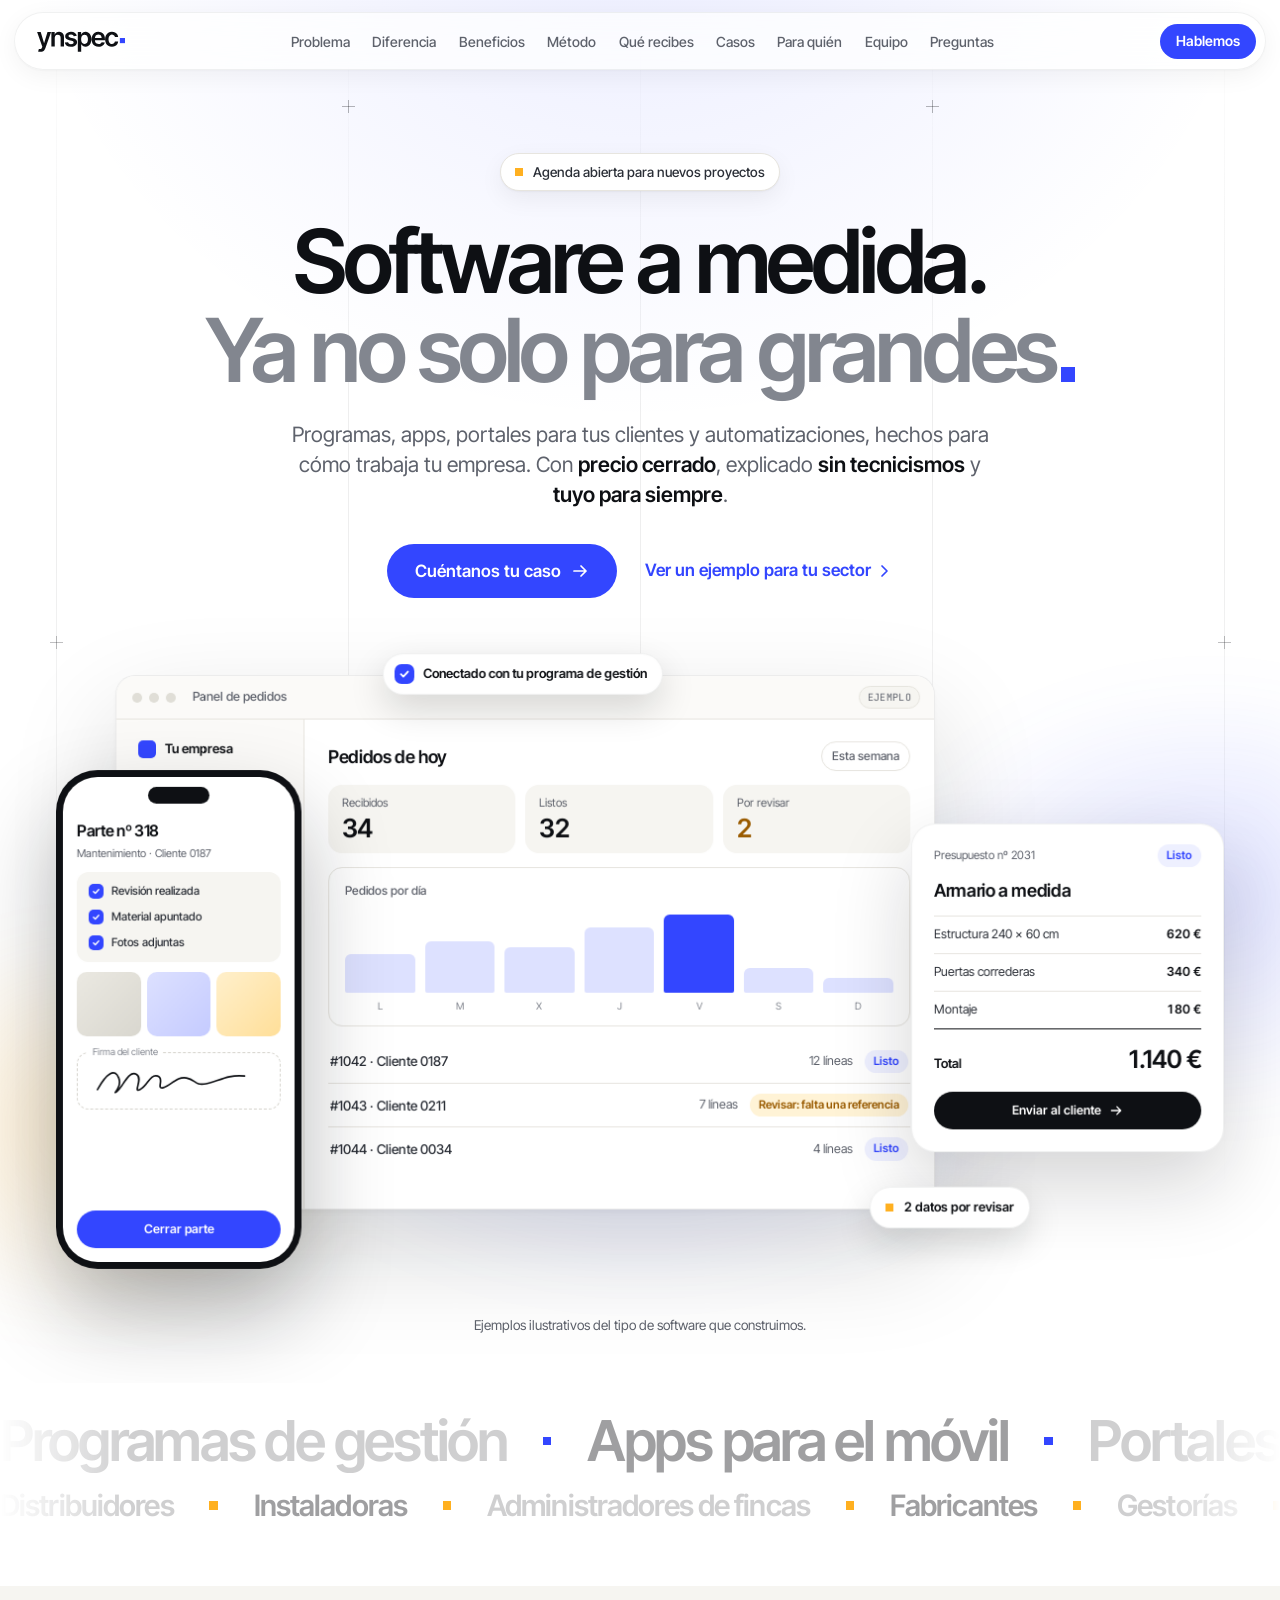
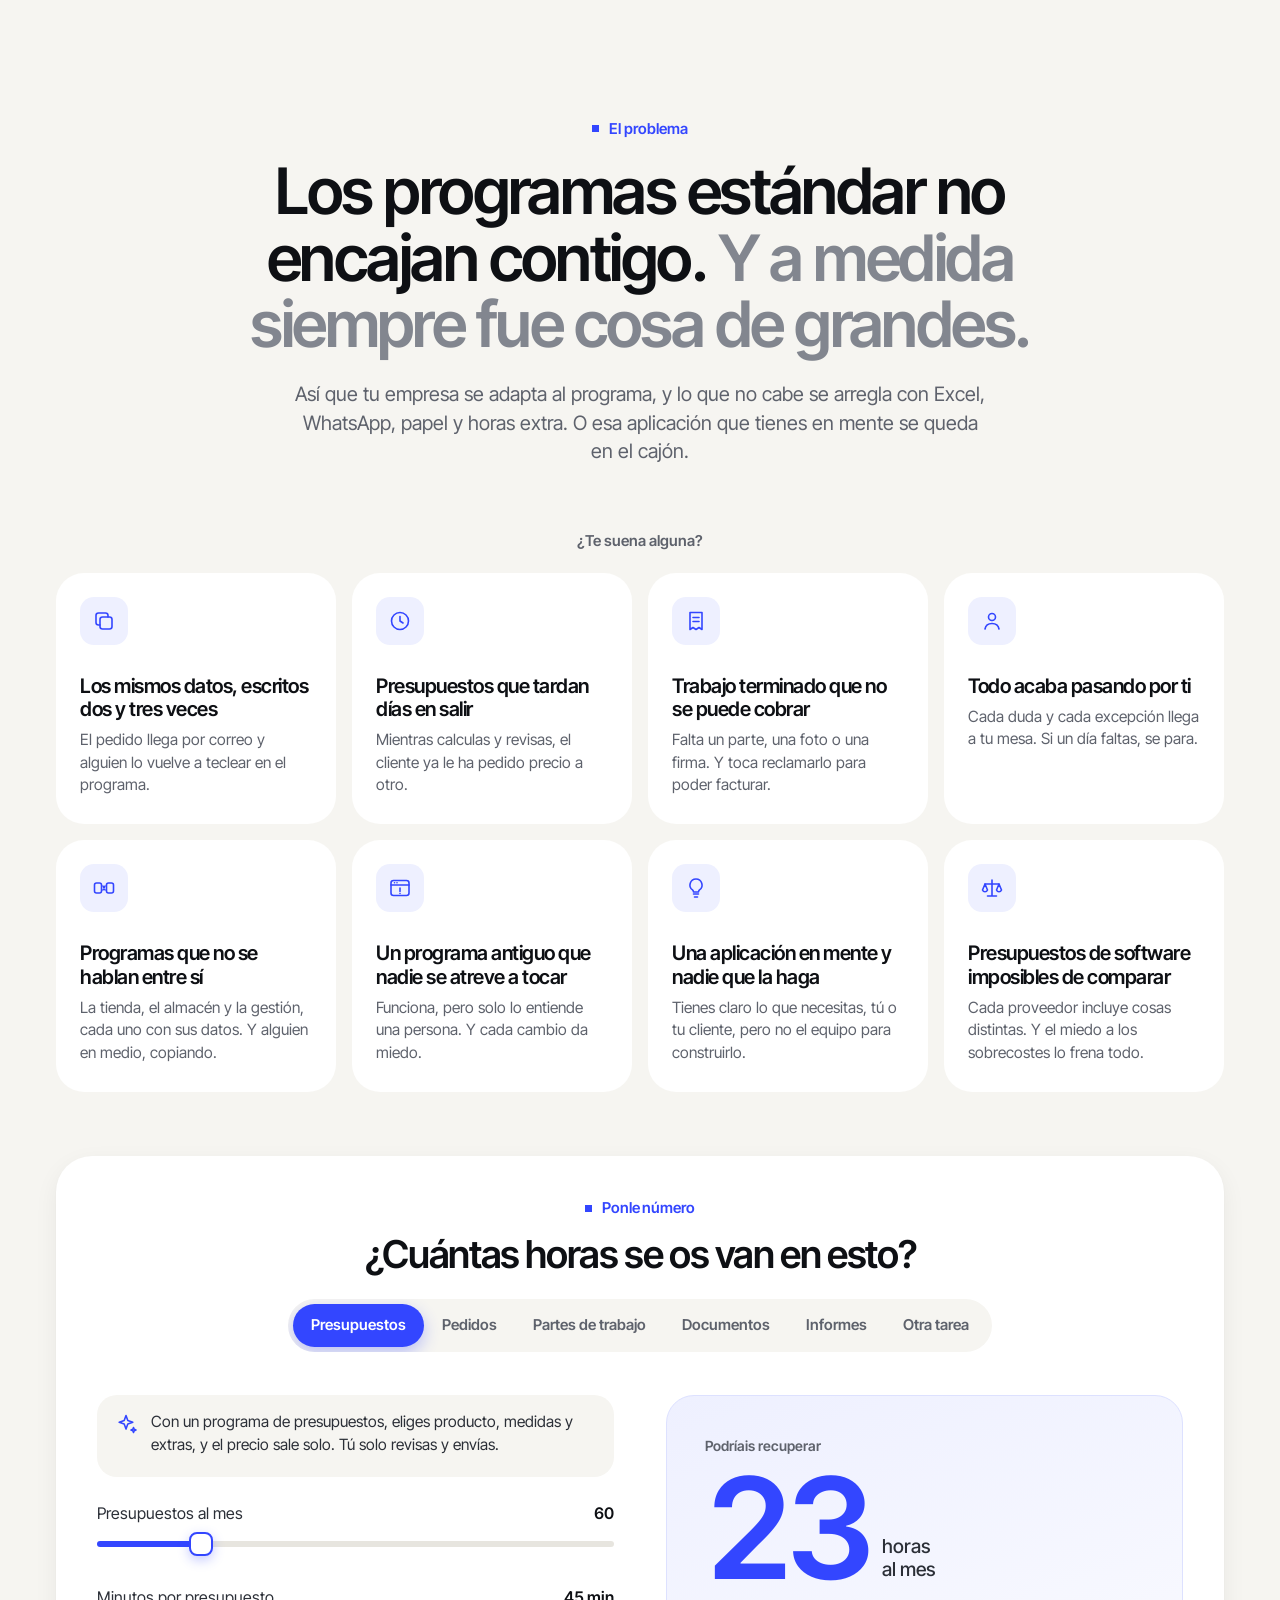
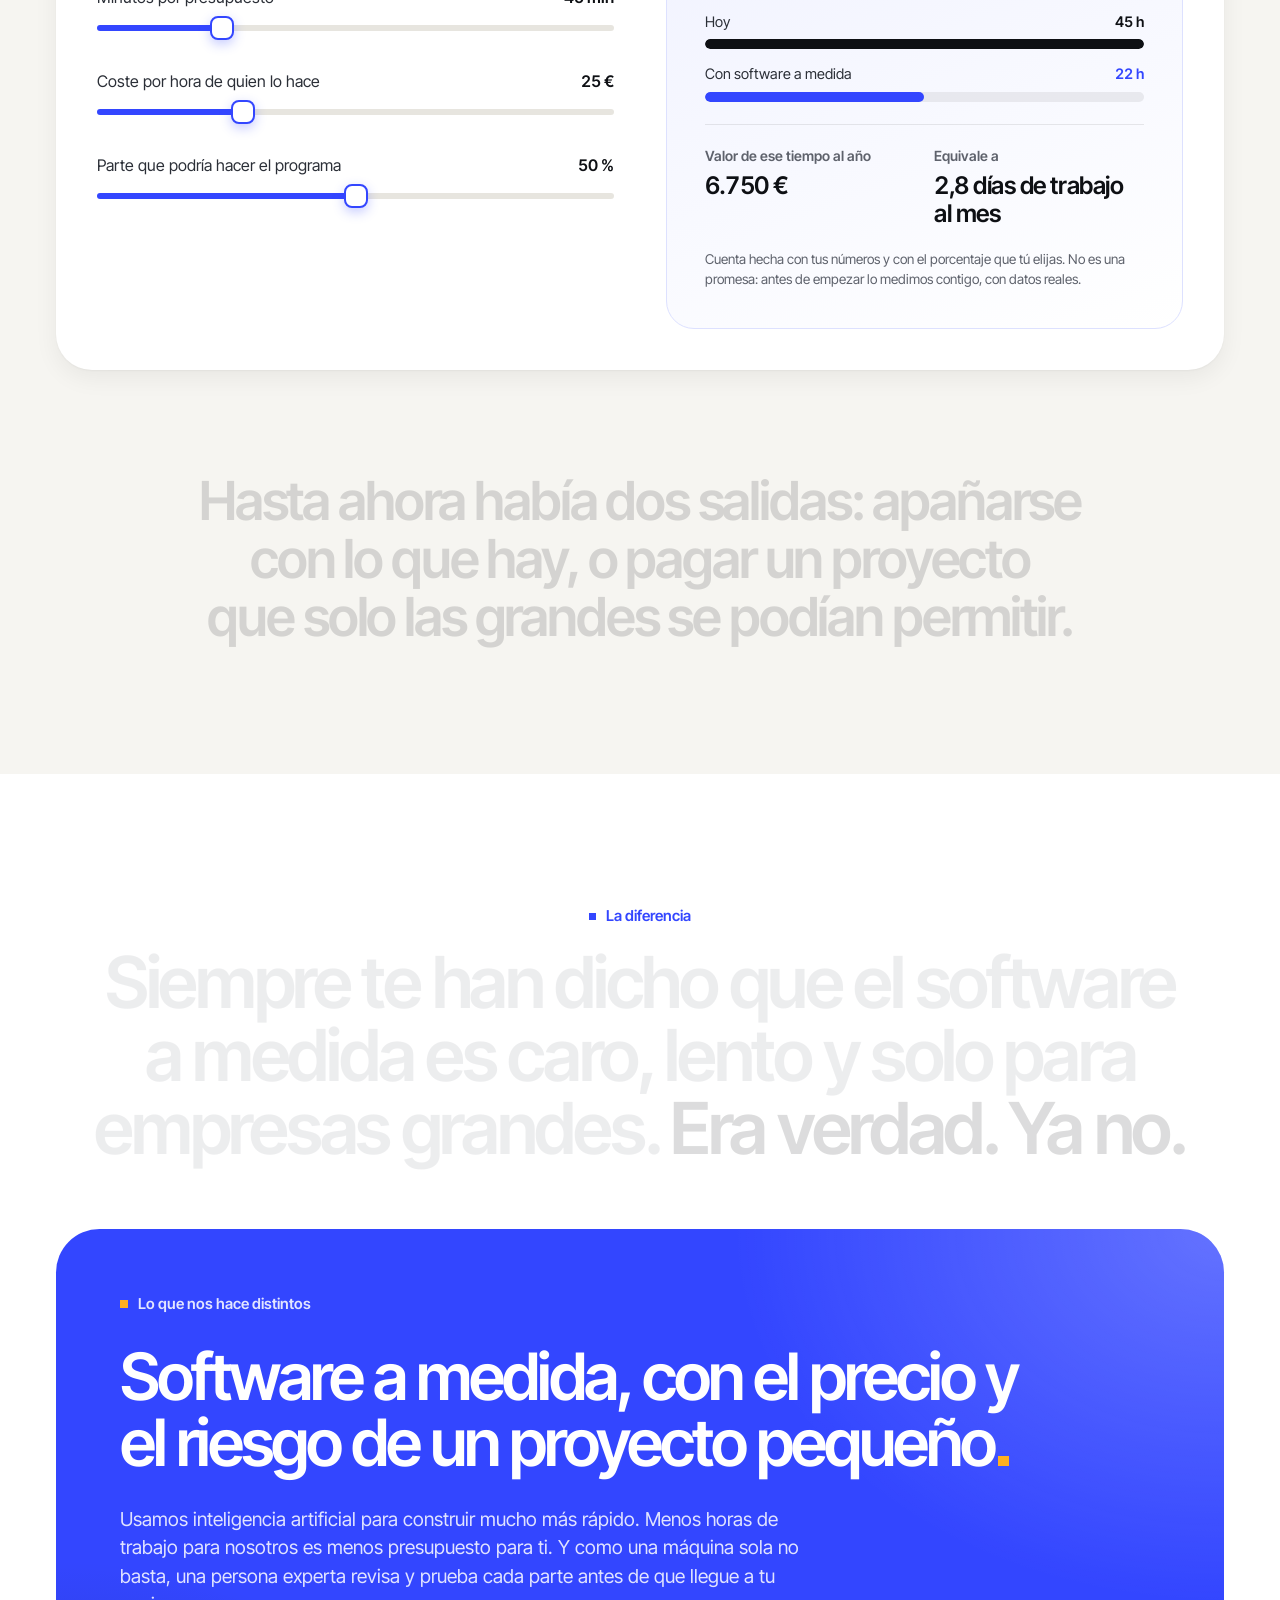
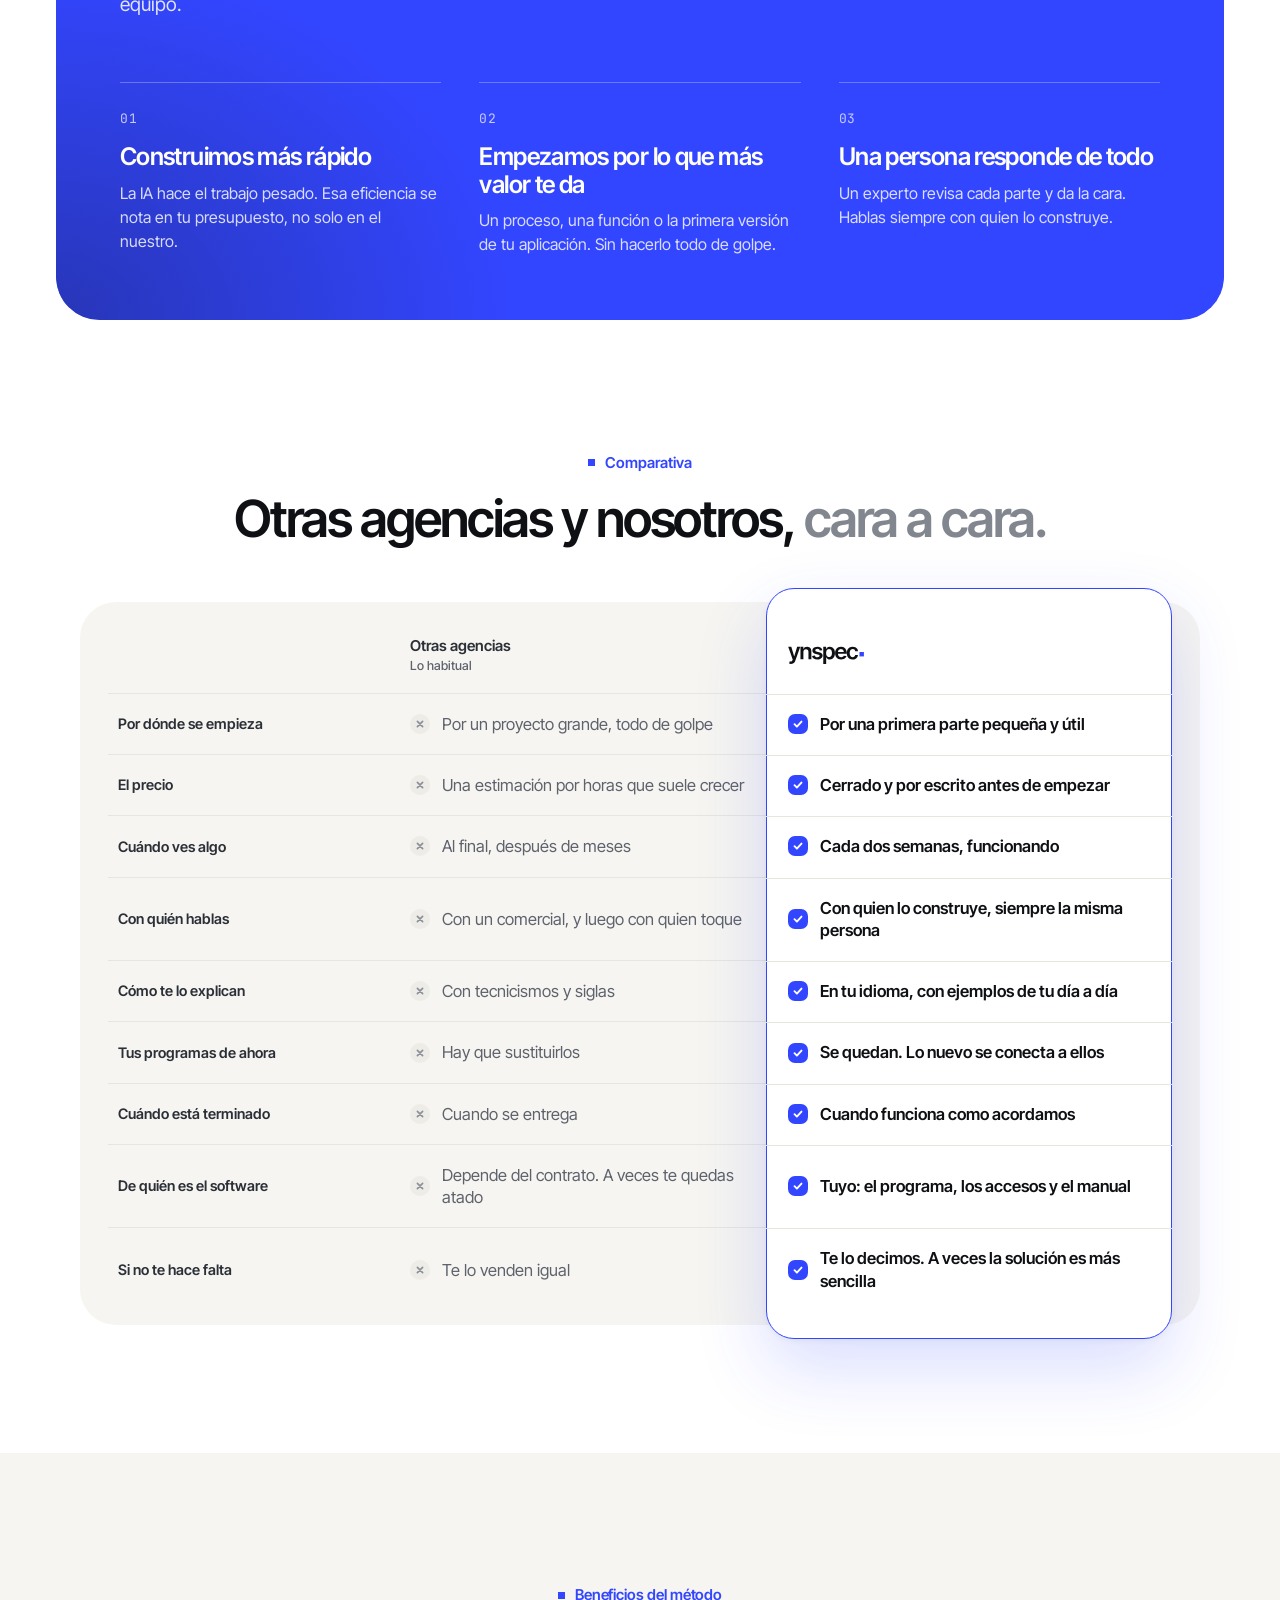
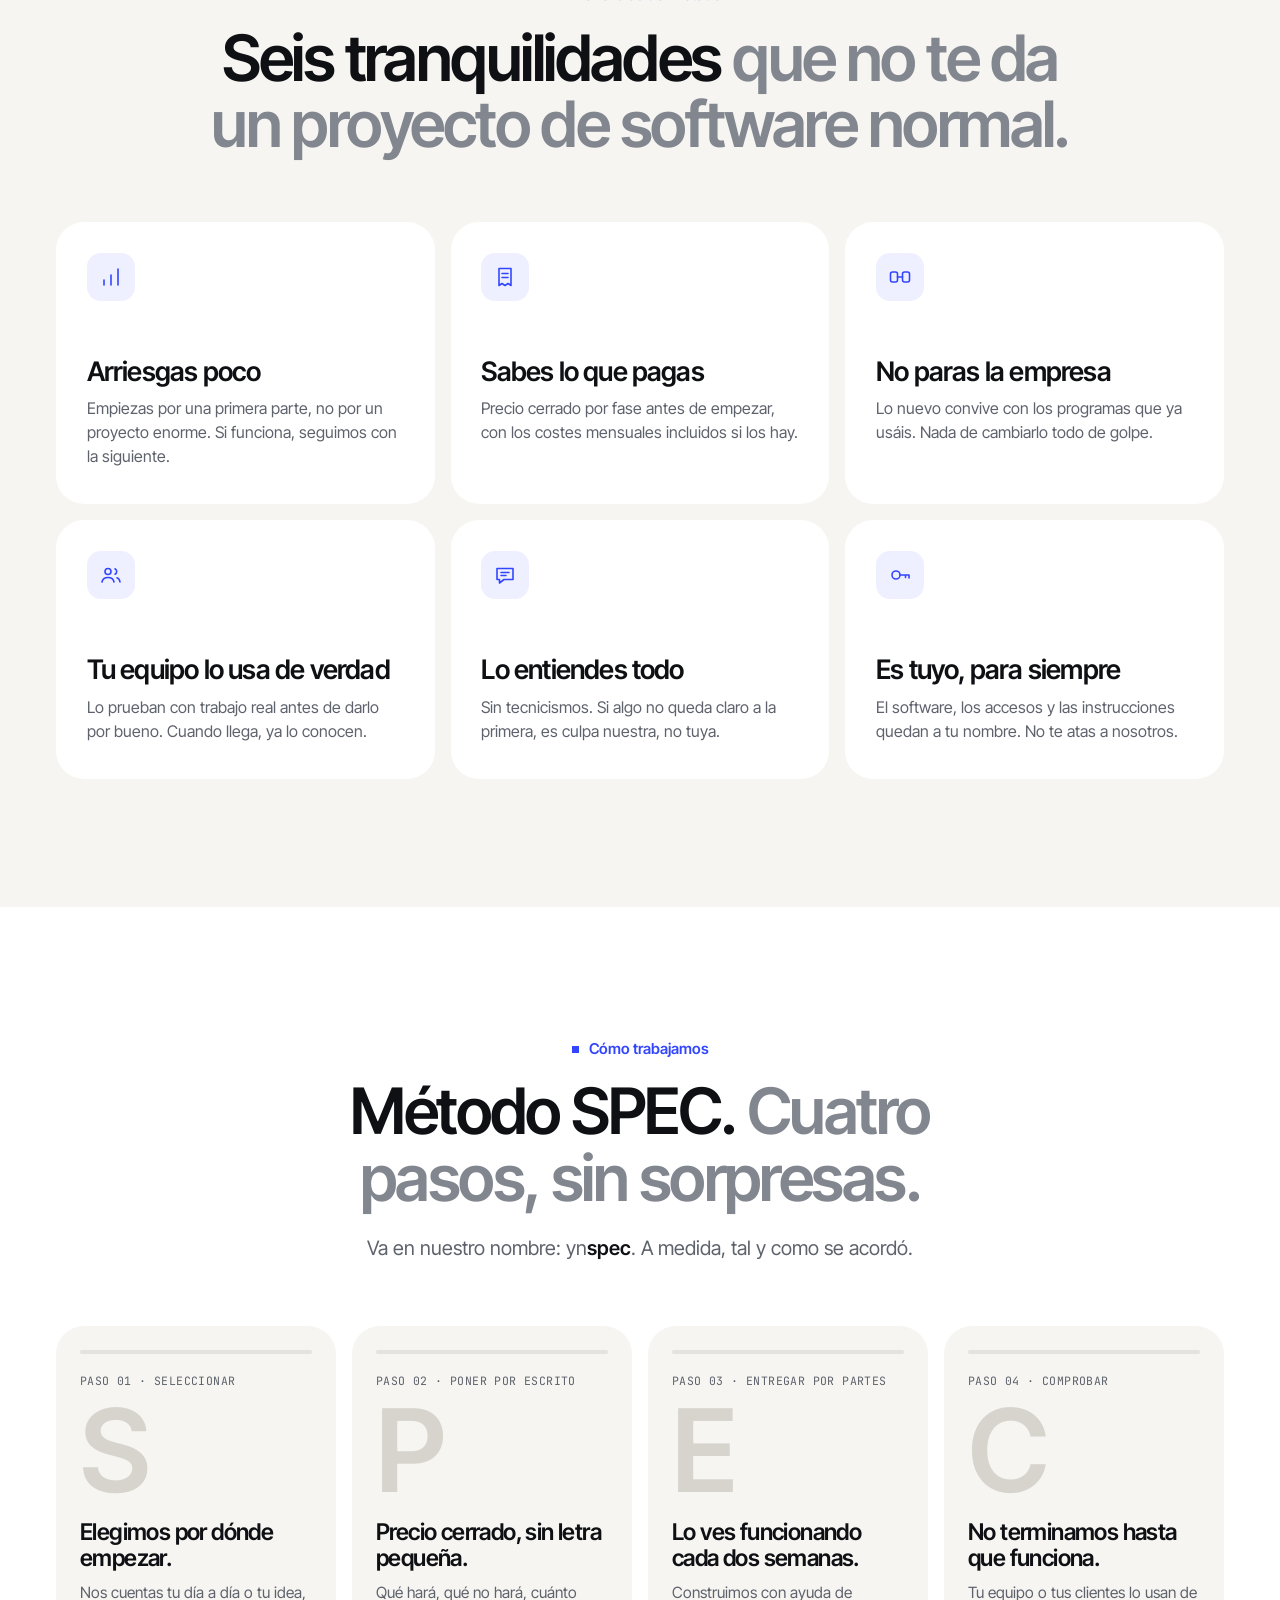
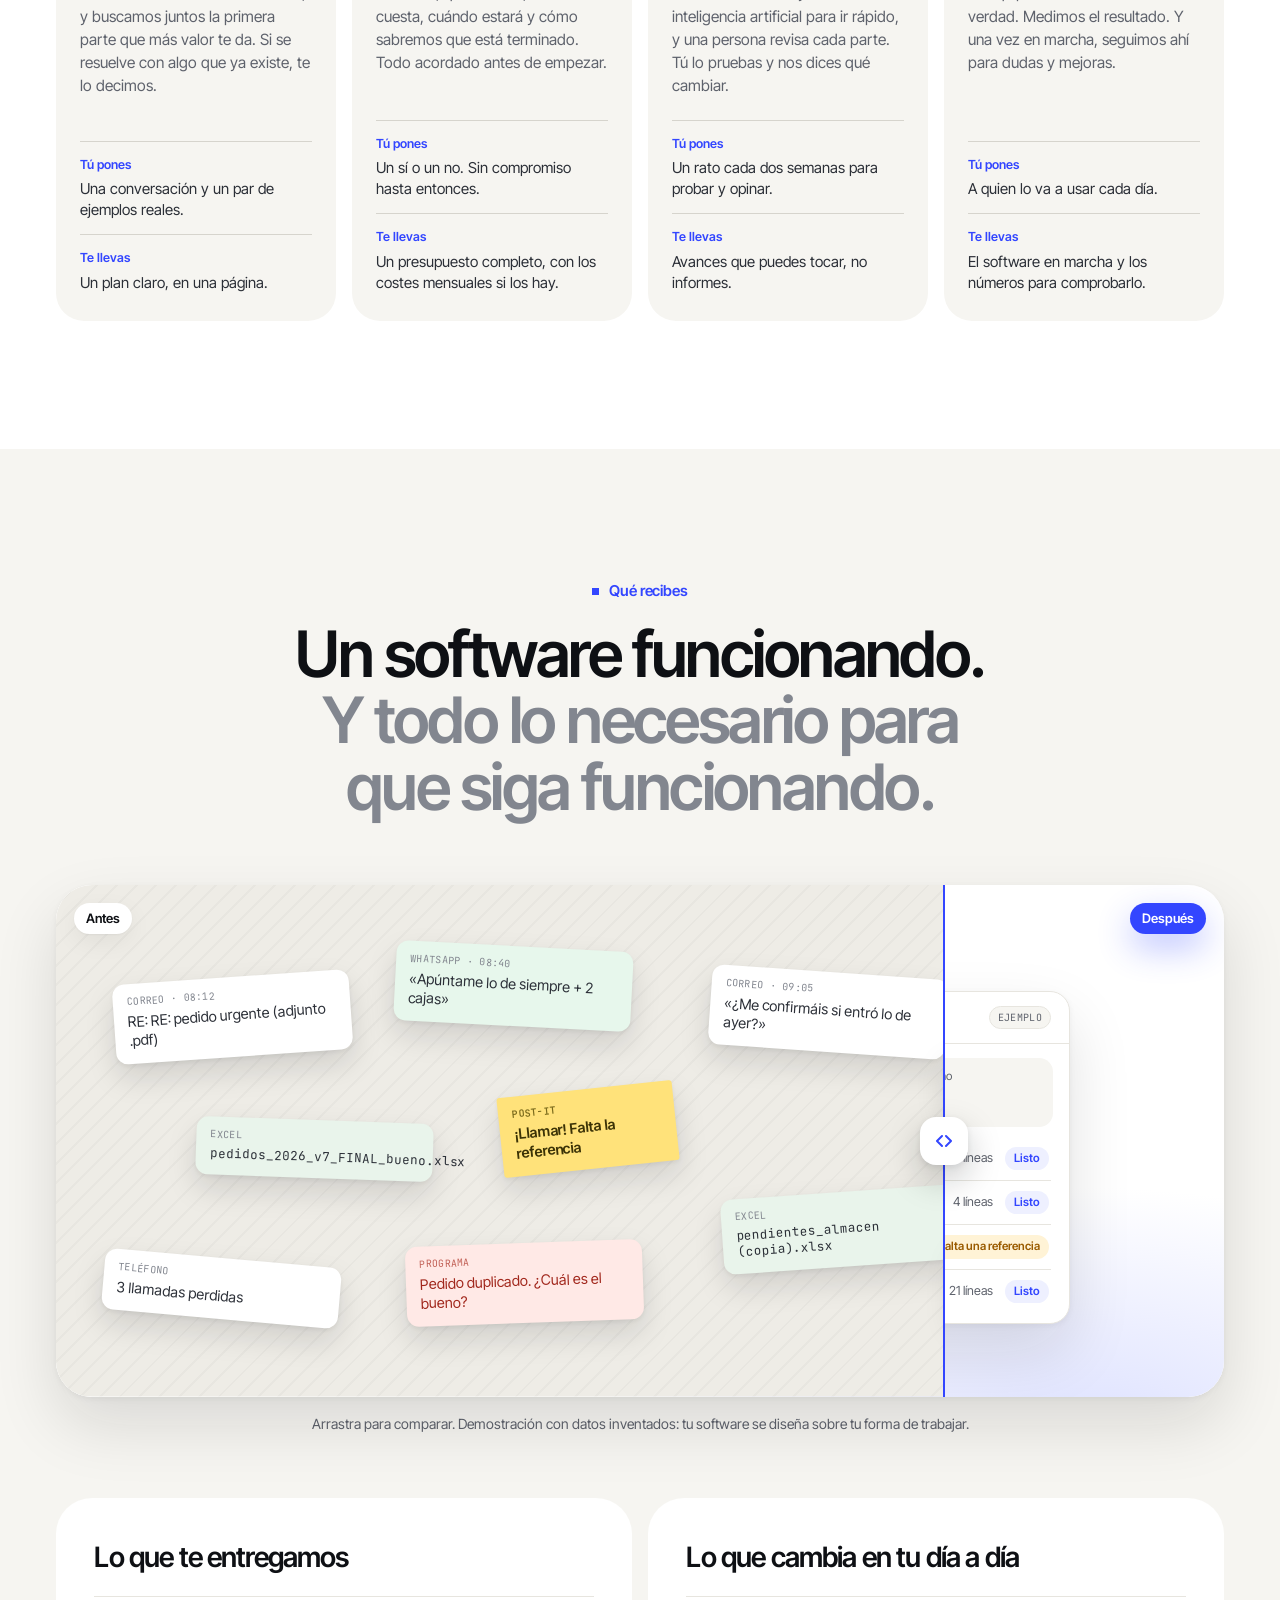
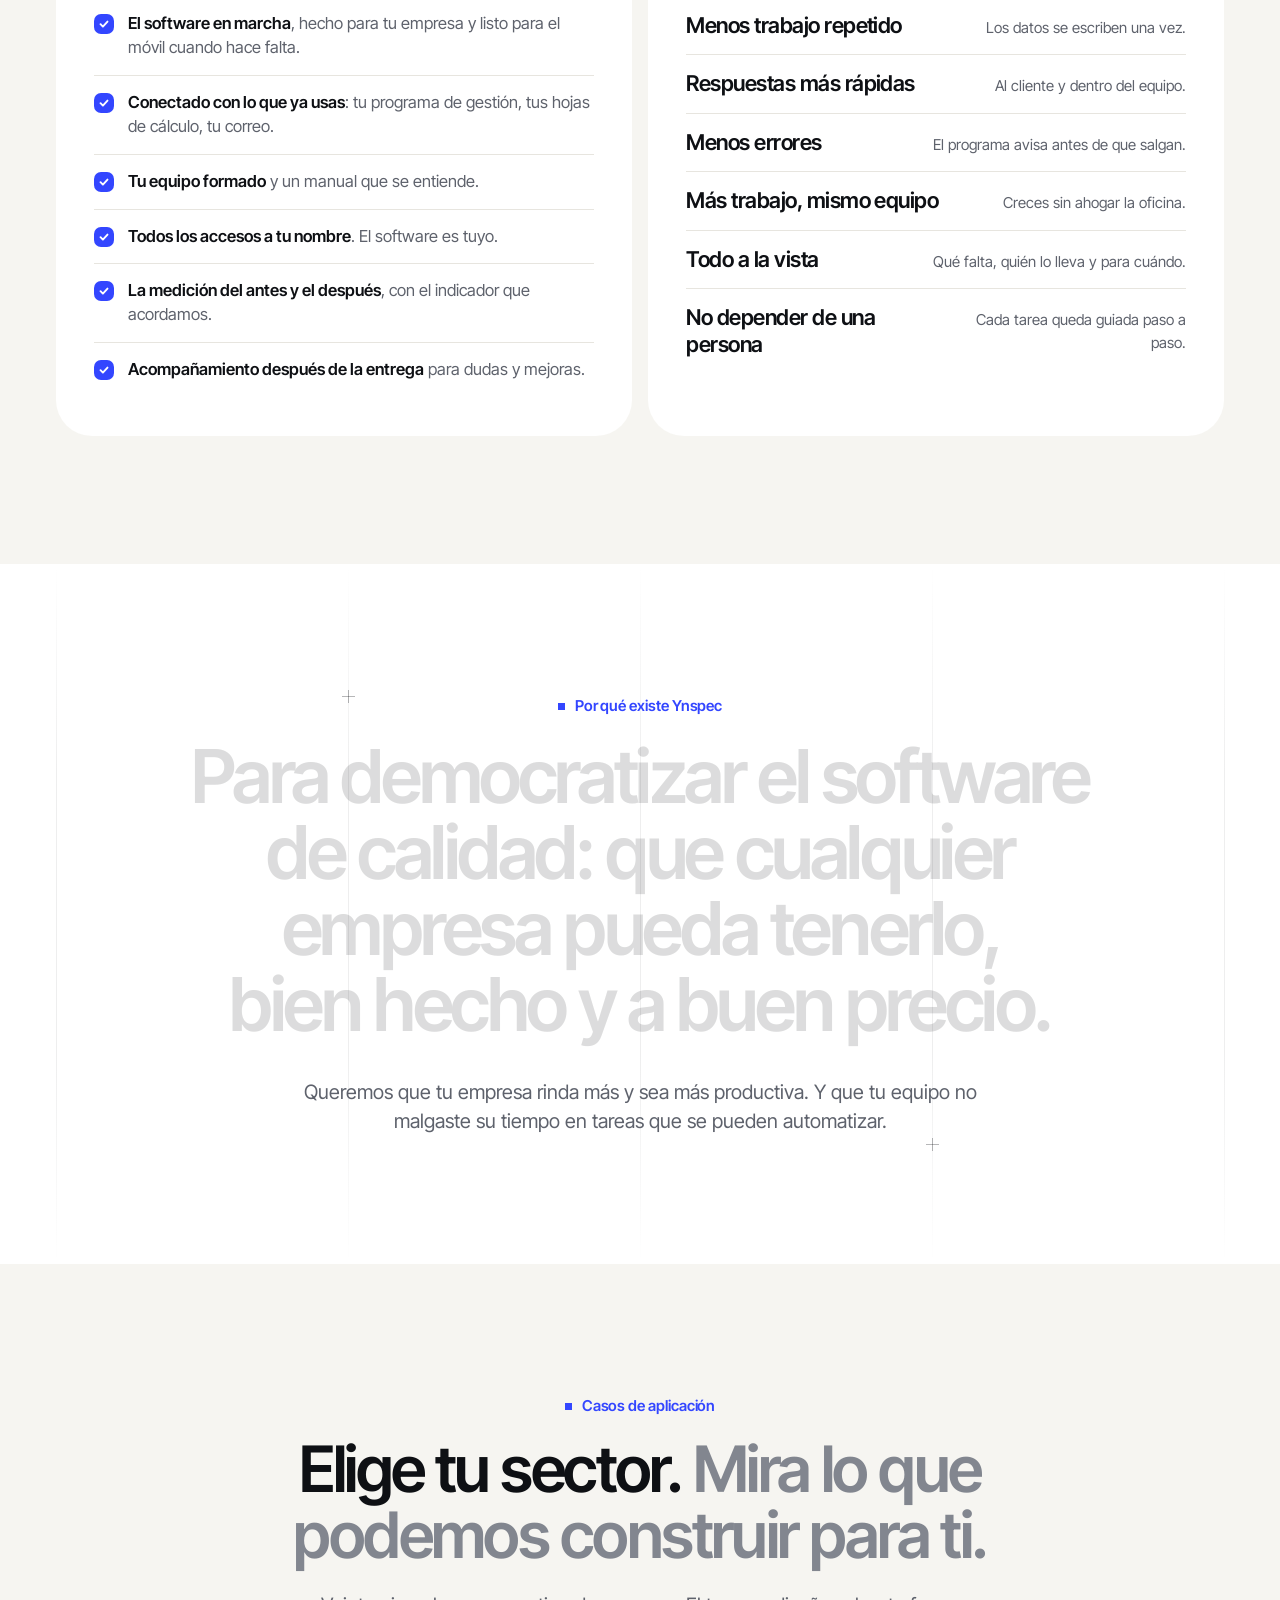
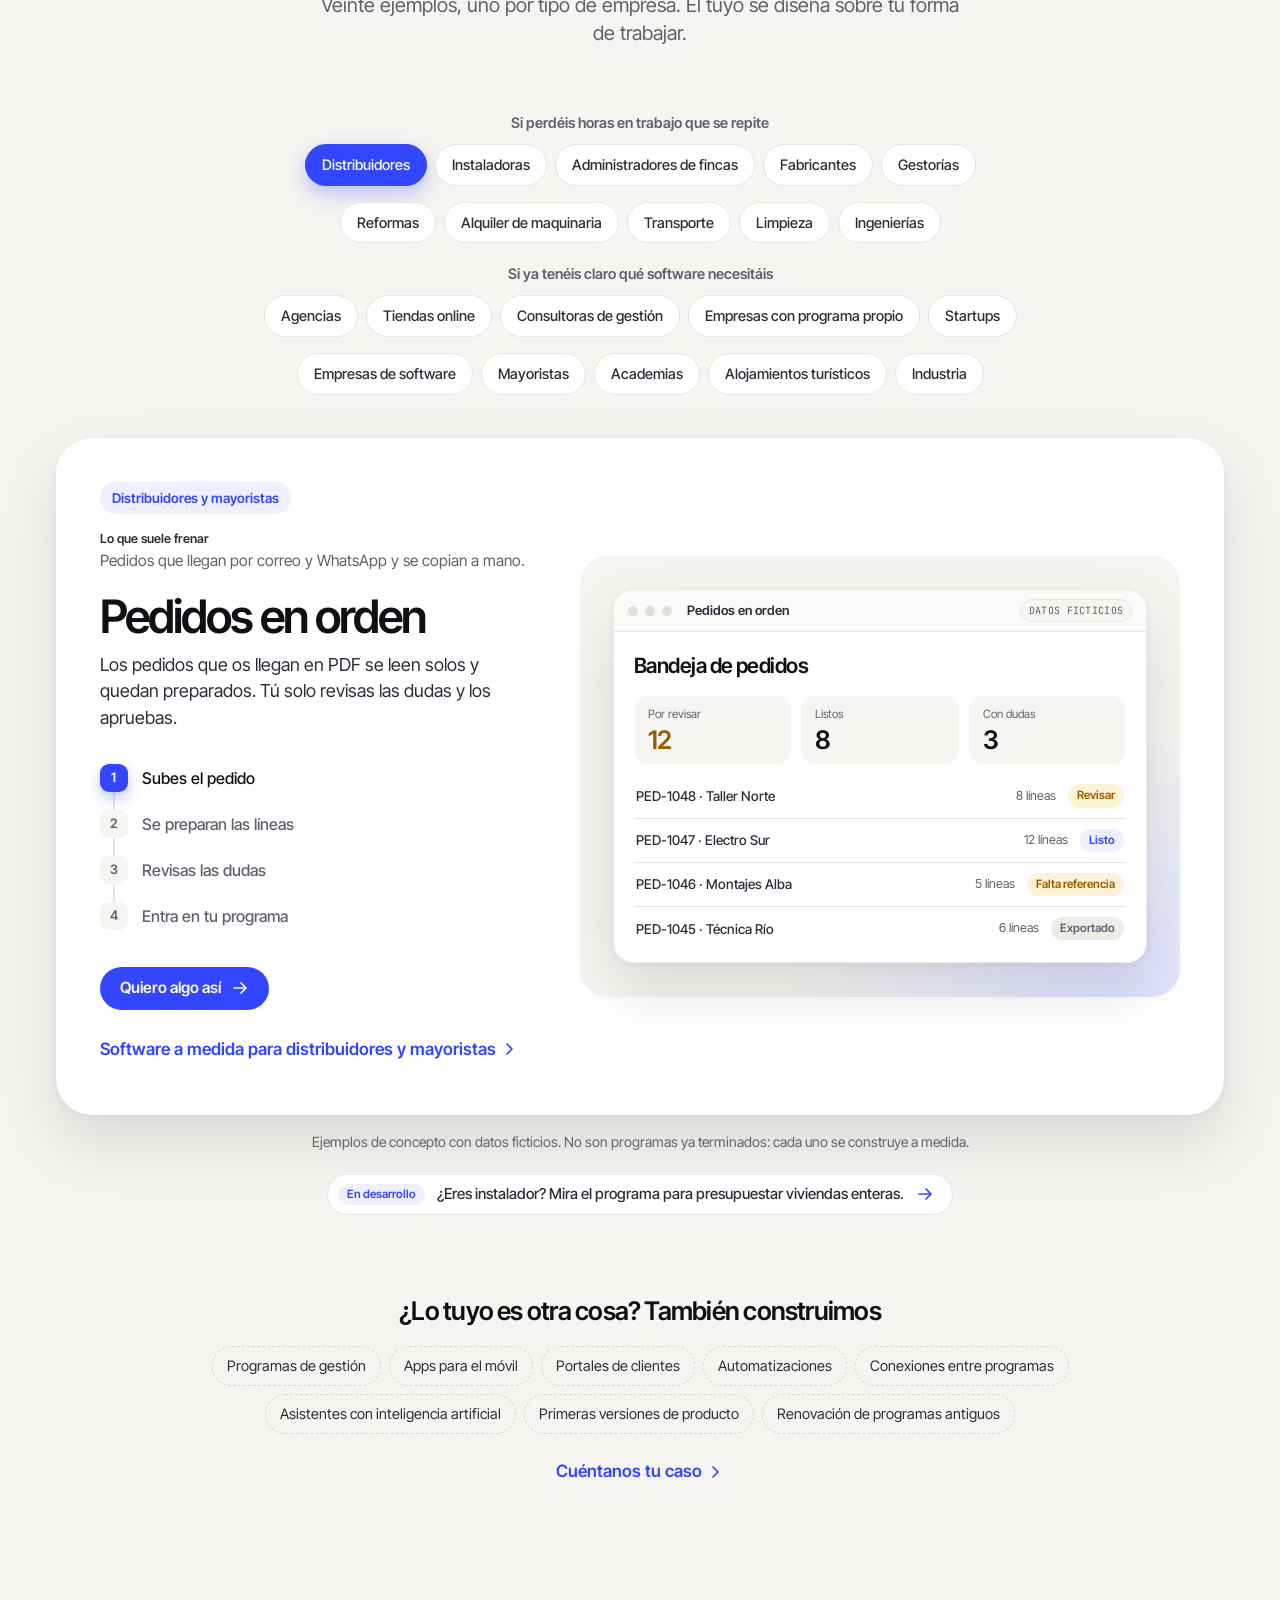
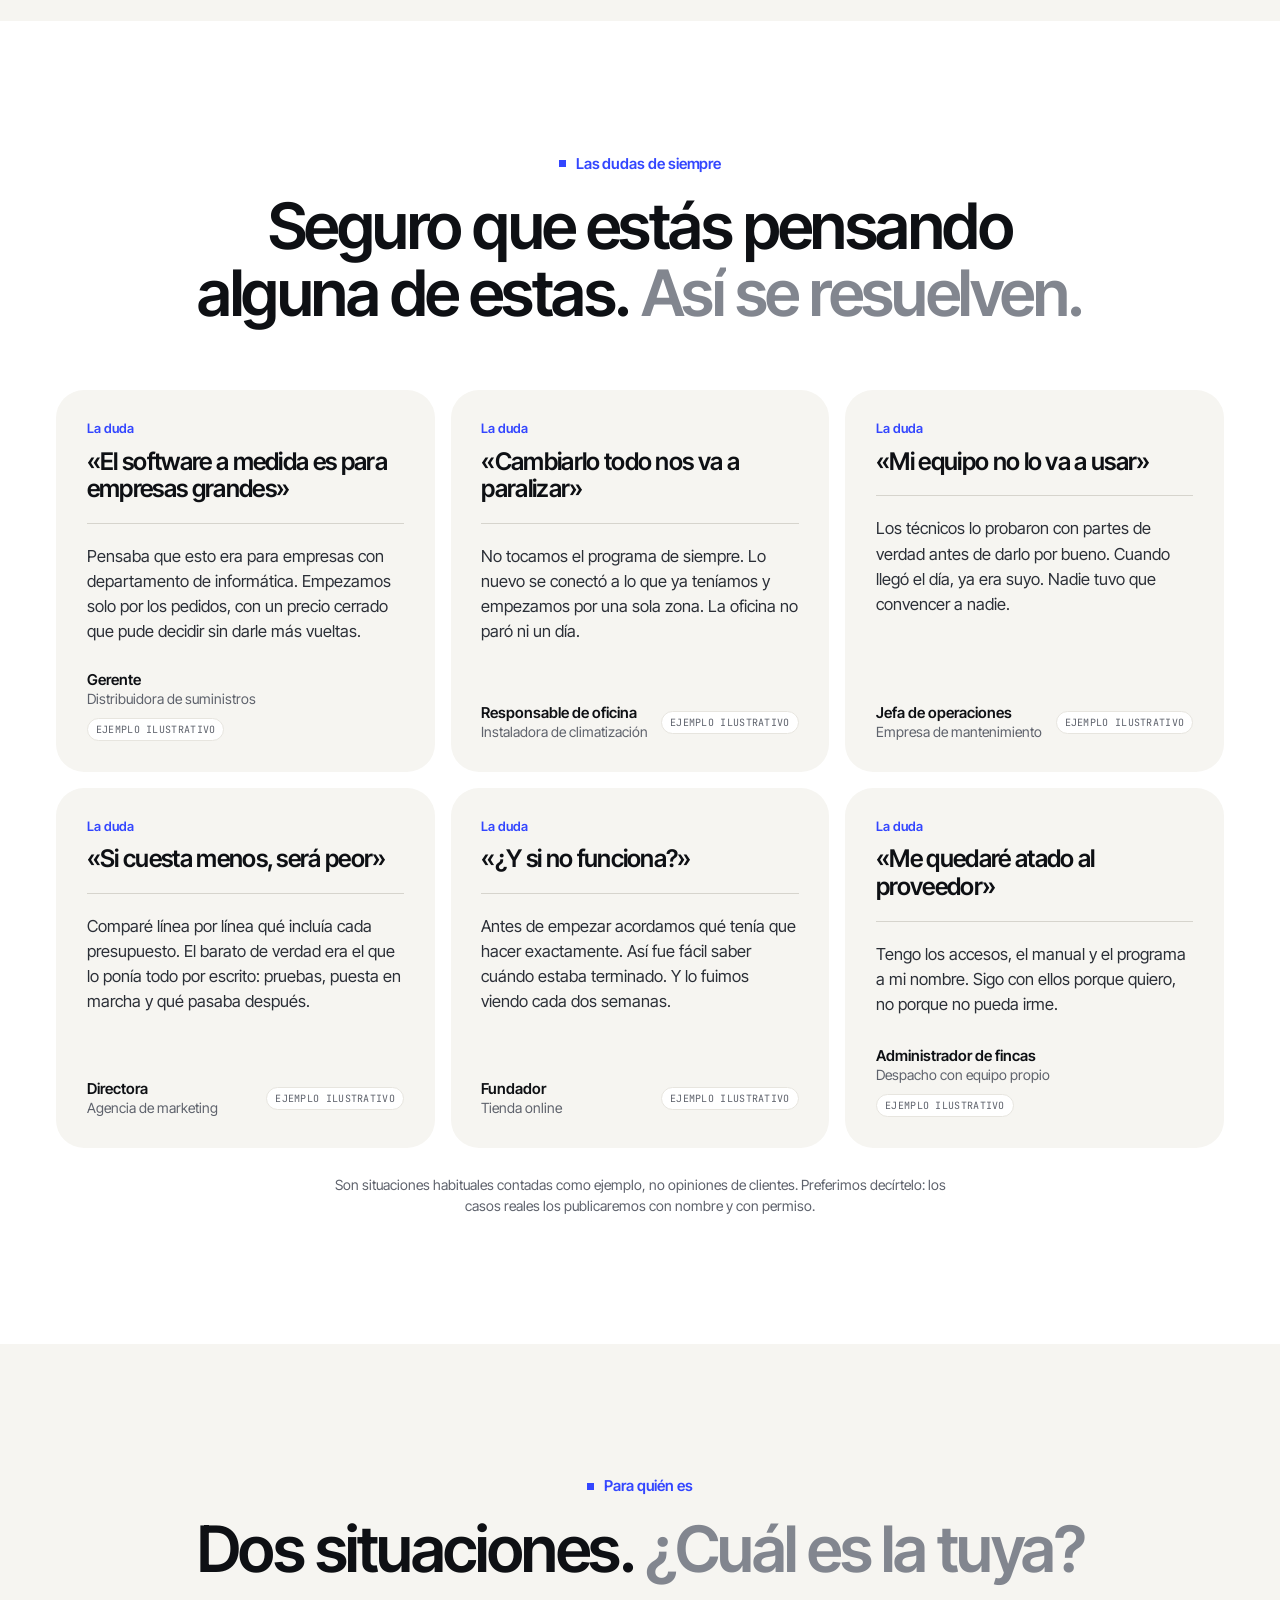
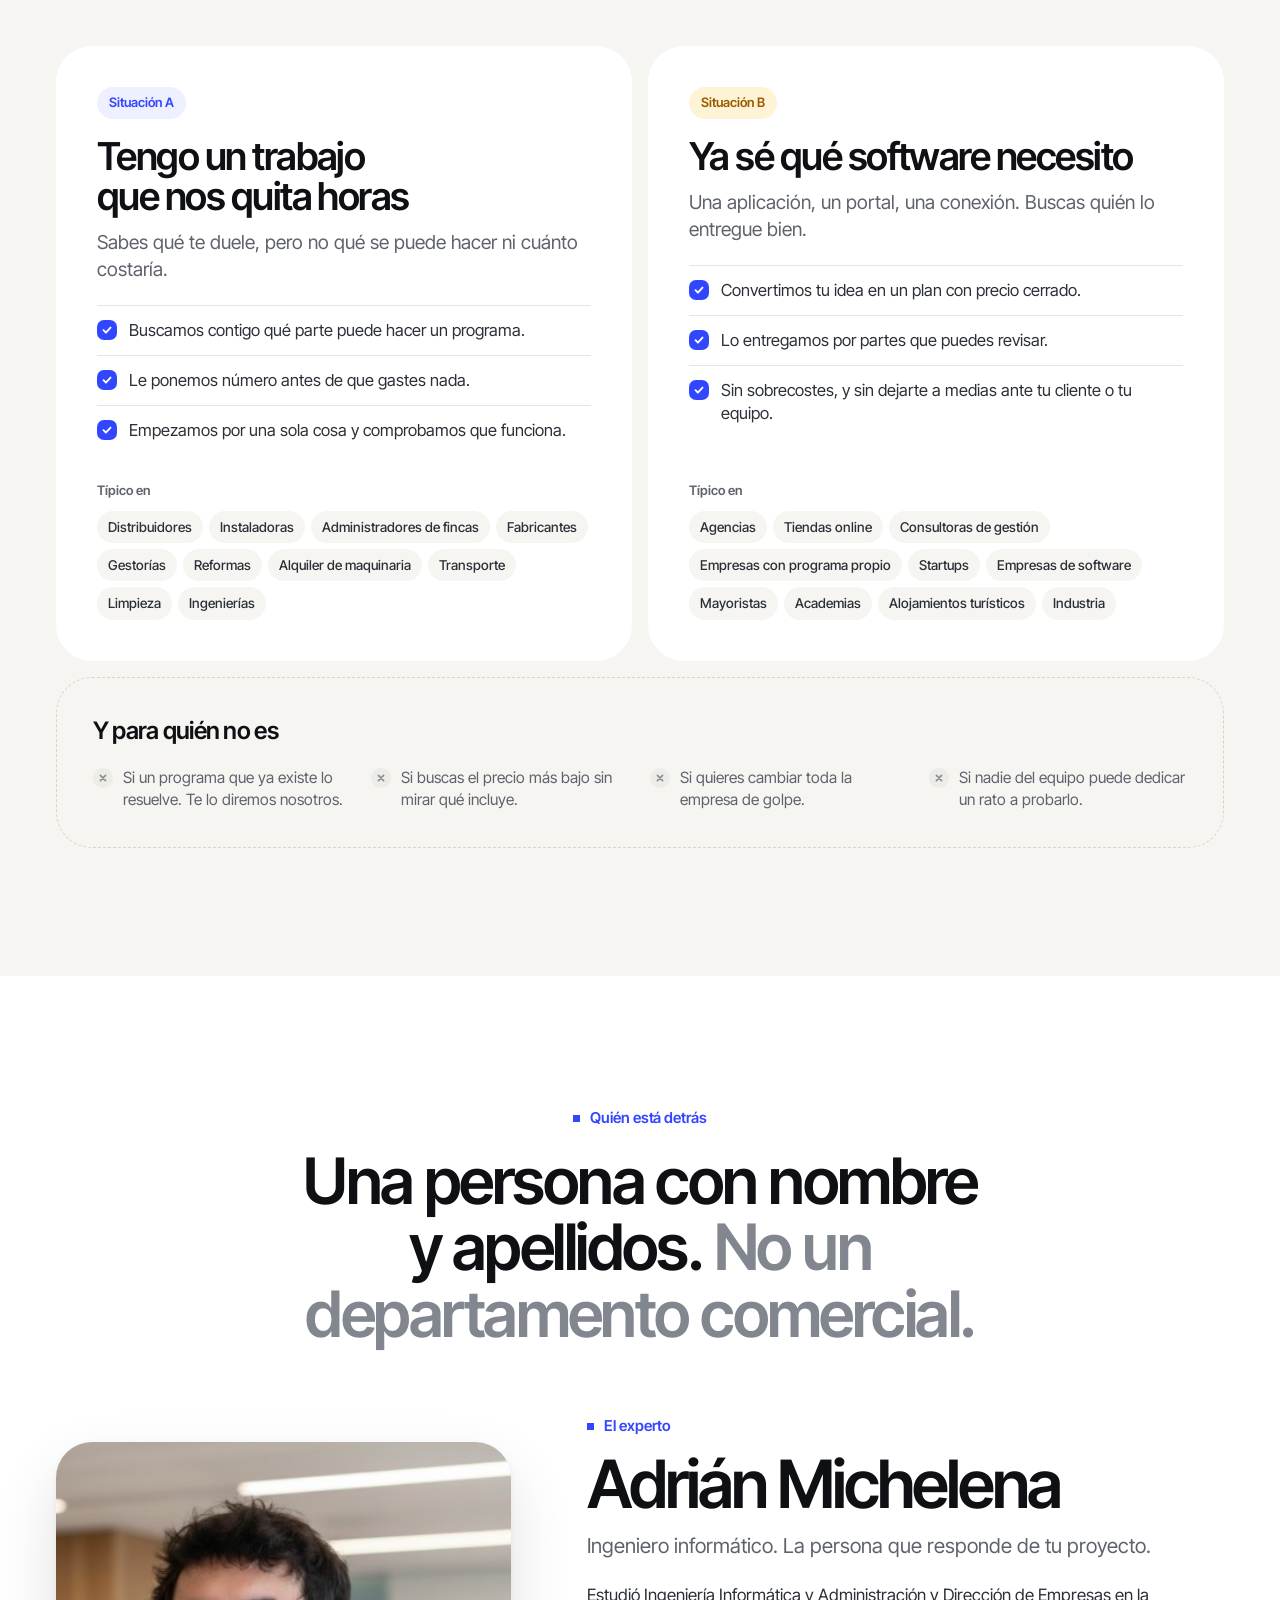
<file: index.html>
<!doctype html>
<html lang="es" class="no-js">
  <head>
    <meta charset="utf-8" />
    <meta name="viewport" content="width=device-width, initial-scale=1" />
    <title>Ynspec — Software a medida, ya no solo para grandes empresas</title>
    <meta
      name="description"
      content="Programas, apps, portales para tus clientes y automatizaciones hechos para tu empresa. Con precio cerrado, explicado sin tecnicismos y tuyo para siempre."
    />
    <meta name="theme-color" content="#ffffff" />
    <meta name="color-scheme" content="light" />
    <meta name="format-detection" content="telephone=no" />
    <meta property="og:title" content="Ynspec — Software a medida, ya no solo para grandes" />
    <meta
      property="og:description"
      content="Programas, apps, portales y automatizaciones hechos para tu empresa, con precio cerrado y por escrito."
    />
    <meta property="og:type" content="website" />
    <meta property="og:site_name" content="Ynspec" />
    <meta property="og:locale" content="es_ES" />
    <meta property="og:image" content="https://ynspec.com/assets/img/og.jpg?v=2" />
    <meta property="og:image:secure_url" content="https://ynspec.com/assets/img/og.jpg?v=2" />
    <meta name="twitter:image" content="https://ynspec.com/assets/img/og.jpg?v=2" />
    <meta property="og:url" content="https://ynspec.com/" />
    <link rel="canonical" href="https://ynspec.com/" />
    <meta property="og:image:width" content="1200" />
    <meta property="og:image:height" content="630" />
    <meta property="og:image:type" content="image/jpeg" />
    <meta property="og:image:alt" content="Ynspec — Software a medida, ya no solo para grandes" />
    <meta name="twitter:card" content="summary_large_image" />
    <meta name="twitter:title" content="Ynspec — Software a medida, ya no solo para grandes" />
    <meta name="twitter:description" content="Programas, apps, portales y automatizaciones hechos para tu empresa, con precio cerrado y por escrito." />
    <link rel="icon" href="assets/img/favicon-32.png" type="image/png" sizes="32x32" />
    <link rel="icon" href="assets/img/ynspec-simbolo-azul.svg" type="image/svg+xml" />
    <link rel="apple-touch-icon" href="assets/img/apple-touch-icon.png" />
    <link rel="manifest" href="/site.webmanifest" />
    <link rel="preconnect" href="https://fonts.googleapis.com" />
    <link rel="preconnect" href="https://fonts.gstatic.com" crossorigin />
    <link
      href="https://fonts.googleapis.com/css2?family=Inter+Tight:wght@400;500;600;700&family=JetBrains+Mono:wght@400;500&display=swap"
      rel="stylesheet"
    />
    <link rel="stylesheet" href="assets/css/styles.css" />
    <script>
      document.documentElement.classList.replace('no-js', 'js');
    </script>
    <script type="application/ld+json">{"@context": "https://schema.org", "@graph": [{"@type": "Organization", "@id": "https://ynspec.com/#org", "name": "Ynspec", "legalName": "Adinhub Solutions, S.L.", "taxID": "B26680603", "url": "https://ynspec.com/", "logo": "https://ynspec.com/assets/img/icon-512.png", "email": "hola@ynspec.com", "address": {"@type": "PostalAddress", "streetAddress": "Calle Portuetxe, 14 - Ofi 3º", "postalCode": "20018", "addressLocality": "Donostia/San Sebastián", "addressRegion": "Gipuzkoa", "addressCountry": "ES"}, "founder": {"@type": "Person", "name": "Adrián Michelena", "jobTitle": "Ingeniero informático"}}, {"@type": "WebSite", "@id": "https://ynspec.com/#web", "url": "https://ynspec.com/", "name": "Ynspec", "inLanguage": "es-ES", "publisher": {"@id": "https://ynspec.com/#org"}}, {"@type": "Service", "@id": "https://ynspec.com/#servicio", "name": "Software a medida para pymes", "serviceType": "Desarrollo de software a medida", "provider": {"@id": "https://ynspec.com/#org"}, "areaServed": {"@type": "Country", "name": "España"}, "description": "Programas, apps, portales para clientes y automatizaciones hechos a medida para tu empresa, con precio cerrado y por escrito."}]}</script>
    <script type="application/ld+json">{"@context": "https://schema.org", "@type": "FAQPage", "mainEntity": [{"@type": "Question", "name": "¿Qué tipo de software hacéis?", "acceptedAnswer": {"@type": "Answer", "text": "Casi todo lo que una empresa puede necesitar: programas de gestión, aplicaciones para el móvil y el ordenador, portales para tus clientes, conexiones entre los programas que ya usas, automatizaciones, herramientas con inteligencia artificial y primeras versiones de un producto. También ponemos al día programas antiguos."}}, {"@type": "Question", "name": "¿Cuánto cuesta?", "acceptedAnswer": {"@type": "Answer", "text": "Depende de lo que necesites, pero nunca empezamos sin que sepas el precio completo: lo que cuesta hacerlo y, si los hay, los costes de cada mes. Empezar por una primera parte pequeña es justo lo que lo hace asumible para una pyme."}}, {"@type": "Question", "name": "¿Cuánto tarda?", "acceptedAnswer": {"@type": "Answer", "text": "También depende. Antes de empezar tendrás un calendario por escrito, y cada dos semanas verás un avance funcionando. No hay meses de silencio."}}, {"@type": "Question", "name": "¿Tengo que cambiar los programas que ya uso?", "acceptedAnswer": {"@type": "Answer", "text": "No. Lo primero que miramos es si lo que ya tienes puede resolverlo o conectarse. Lo nuevo convive con tu programa de gestión, tus hojas de cálculo y tu correo."}}, {"@type": "Question", "name": "¿Y si a mi equipo le cuesta la tecnología?", "acceptedAnswer": {"@type": "Answer", "text": "Por eso lo prueban ellos antes de darlo por bueno. Hacemos pantallas claras, con pocos pasos, y les enseñamos a usarlo con su propio trabajo, no con ejemplos de manual."}}, {"@type": "Question", "name": "¿Y si la inteligencia artificial se equivoca?", "acceptedAnswer": {"@type": "Answer", "text": "La IA nos ayuda a construir más rápido, pero una persona revisa y prueba todo. Y cuando el programa duda de un dato, no se lo inventa: lo deja a la vista para que alguien de tu equipo lo revise."}}, {"@type": "Question", "name": "¿No puedo hacerlo yo mismo con ChatGPT?", "acceptedAnswer": {"@type": "Answer", "text": "Para probar una idea, sí, y te animamos. Para trabajar cada día con los datos reales de tu empresa hace falta más: permisos, conexión con tus programas, control de errores y alguien que responda si algo falla."}}, {"@type": "Question", "name": "Soy una agencia o tengo equipo técnico. ¿Podéis trabajar con nosotros?", "acceptedAnswer": {"@type": "Answer", "text": "Sí. Podemos encargarnos de una parte concreta con reglas claras desde el principio: quién habla con el cliente, qué se entrega, en qué plazo y con qué confidencialidad."}}, {"@type": "Question", "name": "¿De quién es el software?", "acceptedAnswer": {"@type": "Answer", "text": "Tuyo. Te quedas con el programa, los accesos y las instrucciones. Si un día quieres seguir con otro equipo, puedes hacerlo."}}, {"@type": "Question", "name": "¿Qué pasa después de la entrega?", "acceptedAnswer": {"@type": "Answer", "text": "Seguimos ahí. Acordamos por escrito qué acompañamiento quieres para dudas, ajustes y mejoras, y cuánto cuesta. Sin cuotas escondidas."}}, {"@type": "Question", "name": "¿Qué necesitáis de mí?", "acceptedAnswer": {"@type": "Answer", "text": "Una persona que conozca bien lo que hay que resolver y un rato cada dos semanas para probar y decidir. Del resto nos ocupamos nosotros."}}, {"@type": "Question", "name": "¿Por qué debería fiarme de vosotros?", "acceptedAnswer": {"@type": "Answer", "text": "No te pedimos que te fíes: te pedimos que lo compruebes. Empezamos por algo pequeño, con todo por escrito, y lo ves avanzar cada dos semanas. Si no te convence la primera fase, no hay segunda."}}]}</script>
  </head>
  <body>
    <!-- ───────────── SPRITE SVG ───────────── -->
    <svg xmlns="http://www.w3.org/2000/svg" class="sprite" aria-hidden="true" focusable="false">
      <symbol id="logo" viewBox="0 20 240 57">
        <path
          fill="currentColor"
          d="M9.176 76.695q-1.899 .035-3.516-.263-1.599-.299-2.549-.686l2.162-7.189 .44 .105q2.83 .756 4.816 .123 1.987-.615 3.182-3.814l.791-2.145-14.203-40.131h9.791l9.035 29.707h.422l9.088-29.707h9.861l-15.75 44.051q-1.09 3.129-2.9 5.361-1.793 2.233-4.43 3.411-2.619 1.177-6.24 1.177zM48.434 38.99v23.01h-9.246v-39.305h9.07v6.715h.439q1.354-3.305 4.219-5.256 2.883-1.951 7.295-1.951 4.06 0 7.084 1.74 3.023 1.723 4.693 5.028 1.688 3.304 1.688 8.033v24.996h-9.246v-23.555q0-3.937-2.039-6.17-2.039-2.232-5.625-2.232-2.426 0-4.307 1.055-1.881 1.054-2.953 3.058-1.072 1.987-1.072 4.834zM108.504 33.137l-8.42 .879q-.51-1.916-2.268-3.411-1.757-1.511-4.974-1.511-2.883 0-4.834 1.265-1.934 1.266-1.934 3.252 0 1.705 1.283 2.813 1.284 1.107 4.272 1.775l6.697 1.406q5.555 1.178 8.279 3.797 2.743 2.619 2.743 6.821 0 3.709-2.145 6.539-2.144 2.83-5.924 4.429-3.761 1.6-8.683 1.6-7.207 0-11.602-3.041-4.377-3.059-5.256-8.473l9.018-.843q.615 2.654 2.619 4.007 2.021 1.336 5.203 1.336 3.305 0 5.309-1.353 2.021-1.354 2.021-3.322 0-3.323-5.308-4.483l-6.698-1.441q-5.642-1.213-8.367-3.973-2.707-2.76-2.707-7.049 0-3.656 2.004-6.328 2.004-2.672 5.59-4.148 3.586-1.477 8.314-1.477 6.926 0 10.881 2.971 3.955 2.953 4.887 7.963zM111.305 76.695v-54h9.07v6.504h.563q.703-1.406 2.003-3.041 1.319-1.635 3.534-2.795 2.232-1.16 5.713-1.16 4.535 0 8.191 2.32 3.656 2.321 5.818 6.838 2.162 4.5 2.162 11.057 0 6.451-2.109 11.004-2.109 4.535-5.783 6.908-3.656 2.373-8.297 2.373-3.357 0-5.59-1.125-2.232-1.142-3.586-2.742-1.336-1.617-2.056-3.059h-.387v20.918zM129.621 55.127q3.041 0 5.098-1.652 2.074-1.67 3.129-4.553 1.054-2.883 1.054-6.539 0-3.656-1.054-6.487-1.037-2.847-3.094-4.482-2.039-1.635-5.133-1.635-2.988 0-5.045 1.565-2.056 1.547-3.129 4.377-1.072 2.83-1.072 6.662 0 3.797 1.072 6.662 1.09 2.865 3.147 4.482 2.074 1.6 5.027 1.6zM167.912 62.791q-5.924 0-10.23-2.478-4.289-2.497-6.592-7.032-2.285-4.552-2.285-10.705 0-6.064 2.285-10.635 2.285-4.587 6.433-7.154 4.166-2.584 9.774-2.584 3.621 0 6.873 1.178 3.269 1.16 5.783 3.586 2.514 2.408 3.938 6.152 1.441 3.744 1.441 8.93v2.847h-32.221v-6.205h27.616l-4.307 1.829q0-3.323-1.02-5.801-1.019-2.496-3.041-3.903-2.004-1.406-4.992-1.406-2.988 0-5.097 1.424-2.092 1.406-3.2 3.779-1.107 2.356-1.107 5.274v4.306q0 3.604 1.248 6.153 1.266 2.549 3.533 3.884 2.285 1.336 5.274 1.336 1.986 0 3.621-.562 1.634-.58 2.812-1.723 1.178-1.142 1.793-2.795l8.649 1.002q-.809 3.41-3.094 5.959-2.268 2.532-5.801 3.938-3.533 1.406-8.086 1.406zM204.428 62.791q-5.854 0-10.073-2.584-4.201-2.602-6.468-7.154-2.25-4.571-2.25-10.512 0-6.029 2.285-10.6 2.285-4.57 6.504-7.154 4.219-2.584 9.967-2.584 4.798 0 8.472 1.758 3.692 1.758 5.889 4.939 2.215 3.164 2.531 7.436h-8.859q-.352-1.898-1.371-3.41-1.002-1.512-2.655-2.373-1.652-.879-3.884-.879-2.848 0-4.993 1.529-2.127 1.512-3.322 4.36-1.178 2.847-1.178 6.82 0 4.008 1.161 6.908 1.177 2.9 3.304 4.465 2.145 1.564 5.028 1.564 3.058 0 5.185-1.793 2.127-1.793 2.725-4.957h8.859q-.334 4.166-2.478 7.383-2.127 3.199-5.784 5.027-3.638 1.811-8.595 1.811z"
        />
        <rect x="226" y="39" width="14" height="14" style="fill: var(--logo-dot, #3346ff)" />
      </symbol>

      <symbol id="i-arrow" viewBox="0 0 18 18"><path d="M3 9h12M10 4l5 5-5 5" /></symbol>
      <symbol id="i-chev" viewBox="0 0 18 18"><path d="M7 4l5 5-5 5" /></symbol>

      <!-- problema -->
      <symbol id="i-copy" viewBox="0 0 24 24"><rect x="8" y="8" width="12" height="12" rx="2.5" /><path d="M16 8V6.500A2.500 2.500 0 0 0 13.500 4h-7A2.500 2.500 0 0 0 4 6.500v7A2.500 2.500 0 0 0 6.500 16H8" /></symbol>
      <symbol id="i-clock" viewBox="0 0 24 24"><circle cx="12" cy="12" r="8.5" /><path d="M12 7.500V12l3 2" /></symbol>
      <symbol id="i-receipt" viewBox="0 0 24 24"><path d="M6 3.500h12v17l-3-2-3 2-3-2-3 2z" /><path d="M9 8.500h6M9 12.500h6" /></symbol>
      <symbol id="i-user" viewBox="0 0 24 24"><circle cx="12" cy="8" r="3.5" /><path d="M5 20c.6-3.600 3.300-5.500 7-5.500s6.400 1.900 7 5.500" /></symbol>
      <symbol id="i-unlink" viewBox="0 0 24 24"><rect x="2.500" y="7" width="7" height="10" rx="2" /><rect x="14.500" y="7" width="7" height="10" rx="2" /><path d="M11 10l2 4M13 10l-2 4" /></symbol>
      <symbol id="i-window" viewBox="0 0 24 24"><rect x="3" y="4.500" width="18" height="15" rx="2.5" /><path d="M3 9h18M6.500 6.800h.01M9 6.800h.01M12 12v3.500M12 17.500h.01" /></symbol>
      <symbol id="i-bulb" viewBox="0 0 24 24"><path d="M9.500 18h5M10.500 21h3" /><path d="M12 3a6 6 0 0 0-3.500 10.900c.6.500 1 1.200 1 2v.100h5v-.100c0-.800.400-1.500 1-2A6 6 0 0 0 12 3z" /></symbol>
      <symbol id="i-scales" viewBox="0 0 24 24"><path d="M12 4v16M7.500 20h9M5 8h14" /><path d="M5 8l-2.500 6a2.700 2.700 0 0 0 5 0zM19 8l-2.500 6a2.700 2.700 0 0 0 5 0z" /></symbol>

      <!-- beneficios -->
      <symbol id="i-steps" viewBox="0 0 24 24"><path d="M5 20v-5M12 20V10M19 20V4" /></symbol>
      <symbol id="i-link" viewBox="0 0 24 24"><rect x="2.500" y="7" width="7" height="10" rx="2" /><rect x="14.500" y="7" width="7" height="10" rx="2" /><path d="M9.500 12h5" /></symbol>
      <symbol id="i-team" viewBox="0 0 24 24"><circle cx="9" cy="8.500" r="3" /><path d="M3 19c.5-3 2.700-4.500 6-4.500s5.500 1.500 6 4.500" /><path d="M16 5.800a3 3 0 0 1 0 5.400M18 14.800c1.700.600 2.700 2 3 4.200" /></symbol>
      <symbol id="i-chat" viewBox="0 0 24 24"><path d="M4 5.500h16v11h-9L6.500 20v-3.500H4z" /><path d="M8 9.500h8M8 12.500h5" /></symbol>
      <symbol id="i-key" viewBox="0 0 24 24"><circle cx="8" cy="12" r="4" /><path d="M12 12h9v3M17.500 12v2.500" /></symbol>
      <symbol id="i-spark" viewBox="0 0 24 24"><path d="M11 3.500l1.800 5 5 1.800-5 1.800-1.800 5-1.800-5-5-1.800 5-1.800z" /><path d="M18.500 15.500l.7 1.800 1.800.7-1.800.7-.7 1.800-.7-1.800-1.800-.7 1.800-.7z" /></symbol>
    </svg>

    <a class="skip" href="#problema">Saltar al contenido</a>
    <div class="progress" aria-hidden="true"><span></span></div>

    <!-- ───────────── NAV ───────────── -->
    <header class="nav" id="nav">
      <div class="nav__bar">
        <a class="logo" href="#inicio" aria-label="Ynspec, ir al inicio">
          <svg aria-hidden="true"><use href="#logo" /></svg>
        </a>

        <nav class="nav__links" aria-label="Secciones">
          <a href="#problema" data-nav>Problema</a>
          <a href="#diferencia" data-nav>Diferencia</a>
          <a href="#beneficios" data-nav>Beneficios</a>
          <a href="#metodo" data-nav>Método</a>
          <a href="#resultado" data-nav>Qué recibes</a>
          <a href="#casos" data-nav>Casos</a>
          <a href="#para-quien" data-nav>Para quién</a>
          <a href="#equipo" data-nav>Equipo</a>
          <a href="#faq" data-nav>Preguntas</a>
          <span class="nav__indicator" aria-hidden="true"></span>
        </nav>

        <a class="btn btn--primary btn--sm nav__cta" href="#contacto">Hablemos</a>

        <button class="nav__burger" type="button" aria-expanded="false" aria-controls="menu" aria-label="Abrir menú">
          <span></span><span></span>
        </button>
      </div>
    </header>

    <div class="menu" id="menu" aria-hidden="true">
      <nav class="menu__links" aria-label="Secciones (móvil)">
        <a href="#problema"><span>01</span>El problema</a>
        <a href="#diferencia"><span>02</span>La diferencia</a>
        <a href="#beneficios"><span>03</span>Beneficios</a>
        <a href="#metodo"><span>04</span>Método</a>
        <a href="#resultado"><span>05</span>Qué recibes</a>
        <a href="#casos"><span>06</span>Casos de aplicación</a>
        <a href="#para-quien"><span>07</span>Para quién</a>
        <a href="#equipo"><span>08</span>Quién está detrás</a>
        <a href="#faq"><span>09</span>Preguntas</a>
      </nav>
      <a class="btn btn--primary btn--lg menu__cta" href="#contacto">
        Cuéntanos tu caso
        <svg class="arrow" aria-hidden="true"><use href="#i-arrow" /></svg>
      </a>
    </div>

    <main>
      <!-- ───────────── HERO ───────────── -->
      <section class="hero" id="inicio">
        <div class="hero__bg" aria-hidden="true">
          <div class="gridlines">
            <i></i><i></i><i></i><i></i><i></i>
            <b style="--c: 1; --y: 100px"></b>
            <b style="--c: 3; --y: 100px"></b>
            <b style="--c: 0; --y: 46%"></b>
            <b style="--c: 4; --y: 46%"></b>
          </div>
        </div>

        <div class="wrap hero__inner">
          <p class="badge intro" style="--d: 0ms">
            <span class="sq sq--amber sq--pulse"></span>Agenda abierta para nuevos proyectos
          </p>

          <h1 class="hero__title">
            <span class="hero__line" data-split>Software a medida.</span>
            <span class="hero__line hero__line--g" data-split
              >Ya no solo para grandes<i class="dot" aria-hidden="true"></i
            ></span>
          </h1>

          <p class="hero__sub intro" style="--d: 420ms">
            Programas, apps, portales para tus clientes y automatizaciones, hechos para cómo trabaja tu empresa. Con
            <strong>precio cerrado</strong>, explicado <strong>sin tecnicismos</strong> y
            <strong>tuyo para siempre</strong>.
          </p>

          <div class="hero__cta intro" style="--d: 540ms">
            <a class="btn btn--primary btn--lg" href="#contacto" data-magnetic>
              Cuéntanos tu caso
              <svg class="arrow" aria-hidden="true"><use href="#i-arrow" /></svg>
            </a>
            <a class="link" href="#casos">
              Ver un ejemplo para tu sector
              <svg class="arrow" aria-hidden="true"><use href="#i-chev" /></svg>
            </a>
          </div>

          <!-- composición ilustrativa -->
          <div class="stage" id="stage" aria-hidden="true">
            <div class="stage__glow"></div>
            <div class="stage__inner">
              <div class="layer layer--win">
                <div class="win">
                  <div class="win__bar">
                    <i></i><i></i><i></i><span>Panel de pedidos</span><em class="tag">Ejemplo</em>
                  </div>
                  <div class="win__body">
                    <div class="win__side">
                      <p class="win__org"><i></i>Tu empresa</p>
                      <b>Inicio</b><b class="is-on">Pedidos</b><b>Presupuestos</b><b>Clientes</b
                      ><b>Partes de trabajo</b><b>Informes</b>
                    </div>
                    <div class="win__main">
                      <p class="win__h">Pedidos de hoy<em>Esta semana</em></p>
                      <div class="kpis">
                        <div class="kpi"><small>Recibidos</small><strong>34</strong></div>
                        <div class="kpi"><small>Listos</small><strong>32</strong></div>
                        <div class="kpi is-warn"><small>Por revisar</small><strong>2</strong></div>
                      </div>
                      <div class="chart">
                        <p class="chart__t">Pedidos por día</p>
                        <div class="chart__bars">
                          <span style="--h: 46%; --i: 0"></span><span style="--h: 62%; --i: 1"></span
                          ><span style="--h: 54%; --i: 2"></span><span style="--h: 78%; --i: 3"></span
                          ><span class="is-on" style="--h: 94%; --i: 4"></span><span style="--h: 30%; --i: 5"></span
                          ><span style="--h: 18%; --i: 6"></span>
                        </div>
                        <div class="chart__x">
                          <span>L</span><span>M</span><span>X</span><span>J</span><span>V</span><span>S</span
                          ><span>D</span>
                        </div>
                      </div>
                      <ul class="rows">
                        <li><span>#1042 · Cliente 0187</span><small>12 líneas</small><em class="pill">Listo</em></li>
                        <li>
                          <span>#1043 · Cliente 0211</span><small>7 líneas</small
                          ><em class="pill pill--amber">Revisar: falta una referencia</em>
                        </li>
                        <li><span>#1044 · Cliente 0034</span><small>4 líneas</small><em class="pill">Listo</em></li>
                      </ul>
                    </div>
                  </div>
                </div>
              </div>

              <div class="layer layer--phone">
                <div class="bob">
                  <div class="phone">
                    <div class="phone__screen">
                      <p class="phone__t">Parte nº 318</p>
                      <p class="phone__s">Mantenimiento · Cliente 0187</p>
                      <ul class="checks-mini">
                        <li><i class="ok"></i>Revisión realizada</li>
                        <li><i class="ok"></i>Material apuntado</li>
                        <li><i class="ok"></i>Fotos adjuntas</li>
                      </ul>
                      <div class="thumbs"><span></span><span></span><span></span></div>
                      <div class="sign">
                        <small>Firma del cliente</small>
                        <svg viewBox="0 0 180 40">
                          <path
                            pathLength="1"
                            d="M6 28c10-18 18-22 22-12s-8 18-2 14 12-22 20-18-4 20 4 16 10-16 18-14-2 14 6 12 14-12 24-10 8 8 20 6 22-10 40-8"
                          />
                        </svg>
                      </div>
                      <span class="phone__btn">Cerrar parte</span>
                    </div>
                  </div>
                </div>
              </div>

              <div class="layer layer--quote">
                <div class="bob">
                  <div class="quote">
                    <p class="quote__top"><small>Presupuesto nº 2031</small><em class="pill">Listo</em></p>
                    <p class="quote__t">Armario a medida</p>
                    <ul>
                      <li><span>Estructura 240 × 60 cm</span><span>620 €</span></li>
                      <li><span>Puertas correderas</span><span>340 €</span></li>
                      <li><span>Montaje</span><span>180 €</span></li>
                    </ul>
                    <p class="quote__total"><span>Total</span><b>1.140 €</b></p>
                    <span class="quote__btn">Enviar al cliente<svg class="arrow"><use href="#i-arrow" /></svg></span>
                  </div>
                </div>
              </div>

              <div class="layer layer--fa">
                <div class="bob"><p class="float"><i class="ok"></i>Conectado con tu programa de gestión</p></div>
              </div>
              <div class="layer layer--fb">
                <div class="bob"><p class="float"><span class="sq sq--amber"></span>2 datos por revisar</p></div>
              </div>
            </div>
          </div>
          <p class="stage__cap intro" style="--d: 900ms">Ejemplos ilustrativos del tipo de software que construimos.</p>
        </div>
      </section>

      <!-- ───────────── MARQUEE ───────────── -->
      <div class="marquees" aria-hidden="true">
        <div class="marquee">
          <div class="marquee__track">
            <span>Programas de gestión</span><i></i><span>Apps para el móvil</span><i></i
            ><span>Portales de clientes</span><i></i><span>Automatizaciones</span><i></i
            ><span>Inteligencia artificial</span><i></i><span>Conexiones entre programas</span><i></i
            ><span>Presupuestadores</span><i></i><span>Primeras versiones de producto</span><i></i>
          </div>
        </div>
        <div class="marquee marquee--rev marquee--sm">
          <div class="marquee__track">
            <span>Distribuidores</span><i></i><span>Instaladoras</span><i></i><span>Administradores de fincas</span
            ><i></i><span>Fabricantes</span><i></i><span>Gestorías</span><i></i><span>Reformas</span><i></i
            ><span>Alquiler de maquinaria</span><i></i><span>Transporte</span><i></i><span>Limpieza</span><i></i
            ><span>Ingenierías</span><i></i><span>Agencias</span><i></i><span>Tiendas online</span><i></i
            ><span>Startups</span><i></i><span>Academias</span><i></i><span>Alojamientos turísticos</span><i></i
            ><span>Industria</span><i></i>
          </div>
        </div>
      </div>

      <!-- ───────────── 01 · PROBLEMA ───────────── -->
      <section class="section section--paper" id="problema" data-section>
        <div class="wrap">
          <header class="head">
            <p class="eyebrow reveal">El problema</p>
            <h2 class="h2" data-split>
              Los programas estándar no encajan contigo. <span class="g">Y a medida siempre fue cosa de grandes.</span>
            </h2>
            <p class="sub reveal">
              Así que tu empresa se adapta al programa, y lo que no cabe se arregla con Excel, WhatsApp, papel y horas
              extra. O esa aplicación que tienes en mente se queda en el cajón.
            </p>
          </header>

          <p class="kicker reveal">¿Te suena alguna?</p>
          <ul class="pains" data-stagger>
            <li class="pain reveal" data-spot>
              <span class="ico-box"><svg class="ico" aria-hidden="true"><use href="#i-copy" /></svg></span>
              <div>
                <h3>Los mismos datos, escritos dos y tres veces</h3>
                <p>El pedido llega por correo y alguien lo vuelve a teclear en el programa.</p>
              </div>
            </li>
            <li class="pain reveal" data-spot>
              <span class="ico-box"><svg class="ico" aria-hidden="true"><use href="#i-clock" /></svg></span>
              <div>
                <h3>Presupuestos que tardan días en salir</h3>
                <p>Mientras calculas y revisas, el cliente ya le ha pedido precio a otro.</p>
              </div>
            </li>
            <li class="pain reveal" data-spot>
              <span class="ico-box"><svg class="ico" aria-hidden="true"><use href="#i-receipt" /></svg></span>
              <div>
                <h3>Trabajo terminado que no se puede cobrar</h3>
                <p>Falta un parte, una foto o una firma. Y toca reclamarlo para poder facturar.</p>
              </div>
            </li>
            <li class="pain reveal" data-spot>
              <span class="ico-box"><svg class="ico" aria-hidden="true"><use href="#i-user" /></svg></span>
              <div>
                <h3>Todo acaba pasando por ti</h3>
                <p>Cada duda y cada excepción llega a tu mesa. Si un día faltas, se para.</p>
              </div>
            </li>
            <li class="pain reveal" data-spot>
              <span class="ico-box"><svg class="ico" aria-hidden="true"><use href="#i-unlink" /></svg></span>
              <div>
                <h3>Programas que no se hablan entre sí</h3>
                <p>La tienda, el almacén y la gestión, cada uno con sus datos. Y alguien en medio, copiando.</p>
              </div>
            </li>
            <li class="pain reveal" data-spot>
              <span class="ico-box"><svg class="ico" aria-hidden="true"><use href="#i-window" /></svg></span>
              <div>
                <h3>Un programa antiguo que nadie se atreve a tocar</h3>
                <p>Funciona, pero solo lo entiende una persona. Y cada cambio da miedo.</p>
              </div>
            </li>
            <li class="pain reveal" data-spot>
              <span class="ico-box"><svg class="ico" aria-hidden="true"><use href="#i-bulb" /></svg></span>
              <div>
                <h3>Una aplicación en mente y nadie que la haga</h3>
                <p>Tienes claro lo que necesitas, tú o tu cliente, pero no el equipo para construirlo.</p>
              </div>
            </li>
            <li class="pain reveal" data-spot>
              <span class="ico-box"><svg class="ico" aria-hidden="true"><use href="#i-scales" /></svg></span>
              <div>
                <h3>Presupuestos de software imposibles de comparar</h3>
                <p>Cada proveedor incluye cosas distintas. Y el miedo a los sobrecostes lo frena todo.</p>
              </div>
            </li>
          </ul>

          <!-- Calculadora -->
          <div class="calc reveal" id="calculadora">
            <div class="calc__head">
              <p class="eyebrow">Ponle número</p>
              <h3 class="h3">¿Cuántas horas se os van en esto?</h3>
              <div class="tabs" role="tablist" aria-label="Tipo de tarea">
                <span class="tabs__pill" aria-hidden="true"></span>
                <button class="tabs__btn is-active" role="tab" aria-selected="true" aria-controls="calc-panel" data-calc="presupuestos">Presupuestos</button>
                <button class="tabs__btn" role="tab" aria-selected="false" aria-controls="calc-panel" tabindex="-1" data-calc="pedidos">Pedidos</button>
                <button class="tabs__btn" role="tab" aria-selected="false" aria-controls="calc-panel" tabindex="-1" data-calc="partes">Partes de trabajo</button>
                <button class="tabs__btn" role="tab" aria-selected="false" aria-controls="calc-panel" tabindex="-1" data-calc="documentos">Documentos</button>
                <button class="tabs__btn" role="tab" aria-selected="false" aria-controls="calc-panel" tabindex="-1" data-calc="informes">Informes</button>
                <button class="tabs__btn" role="tab" aria-selected="false" aria-controls="calc-panel" tabindex="-1" data-calc="otra">Otra tarea</button>
              </div>
            </div>

            <div class="calc__body" id="calc-panel" role="tabpanel" aria-label="Calculadora de horas">
              <div class="calc__form">
                <p class="calc__how">
                  <svg class="ico" aria-hidden="true"><use href="#i-spark" /></svg>
                  <span id="c-how"
                    >Con un programa de presupuestos, eliges producto, medidas y extras, y el precio sale solo. Tú
                    solo revisas y envías.</span
                  >
                </p>

                <label class="field">
                  <span class="field__top"><span id="l-n">Presupuestos al mes</span><output id="o-n">60</output></span>
                  <input class="range" id="i-n" type="range" min="5" max="300" step="5" value="60" />
                </label>
                <label class="field">
                  <span class="field__top"><span id="l-m">Minutos por presupuesto</span><output id="o-m">45 min</output></span>
                  <input class="range" id="i-m" type="range" min="5" max="180" step="5" value="45" />
                </label>
                <label class="field">
                  <span class="field__top"><span>Coste por hora de quien lo hace</span><output id="o-cost">25 €</output></span>
                  <input class="range" id="i-cost" type="range" min="12" max="60" step="1" value="25" />
                </label>
                <label class="field">
                  <span class="field__top"><span>Parte que podría hacer el programa</span><output id="o-auto">50 %</output></span>
                  <input class="range" id="i-auto" type="range" min="10" max="90" step="5" value="50" />
                </label>
              </div>

              <div class="calc__out">
                <p class="sr-only" id="calc-live" aria-live="polite"></p>
                <p class="calc__k">Podríais recuperar</p>
                <p class="calc__big"><span id="r-rec">23</span><small>horas<br />al mes</small></p>

                <div class="bars">
                  <div class="bar">
                    <span class="bar__l">Hoy</span><span class="bar__v" id="v-now">45 h</span>
                    <span class="bar__t"><i id="b-now" style="--w: 100%"></i></span>
                  </div>
                  <div class="bar bar--blue">
                    <span class="bar__l">Con software a medida</span><span class="bar__v" id="v-new">22 h</span>
                    <span class="bar__t"><i id="b-new" style="--w: 49%"></i></span>
                  </div>
                </div>

                <div class="calc__row">
                  <div><span class="calc__k">Valor de ese tiempo al año</span><span class="calc__v" id="r-year">6.750 €</span></div>
                  <div><span class="calc__k">Equivale a</span><span class="calc__v" id="r-days">2,8 días de trabajo al mes</span></div>
                </div>
                <p class="calc__note">
                  Cuenta hecha con tus números y con el porcentaje que tú elijas. No es una promesa: antes de empezar
                  lo medimos contigo, con datos reales.
                </p>
              </div>
            </div>
          </div>

          <p class="statement statement--gap" data-scrub>
            Hasta ahora había dos salidas: apañarse con lo que hay, o pagar un proyecto que solo las grandes se podían
            permitir.
          </p>
        </div>
      </section>

      <!-- ───────────── 02 · DIFERENCIA ───────────── -->
      <section class="section" id="diferencia" data-section>
        <div class="wrap">
          <header class="head head--wide">
            <p class="eyebrow reveal">La diferencia</p>
            <h2 class="h2 h2--xl" data-scrub>
              Siempre te han dicho que el software a medida es caro, lento y solo para empresas grandes.
              <span class="hl">Era verdad. Ya no.</span>
            </h2>
          </header>

          <div class="usp reveal" data-spot>
            <p class="usp__label"><span class="sq sq--amber"></span>Lo que nos hace distintos</p>
            <p class="usp__t">
              Software a medida, con el precio y el riesgo de un proyecto pequeño<i class="dot dot--amber" aria-hidden="true"></i>
            </p>
            <p class="usp__d">
              Usamos inteligencia artificial para construir mucho más rápido. Menos horas de trabajo para nosotros es
              menos presupuesto para ti. Y como una máquina sola no basta, una persona experta revisa y prueba cada
              parte antes de que llegue a tu equipo.
            </p>

            <ol class="pillars">
              <li>
                <span class="num">01</span>
                <h3>Construimos más rápido</h3>
                <p>La IA hace el trabajo pesado. Esa eficiencia se nota en tu presupuesto, no solo en el nuestro.</p>
              </li>
              <li>
                <span class="num">02</span>
                <h3>Empezamos por lo que más valor te da</h3>
                <p>Un proceso, una función o la primera versión de tu aplicación. Sin hacerlo todo de golpe.</p>
              </li>
              <li>
                <span class="num">03</span>
                <h3>Una persona responde de todo</h3>
                <p>Un experto revisa cada parte y da la cara. Hablas siempre con quien lo construye.</p>
              </li>
            </ol>
          </div>

          <!-- Comparativa -->
          <div class="cmp-head">
            <p class="eyebrow reveal">Comparativa</p>
            <h3 class="h2 h2--md" data-split>Otras agencias y nosotros, <span class="g">cara a cara.</span></h3>
          </div>

          <div class="cmp reveal" role="table" aria-label="Comparativa entre otras agencias e Ynspec">
            <div class="cmp__row cmp__row--head" role="row">
              <div role="columnheader" class="cmp__k"></div>
              <div role="columnheader" class="cmp__them">Otras agencias<small>Lo habitual</small></div>
              <div role="columnheader" class="cmp__us">
                <span class="logo logo--sm"><svg aria-label="Ynspec"><use href="#logo" /></svg></span>
              </div>
            </div>

            <div class="cmp__row" role="row">
              <div class="cmp__k" role="rowheader">Por dónde se empieza</div>
              <div class="cmp__them" role="cell"><i class="x"></i>Por un proyecto grande, todo de golpe</div>
              <div class="cmp__us" role="cell"><i class="ok"></i>Por una primera parte pequeña y útil</div>
            </div>
            <div class="cmp__row" role="row">
              <div class="cmp__k" role="rowheader">El precio</div>
              <div class="cmp__them" role="cell"><i class="x"></i>Una estimación por horas que suele crecer</div>
              <div class="cmp__us" role="cell"><i class="ok"></i>Cerrado y por escrito antes de empezar</div>
            </div>
            <div class="cmp__row" role="row">
              <div class="cmp__k" role="rowheader">Cuándo ves algo</div>
              <div class="cmp__them" role="cell"><i class="x"></i>Al final, después de meses</div>
              <div class="cmp__us" role="cell"><i class="ok"></i>Cada dos semanas, funcionando</div>
            </div>
            <div class="cmp__row" role="row">
              <div class="cmp__k" role="rowheader">Con quién hablas</div>
              <div class="cmp__them" role="cell"><i class="x"></i>Con un comercial, y luego con quien toque</div>
              <div class="cmp__us" role="cell"><i class="ok"></i>Con quien lo construye, siempre la misma persona</div>
            </div>
            <div class="cmp__row" role="row">
              <div class="cmp__k" role="rowheader">Cómo te lo explican</div>
              <div class="cmp__them" role="cell"><i class="x"></i>Con tecnicismos y siglas</div>
              <div class="cmp__us" role="cell"><i class="ok"></i>En tu idioma, con ejemplos de tu día a día</div>
            </div>
            <div class="cmp__row" role="row">
              <div class="cmp__k" role="rowheader">Tus programas de ahora</div>
              <div class="cmp__them" role="cell"><i class="x"></i>Hay que sustituirlos</div>
              <div class="cmp__us" role="cell"><i class="ok"></i>Se quedan. Lo nuevo se conecta a ellos</div>
            </div>
            <div class="cmp__row" role="row">
              <div class="cmp__k" role="rowheader">Cuándo está terminado</div>
              <div class="cmp__them" role="cell"><i class="x"></i>Cuando se entrega</div>
              <div class="cmp__us" role="cell"><i class="ok"></i>Cuando funciona como acordamos</div>
            </div>
            <div class="cmp__row" role="row">
              <div class="cmp__k" role="rowheader">De quién es el software</div>
              <div class="cmp__them" role="cell"><i class="x"></i>Depende del contrato. A veces te quedas atado</div>
              <div class="cmp__us" role="cell"><i class="ok"></i>Tuyo: el programa, los accesos y el manual</div>
            </div>
            <div class="cmp__row" role="row">
              <div class="cmp__k" role="rowheader">Si no te hace falta</div>
              <div class="cmp__them" role="cell"><i class="x"></i>Te lo venden igual</div>
              <div class="cmp__us" role="cell"><i class="ok"></i>Te lo decimos. A veces la solución es más sencilla</div>
            </div>
          </div>
        </div>
      </section>

      <!-- ───────────── 03 · BENEFICIOS ───────────── -->
      <section class="section section--paper" id="beneficios" data-section>
        <div class="wrap">
          <header class="head">
            <p class="eyebrow reveal">Beneficios del método</p>
            <h2 class="h2" data-split>
              Seis tranquilidades <span class="g">que no te da un proyecto de software normal.</span>
            </h2>
          </header>

          <ul class="benefits" data-stagger>
            <li class="benefit reveal" data-spot>
              <span class="ico-box"><svg class="ico" aria-hidden="true"><use href="#i-steps" /></svg></span>
              <h3>Arriesgas poco</h3>
              <p>Empiezas por una primera parte, no por un proyecto enorme. Si funciona, seguimos con la siguiente.</p>
            </li>
            <li class="benefit reveal" data-spot>
              <span class="ico-box"><svg class="ico" aria-hidden="true"><use href="#i-receipt" /></svg></span>
              <h3>Sabes lo que pagas</h3>
              <p>Precio cerrado por fase antes de empezar, con los costes mensuales incluidos si los hay.</p>
            </li>
            <li class="benefit reveal" data-spot>
              <span class="ico-box"><svg class="ico" aria-hidden="true"><use href="#i-link" /></svg></span>
              <h3>No paras la empresa</h3>
              <p>Lo nuevo convive con los programas que ya usáis. Nada de cambiarlo todo de golpe.</p>
            </li>
            <li class="benefit reveal" data-spot>
              <span class="ico-box"><svg class="ico" aria-hidden="true"><use href="#i-team" /></svg></span>
              <h3>Tu equipo lo usa de verdad</h3>
              <p>Lo prueban con trabajo real antes de darlo por bueno. Cuando llega, ya lo conocen.</p>
            </li>
            <li class="benefit reveal" data-spot>
              <span class="ico-box"><svg class="ico" aria-hidden="true"><use href="#i-chat" /></svg></span>
              <h3>Lo entiendes todo</h3>
              <p>Sin tecnicismos. Si algo no queda claro a la primera, es culpa nuestra, no tuya.</p>
            </li>
            <li class="benefit reveal" data-spot>
              <span class="ico-box"><svg class="ico" aria-hidden="true"><use href="#i-key" /></svg></span>
              <h3>Es tuyo, para siempre</h3>
              <p>El software, los accesos y las instrucciones quedan a tu nombre. No te atas a nosotros.</p>
            </li>
          </ul>
        </div>
      </section>

      <!-- ───────────── 04 · MÉTODO ───────────── -->
      <section class="section" id="metodo" data-section>
        <div class="wrap">
          <header class="head">
            <p class="eyebrow reveal">Cómo trabajamos</p>
            <h2 class="h2" data-split>Método SPEC. <span class="g">Cuatro pasos, sin sorpresas.</span></h2>
            <p class="sub reveal">Va en nuestro nombre: yn<strong>spec</strong>. A medida, tal y como se acordó.</p>
          </header>

          <ol class="spec" id="spec">
            <li class="spec-step">
              <span class="spec-step__bar" aria-hidden="true"><i></i></span>
              <p class="spec-step__tag">Paso 01 · Seleccionar</p>
              <p class="spec-step__letter" aria-hidden="true">S</p>
              <h3>Elegimos por dónde empezar.</h3>
              <p class="spec-step__p">
                Nos cuentas tu día a día o tu idea, y buscamos juntos la primera parte que más valor te da. Si se
                resuelve con algo que ya existe, te lo decimos.
              </p>
              <dl>
                <div><dt>Tú pones</dt><dd>Una conversación y un par de ejemplos reales.</dd></div>
                <div><dt>Te llevas</dt><dd>Un plan claro, en una página.</dd></div>
              </dl>
            </li>
            <li class="spec-step">
              <span class="spec-step__bar" aria-hidden="true"><i></i></span>
              <p class="spec-step__tag">Paso 02 · Poner por escrito</p>
              <p class="spec-step__letter" aria-hidden="true">P</p>
              <h3>Precio cerrado, sin letra pequeña.</h3>
              <p class="spec-step__p">
                Qué hará, qué no hará, cuánto cuesta, cuándo estará y cómo sabremos que está terminado. Todo acordado
                antes de empezar.
              </p>
              <dl>
                <div><dt>Tú pones</dt><dd>Un sí o un no. Sin compromiso hasta entonces.</dd></div>
                <div><dt>Te llevas</dt><dd>Un presupuesto completo, con los costes mensuales si los hay.</dd></div>
              </dl>
            </li>
            <li class="spec-step">
              <span class="spec-step__bar" aria-hidden="true"><i></i></span>
              <p class="spec-step__tag">Paso 03 · Entregar por partes</p>
              <p class="spec-step__letter" aria-hidden="true">E</p>
              <h3>Lo ves funcionando cada dos semanas.</h3>
              <p class="spec-step__p">
                Construimos con ayuda de inteligencia artificial para ir rápido, y una persona revisa cada parte. Tú
                lo pruebas y nos dices qué cambiar.
              </p>
              <dl>
                <div><dt>Tú pones</dt><dd>Un rato cada dos semanas para probar y opinar.</dd></div>
                <div><dt>Te llevas</dt><dd>Avances que puedes tocar, no informes.</dd></div>
              </dl>
            </li>
            <li class="spec-step">
              <span class="spec-step__bar" aria-hidden="true"><i></i></span>
              <p class="spec-step__tag">Paso 04 · Comprobar</p>
              <p class="spec-step__letter" aria-hidden="true">C<i class="dot"></i></p>
              <h3>No terminamos hasta que funciona.</h3>
              <p class="spec-step__p">
                Tu equipo o tus clientes lo usan de verdad. Medimos el resultado. Y una vez en marcha, seguimos ahí
                para dudas y mejoras.
              </p>
              <dl>
                <div><dt>Tú pones</dt><dd>A quien lo va a usar cada día.</dd></div>
                <div><dt>Te llevas</dt><dd>El software en marcha y los números para comprobarlo.</dd></div>
              </dl>
            </li>
          </ol>
        </div>
      </section>

      <!-- ───────────── 05 · RESULTADO ───────────── -->
      <section class="section section--paper" id="resultado" data-section>
        <div class="wrap">
          <header class="head">
            <p class="eyebrow reveal">Qué recibes</p>
            <h2 class="h2" data-split>
              Un software funcionando. <span class="g">Y todo lo necesario para que siga funcionando.</span>
            </h2>
          </header>

          <!-- Antes / Después -->
          <div class="ba reveal" id="ba" style="--pos: 50%">
            <div class="ba__layer ba__after">
              <span class="ba__tag ba__tag--r">Después</span>
              <div class="ui">
                <div class="ui__top">
                  <span class="ui__title"><span class="sq"></span>Pedidos de hoy</span>
                  <em class="tag">Ejemplo</em>
                </div>
                <div class="kpis kpis--4">
                  <div class="kpi"><small>Recibidos</small><strong>34</strong></div>
                  <div class="kpi"><small>Listos</small><strong>32</strong></div>
                  <div class="kpi is-warn"><small>Por revisar</small><strong>2</strong></div>
                  <div class="kpi"><small>Copiados a mano</small><strong>0</strong></div>
                </div>
                <ul class="rows">
                  <li><span>#1042 · Cliente 0187</span><small>12 líneas</small><em class="pill">Listo</em></li>
                  <li><span>#1043 · Cliente 0034</span><small>4 líneas</small><em class="pill">Listo</em></li>
                  <li>
                    <span>#1044 · Cliente 0211</span><small>7 líneas</small
                    ><em class="pill pill--amber">Revisar: falta una referencia</em>
                  </li>
                  <li><span>#1045 · Cliente 0096</span><small>21 líneas</small><em class="pill">Listo</em></li>
                </ul>
              </div>
            </div>

            <div class="ba__layer ba__before" aria-hidden="true">
              <span class="ba__tag">Antes</span>
              <div class="mess">
                <div class="note" style="--x: 5%; --y: 18%; --r: -4deg"><small>Correo · 08:12</small>RE: RE: pedido urgente (adjunto .pdf)</div>
                <div class="note note--wa" style="--x: 29%; --y: 12%; --r: 3deg"><small>WhatsApp · 08:40</small>«Apúntame lo de siempre + 2 cajas»</div>
                <div class="note note--xl" style="--x: 12%; --y: 46%; --r: 2deg"><small>Excel</small>pedidos_2026_v7_FINAL_bueno.xlsx</div>
                <div class="note note--post" style="--x: 38%; --y: 40%; --r: -6deg"><small>Post-it</small>¡Llamar! Falta la referencia</div>
                <div class="note" style="--x: 4%; --y: 73%; --r: 5deg"><small>Teléfono</small>3 llamadas perdidas</div>
                <div class="note note--err" style="--x: 30%; --y: 70%; --r: -2deg"><small>Programa</small>Pedido duplicado. ¿Cuál es el bueno?</div>
                <div class="note" style="--x: 56%; --y: 17%; --r: 4deg"><small>Correo · 09:05</small>«¿Me confirmáis si entró lo de ayer?»</div>
                <div class="note note--wa" style="--x: 76%; --y: 31%; --r: -3deg"><small>WhatsApp · 09:31</small>Nota de voz (2:14)</div>
                <div class="note note--xl" style="--x: 57%; --y: 60%; --r: -4deg"><small>Excel</small>pendientes_almacen (copia).xlsx</div>
                <div class="note note--err" style="--x: 77%; --y: 70%; --r: 3deg"><small>Programa</small>Cantidad mal copiada: 20 por 200</div>
              </div>
            </div>

            <div
              class="ba__handle"
              role="slider"
              tabindex="0"
              aria-label="Comparar antes y después"
              aria-valuemin="0"
              aria-valuemax="100"
              aria-valuenow="50"
            >
              <span><svg viewBox="0 0 18 18" aria-hidden="true"><path d="M7 4L2 9l5 5M11 4l5 5-5 5" /></svg></span>
            </div>
          </div>
          <p class="ba__cap reveal">
            Arrastra para comparar. Demostración con datos inventados: tu software se diseña sobre tu forma de trabajar.
          </p>

          <div class="gets">
            <div class="gets__col reveal">
              <h3 class="gets__t">Lo que te entregamos</h3>
              <ul class="checks">
                <li><i class="ok"></i><span><b>El software en marcha</b>, hecho para tu empresa y listo para el móvil cuando hace falta.</span></li>
                <li><i class="ok"></i><span><b>Conectado con lo que ya usas</b>: tu programa de gestión, tus hojas de cálculo, tu correo.</span></li>
                <li><i class="ok"></i><span><b>Tu equipo formado</b> y un manual que se entiende.</span></li>
                <li><i class="ok"></i><span><b>Todos los accesos a tu nombre</b>. El software es tuyo.</span></li>
                <li><i class="ok"></i><span><b>La medición del antes y el después</b>, con el indicador que acordamos.</span></li>
                <li><i class="ok"></i><span><b>Acompañamiento después de la entrega</b> para dudas y mejoras.</span></li>
              </ul>
            </div>

            <div class="gets__col reveal" style="--d: 120ms">
              <h3 class="gets__t">Lo que cambia en tu día a día</h3>
              <ul class="outcomes">
                <li><span>Menos trabajo repetido</span><small>Los datos se escriben una vez.</small></li>
                <li><span>Respuestas más rápidas</span><small>Al cliente y dentro del equipo.</small></li>
                <li><span>Menos errores</span><small>El programa avisa antes de que salgan.</small></li>
                <li><span>Más trabajo, mismo equipo</span><small>Creces sin ahogar la oficina.</small></li>
                <li><span>Todo a la vista</span><small>Qué falta, quién lo lleva y para cuándo.</small></li>
                <li><span>No depender de una persona</span><small>Cada tarea queda guiada paso a paso.</small></li>
              </ul>
            </div>
          </div>
        </div>
      </section>

      <!-- ───────────── PROPÓSITO ───────────── -->
      <section class="section purpose" id="proposito" data-section data-spy="none">
        <div class="gridlines" aria-hidden="true">
          <i></i><i></i><i></i><i></i><i></i>
          <b style="--c: 1; --y: 18%"></b>
          <b style="--c: 3; --y: 82%"></b>
        </div>
        <div class="wrap">
          <p class="eyebrow reveal">Por qué existe Ynspec</p>
          <p class="statement statement--xl" data-scrub>
            Para democratizar el <span class="hl">software de calidad</span>: que cualquier empresa pueda tenerlo, bien
            hecho y <span class="hl">a buen precio</span>.
          </p>
          <p class="sub reveal">
            Queremos que tu empresa rinda más y sea más productiva. Y que tu equipo no malgaste su tiempo en tareas que
            se pueden automatizar.
          </p>
        </div>
      </section>

      <!-- ───────────── 06 · CASOS DE APLICACIÓN ─────────────
           El contenido de cada sector vive en assets/js/data.js (window.YNSPEC_CASOS). -->
      <section class="section section--paper" id="casos" data-section>
        <div class="wrap">
          <header class="head">
            <p class="eyebrow reveal">Casos de aplicación</p>
            <h2 class="h2" data-split>Elige tu sector. <span class="g">Mira lo que podemos construir para ti.</span></h2>
            <p class="sub reveal">Veinte ejemplos, uno por tipo de empresa. El tuyo se diseña sobre tu forma de trabajar.</p>
          </header>

          <div class="sectors reveal">
            <div class="sectors__group">
              <p class="sectors__label">Si perdéis horas en trabajo que se repite</p>
              <div class="sectors__row" role="group" aria-label="Sectores con trabajo repetido">
                <button class="chip is-active" aria-pressed="true" data-sector="distribuidores">Distribuidores</button>
                <button class="chip" aria-pressed="false" data-sector="instaladoras">Instaladoras</button>
                <button class="chip" aria-pressed="false" data-sector="fincas">Administradores de fincas</button>
                <button class="chip" aria-pressed="false" data-sector="fabricantes">Fabricantes</button>
                <button class="chip" aria-pressed="false" data-sector="gestorias">Gestorías</button>
                <span class="sectors__brk" aria-hidden="true"></span>
                <button class="chip" aria-pressed="false" data-sector="reformas">Reformas</button>
                <button class="chip" aria-pressed="false" data-sector="alquiler">Alquiler de maquinaria</button>
                <button class="chip" aria-pressed="false" data-sector="transporte">Transporte</button>
                <button class="chip" aria-pressed="false" data-sector="limpieza">Limpieza</button>
                <button class="chip" aria-pressed="false" data-sector="ingenierias">Ingenierías</button>
              </div>
            </div>
            <div class="sectors__group">
              <p class="sectors__label">Si ya tenéis claro qué software necesitáis</p>
              <div class="sectors__row" role="group" aria-label="Sectores con un proyecto de software">
                <button class="chip" aria-pressed="false" data-sector="agencias">Agencias</button>
                <button class="chip" aria-pressed="false" data-sector="tiendas">Tiendas online</button>
                <button class="chip" aria-pressed="false" data-sector="consultoras">Consultoras de gestión</button>
                <button class="chip" aria-pressed="false" data-sector="propio">Empresas con programa propio</button>
                <button class="chip" aria-pressed="false" data-sector="startups">Startups</button>
                <span class="sectors__brk" aria-hidden="true"></span>
                <button class="chip" aria-pressed="false" data-sector="software">Empresas de software</button>
                <button class="chip" aria-pressed="false" data-sector="mayoristas">Mayoristas</button>
                <button class="chip" aria-pressed="false" data-sector="academias">Academias</button>
                <button class="chip" aria-pressed="false" data-sector="alojamientos">Alojamientos turísticos</button>
                <button class="chip" aria-pressed="false" data-sector="industria">Industria</button>
              </div>
            </div>
          </div>

          <div class="xp reveal" id="xp" aria-live="polite">
            <div class="xp__info">
              <p class="xp__sector" id="k-sector">Distribuidores y mayoristas</p>
              <p class="xp__pain"><b>Lo que suele frenar</b><span id="k-pain">Pedidos que llegan por correo y WhatsApp y se copian a mano.</span></p>
              <h3 class="xp__name" id="k-name">Pedidos en orden</h3>
              <p class="xp__desc" id="k-desc">
                Los pedidos que os llegan en PDF se leen solos y quedan preparados. Tú solo revisas las dudas y los
                apruebas.
              </p>
              <ol class="flow" id="k-flow">
                <li class="is-on"><span>1</span>Subes el pedido</li>
                <li><span>2</span>Se preparan las líneas</li>
                <li><span>3</span>Revisas las dudas</li>
                <li><span>4</span>Entra en tu programa</li>
              </ol>
              <a class="btn btn--primary" href="#contacto">
                Quiero algo así
                <svg class="arrow" aria-hidden="true"><use href="#i-arrow" /></svg>
              </a>
              <a class="link xp__more" id="k-page" href="/sectores/distribuidores-y-mayoristas">
                <span id="k-page-t">Software a medida para distribuidores y mayoristas</span>
                <svg class="arrow" aria-hidden="true"><use href="#i-chev" /></svg>
              </a>
            </div>

            <div class="xp__visual" aria-hidden="true">
              <div class="mock">
                <div class="mock__bar"><i></i><i></i><i></i><span id="k-app">Pedidos en orden</span><em class="tag">Datos ficticios</em></div>
                <div class="mock__body">
                  <p class="mock__h" id="k-screen">Bandeja de pedidos</p>
                  <div class="kpis" id="k-kpis">
                    <div class="kpi is-warn"><small>Por revisar</small><strong>12</strong></div>
                    <div class="kpi"><small>Listos</small><strong>8</strong></div>
                    <div class="kpi"><small>Con dudas</small><strong>3</strong></div>
                  </div>
                  <ul class="rows" id="k-rows">
                    <li><span>PED-1048 · Taller Norte</span><small>8 líneas</small><em class="pill pill--amber">Revisar</em></li>
                    <li><span>PED-1047 · Electro Sur</span><small>12 líneas</small><em class="pill">Listo</em></li>
                    <li><span>PED-1046 · Montajes Alba</span><small>5 líneas</small><em class="pill pill--amber">Falta referencia</em></li>
                    <li><span>PED-1045 · Técnica Río</span><small>6 líneas</small><em class="pill pill--gray">Exportado</em></li>
                  </ul>
                </div>
              </div>
            </div>
          </div>
          <p class="xp__cap reveal">Ejemplos de concepto con datos ficticios. No son programas ya terminados: cada uno se construye a medida.</p>
          <a class="spot reveal" href="instaladores.html">
            <em class="pill">En desarrollo</em>
            <span>¿Eres instalador? Mira el programa para presupuestar viviendas enteras.</span>
            <svg class="arrow" aria-hidden="true"><use href="#i-arrow" /></svg>
          </a>

          <div class="also reveal">
            <p class="also__t">¿Lo tuyo es otra cosa? También construimos</p>
            <ul class="also__list">
              <li>Programas de gestión</li>
              <li>Apps para el móvil</li>
              <li>Portales de clientes</li>
              <li>Automatizaciones</li>
              <li>Conexiones entre programas</li>
              <li>Asistentes con inteligencia artificial</li>
              <li>Primeras versiones de producto</li>
              <li>Renovación de programas antiguos</li>
            </ul>
            <a class="link" href="#contacto">
              Cuéntanos tu caso
              <svg class="arrow" aria-hidden="true"><use href="#i-chev" /></svg>
            </a>
          </div>
        </div>
      </section>

      <!-- ───────────── DUDAS / TESTIMONIOS ─────────────
           IMPORTANTE: las seis tarjetas son EJEMPLOS ILUSTRATIVOS, no testimonios reales.
           Sustituir cada <blockquote> + .case__who por el testimonio real (con permiso del
           cliente) y quitar entonces el <em class="tag"> de esa tarjeta. -->
      <section class="section" id="dudas" data-section data-spy="none">
        <div class="wrap">
          <header class="head">
            <p class="eyebrow reveal">Las dudas de siempre</p>
            <h2 class="h2" data-split>
              Seguro que estás pensando alguna de estas. <span class="g">Así se resuelven.</span>
            </h2>
          </header>

          <div class="cases" data-stagger>
            <article class="case reveal" data-spot>
              <p class="case__obj"><span>La duda</span>«El software a medida es para empresas grandes»</p>
              <blockquote>
                Pensaba que esto era para empresas con departamento de informática. Empezamos solo por los pedidos, con
                un precio cerrado que pude decidir sin darle más vueltas.
              </blockquote>
              <footer class="case__who">
                <div><b>Gerente</b><span>Distribuidora de suministros</span></div>
                <em class="tag">Ejemplo ilustrativo</em>
              </footer>
            </article>

            <article class="case reveal" data-spot>
              <p class="case__obj"><span>La duda</span>«Cambiarlo todo nos va a paralizar»</p>
              <blockquote>
                No tocamos el programa de siempre. Lo nuevo se conectó a lo que ya teníamos y empezamos por una sola
                zona. La oficina no paró ni un día.
              </blockquote>
              <footer class="case__who">
                <div><b>Responsable de oficina</b><span>Instaladora de climatización</span></div>
                <em class="tag">Ejemplo ilustrativo</em>
              </footer>
            </article>

            <article class="case reveal" data-spot>
              <p class="case__obj"><span>La duda</span>«Mi equipo no lo va a usar»</p>
              <blockquote>
                Los técnicos lo probaron con partes de verdad antes de darlo por bueno. Cuando llegó el día, ya era
                suyo. Nadie tuvo que convencer a nadie.
              </blockquote>
              <footer class="case__who">
                <div><b>Jefa de operaciones</b><span>Empresa de mantenimiento</span></div>
                <em class="tag">Ejemplo ilustrativo</em>
              </footer>
            </article>

            <article class="case reveal" data-spot>
              <p class="case__obj"><span>La duda</span>«Si cuesta menos, será peor»</p>
              <blockquote>
                Comparé línea por línea qué incluía cada presupuesto. El barato de verdad era el que lo ponía todo por
                escrito: pruebas, puesta en marcha y qué pasaba después.
              </blockquote>
              <footer class="case__who">
                <div><b>Directora</b><span>Agencia de marketing</span></div>
                <em class="tag">Ejemplo ilustrativo</em>
              </footer>
            </article>

            <article class="case reveal" data-spot>
              <p class="case__obj"><span>La duda</span>«¿Y si no funciona?»</p>
              <blockquote>
                Antes de empezar acordamos qué tenía que hacer exactamente. Así fue fácil saber cuándo estaba
                terminado. Y lo fuimos viendo cada dos semanas.
              </blockquote>
              <footer class="case__who">
                <div><b>Fundador</b><span>Tienda online</span></div>
                <em class="tag">Ejemplo ilustrativo</em>
              </footer>
            </article>

            <article class="case reveal" data-spot>
              <p class="case__obj"><span>La duda</span>«Me quedaré atado al proveedor»</p>
              <blockquote>
                Tengo los accesos, el manual y el programa a mi nombre. Sigo con ellos porque quiero, no porque no
                pueda irme.
              </blockquote>
              <footer class="case__who">
                <div><b>Administrador de fincas</b><span>Despacho con equipo propio</span></div>
                <em class="tag">Ejemplo ilustrativo</em>
              </footer>
            </article>
          </div>

          <p class="cases__note reveal">
            Son situaciones habituales contadas como ejemplo, no opiniones de clientes. Preferimos decírtelo: los casos
            reales los publicaremos con nombre y con permiso.
          </p>
        </div>
      </section>

      <!-- ───────────── 07 · PARA QUIÉN ───────────── -->
      <section class="section section--paper" id="para-quien" data-section>
        <div class="wrap">
          <header class="head">
            <p class="eyebrow reveal">Para quién es</p>
            <h2 class="h2" data-split>Dos situaciones. <span class="g">¿Cuál es la tuya?</span></h2>
          </header>

          <div class="sit" data-stagger>
            <article class="sit__card reveal" data-spot>
              <p class="sit__tag">Situación A</p>
              <h3>Tengo un trabajo que nos quita horas</h3>
              <p class="sit__lead">Sabes qué te duele, pero no qué se puede hacer ni cuánto costaría.</p>
              <ul class="sit__list">
                <li><i class="ok"></i>Buscamos contigo qué parte puede hacer un programa.</li>
                <li><i class="ok"></i>Le ponemos número antes de que gastes nada.</li>
                <li><i class="ok"></i>Empezamos por una sola cosa y comprobamos que funciona.</li>
              </ul>
              <div class="sit__for">
                <p>Típico en</p>
                <div class="minis">
                  <a href="#casos" data-sector-link="distribuidores">Distribuidores</a>
                  <a href="#casos" data-sector-link="instaladoras">Instaladoras</a>
                  <a href="#casos" data-sector-link="fincas">Administradores de fincas</a>
                  <a href="#casos" data-sector-link="fabricantes">Fabricantes</a>
                  <a href="#casos" data-sector-link="gestorias">Gestorías</a>
                  <a href="#casos" data-sector-link="reformas">Reformas</a>
                  <a href="#casos" data-sector-link="alquiler">Alquiler de maquinaria</a>
                  <a href="#casos" data-sector-link="transporte">Transporte</a>
                  <a href="#casos" data-sector-link="limpieza">Limpieza</a>
                  <a href="#casos" data-sector-link="ingenierias">Ingenierías</a>
                </div>
              </div>
            </article>

            <article class="sit__card sit__card--b reveal" data-spot>
              <p class="sit__tag">Situación B</p>
              <h3>Ya sé qué software necesito</h3>
              <p class="sit__lead">Una aplicación, un portal, una conexión. Buscas quién lo entregue bien.</p>
              <ul class="sit__list">
                <li><i class="ok"></i>Convertimos tu idea en un plan con precio cerrado.</li>
                <li><i class="ok"></i>Lo entregamos por partes que puedes revisar.</li>
                <li><i class="ok"></i>Sin sobrecostes, y sin dejarte a medias ante tu cliente o tu equipo.</li>
              </ul>
              <div class="sit__for">
                <p>Típico en</p>
                <div class="minis">
                  <a href="#casos" data-sector-link="agencias">Agencias</a>
                  <a href="#casos" data-sector-link="tiendas">Tiendas online</a>
                  <a href="#casos" data-sector-link="consultoras">Consultoras de gestión</a>
                  <a href="#casos" data-sector-link="propio">Empresas con programa propio</a>
                  <a href="#casos" data-sector-link="startups">Startups</a>
                  <a href="#casos" data-sector-link="software">Empresas de software</a>
                  <a href="#casos" data-sector-link="mayoristas">Mayoristas</a>
                  <a href="#casos" data-sector-link="academias">Academias</a>
                  <a href="#casos" data-sector-link="alojamientos">Alojamientos turísticos</a>
                  <a href="#casos" data-sector-link="industria">Industria</a>
                </div>
              </div>
            </article>
          </div>

          <div class="notfor reveal">
            <p class="notfor__t">Y para quién no es</p>
            <ul>
              <li><i class="x"></i>Si un programa que ya existe lo resuelve. Te lo diremos nosotros.</li>
              <li><i class="x"></i>Si buscas el precio más bajo sin mirar qué incluye.</li>
              <li><i class="x"></i>Si quieres cambiar toda la empresa de golpe.</li>
              <li><i class="x"></i>Si nadie del equipo puede dedicar un rato a probarlo.</li>
            </ul>
          </div>
        </div>
      </section>

      <!-- ───────────── 08 · QUIÉN ESTÁ DETRÁS ───────────── -->
      <section class="section" id="equipo" data-section>
        <div class="wrap">
          <header class="head">
            <p class="eyebrow reveal">Quién está detrás</p>
            <h2 class="h2" data-split>
              Una persona con nombre y apellidos. <span class="g">No un departamento comercial.</span>
            </h2>
          </header>

          <div class="about">
            <figure class="portrait reveal">
              <img
                src="assets/img/adrian-michelena.jpg"
                alt="Adrián Michelena, ingeniero informático en Ynspec"
                width="400"
                height="400"
                loading="lazy"
                decoding="async"
              />
              <figcaption><span class="sq sq--amber"></span>Adrián Michelena · Ynspec</figcaption>
            </figure>

            <div class="bio">
              <p class="eyebrow reveal">El experto</p>
              <h3 class="bio__name reveal">Adrián Michelena</h3>
              <p class="bio__role reveal">Ingeniero informático. La persona que responde de tu proyecto.</p>
              <p class="bio__p reveal">
                Estudió Ingeniería Informática y Administración y Dirección de Empresas en la Universidad de Deusto.
                Desde los 23 años se dedica a programar, a dirigir proyectos de software y a liderar equipos de
                programación en empresas importantes. Por eso entiende las dos cosas: cómo se construye un programa y
                cómo funciona una empresa.
              </p>
              <ul class="bio__facts" data-stagger>
                <li class="reveal"><span>Formación</span>Ingeniería Informática + ADE · Universidad de Deusto</li>
                <li class="reveal"><span>Desde los 23 años</span>Programación y desarrollo de software</li>
                <li class="reveal">
                  <span>Experiencia</span>Gestión de proyectos y dirección de equipos de programación en empresas
                  importantes
                </li>
              </ul>
            </div>
          </div>
        </div>
      </section>

      <!-- ───────────── 09 · FAQ ───────────── -->
      <section class="section section--paper" id="faq" data-section>
        <div class="wrap">
          <header class="head">
            <p class="eyebrow reveal">Preguntas frecuentes</p>
            <h2 class="h2" data-split>Lo que nos preguntan <span class="g">antes de empezar.</span></h2>
          </header>

          <div class="faq reveal">
            <div class="faq__item">
              <button class="faq__q" aria-expanded="false">¿Qué tipo de software hacéis?<i></i></button>
              <div class="faq__a"><div><p>Casi todo lo que una empresa puede necesitar: programas de gestión, aplicaciones para el móvil y el ordenador, portales para tus clientes, conexiones entre los programas que ya usas, automatizaciones, herramientas con inteligencia artificial y primeras versiones de un producto. También ponemos al día programas antiguos.</p></div></div>
            </div>
            <div class="faq__item">
              <button class="faq__q" aria-expanded="false">¿Cuánto cuesta?<i></i></button>
              <div class="faq__a"><div><p>Depende de lo que necesites, pero nunca empezamos sin que sepas el precio completo: lo que cuesta hacerlo y, si los hay, los costes de cada mes. Empezar por una primera parte pequeña es justo lo que lo hace asumible para una pyme.</p></div></div>
            </div>
            <div class="faq__item">
              <button class="faq__q" aria-expanded="false">¿Cuánto tarda?<i></i></button>
              <div class="faq__a"><div><p>También depende. Antes de empezar tendrás un calendario por escrito, y cada dos semanas verás un avance funcionando. No hay meses de silencio.</p></div></div>
            </div>
            <div class="faq__item">
              <button class="faq__q" aria-expanded="false">¿Tengo que cambiar los programas que ya uso?<i></i></button>
              <div class="faq__a"><div><p>No. Lo primero que miramos es si lo que ya tienes puede resolverlo o conectarse. Lo nuevo convive con tu programa de gestión, tus hojas de cálculo y tu correo.</p></div></div>
            </div>
            <div class="faq__item">
              <button class="faq__q" aria-expanded="false">¿Y si a mi equipo le cuesta la tecnología?<i></i></button>
              <div class="faq__a"><div><p>Por eso lo prueban ellos antes de darlo por bueno. Hacemos pantallas claras, con pocos pasos, y les enseñamos a usarlo con su propio trabajo, no con ejemplos de manual.</p></div></div>
            </div>
            <div class="faq__item">
              <button class="faq__q" aria-expanded="false">¿Y si la inteligencia artificial se equivoca?<i></i></button>
              <div class="faq__a"><div><p>La IA nos ayuda a construir más rápido, pero una persona revisa y prueba todo. Y cuando el programa duda de un dato, no se lo inventa: lo deja a la vista para que alguien de tu equipo lo revise.</p></div></div>
            </div>
            <div class="faq__item">
              <button class="faq__q" aria-expanded="false">¿No puedo hacerlo yo mismo con ChatGPT?<i></i></button>
              <div class="faq__a"><div><p>Para probar una idea, sí, y te animamos. Para trabajar cada día con los datos reales de tu empresa hace falta más: permisos, conexión con tus programas, control de errores y alguien que responda si algo falla.</p></div></div>
            </div>
            <div class="faq__item">
              <button class="faq__q" aria-expanded="false">Soy una agencia o tengo equipo técnico. ¿Podéis trabajar con nosotros?<i></i></button>
              <div class="faq__a"><div><p>Sí. Podemos encargarnos de una parte concreta con reglas claras desde el principio: quién habla con el cliente, qué se entrega, en qué plazo y con qué confidencialidad.</p></div></div>
            </div>
            <div class="faq__item">
              <button class="faq__q" aria-expanded="false">¿De quién es el software?<i></i></button>
              <div class="faq__a"><div><p>Tuyo. Te quedas con el programa, los accesos y las instrucciones. Si un día quieres seguir con otro equipo, puedes hacerlo.</p></div></div>
            </div>
            <div class="faq__item">
              <button class="faq__q" aria-expanded="false">¿Qué pasa después de la entrega?<i></i></button>
              <div class="faq__a"><div><p>Seguimos ahí. Acordamos por escrito qué acompañamiento quieres para dudas, ajustes y mejoras, y cuánto cuesta. Sin cuotas escondidas.</p></div></div>
            </div>
            <div class="faq__item">
              <button class="faq__q" aria-expanded="false">¿Qué necesitáis de mí?<i></i></button>
              <div class="faq__a"><div><p>Una persona que conozca bien lo que hay que resolver y un rato cada dos semanas para probar y decidir. Del resto nos ocupamos nosotros.</p></div></div>
            </div>
            <div class="faq__item">
              <button class="faq__q" aria-expanded="false">¿Por qué debería fiarme de vosotros?<i></i></button>
              <div class="faq__a"><div><p>No te pedimos que te fíes: te pedimos que lo compruebes. Empezamos por algo pequeño, con todo por escrito, y lo ves avanzar cada dos semanas. Si no te convence la primera fase, no hay segunda.</p></div></div>
            </div>
          </div>
        </div>
      </section>

      <!-- ───────────── CONTACTO ───────────── -->
      <section class="contact" id="contacto" data-section data-spy="none">
        <div class="contact__card" data-spot>
          <p class="contact__label reveal"><span class="sq sq--amber sq--pulse"></span>Agenda abierta para nuevos proyectos</p>
          <h2 class="contact__title" data-split>Hablemos<i class="dot dot--amber" aria-hidden="true"></i></h2>
          <p class="contact__desc reveal">
            Cuéntanos qué necesitas o qué os quita más tiempo. Te respondemos con una primera idea de cómo resolverlo y
            cuánto costaría, aunque sea para decirte que no nos necesitas.
          </p>
          <div class="contact__btns reveal">
            <a
              class="btn btn--white btn--lg"
              href="mailto:hola@ynspec.com?subject=Quiero%20contaros%20mi%20caso&body=Hola%2C%0A%0AMi%20empresa%20se%20dedica%20a%3A%20%0ALo%20que%20necesitamos%20o%20lo%20que%20m%C3%A1s%20tiempo%20nos%20quita%20es%3A%20%0A%0AGracias."
              data-magnetic
            >
              Cuéntanos tu caso
              <svg class="arrow" aria-hidden="true"><use href="#i-arrow" /></svg>
            </a>
            <!-- Sin JS es un mailto normal; con JS copia la dirección (mucha gente no tiene programa de correo configurado) -->
            <a class="btn btn--glass btn--lg" href="mailto:hola@ynspec.com" data-copy="hola@ynspec.com" title="Copiar la dirección de correo">
              <span class="swap">
                <span class="swap__a">hola@ynspec.com</span>
                <span class="swap__b" aria-hidden="true">Correo copiado</span>
              </span>
              <svg class="ico ico--sm" aria-hidden="true"><use href="#i-copy" /></svg>
            </a>
            <span class="sr-only" id="copy-live" aria-live="polite"></span>
          </div>
          <ul class="promises reveal">
            <li><i class="ok ok--w"></i>Precio cerrado antes de empezar</li>
            <li><i class="ok ok--w"></i>Te hablamos claro, sin tecnicismos</li>
            <li><i class="ok ok--w"></i>El software es tuyo, para siempre</li>
          </ul>
        </div>
      </section>
    </main>

    <footer class="footer">
      <!-- sectores con página propia (contenido/sectores/*.json): mantener a mano al añadir uno -->
      <nav class="wrap footer__sect" aria-label="Sectores">
        <a href="/sectores/" class="footer__sect-h">Por sectores</a><a href="/sectores/distribuidores-y-mayoristas">Distribuidores y mayoristas</a><a href="/sectores/instaladoras-y-mantenimiento">Instaladoras y mantenimiento</a><a href="/sectores/administradores-de-fincas">Administradores de fincas</a><a href="/sectores/fabricantes-por-encargo">Fabricantes por encargo</a><a href="/sectores/gestorias-y-asesorias">Gestorías y asesorías</a><a href="/sectores/reformas-y-rehabilitacion">Reformas y rehabilitación</a>
      </nav>
      <div class="wrap footer__in">
        <a class="logo logo--sm" href="#inicio" aria-label="Ynspec, ir al inicio"><svg aria-hidden="true"><use href="#logo" /></svg></a>
        <span>Software a medida para empresas</span>
        <span>© 2026 · <a href="aviso-legal.html">Aviso legal</a> · <a href="privacidad.html">Privacidad</a></span>
      </div>
    </footer>

    <script src="assets/js/data.js" defer></script>
    <script src="assets/js/main.js" defer></script>
  </body>
</html>
</file>
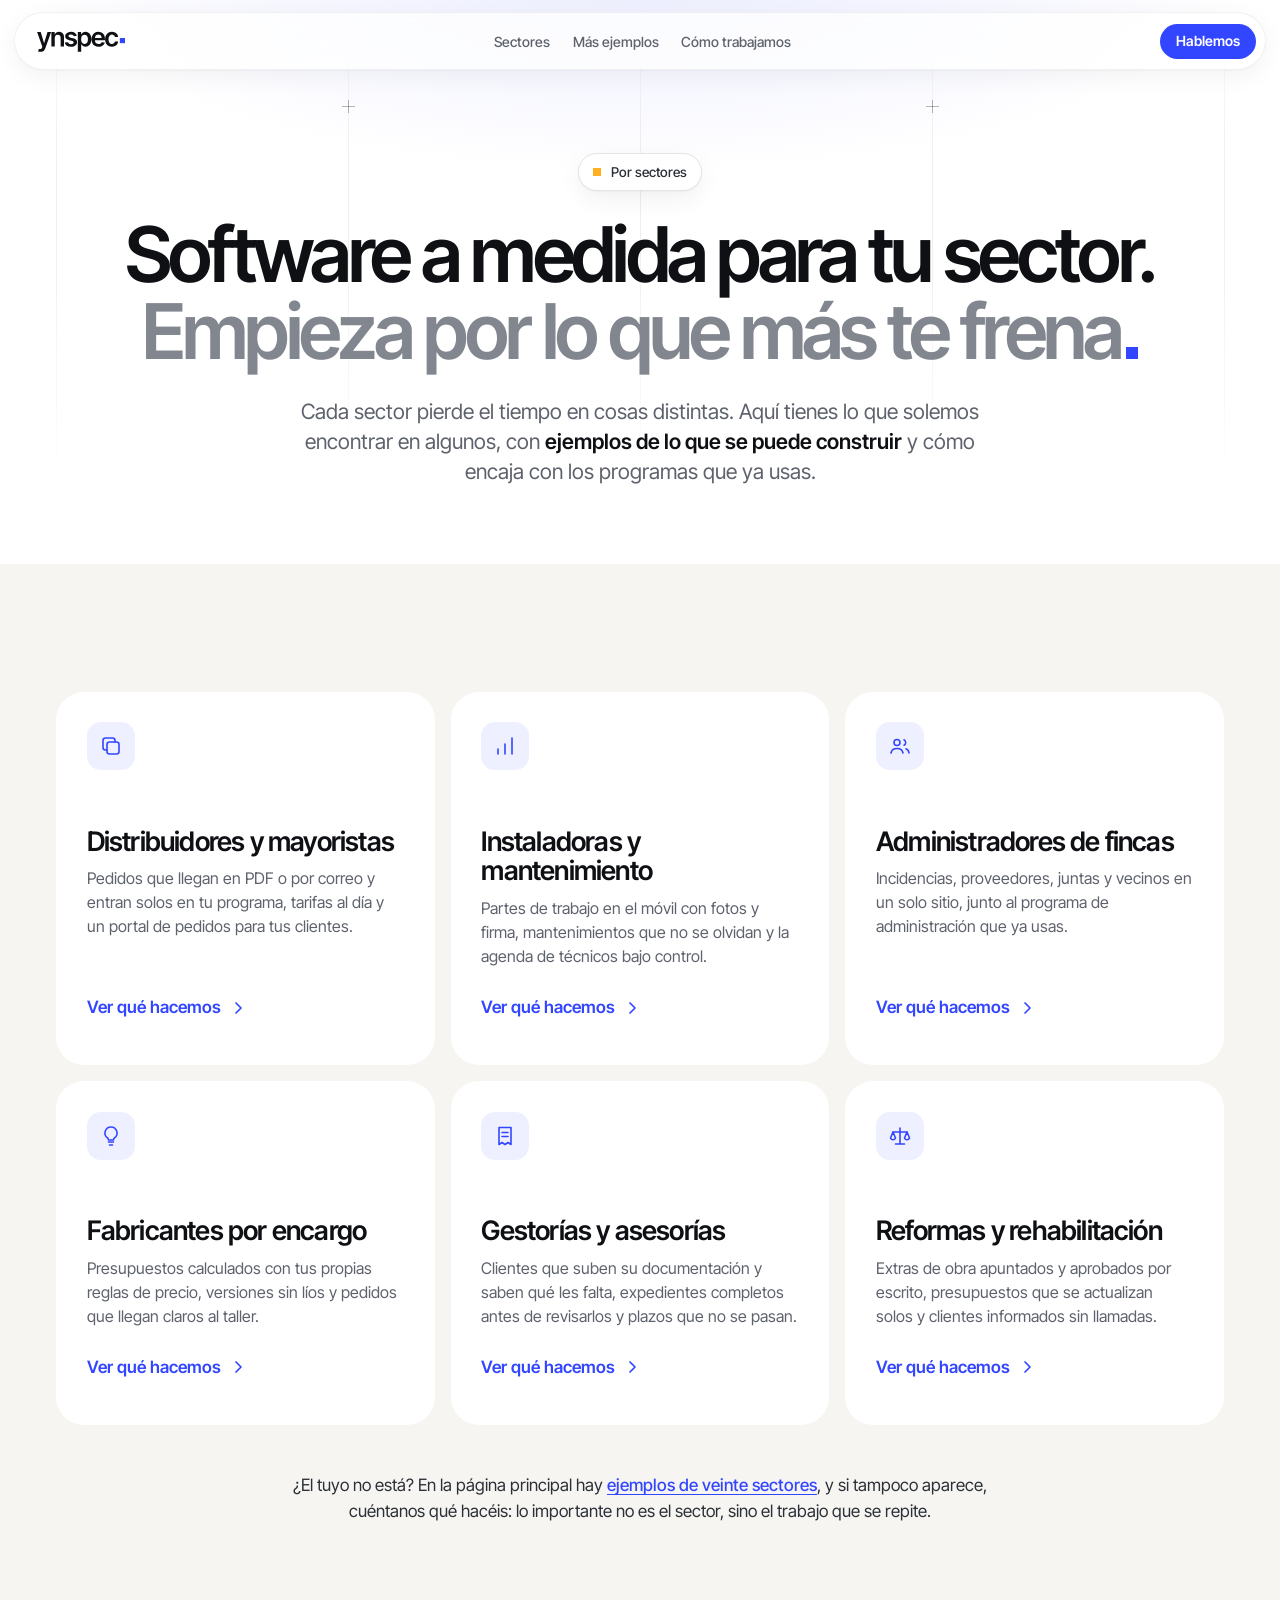
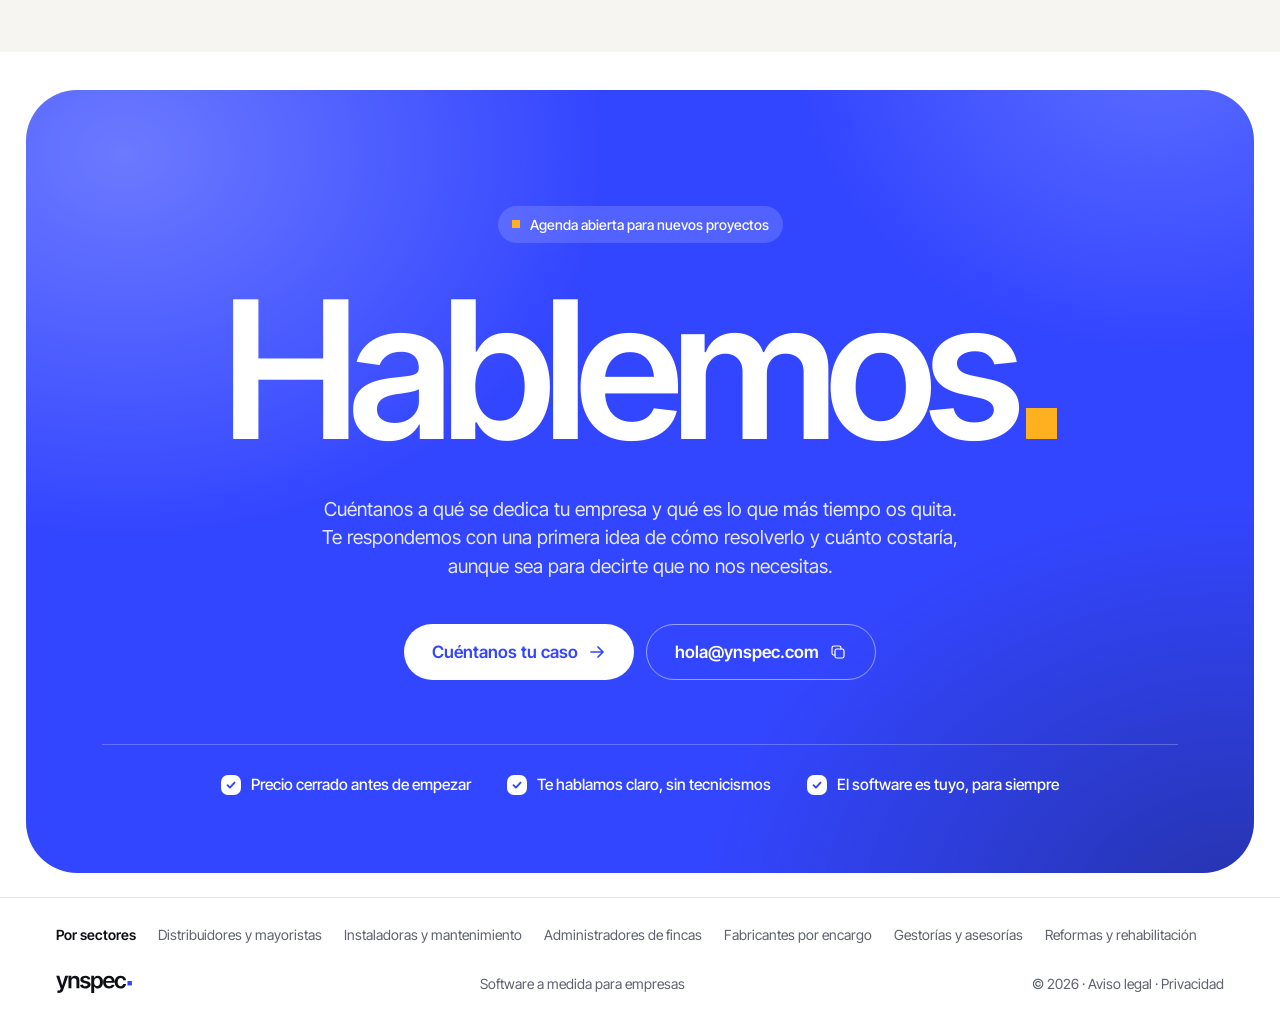
<file: sectores/index.html>
<!doctype html>
<html lang="es" class="no-js">
  <head>
    <meta charset="utf-8" />
    <meta name="viewport" content="width=device-width, initial-scale=1" />
    <!-- Página generada por scripts/sectores.py desde scripts/sectores.py (índice de sectores): no editar a mano -->
    <title>Software a medida por sectores · Ynspec</title>
    <meta name="description" content="Programas hechos a medida para gestorías, distribuidores, instaladoras, reformas, fabricantes y administradores de fincas. Mira qué solemos resolver en tu sector." />
    <link rel="canonical" href="https://ynspec.com/sectores/" />
    <meta name="theme-color" content="#ffffff" />
    <meta name="color-scheme" content="light" />
    <meta name="format-detection" content="telephone=no" />
    <meta property="og:title" content="Software a medida para tu sector · Ynspec" />
    <meta property="og:description" content="Programas hechos a medida para gestorías, distribuidores, instaladoras, reformas, fabricantes y administradores de fincas. Mira qué solemos resolver en tu sector." />
    <meta property="og:type" content="website" />
    <meta property="og:site_name" content="Ynspec" />
    <meta property="og:locale" content="es_ES" />
    <meta property="og:url" content="https://ynspec.com/sectores/" />
    <meta property="og:image" content="https://ynspec.com/assets/img/og/sectores.jpg?v=df509e6a" />
    <meta property="og:image:secure_url" content="https://ynspec.com/assets/img/og/sectores.jpg?v=df509e6a" />
    <meta property="og:image:width" content="1200" />
    <meta property="og:image:height" content="630" />
    <meta property="og:image:type" content="image/jpeg" />
    <meta property="og:image:alt" content="Software a medida. Para tu sector." />
    <meta name="twitter:card" content="summary_large_image" />
    <meta name="twitter:title" content="Software a medida para tu sector · Ynspec" />
    <meta name="twitter:description" content="Programas hechos a medida para gestorías, distribuidores, instaladoras, reformas, fabricantes y administradores de fincas. Mira qué solemos resolver en tu sector." />
    <meta name="twitter:image" content="https://ynspec.com/assets/img/og/sectores.jpg?v=df509e6a" />
    <link rel="icon" href="/assets/img/favicon-32.png" type="image/png" sizes="32x32" />
    <link rel="icon" href="/assets/img/ynspec-simbolo-azul.svg" type="image/svg+xml" />
    <link rel="apple-touch-icon" href="/assets/img/apple-touch-icon.png" />
    <link rel="manifest" href="/site.webmanifest" />
    <link rel="preconnect" href="https://fonts.googleapis.com" />
    <link rel="preconnect" href="https://fonts.gstatic.com" crossorigin />
    <link
      href="https://fonts.googleapis.com/css2?family=Inter+Tight:wght@400;500;600;700&family=JetBrains+Mono:wght@400;500&display=swap"
      rel="stylesheet"
    />
    <link rel="stylesheet" href="/assets/css/styles.css" />
    <link rel="stylesheet" href="/assets/css/sector.css" />
    <script>
      document.documentElement.classList.replace('no-js', 'js');
    </script>
    <script type="application/ld+json">{"@context": "https://schema.org", "@graph": [{"@type": "CollectionPage", "@id": "https://ynspec.com/sectores/", "url": "https://ynspec.com/sectores/", "name": "Software a medida por sectores · Ynspec", "description": "Programas hechos a medida para gestorías, distribuidores, instaladoras, reformas, fabricantes y administradores de fincas. Mira qué solemos resolver en tu sector.", "isPartOf": {"@id": "https://ynspec.com/#web"}, "mainEntity": {"@type": "ItemList", "itemListElement": [{"@type": "ListItem", "position": 1, "url": "https://ynspec.com/sectores/distribuidores-y-mayoristas", "name": "Distribuidores y mayoristas"}, {"@type": "ListItem", "position": 2, "url": "https://ynspec.com/sectores/instaladoras-y-mantenimiento", "name": "Instaladoras y mantenimiento"}, {"@type": "ListItem", "position": 3, "url": "https://ynspec.com/sectores/administradores-de-fincas", "name": "Administradores de fincas"}, {"@type": "ListItem", "position": 4, "url": "https://ynspec.com/sectores/fabricantes-por-encargo", "name": "Fabricantes por encargo"}, {"@type": "ListItem", "position": 5, "url": "https://ynspec.com/sectores/gestorias-y-asesorias", "name": "Gestorías y asesorías"}, {"@type": "ListItem", "position": 6, "url": "https://ynspec.com/sectores/reformas-y-rehabilitacion", "name": "Reformas y rehabilitación"}]}}, {"@type": "BreadcrumbList", "itemListElement": [{"@type": "ListItem", "position": 1, "name": "Inicio", "item": "https://ynspec.com/"}, {"@type": "ListItem", "position": 2, "name": "Sectores", "item": "https://ynspec.com/sectores/"}]}]}</script>
  </head>
  <body class="page-sector">
    <svg xmlns="http://www.w3.org/2000/svg" class="sprite" aria-hidden="true" focusable="false">
      <symbol id="logo" viewBox="0 20 240 57">
        <path
          fill="currentColor"
          d="M9.176 76.695q-1.899 .035-3.516-.263-1.599-.299-2.549-.686l2.162-7.189 .44 .105q2.83 .756 4.816 .123 1.987-.615 3.182-3.814l.791-2.145-14.203-40.131h9.791l9.035 29.707h.422l9.088-29.707h9.861l-15.75 44.051q-1.09 3.129-2.9 5.361-1.793 2.233-4.43 3.411-2.619 1.177-6.24 1.177zM48.434 38.99v23.01h-9.246v-39.305h9.07v6.715h.439q1.354-3.305 4.219-5.256 2.883-1.951 7.295-1.951 4.06 0 7.084 1.74 3.023 1.723 4.693 5.028 1.688 3.304 1.688 8.033v24.996h-9.246v-23.555q0-3.937-2.039-6.17-2.039-2.232-5.625-2.232-2.426 0-4.307 1.055-1.881 1.054-2.953 3.058-1.072 1.987-1.072 4.834zM108.504 33.137l-8.42 .879q-.51-1.916-2.268-3.411-1.757-1.511-4.974-1.511-2.883 0-4.834 1.265-1.934 1.266-1.934 3.252 0 1.705 1.283 2.813 1.284 1.107 4.272 1.775l6.697 1.406q5.555 1.178 8.279 3.797 2.743 2.619 2.743 6.821 0 3.709-2.145 6.539-2.144 2.83-5.924 4.429-3.761 1.6-8.683 1.6-7.207 0-11.602-3.041-4.377-3.059-5.256-8.473l9.018-.843q.615 2.654 2.619 4.007 2.021 1.336 5.203 1.336 3.305 0 5.309-1.353 2.021-1.354 2.021-3.322 0-3.323-5.308-4.483l-6.698-1.441q-5.642-1.213-8.367-3.973-2.707-2.76-2.707-7.049 0-3.656 2.004-6.328 2.004-2.672 5.59-4.148 3.586-1.477 8.314-1.477 6.926 0 10.881 2.971 3.955 2.953 4.887 7.963zM111.305 76.695v-54h9.07v6.504h.563q.703-1.406 2.003-3.041 1.319-1.635 3.534-2.795 2.232-1.16 5.713-1.16 4.535 0 8.191 2.32 3.656 2.321 5.818 6.838 2.162 4.5 2.162 11.057 0 6.451-2.109 11.004-2.109 4.535-5.783 6.908-3.656 2.373-8.297 2.373-3.357 0-5.59-1.125-2.232-1.142-3.586-2.742-1.336-1.617-2.056-3.059h-.387v20.918zM129.621 55.127q3.041 0 5.098-1.652 2.074-1.67 3.129-4.553 1.054-2.883 1.054-6.539 0-3.656-1.054-6.487-1.037-2.847-3.094-4.482-2.039-1.635-5.133-1.635-2.988 0-5.045 1.565-2.056 1.547-3.129 4.377-1.072 2.83-1.072 6.662 0 3.797 1.072 6.662 1.09 2.865 3.147 4.482 2.074 1.6 5.027 1.6zM167.912 62.791q-5.924 0-10.23-2.478-4.289-2.497-6.592-7.032-2.285-4.552-2.285-10.705 0-6.064 2.285-10.635 2.285-4.587 6.433-7.154 4.166-2.584 9.774-2.584 3.621 0 6.873 1.178 3.269 1.16 5.783 3.586 2.514 2.408 3.938 6.152 1.441 3.744 1.441 8.93v2.847h-32.221v-6.205h27.616l-4.307 1.829q0-3.323-1.02-5.801-1.019-2.496-3.041-3.903-2.004-1.406-4.992-1.406-2.988 0-5.097 1.424-2.092 1.406-3.2 3.779-1.107 2.356-1.107 5.274v4.306q0 3.604 1.248 6.153 1.266 2.549 3.533 3.884 2.285 1.336 5.274 1.336 1.986 0 3.621-.562 1.634-.58 2.812-1.723 1.178-1.142 1.793-2.795l8.649 1.002q-.809 3.41-3.094 5.959-2.268 2.532-5.801 3.938-3.533 1.406-8.086 1.406zM204.428 62.791q-5.854 0-10.073-2.584-4.201-2.602-6.468-7.154-2.25-4.571-2.25-10.512 0-6.029 2.285-10.6 2.285-4.57 6.504-7.154 4.219-2.584 9.967-2.584 4.798 0 8.472 1.758 3.692 1.758 5.889 4.939 2.215 3.164 2.531 7.436h-8.859q-.352-1.898-1.371-3.41-1.002-1.512-2.655-2.373-1.652-.879-3.884-.879-2.848 0-4.993 1.529-2.127 1.512-3.322 4.36-1.178 2.847-1.178 6.82 0 4.008 1.161 6.908 1.177 2.9 3.304 4.465 2.145 1.564 5.028 1.564 3.058 0 5.185-1.793 2.127-1.793 2.725-4.957h8.859q-.334 4.166-2.478 7.383-2.127 3.199-5.784 5.027-3.638 1.811-8.595 1.811z"
        />
        <rect x="226" y="39" width="14" height="14" style="fill: var(--logo-dot, #3346ff)" />
      </symbol>

      <symbol id="i-arrow" viewBox="0 0 18 18"><path d="M3 9h12M10 4l5 5-5 5" /></symbol>
      <symbol id="i-chev" viewBox="0 0 18 18"><path d="M7 4l5 5-5 5" /></symbol>

      <!-- problema -->
      <symbol id="i-copy" viewBox="0 0 24 24"><rect x="8" y="8" width="12" height="12" rx="2.5" /><path d="M16 8V6.500A2.500 2.500 0 0 0 13.500 4h-7A2.500 2.500 0 0 0 4 6.500v7A2.500 2.500 0 0 0 6.500 16H8" /></symbol>
      <symbol id="i-clock" viewBox="0 0 24 24"><circle cx="12" cy="12" r="8.5" /><path d="M12 7.500V12l3 2" /></symbol>
      <symbol id="i-receipt" viewBox="0 0 24 24"><path d="M6 3.500h12v17l-3-2-3 2-3-2-3 2z" /><path d="M9 8.500h6M9 12.500h6" /></symbol>
      <symbol id="i-user" viewBox="0 0 24 24"><circle cx="12" cy="8" r="3.5" /><path d="M5 20c.6-3.600 3.300-5.500 7-5.500s6.400 1.900 7 5.500" /></symbol>
      <symbol id="i-unlink" viewBox="0 0 24 24"><rect x="2.500" y="7" width="7" height="10" rx="2" /><rect x="14.500" y="7" width="7" height="10" rx="2" /><path d="M11 10l2 4M13 10l-2 4" /></symbol>
      <symbol id="i-window" viewBox="0 0 24 24"><rect x="3" y="4.500" width="18" height="15" rx="2.5" /><path d="M3 9h18M6.500 6.800h.01M9 6.800h.01M12 12v3.500M12 17.500h.01" /></symbol>
      <symbol id="i-bulb" viewBox="0 0 24 24"><path d="M9.500 18h5M10.500 21h3" /><path d="M12 3a6 6 0 0 0-3.500 10.900c.6.500 1 1.200 1 2v.100h5v-.100c0-.800.400-1.500 1-2A6 6 0 0 0 12 3z" /></symbol>
      <symbol id="i-scales" viewBox="0 0 24 24"><path d="M12 4v16M7.500 20h9M5 8h14" /><path d="M5 8l-2.500 6a2.700 2.700 0 0 0 5 0zM19 8l-2.500 6a2.700 2.700 0 0 0 5 0z" /></symbol>

      <!-- beneficios -->
      <symbol id="i-steps" viewBox="0 0 24 24"><path d="M5 20v-5M12 20V10M19 20V4" /></symbol>
      <symbol id="i-link" viewBox="0 0 24 24"><rect x="2.500" y="7" width="7" height="10" rx="2" /><rect x="14.500" y="7" width="7" height="10" rx="2" /><path d="M9.500 12h5" /></symbol>
      <symbol id="i-team" viewBox="0 0 24 24"><circle cx="9" cy="8.500" r="3" /><path d="M3 19c.5-3 2.700-4.500 6-4.500s5.500 1.500 6 4.500" /><path d="M16 5.800a3 3 0 0 1 0 5.400M18 14.800c1.700.600 2.700 2 3 4.200" /></symbol>
      <symbol id="i-chat" viewBox="0 0 24 24"><path d="M4 5.500h16v11h-9L6.500 20v-3.500H4z" /><path d="M8 9.500h8M8 12.500h5" /></symbol>
      <symbol id="i-key" viewBox="0 0 24 24"><circle cx="8" cy="12" r="4" /><path d="M12 12h9v3M17.500 12v2.500" /></symbol>
      <symbol id="i-spark" viewBox="0 0 24 24"><path d="M11 3.500l1.800 5 5 1.800-5 1.800-1.800 5-1.800-5-5-1.800 5-1.800z" /><path d="M18.500 15.500l.7 1.800 1.800.7-1.800.7-.7 1.800-.7-1.800-1.800-.7 1.800-.7z" /></symbol>
    </svg>

    <a class="skip" href="#sectores">Saltar al contenido</a>
    <div class="progress" aria-hidden="true"><span></span></div>

    <header class="nav" id="nav">
      <div class="nav__bar">
        <a class="logo" href="/" aria-label="Ynspec, ir a la página principal">
          <svg aria-hidden="true"><use href="#logo" /></svg>
        </a>

        <nav class="nav__links" aria-label="Secciones">
          <a href="#sectores" data-nav>Sectores</a>
          <a href="/#casos" data-nav>Más ejemplos</a>
          <a href="/#metodo" data-nav>Cómo trabajamos</a>
          <span class="nav__indicator" aria-hidden="true"></span>
        </nav>

        <a class="btn btn--primary btn--sm nav__cta" href="#contacto">Hablemos</a>

        <button class="nav__burger" type="button" aria-expanded="false" aria-controls="menu" aria-label="Abrir menú">
          <span></span><span></span>
        </button>
      </div>
    </header>

    <div class="menu" id="menu" aria-hidden="true">
      <nav class="menu__links" aria-label="Secciones (móvil)">
        <a href="#sectores"><span>01</span>Sectores</a>
        <a href="/#casos"><span>02</span>Más ejemplos</a>
        <a href="/#metodo"><span>03</span>Cómo trabajamos</a>
        <a href="/"><span>04</span>Ynspec</a>
      </nav>
      <a class="btn btn--primary btn--lg menu__cta" href="#contacto">
        Cuéntanos tu caso
        <svg class="arrow" aria-hidden="true"><use href="#i-arrow" /></svg>
      </a>
    </div>

    <main>
      <section class="hero hero--sector hero--hub" id="inicio">
        <div class="hero__bg" aria-hidden="true">
          <div class="gridlines">
            <i></i><i></i><i></i><i></i><i></i>
            <b style="--c: 1; --y: 100px"></b>
            <b style="--c: 3; --y: 100px"></b>
          </div>
        </div>

        <div class="wrap hero__inner">
          <p class="badge intro" style="--d: 0ms">
            <span class="sq sq--amber sq--pulse"></span><span>Por sectores</span>
          </p>
          <h1 class="hero__title">
            <span class="hero__line" data-split>Software a medida para tu sector.</span>
            <span class="hero__line hero__line--g" data-split>Empieza por lo que más te frena<i class="dot" aria-hidden="true"></i></span>
          </h1>
          <p class="hero__sub intro" style="--d: 420ms">Cada sector pierde el tiempo en cosas distintas. Aquí tienes lo que solemos encontrar en algunos, con <strong>ejemplos de lo que se puede construir</strong> y cómo encaja con los programas que ya usas.</p>
        </div>
      </section>

      <section class="section section--paper" id="sectores" data-section>
        <div class="wrap">
          <ul class="benefits sects" data-stagger>
            <li class="benefit sect reveal" data-spot>
              <span class="ico-box"><svg class="ico" aria-hidden="true"><use href="#i-copy" /></svg></span>
              <h3>Distribuidores y mayoristas</h3>
              <p>Pedidos que llegan en PDF o por correo y entran solos en tu programa, tarifas al día y un portal de pedidos para tus clientes.</p>
              <a class="link sect__a" href="/sectores/distribuidores-y-mayoristas">
                Ver qué hacemos<span class="sr-only"> para distribuidores y mayoristas</span>
                <svg class="arrow" aria-hidden="true"><use href="#i-chev" /></svg>
              </a>
            </li>
            <li class="benefit sect reveal" data-spot>
              <span class="ico-box"><svg class="ico" aria-hidden="true"><use href="#i-steps" /></svg></span>
              <h3>Instaladoras y mantenimiento</h3>
              <p>Partes de trabajo en el móvil con fotos y firma, mantenimientos que no se olvidan y la agenda de técnicos bajo control.</p>
              <a class="link sect__a" href="/sectores/instaladoras-y-mantenimiento">
                Ver qué hacemos<span class="sr-only"> para instaladoras y mantenimiento</span>
                <svg class="arrow" aria-hidden="true"><use href="#i-chev" /></svg>
              </a>
            </li>
            <li class="benefit sect reveal" data-spot>
              <span class="ico-box"><svg class="ico" aria-hidden="true"><use href="#i-team" /></svg></span>
              <h3>Administradores de fincas</h3>
              <p>Incidencias, proveedores, juntas y vecinos en un solo sitio, junto al programa de administración que ya usas.</p>
              <a class="link sect__a" href="/sectores/administradores-de-fincas">
                Ver qué hacemos<span class="sr-only"> para administradores de fincas</span>
                <svg class="arrow" aria-hidden="true"><use href="#i-chev" /></svg>
              </a>
            </li>
            <li class="benefit sect reveal" data-spot>
              <span class="ico-box"><svg class="ico" aria-hidden="true"><use href="#i-bulb" /></svg></span>
              <h3>Fabricantes por encargo</h3>
              <p>Presupuestos calculados con tus propias reglas de precio, versiones sin líos y pedidos que llegan claros al taller.</p>
              <a class="link sect__a" href="/sectores/fabricantes-por-encargo">
                Ver qué hacemos<span class="sr-only"> para fabricantes por encargo</span>
                <svg class="arrow" aria-hidden="true"><use href="#i-chev" /></svg>
              </a>
            </li>
            <li class="benefit sect reveal" data-spot>
              <span class="ico-box"><svg class="ico" aria-hidden="true"><use href="#i-receipt" /></svg></span>
              <h3>Gestorías y asesorías</h3>
              <p>Clientes que suben su documentación y saben qué les falta, expedientes completos antes de revisarlos y plazos que no se pasan.</p>
              <a class="link sect__a" href="/sectores/gestorias-y-asesorias">
                Ver qué hacemos<span class="sr-only"> para gestorías y asesorías</span>
                <svg class="arrow" aria-hidden="true"><use href="#i-chev" /></svg>
              </a>
            </li>
            <li class="benefit sect reveal" data-spot>
              <span class="ico-box"><svg class="ico" aria-hidden="true"><use href="#i-scales" /></svg></span>
              <h3>Reformas y rehabilitación</h3>
              <p>Extras de obra apuntados y aprobados por escrito, presupuestos que se actualizan solos y clientes informados sin llamadas.</p>
              <a class="link sect__a" href="/sectores/reformas-y-rehabilitacion">
                Ver qué hacemos<span class="sr-only"> para reformas y rehabilitación</span>
                <svg class="arrow" aria-hidden="true"><use href="#i-chev" /></svg>
              </a>
            </li>
          </ul>
          <p class="sects__more reveal">¿El tuyo no está? En la página principal hay <a class="ilink" href="/#casos">ejemplos de veinte sectores</a>, y si tampoco aparece, cuéntanos qué hacéis: lo importante no es el sector, sino el trabajo que se repite.</p>
        </div>
      </section>
      <section class="contact" id="contacto" data-section data-spy="none">
        <div class="contact__card" data-spot>
          <p class="contact__label reveal"><span class="sq sq--amber sq--pulse"></span>Agenda abierta para nuevos proyectos</p>
          <h2 class="contact__title" data-split>Hablemos<i class="dot dot--amber" aria-hidden="true"></i></h2>
          <p class="contact__desc reveal">Cuéntanos a qué se dedica tu empresa y qué es lo que más tiempo os quita. Te respondemos con una primera idea de cómo resolverlo y cuánto costaría, aunque sea para decirte que no nos necesitas.</p>
          <div class="contact__btns reveal">
            <a class="btn btn--white btn--lg" href="mailto:hola@ynspec.com?subject=Software%20a%20medida%20para%20mi%20empresa&amp;body=Hola%2C%0A%0ANuestro%20sector%20es%3A%20%0ALo%20que%20m%C3%A1s%20tiempo%20nos%20quita%20es%3A%20%0A%0AGracias." data-magnetic>
              Cuéntanos tu caso
              <svg class="arrow" aria-hidden="true"><use href="#i-arrow" /></svg>
            </a>
            <a class="btn btn--glass btn--lg" href="mailto:hola@ynspec.com" data-copy="hola@ynspec.com" title="Copiar la dirección de correo">
              <span class="swap">
                <span class="swap__a">hola@ynspec.com</span>
                <span class="swap__b" aria-hidden="true">Correo copiado</span>
              </span>
              <svg class="ico ico--sm" aria-hidden="true"><use href="#i-copy" /></svg>
            </a>
            <span class="sr-only" id="copy-live" aria-live="polite"></span>
          </div>
          <ul class="promises reveal">
            <li><i class="ok ok--w"></i>Precio cerrado antes de empezar</li>
            <li><i class="ok ok--w"></i>Te hablamos claro, sin tecnicismos</li>
            <li><i class="ok ok--w"></i>El software es tuyo, para siempre</li>
          </ul>
        </div>
      </section>

    </main>

    <footer class="footer">
      <nav class="wrap footer__sect" aria-label="Sectores">
        <a href="/sectores/" class="footer__sect-h">Por sectores</a><a href="/sectores/distribuidores-y-mayoristas">Distribuidores y mayoristas</a><a href="/sectores/instaladoras-y-mantenimiento">Instaladoras y mantenimiento</a><a href="/sectores/administradores-de-fincas">Administradores de fincas</a><a href="/sectores/fabricantes-por-encargo">Fabricantes por encargo</a><a href="/sectores/gestorias-y-asesorias">Gestorías y asesorías</a><a href="/sectores/reformas-y-rehabilitacion">Reformas y rehabilitación</a>
      </nav>
      <div class="wrap footer__in">
        <a class="logo logo--sm" href="/" aria-label="Ynspec, ir a la página principal"><svg aria-hidden="true"><use href="#logo" /></svg></a>
        <span>Software a medida para empresas</span>
        <span>© 2026 · <a href="/aviso-legal">Aviso legal</a> · <a href="/privacidad">Privacidad</a></span>
      </div>
    </footer>

    <script src="/assets/js/main.js" defer></script>
  </body>
</html>
</file>
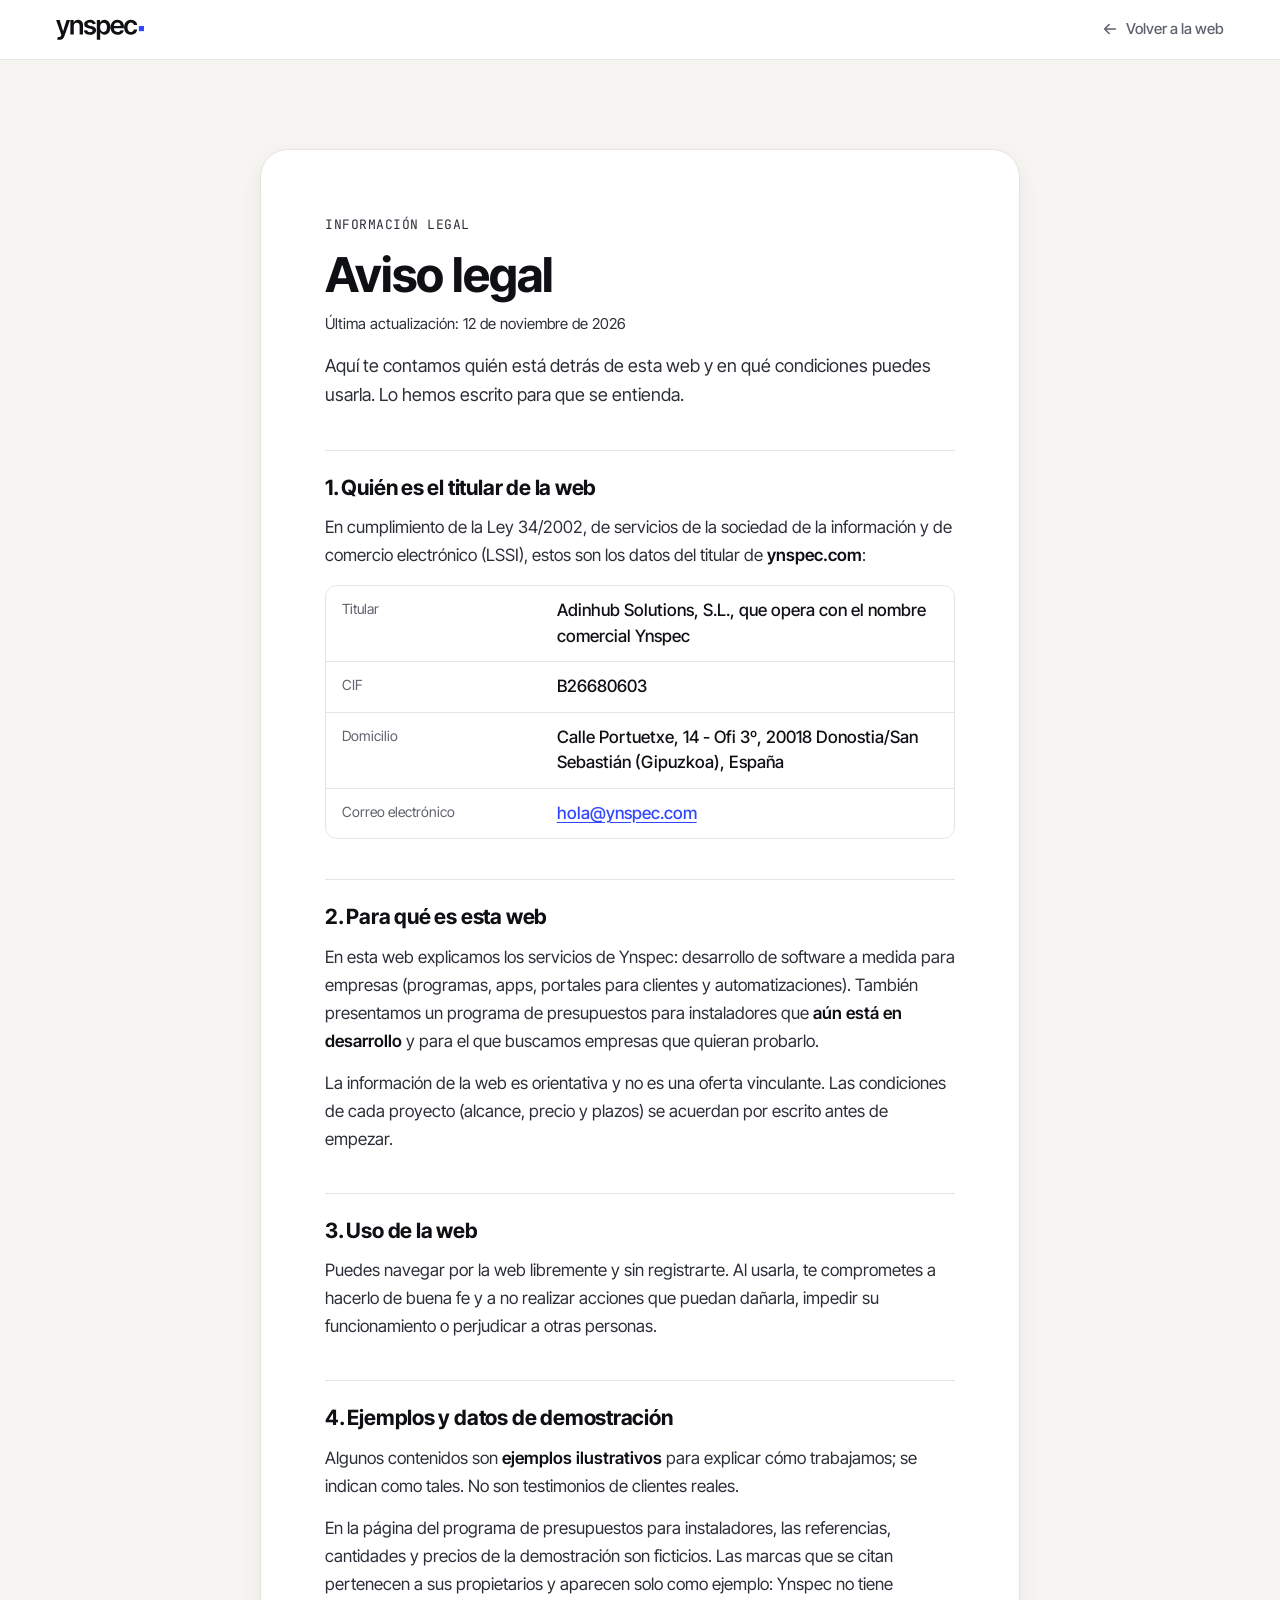
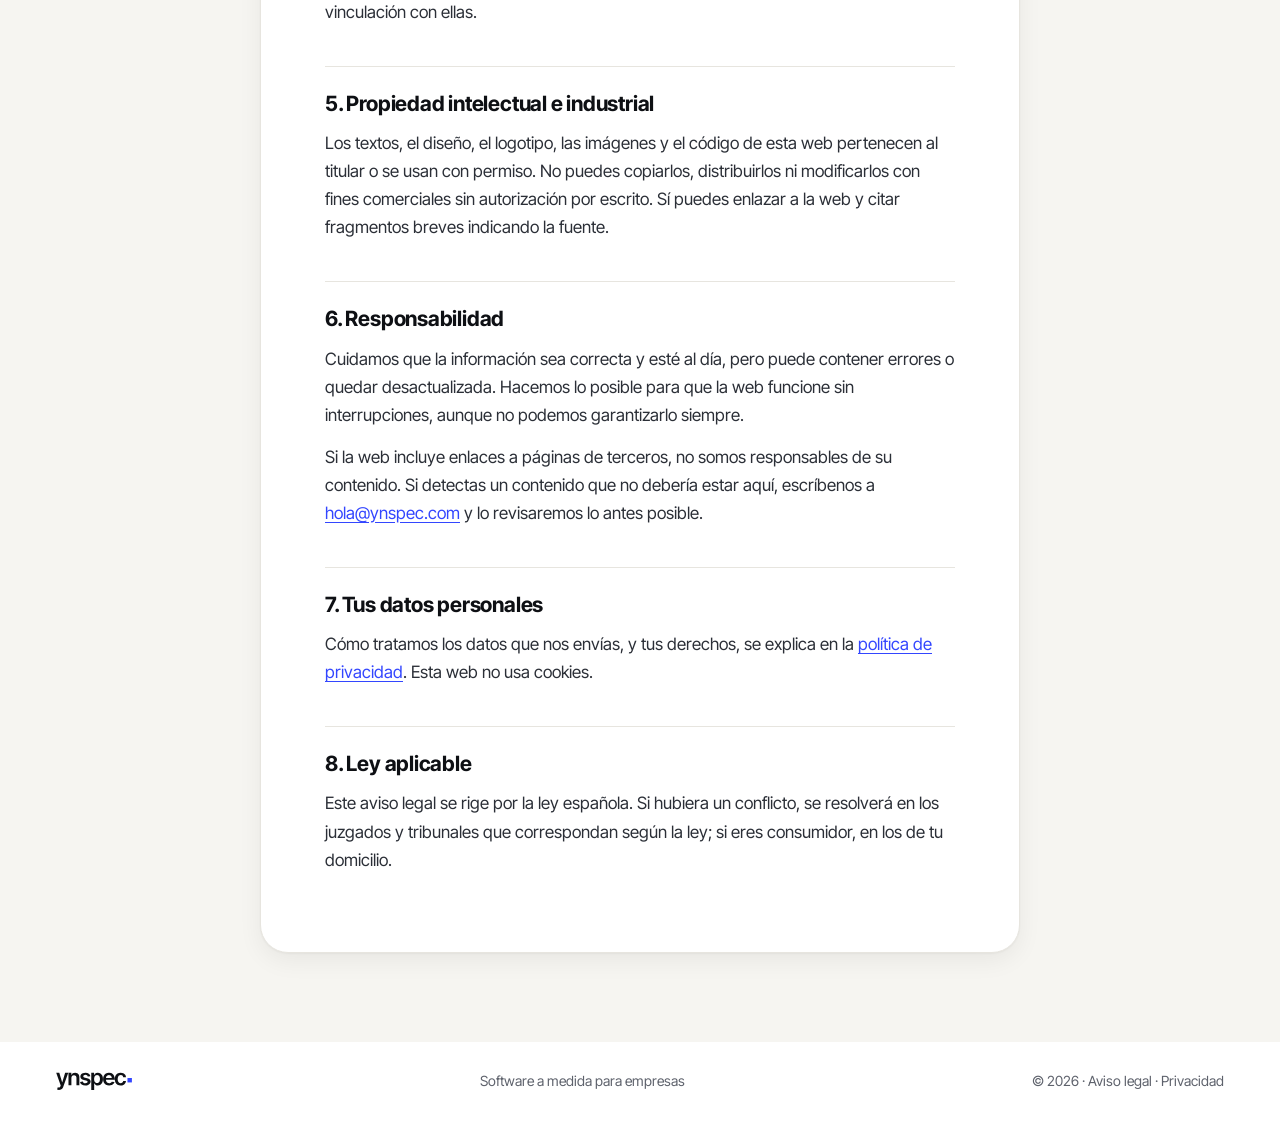
<file: aviso-legal.html>
<!doctype html>
<html lang="es">
  <head>
    <meta charset="utf-8" />
    <meta name="viewport" content="width=device-width, initial-scale=1" />
    <title>Aviso legal · Ynspec</title>
    <meta name="description" content="Aviso legal de ynspec.com: quién es el titular de la web y en qué condiciones puedes usarla." />
    <link rel="canonical" href="https://ynspec.com/aviso-legal" />
    <meta name="theme-color" content="#ffffff" />
    <meta name="color-scheme" content="light" />
    <meta name="format-detection" content="telephone=no" />
    <link rel="icon" href="assets/img/favicon-32.png" type="image/png" sizes="32x32" />
    <link rel="icon" href="assets/img/ynspec-simbolo-azul.svg" type="image/svg+xml" />
    <link rel="apple-touch-icon" href="assets/img/apple-touch-icon.png" />
    <link rel="manifest" href="/site.webmanifest" />
    <link rel="preconnect" href="https://fonts.googleapis.com" />
    <link rel="preconnect" href="https://fonts.gstatic.com" crossorigin />
    <link
      href="https://fonts.googleapis.com/css2?family=Inter+Tight:wght@400;500;600;700&family=JetBrains+Mono:wght@400;500&display=swap"
      rel="stylesheet"
    />
    <link rel="stylesheet" href="assets/css/styles.css" />
    <link rel="stylesheet" href="assets/css/legal.css" />
  </head>
  <body>
    <svg xmlns="http://www.w3.org/2000/svg" class="sprite" aria-hidden="true" focusable="false">
      <symbol id="logo" viewBox="0 20 240 57">
        <path
          fill="currentColor"
          d="M9.176 76.695q-1.899 .035-3.516-.263-1.599-.299-2.549-.686l2.162-7.189 .44 .105q2.83 .756 4.816 .123 1.987-.615 3.182-3.814l.791-2.145-14.203-40.131h9.791l9.035 29.707h.422l9.088-29.707h9.861l-15.75 44.051q-1.09 3.129-2.9 5.361-1.793 2.233-4.43 3.411-2.619 1.177-6.24 1.177zM48.434 38.99v23.01h-9.246v-39.305h9.07v6.715h.439q1.354-3.305 4.219-5.256 2.883-1.951 7.295-1.951 4.06 0 7.084 1.74 3.023 1.723 4.693 5.028 1.688 3.304 1.688 8.033v24.996h-9.246v-23.555q0-3.937-2.039-6.17-2.039-2.232-5.625-2.232-2.426 0-4.307 1.055-1.881 1.054-2.953 3.058-1.072 1.987-1.072 4.834zM108.504 33.137l-8.42 .879q-.51-1.916-2.268-3.411-1.757-1.511-4.974-1.511-2.883 0-4.834 1.265-1.934 1.266-1.934 3.252 0 1.705 1.283 2.813 1.284 1.107 4.272 1.775l6.697 1.406q5.555 1.178 8.279 3.797 2.743 2.619 2.743 6.821 0 3.709-2.145 6.539-2.144 2.83-5.924 4.429-3.761 1.6-8.683 1.6-7.207 0-11.602-3.041-4.377-3.059-5.256-8.473l9.018-.843q.615 2.654 2.619 4.007 2.021 1.336 5.203 1.336 3.305 0 5.309-1.353 2.021-1.354 2.021-3.322 0-3.323-5.308-4.483l-6.698-1.441q-5.642-1.213-8.367-3.973-2.707-2.76-2.707-7.049 0-3.656 2.004-6.328 2.004-2.672 5.59-4.148 3.586-1.477 8.314-1.477 6.926 0 10.881 2.971 3.955 2.953 4.887 7.963zM111.305 76.695v-54h9.07v6.504h.563q.703-1.406 2.003-3.041 1.319-1.635 3.534-2.795 2.232-1.16 5.713-1.16 4.535 0 8.191 2.32 3.656 2.321 5.818 6.838 2.162 4.5 2.162 11.057 0 6.451-2.109 11.004-2.109 4.535-5.783 6.908-3.656 2.373-8.297 2.373-3.357 0-5.59-1.125-2.232-1.142-3.586-2.742-1.336-1.617-2.056-3.059h-.387v20.918zM129.621 55.127q3.041 0 5.098-1.652 2.074-1.67 3.129-4.553 1.054-2.883 1.054-6.539 0-3.656-1.054-6.487-1.037-2.847-3.094-4.482-2.039-1.635-5.133-1.635-2.988 0-5.045 1.565-2.056 1.547-3.129 4.377-1.072 2.83-1.072 6.662 0 3.797 1.072 6.662 1.09 2.865 3.147 4.482 2.074 1.6 5.027 1.6zM167.912 62.791q-5.924 0-10.23-2.478-4.289-2.497-6.592-7.032-2.285-4.552-2.285-10.705 0-6.064 2.285-10.635 2.285-4.587 6.433-7.154 4.166-2.584 9.774-2.584 3.621 0 6.873 1.178 3.269 1.16 5.783 3.586 2.514 2.408 3.938 6.152 1.441 3.744 1.441 8.93v2.847h-32.221v-6.205h27.616l-4.307 1.829q0-3.323-1.02-5.801-1.019-2.496-3.041-3.903-2.004-1.406-4.992-1.406-2.988 0-5.097 1.424-2.092 1.406-3.2 3.779-1.107 2.356-1.107 5.274v4.306q0 3.604 1.248 6.153 1.266 2.549 3.533 3.884 2.285 1.336 5.274 1.336 1.986 0 3.621-.562 1.634-.58 2.812-1.723 1.178-1.142 1.793-2.795l8.649 1.002q-.809 3.41-3.094 5.959-2.268 2.532-5.801 3.938-3.533 1.406-8.086 1.406zM204.428 62.791q-5.854 0-10.073-2.584-4.201-2.602-6.468-7.154-2.25-4.571-2.25-10.512 0-6.029 2.285-10.6 2.285-4.57 6.504-7.154 4.219-2.584 9.967-2.584 4.798 0 8.472 1.758 3.692 1.758 5.889 4.939 2.215 3.164 2.531 7.436h-8.859q-.352-1.898-1.371-3.41-1.002-1.512-2.655-2.373-1.652-.879-3.884-.879-2.848 0-4.993 1.529-2.127 1.512-3.322 4.36-1.178 2.847-1.178 6.82 0 4.008 1.161 6.908 1.177 2.9 3.304 4.465 2.145 1.564 5.028 1.564 3.058 0 5.185-1.793 2.127-1.793 2.725-4.957h8.859q-.334 4.166-2.478 7.383-2.127 3.199-5.784 5.027-3.638 1.811-8.595 1.811z"
        />
        <rect x="226" y="39" width="14" height="14" style="fill: var(--logo-dot, #3346ff)" />
      </symbol>
      <symbol id="i-arrow" viewBox="0 0 18 18"><path d="M3 9h12M10 4l5 5-5 5" /></symbol>
    </svg>

    <header class="legal-top">
      <div class="wrap legal-top__in">
        <a class="logo" href="index.html" aria-label="Ynspec, ir a la página principal"><svg aria-hidden="true"><use href="#logo" /></svg></a>
        <a class="legal-top__back" href="index.html"><svg aria-hidden="true"><use href="#i-arrow" /></svg>Volver a la web</a>
      </div>
    </header>

    <main class="legal">
      <div class="wrap">
        <article class="legal__doc">
          <p class="legal__eyebrow">Información legal</p>
          <h1>Aviso legal</h1>
          <p class="legal__date">Última actualización: 12 de noviembre de 2026</p>

          <p class="legal__lead">
            Aquí te contamos quién está detrás de esta web y en qué condiciones puedes usarla. Lo hemos escrito para que
            se entienda.
          </p>

          <h2>1. Quién es el titular de la web</h2>
          <p>
            En cumplimiento de la Ley 34/2002, de servicios de la sociedad de la información y de comercio electrónico
            (LSSI), estos son los datos del titular de <strong>ynspec.com</strong>:
          </p>
          <dl class="legal__facts">
            <div><dt>Titular</dt><dd>Adinhub Solutions, S.L., que opera con el nombre comercial Ynspec</dd></div>
            <div><dt>CIF</dt><dd>B26680603</dd></div>
            <div><dt>Domicilio</dt><dd>Calle Portuetxe, 14 - Ofi 3º, 20018 Donostia/San Sebastián (Gipuzkoa), España</dd></div>
            <div><dt>Correo electrónico</dt><dd><a href="mailto:hola@ynspec.com">hola@ynspec.com</a></dd></div>
          </dl>

          <h2>2. Para qué es esta web</h2>
          <p>
            En esta web explicamos los servicios de Ynspec: desarrollo de software a medida para empresas (programas,
            apps, portales para clientes y automatizaciones). También presentamos un programa de presupuestos para
            instaladores que <strong>aún está en desarrollo</strong> y para el que buscamos empresas que quieran probarlo.
          </p>
          <p>
            La información de la web es orientativa y no es una oferta vinculante. Las condiciones de cada proyecto
            (alcance, precio y plazos) se acuerdan por escrito antes de empezar.
          </p>

          <h2>3. Uso de la web</h2>
          <p>
            Puedes navegar por la web libremente y sin registrarte. Al usarla, te comprometes a hacerlo de buena fe y a
            no realizar acciones que puedan dañarla, impedir su funcionamiento o perjudicar a otras personas.
          </p>

          <h2>4. Ejemplos y datos de demostración</h2>
          <p>
            Algunos contenidos son <strong>ejemplos ilustrativos</strong> para explicar cómo trabajamos; se indican como
            tales. No son testimonios de clientes reales.
          </p>
          <p>
            En la página del programa de presupuestos para instaladores, las referencias, cantidades y precios de la
            demostración son ficticios. Las marcas que se citan pertenecen a sus propietarios y aparecen solo como
            ejemplo: Ynspec no tiene vinculación con ellas.
          </p>

          <h2>5. Propiedad intelectual e industrial</h2>
          <p>
            Los textos, el diseño, el logotipo, las imágenes y el código de esta web pertenecen al titular o se usan con
            permiso. No puedes copiarlos, distribuirlos ni modificarlos con fines comerciales sin autorización por
            escrito. Sí puedes enlazar a la web y citar fragmentos breves indicando la fuente.
          </p>

          <h2>6. Responsabilidad</h2>
          <p>
            Cuidamos que la información sea correcta y esté al día, pero puede contener errores o quedar desactualizada.
            Hacemos lo posible para que la web funcione sin interrupciones, aunque no podemos garantizarlo siempre.
          </p>
          <p>
            Si la web incluye enlaces a páginas de terceros, no somos responsables de su contenido. Si detectas un
            contenido que no debería estar aquí, escríbenos a
            <a href="mailto:hola@ynspec.com">hola@ynspec.com</a> y lo revisaremos lo antes posible.
          </p>

          <h2>7. Tus datos personales</h2>
          <p>
            Cómo tratamos los datos que nos envías, y tus derechos, se explica en la
            <a href="privacidad.html">política de privacidad</a>. Esta web no usa cookies.
          </p>

          <h2>8. Ley aplicable</h2>
          <p>
            Este aviso legal se rige por la ley española. Si hubiera un conflicto, se resolverá en los juzgados y
            tribunales que correspondan según la ley; si eres consumidor, en los de tu domicilio.
          </p>
        </article>
      </div>
    </main>

    <footer class="footer">
      <div class="wrap footer__in">
        <a class="logo logo--sm" href="index.html" aria-label="Ynspec, ir a la página principal"><svg aria-hidden="true"><use href="#logo" /></svg></a>
        <span>Software a medida para empresas</span>
        <span>© 2026 · <a href="aviso-legal.html" aria-current="page">Aviso legal</a> · <a href="privacidad.html">Privacidad</a></span>
      </div>
    </footer>
  </body>
</html>
</file>
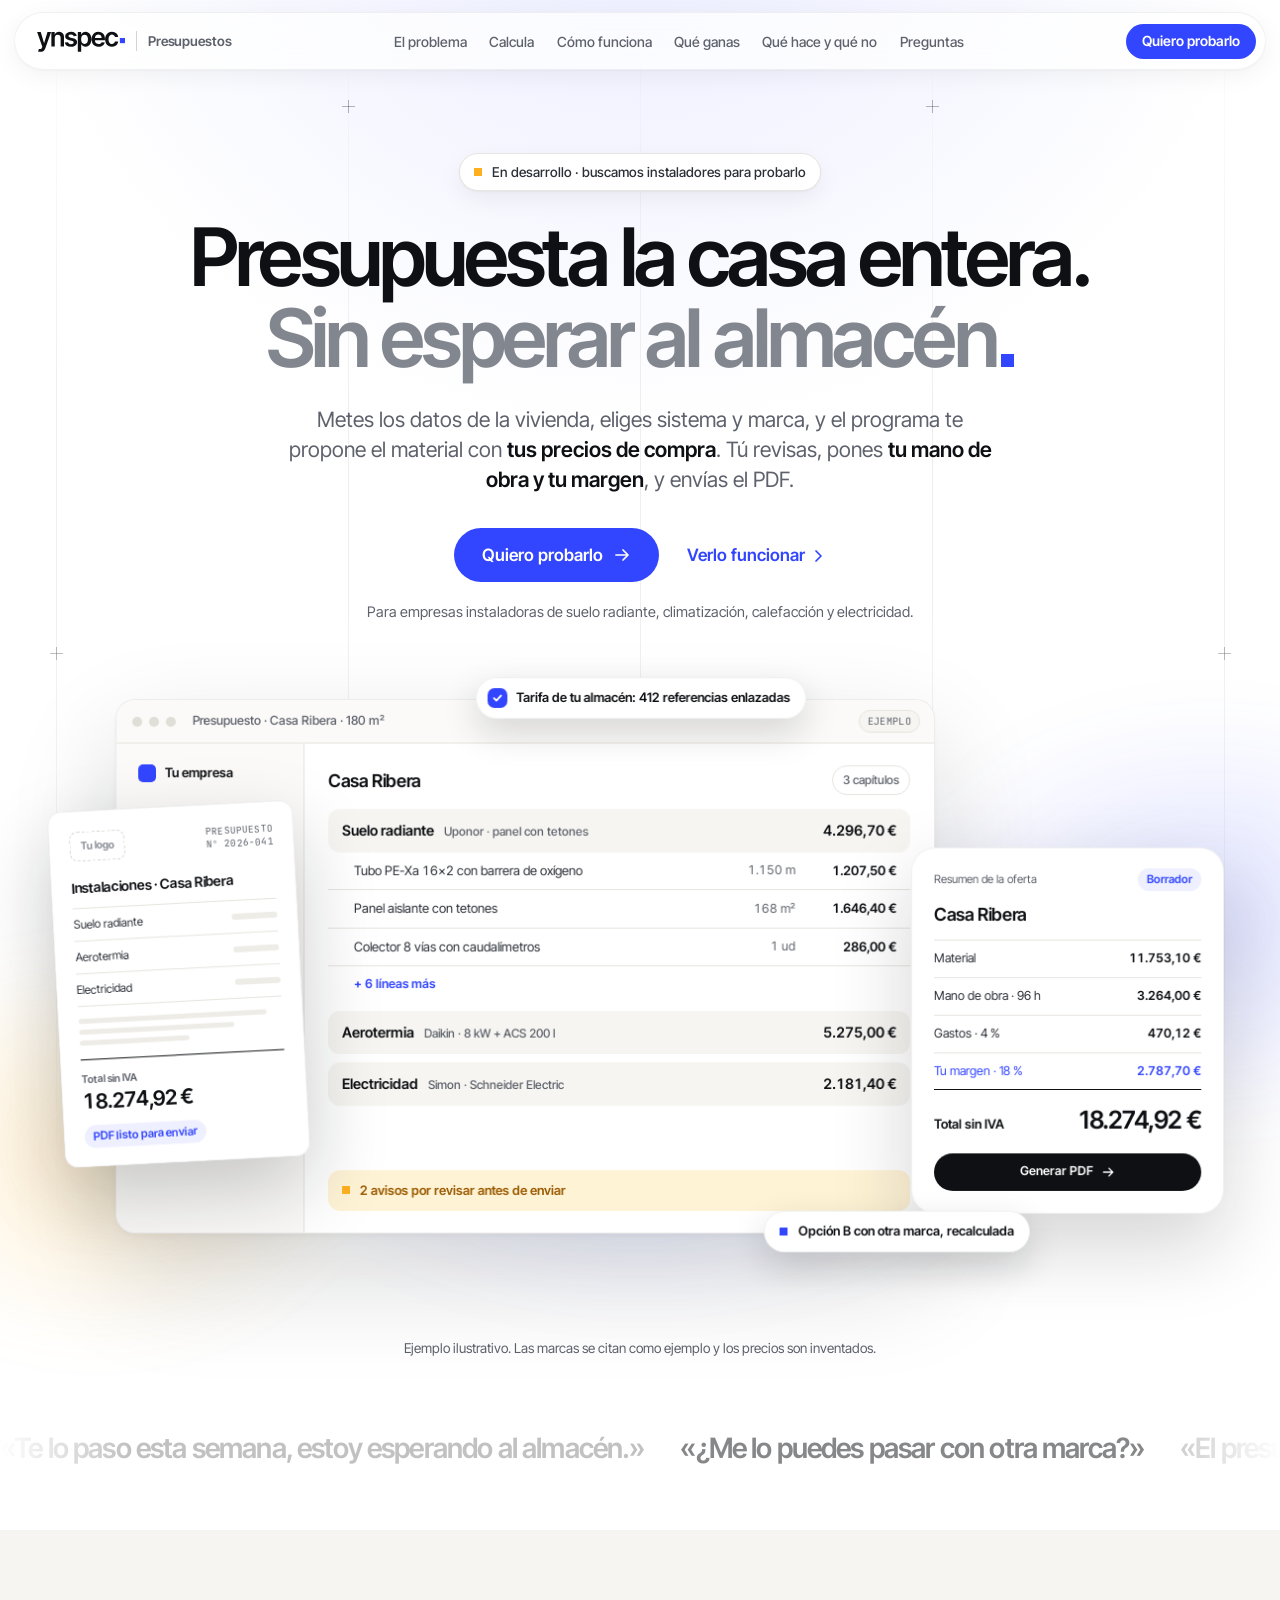
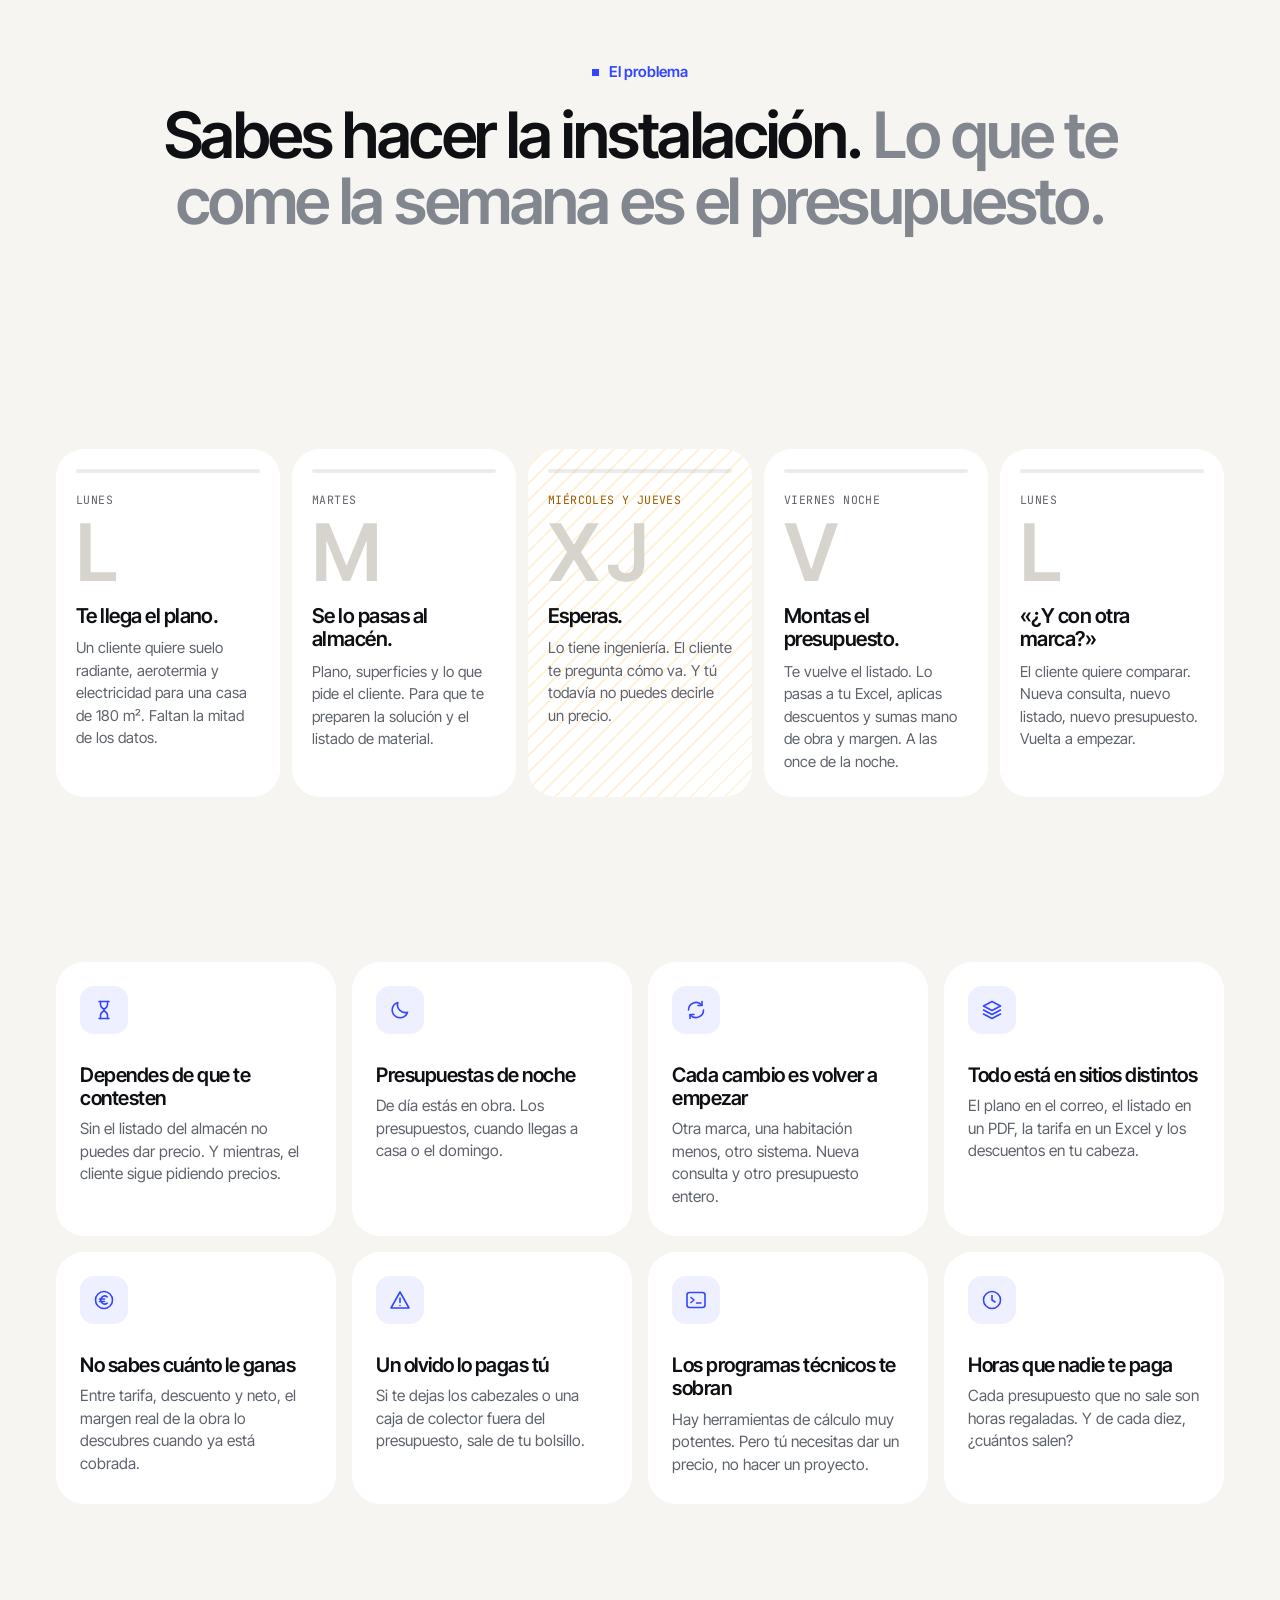
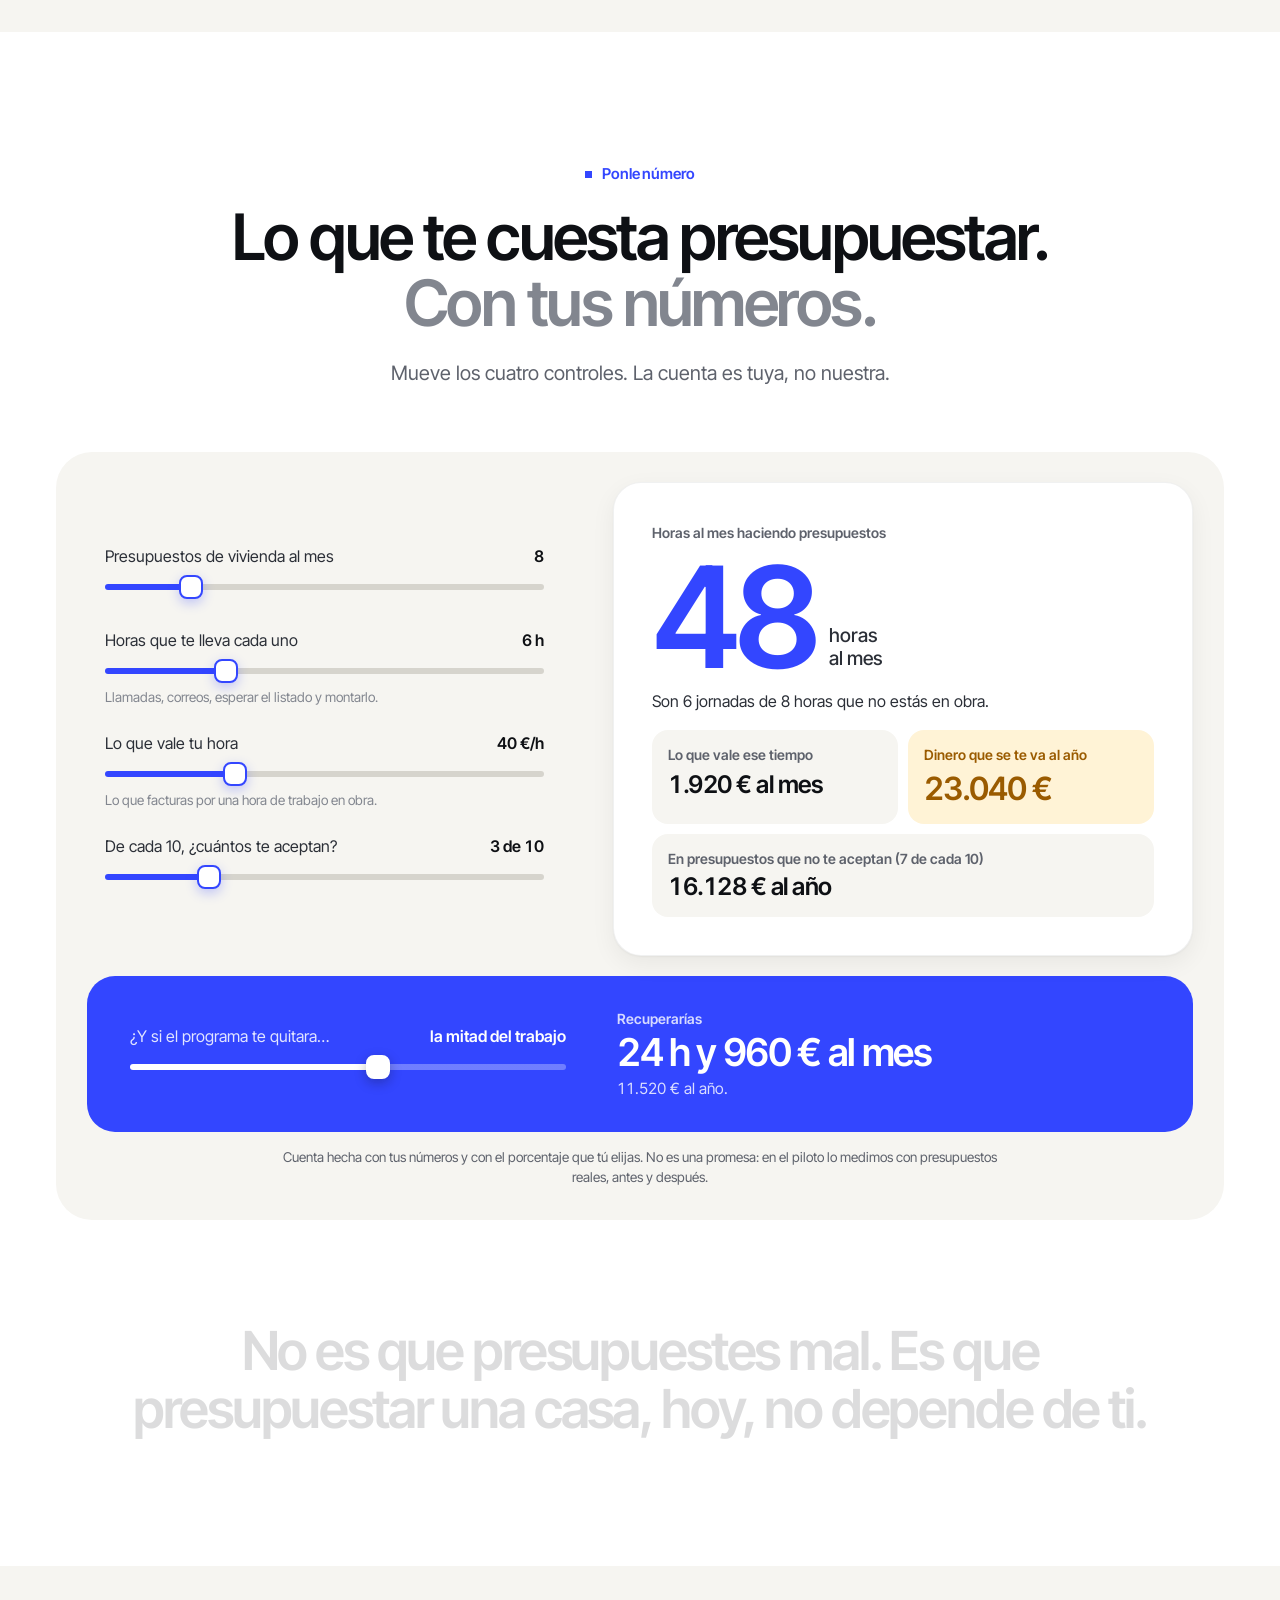
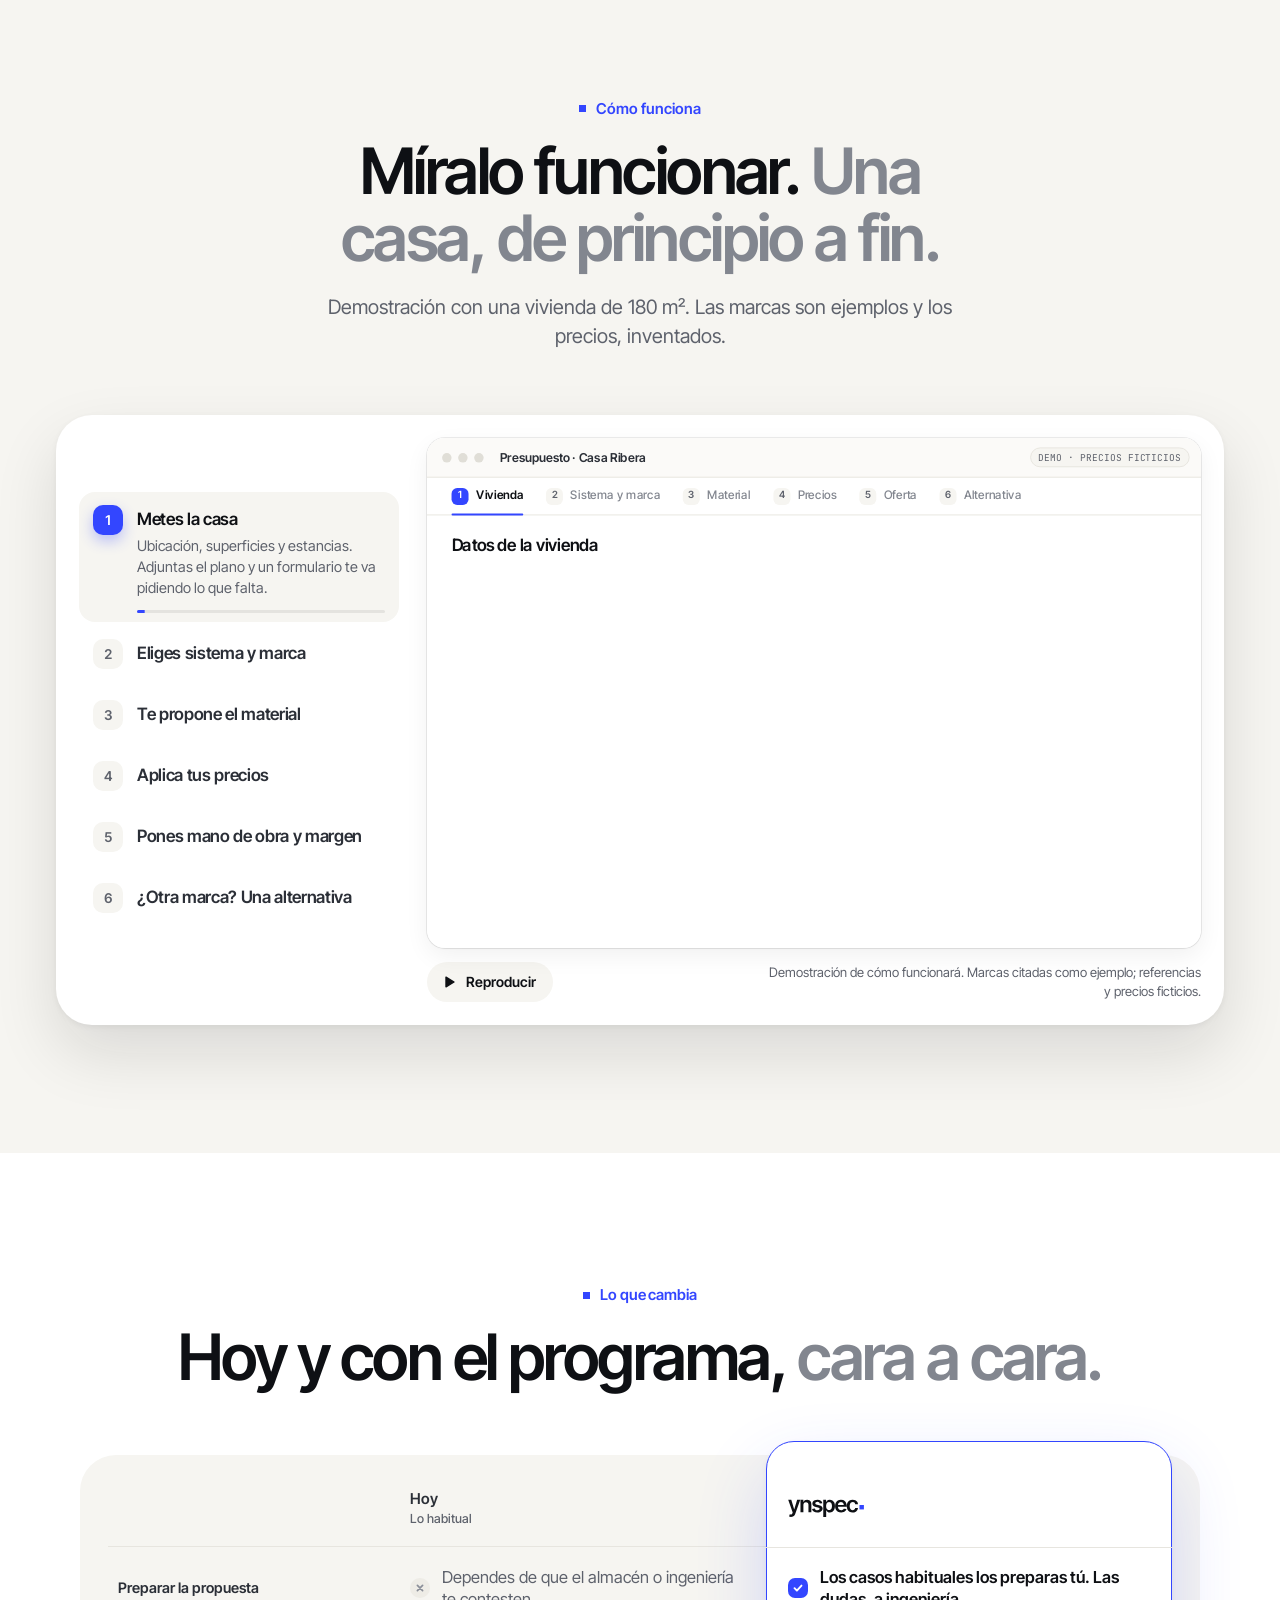
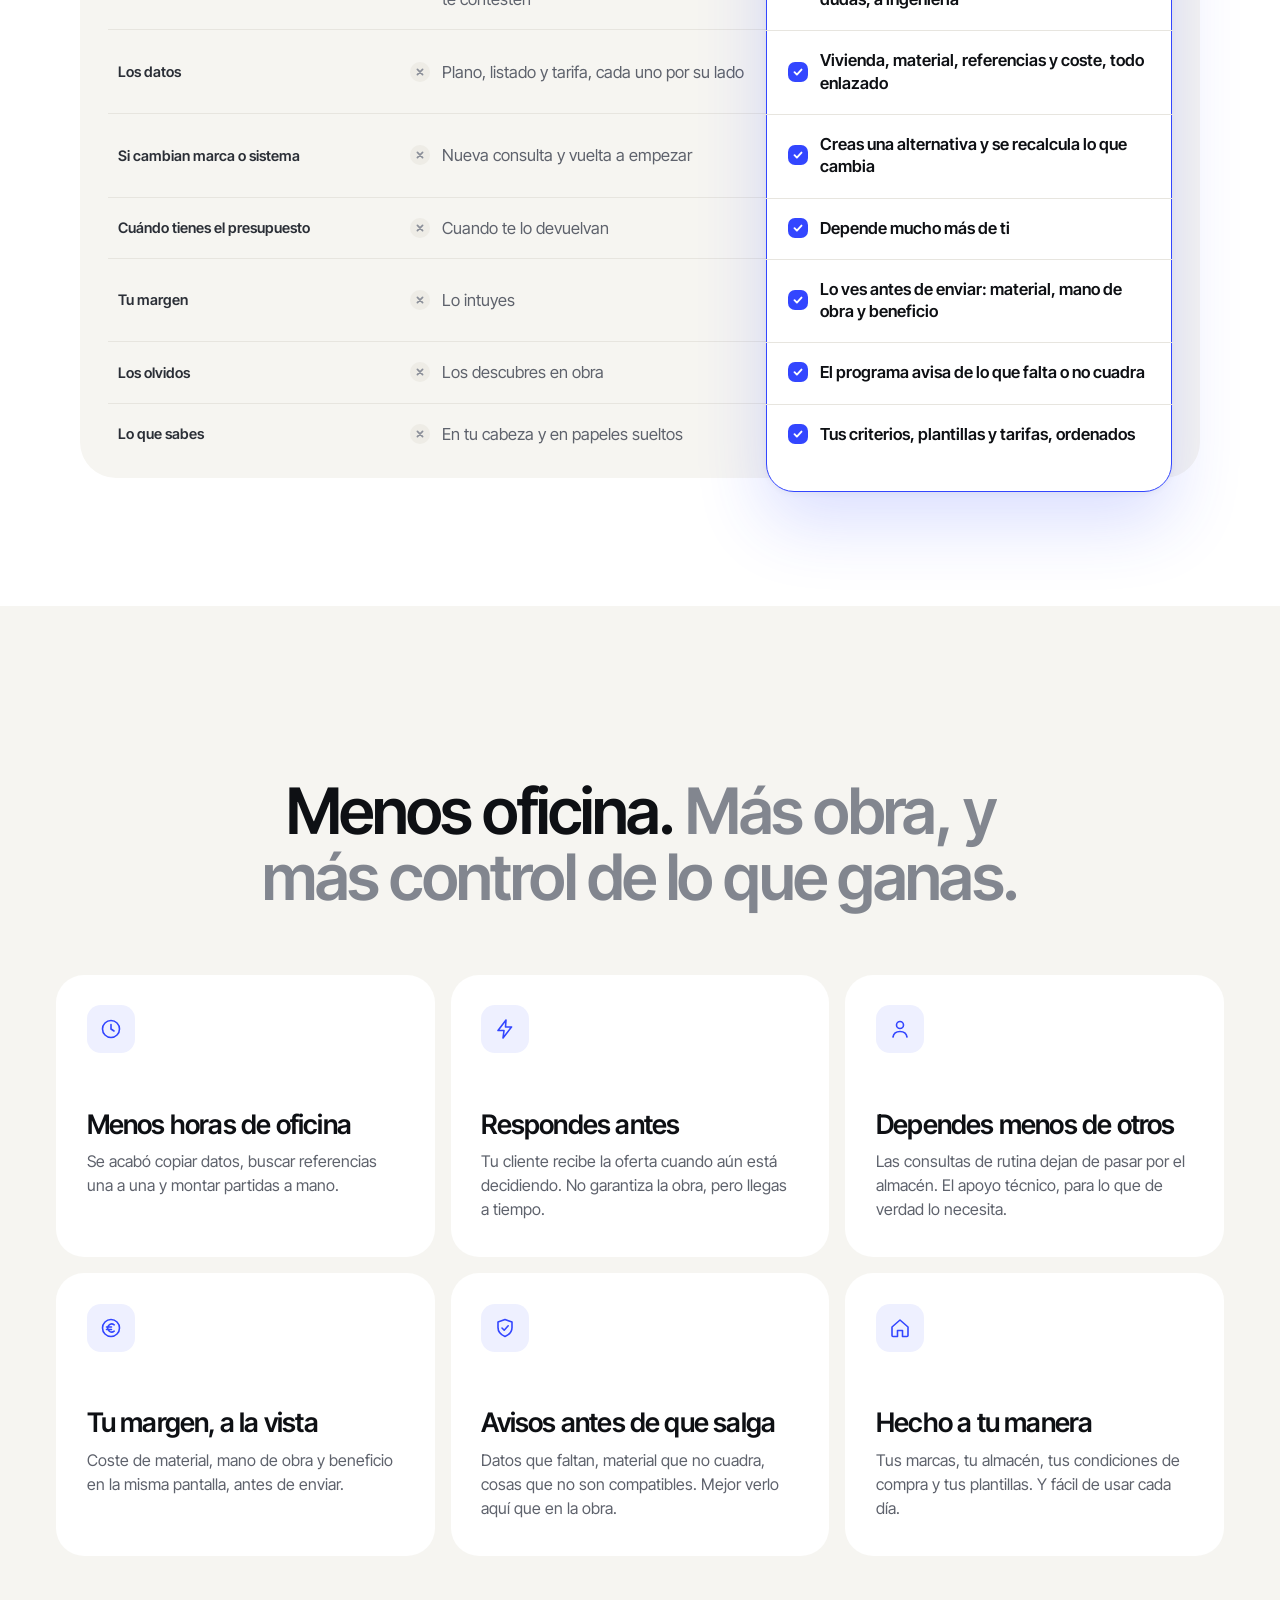
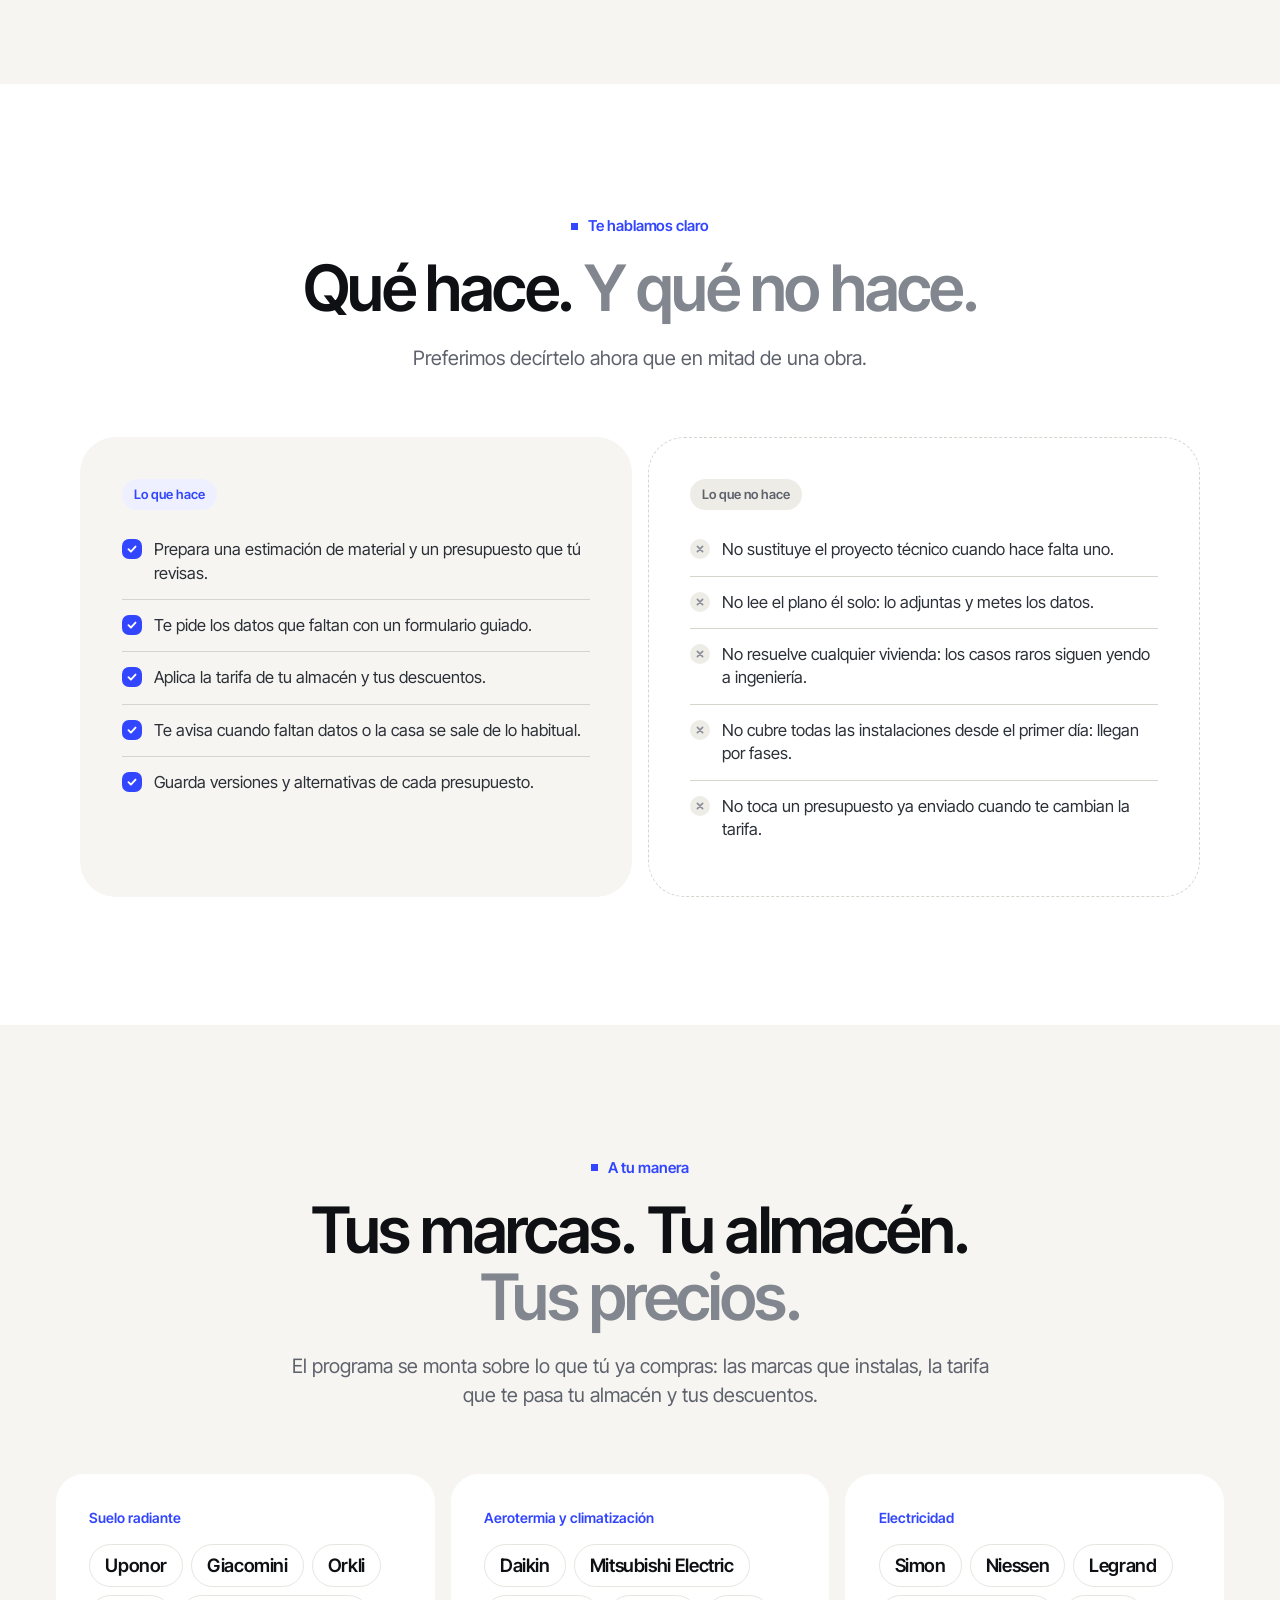
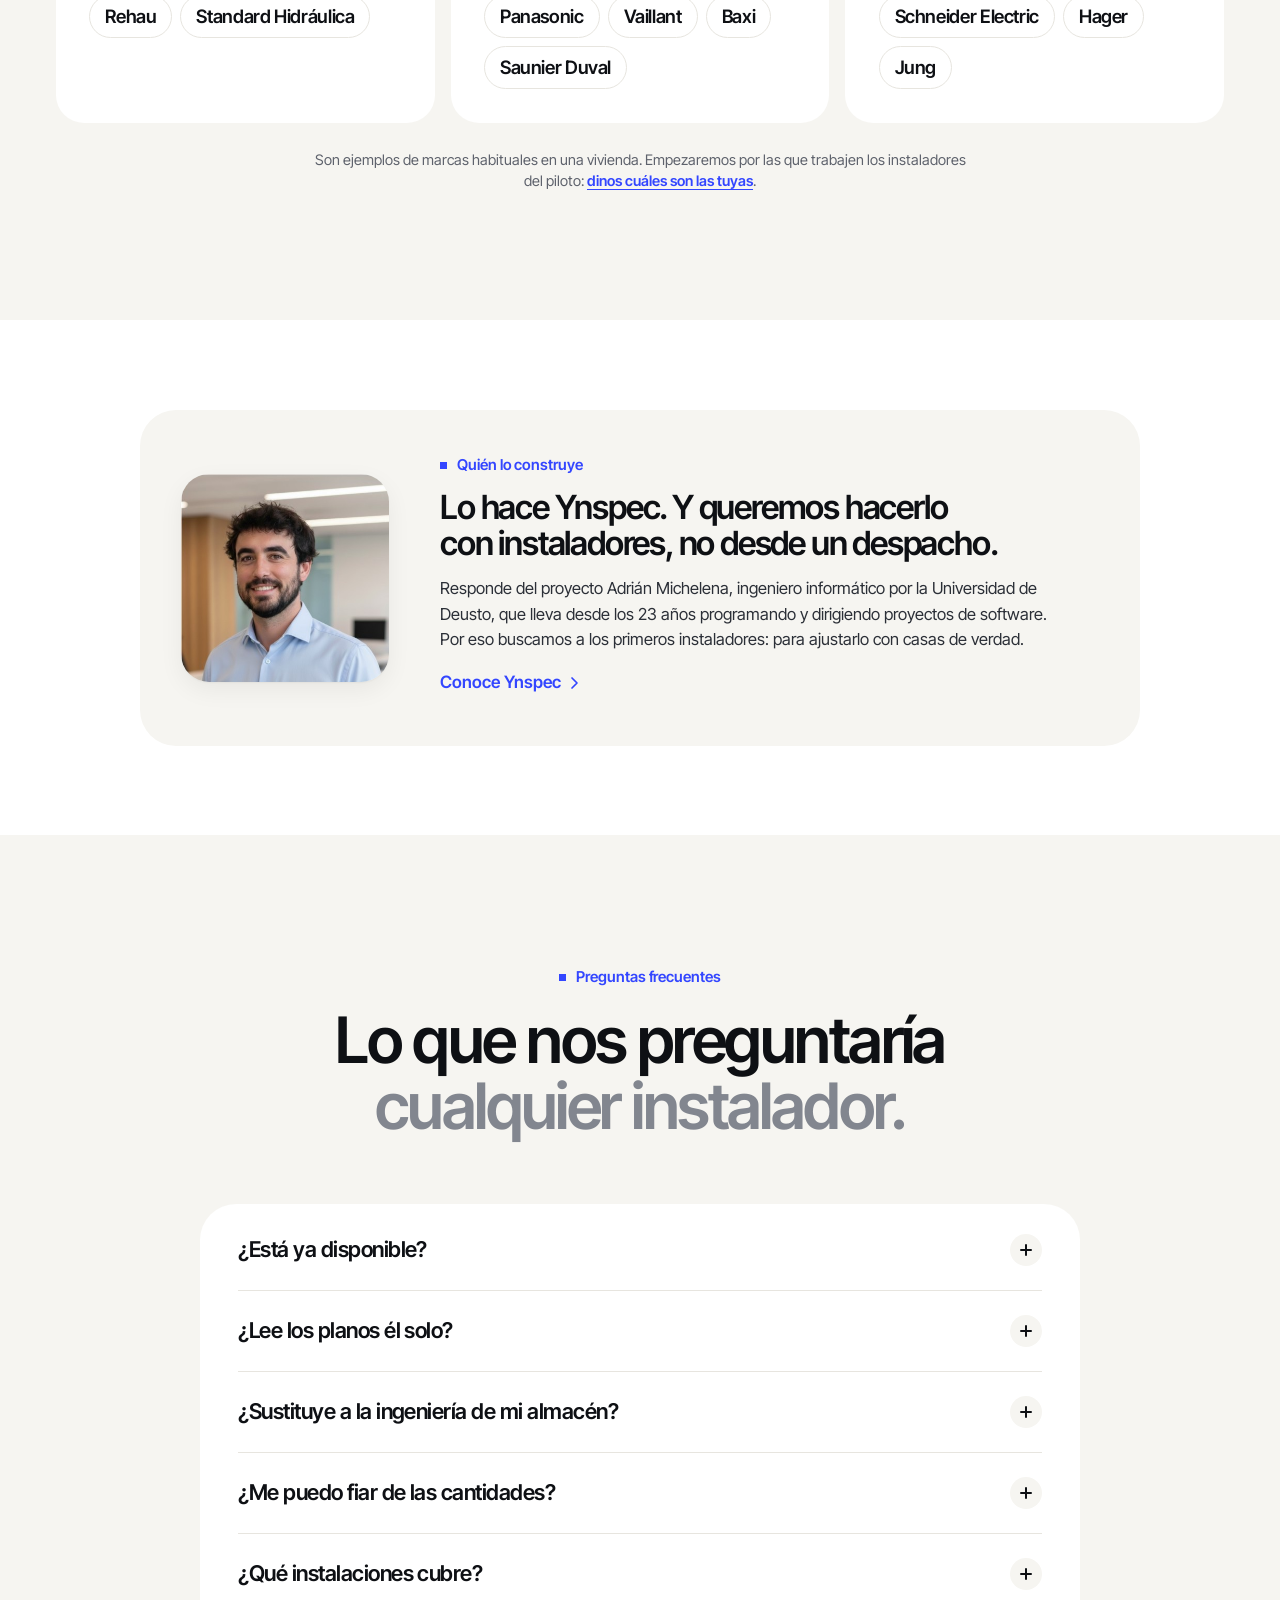
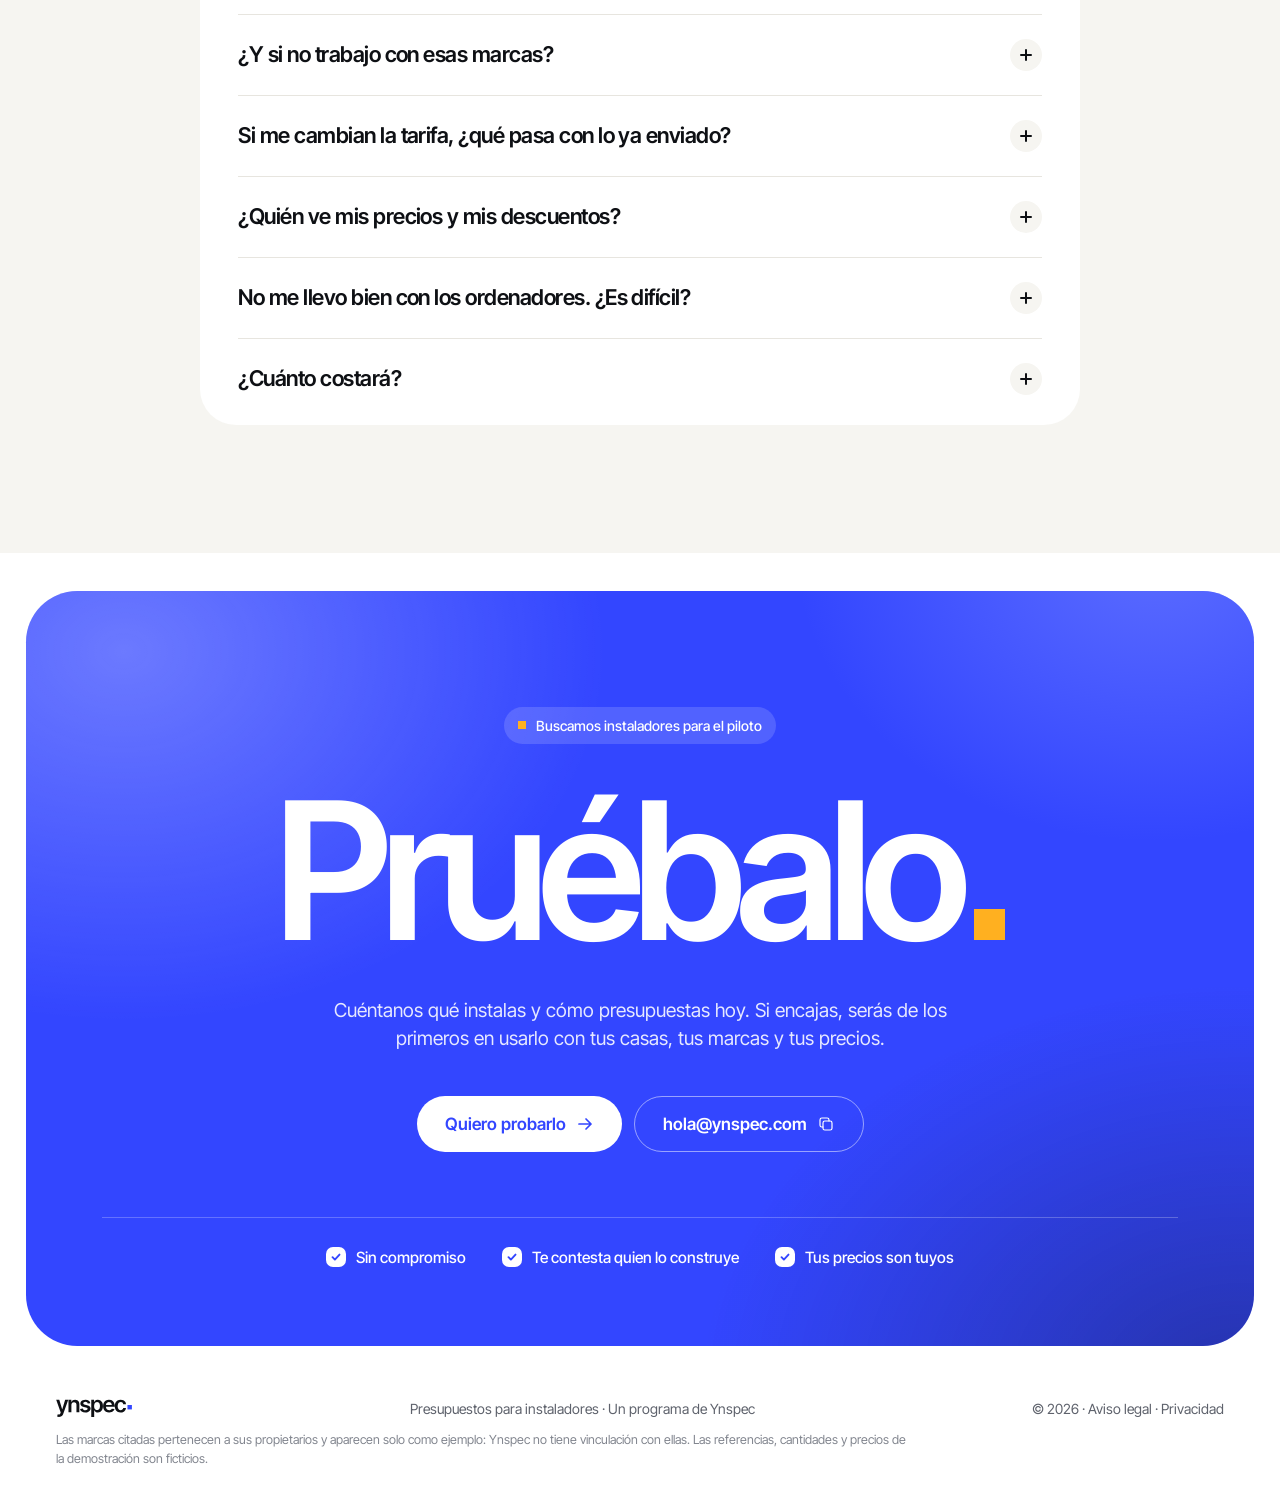
<file: instaladores.html>
<!doctype html>
<html lang="es" class="no-js">
  <head>
    <meta charset="utf-8" />
    <meta name="viewport" content="width=device-width, initial-scale=1" />
    <title>Presupuestos de viviendas para instaladores · Ynspec</title>
    <meta
      name="description"
      content="Presupuesta la casa entera sin esperar al almacén: metes la vivienda, eliges sistema y marca, y el programa te propone el material con tus precios."
    />
    <meta name="theme-color" content="#ffffff" />
    <meta name="color-scheme" content="light" />
    <meta name="format-detection" content="telephone=no" />
    <meta property="og:title" content="Presupuesta la casa entera. Sin esperar al almacén." />
    <meta
      property="og:description"
      content="Un programa de presupuestos para instaladores de suelo radiante, climatización y electricidad. Con tus marcas, tu almacén y tus precios."
    />
    <meta property="og:type" content="website" />
    <meta property="og:site_name" content="Ynspec" />
    <meta property="og:locale" content="es_ES" />
    <meta property="og:image" content="https://ynspec.com/assets/img/og-instaladores.jpg?v=2" />
    <meta property="og:image:secure_url" content="https://ynspec.com/assets/img/og-instaladores.jpg?v=2" />
    <meta name="twitter:image" content="https://ynspec.com/assets/img/og-instaladores.jpg?v=2" />
    <meta property="og:url" content="https://ynspec.com/instaladores" />
    <link rel="canonical" href="https://ynspec.com/instaladores" />
    <meta property="og:image:width" content="1200" />
    <meta property="og:image:height" content="630" />
    <meta property="og:image:type" content="image/jpeg" />
    <meta property="og:image:alt" content="Presupuesta la casa entera. Sin esperar al almacén." />
    <meta name="twitter:card" content="summary_large_image" />
    <meta name="twitter:title" content="Presupuesta la casa entera. Sin esperar al almacén." />
    <meta name="twitter:description" content="Un programa de presupuestos para instaladores de suelo radiante, climatización y electricidad. Con tus marcas, tu almacén y tus precios." />
    <link rel="icon" href="assets/img/favicon-32.png" type="image/png" sizes="32x32" />
    <link rel="icon" href="assets/img/ynspec-simbolo-azul.svg" type="image/svg+xml" />
    <link rel="apple-touch-icon" href="assets/img/apple-touch-icon.png" />
    <link rel="manifest" href="/site.webmanifest" />
    <link rel="preconnect" href="https://fonts.googleapis.com" />
    <link rel="preconnect" href="https://fonts.gstatic.com" crossorigin />
    <link
      href="https://fonts.googleapis.com/css2?family=Inter+Tight:wght@400;500;600;700&family=JetBrains+Mono:wght@400;500&display=swap"
      rel="stylesheet"
    />
    <link rel="stylesheet" href="assets/css/styles.css" />
    <link rel="stylesheet" href="assets/css/instaladores.css" />
    <script>
      document.documentElement.classList.replace('no-js', 'js');
    </script>
    <script type="application/ld+json">{"@context": "https://schema.org", "@type": "FAQPage", "mainEntity": [{"@type": "Question", "name": "¿Está ya disponible?", "acceptedAnswer": {"@type": "Answer", "text": "Todavía no. Lo estamos construyendo y buscamos instaladores para probarlo con casas reales. Lo que ves en esta página es una demostración de cómo funcionará."}}, {"@type": "Question", "name": "¿Lee los planos él solo?", "acceptedAnswer": {"@type": "Answer", "text": "No. Adjuntas el plano para tenerlo a mano y metes los datos de la casa en un formulario que te va pidiendo lo que falta. Preferimos decírtelo claro."}}, {"@type": "Question", "name": "¿Sustituye a la ingeniería de mi almacén?", "acceptedAnswer": {"@type": "Answer", "text": "No. La idea es que los casos habituales los prepares tú, sin esperar, y que las dudas y los casos raros sigan yendo a quien sabe. El programa te avisa cuando una casa se sale de lo normal."}}, {"@type": "Question", "name": "¿Me puedo fiar de las cantidades?", "acceptedAnswer": {"@type": "Answer", "text": "Son una estimación hecha con reglas técnicas validadas por un especialista, y siempre la revisas tú antes de enviar. Si faltan datos o algo no cuadra, te lo marca en vez de inventárselo."}}, {"@type": "Question", "name": "¿Qué instalaciones cubre?", "acceptedAnswer": {"@type": "Answer", "text": "Suelo radiante, climatización y electricidad se calculan de forma muy distinta, así que se incorporan por fases. La demostración de esta página es de suelo radiante."}}, {"@type": "Question", "name": "¿Y si no trabajo con esas marcas?", "acceptedAnswer": {"@type": "Answer", "text": "Las de esta página son ejemplos. El programa se prepara con las marcas y gamas que tú instalas y con la tarifa que te pasa tu almacén."}}, {"@type": "Question", "name": "Si me cambian la tarifa, ¿qué pasa con lo ya enviado?", "acceptedAnswer": {"@type": "Answer", "text": "Nada: el presupuesto se queda como lo enviaste. La tarifa nueva se aplica a los que hagas a partir de entonces."}}, {"@type": "Question", "name": "¿Quién ve mis precios y mis descuentos?", "acceptedAnswer": {"@type": "Answer", "text": "Tú. Tus tarifas, tus descuentos y tus presupuestos son tuyos y no se enseñan a otros instaladores."}}, {"@type": "Question", "name": "No me llevo bien con los ordenadores. ¿Es difícil?", "acceptedAnswer": {"@type": "Answer", "text": "Está pensado para el día a día de un instalador, no para un ingeniero: pasos cortos, en tu idioma y sin siglas. En el piloto lo probamos contigo hasta que te resulte cómodo."}}, {"@type": "Question", "name": "¿Cuánto costará?", "acceptedAnswer": {"@type": "Answer", "text": "Todavía no hay precio público. Si entras en el piloto, lo sabrás por escrito antes de empezar."}}]}</script>
  </head>
  <body class="page-inst">
    <!-- ───────────── SPRITE SVG ───────────── -->
    <svg xmlns="http://www.w3.org/2000/svg" class="sprite" aria-hidden="true" focusable="false">
      <symbol id="logo" viewBox="0 20 240 57">
        <path
          fill="currentColor"
          d="M9.176 76.695q-1.899 .035-3.516-.263-1.599-.299-2.549-.686l2.162-7.189 .44 .105q2.83 .756 4.816 .123 1.987-.615 3.182-3.814l.791-2.145-14.203-40.131h9.791l9.035 29.707h.422l9.088-29.707h9.861l-15.75 44.051q-1.09 3.129-2.9 5.361-1.793 2.233-4.43 3.411-2.619 1.177-6.24 1.177zM48.434 38.99v23.01h-9.246v-39.305h9.07v6.715h.439q1.354-3.305 4.219-5.256 2.883-1.951 7.295-1.951 4.06 0 7.084 1.74 3.023 1.723 4.693 5.028 1.688 3.304 1.688 8.033v24.996h-9.246v-23.555q0-3.937-2.039-6.17-2.039-2.232-5.625-2.232-2.426 0-4.307 1.055-1.881 1.054-2.953 3.058-1.072 1.987-1.072 4.834zM108.504 33.137l-8.42 .879q-.51-1.916-2.268-3.411-1.757-1.511-4.974-1.511-2.883 0-4.834 1.265-1.934 1.266-1.934 3.252 0 1.705 1.283 2.813 1.284 1.107 4.272 1.775l6.697 1.406q5.555 1.178 8.279 3.797 2.743 2.619 2.743 6.821 0 3.709-2.145 6.539-2.144 2.83-5.924 4.429-3.761 1.6-8.683 1.6-7.207 0-11.602-3.041-4.377-3.059-5.256-8.473l9.018-.843q.615 2.654 2.619 4.007 2.021 1.336 5.203 1.336 3.305 0 5.309-1.353 2.021-1.354 2.021-3.322 0-3.323-5.308-4.483l-6.698-1.441q-5.642-1.213-8.367-3.973-2.707-2.76-2.707-7.049 0-3.656 2.004-6.328 2.004-2.672 5.59-4.148 3.586-1.477 8.314-1.477 6.926 0 10.881 2.971 3.955 2.953 4.887 7.963zM111.305 76.695v-54h9.07v6.504h.563q.703-1.406 2.003-3.041 1.319-1.635 3.534-2.795 2.232-1.16 5.713-1.16 4.535 0 8.191 2.32 3.656 2.321 5.818 6.838 2.162 4.5 2.162 11.057 0 6.451-2.109 11.004-2.109 4.535-5.783 6.908-3.656 2.373-8.297 2.373-3.357 0-5.59-1.125-2.232-1.142-3.586-2.742-1.336-1.617-2.056-3.059h-.387v20.918zM129.621 55.127q3.041 0 5.098-1.652 2.074-1.67 3.129-4.553 1.054-2.883 1.054-6.539 0-3.656-1.054-6.487-1.037-2.847-3.094-4.482-2.039-1.635-5.133-1.635-2.988 0-5.045 1.565-2.056 1.547-3.129 4.377-1.072 2.83-1.072 6.662 0 3.797 1.072 6.662 1.09 2.865 3.147 4.482 2.074 1.6 5.027 1.6zM167.912 62.791q-5.924 0-10.23-2.478-4.289-2.497-6.592-7.032-2.285-4.552-2.285-10.705 0-6.064 2.285-10.635 2.285-4.587 6.433-7.154 4.166-2.584 9.774-2.584 3.621 0 6.873 1.178 3.269 1.16 5.783 3.586 2.514 2.408 3.938 6.152 1.441 3.744 1.441 8.93v2.847h-32.221v-6.205h27.616l-4.307 1.829q0-3.323-1.02-5.801-1.019-2.496-3.041-3.903-2.004-1.406-4.992-1.406-2.988 0-5.097 1.424-2.092 1.406-3.2 3.779-1.107 2.356-1.107 5.274v4.306q0 3.604 1.248 6.153 1.266 2.549 3.533 3.884 2.285 1.336 5.274 1.336 1.986 0 3.621-.562 1.634-.58 2.812-1.723 1.178-1.142 1.793-2.795l8.649 1.002q-.809 3.41-3.094 5.959-2.268 2.532-5.801 3.938-3.533 1.406-8.086 1.406zM204.428 62.791q-5.854 0-10.073-2.584-4.201-2.602-6.468-7.154-2.25-4.571-2.25-10.512 0-6.029 2.285-10.6 2.285-4.57 6.504-7.154 4.219-2.584 9.967-2.584 4.798 0 8.472 1.758 3.692 1.758 5.889 4.939 2.215 3.164 2.531 7.436h-8.859q-.352-1.898-1.371-3.41-1.002-1.512-2.655-2.373-1.652-.879-3.884-.879-2.848 0-4.993 1.529-2.127 1.512-3.322 4.36-1.178 2.847-1.178 6.82 0 4.008 1.161 6.908 1.177 2.9 3.304 4.465 2.145 1.564 5.028 1.564 3.058 0 5.185-1.793 2.127-1.793 2.725-4.957h8.859q-.334 4.166-2.478 7.383-2.127 3.199-5.784 5.027-3.638 1.811-8.595 1.811z"
        />
        <rect x="226" y="39" width="14" height="14" style="fill: var(--logo-dot, #3346ff)" />
      </symbol>

      <symbol id="i-arrow" viewBox="0 0 18 18"><path d="M3 9h12M10 4l5 5-5 5" /></symbol>
      <symbol id="i-chev" viewBox="0 0 18 18"><path d="M7 4l5 5-5 5" /></symbol>
      <symbol id="i-play" viewBox="0 0 18 18"><path d="M6 4.2v9.600l8-4.800z" /></symbol>
      <symbol id="i-pause" viewBox="0 0 18 18"><path d="M6.200 4.500v9M11.800 4.500v9" /></symbol>
      <symbol id="i-copy" viewBox="0 0 24 24"><rect x="8" y="8" width="12" height="12" rx="2.5" /><path d="M16 8V6.500A2.500 2.500 0 0 0 13.500 4h-7A2.500 2.500 0 0 0 4 6.500v7A2.500 2.500 0 0 0 6.500 16H8" /></symbol>

      <!-- problema -->
      <symbol id="i-wait" viewBox="0 0 24 24"><path d="M7 3.500h10M7 20.500h10" /><path d="M8.500 3.500v3c0 1.400.700 2.700 1.800 3.500L12 11.300l1.700-1.300c1.100-.800 1.800-2.100 1.800-3.500v-3M8.500 20.500v-3c0-1.400.700-2.700 1.800-3.500l1.700-1.300 1.700 1.300c1.100.800 1.800 2.100 1.800 3.500v3" /></symbol>
      <symbol id="i-moon" viewBox="0 0 24 24"><path d="M19.500 14.200A7.800 7.800 0 0 1 9.800 4.500a7.800 7.800 0 1 0 9.700 9.700z" /></symbol>
      <symbol id="i-refresh" viewBox="0 0 24 24"><path d="M19.500 12a7.500 7.500 0 0 1-13.200 4.900M4.500 12a7.500 7.500 0 0 1 13.200-4.900" /><path d="M18 3.500v4h-4M6 20.500v-4h4" /></symbol>
      <symbol id="i-layers" viewBox="0 0 24 24"><path d="M12 3.500l8.500 4.500-8.500 4.500L3.500 8z" /><path d="M3.500 12l8.500 4.500 8.500-4.500M3.500 16l8.500 4.500 8.500-4.500" /></symbol>
      <symbol id="i-euro" viewBox="0 0 24 24"><circle cx="12" cy="12" r="8.500" /><path d="M15.200 8.800a4 4 0 1 0 0 6.400M7.500 11h5M7.500 13.500h5" /></symbol>
      <symbol id="i-alert" viewBox="0 0 24 24"><path d="M12 4l9 16H3z" /><path d="M12 10v4.500M12 17.500h.01" /></symbol>
      <symbol id="i-term" viewBox="0 0 24 24"><rect x="3" y="4.500" width="18" height="15" rx="2.500" /><path d="M7 9.500l3 2.500-3 2.500M12.500 15h4.500" /></symbol>
      <symbol id="i-clock" viewBox="0 0 24 24"><circle cx="12" cy="12" r="8.500" /><path d="M12 7.500V12l3 2" /></symbol>

      <!-- beneficios -->
      <symbol id="i-bolt" viewBox="0 0 24 24"><path d="M13 3L5 13.500h6L10 21l8.500-11h-6z" /></symbol>
      <symbol id="i-user" viewBox="0 0 24 24"><circle cx="12" cy="8" r="3.500" /><path d="M5 20c.600-3.600 3.300-5.500 7-5.500s6.400 1.900 7 5.500" /></symbol>
      <symbol id="i-shield" viewBox="0 0 24 24"><path d="M12 3.500l7 2.500v5.500c0 4.300-2.900 7.300-7 9-4.100-1.700-7-4.700-7-9V6z" /><path d="M9 12l2.200 2.200 4-4.400" /></symbol>
      <symbol id="i-home" viewBox="0 0 24 24"><path d="M4 11l8-7 8 7v8.500a1 1 0 0 1-1 1h-4.500v-6h-5v6H5a1 1 0 0 1-1-1z" /></symbol>
      <symbol id="i-spark" viewBox="0 0 24 24"><path d="M11 3.500l1.800 5 5 1.800-5 1.800-1.800 5-1.800-5-5-1.800 5-1.800z" /><path d="M18.500 15.500l.700 1.800 1.800.700-1.800.700-.700 1.800-.700-1.800-1.800-.700 1.800-.700z" /></symbol>
    </svg>

    <a class="skip" href="#problema">Saltar al contenido</a>
    <div class="progress" aria-hidden="true"><span></span></div>

    <!-- ───────────── NAV ───────────── -->
    <header class="nav" id="nav">
      <div class="nav__bar">
        <a class="logo" href="#inicio" aria-label="Ynspec Presupuestos, ir al inicio">
          <svg aria-hidden="true"><use href="#logo" /></svg>
          <span class="logo__tag">Presupuestos</span>
        </a>

        <nav class="nav__links" aria-label="Secciones">
          <a href="#problema" data-nav>El problema</a>
          <a href="#calcula" data-nav>Calcula</a>
          <a href="#como" data-nav>Cómo funciona</a>
          <a href="#ganas" data-nav>Qué ganas</a>
          <a href="#claro" data-nav>Qué hace y qué no</a>
          <a href="#faq" data-nav>Preguntas</a>
          <span class="nav__indicator" aria-hidden="true"></span>
        </nav>

        <a class="btn btn--primary btn--sm nav__cta" href="#acceso">Quiero probarlo</a>

        <button class="nav__burger" type="button" aria-expanded="false" aria-controls="menu" aria-label="Abrir menú">
          <span></span><span></span>
        </button>
      </div>
    </header>

    <div class="menu" id="menu" aria-hidden="true">
      <nav class="menu__links" aria-label="Secciones (móvil)">
        <a href="#problema"><span>01</span>El problema</a>
        <a href="#calcula"><span>02</span>Calcula lo que pierdes</a>
        <a href="#como"><span>03</span>Cómo funciona</a>
        <a href="#ganas"><span>04</span>Qué ganas</a>
        <a href="#claro"><span>05</span>Qué hace y qué no</a>
        <a href="#marcas"><span>06</span>Tus marcas</a>
        <a href="#faq"><span>07</span>Preguntas</a>
      </nav>
      <a class="btn btn--primary btn--lg menu__cta" href="#acceso">
        Quiero probarlo
        <svg class="arrow" aria-hidden="true"><use href="#i-arrow" /></svg>
      </a>
    </div>

    <main>
      <!-- ───────────── HERO ───────────── -->
      <section class="hero" id="inicio">
        <div class="hero__bg" aria-hidden="true">
          <div class="gridlines">
            <i></i><i></i><i></i><i></i><i></i>
            <b style="--c: 1; --y: 100px"></b>
            <b style="--c: 3; --y: 100px"></b>
            <b style="--c: 0; --y: 46%"></b>
            <b style="--c: 4; --y: 46%"></b>
          </div>
        </div>

        <div class="wrap hero__inner">
          <p class="badge intro" style="--d: 0ms">
            <span class="sq sq--amber sq--pulse"></span><span>En desarrollo · buscamos instaladores<span class="float__x"> para probarlo</span></span>
          </p>

          <h1 class="hero__title">
            <span class="hero__line" data-split>Presupuesta la casa entera.</span>
            <span class="hero__line hero__line--g" data-split
              >Sin esperar al almacén<i class="dot" aria-hidden="true"></i
            ></span>
          </h1>

          <p class="hero__sub intro" style="--d: 420ms">
            Metes los datos de la vivienda, eliges sistema y marca, y el programa te propone el material con
            <strong>tus precios de compra</strong>. Tú revisas, pones <strong>tu mano de obra y tu margen</strong>, y
            envías el PDF.
          </p>

          <div class="hero__cta intro" style="--d: 540ms">
            <a class="btn btn--primary btn--lg" href="#acceso" data-magnetic>
              Quiero probarlo
              <svg class="arrow" aria-hidden="true"><use href="#i-arrow" /></svg>
            </a>
            <a class="link" href="#como">
              Verlo funcionar
              <svg class="arrow" aria-hidden="true"><use href="#i-chev" /></svg>
            </a>
          </div>
          <p class="hero__for intro" style="--d: 640ms">
            Para empresas instaladoras de suelo radiante, climatización, calefacción y electricidad.
          </p>

          <!-- composición ilustrativa -->
          <div class="stage" id="stage" aria-hidden="true">
            <div class="stage__glow"></div>
            <div class="stage__inner">
              <div class="layer layer--win">
                <div class="win">
                  <div class="win__bar">
                    <i></i><i></i><i></i><span>Presupuesto · Casa Ribera · 180 m²</span><em class="tag">Ejemplo</em>
                  </div>
                  <div class="win__body">
                    <div class="win__side">
                      <p class="win__org"><i></i>Tu empresa</p>
                      <b class="is-on">Presupuestos</b><b>Tarifas</b><b>Marcas</b><b>Clientes</b><b>Plantillas</b>
                    </div>
                    <div class="win__main">
                      <p class="win__h">Casa Ribera<em>3 capítulos</em></p>
                      <ul class="hq">
                        <li class="hq__chap"><span>Suelo radiante<small>Uponor · panel con tetones</small></span><b>4.296,70 €</b></li>
                        <li class="hq__line"><span>Tubo PE-Xa 16×2 con barrera de oxígeno</span><small>1.150 m</small><b>1.207,50 €</b></li>
                        <li class="hq__line"><span>Panel aislante con tetones</span><small>168 m²</small><b>1.646,40 €</b></li>
                        <li class="hq__line"><span>Colector 8 vías con caudalímetros</span><small>1 ud</small><b>286,00 €</b></li>
                        <li class="hq__line hq__line--more"><span>+ 6 líneas más</span></li>
                        <li class="hq__chap"><span>Aerotermia<small>Daikin · 8 kW + ACS 200 l</small></span><b>5.275,00 €</b></li>
                        <li class="hq__chap"><span>Electricidad<small>Simon · Schneider Electric</small></span><b>2.181,40 €</b></li>
                      </ul>
                      <p class="hq__warn"><span class="sq sq--amber"></span>2 avisos por revisar antes de enviar</p>
                    </div>
                  </div>
                </div>
              </div>

              <div class="layer layer--phone">
                <div class="bob">
                  <div class="doc">
                    <div class="doc__head">
                      <span class="doc__logo">Tu logo</span>
                      <span class="doc__n">Presupuesto<br />nº 2026-041</span>
                    </div>
                    <p class="doc__t">Instalaciones · Casa Ribera</p>
                    <ul class="doc__lines">
                      <li><span>Suelo radiante</span><i></i></li>
                      <li><span>Aerotermia</span><i></i></li>
                      <li><span>Electricidad</span><i></i></li>
                    </ul>
                    <div class="doc__bars"><i></i><i></i><i></i></div>
                    <p class="doc__total"><span>Total sin IVA</span><b>18.274,92 €</b></p>
                    <em class="pill">PDF listo para enviar</em>
                  </div>
                </div>
              </div>

              <div class="layer layer--quote">
                <div class="bob">
                  <div class="quote">
                    <p class="quote__top"><small>Resumen de la oferta</small><em class="pill">Borrador</em></p>
                    <p class="quote__t">Casa Ribera</p>
                    <ul>
                      <li><span>Material</span><span>11.753,10 €</span></li>
                      <li><span>Mano de obra · 96 h</span><span>3.264,00 €</span></li>
                      <li><span>Gastos · 4 %</span><span>470,12 €</span></li>
                      <li class="is-blue"><span>Tu margen · 18 %</span><span>2.787,70 €</span></li>
                    </ul>
                    <p class="quote__total"><span>Total sin IVA</span><b>18.274,92 €</b></p>
                    <span class="quote__btn">Generar PDF<svg class="arrow"><use href="#i-arrow" /></svg></span>
                  </div>
                </div>
              </div>

              <div class="layer layer--fa">
                <div class="bob"><p class="float"><i class="ok"></i><span><span class="float__x">Tarifa de tu almacén: </span>412 referencias enlazadas</span></p></div>
              </div>
              <div class="layer layer--fb">
                <div class="bob"><p class="float"><span class="sq"></span><span>Opción B<span class="float__x"> con otra marca,</span> recalculada</span></p></div>
              </div>
            </div>
          </div>
          <p class="stage__cap intro" style="--d: 900ms">
            Ejemplo ilustrativo. Las marcas se citan como ejemplo y los precios son inventados.
          </p>
        </div>
      </section>

      <!-- ───────────── FRASES ───────────── -->
      <div class="says" aria-hidden="true">
        <div class="marquee__track">
          <q>Te lo paso esta semana, estoy esperando al almacén.</q>
          <q>¿Me lo puedes pasar con otra marca?</q>
          <q>El presupuesto lo hago el domingo.</q>
          <q>¿Y a esta obra cuánto le gano?</q>
          <q>Se me olvidó meter los cabezales.</q>
          <q>Con el descuento nuevo, ¿a cuánto me sale?</q>
          <q>Lo tiene ingeniería, a ver si mañana.</q>
          <q>¿Dónde tenía yo el listado de esta casa?</q>
        </div>
      </div>

      <!-- ───────────── 01 · PROBLEMA ───────────── -->
      <section class="section section--paper" id="problema" data-section>
        <div class="wrap">
          <header class="head">
            <p class="eyebrow reveal">El problema</p>
            <h2 class="h2" data-split>
              Sabes hacer la instalación. <span class="g">Lo que te come la semana es el presupuesto.</span>
            </h2>
            <p class="sub reveal">
              Para dar precio a una casa no basta con los metros. Hay que decidir el sistema, sacar el material,
              cruzarlo con las referencias de tu almacén y aplicar tus precios. Y casi nada de eso depende solo de ti.
            </p>
          </header>

          <p class="kicker reveal">Una semana cualquiera</p>
          <ol class="spec week">
            <li class="spec-step">
              <span class="spec-step__bar" aria-hidden="true"><i></i></span>
              <p class="spec-step__tag">Lunes</p>
              <p class="spec-step__letter" aria-hidden="true">L</p>
              <h3>Te llega el plano.</h3>
              <p class="spec-step__p">
                Un cliente quiere suelo radiante, aerotermia y electricidad para una casa de 180 m². Faltan la mitad de
                los datos.
              </p>
            </li>
            <li class="spec-step">
              <span class="spec-step__bar" aria-hidden="true"><i></i></span>
              <p class="spec-step__tag">Martes</p>
              <p class="spec-step__letter" aria-hidden="true">M</p>
              <h3>Se lo pasas al almacén.</h3>
              <p class="spec-step__p">
                Plano, superficies y lo que pide el cliente. Para que te preparen la solución y el listado de material.
              </p>
            </li>
            <li class="spec-step week__wait">
              <span class="spec-step__bar" aria-hidden="true"><i></i></span>
              <p class="spec-step__tag">Miércoles y jueves</p>
              <p class="spec-step__letter" aria-hidden="true">X J</p>
              <h3>Esperas.</h3>
              <p class="spec-step__p">
                Lo tiene ingeniería. El cliente te pregunta cómo va. Y tú todavía no puedes decirle un precio.
              </p>
            </li>
            <li class="spec-step">
              <span class="spec-step__bar" aria-hidden="true"><i></i></span>
              <p class="spec-step__tag">Viernes noche</p>
              <p class="spec-step__letter" aria-hidden="true">V</p>
              <h3>Montas el presupuesto.</h3>
              <p class="spec-step__p">
                Te vuelve el listado. Lo pasas a tu Excel, aplicas descuentos y sumas mano de obra y margen. A las once
                de la noche.
              </p>
            </li>
            <li class="spec-step">
              <span class="spec-step__bar" aria-hidden="true"><i></i></span>
              <p class="spec-step__tag">Lunes</p>
              <p class="spec-step__letter" aria-hidden="true">L</p>
              <h3>«¿Y con otra marca?»</h3>
              <p class="spec-step__p">
                El cliente quiere comparar. Nueva consulta, nuevo listado, nuevo presupuesto. Vuelta a empezar.
              </p>
            </li>
          </ol>
          <p class="week__note reveal">Ejemplo ilustrativo. ¿Se parece a alguna de las tuyas?</p>

          <p class="kicker kicker--gap reveal">¿Cuántas te suenan?</p>
          <ul class="pains" data-stagger>
            <li class="pain reveal" data-spot>
              <span class="ico-box"><svg class="ico" aria-hidden="true"><use href="#i-wait" /></svg></span>
              <div>
                <h3>Dependes de que te contesten</h3>
                <p>Sin el listado del almacén no puedes dar precio. Y mientras, el cliente sigue pidiendo precios.</p>
              </div>
            </li>
            <li class="pain reveal" data-spot>
              <span class="ico-box"><svg class="ico" aria-hidden="true"><use href="#i-moon" /></svg></span>
              <div>
                <h3>Presupuestas de noche</h3>
                <p>De día estás en obra. Los presupuestos, cuando llegas a casa o el domingo.</p>
              </div>
            </li>
            <li class="pain reveal" data-spot>
              <span class="ico-box"><svg class="ico" aria-hidden="true"><use href="#i-refresh" /></svg></span>
              <div>
                <h3>Cada cambio es volver a empezar</h3>
                <p>Otra marca, una habitación menos, otro sistema. Nueva consulta y otro presupuesto entero.</p>
              </div>
            </li>
            <li class="pain reveal" data-spot>
              <span class="ico-box"><svg class="ico" aria-hidden="true"><use href="#i-layers" /></svg></span>
              <div>
                <h3>Todo está en sitios distintos</h3>
                <p>El plano en el correo, el listado en un PDF, la tarifa en un Excel y los descuentos en tu cabeza.</p>
              </div>
            </li>
            <li class="pain reveal" data-spot>
              <span class="ico-box"><svg class="ico" aria-hidden="true"><use href="#i-euro" /></svg></span>
              <div>
                <h3>No sabes cuánto le ganas</h3>
                <p>Entre tarifa, descuento y neto, el margen real de la obra lo descubres cuando ya está cobrada.</p>
              </div>
            </li>
            <li class="pain reveal" data-spot>
              <span class="ico-box"><svg class="ico" aria-hidden="true"><use href="#i-alert" /></svg></span>
              <div>
                <h3>Un olvido lo pagas tú</h3>
                <p>Si te dejas los cabezales o una caja de colector fuera del presupuesto, sale de tu bolsillo.</p>
              </div>
            </li>
            <li class="pain reveal" data-spot>
              <span class="ico-box"><svg class="ico" aria-hidden="true"><use href="#i-term" /></svg></span>
              <div>
                <h3>Los programas técnicos te sobran</h3>
                <p>Hay herramientas de cálculo muy potentes. Pero tú necesitas dar un precio, no hacer un proyecto.</p>
              </div>
            </li>
            <li class="pain reveal" data-spot>
              <span class="ico-box"><svg class="ico" aria-hidden="true"><use href="#i-clock" /></svg></span>
              <div>
                <h3>Horas que nadie te paga</h3>
                <p>Cada presupuesto que no sale son horas regaladas. Y de cada diez, ¿cuántos salen?</p>
              </div>
            </li>
          </ul>
        </div>
      </section>

      <!-- ───────────── 02 · CALCULA ───────────── -->
      <section class="section" id="calcula" data-section>
        <div class="wrap">
          <header class="head">
            <p class="eyebrow reveal">Ponle número</p>
            <h2 class="h2" data-split>Lo que te cuesta presupuestar. <span class="g">Con tus números.</span></h2>
            <p class="sub reveal">Mueve los cuatro controles. La cuenta es tuya, no nuestra.</p>
          </header>

          <div class="calc calc--inst reveal" id="calculadora">
            <div class="calc__body">
              <div class="calc__form">
                <label class="field field--first">
                  <span class="field__top"><span>Presupuestos de vivienda al mes</span><output id="io-n">8</output></span>
                  <input class="range" id="ic-n" type="range" min="1" max="40" step="1" value="8" />
                </label>
                <label class="field">
                  <span class="field__top"><span>Horas que te lleva cada uno</span><output id="io-h">6 h</output></span>
                  <input class="range" id="ic-h" type="range" min="1" max="20" step="0.5" value="6" />
                  <span class="field__hint">Llamadas, correos, esperar el listado y montarlo.</span>
                </label>
                <label class="field">
                  <span class="field__top"><span>Lo que vale tu hora</span><output id="io-rate">40 €/h</output></span>
                  <input class="range" id="ic-rate" type="range" min="20" max="90" step="1" value="40" />
                  <span class="field__hint">Lo que facturas por una hora de trabajo en obra.</span>
                </label>
                <label class="field">
                  <span class="field__top"><span>De cada 10, ¿cuántos te aceptan?</span><output id="io-win">3 de 10</output></span>
                  <input class="range" id="ic-win" type="range" min="1" max="10" step="1" value="3" />
                </label>
              </div>

              <div class="calc__out">
                <p class="sr-only" id="ic-live" aria-live="polite"></p>
                <p class="calc__k">Horas al mes haciendo presupuestos</p>
                <p class="calc__big"><span id="ic-hours">48</span><small>horas<br />al mes</small></p>
                <p class="calc__days" id="ic-days">Son 6 jornadas de 8 horas que no estás en obra.</p>

                <div class="loss">
                  <div class="loss__item">
                    <span class="calc__k">Lo que vale ese tiempo</span>
                    <span class="calc__v" id="ic-month">1.920 € al mes</span>
                  </div>
                  <div class="loss__item loss__item--hot">
                    <span class="calc__k">Dinero que se te va al año</span>
                    <span class="calc__v" id="ic-year">23.040 €</span>
                  </div>
                  <div class="loss__item loss__item--wide">
                    <span class="calc__k" id="ic-lost-k">En presupuestos que no te aceptan (7 de cada 10)</span>
                    <span class="calc__v" id="ic-lost">16.128 € al año</span>
                  </div>
                </div>

              </div>
            </div>

            <div class="gain">
              <label class="field">
                <span class="field__top"><span>¿Y si el programa te quitara…</span><output id="io-cut">la mitad del trabajo</output></span>
                <input class="range" id="ic-cut" type="range" min="10" max="80" step="5" value="50" />
              </label>
              <p class="gain__r">
                <span class="gain__k">Recuperarías</span>
                <span class="gain__v"><b id="ic-rec-h">24 h</b> y <b id="ic-rec-e">960 €</b> al mes</span>
                <span class="gain__y" id="ic-rec-y">11.520 € al año.</span>
              </p>
            </div>
            <p class="calc__note">
              Cuenta hecha con tus números y con el porcentaje que tú elijas. No es una promesa: en el piloto lo medimos
              con presupuestos reales, antes y después.
            </p>
          </div>

          <p class="statement statement--gap" data-scrub>
            No es que presupuestes mal. Es que presupuestar una casa, hoy, no depende de ti.
          </p>
        </div>
      </section>

      <!-- ───────────── 03 · CÓMO FUNCIONA (DEMO) ───────────── -->
      <section class="section section--paper" id="como" data-section>
        <div class="wrap">
          <header class="head">
            <p class="eyebrow reveal">Cómo funciona</p>
            <h2 class="h2" data-split>Míralo funcionar. <span class="g">Una casa, de principio a fin.</span></h2>
            <p class="sub reveal">
              Demostración con una vivienda de 180 m². Las marcas son ejemplos y los precios, inventados.
            </p>
          </header>

          <div class="player reveal" id="demo">
            <div class="player__side">
              <ol class="chapters" id="demo-chapters">
                <li class="ch is-active">
                  <button type="button" data-scene="0" aria-current="step">
                    <span class="ch__n">1</span>
                    <span class="ch__body">
                      <span class="ch__t">Metes la casa</span>
                      <span class="ch__d">Ubicación, superficies y estancias. Adjuntas el plano y un formulario te va pidiendo lo que falta.</span>
                    </span>
                    <span class="ch__bar" aria-hidden="true"><i></i></span>
                  </button>
                </li>
                <li class="ch">
                  <button type="button" data-scene="1">
                    <span class="ch__n">2</span>
                    <span class="ch__body">
                      <span class="ch__t">Eliges sistema y marca</span>
                      <span class="ch__d">Por capítulos: suelo radiante, aerotermia, electricidad. Con las marcas que trabaja tu almacén.</span>
                    </span>
                    <span class="ch__bar" aria-hidden="true"><i></i></span>
                  </button>
                </li>
                <li class="ch">
                  <button type="button" data-scene="2">
                    <span class="ch__n">3</span>
                    <span class="ch__body">
                      <span class="ch__t">Te propone el material</span>
                      <span class="ch__d">Tubo, paneles, colectores, cabezales… Con cantidades estimadas y avisos de lo que conviene revisar.</span>
                    </span>
                    <span class="ch__bar" aria-hidden="true"><i></i></span>
                  </button>
                </li>
                <li class="ch">
                  <button type="button" data-scene="3">
                    <span class="ch__n">4</span>
                    <span class="ch__body">
                      <span class="ch__t">Aplica tus precios</span>
                      <span class="ch__d">Importas la tarifa de tu almacén y tus descuentos. Sin confundir la tarifa con lo que tú pagas.</span>
                    </span>
                    <span class="ch__bar" aria-hidden="true"><i></i></span>
                  </button>
                </li>
                <li class="ch">
                  <button type="button" data-scene="4">
                    <span class="ch__n">5</span>
                    <span class="ch__body">
                      <span class="ch__t">Pones mano de obra y margen</span>
                      <span class="ch__d">Ves tu beneficio antes de enviar. Sale un PDF con tu logo, tus partidas y tus condiciones.</span>
                    </span>
                    <span class="ch__bar" aria-hidden="true"><i></i></span>
                  </button>
                </li>
                <li class="ch">
                  <button type="button" data-scene="5">
                    <span class="ch__n">6</span>
                    <span class="ch__body">
                      <span class="ch__t">¿Otra marca? Una alternativa</span>
                      <span class="ch__d">Se recalcula solo lo que cambia y la versión anterior se queda guardada.</span>
                    </span>
                    <span class="ch__bar" aria-hidden="true"><i></i></span>
                  </button>
                </li>
              </ol>
            </div>

            <div class="player__main">
              <div class="screen" id="demo-screen" aria-hidden="true">
                <div class="screen__inner">
                  <div class="app">
                    <div class="app__bar">
                      <i></i><i></i><i></i><span class="app__title">Presupuesto · Casa Ribera</span>
                      <em class="tag">Demo · precios ficticios</em>
                    </div>
                    <ol class="app__steps">
                      <li class="is-on">Vivienda</li>
                      <li>Sistema y marca</li>
                      <li>Material</li>
                      <li>Precios</li>
                      <li>Oferta</li>
                      <li>Alternativa</li>
                    </ol>

                    <div class="app__body">
                      <!-- ── Escena 1 · Vivienda ── -->
                      <section class="scene is-current" data-dur="7800">
                        <p class="d-h" data-at="100">Datos de la vivienda</p>
                        <div class="d-cols d-cols--form">
                          <div class="d-col">
                            <div class="d-field" data-at="300"><small>Proyecto</small><b data-at="450" data-type>Casa Ribera</b></div>
                            <div class="d-field" data-at="950">
                              <small>Ubicación</small><b data-at="1100" data-type>Zaragoza</b>
                              <em class="pill pill--gray" data-at="1750">Zona climática D3</em>
                            </div>
                            <div class="d-grid2">
                              <div class="d-field" data-at="1950"><small>Superficie</small><b data-at="2100" data-type>180 m²</b></div>
                              <div class="d-field" data-at="2350"><small>Plantas</small><b data-at="2500" data-type>2</b></div>
                            </div>
                            <div class="d-field d-field--m" data-at="2650"><small>Tipo de obra</small><b data-at="2800" data-type>Obra nueva</b></div>
                            <div class="d-field d-field--ask" data-at="4500" data-click="5250" data-cls="is-focus">
                              <small>Altura de techos</small><b data-at="5350" data-type>2,60 m</b>
                              <em class="pill pill--amber" data-at="4500" data-off="5900">Falta este dato</em>
                              <em class="pill" data-at="5900">Datos completos</em>
                            </div>
                          </div>
                          <div class="d-col">
                            <p class="d-sub" data-at="3300">Estancias</p>
                            <div class="d-chips">
                              <span data-at="3400">Salón-comedor <b>34 m²</b></span>
                              <span data-at="3520">Cocina <b>16 m²</b></span>
                              <span data-at="3640">Dormitorio principal <b>18 m²</b></span>
                              <span data-at="3760">Dormitorio 2 <b>13 m²</b></span>
                              <span data-at="3880">Dormitorio 3 <b>12 m²</b></span>
                              <span data-at="4000">Baño 1 <b>7 m²</b></span>
                              <span class="d-chips__more" data-at="4120">+ 4 estancias</span>
                            </div>
                            <p class="d-line" data-at="4300"><b>10 estancias</b> · 168 m² a calefactar</p>
                            <div class="d-plan" data-at="6400">
                              <svg viewBox="0 0 140 96">
                                <rect class="pl-out" x="3" y="3" width="134" height="90" rx="2" />
                                <path class="pl-in" d="M76 3v30M76 44v10M3 54h28M42 54h50M103 54h34M48 54v39M98 54v39" />
                                <text x="39" y="32">Salón</text>
                                <text x="107" y="32">Cocina</text>
                                <text x="25" y="77">Dorm.</text>
                                <text x="73" y="77">Dorm.</text>
                                <text x="118" y="77">Baño</text>
                              </svg>
                              <i class="d-file"></i>
                              <span class="d-plan__n"><b>plano_casa_ribera.pdf</b><small>Adjunto como referencia</small></span>
                            </div>
                          </div>
                        </div>
                      </section>

                      <!-- ── Escena 2 · Sistema y marca ── -->
                      <section class="scene" data-dur="7600">
                        <p class="d-h" data-at="100">¿Qué presupuestamos y con qué marcas?</p>
                        <div class="d-cards3">
                          <div class="d-card" data-at="300">
                            <p class="d-card__t"><i class="ok"></i>Suelo radiante</p>
                            <p class="d-card__s">Sistema: panel con tetones</p>
                            <div class="d-brands">
                              <span class="d-brand" data-click="1500" data-cls="sel">Uponor</span>
                              <span class="d-brand">Giacomini</span>
                              <span class="d-brand">Orkli</span>
                              <span class="d-brand">Rehau</span>
                            </div>
                            <p class="d-card__ok" data-at="1750">9 componentes compatibles</p>
                          </div>
                          <div class="d-card" data-at="500">
                            <p class="d-card__t"><i class="ok"></i>Aerotermia</p>
                            <p class="d-card__s">Bomba de calor 8 kW + ACS 200 l</p>
                            <div class="d-brands">
                              <span class="d-brand" data-click="3200" data-cls="sel">Daikin</span>
                              <span class="d-brand">Mitsubishi Electric</span>
                              <span class="d-brand">Panasonic</span>
                              <span class="d-brand">Vaillant</span>
                            </div>
                            <p class="d-card__ok" data-at="3450">3 componentes compatibles</p>
                          </div>
                          <div class="d-card" data-at="700">
                            <p class="d-card__t"><i class="ok"></i>Electricidad</p>
                            <p class="d-card__s">Electrificación elevada · 86 mecanismos</p>
                            <p class="d-brands__g">Mecanismos</p>
                            <div class="d-brands">
                              <span class="d-brand" data-click="4800" data-cls="sel">Simon</span>
                              <span class="d-brand">Niessen</span>
                              <span class="d-brand">Legrand</span>
                            </div>
                            <p class="d-brands__g">Cuadro eléctrico</p>
                            <div class="d-brands">
                              <span class="d-brand" data-click="5700" data-cls="sel">Schneider Electric</span>
                              <span class="d-brand">Hager</span>
                            </div>
                            <p class="d-card__ok" data-at="5950">Mecanismos y cuadro compatibles</p>
                          </div>
                        </div>
                        <p class="d-foot" data-at="6400">Solo salen las marcas y las gamas que tú trabajas.</p>
                      </section>

                      <!-- ── Escena 3 · Material ── -->
                      <section class="scene" data-dur="8000">
                        <div class="d-headrow" data-at="100">
                          <p class="d-h">Suelo radiante · Uponor</p>
                          <em class="pill pill--gray">Cantidades estimadas · revísalas</em>
                        </div>
                        <div class="d-cols d-cols--mat">
                          <ul class="d-table">
                            <li class="d-table__head" data-at="250"><span>Material propuesto</span><span>Cantidad</span></li>
                            <li data-at="500"><span>Tubo PE-Xa 16×2 con barrera de oxígeno</span><b>1.150 m</b></li>
                            <li data-at="780"><span>Panel aislante con tetones</span><b>168 m²</b></li>
                            <li data-at="1060"><span>Banda perimetral</span><b>190 m</b></li>
                            <li data-at="1340"><span>Colector 8 vías con caudalímetros</span><b>1 ud</b></li>
                            <li data-at="1620"><span>Colector 6 vías con caudalímetros</span><b>1 ud</b></li>
                            <li data-at="1900"><span>Caja de colector</span><b>2 ud</b></li>
                            <li data-at="2180"><span>Cabezal electrotérmico</span><b>14 ud</b></li>
                            <li data-at="2460"><span>Termostato de ambiente</span><b>8 ud</b></li>
                            <li data-at="2740"><span>Aditivo para mortero</span><b>20 l</b></li>
                          </ul>
                          <aside class="d-aside">
                            <div class="kpi" data-at="900"><small>Circuitos</small><strong>14</strong></div>
                            <div class="kpi" data-at="1300"><small>Colectores</small><strong>2</strong></div>
                            <div class="kpi" data-at="1700"><small>Paso entre tubos</small><strong>15 cm</strong></div>
                            <p class="d-aside__n" data-at="2300">Calculado con reglas técnicas validadas por un especialista.</p>
                          </aside>
                        </div>
                        <div class="d-status">
                          <div class="d-warn" data-at="3700" data-off="6000">
                            <span class="sq sq--amber"></span>
                            <span><b>1 aviso.</b> Circuito del salón: 96 m, cerca del máximo. Revísalo.</span>
                            <span class="d-btn" data-click="5900" data-cls="is-hit">Revisado</span>
                          </div>
                          <div class="d-okrow" data-at="6000"><i class="ok"></i>Material revisado por ti. Sin avisos pendientes.</div>
                        </div>
                      </section>

                      <!-- ── Escena 4 · Precios ── -->
                      <section class="scene" data-dur="8000">
                        <div class="d-import" data-at="100">
                          <i class="d-file"></i>
                          <span class="d-import__n"><b>tarifa_almacen_2026.xlsx</b><small>La lista de precios que te pasa tu almacén</small></span>
                          <span class="d-prog"><i style="--v: 100" data-var="--v" data-from="0" data-to="100" data-vat="450" data-dur="1400"></i></span>
                          <em class="pill" data-at="1950">412 referencias enlazadas</em>
                        </div>
                        <ul class="d-table d-table--price">
                          <li class="d-table__head" data-at="250"><span>Suelo radiante · Uponor</span><span>Cant.</span><span>Tarifa</span><span>Tu neto</span><span>Importe</span></li>
                          <li data-at="400"><span>Tubo PE-Xa 16×2</span><span>1.150 m</span><b class="d-net" data-at="3100">1,05 €</b><s data-at="2200">1,81 €</s><b class="d-imp" data-at="3900">1.207,50 €</b></li>
                          <li data-at="520"><span>Panel con tetones</span><span>168 m²</span><b class="d-net" data-at="3200">9,80 €</b><s data-at="2300">16,90 €</s><b class="d-imp" data-at="4000">1.646,40 €</b></li>
                          <li data-at="640"><span>Banda perimetral</span><span>190 m</span><b class="d-net" data-at="3300">0,62 €</b><s data-at="2400">1,07 €</s><b class="d-imp" data-at="4100">117,80 €</b></li>
                          <li data-at="760"><span>Colector 8 vías</span><span>1 ud</span><b class="d-net" data-at="3400">286,00 €</b><s data-at="2500">493,10 €</s><b class="d-imp" data-at="4200">286,00 €</b></li>
                          <li data-at="880"><span>Colector 6 vías</span><span>1 ud</span><b class="d-net" data-at="3500">232,00 €</b><s data-at="2600">400,00 €</s><b class="d-imp" data-at="4300">232,00 €</b></li>
                          <li class="d-table__more" data-at="1000"><span>+ 4 líneas más</span></li>
                          <li class="d-table__total" data-at="4700"><span>Total suelo radiante</span><b data-count="4296.70" data-from="0" data-cat="4700" data-dur="1100" data-dec="2" data-suffix=" €">4.296,70 €</b></li>
                        </ul>
                        <p class="d-note" data-at="2900"><b>Tu descuento: 42 %.</b> La tarifa del fabricante no es lo que tú pagas.</p>
                      </section>

                      <!-- ── Escena 5 · Oferta ── -->
                      <section class="scene" data-dur="8600">
                        <div class="d-cols d-cols--offer">
                          <div class="d-col d-col--sum">
                            <ul class="d-sum">
                              <li data-at="150"><span>Suelo radiante<small>Uponor</small></span><b>4.296,70 €</b></li>
                              <li data-at="350"><span>Aerotermia<small>Daikin</small></span><b>5.275,00 €</b></li>
                              <li data-at="550"><span>Electricidad<small>Simon · Schneider Electric</small></span><b>2.181,40 €</b></li>
                              <li class="d-sum__sub" data-at="850"><span>Material</span><b>11.753,10 €</b></li>
                              <li data-at="1350"><span>Mano de obra<small>96 h × 34 €/h</small></span><b>3.264,00 €</b></li>
                              <li data-at="1750"><span>Gastos<small>4 % del material</small></span><b>470,12 €</b></li>
                            </ul>
                            <div class="d-margin" data-at="2200">
                              <p class="d-margin__top">
                                <span>Tu margen</span>
                                <b><span data-count="18" data-from="12" data-cat="3300" data-dur="1300" data-dec="0">18</span> %</b>
                              </p>
                              <div class="d-slider" style="--v: 18" data-var="--v" data-from="12" data-to="18" data-vat="3300" data-dur="1300">
                                <i data-click="3300" data-cls="is-hit"></i>
                              </div>
                              <p class="d-margin__b">
                                <span>Beneficio de la obra</span>
                                <b data-count="2787.70" data-from="1858.47" data-cat="3300" data-dur="1300" data-dec="2" data-suffix=" €">2.787,70 €</b>
                              </p>
                            </div>
                            <div class="d-total" data-at="2500">
                              <span>Total sin IVA</span>
                              <b data-count="18274.92" data-from="17345.69" data-cat="3300" data-dur="1300" data-dec="2" data-suffix=" €">18.274,92 €</b>
                            </div>
                          </div>
                          <div class="d-col d-col--pdf">
                            <span class="d-btn d-btn--blue" data-at="2700" data-click="5300" data-cls="is-hit">Generar PDF</span>
                            <div class="d-pdf" data-at="5500">
                              <div class="doc__head">
                                <span class="doc__logo">Tu logo</span>
                                <span class="doc__n">Presupuesto<br />nº 2026-041</span>
                              </div>
                              <p class="doc__t">Instalaciones · Casa Ribera</p>
                              <ul class="doc__lines">
                                <li><span>Suelo radiante</span><i></i></li>
                                <li><span>Aerotermia</span><i></i></li>
                                <li><span>Electricidad</span><i></i></li>
                              </ul>
                              <div class="doc__bars"><i></i><i></i></div>
                              <p class="doc__total"><span>Total sin IVA</span><b>18.274,92 €</b></p>
                            </div>
                            <p class="d-toast" data-at="6700"><i class="ok"></i>PDF listo para enviar</p>
                          </div>
                        </div>
                      </section>

                      <!-- ── Escena 6 · Alternativa ── -->
                      <section class="scene" data-dur="8200">
                        <p class="d-msg" data-at="150"><small>Tu cliente</small>«¿Y con Giacomini, a cuánto me saldría?»</p>
                        <div class="d-altrow" data-at="1100">
                          <span class="d-btn d-btn--blue" data-click="2200" data-cls="is-hit">Crear alternativa</span>
                          <span class="d-flip">
                            <span class="d-brand d-brand--was">Uponor</span>
                            <svg class="arrow" viewBox="0 0 18 18"><path d="M3 9h12M10 4l5 5-5 5" /></svg>
                            <span class="d-brand" data-at="2450" data-add="sel">Giacomini</span>
                          </span>
                          <em class="pill pill--gray" data-at="2750">Opción A guardada</em>
                        </div>
                        <ul class="d-table d-table--alt">
                          <li class="d-table__head" data-at="2900"><span>Se recalcula solo lo que cambia</span><span>Antes</span><span>Ahora</span></li>
                          <li data-at="3100"><span>Tubo y accesorios</span><s>1.407,30 €</s><b>1.302,10 €</b></li>
                          <li data-at="3350"><span>Paneles aislantes</span><s>1.646,40 €</s><b>1.512,00 €</b></li>
                          <li data-at="3600"><span>Colectores y cajas</span><s>666,00 €</s><b>604,30 €</b></li>
                          <li data-at="3850"><span>Regulación</span><s>577,00 €</s><b>500,00 €</b></li>
                          <li class="d-table__total" data-at="4300"><span>Total suelo radiante</span><s>4.296,70 €</s><b>3.918,40 €</b></li>
                        </ul>
                        <div class="d-compare">
                          <div class="d-opt" data-at="5100"><small>Opción A · Uponor</small><b>18.274,92 €</b></div>
                          <div class="d-opt d-opt--b" data-at="5450"><small>Opción B · Giacomini</small><b>17.810,67 €</b></div>
                        </div>
                        <p class="d-foot" data-at="6300">Dos opciones para tu cliente, sin empezar de cero.</p>
                      </section>
                    </div>

                    <div class="cur is-hidden" id="demo-cur">
                      <svg viewBox="0 0 22 22"><path d="M4 2.500l13 7.300-5.600 1.500-1.900 5.700z" /></svg>
                    </div>
                  </div>
                </div>
              </div>

              <div class="player__ctl">
                <button class="pp" id="demo-toggle" type="button" data-state="paused">
                  <svg class="pp__pause" aria-hidden="true"><use href="#i-pause" /></svg>
                  <svg class="pp__play" aria-hidden="true"><use href="#i-play" /></svg>
                  <span id="demo-toggle-t">Reproducir</span><span class="sr-only"> la demostración</span>
                </button>
                <p class="player__cap" id="demo-cap" aria-hidden="true">
                  <b>Metes la casa</b>
                  <span>Ubicación, superficies y estancias. Adjuntas el plano y un formulario te va pidiendo lo que falta.</span>
                </p>
                <p class="player__note">
                  Demostración de cómo funcionará. Marcas citadas como ejemplo; referencias y precios ficticios.
                </p>
              </div>
            </div>
          </div>
        </div>
      </section>

      <!-- ───────────── COMPARATIVA ───────────── -->
      <section class="section" id="cambia" data-section data-spy="#como">
        <div class="wrap">
          <header class="head">
            <p class="eyebrow reveal">Lo que cambia</p>
            <h2 class="h2" data-split>Hoy y con el programa, <span class="g">cara a cara.</span></h2>
          </header>

          <div class="cmp reveal" role="table" aria-label="Comparativa entre presupuestar hoy y con el programa">
            <div class="cmp__row cmp__row--head" role="row">
              <div role="columnheader" class="cmp__k"></div>
              <div role="columnheader" class="cmp__them">Hoy<small>Lo habitual</small></div>
              <div role="columnheader" class="cmp__us">
                <span class="logo logo--sm"><svg aria-label="Con Ynspec"><use href="#logo" /></svg></span>
              </div>
            </div>
            <div class="cmp__row" role="row">
              <div class="cmp__k" role="rowheader">Preparar la propuesta</div>
              <div class="cmp__them" role="cell"><i class="x"></i>Dependes de que el almacén o ingeniería te contesten</div>
              <div class="cmp__us" role="cell"><i class="ok"></i>Los casos habituales los preparas tú. Las dudas, a ingeniería</div>
            </div>
            <div class="cmp__row" role="row">
              <div class="cmp__k" role="rowheader">Los datos</div>
              <div class="cmp__them" role="cell"><i class="x"></i>Plano, listado y tarifa, cada uno por su lado</div>
              <div class="cmp__us" role="cell"><i class="ok"></i>Vivienda, material, referencias y coste, todo enlazado</div>
            </div>
            <div class="cmp__row" role="row">
              <div class="cmp__k" role="rowheader">Si cambian marca o sistema</div>
              <div class="cmp__them" role="cell"><i class="x"></i>Nueva consulta y vuelta a empezar</div>
              <div class="cmp__us" role="cell"><i class="ok"></i>Creas una alternativa y se recalcula lo que cambia</div>
            </div>
            <div class="cmp__row" role="row">
              <div class="cmp__k" role="rowheader">Cuándo tienes el presupuesto</div>
              <div class="cmp__them" role="cell"><i class="x"></i>Cuando te lo devuelvan</div>
              <div class="cmp__us" role="cell"><i class="ok"></i>Depende mucho más de ti</div>
            </div>
            <div class="cmp__row" role="row">
              <div class="cmp__k" role="rowheader">Tu margen</div>
              <div class="cmp__them" role="cell"><i class="x"></i>Lo intuyes</div>
              <div class="cmp__us" role="cell"><i class="ok"></i>Lo ves antes de enviar: material, mano de obra y beneficio</div>
            </div>
            <div class="cmp__row" role="row">
              <div class="cmp__k" role="rowheader">Los olvidos</div>
              <div class="cmp__them" role="cell"><i class="x"></i>Los descubres en obra</div>
              <div class="cmp__us" role="cell"><i class="ok"></i>El programa avisa de lo que falta o no cuadra</div>
            </div>
            <div class="cmp__row" role="row">
              <div class="cmp__k" role="rowheader">Lo que sabes</div>
              <div class="cmp__them" role="cell"><i class="x"></i>En tu cabeza y en papeles sueltos</div>
              <div class="cmp__us" role="cell"><i class="ok"></i>Tus criterios, plantillas y tarifas, ordenados</div>
            </div>
          </div>
        </div>
      </section>

      <!-- ───────────── 04 · QUÉ GANAS ───────────── -->
      <section class="section section--paper" id="ganas" data-section>
        <div class="wrap">
          <header class="head">
            <p class="eyebrow reveal">Qué ganas</p>
            <h2 class="h2" data-split>Menos oficina. <span class="g">Más obra, y más control de lo que ganas.</span></h2>
          </header>

          <ul class="benefits" data-stagger>
            <li class="benefit reveal" data-spot>
              <span class="ico-box"><svg class="ico" aria-hidden="true"><use href="#i-clock" /></svg></span>
              <h3>Menos horas de oficina</h3>
              <p>Se acabó copiar datos, buscar referencias una a una y montar partidas a mano.</p>
            </li>
            <li class="benefit reveal" data-spot>
              <span class="ico-box"><svg class="ico" aria-hidden="true"><use href="#i-bolt" /></svg></span>
              <h3>Respondes antes</h3>
              <p>Tu cliente recibe la oferta cuando aún está decidiendo. No garantiza la obra, pero llegas a tiempo.</p>
            </li>
            <li class="benefit reveal" data-spot>
              <span class="ico-box"><svg class="ico" aria-hidden="true"><use href="#i-user" /></svg></span>
              <h3>Dependes menos de otros</h3>
              <p>Las consultas de rutina dejan de pasar por el almacén. El apoyo técnico, para lo que de verdad lo necesita.</p>
            </li>
            <li class="benefit reveal" data-spot>
              <span class="ico-box"><svg class="ico" aria-hidden="true"><use href="#i-euro" /></svg></span>
              <h3>Tu margen, a la vista</h3>
              <p>Coste de material, mano de obra y beneficio en la misma pantalla, antes de enviar.</p>
            </li>
            <li class="benefit reveal" data-spot>
              <span class="ico-box"><svg class="ico" aria-hidden="true"><use href="#i-shield" /></svg></span>
              <h3>Avisos antes de que salga</h3>
              <p>Datos que faltan, material que no cuadra, cosas que no son compatibles. Mejor verlo aquí que en la obra.</p>
            </li>
            <li class="benefit reveal" data-spot>
              <span class="ico-box"><svg class="ico" aria-hidden="true"><use href="#i-home" /></svg></span>
              <h3>Hecho a tu manera</h3>
              <p>Tus marcas, tu almacén, tus condiciones de compra y tus plantillas. Y fácil de usar cada día.</p>
            </li>
          </ul>
        </div>
      </section>

      <!-- ───────────── 05 · QUÉ HACE Y QUÉ NO ───────────── -->
      <section class="section" id="claro" data-section>
        <div class="wrap">
          <header class="head">
            <p class="eyebrow reveal">Te hablamos claro</p>
            <h2 class="h2" data-split>Qué hace. <span class="g">Y qué no hace.</span></h2>
            <p class="sub reveal">Preferimos decírtelo ahora que en mitad de una obra.</p>
          </header>

          <div class="honest" data-stagger>
            <article class="honest__card reveal" data-spot>
              <p class="honest__tag">Lo que hace</p>
              <ul class="honest__list">
                <li><i class="ok"></i>Prepara una estimación de material y un presupuesto que tú revisas.</li>
                <li><i class="ok"></i>Te pide los datos que faltan con un formulario guiado.</li>
                <li><i class="ok"></i>Aplica la tarifa de tu almacén y tus descuentos.</li>
                <li><i class="ok"></i>Te avisa cuando faltan datos o la casa se sale de lo habitual.</li>
                <li><i class="ok"></i>Guarda versiones y alternativas de cada presupuesto.</li>
              </ul>
            </article>
            <article class="honest__card honest__card--no reveal" data-spot>
              <p class="honest__tag">Lo que no hace</p>
              <ul class="honest__list">
                <li><i class="x"></i>No sustituye el proyecto técnico cuando hace falta uno.</li>
                <li><i class="x"></i>No lee el plano él solo: lo adjuntas y metes los datos.</li>
                <li><i class="x"></i>No resuelve cualquier vivienda: los casos raros siguen yendo a ingeniería.</li>
                <li><i class="x"></i>No cubre todas las instalaciones desde el primer día: llegan por fases.</li>
                <li><i class="x"></i>No toca un presupuesto ya enviado cuando te cambian la tarifa.</li>
              </ul>
            </article>
          </div>
        </div>
      </section>

      <!-- ───────────── 06 · MARCAS ───────────── -->
      <section class="section section--paper" id="marcas" data-section data-spy="#claro">
        <div class="wrap">
          <header class="head">
            <p class="eyebrow reveal">A tu manera</p>
            <h2 class="h2" data-split>Tus marcas. Tu almacén. <br class="br-lg" /><span class="g">Tus precios.</span></h2>
            <p class="sub reveal">
              El programa se monta sobre lo que tú ya compras: las marcas que instalas, la tarifa que te pasa tu
              almacén y tus descuentos.
            </p>
          </header>

          <div class="brands" data-stagger>
            <div class="brands__col reveal">
              <p class="brands__t">Suelo radiante</p>
              <ul>
                <li>Uponor</li><li>Giacomini</li><li>Orkli</li><li>Rehau</li><li>Standard Hidráulica</li>
              </ul>
            </div>
            <div class="brands__col reveal">
              <p class="brands__t">Aerotermia y climatización</p>
              <ul>
                <li>Daikin</li><li>Mitsubishi Electric</li><li>Panasonic</li><li>Vaillant</li><li>Baxi</li><li>Saunier Duval</li>
              </ul>
            </div>
            <div class="brands__col reveal">
              <p class="brands__t">Electricidad</p>
              <ul>
                <li>Simon</li><li>Niessen</li><li>Legrand</li><li>Schneider Electric</li><li>Hager</li><li>Jung</li>
              </ul>
            </div>
          </div>
          <p class="brands__note reveal">
            Son ejemplos de marcas habituales en una vivienda. Empezaremos por las que trabajen los instaladores del
            piloto: <a href="#acceso">dinos cuáles son las tuyas</a>.
          </p>
        </div>
      </section>

      <!-- ───────────── QUIÉN ESTÁ DETRÁS ───────────── -->
      <section class="section" id="detras" data-section data-spy="none">
        <div class="wrap">
          <div class="behind reveal">
            <figure class="behind__pic">
              <img
                src="assets/img/adrian-michelena.jpg"
                alt="Adrián Michelena, ingeniero informático en Ynspec"
                width="400"
                height="400"
                loading="lazy"
                decoding="async"
              />
            </figure>
            <div class="behind__txt">
              <p class="eyebrow">Quién lo construye</p>
              <h2 class="h3">Lo hace Ynspec. Y queremos hacerlo con instaladores, no desde un despacho.</h2>
              <p>
                Responde del proyecto Adrián Michelena, ingeniero informático por la Universidad de Deusto, que lleva
                desde los 23 años programando y dirigiendo proyectos de software. Por eso buscamos a los primeros
                instaladores: para ajustarlo con casas de verdad.
              </p>
              <a class="link" href="index.html#inicio">
                Conoce Ynspec
                <svg class="arrow" aria-hidden="true"><use href="#i-chev" /></svg>
              </a>
            </div>
          </div>
        </div>
      </section>

      <!-- ───────────── 07 · FAQ ───────────── -->
      <section class="section section--paper" id="faq" data-section>
        <div class="wrap">
          <header class="head">
            <p class="eyebrow reveal">Preguntas frecuentes</p>
            <h2 class="h2" data-split>Lo que nos preguntaría <span class="g">cualquier instalador.</span></h2>
          </header>

          <div class="faq reveal">
            <div class="faq__item">
              <button class="faq__q" aria-expanded="false">¿Está ya disponible?<i></i></button>
              <div class="faq__a"><div><p>Todavía no. Lo estamos construyendo y buscamos instaladores para probarlo con casas reales. Lo que ves en esta página es una demostración de cómo funcionará.</p></div></div>
            </div>
            <div class="faq__item">
              <button class="faq__q" aria-expanded="false">¿Lee los planos él solo?<i></i></button>
              <div class="faq__a"><div><p>No. Adjuntas el plano para tenerlo a mano y metes los datos de la casa en un formulario que te va pidiendo lo que falta. Preferimos decírtelo claro.</p></div></div>
            </div>
            <div class="faq__item">
              <button class="faq__q" aria-expanded="false">¿Sustituye a la ingeniería de mi almacén?<i></i></button>
              <div class="faq__a"><div><p>No. La idea es que los casos habituales los prepares tú, sin esperar, y que las dudas y los casos raros sigan yendo a quien sabe. El programa te avisa cuando una casa se sale de lo normal.</p></div></div>
            </div>
            <div class="faq__item">
              <button class="faq__q" aria-expanded="false">¿Me puedo fiar de las cantidades?<i></i></button>
              <div class="faq__a"><div><p>Son una estimación hecha con reglas técnicas validadas por un especialista, y siempre la revisas tú antes de enviar. Si faltan datos o algo no cuadra, te lo marca en vez de inventárselo.</p></div></div>
            </div>
            <div class="faq__item">
              <button class="faq__q" aria-expanded="false">¿Qué instalaciones cubre?<i></i></button>
              <div class="faq__a"><div><p>Suelo radiante, climatización y electricidad se calculan de forma muy distinta, así que se incorporan por fases. La demostración de esta página es de suelo radiante.</p></div></div>
            </div>
            <div class="faq__item">
              <button class="faq__q" aria-expanded="false">¿Y si no trabajo con esas marcas?<i></i></button>
              <div class="faq__a"><div><p>Las de esta página son ejemplos. El programa se prepara con las marcas y gamas que tú instalas y con la tarifa que te pasa tu almacén.</p></div></div>
            </div>
            <div class="faq__item">
              <button class="faq__q" aria-expanded="false">Si me cambian la tarifa, ¿qué pasa con lo ya enviado?<i></i></button>
              <div class="faq__a"><div><p>Nada: el presupuesto se queda como lo enviaste. La tarifa nueva se aplica a los que hagas a partir de entonces.</p></div></div>
            </div>
            <div class="faq__item">
              <button class="faq__q" aria-expanded="false">¿Quién ve mis precios y mis descuentos?<i></i></button>
              <div class="faq__a"><div><p>Tú. Tus tarifas, tus descuentos y tus presupuestos son tuyos y no se enseñan a otros instaladores.</p></div></div>
            </div>
            <div class="faq__item">
              <button class="faq__q" aria-expanded="false">No me llevo bien con los ordenadores. ¿Es difícil?<i></i></button>
              <div class="faq__a"><div><p>Está pensado para el día a día de un instalador, no para un ingeniero: pasos cortos, en tu idioma y sin siglas. En el piloto lo probamos contigo hasta que te resulte cómodo.</p></div></div>
            </div>
            <div class="faq__item">
              <button class="faq__q" aria-expanded="false">¿Cuánto costará?<i></i></button>
              <div class="faq__a"><div><p>Todavía no hay precio público. Si entras en el piloto, lo sabrás por escrito antes de empezar.</p></div></div>
            </div>
          </div>
        </div>
      </section>

      <!-- ───────────── ACCESO ───────────── -->
      <section class="contact" id="acceso" data-section data-spy="none">
        <div class="contact__card" data-spot>
          <p class="contact__label reveal"><span class="sq sq--amber sq--pulse"></span>Buscamos instaladores para el piloto</p>
          <h2 class="contact__title" data-split>Pruébalo<i class="dot dot--amber" aria-hidden="true"></i></h2>
          <p class="contact__desc reveal">
            Cuéntanos qué instalas y cómo presupuestas hoy. Si encajas, serás de los primeros en usarlo con tus casas,
            tus marcas y tus precios.
          </p>
          <div class="contact__btns reveal">
            <a
              class="btn btn--white btn--lg"
              href="mailto:hola@ynspec.com?subject=Quiero%20probar%20el%20programa%20de%20presupuestos&body=Hola%2C%20soy%20instalador%20y%20quiero%20probar%20el%20programa%20de%20presupuestos.%0A%0AEmpresa%3A%20%0AQu%C3%A9%20instalamos%20(suelo%20radiante%2C%20clima%2C%20electricidad...)%3A%20%0APresupuestos%20de%20vivienda%20al%20mes%3A%20%0AMarcas%20y%20almac%C3%A9n%20habituales%3A%20%0A%0AGracias."
              data-magnetic
            >
              Quiero probarlo
              <svg class="arrow" aria-hidden="true"><use href="#i-arrow" /></svg>
            </a>
            <!-- Sin JS es un mailto normal; con JS copia la dirección -->
            <a class="btn btn--glass btn--lg" href="mailto:hola@ynspec.com" data-copy="hola@ynspec.com" title="Copiar la dirección de correo">
              <span class="swap">
                <span class="swap__a">hola@ynspec.com</span>
                <span class="swap__b" aria-hidden="true">Correo copiado</span>
              </span>
              <svg class="ico ico--sm" aria-hidden="true"><use href="#i-copy" /></svg>
            </a>
            <span class="sr-only" id="copy-live" aria-live="polite"></span>
          </div>
          <ul class="promises reveal">
            <li><i class="ok ok--w"></i>Sin compromiso</li>
            <li><i class="ok ok--w"></i>Te contesta quien lo construye</li>
            <li><i class="ok ok--w"></i>Tus precios son tuyos</li>
          </ul>
        </div>
      </section>
    </main>

    <footer class="footer">
      <div class="wrap footer__in">
        <a class="logo logo--sm" href="index.html#inicio" aria-label="Ir a la web de Ynspec"><svg aria-hidden="true"><use href="#logo" /></svg></a>
        <span>Presupuestos para instaladores · Un programa de Ynspec</span>
        <span>© 2026 · <a href="aviso-legal.html">Aviso legal</a> · <a href="privacidad.html">Privacidad</a></span>
      </div>
      <div class="wrap">
        <p class="footer__legal">
          Las marcas citadas pertenecen a sus propietarios y aparecen solo como ejemplo: Ynspec no tiene vinculación
          con ellas. Las referencias, cantidades y precios de la demostración son ficticios.
        </p>
      </div>
    </footer>

    <script src="assets/js/main.js" defer></script>
    <script src="assets/js/instaladores.js" defer></script>
  </body>
</html>
</file>
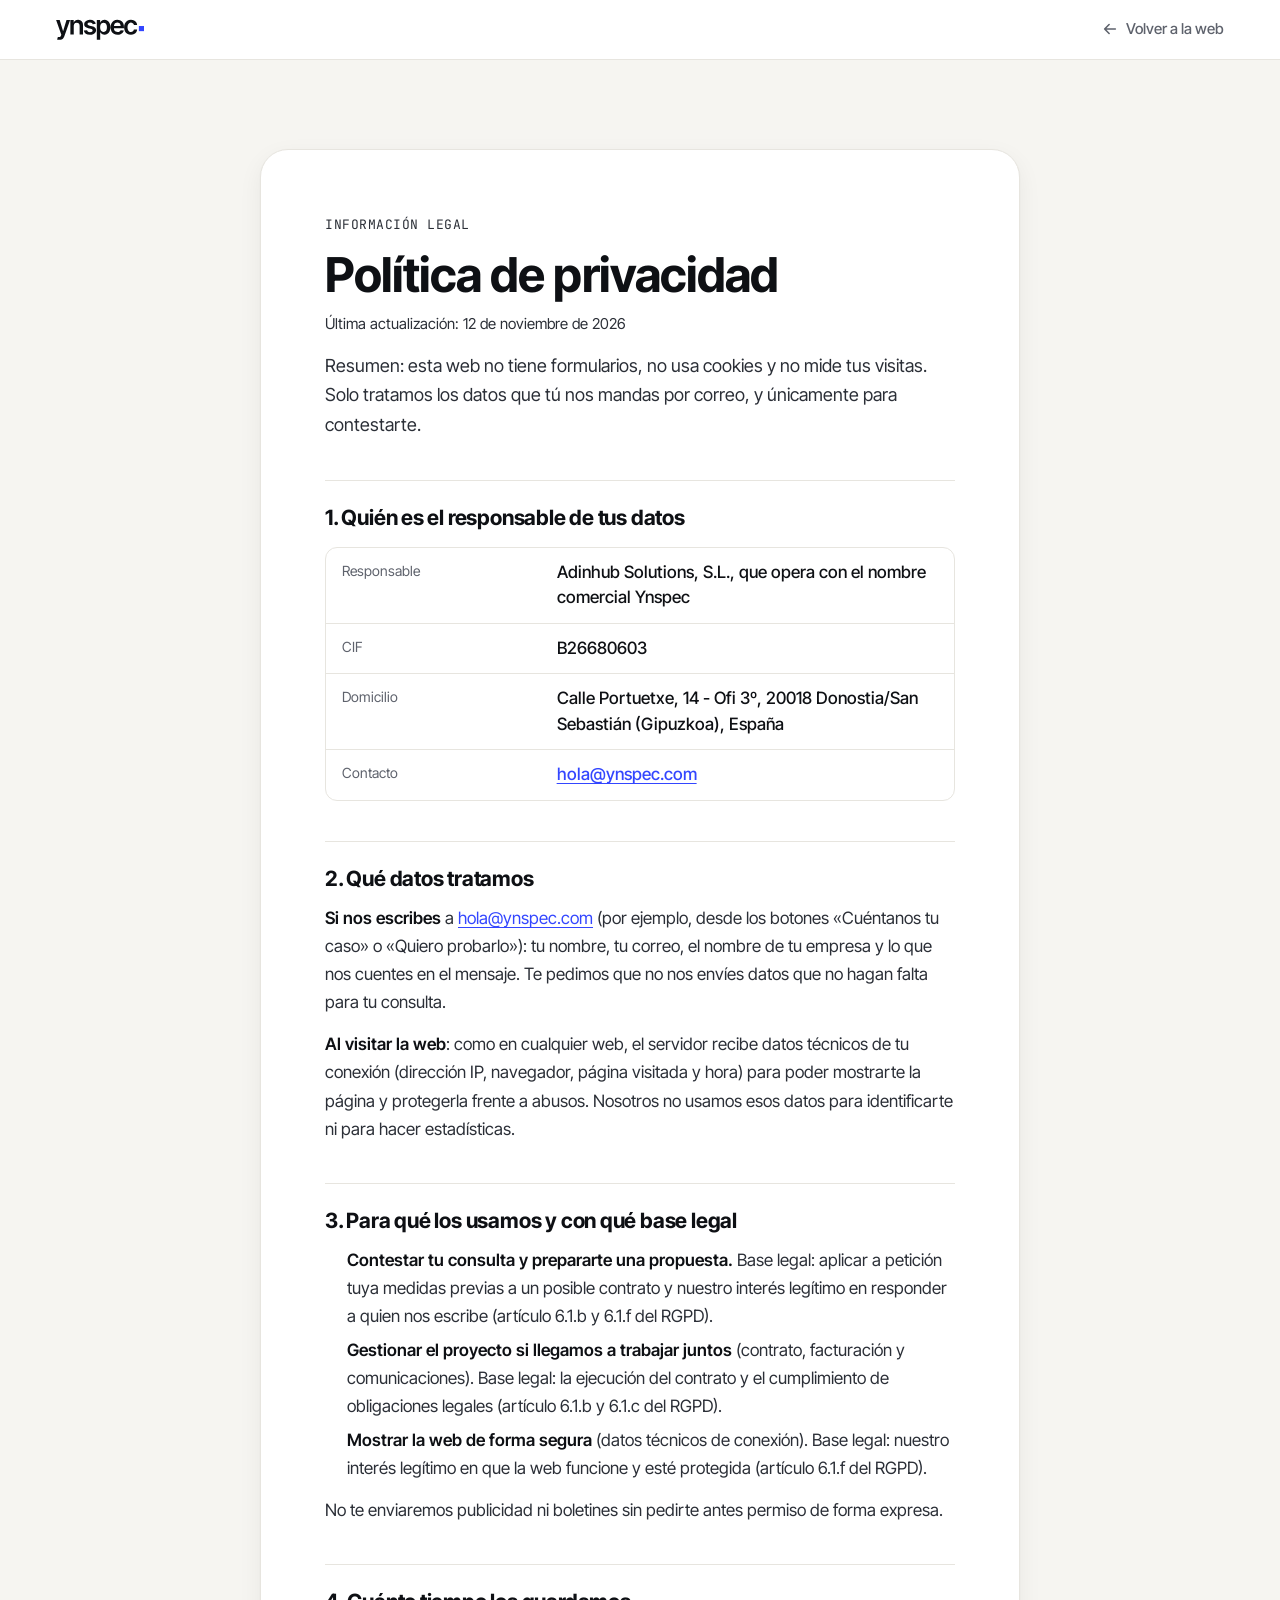
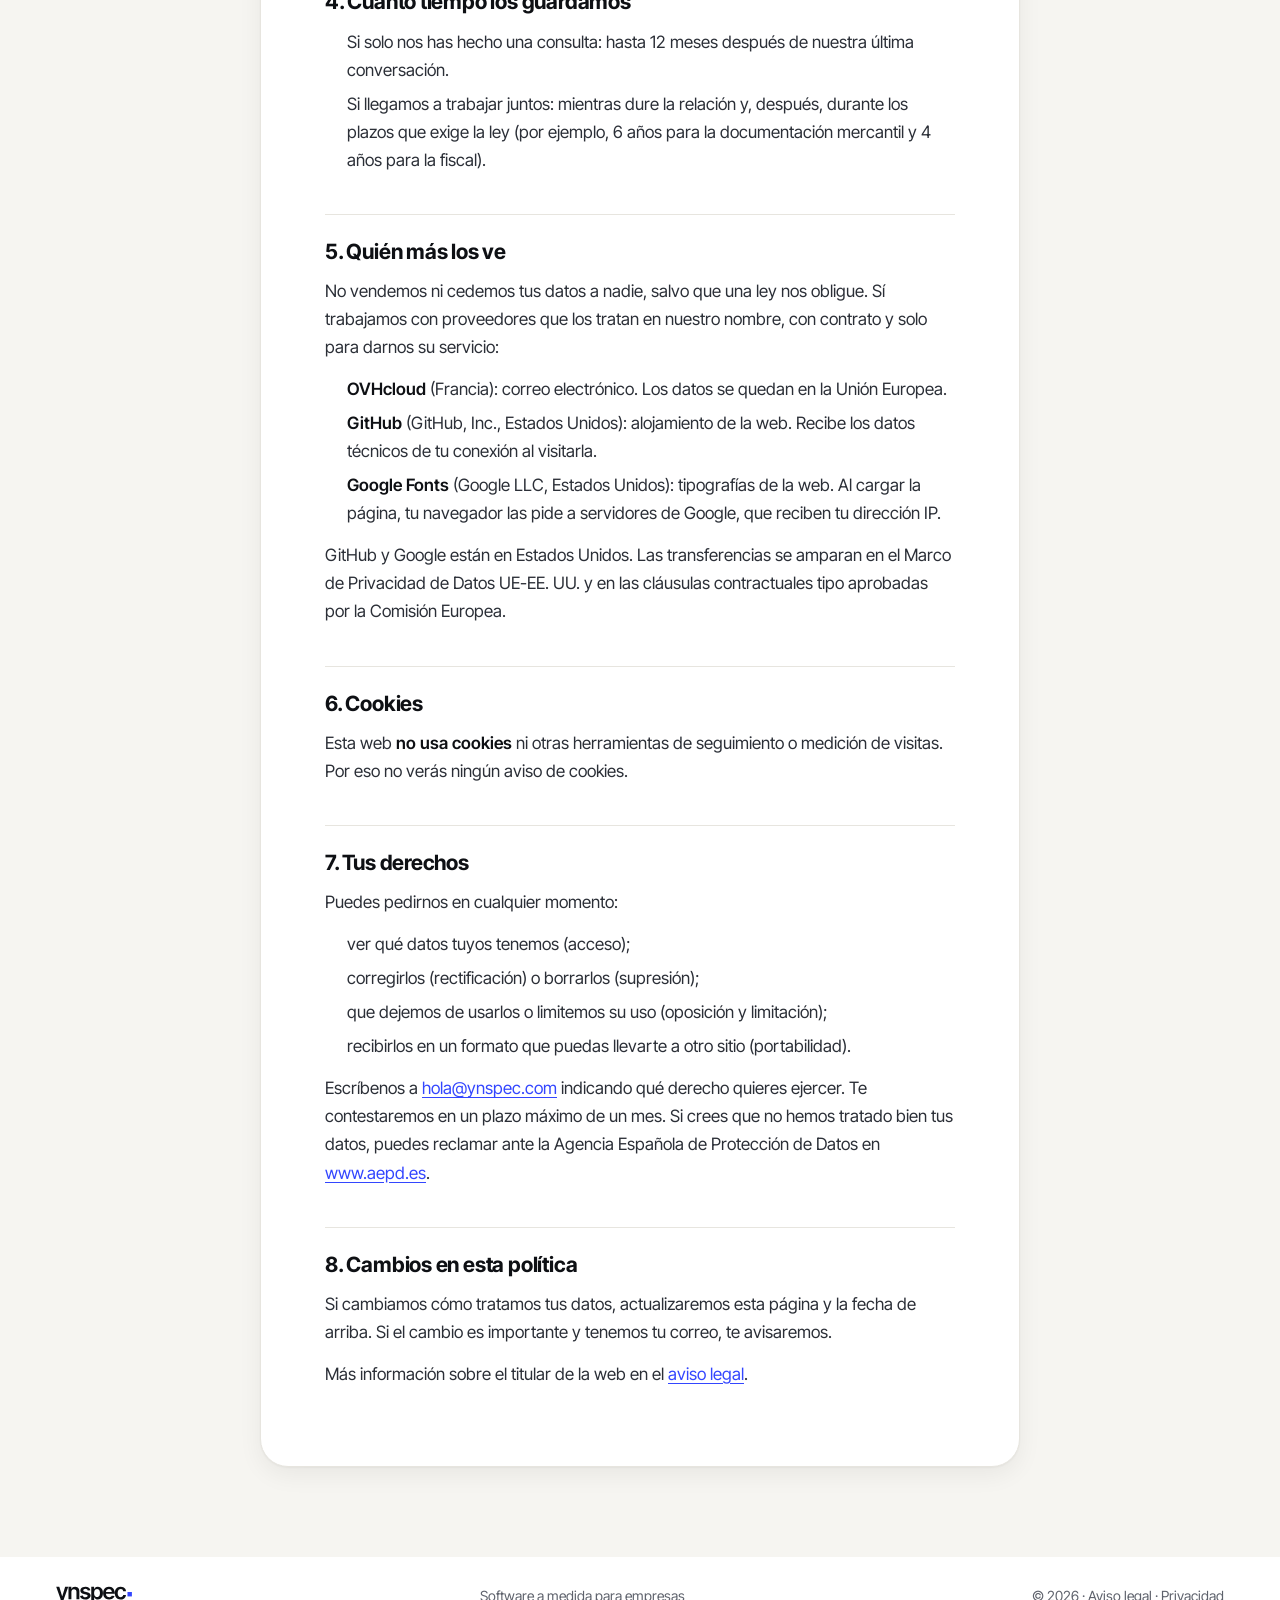
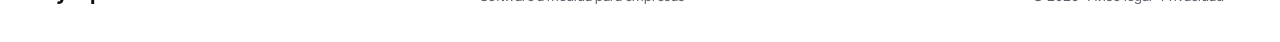
<file: privacidad.html>
<!doctype html>
<html lang="es">
  <head>
    <meta charset="utf-8" />
    <meta name="viewport" content="width=device-width, initial-scale=1" />
    <title>Política de privacidad · Ynspec</title>
    <meta name="description" content="Política de privacidad de ynspec.com: qué datos tratamos, para qué y cómo ejercer tus derechos. Esta web no usa cookies." />
    <link rel="canonical" href="https://ynspec.com/privacidad" />
    <meta name="theme-color" content="#ffffff" />
    <meta name="color-scheme" content="light" />
    <meta name="format-detection" content="telephone=no" />
    <link rel="icon" href="assets/img/favicon-32.png" type="image/png" sizes="32x32" />
    <link rel="icon" href="assets/img/ynspec-simbolo-azul.svg" type="image/svg+xml" />
    <link rel="apple-touch-icon" href="assets/img/apple-touch-icon.png" />
    <link rel="manifest" href="/site.webmanifest" />
    <link rel="preconnect" href="https://fonts.googleapis.com" />
    <link rel="preconnect" href="https://fonts.gstatic.com" crossorigin />
    <link
      href="https://fonts.googleapis.com/css2?family=Inter+Tight:wght@400;500;600;700&family=JetBrains+Mono:wght@400;500&display=swap"
      rel="stylesheet"
    />
    <link rel="stylesheet" href="assets/css/styles.css" />
    <link rel="stylesheet" href="assets/css/legal.css" />
  </head>
  <body>
    <svg xmlns="http://www.w3.org/2000/svg" class="sprite" aria-hidden="true" focusable="false">
      <symbol id="logo" viewBox="0 20 240 57">
        <path
          fill="currentColor"
          d="M9.176 76.695q-1.899 .035-3.516-.263-1.599-.299-2.549-.686l2.162-7.189 .44 .105q2.83 .756 4.816 .123 1.987-.615 3.182-3.814l.791-2.145-14.203-40.131h9.791l9.035 29.707h.422l9.088-29.707h9.861l-15.75 44.051q-1.09 3.129-2.9 5.361-1.793 2.233-4.43 3.411-2.619 1.177-6.24 1.177zM48.434 38.99v23.01h-9.246v-39.305h9.07v6.715h.439q1.354-3.305 4.219-5.256 2.883-1.951 7.295-1.951 4.06 0 7.084 1.74 3.023 1.723 4.693 5.028 1.688 3.304 1.688 8.033v24.996h-9.246v-23.555q0-3.937-2.039-6.17-2.039-2.232-5.625-2.232-2.426 0-4.307 1.055-1.881 1.054-2.953 3.058-1.072 1.987-1.072 4.834zM108.504 33.137l-8.42 .879q-.51-1.916-2.268-3.411-1.757-1.511-4.974-1.511-2.883 0-4.834 1.265-1.934 1.266-1.934 3.252 0 1.705 1.283 2.813 1.284 1.107 4.272 1.775l6.697 1.406q5.555 1.178 8.279 3.797 2.743 2.619 2.743 6.821 0 3.709-2.145 6.539-2.144 2.83-5.924 4.429-3.761 1.6-8.683 1.6-7.207 0-11.602-3.041-4.377-3.059-5.256-8.473l9.018-.843q.615 2.654 2.619 4.007 2.021 1.336 5.203 1.336 3.305 0 5.309-1.353 2.021-1.354 2.021-3.322 0-3.323-5.308-4.483l-6.698-1.441q-5.642-1.213-8.367-3.973-2.707-2.76-2.707-7.049 0-3.656 2.004-6.328 2.004-2.672 5.59-4.148 3.586-1.477 8.314-1.477 6.926 0 10.881 2.971 3.955 2.953 4.887 7.963zM111.305 76.695v-54h9.07v6.504h.563q.703-1.406 2.003-3.041 1.319-1.635 3.534-2.795 2.232-1.16 5.713-1.16 4.535 0 8.191 2.32 3.656 2.321 5.818 6.838 2.162 4.5 2.162 11.057 0 6.451-2.109 11.004-2.109 4.535-5.783 6.908-3.656 2.373-8.297 2.373-3.357 0-5.59-1.125-2.232-1.142-3.586-2.742-1.336-1.617-2.056-3.059h-.387v20.918zM129.621 55.127q3.041 0 5.098-1.652 2.074-1.67 3.129-4.553 1.054-2.883 1.054-6.539 0-3.656-1.054-6.487-1.037-2.847-3.094-4.482-2.039-1.635-5.133-1.635-2.988 0-5.045 1.565-2.056 1.547-3.129 4.377-1.072 2.83-1.072 6.662 0 3.797 1.072 6.662 1.09 2.865 3.147 4.482 2.074 1.6 5.027 1.6zM167.912 62.791q-5.924 0-10.23-2.478-4.289-2.497-6.592-7.032-2.285-4.552-2.285-10.705 0-6.064 2.285-10.635 2.285-4.587 6.433-7.154 4.166-2.584 9.774-2.584 3.621 0 6.873 1.178 3.269 1.16 5.783 3.586 2.514 2.408 3.938 6.152 1.441 3.744 1.441 8.93v2.847h-32.221v-6.205h27.616l-4.307 1.829q0-3.323-1.02-5.801-1.019-2.496-3.041-3.903-2.004-1.406-4.992-1.406-2.988 0-5.097 1.424-2.092 1.406-3.2 3.779-1.107 2.356-1.107 5.274v4.306q0 3.604 1.248 6.153 1.266 2.549 3.533 3.884 2.285 1.336 5.274 1.336 1.986 0 3.621-.562 1.634-.58 2.812-1.723 1.178-1.142 1.793-2.795l8.649 1.002q-.809 3.41-3.094 5.959-2.268 2.532-5.801 3.938-3.533 1.406-8.086 1.406zM204.428 62.791q-5.854 0-10.073-2.584-4.201-2.602-6.468-7.154-2.25-4.571-2.25-10.512 0-6.029 2.285-10.6 2.285-4.57 6.504-7.154 4.219-2.584 9.967-2.584 4.798 0 8.472 1.758 3.692 1.758 5.889 4.939 2.215 3.164 2.531 7.436h-8.859q-.352-1.898-1.371-3.41-1.002-1.512-2.655-2.373-1.652-.879-3.884-.879-2.848 0-4.993 1.529-2.127 1.512-3.322 4.36-1.178 2.847-1.178 6.82 0 4.008 1.161 6.908 1.177 2.9 3.304 4.465 2.145 1.564 5.028 1.564 3.058 0 5.185-1.793 2.127-1.793 2.725-4.957h8.859q-.334 4.166-2.478 7.383-2.127 3.199-5.784 5.027-3.638 1.811-8.595 1.811z"
        />
        <rect x="226" y="39" width="14" height="14" style="fill: var(--logo-dot, #3346ff)" />
      </symbol>
      <symbol id="i-arrow" viewBox="0 0 18 18"><path d="M3 9h12M10 4l5 5-5 5" /></symbol>
    </svg>

    <header class="legal-top">
      <div class="wrap legal-top__in">
        <a class="logo" href="index.html" aria-label="Ynspec, ir a la página principal"><svg aria-hidden="true"><use href="#logo" /></svg></a>
        <a class="legal-top__back" href="index.html"><svg aria-hidden="true"><use href="#i-arrow" /></svg>Volver a la web</a>
      </div>
    </header>

    <main class="legal">
      <div class="wrap">
        <article class="legal__doc">
          <p class="legal__eyebrow">Información legal</p>
          <h1>Política de privacidad</h1>
          <p class="legal__date">Última actualización: 12 de noviembre de 2026</p>

          <p class="legal__lead">
            Resumen: esta web no tiene formularios, no usa cookies y no mide tus visitas. Solo tratamos los datos que tú
            nos mandas por correo, y únicamente para contestarte.
          </p>

          <h2>1. Quién es el responsable de tus datos</h2>
          <dl class="legal__facts">
            <div><dt>Responsable</dt><dd>Adinhub Solutions, S.L., que opera con el nombre comercial Ynspec</dd></div>
            <div><dt>CIF</dt><dd>B26680603</dd></div>
            <div><dt>Domicilio</dt><dd>Calle Portuetxe, 14 - Ofi 3º, 20018 Donostia/San Sebastián (Gipuzkoa), España</dd></div>
            <div><dt>Contacto</dt><dd><a href="mailto:hola@ynspec.com">hola@ynspec.com</a></dd></div>
          </dl>

          <h2>2. Qué datos tratamos</h2>
          <p>
            <strong>Si nos escribes</strong> a <a href="mailto:hola@ynspec.com">hola@ynspec.com</a> (por ejemplo, desde
            los botones «Cuéntanos tu caso» o «Quiero probarlo»): tu nombre, tu correo, el nombre de tu empresa y lo que
            nos cuentes en el mensaje. Te pedimos que no nos envíes datos que no hagan falta para tu consulta.
          </p>
          <p>
            <strong>Al visitar la web</strong>: como en cualquier web, el servidor recibe datos técnicos de tu conexión
            (dirección IP, navegador, página visitada y hora) para poder mostrarte la página y protegerla frente a
            abusos. Nosotros no usamos esos datos para identificarte ni para hacer estadísticas.
          </p>

          <h2>3. Para qué los usamos y con qué base legal</h2>
          <ul>
            <li>
              <strong>Contestar tu consulta y prepararte una propuesta.</strong> Base legal: aplicar a petición tuya
              medidas previas a un posible contrato y nuestro interés legítimo en responder a quien nos escribe
              (artículo 6.1.b y 6.1.f del RGPD).
            </li>
            <li>
              <strong>Gestionar el proyecto si llegamos a trabajar juntos</strong> (contrato, facturación y
              comunicaciones). Base legal: la ejecución del contrato y el cumplimiento de obligaciones legales (artículo
              6.1.b y 6.1.c del RGPD).
            </li>
            <li>
              <strong>Mostrar la web de forma segura</strong> (datos técnicos de conexión). Base legal: nuestro interés
              legítimo en que la web funcione y esté protegida (artículo 6.1.f del RGPD).
            </li>
          </ul>
          <p>No te enviaremos publicidad ni boletines sin pedirte antes permiso de forma expresa.</p>

          <h2>4. Cuánto tiempo los guardamos</h2>
          <ul>
            <li>Si solo nos has hecho una consulta: hasta 12 meses después de nuestra última conversación.</li>
            <li>
              Si llegamos a trabajar juntos: mientras dure la relación y, después, durante los plazos que exige la ley
              (por ejemplo, 6 años para la documentación mercantil y 4 años para la fiscal).
            </li>
          </ul>

          <h2>5. Quién más los ve</h2>
          <p>
            No vendemos ni cedemos tus datos a nadie, salvo que una ley nos obligue. Sí trabajamos con proveedores que
            los tratan en nuestro nombre, con contrato y solo para darnos su servicio:
          </p>
          <ul>
            <li><strong>OVHcloud</strong> (Francia): correo electrónico. Los datos se quedan en la Unión Europea.</li>
            <li>
              <strong>GitHub</strong> (GitHub, Inc., Estados Unidos): alojamiento de la web. Recibe los datos técnicos
              de tu conexión al visitarla.
            </li>
            <li>
              <strong>Google Fonts</strong> (Google LLC, Estados Unidos): tipografías de la web. Al cargar la página, tu
              navegador las pide a servidores de Google, que reciben tu dirección IP.
            </li>
          </ul>
          <p>
            GitHub y Google están en Estados Unidos. Las transferencias se amparan en el Marco de Privacidad de Datos
            UE-EE. UU. y en las cláusulas contractuales tipo aprobadas por la Comisión Europea.
          </p>

          <h2>6. Cookies</h2>
          <p>
            Esta web <strong>no usa cookies</strong> ni otras herramientas de seguimiento o medición de visitas. Por eso
            no verás ningún aviso de cookies.
          </p>

          <h2>7. Tus derechos</h2>
          <p>Puedes pedirnos en cualquier momento:</p>
          <ul>
            <li>ver qué datos tuyos tenemos (acceso);</li>
            <li>corregirlos (rectificación) o borrarlos (supresión);</li>
            <li>que dejemos de usarlos o limitemos su uso (oposición y limitación);</li>
            <li>recibirlos en un formato que puedas llevarte a otro sitio (portabilidad).</li>
          </ul>
          <p>
            Escríbenos a <a href="mailto:hola@ynspec.com">hola@ynspec.com</a> indicando qué derecho quieres ejercer. Te
            contestaremos en un plazo máximo de un mes. Si crees que no hemos tratado bien tus datos, puedes reclamar
            ante la Agencia Española de Protección de Datos en
            <a href="https://www.aepd.es" rel="noopener">www.aepd.es</a>.
          </p>

          <h2>8. Cambios en esta política</h2>
          <p>
            Si cambiamos cómo tratamos tus datos, actualizaremos esta página y la fecha de arriba. Si el cambio es
            importante y tenemos tu correo, te avisaremos.
          </p>
          <p>Más información sobre el titular de la web en el <a href="aviso-legal.html">aviso legal</a>.</p>
        </article>
      </div>
    </main>

    <footer class="footer">
      <div class="wrap footer__in">
        <a class="logo logo--sm" href="index.html" aria-label="Ynspec, ir a la página principal"><svg aria-hidden="true"><use href="#logo" /></svg></a>
        <span>Software a medida para empresas</span>
        <span>© 2026 · <a href="aviso-legal.html">Aviso legal</a> · <a href="privacidad.html" aria-current="page">Privacidad</a></span>
      </div>
    </footer>
  </body>
</html>
</file>
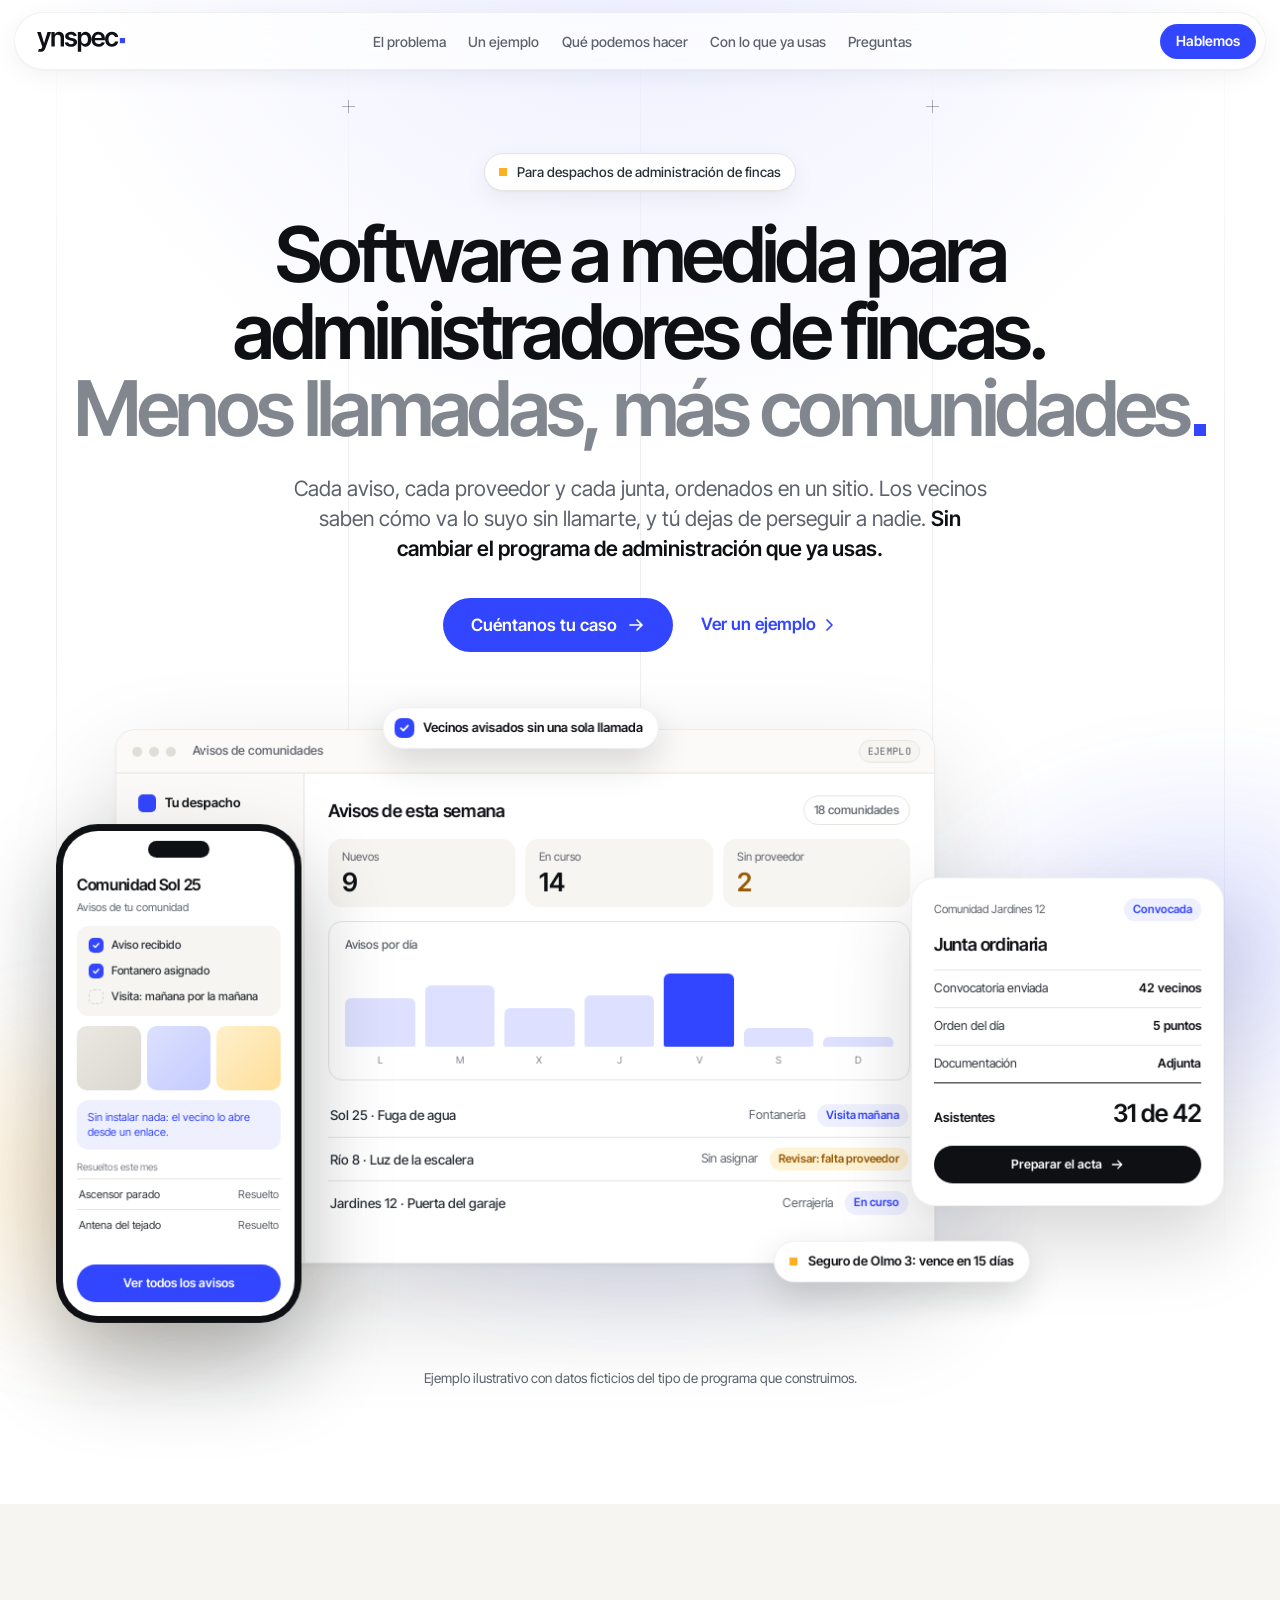
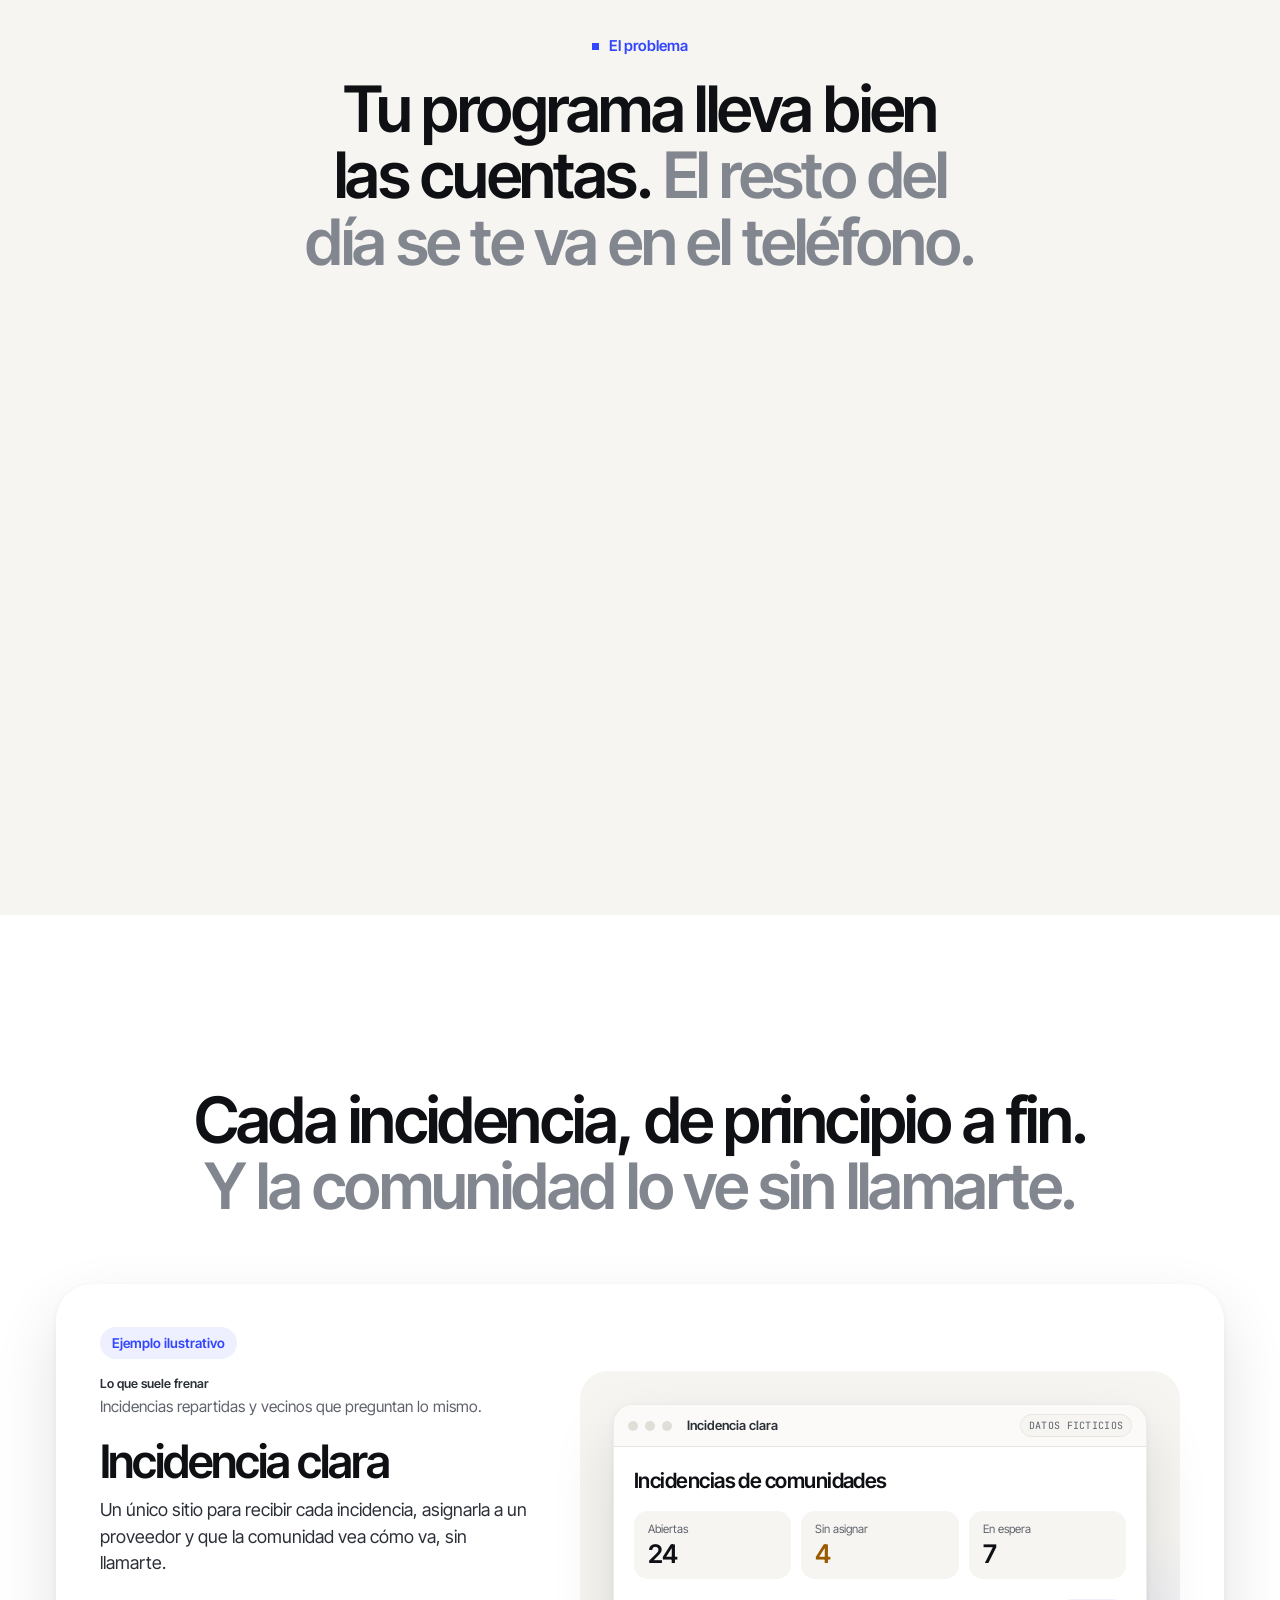
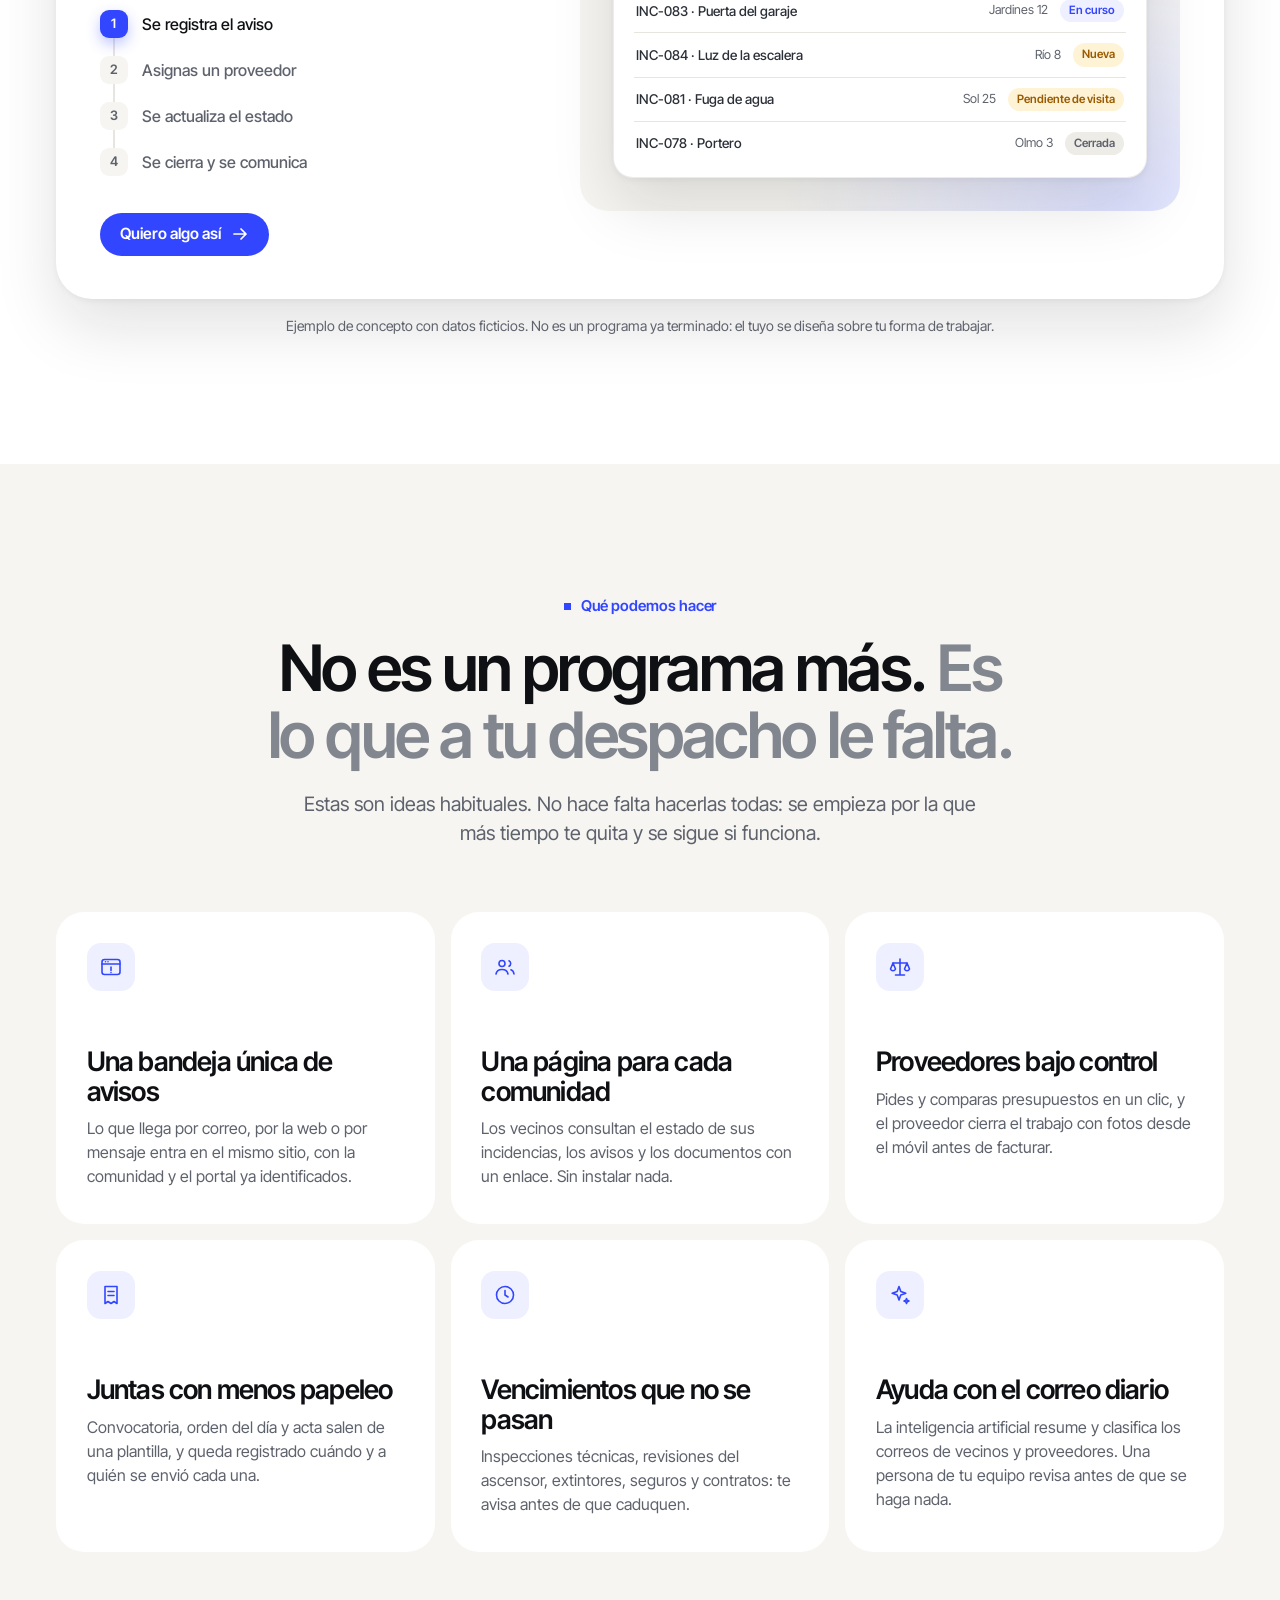
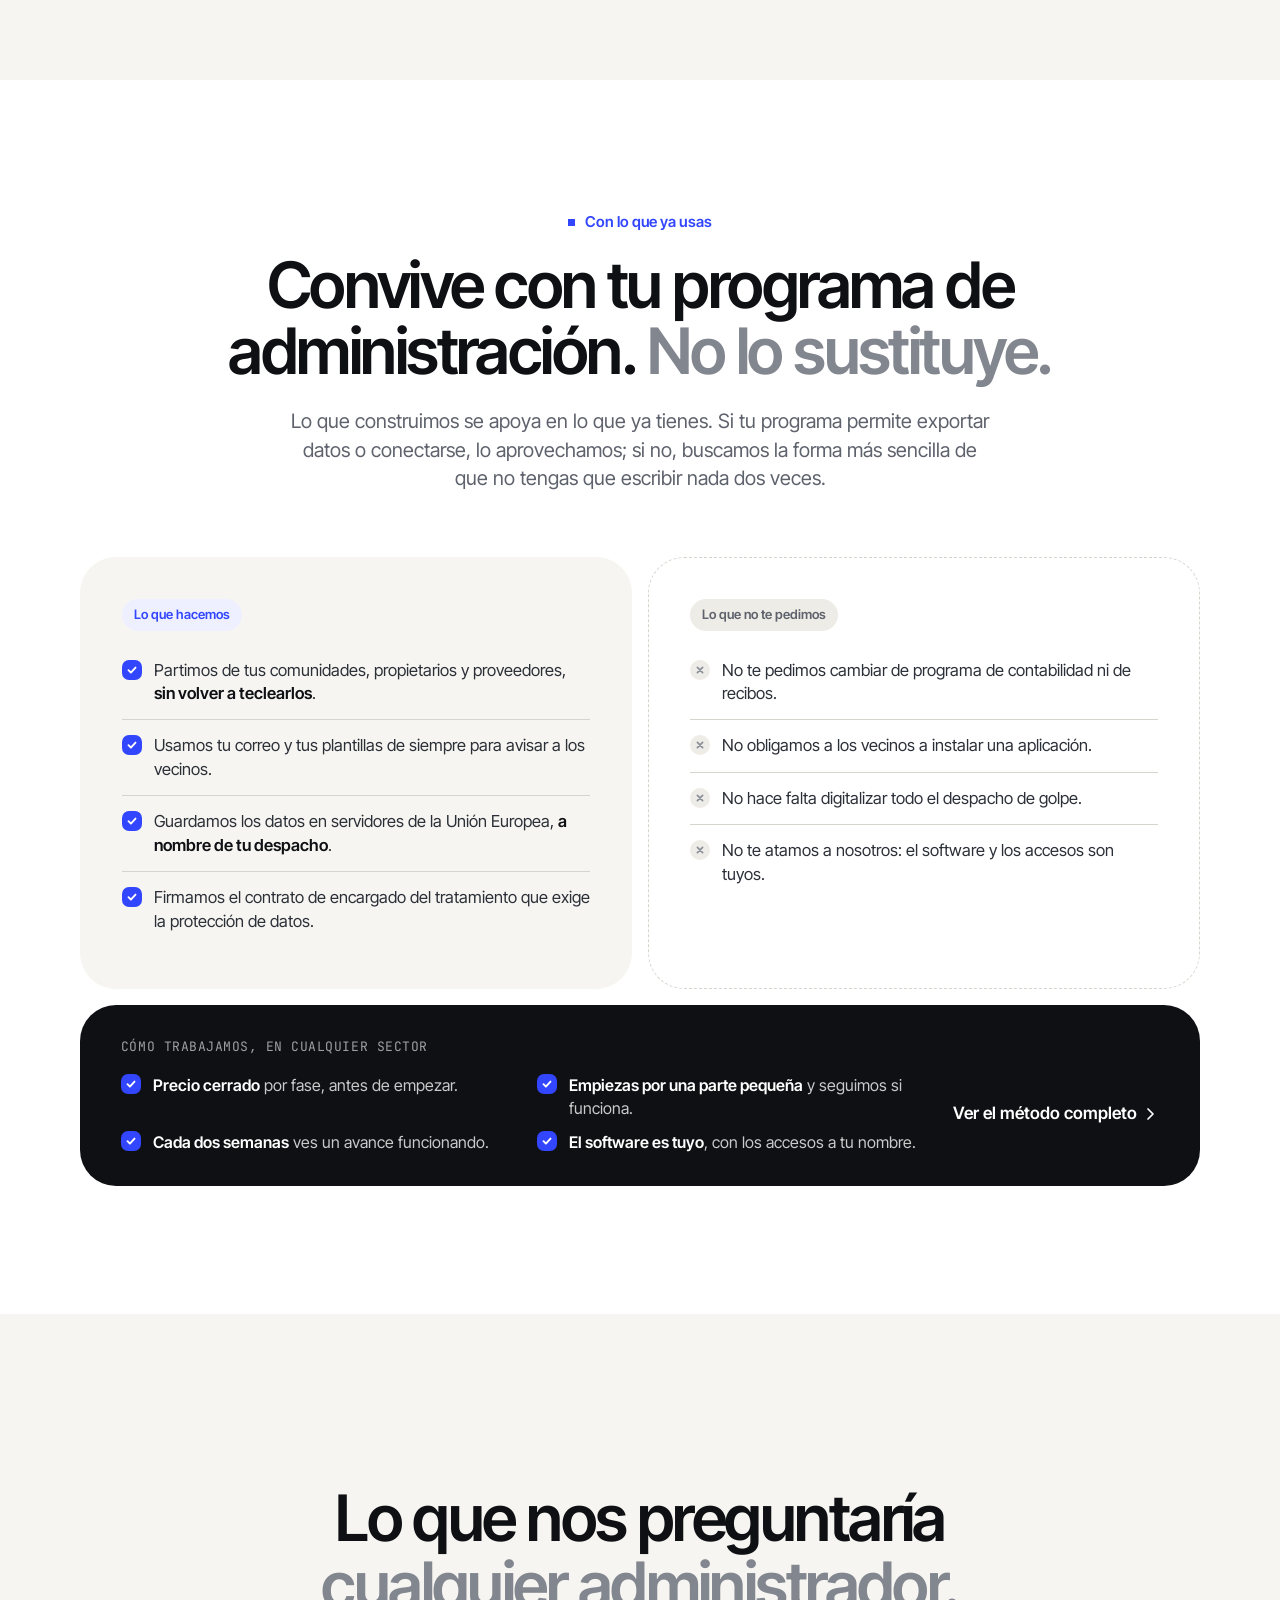
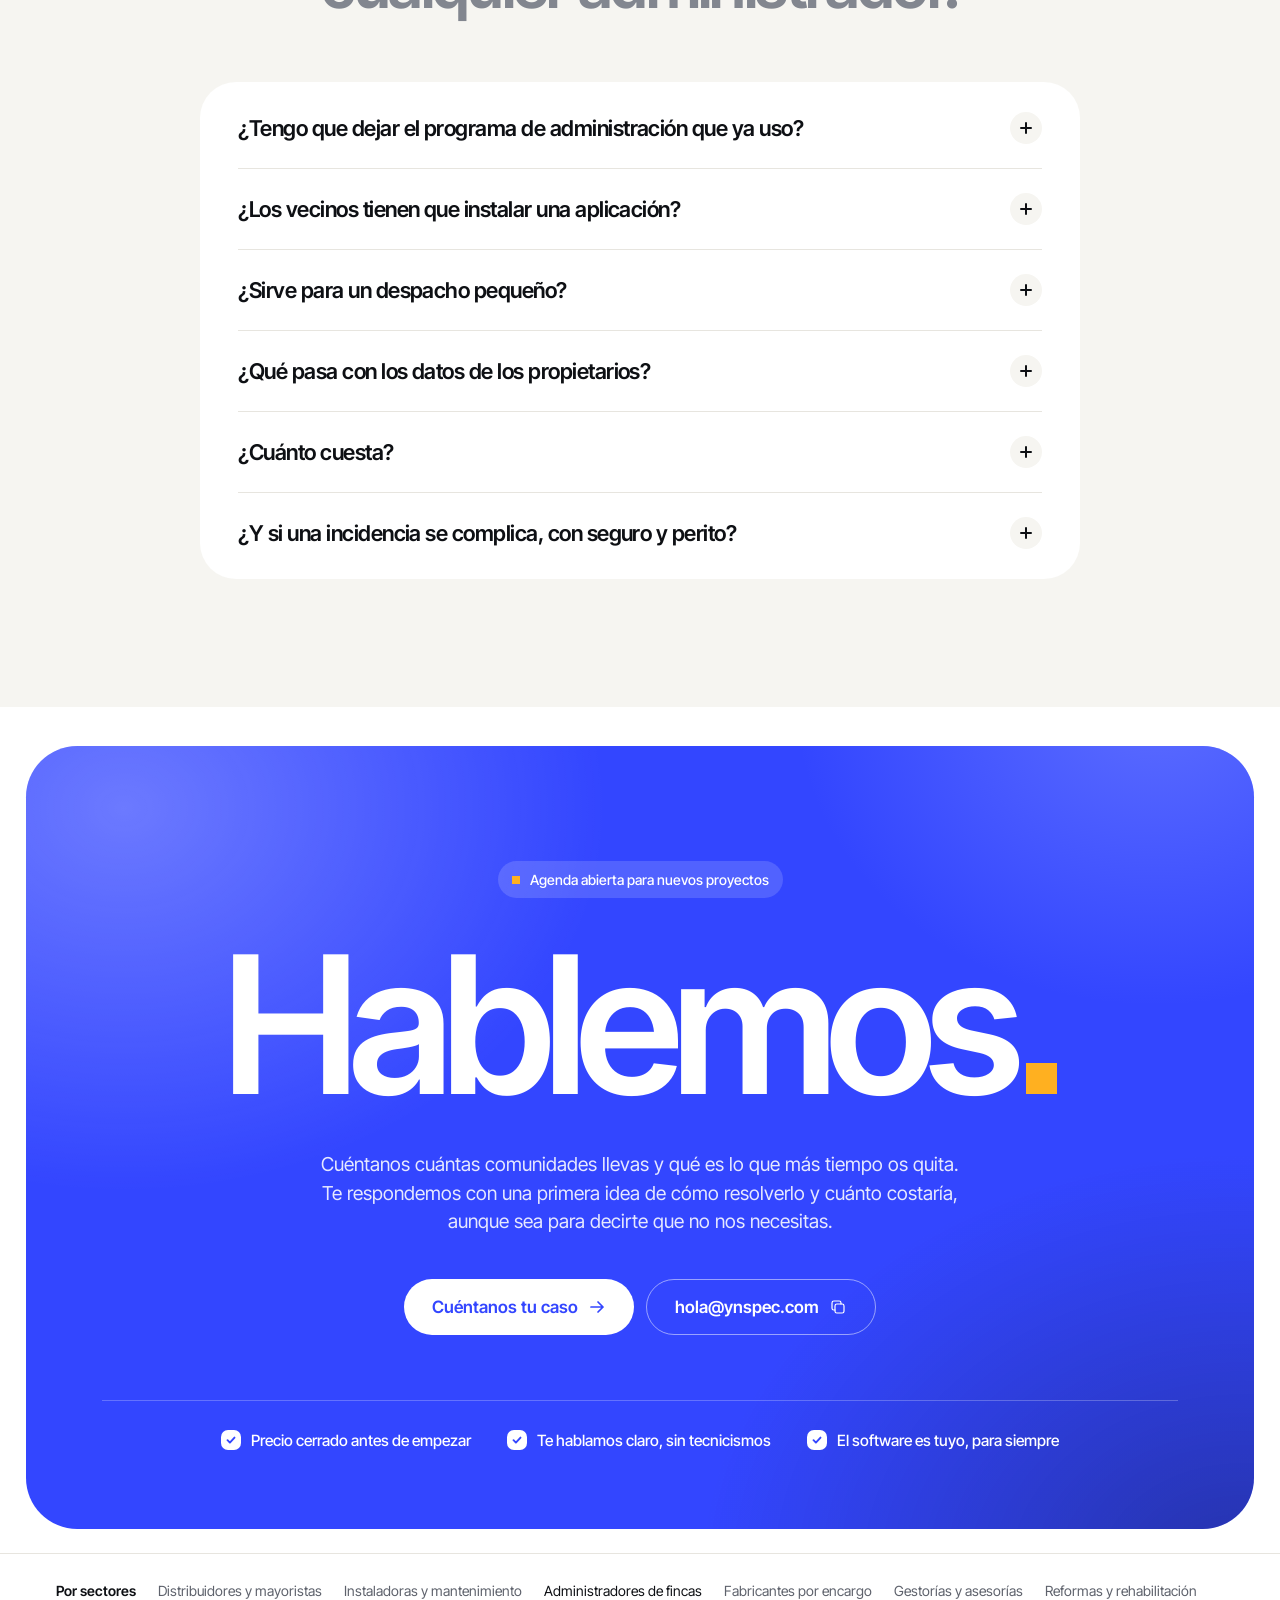
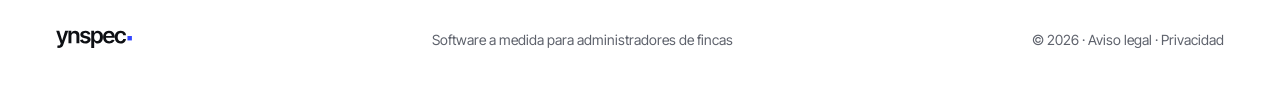
<file: sectores/administradores-de-fincas.html>
<!doctype html>
<html lang="es" class="no-js">
  <head>
    <meta charset="utf-8" />
    <meta name="viewport" content="width=device-width, initial-scale=1" />
    <!-- Página generada por scripts/sectores.py desde contenido/sectores/administradores-de-fincas.json: no editar a mano -->
    <title>Software a medida para administradores de fincas · Ynspec</title>
    <meta name="description" content="Incidencias, proveedores, juntas y vecinos en un solo sitio, hecho a medida de tu despacho y conectado con el programa que ya usas. Con precio cerrado." />
    <link rel="canonical" href="https://ynspec.com/sectores/administradores-de-fincas" />
    <meta name="theme-color" content="#ffffff" />
    <meta name="color-scheme" content="light" />
    <meta name="format-detection" content="telephone=no" />
    <meta property="og:title" content="Software a medida para administradores de fincas: menos llamadas, más comunidades" />
    <meta property="og:description" content="Incidencias, proveedores, juntas y vecinos en un solo sitio, hecho a medida de tu despacho y conectado con el programa que ya usas. Con precio cerrado." />
    <meta property="og:type" content="website" />
    <meta property="og:site_name" content="Ynspec" />
    <meta property="og:locale" content="es_ES" />
    <meta property="og:url" content="https://ynspec.com/sectores/administradores-de-fincas" />
    <meta property="og:image" content="https://ynspec.com/assets/img/og/administradores-de-fincas.jpg?v=ea5c2e10" />
    <meta property="og:image:secure_url" content="https://ynspec.com/assets/img/og/administradores-de-fincas.jpg?v=ea5c2e10" />
    <meta property="og:image:width" content="1200" />
    <meta property="og:image:height" content="630" />
    <meta property="og:image:type" content="image/jpeg" />
    <meta property="og:image:alt" content="Menos llamadas. Más comunidades." />
    <meta name="twitter:card" content="summary_large_image" />
    <meta name="twitter:title" content="Software a medida para administradores de fincas: menos llamadas, más comunidades" />
    <meta name="twitter:description" content="Incidencias, proveedores, juntas y vecinos en un solo sitio, hecho a medida de tu despacho y conectado con el programa que ya usas. Con precio cerrado." />
    <meta name="twitter:image" content="https://ynspec.com/assets/img/og/administradores-de-fincas.jpg?v=ea5c2e10" />
    <link rel="icon" href="/assets/img/favicon-32.png" type="image/png" sizes="32x32" />
    <link rel="icon" href="/assets/img/ynspec-simbolo-azul.svg" type="image/svg+xml" />
    <link rel="apple-touch-icon" href="/assets/img/apple-touch-icon.png" />
    <link rel="manifest" href="/site.webmanifest" />
    <link rel="preconnect" href="https://fonts.googleapis.com" />
    <link rel="preconnect" href="https://fonts.gstatic.com" crossorigin />
    <link
      href="https://fonts.googleapis.com/css2?family=Inter+Tight:wght@400;500;600;700&family=JetBrains+Mono:wght@400;500&display=swap"
      rel="stylesheet"
    />
    <link rel="stylesheet" href="/assets/css/styles.css" />
    <link rel="stylesheet" href="/assets/css/sector.css" />
    <script>
      document.documentElement.classList.replace('no-js', 'js');
    </script>
    <script type="application/ld+json">{"@context": "https://schema.org", "@graph": [{"@type": "Service", "@id": "https://ynspec.com/sectores/administradores-de-fincas#servicio", "name": "Software a medida para administradores de fincas", "serviceType": "Desarrollo de software a medida", "audience": {"@type": "BusinessAudience", "name": "Administradores de fincas"}, "areaServed": {"@type": "Country", "name": "España"}, "provider": {"@id": "https://ynspec.com/#org"}, "url": "https://ynspec.com/sectores/administradores-de-fincas", "description": "Incidencias, proveedores, juntas y vecinos en un solo sitio, hecho a medida de tu despacho y conectado con el programa que ya usas. Con precio cerrado."}, {"@type": "BreadcrumbList", "itemListElement": [{"@type": "ListItem", "position": 1, "name": "Inicio", "item": "https://ynspec.com/"}, {"@type": "ListItem", "position": 2, "name": "Administradores de fincas", "item": "https://ynspec.com/sectores/administradores-de-fincas"}]}]}</script>
    <script type="application/ld+json">{"@context": "https://schema.org", "@type": "FAQPage", "mainEntity": [{"@type": "Question", "name": "¿Tengo que dejar el programa de administración que ya uso?", "acceptedAnswer": {"@type": "Answer", "text": "No. Lo que hacemos se encarga de lo que tu programa no cubre bien, como avisos, proveedores o vecinos, y toma de él los datos que hagan falta. La contabilidad y los recibos se quedan donde están."}}, {"@type": "Question", "name": "¿Los vecinos tienen que instalar una aplicación?", "acceptedAnswer": {"@type": "Answer", "text": "No. Lo normal es una página web a la que entran con un enlace, más los avisos por correo de siempre. Si alguna comunidad quiere algo más, se valora aparte."}}, {"@type": "Question", "name": "¿Sirve para un despacho pequeño?", "acceptedAnswer": {"@type": "Answer", "text": "Sí, y es donde más se nota. Se empieza por una sola parte, por ejemplo la bandeja de incidencias, con un precio cerrado. Si os funciona, seguimos con la siguiente."}}, {"@type": "Question", "name": "¿Qué pasa con los datos de los propietarios?", "acceptedAnswer": {"@type": "Answer", "text": "Se guardan en servidores de la Unión Europea, solo acceden las personas de tu despacho que tú decidas, y firmamos el contrato de encargado del tratamiento que pide el RGPD. Los datos y el software son tuyos."}}, {"@type": "Question", "name": "¿Cuánto cuesta?", "acceptedAnswer": {"@type": "Answer", "text": "Depende de lo que necesites, pero nunca empezamos sin que sepas el precio completo de cada fase, con los costes mensuales incluidos si los hay. Cuéntanos qué te quita más tiempo y te damos una primera cifra."}}, {"@type": "Question", "name": "¿Y si una incidencia se complica, con seguro y perito?", "acceptedAnswer": {"@type": "Answer", "text": "Cada incidencia puede convertirse en un expediente con todo lo que pasa: parte al seguro, visitas, presupuestos, fotos y facturas. Así cualquiera del despacho puede seguirla sin preguntarte."}}]}</script>
  </head>
  <body class="page-sector">
    <svg xmlns="http://www.w3.org/2000/svg" class="sprite" aria-hidden="true" focusable="false">
      <symbol id="logo" viewBox="0 20 240 57">
        <path
          fill="currentColor"
          d="M9.176 76.695q-1.899 .035-3.516-.263-1.599-.299-2.549-.686l2.162-7.189 .44 .105q2.83 .756 4.816 .123 1.987-.615 3.182-3.814l.791-2.145-14.203-40.131h9.791l9.035 29.707h.422l9.088-29.707h9.861l-15.75 44.051q-1.09 3.129-2.9 5.361-1.793 2.233-4.43 3.411-2.619 1.177-6.24 1.177zM48.434 38.99v23.01h-9.246v-39.305h9.07v6.715h.439q1.354-3.305 4.219-5.256 2.883-1.951 7.295-1.951 4.06 0 7.084 1.74 3.023 1.723 4.693 5.028 1.688 3.304 1.688 8.033v24.996h-9.246v-23.555q0-3.937-2.039-6.17-2.039-2.232-5.625-2.232-2.426 0-4.307 1.055-1.881 1.054-2.953 3.058-1.072 1.987-1.072 4.834zM108.504 33.137l-8.42 .879q-.51-1.916-2.268-3.411-1.757-1.511-4.974-1.511-2.883 0-4.834 1.265-1.934 1.266-1.934 3.252 0 1.705 1.283 2.813 1.284 1.107 4.272 1.775l6.697 1.406q5.555 1.178 8.279 3.797 2.743 2.619 2.743 6.821 0 3.709-2.145 6.539-2.144 2.83-5.924 4.429-3.761 1.6-8.683 1.6-7.207 0-11.602-3.041-4.377-3.059-5.256-8.473l9.018-.843q.615 2.654 2.619 4.007 2.021 1.336 5.203 1.336 3.305 0 5.309-1.353 2.021-1.354 2.021-3.322 0-3.323-5.308-4.483l-6.698-1.441q-5.642-1.213-8.367-3.973-2.707-2.76-2.707-7.049 0-3.656 2.004-6.328 2.004-2.672 5.59-4.148 3.586-1.477 8.314-1.477 6.926 0 10.881 2.971 3.955 2.953 4.887 7.963zM111.305 76.695v-54h9.07v6.504h.563q.703-1.406 2.003-3.041 1.319-1.635 3.534-2.795 2.232-1.16 5.713-1.16 4.535 0 8.191 2.32 3.656 2.321 5.818 6.838 2.162 4.5 2.162 11.057 0 6.451-2.109 11.004-2.109 4.535-5.783 6.908-3.656 2.373-8.297 2.373-3.357 0-5.59-1.125-2.232-1.142-3.586-2.742-1.336-1.617-2.056-3.059h-.387v20.918zM129.621 55.127q3.041 0 5.098-1.652 2.074-1.67 3.129-4.553 1.054-2.883 1.054-6.539 0-3.656-1.054-6.487-1.037-2.847-3.094-4.482-2.039-1.635-5.133-1.635-2.988 0-5.045 1.565-2.056 1.547-3.129 4.377-1.072 2.83-1.072 6.662 0 3.797 1.072 6.662 1.09 2.865 3.147 4.482 2.074 1.6 5.027 1.6zM167.912 62.791q-5.924 0-10.23-2.478-4.289-2.497-6.592-7.032-2.285-4.552-2.285-10.705 0-6.064 2.285-10.635 2.285-4.587 6.433-7.154 4.166-2.584 9.774-2.584 3.621 0 6.873 1.178 3.269 1.16 5.783 3.586 2.514 2.408 3.938 6.152 1.441 3.744 1.441 8.93v2.847h-32.221v-6.205h27.616l-4.307 1.829q0-3.323-1.02-5.801-1.019-2.496-3.041-3.903-2.004-1.406-4.992-1.406-2.988 0-5.097 1.424-2.092 1.406-3.2 3.779-1.107 2.356-1.107 5.274v4.306q0 3.604 1.248 6.153 1.266 2.549 3.533 3.884 2.285 1.336 5.274 1.336 1.986 0 3.621-.562 1.634-.58 2.812-1.723 1.178-1.142 1.793-2.795l8.649 1.002q-.809 3.41-3.094 5.959-2.268 2.532-5.801 3.938-3.533 1.406-8.086 1.406zM204.428 62.791q-5.854 0-10.073-2.584-4.201-2.602-6.468-7.154-2.25-4.571-2.25-10.512 0-6.029 2.285-10.6 2.285-4.57 6.504-7.154 4.219-2.584 9.967-2.584 4.798 0 8.472 1.758 3.692 1.758 5.889 4.939 2.215 3.164 2.531 7.436h-8.859q-.352-1.898-1.371-3.41-1.002-1.512-2.655-2.373-1.652-.879-3.884-.879-2.848 0-4.993 1.529-2.127 1.512-3.322 4.36-1.178 2.847-1.178 6.82 0 4.008 1.161 6.908 1.177 2.9 3.304 4.465 2.145 1.564 5.028 1.564 3.058 0 5.185-1.793 2.127-1.793 2.725-4.957h8.859q-.334 4.166-2.478 7.383-2.127 3.199-5.784 5.027-3.638 1.811-8.595 1.811z"
        />
        <rect x="226" y="39" width="14" height="14" style="fill: var(--logo-dot, #3346ff)" />
      </symbol>

      <symbol id="i-arrow" viewBox="0 0 18 18"><path d="M3 9h12M10 4l5 5-5 5" /></symbol>
      <symbol id="i-chev" viewBox="0 0 18 18"><path d="M7 4l5 5-5 5" /></symbol>

      <!-- problema -->
      <symbol id="i-copy" viewBox="0 0 24 24"><rect x="8" y="8" width="12" height="12" rx="2.5" /><path d="M16 8V6.500A2.500 2.500 0 0 0 13.500 4h-7A2.500 2.500 0 0 0 4 6.500v7A2.500 2.500 0 0 0 6.500 16H8" /></symbol>
      <symbol id="i-clock" viewBox="0 0 24 24"><circle cx="12" cy="12" r="8.5" /><path d="M12 7.500V12l3 2" /></symbol>
      <symbol id="i-receipt" viewBox="0 0 24 24"><path d="M6 3.500h12v17l-3-2-3 2-3-2-3 2z" /><path d="M9 8.500h6M9 12.500h6" /></symbol>
      <symbol id="i-user" viewBox="0 0 24 24"><circle cx="12" cy="8" r="3.5" /><path d="M5 20c.6-3.600 3.300-5.500 7-5.500s6.400 1.900 7 5.500" /></symbol>
      <symbol id="i-unlink" viewBox="0 0 24 24"><rect x="2.500" y="7" width="7" height="10" rx="2" /><rect x="14.500" y="7" width="7" height="10" rx="2" /><path d="M11 10l2 4M13 10l-2 4" /></symbol>
      <symbol id="i-window" viewBox="0 0 24 24"><rect x="3" y="4.500" width="18" height="15" rx="2.5" /><path d="M3 9h18M6.500 6.800h.01M9 6.800h.01M12 12v3.500M12 17.500h.01" /></symbol>
      <symbol id="i-bulb" viewBox="0 0 24 24"><path d="M9.500 18h5M10.500 21h3" /><path d="M12 3a6 6 0 0 0-3.500 10.900c.6.500 1 1.200 1 2v.100h5v-.100c0-.800.400-1.500 1-2A6 6 0 0 0 12 3z" /></symbol>
      <symbol id="i-scales" viewBox="0 0 24 24"><path d="M12 4v16M7.500 20h9M5 8h14" /><path d="M5 8l-2.500 6a2.700 2.700 0 0 0 5 0zM19 8l-2.500 6a2.700 2.700 0 0 0 5 0z" /></symbol>

      <!-- beneficios -->
      <symbol id="i-steps" viewBox="0 0 24 24"><path d="M5 20v-5M12 20V10M19 20V4" /></symbol>
      <symbol id="i-link" viewBox="0 0 24 24"><rect x="2.500" y="7" width="7" height="10" rx="2" /><rect x="14.500" y="7" width="7" height="10" rx="2" /><path d="M9.500 12h5" /></symbol>
      <symbol id="i-team" viewBox="0 0 24 24"><circle cx="9" cy="8.500" r="3" /><path d="M3 19c.5-3 2.700-4.500 6-4.500s5.500 1.500 6 4.500" /><path d="M16 5.800a3 3 0 0 1 0 5.400M18 14.800c1.700.600 2.700 2 3 4.200" /></symbol>
      <symbol id="i-chat" viewBox="0 0 24 24"><path d="M4 5.500h16v11h-9L6.500 20v-3.500H4z" /><path d="M8 9.500h8M8 12.500h5" /></symbol>
      <symbol id="i-key" viewBox="0 0 24 24"><circle cx="8" cy="12" r="4" /><path d="M12 12h9v3M17.500 12v2.500" /></symbol>
      <symbol id="i-spark" viewBox="0 0 24 24"><path d="M11 3.500l1.800 5 5 1.800-5 1.800-1.800 5-1.800-5-5-1.800 5-1.800z" /><path d="M18.500 15.500l.7 1.800 1.800.7-1.800.7-.7 1.800-.7-1.800-1.800-.7 1.800-.7z" /></symbol>
    </svg>

    <a class="skip" href="#problema">Saltar al contenido</a>
    <div class="progress" aria-hidden="true"><span></span></div>

    <header class="nav" id="nav">
      <div class="nav__bar">
        <a class="logo" href="/" aria-label="Ynspec, ir a la página principal">
          <svg aria-hidden="true"><use href="#logo" /></svg>
        </a>

        <nav class="nav__links" aria-label="Secciones">
          <a href="#problema" data-nav>El problema</a>
          <a href="#ejemplo" data-nav>Un ejemplo</a>
          <a href="#ideas" data-nav>Qué podemos hacer</a>
          <a href="#encaje" data-nav>Con lo que ya usas</a>
          <a href="#faq" data-nav>Preguntas</a>
          <span class="nav__indicator" aria-hidden="true"></span>
        </nav>

        <a class="btn btn--primary btn--sm nav__cta" href="#contacto">Hablemos</a>

        <button class="nav__burger" type="button" aria-expanded="false" aria-controls="menu" aria-label="Abrir menú">
          <span></span><span></span>
        </button>
      </div>
    </header>

    <div class="menu" id="menu" aria-hidden="true">
      <nav class="menu__links" aria-label="Secciones (móvil)">
        <a href="#problema"><span>01</span>El problema</a>
        <a href="#ejemplo"><span>02</span>Un ejemplo</a>
        <a href="#ideas"><span>03</span>Qué podemos hacer</a>
        <a href="#encaje"><span>04</span>Con lo que ya usas</a>
        <a href="#faq"><span>05</span>Preguntas</a>
        <a href="/"><span>06</span>Ynspec</a>
      </nav>
      <a class="btn btn--primary btn--lg menu__cta" href="#contacto">
        Cuéntanos tu caso
        <svg class="arrow" aria-hidden="true"><use href="#i-arrow" /></svg>
      </a>
    </div>

    <main>
      <section class="hero hero--sector" id="inicio">
        <div class="hero__bg" aria-hidden="true">
          <div class="gridlines">
            <i></i><i></i><i></i><i></i><i></i>
            <b style="--c: 1; --y: 100px"></b>
            <b style="--c: 3; --y: 100px"></b>
          </div>
        </div>

        <div class="wrap hero__inner">
          <p class="badge intro" style="--d: 0ms">
            <span class="sq sq--amber sq--pulse"></span><span>Para despachos de administración de fincas</span>
          </p>

          <h1 class="hero__title">
            <span class="hero__line" data-split>Software a medida para administradores de fincas.</span>
            <span class="hero__line hero__line--g" data-split>Menos llamadas, más comunidades<i class="dot" aria-hidden="true"></i></span>
          </h1>

          <p class="hero__sub intro" style="--d: 420ms">Cada aviso, cada proveedor y cada junta, ordenados en un sitio. Los vecinos saben cómo va lo suyo sin llamarte, y tú dejas de perseguir a nadie. <strong>Sin cambiar el programa de administración que ya usas.</strong></p>

          <div class="hero__cta intro" style="--d: 540ms">
            <a class="btn btn--primary btn--lg" href="#contacto" data-magnetic>
              Cuéntanos tu caso
              <svg class="arrow" aria-hidden="true"><use href="#i-arrow" /></svg>
            </a>
            <a class="link" href="#ejemplo">
              Ver un ejemplo
              <svg class="arrow" aria-hidden="true"><use href="#i-chev" /></svg>
            </a>
          </div>
          <div class="stage" id="stage" aria-hidden="true">
            <div class="stage__glow"></div>
            <div class="stage__inner">
              <div class="layer layer--win">
                <div class="win">
                  <div class="win__bar"><i></i><i></i><i></i><span>Avisos de comunidades</span><em class="tag">Ejemplo</em></div>
                  <div class="win__body">
                    <div class="win__side">
                      <p class="win__org"><i></i>Tu despacho</p>
                      <b>Inicio</b><b class="is-on">Avisos</b><b>Comunidades</b><b>Proveedores</b><b>Juntas</b><b>Vencimientos</b>
                    </div>
                    <div class="win__main">
                      <p class="win__h">Avisos de esta semana<em>18 comunidades</em></p>
                      <div class="kpis"><div class="kpi"><small>Nuevos</small><strong>9</strong></div><div class="kpi"><small>En curso</small><strong>14</strong></div><div class="kpi is-warn"><small>Sin proveedor</small><strong>2</strong></div></div>
                      <div class="chart">
                        <p class="chart__t">Avisos por día</p>
                        <div class="chart__bars"><span style="--h: 58%; --i: 0"></span><span style="--h: 74%; --i: 1"></span><span style="--h: 46%; --i: 2"></span><span style="--h: 62%; --i: 3"></span><span class="is-on" style="--h: 88%; --i: 4"></span><span style="--h: 22%; --i: 5"></span><span style="--h: 12%; --i: 6"></span></div>
                        <div class="chart__x"><span>L</span><span>M</span><span>X</span><span>J</span><span>V</span><span>S</span><span>D</span></div>
                      </div>
                      <ul class="rows">
                        <li><span>Sol 25 · Fuga de agua</span><small>Fontanería</small><em class="pill">Visita mañana</em></li>
                        <li><span>Río 8 · Luz de la escalera</span><small>Sin asignar</small><em class="pill pill--amber">Revisar: falta proveedor</em></li>
                        <li><span>Jardines 12 · Puerta del garaje</span><small>Cerrajería</small><em class="pill">En curso</em></li>
                      </ul>
                    </div>
                  </div>
                </div>
              </div>

              <div class="layer layer--phone">
                <div class="bob">
                  <div class="phone">
                    <div class="phone__screen">
                      <p class="phone__t">Comunidad Sol 25</p>
                      <p class="phone__s">Avisos de tu comunidad</p>
                      <ul class="checks-mini"><li><i class="ok"></i>Aviso recibido</li><li><i class="ok"></i>Fontanero asignado</li><li><i class="wait"></i>Visita: mañana por la mañana</li></ul>
                      <div class="thumbs"><span></span><span></span><span></span></div>
                      <p class="phone__note">Sin instalar nada: el vecino lo abre desde un enlace.</p>
                      <div class="phone__done"><small>Resueltos este mes</small><ul><li><span>Ascensor parado</span><em>Resuelto</em></li><li><span>Antena del tejado</span><em>Resuelto</em></li></ul></div>
                      <span class="phone__btn">Ver todos los avisos</span>
                    </div>
                  </div>
                </div>
              </div>

              <div class="layer layer--quote">
                <div class="bob">
                  <div class="quote">
                    <p class="quote__top"><small>Comunidad Jardines 12</small><em class="pill">Convocada</em></p>
                    <p class="quote__t">Junta ordinaria</p>
                    <ul><li><span>Convocatoria enviada</span><span>42 vecinos</span></li><li><span>Orden del día</span><span>5 puntos</span></li><li><span>Documentación</span><span>Adjunta</span></li></ul>
                    <p class="quote__total"><span>Asistentes</span><b>31 de 42</b></p>
                    <span class="quote__btn">Preparar el acta<svg class="arrow"><use href="#i-arrow" /></svg></span>
                  </div>
                </div>
              </div>

              <div class="layer layer--fa">
                <div class="bob"><p class="float"><i class="ok"></i><span>Vecinos avisados sin una sola llamada</span></p></div>
              </div>
              <div class="layer layer--fb">
                <div class="bob"><p class="float"><span class="sq sq--amber"></span><span>Seguro de Olmo 3: vence en 15 días</span></p></div>
              </div>
            </div>
          </div>
          <p class="stage__cap intro" style="--d: 900ms">Ejemplo ilustrativo con datos ficticios del tipo de programa que construimos.</p>
        </div>
      </section>

      <section class="section section--paper" id="problema" data-section>
        <div class="wrap">
          <header class="head">
            <p class="eyebrow reveal">El problema</p>
            <h2 class="h2" data-split>Tu programa lleva bien las cuentas. <span class="g">El resto del día se te va en el teléfono.</span></h2>
            <p class="sub reveal">Recibos, presupuestos anuales y contabilidad suelen estar resueltos. Lo que se escapa es todo lo que pasa entre una junta y la siguiente: avisos, proveedores, seguros y vecinos que quieren saber.</p>
          </header>

          <p class="kicker reveal">¿Te suena alguna?</p>
          <ul class="pains" data-stagger>
            <li class="pain reveal" data-spot>
              <span class="ico-box"><svg class="ico" aria-hidden="true"><use href="#i-chat" /></svg></span>
              <div>
                <h3>Avisos que entran por todas partes</h3>
                <p>Una llamada, un WhatsApp al móvil, un correo y el presidente que te para en el portal. Todo por el mismo grifo que gotea, y nada en el mismo sitio.</p>
              </div>
            </li>
            <li class="pain reveal" data-spot>
              <span class="ico-box"><svg class="ico" aria-hidden="true"><use href="#i-clock" /></svg></span>
              <div>
                <h3>Vecinos que preguntan lo mismo</h3>
                <p>«¿Cómo va lo del ascensor?». Si cada propietario llama para saberlo, la mañana se va en contestar en vez de en resolver.</p>
              </div>
            </li>
            <li class="pain reveal" data-spot>
              <span class="ico-box"><svg class="ico" aria-hidden="true"><use href="#i-user" /></svg></span>
              <div>
                <h3>Proveedores a los que hay que perseguir</h3>
                <p>Pides tres presupuestos, uno no contesta, otro manda la factura sin fotos y nadie sabe si el trabajo se hizo de verdad.</p>
              </div>
            </li>
            <li class="pain reveal" data-spot>
              <span class="ico-box"><svg class="ico" aria-hidden="true"><use href="#i-receipt" /></svg></span>
              <div>
                <h3>Juntas y siniestros que llevan horas</h3>
                <p>Convocatorias, actas, avisos a cada propietario, partes al seguro y visitas del perito. Mucho papel y mucho seguimiento a mano.</p>
              </div>
            </li>
          </ul>
        </div>
      </section>

      <section class="section" id="ejemplo" data-section>
        <div class="wrap">
          <header class="head">
            <p class="eyebrow reveal">Un ejemplo</p>
            <h2 class="h2" data-split>Cada incidencia, de principio a fin. <span class="g">Y la comunidad lo ve sin llamarte.</span></h2>
          </header>

          <div class="xp reveal" id="xp">
            <div class="xp__info">
              <p class="xp__sector">Ejemplo ilustrativo</p>
              <p class="xp__pain"><b>Lo que suele frenar</b><span>Incidencias repartidas y vecinos que preguntan lo mismo.</span></p>
              <h3 class="xp__name">Incidencia clara</h3>
              <p class="xp__desc">Un único sitio para recibir cada incidencia, asignarla a un proveedor y que la comunidad vea cómo va, sin llamarte.</p>
              <ol class="flow" id="k-flow">
                <li class="is-on"><span>1</span>Se registra el aviso</li>
                <li><span>2</span>Asignas un proveedor</li>
                <li><span>3</span>Se actualiza el estado</li>
                <li><span>4</span>Se cierra y se comunica</li>
              </ol>
              <a class="btn btn--primary" href="#contacto">
                Quiero algo así
                <svg class="arrow" aria-hidden="true"><use href="#i-arrow" /></svg>
              </a>
            </div>

            <div class="xp__visual" aria-hidden="true">
              <div class="mock">
                <div class="mock__bar"><i></i><i></i><i></i><span>Incidencia clara</span><em class="tag">Datos ficticios</em></div>
                <div class="mock__body">
                  <p class="mock__h">Incidencias de comunidades</p>
                  <div class="kpis">
                    <div class="kpi"><small>Abiertas</small><strong>24</strong></div>
                    <div class="kpi is-warn"><small>Sin asignar</small><strong>4</strong></div>
                    <div class="kpi"><small>En espera</small><strong>7</strong></div>
                  </div>
                  <ul class="rows">
                    <li><span>INC-083 · Puerta del garaje</span><small>Jardines 12</small><em class="pill">En curso</em></li>
                    <li><span>INC-084 · Luz de la escalera</span><small>Río 8</small><em class="pill pill--amber">Nueva</em></li>
                    <li><span>INC-081 · Fuga de agua</span><small>Sol 25</small><em class="pill pill--amber">Pendiente de visita</em></li>
                    <li><span>INC-078 · Portero</span><small>Olmo 3</small><em class="pill pill--gray">Cerrada</em></li>
                  </ul>
                </div>
              </div>
            </div>
          </div>
          <p class="xp__cap reveal">Ejemplo de concepto con datos ficticios. No es un programa ya terminado: el tuyo se diseña sobre tu forma de trabajar.</p>
        </div>
      </section>

      <section class="section section--paper" id="ideas" data-section>
        <div class="wrap">
          <header class="head">
            <p class="eyebrow reveal">Qué podemos hacer</p>
            <h2 class="h2" data-split>No es un programa más. <span class="g">Es lo que a tu despacho le falta.</span></h2>
            <p class="sub reveal">Estas son ideas habituales. No hace falta hacerlas todas: se empieza por la que más tiempo te quita y se sigue si funciona.</p>
          </header>

          <ul class="benefits" data-stagger>
            <li class="benefit reveal" data-spot>
              <span class="ico-box"><svg class="ico" aria-hidden="true"><use href="#i-window" /></svg></span>
              <h3>Una bandeja única de avisos</h3>
              <p>Lo que llega por correo, por la web o por mensaje entra en el mismo sitio, con la comunidad y el portal ya identificados.</p>
            </li>
            <li class="benefit reveal" data-spot>
              <span class="ico-box"><svg class="ico" aria-hidden="true"><use href="#i-team" /></svg></span>
              <h3>Una página para cada comunidad</h3>
              <p>Los vecinos consultan el estado de sus incidencias, los avisos y los documentos con un enlace. Sin instalar nada.</p>
            </li>
            <li class="benefit reveal" data-spot>
              <span class="ico-box"><svg class="ico" aria-hidden="true"><use href="#i-scales" /></svg></span>
              <h3>Proveedores bajo control</h3>
              <p>Pides y comparas presupuestos en un clic, y el proveedor cierra el trabajo con fotos desde el móvil antes de facturar.</p>
            </li>
            <li class="benefit reveal" data-spot>
              <span class="ico-box"><svg class="ico" aria-hidden="true"><use href="#i-receipt" /></svg></span>
              <h3>Juntas con menos papeleo</h3>
              <p>Convocatoria, orden del día y acta salen de una plantilla, y queda registrado cuándo y a quién se envió cada una.</p>
            </li>
            <li class="benefit reveal" data-spot>
              <span class="ico-box"><svg class="ico" aria-hidden="true"><use href="#i-clock" /></svg></span>
              <h3>Vencimientos que no se pasan</h3>
              <p>Inspecciones técnicas, revisiones del ascensor, extintores, seguros y contratos: te avisa antes de que caduquen.</p>
            </li>
            <li class="benefit reveal" data-spot>
              <span class="ico-box"><svg class="ico" aria-hidden="true"><use href="#i-spark" /></svg></span>
              <h3>Ayuda con el correo diario</h3>
              <p>La inteligencia artificial resume y clasifica los correos de vecinos y proveedores. Una persona de tu equipo revisa antes de que se haga nada.</p>
            </li>
          </ul>
        </div>
      </section>

      <section class="section" id="encaje" data-section>
        <div class="wrap">
          <header class="head">
            <p class="eyebrow reveal">Con lo que ya usas</p>
            <h2 class="h2" data-split>Convive con tu programa de administración. <span class="g">No lo sustituye.</span></h2>
            <p class="sub reveal">Lo que construimos se apoya en lo que ya tienes. Si tu programa permite exportar datos o conectarse, lo aprovechamos; si no, buscamos la forma más sencilla de que no tengas que escribir nada dos veces.</p>
          </header>

          <div class="honest" data-stagger>
            <article class="honest__card reveal" data-spot>
              <p class="honest__tag">Lo que hacemos</p>
              <ul class="honest__list">
                <li><i class="ok"></i><span>Partimos de tus comunidades, propietarios y proveedores, <strong>sin volver a teclearlos</strong>.</span></li>
                <li><i class="ok"></i><span>Usamos tu correo y tus plantillas de siempre para avisar a los vecinos.</span></li>
                <li><i class="ok"></i><span>Guardamos los datos en servidores de la Unión Europea, <strong>a nombre de tu despacho</strong>.</span></li>
                <li><i class="ok"></i><span>Firmamos el contrato de encargado del tratamiento que exige la protección de datos.</span></li>
              </ul>
            </article>
            <article class="honest__card honest__card--no reveal" data-spot>
              <p class="honest__tag">Lo que no te pedimos</p>
              <ul class="honest__list">
                <li><i class="x"></i><span>No te pedimos cambiar de programa de contabilidad ni de recibos.</span></li>
                <li><i class="x"></i><span>No obligamos a los vecinos a instalar una aplicación.</span></li>
                <li><i class="x"></i><span>No hace falta digitalizar todo el despacho de golpe.</span></li>
                <li><i class="x"></i><span>No te atamos a nosotros: el software y los accesos son tuyos.</span></li>
              </ul>
            </article>
          </div>

          <div class="method reveal">
            <p class="method__h">Cómo trabajamos, en cualquier sector</p>
            <ul class="method__list">
              <li><i class="ok"></i><span><strong>Precio cerrado</strong> por fase, antes de empezar.</span></li>
              <li><i class="ok"></i><span><strong>Empiezas por una parte pequeña</strong> y seguimos si funciona.</span></li>
              <li><i class="ok"></i><span><strong>Cada dos semanas</strong> ves un avance funcionando.</span></li>
              <li><i class="ok"></i><span><strong>El software es tuyo</strong>, con los accesos a tu nombre.</span></li>
            </ul>
            <a class="link" href="/#metodo">
              Ver el método completo
              <svg class="arrow" aria-hidden="true"><use href="#i-chev" /></svg>
            </a>
          </div>
        </div>
      </section>

      <section class="section section--paper" id="faq" data-section>
        <div class="wrap">
          <header class="head">
            <p class="eyebrow reveal">Preguntas frecuentes</p>
            <h2 class="h2" data-split>Lo que nos preguntaría <span class="g">cualquier administrador.</span></h2>
          </header>

          <div class="faq reveal">
            <div class="faq__item">
              <button class="faq__q" aria-expanded="false">¿Tengo que dejar el programa de administración que ya uso?<i></i></button>
              <div class="faq__a"><div><p>No. Lo que hacemos se encarga de lo que tu programa no cubre bien, como avisos, proveedores o vecinos, y toma de él los datos que hagan falta. La contabilidad y los recibos se quedan donde están.</p></div></div>
            </div>
            <div class="faq__item">
              <button class="faq__q" aria-expanded="false">¿Los vecinos tienen que instalar una aplicación?<i></i></button>
              <div class="faq__a"><div><p>No. Lo normal es una página web a la que entran con un enlace, más los avisos por correo de siempre. Si alguna comunidad quiere algo más, se valora aparte.</p></div></div>
            </div>
            <div class="faq__item">
              <button class="faq__q" aria-expanded="false">¿Sirve para un despacho pequeño?<i></i></button>
              <div class="faq__a"><div><p>Sí, y es donde más se nota. Se empieza por una sola parte, por ejemplo la bandeja de incidencias, con un precio cerrado. Si os funciona, seguimos con la siguiente.</p></div></div>
            </div>
            <div class="faq__item">
              <button class="faq__q" aria-expanded="false">¿Qué pasa con los datos de los propietarios?<i></i></button>
              <div class="faq__a"><div><p>Se guardan en servidores de la Unión Europea, solo acceden las personas de tu despacho que tú decidas, y firmamos el contrato de encargado del tratamiento que pide el RGPD. Los datos y el software son tuyos.</p></div></div>
            </div>
            <div class="faq__item">
              <button class="faq__q" aria-expanded="false">¿Cuánto cuesta?<i></i></button>
              <div class="faq__a"><div><p>Depende de lo que necesites, pero nunca empezamos sin que sepas el precio completo de cada fase, con los costes mensuales incluidos si los hay. Cuéntanos qué te quita más tiempo y te damos una primera cifra.</p></div></div>
            </div>
            <div class="faq__item">
              <button class="faq__q" aria-expanded="false">¿Y si una incidencia se complica, con seguro y perito?<i></i></button>
              <div class="faq__a"><div><p>Cada incidencia puede convertirse en un expediente con todo lo que pasa: parte al seguro, visitas, presupuestos, fotos y facturas. Así cualquiera del despacho puede seguirla sin preguntarte.</p></div></div>
            </div>
          </div>
        </div>
      </section>

      <section class="contact" id="contacto" data-section data-spy="none">
        <div class="contact__card" data-spot>
          <p class="contact__label reveal"><span class="sq sq--amber sq--pulse"></span>Agenda abierta para nuevos proyectos</p>
          <h2 class="contact__title" data-split>Hablemos<i class="dot dot--amber" aria-hidden="true"></i></h2>
          <p class="contact__desc reveal">Cuéntanos cuántas comunidades llevas y qué es lo que más tiempo os quita. Te respondemos con una primera idea de cómo resolverlo y cuánto costaría, aunque sea para decirte que no nos necesitas.</p>
          <div class="contact__btns reveal">
            <a class="btn btn--white btn--lg" href="mailto:hola@ynspec.com?subject=Software%20para%20mi%20despacho%20de%20administraci%C3%B3n%20de%20fincas&amp;body=Hola%2C%0A%0ALlevamos%20unas%20___%20comunidades.%0ALo%20que%20m%C3%A1s%20tiempo%20nos%20quita%20es%3A%20%0AEl%20programa%20de%20administraci%C3%B3n%20que%20usamos%20es%3A%20%0A%0AGracias." data-magnetic>
              Cuéntanos tu caso
              <svg class="arrow" aria-hidden="true"><use href="#i-arrow" /></svg>
            </a>
            <a class="btn btn--glass btn--lg" href="mailto:hola@ynspec.com" data-copy="hola@ynspec.com" title="Copiar la dirección de correo">
              <span class="swap">
                <span class="swap__a">hola@ynspec.com</span>
                <span class="swap__b" aria-hidden="true">Correo copiado</span>
              </span>
              <svg class="ico ico--sm" aria-hidden="true"><use href="#i-copy" /></svg>
            </a>
            <span class="sr-only" id="copy-live" aria-live="polite"></span>
          </div>
          <ul class="promises reveal">
            <li><i class="ok ok--w"></i>Precio cerrado antes de empezar</li>
            <li><i class="ok ok--w"></i>Te hablamos claro, sin tecnicismos</li>
            <li><i class="ok ok--w"></i>El software es tuyo, para siempre</li>
          </ul>
        </div>
      </section>

    </main>

    <footer class="footer">
      <nav class="wrap footer__sect" aria-label="Sectores">
        <a href="/sectores/" class="footer__sect-h">Por sectores</a><a href="/sectores/distribuidores-y-mayoristas">Distribuidores y mayoristas</a><a href="/sectores/instaladoras-y-mantenimiento">Instaladoras y mantenimiento</a><a href="/sectores/administradores-de-fincas" aria-current="page">Administradores de fincas</a><a href="/sectores/fabricantes-por-encargo">Fabricantes por encargo</a><a href="/sectores/gestorias-y-asesorias">Gestorías y asesorías</a><a href="/sectores/reformas-y-rehabilitacion">Reformas y rehabilitación</a>
      </nav>
      <div class="wrap footer__in">
        <a class="logo logo--sm" href="/" aria-label="Ynspec, ir a la página principal"><svg aria-hidden="true"><use href="#logo" /></svg></a>
        <span>Software a medida para administradores de fincas</span>
        <span>© 2026 · <a href="/aviso-legal">Aviso legal</a> · <a href="/privacidad">Privacidad</a></span>
      </div>
    </footer>

    <script src="/assets/js/main.js" defer></script>
  </body>
</html>
</file>
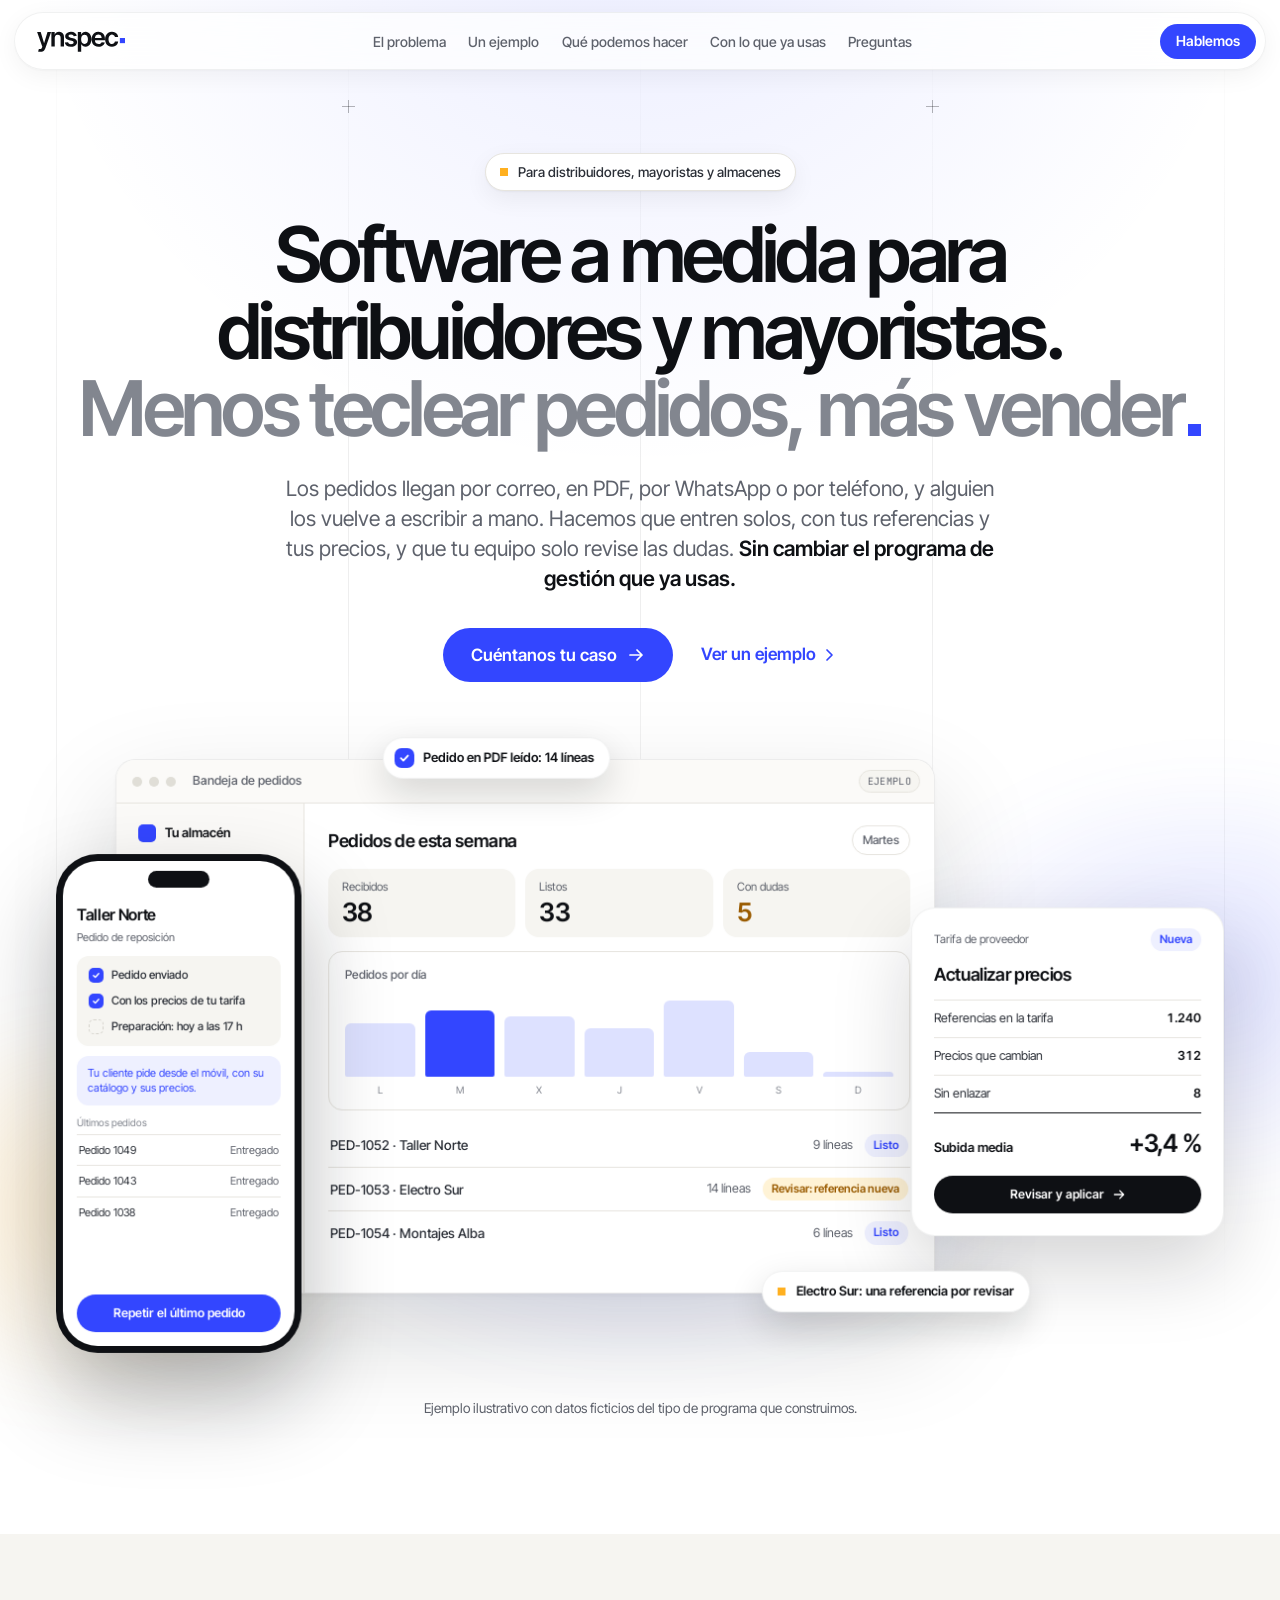
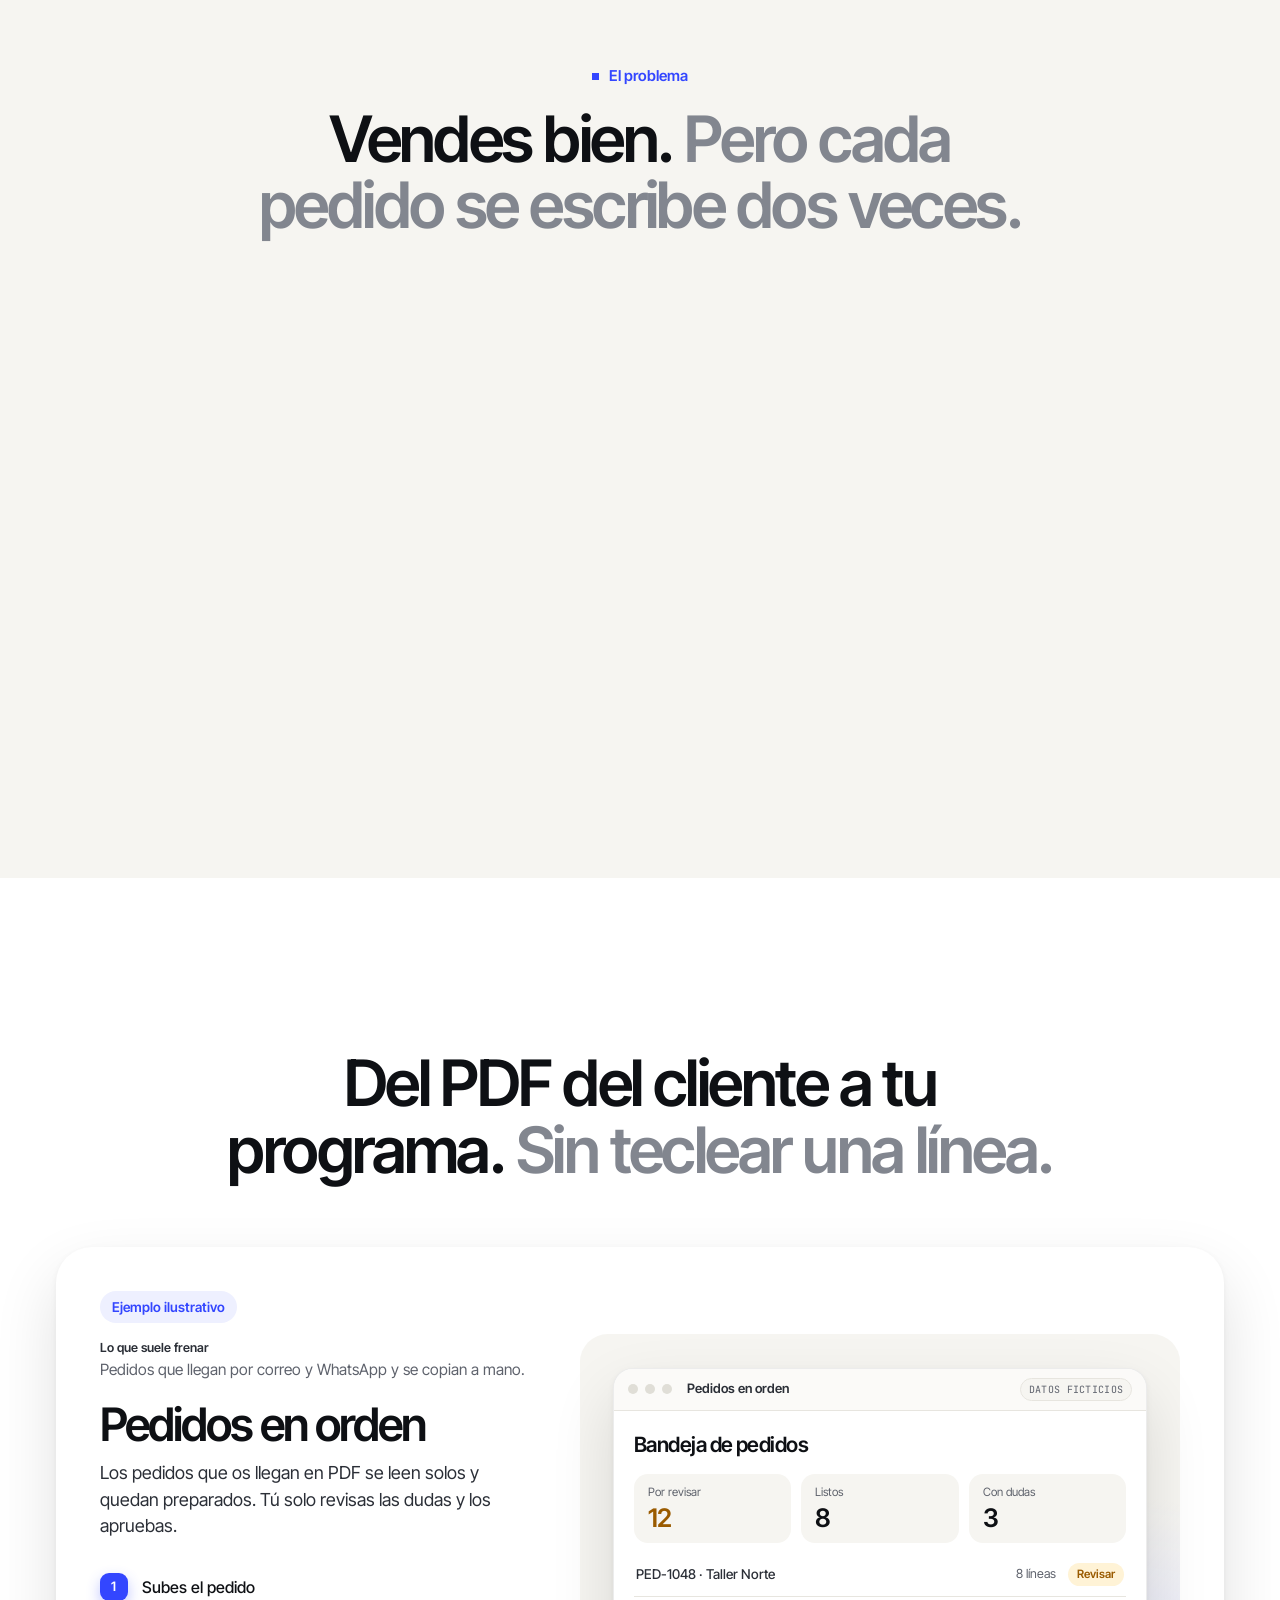
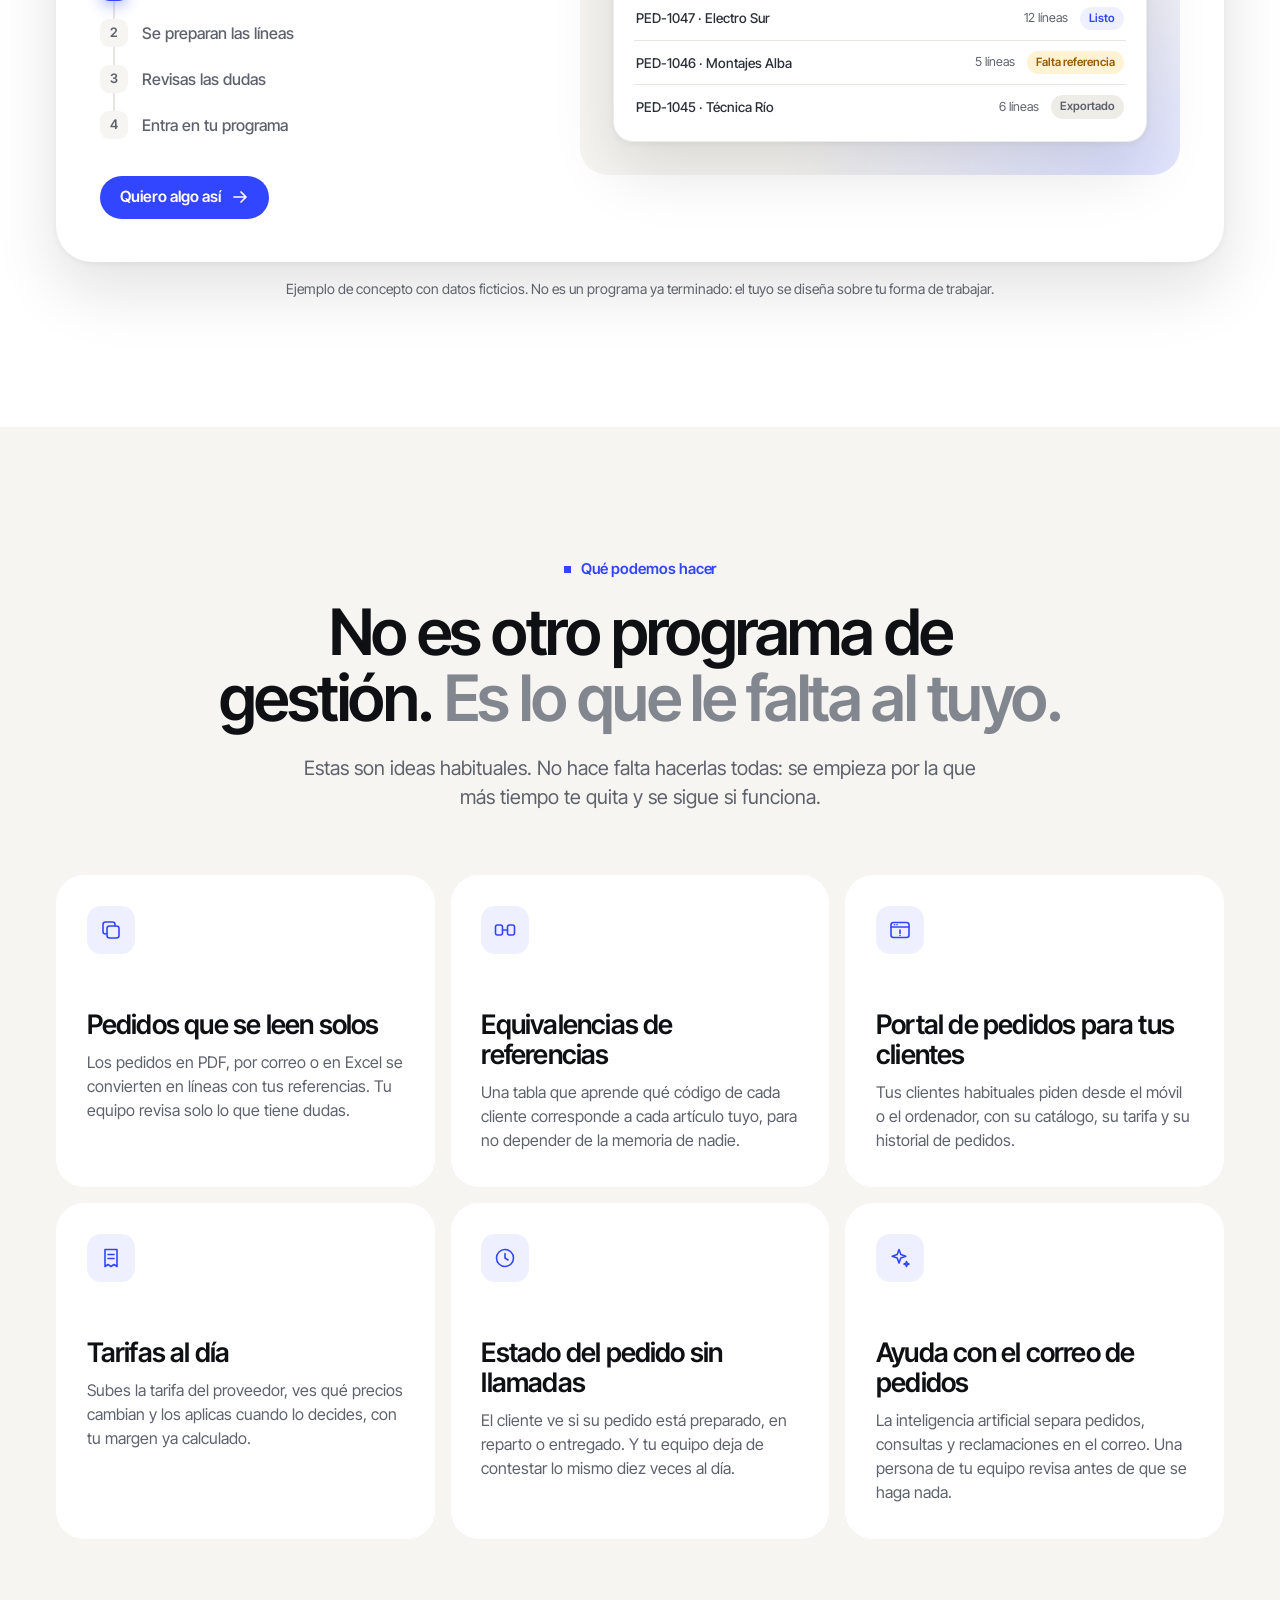
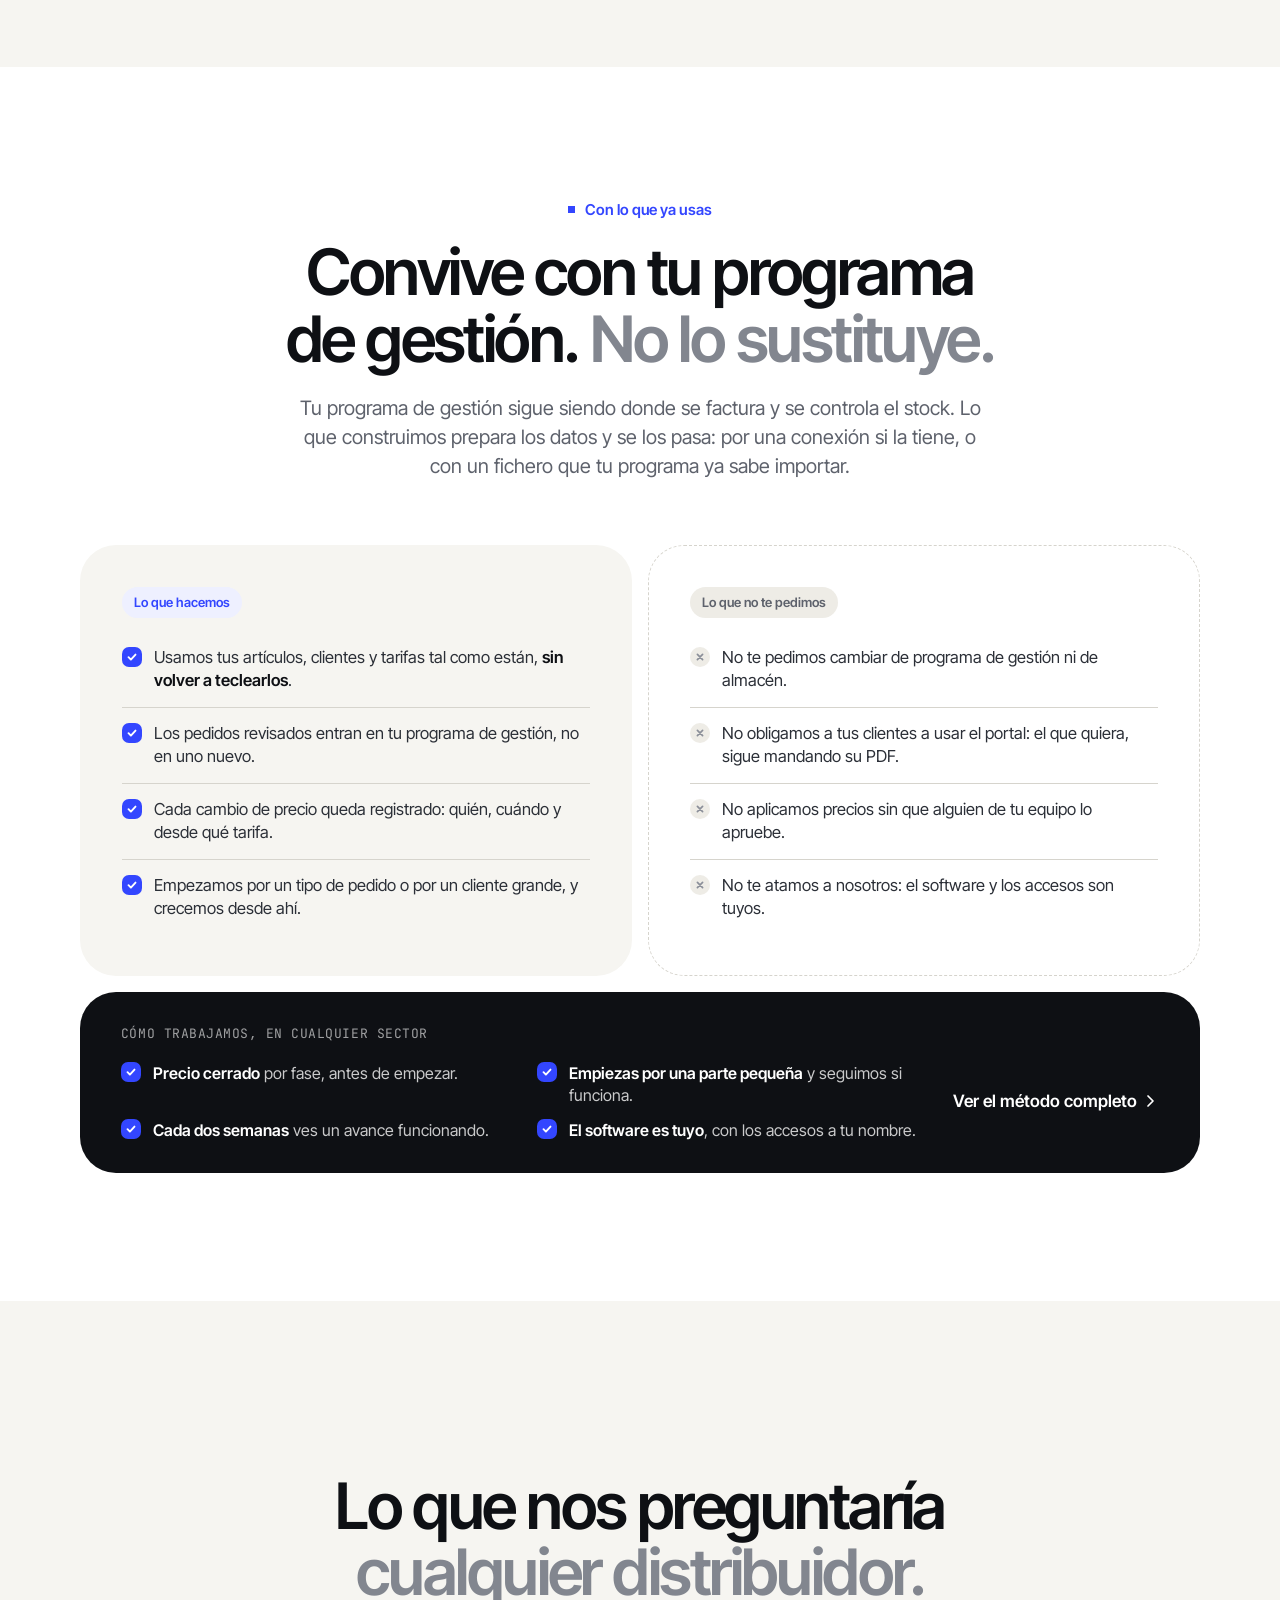
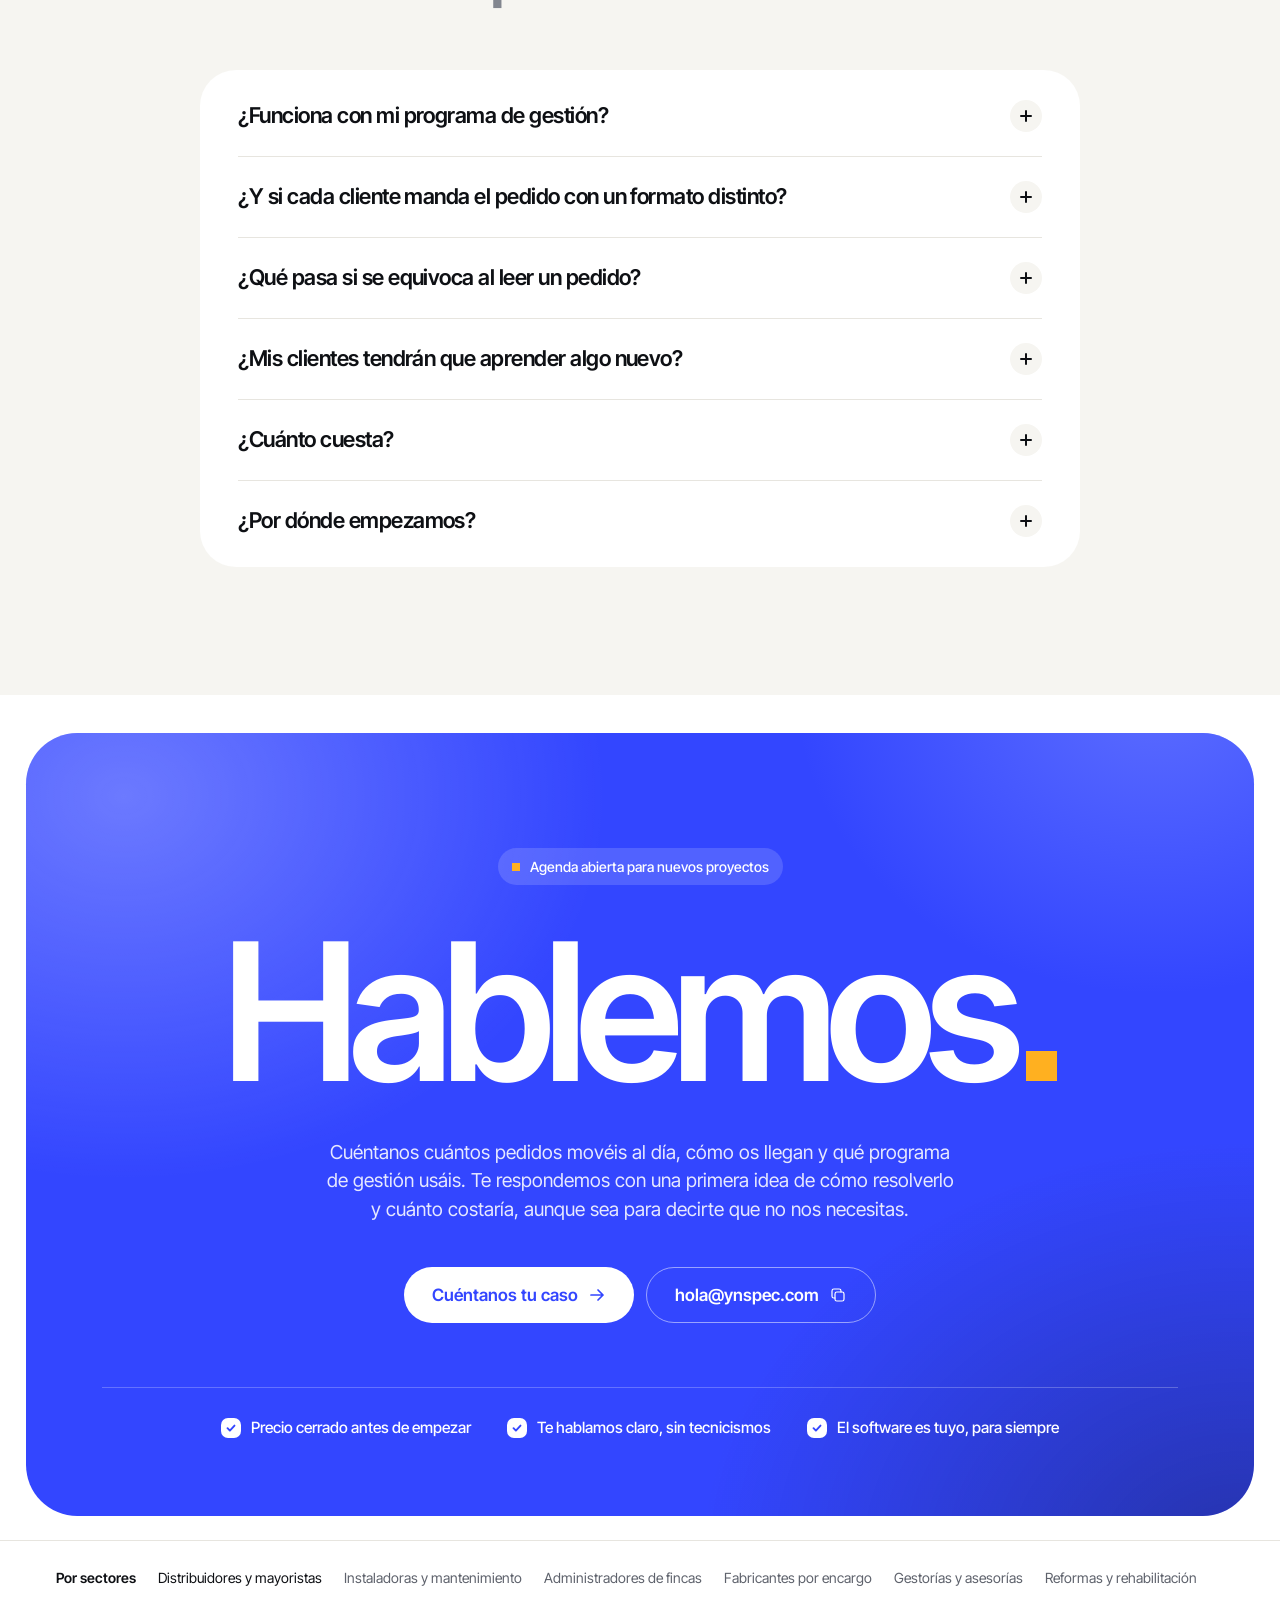
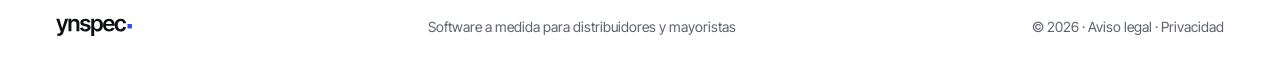
<file: sectores/distribuidores-y-mayoristas.html>
<!doctype html>
<html lang="es" class="no-js">
  <head>
    <meta charset="utf-8" />
    <meta name="viewport" content="width=device-width, initial-scale=1" />
    <!-- Página generada por scripts/sectores.py desde contenido/sectores/distribuidores-y-mayoristas.json: no editar a mano -->
    <title>Software a medida para distribuidores y mayoristas · Ynspec</title>
    <meta name="description" content="Pedidos que se leen solos, tarifas al día y clientes que piden sin llamar. Hecho a medida de tu almacén y conectado con tu programa de gestión." />
    <link rel="canonical" href="https://ynspec.com/sectores/distribuidores-y-mayoristas" />
    <meta name="theme-color" content="#ffffff" />
    <meta name="color-scheme" content="light" />
    <meta name="format-detection" content="telephone=no" />
    <meta property="og:title" content="Software a medida para distribuidores y mayoristas: menos teclear pedidos, más vender" />
    <meta property="og:description" content="Pedidos que se leen solos, tarifas al día y clientes que piden sin llamar. Hecho a medida de tu almacén y conectado con tu programa de gestión." />
    <meta property="og:type" content="website" />
    <meta property="og:site_name" content="Ynspec" />
    <meta property="og:locale" content="es_ES" />
    <meta property="og:url" content="https://ynspec.com/sectores/distribuidores-y-mayoristas" />
    <meta property="og:image" content="https://ynspec.com/assets/img/og/distribuidores-y-mayoristas.jpg?v=3d8768f8" />
    <meta property="og:image:secure_url" content="https://ynspec.com/assets/img/og/distribuidores-y-mayoristas.jpg?v=3d8768f8" />
    <meta property="og:image:width" content="1200" />
    <meta property="og:image:height" content="630" />
    <meta property="og:image:type" content="image/jpeg" />
    <meta property="og:image:alt" content="Menos teclear pedidos. Más vender." />
    <meta name="twitter:card" content="summary_large_image" />
    <meta name="twitter:title" content="Software a medida para distribuidores y mayoristas: menos teclear pedidos, más vender" />
    <meta name="twitter:description" content="Pedidos que se leen solos, tarifas al día y clientes que piden sin llamar. Hecho a medida de tu almacén y conectado con tu programa de gestión." />
    <meta name="twitter:image" content="https://ynspec.com/assets/img/og/distribuidores-y-mayoristas.jpg?v=3d8768f8" />
    <link rel="icon" href="/assets/img/favicon-32.png" type="image/png" sizes="32x32" />
    <link rel="icon" href="/assets/img/ynspec-simbolo-azul.svg" type="image/svg+xml" />
    <link rel="apple-touch-icon" href="/assets/img/apple-touch-icon.png" />
    <link rel="manifest" href="/site.webmanifest" />
    <link rel="preconnect" href="https://fonts.googleapis.com" />
    <link rel="preconnect" href="https://fonts.gstatic.com" crossorigin />
    <link
      href="https://fonts.googleapis.com/css2?family=Inter+Tight:wght@400;500;600;700&family=JetBrains+Mono:wght@400;500&display=swap"
      rel="stylesheet"
    />
    <link rel="stylesheet" href="/assets/css/styles.css" />
    <link rel="stylesheet" href="/assets/css/sector.css" />
    <script>
      document.documentElement.classList.replace('no-js', 'js');
    </script>
    <script type="application/ld+json">{"@context": "https://schema.org", "@graph": [{"@type": "Service", "@id": "https://ynspec.com/sectores/distribuidores-y-mayoristas#servicio", "name": "Software a medida para distribuidores y mayoristas", "serviceType": "Desarrollo de software a medida", "audience": {"@type": "BusinessAudience", "name": "Distribuidores y mayoristas"}, "areaServed": {"@type": "Country", "name": "España"}, "provider": {"@id": "https://ynspec.com/#org"}, "url": "https://ynspec.com/sectores/distribuidores-y-mayoristas", "description": "Pedidos que se leen solos, tarifas al día y clientes que piden sin llamar. Hecho a medida de tu almacén y conectado con tu programa de gestión."}, {"@type": "BreadcrumbList", "itemListElement": [{"@type": "ListItem", "position": 1, "name": "Inicio", "item": "https://ynspec.com/"}, {"@type": "ListItem", "position": 2, "name": "Distribuidores y mayoristas", "item": "https://ynspec.com/sectores/distribuidores-y-mayoristas"}]}]}</script>
    <script type="application/ld+json">{"@context": "https://schema.org", "@type": "FAQPage", "mainEntity": [{"@type": "Question", "name": "¿Funciona con mi programa de gestión?", "acceptedAnswer": {"@type": "Answer", "text": "Casi siempre. Si tu programa tiene una forma de conectarse, la usamos; si no, preparamos los pedidos en un fichero que ya sepa importar. Lo comprobamos al principio, antes de que pagues nada."}}, {"@type": "Question", "name": "¿Y si cada cliente manda el pedido con un formato distinto?", "acceptedAnswer": {"@type": "Answer", "text": "Es lo normal, y es justo lo que resolvemos. El programa lee formatos distintos y, cuando no está seguro de una línea, la marca para que la revise una persona en vez de inventársela."}}, {"@type": "Question", "name": "¿Qué pasa si se equivoca al leer un pedido?", "acceptedAnswer": {"@type": "Answer", "text": "Nada entra en tu programa sin revisión. Las líneas dudosas se marcan, y cada corrección que hace tu equipo sirve para acertar la vez siguiente."}}, {"@type": "Question", "name": "¿Mis clientes tendrán que aprender algo nuevo?", "acceptedAnswer": {"@type": "Answer", "text": "No necesariamente. Pueden seguir mandando su pedido como siempre. El portal es para quien quiera pedir más rápido o consultar cómo va lo suyo."}}, {"@type": "Question", "name": "¿Cuánto cuesta?", "acceptedAnswer": {"@type": "Answer", "text": "Depende de lo que haya que conectar y de cuántos tipos de pedido tengáis. Antes de empezar tendrás el precio cerrado de cada fase, con los costes mensuales incluidos si los hay. Cuéntanos tu caso y te damos una primera cifra."}}, {"@type": "Question", "name": "¿Por dónde empezamos?", "acceptedAnswer": {"@type": "Answer", "text": "Por lo que más horas os quita. Normalmente son los pedidos de los clientes que más compran. Si eso funciona, seguimos con las tarifas, el portal o lo que toque."}}]}</script>
  </head>
  <body class="page-sector">
    <svg xmlns="http://www.w3.org/2000/svg" class="sprite" aria-hidden="true" focusable="false">
      <symbol id="logo" viewBox="0 20 240 57">
        <path
          fill="currentColor"
          d="M9.176 76.695q-1.899 .035-3.516-.263-1.599-.299-2.549-.686l2.162-7.189 .44 .105q2.83 .756 4.816 .123 1.987-.615 3.182-3.814l.791-2.145-14.203-40.131h9.791l9.035 29.707h.422l9.088-29.707h9.861l-15.75 44.051q-1.09 3.129-2.9 5.361-1.793 2.233-4.43 3.411-2.619 1.177-6.24 1.177zM48.434 38.99v23.01h-9.246v-39.305h9.07v6.715h.439q1.354-3.305 4.219-5.256 2.883-1.951 7.295-1.951 4.06 0 7.084 1.74 3.023 1.723 4.693 5.028 1.688 3.304 1.688 8.033v24.996h-9.246v-23.555q0-3.937-2.039-6.17-2.039-2.232-5.625-2.232-2.426 0-4.307 1.055-1.881 1.054-2.953 3.058-1.072 1.987-1.072 4.834zM108.504 33.137l-8.42 .879q-.51-1.916-2.268-3.411-1.757-1.511-4.974-1.511-2.883 0-4.834 1.265-1.934 1.266-1.934 3.252 0 1.705 1.283 2.813 1.284 1.107 4.272 1.775l6.697 1.406q5.555 1.178 8.279 3.797 2.743 2.619 2.743 6.821 0 3.709-2.145 6.539-2.144 2.83-5.924 4.429-3.761 1.6-8.683 1.6-7.207 0-11.602-3.041-4.377-3.059-5.256-8.473l9.018-.843q.615 2.654 2.619 4.007 2.021 1.336 5.203 1.336 3.305 0 5.309-1.353 2.021-1.354 2.021-3.322 0-3.323-5.308-4.483l-6.698-1.441q-5.642-1.213-8.367-3.973-2.707-2.76-2.707-7.049 0-3.656 2.004-6.328 2.004-2.672 5.59-4.148 3.586-1.477 8.314-1.477 6.926 0 10.881 2.971 3.955 2.953 4.887 7.963zM111.305 76.695v-54h9.07v6.504h.563q.703-1.406 2.003-3.041 1.319-1.635 3.534-2.795 2.232-1.16 5.713-1.16 4.535 0 8.191 2.32 3.656 2.321 5.818 6.838 2.162 4.5 2.162 11.057 0 6.451-2.109 11.004-2.109 4.535-5.783 6.908-3.656 2.373-8.297 2.373-3.357 0-5.59-1.125-2.232-1.142-3.586-2.742-1.336-1.617-2.056-3.059h-.387v20.918zM129.621 55.127q3.041 0 5.098-1.652 2.074-1.67 3.129-4.553 1.054-2.883 1.054-6.539 0-3.656-1.054-6.487-1.037-2.847-3.094-4.482-2.039-1.635-5.133-1.635-2.988 0-5.045 1.565-2.056 1.547-3.129 4.377-1.072 2.83-1.072 6.662 0 3.797 1.072 6.662 1.09 2.865 3.147 4.482 2.074 1.6 5.027 1.6zM167.912 62.791q-5.924 0-10.23-2.478-4.289-2.497-6.592-7.032-2.285-4.552-2.285-10.705 0-6.064 2.285-10.635 2.285-4.587 6.433-7.154 4.166-2.584 9.774-2.584 3.621 0 6.873 1.178 3.269 1.16 5.783 3.586 2.514 2.408 3.938 6.152 1.441 3.744 1.441 8.93v2.847h-32.221v-6.205h27.616l-4.307 1.829q0-3.323-1.02-5.801-1.019-2.496-3.041-3.903-2.004-1.406-4.992-1.406-2.988 0-5.097 1.424-2.092 1.406-3.2 3.779-1.107 2.356-1.107 5.274v4.306q0 3.604 1.248 6.153 1.266 2.549 3.533 3.884 2.285 1.336 5.274 1.336 1.986 0 3.621-.562 1.634-.58 2.812-1.723 1.178-1.142 1.793-2.795l8.649 1.002q-.809 3.41-3.094 5.959-2.268 2.532-5.801 3.938-3.533 1.406-8.086 1.406zM204.428 62.791q-5.854 0-10.073-2.584-4.201-2.602-6.468-7.154-2.25-4.571-2.25-10.512 0-6.029 2.285-10.6 2.285-4.57 6.504-7.154 4.219-2.584 9.967-2.584 4.798 0 8.472 1.758 3.692 1.758 5.889 4.939 2.215 3.164 2.531 7.436h-8.859q-.352-1.898-1.371-3.41-1.002-1.512-2.655-2.373-1.652-.879-3.884-.879-2.848 0-4.993 1.529-2.127 1.512-3.322 4.36-1.178 2.847-1.178 6.82 0 4.008 1.161 6.908 1.177 2.9 3.304 4.465 2.145 1.564 5.028 1.564 3.058 0 5.185-1.793 2.127-1.793 2.725-4.957h8.859q-.334 4.166-2.478 7.383-2.127 3.199-5.784 5.027-3.638 1.811-8.595 1.811z"
        />
        <rect x="226" y="39" width="14" height="14" style="fill: var(--logo-dot, #3346ff)" />
      </symbol>

      <symbol id="i-arrow" viewBox="0 0 18 18"><path d="M3 9h12M10 4l5 5-5 5" /></symbol>
      <symbol id="i-chev" viewBox="0 0 18 18"><path d="M7 4l5 5-5 5" /></symbol>

      <!-- problema -->
      <symbol id="i-copy" viewBox="0 0 24 24"><rect x="8" y="8" width="12" height="12" rx="2.5" /><path d="M16 8V6.500A2.500 2.500 0 0 0 13.500 4h-7A2.500 2.500 0 0 0 4 6.500v7A2.500 2.500 0 0 0 6.500 16H8" /></symbol>
      <symbol id="i-clock" viewBox="0 0 24 24"><circle cx="12" cy="12" r="8.5" /><path d="M12 7.500V12l3 2" /></symbol>
      <symbol id="i-receipt" viewBox="0 0 24 24"><path d="M6 3.500h12v17l-3-2-3 2-3-2-3 2z" /><path d="M9 8.500h6M9 12.500h6" /></symbol>
      <symbol id="i-user" viewBox="0 0 24 24"><circle cx="12" cy="8" r="3.5" /><path d="M5 20c.6-3.600 3.300-5.500 7-5.500s6.400 1.900 7 5.500" /></symbol>
      <symbol id="i-unlink" viewBox="0 0 24 24"><rect x="2.500" y="7" width="7" height="10" rx="2" /><rect x="14.500" y="7" width="7" height="10" rx="2" /><path d="M11 10l2 4M13 10l-2 4" /></symbol>
      <symbol id="i-window" viewBox="0 0 24 24"><rect x="3" y="4.500" width="18" height="15" rx="2.5" /><path d="M3 9h18M6.500 6.800h.01M9 6.800h.01M12 12v3.500M12 17.500h.01" /></symbol>
      <symbol id="i-bulb" viewBox="0 0 24 24"><path d="M9.500 18h5M10.500 21h3" /><path d="M12 3a6 6 0 0 0-3.500 10.900c.6.500 1 1.200 1 2v.100h5v-.100c0-.800.400-1.500 1-2A6 6 0 0 0 12 3z" /></symbol>
      <symbol id="i-scales" viewBox="0 0 24 24"><path d="M12 4v16M7.500 20h9M5 8h14" /><path d="M5 8l-2.500 6a2.700 2.700 0 0 0 5 0zM19 8l-2.500 6a2.700 2.700 0 0 0 5 0z" /></symbol>

      <!-- beneficios -->
      <symbol id="i-steps" viewBox="0 0 24 24"><path d="M5 20v-5M12 20V10M19 20V4" /></symbol>
      <symbol id="i-link" viewBox="0 0 24 24"><rect x="2.500" y="7" width="7" height="10" rx="2" /><rect x="14.500" y="7" width="7" height="10" rx="2" /><path d="M9.500 12h5" /></symbol>
      <symbol id="i-team" viewBox="0 0 24 24"><circle cx="9" cy="8.500" r="3" /><path d="M3 19c.5-3 2.700-4.500 6-4.500s5.500 1.500 6 4.500" /><path d="M16 5.800a3 3 0 0 1 0 5.400M18 14.800c1.700.600 2.700 2 3 4.200" /></symbol>
      <symbol id="i-chat" viewBox="0 0 24 24"><path d="M4 5.500h16v11h-9L6.500 20v-3.500H4z" /><path d="M8 9.500h8M8 12.500h5" /></symbol>
      <symbol id="i-key" viewBox="0 0 24 24"><circle cx="8" cy="12" r="4" /><path d="M12 12h9v3M17.500 12v2.500" /></symbol>
      <symbol id="i-spark" viewBox="0 0 24 24"><path d="M11 3.500l1.800 5 5 1.800-5 1.800-1.800 5-1.800-5-5-1.800 5-1.800z" /><path d="M18.500 15.500l.7 1.800 1.800.7-1.800.7-.7 1.800-.7-1.800-1.800-.7 1.800-.7z" /></symbol>
    </svg>

    <a class="skip" href="#problema">Saltar al contenido</a>
    <div class="progress" aria-hidden="true"><span></span></div>

    <header class="nav" id="nav">
      <div class="nav__bar">
        <a class="logo" href="/" aria-label="Ynspec, ir a la página principal">
          <svg aria-hidden="true"><use href="#logo" /></svg>
        </a>

        <nav class="nav__links" aria-label="Secciones">
          <a href="#problema" data-nav>El problema</a>
          <a href="#ejemplo" data-nav>Un ejemplo</a>
          <a href="#ideas" data-nav>Qué podemos hacer</a>
          <a href="#encaje" data-nav>Con lo que ya usas</a>
          <a href="#faq" data-nav>Preguntas</a>
          <span class="nav__indicator" aria-hidden="true"></span>
        </nav>

        <a class="btn btn--primary btn--sm nav__cta" href="#contacto">Hablemos</a>

        <button class="nav__burger" type="button" aria-expanded="false" aria-controls="menu" aria-label="Abrir menú">
          <span></span><span></span>
        </button>
      </div>
    </header>

    <div class="menu" id="menu" aria-hidden="true">
      <nav class="menu__links" aria-label="Secciones (móvil)">
        <a href="#problema"><span>01</span>El problema</a>
        <a href="#ejemplo"><span>02</span>Un ejemplo</a>
        <a href="#ideas"><span>03</span>Qué podemos hacer</a>
        <a href="#encaje"><span>04</span>Con lo que ya usas</a>
        <a href="#faq"><span>05</span>Preguntas</a>
        <a href="/"><span>06</span>Ynspec</a>
      </nav>
      <a class="btn btn--primary btn--lg menu__cta" href="#contacto">
        Cuéntanos tu caso
        <svg class="arrow" aria-hidden="true"><use href="#i-arrow" /></svg>
      </a>
    </div>

    <main>
      <section class="hero hero--sector" id="inicio">
        <div class="hero__bg" aria-hidden="true">
          <div class="gridlines">
            <i></i><i></i><i></i><i></i><i></i>
            <b style="--c: 1; --y: 100px"></b>
            <b style="--c: 3; --y: 100px"></b>
          </div>
        </div>

        <div class="wrap hero__inner">
          <p class="badge intro" style="--d: 0ms">
            <span class="sq sq--amber sq--pulse"></span><span>Para distribuidores, mayoristas y almacenes</span>
          </p>

          <h1 class="hero__title">
            <span class="hero__line" data-split>Software a medida para distribuidores y mayoristas.</span>
            <span class="hero__line hero__line--g" data-split>Menos teclear pedidos, más vender<i class="dot" aria-hidden="true"></i></span>
          </h1>

          <p class="hero__sub intro" style="--d: 420ms">Los pedidos llegan por correo, en PDF, por WhatsApp o por teléfono, y alguien los vuelve a escribir a mano. Hacemos que entren solos, con tus referencias y tus precios, y que tu equipo solo revise las dudas. <strong>Sin cambiar el programa de gestión que ya usas.</strong></p>

          <div class="hero__cta intro" style="--d: 540ms">
            <a class="btn btn--primary btn--lg" href="#contacto" data-magnetic>
              Cuéntanos tu caso
              <svg class="arrow" aria-hidden="true"><use href="#i-arrow" /></svg>
            </a>
            <a class="link" href="#ejemplo">
              Ver un ejemplo
              <svg class="arrow" aria-hidden="true"><use href="#i-chev" /></svg>
            </a>
          </div>
          <div class="stage" id="stage" aria-hidden="true">
            <div class="stage__glow"></div>
            <div class="stage__inner">
              <div class="layer layer--win">
                <div class="win">
                  <div class="win__bar"><i></i><i></i><i></i><span>Bandeja de pedidos</span><em class="tag">Ejemplo</em></div>
                  <div class="win__body">
                    <div class="win__side">
                      <p class="win__org"><i></i>Tu almacén</p>
                      <b>Inicio</b><b class="is-on">Pedidos</b><b>Clientes</b><b>Artículos</b><b>Tarifas</b><b>Informes</b>
                    </div>
                    <div class="win__main">
                      <p class="win__h">Pedidos de esta semana<em>Martes</em></p>
                      <div class="kpis"><div class="kpi"><small>Recibidos</small><strong>38</strong></div><div class="kpi"><small>Listos</small><strong>33</strong></div><div class="kpi is-warn"><small>Con dudas</small><strong>5</strong></div></div>
                      <div class="chart">
                        <p class="chart__t">Pedidos por día</p>
                        <div class="chart__bars"><span style="--h: 64%; --i: 0"></span><span class="is-on" style="--h: 80%; --i: 1"></span><span style="--h: 72%; --i: 2"></span><span style="--h: 58%; --i: 3"></span><span style="--h: 92%; --i: 4"></span><span style="--h: 30%; --i: 5"></span><span style="--h: 6%; --i: 6"></span></div>
                        <div class="chart__x"><span>L</span><span>M</span><span>X</span><span>J</span><span>V</span><span>S</span><span>D</span></div>
                      </div>
                      <ul class="rows">
                        <li><span>PED-1052 · Taller Norte</span><small>9 líneas</small><em class="pill">Listo</em></li>
                        <li><span>PED-1053 · Electro Sur</span><small>14 líneas</small><em class="pill pill--amber">Revisar: referencia nueva</em></li>
                        <li><span>PED-1054 · Montajes Alba</span><small>6 líneas</small><em class="pill">Listo</em></li>
                      </ul>
                    </div>
                  </div>
                </div>
              </div>

              <div class="layer layer--phone">
                <div class="bob">
                  <div class="phone">
                    <div class="phone__screen">
                      <p class="phone__t">Taller Norte</p>
                      <p class="phone__s">Pedido de reposición</p>
                      <ul class="checks-mini"><li><i class="ok"></i>Pedido enviado</li><li><i class="ok"></i>Con los precios de tu tarifa</li><li><i class="wait"></i>Preparación: hoy a las 17 h</li></ul>
                      <p class="phone__note">Tu cliente pide desde el móvil, con su catálogo y sus precios.</p>
                      <div class="phone__done"><small>Últimos pedidos</small><ul><li><span>Pedido 1049</span><em>Entregado</em></li><li><span>Pedido 1043</span><em>Entregado</em></li><li><span>Pedido 1038</span><em>Entregado</em></li></ul></div>
                      <span class="phone__btn">Repetir el último pedido</span>
                    </div>
                  </div>
                </div>
              </div>

              <div class="layer layer--quote">
                <div class="bob">
                  <div class="quote">
                    <p class="quote__top"><small>Tarifa de proveedor</small><em class="pill">Nueva</em></p>
                    <p class="quote__t">Actualizar precios</p>
                    <ul><li><span>Referencias en la tarifa</span><span>1.240</span></li><li><span>Precios que cambian</span><span>312</span></li><li><span>Sin enlazar</span><span>8</span></li></ul>
                    <p class="quote__total"><span>Subida media</span><b>+3,4 %</b></p>
                    <span class="quote__btn">Revisar y aplicar<svg class="arrow"><use href="#i-arrow" /></svg></span>
                  </div>
                </div>
              </div>

              <div class="layer layer--fa">
                <div class="bob"><p class="float"><i class="ok"></i><span>Pedido en PDF leído: 14 líneas</span></p></div>
              </div>
              <div class="layer layer--fb">
                <div class="bob"><p class="float"><span class="sq sq--amber"></span><span>Electro Sur: una referencia por revisar</span></p></div>
              </div>
            </div>
          </div>
          <p class="stage__cap intro" style="--d: 900ms">Ejemplo ilustrativo con datos ficticios del tipo de programa que construimos.</p>
        </div>
      </section>

      <section class="section section--paper" id="problema" data-section>
        <div class="wrap">
          <header class="head">
            <p class="eyebrow reveal">El problema</p>
            <h2 class="h2" data-split>Vendes bien. <span class="g">Pero cada pedido se escribe dos veces.</span></h2>
            <p class="sub reveal">El programa de gestión hace bien su trabajo cuando los datos ya están dentro. El problema es meterlos: pedidos en formatos distintos, tarifas de proveedores que cambian y clientes que llaman para preguntar lo que podrían ver solos.</p>
          </header>

          <p class="kicker reveal">¿Te suena alguna?</p>
          <ul class="pains" data-stagger>
            <li class="pain reveal" data-spot>
              <span class="ico-box"><svg class="ico" aria-hidden="true"><use href="#i-copy" /></svg></span>
              <div>
                <h3>Pedidos copiados a mano</h3>
                <p>PDF, correo, foto del papel o mensaje de voz. Cada cliente pide a su manera y alguien de la oficina lo teclea línea a línea, con el riesgo de equivocarse.</p>
              </div>
            </li>
            <li class="pain reveal" data-spot>
              <span class="ico-box"><svg class="ico" aria-hidden="true"><use href="#i-unlink" /></svg></span>
              <div>
                <h3>Referencias que no casan</h3>
                <p>El cliente pide con su código, el proveedor usa otro y tú tienes el tuyo. Cruzarlos depende de la memoria de quien lleva años en la casa.</p>
              </div>
            </li>
            <li class="pain reveal" data-spot>
              <span class="ico-box"><svg class="ico" aria-hidden="true"><use href="#i-receipt" /></svg></span>
              <div>
                <h3>Tarifas que cambian cada poco</h3>
                <p>Llega la tarifa nueva en Excel y hay que actualizar cientos de precios. Mientras tanto, alguien vende con el precio viejo.</p>
              </div>
            </li>
            <li class="pain reveal" data-spot>
              <span class="ico-box"><svg class="ico" aria-hidden="true"><use href="#i-chat" /></svg></span>
              <div>
                <h3>Clientes que llaman para preguntar</h3>
                <p>«¿Tenéis stock?», «¿Ha salido mi pedido?», «¿A cuánto me lo dejas?». Llamadas que interrumpen y que podrían resolverse solas.</p>
              </div>
            </li>
          </ul>
        </div>
      </section>

      <section class="section" id="ejemplo" data-section>
        <div class="wrap">
          <header class="head">
            <p class="eyebrow reveal">Un ejemplo</p>
            <h2 class="h2" data-split>Del PDF del cliente a tu programa. <span class="g">Sin teclear una línea.</span></h2>
          </header>

          <div class="xp reveal" id="xp">
            <div class="xp__info">
              <p class="xp__sector">Ejemplo ilustrativo</p>
              <p class="xp__pain"><b>Lo que suele frenar</b><span>Pedidos que llegan por correo y WhatsApp y se copian a mano.</span></p>
              <h3 class="xp__name">Pedidos en orden</h3>
              <p class="xp__desc">Los pedidos que os llegan en PDF se leen solos y quedan preparados. Tú solo revisas las dudas y los apruebas.</p>
              <ol class="flow" id="k-flow">
                <li class="is-on"><span>1</span>Subes el pedido</li>
                <li><span>2</span>Se preparan las líneas</li>
                <li><span>3</span>Revisas las dudas</li>
                <li><span>4</span>Entra en tu programa</li>
              </ol>
              <a class="btn btn--primary" href="#contacto">
                Quiero algo así
                <svg class="arrow" aria-hidden="true"><use href="#i-arrow" /></svg>
              </a>
            </div>

            <div class="xp__visual" aria-hidden="true">
              <div class="mock">
                <div class="mock__bar"><i></i><i></i><i></i><span>Pedidos en orden</span><em class="tag">Datos ficticios</em></div>
                <div class="mock__body">
                  <p class="mock__h">Bandeja de pedidos</p>
                  <div class="kpis">
                    <div class="kpi is-warn"><small>Por revisar</small><strong>12</strong></div>
                    <div class="kpi"><small>Listos</small><strong>8</strong></div>
                    <div class="kpi"><small>Con dudas</small><strong>3</strong></div>
                  </div>
                  <ul class="rows">
                    <li><span>PED-1048 · Taller Norte</span><small>8 líneas</small><em class="pill pill--amber">Revisar</em></li>
                    <li><span>PED-1047 · Electro Sur</span><small>12 líneas</small><em class="pill">Listo</em></li>
                    <li><span>PED-1046 · Montajes Alba</span><small>5 líneas</small><em class="pill pill--amber">Falta referencia</em></li>
                    <li><span>PED-1045 · Técnica Río</span><small>6 líneas</small><em class="pill pill--gray">Exportado</em></li>
                  </ul>
                </div>
              </div>
            </div>
          </div>
          <p class="xp__cap reveal">Ejemplo de concepto con datos ficticios. No es un programa ya terminado: el tuyo se diseña sobre tu forma de trabajar.</p>
        </div>
      </section>

      <section class="section section--paper" id="ideas" data-section>
        <div class="wrap">
          <header class="head">
            <p class="eyebrow reveal">Qué podemos hacer</p>
            <h2 class="h2" data-split>No es otro programa de gestión. <span class="g">Es lo que le falta al tuyo.</span></h2>
            <p class="sub reveal">Estas son ideas habituales. No hace falta hacerlas todas: se empieza por la que más tiempo te quita y se sigue si funciona.</p>
          </header>

          <ul class="benefits" data-stagger>
            <li class="benefit reveal" data-spot>
              <span class="ico-box"><svg class="ico" aria-hidden="true"><use href="#i-copy" /></svg></span>
              <h3>Pedidos que se leen solos</h3>
              <p>Los pedidos en PDF, por correo o en Excel se convierten en líneas con tus referencias. Tu equipo revisa solo lo que tiene dudas.</p>
            </li>
            <li class="benefit reveal" data-spot>
              <span class="ico-box"><svg class="ico" aria-hidden="true"><use href="#i-link" /></svg></span>
              <h3>Equivalencias de referencias</h3>
              <p>Una tabla que aprende qué código de cada cliente corresponde a cada artículo tuyo, para no depender de la memoria de nadie.</p>
            </li>
            <li class="benefit reveal" data-spot>
              <span class="ico-box"><svg class="ico" aria-hidden="true"><use href="#i-window" /></svg></span>
              <h3>Portal de pedidos para tus clientes</h3>
              <p>Tus clientes habituales piden desde el móvil o el ordenador, con su catálogo, su tarifa y su historial de pedidos.</p>
            </li>
            <li class="benefit reveal" data-spot>
              <span class="ico-box"><svg class="ico" aria-hidden="true"><use href="#i-receipt" /></svg></span>
              <h3>Tarifas al día</h3>
              <p>Subes la tarifa del proveedor, ves qué precios cambian y los aplicas cuando lo decides, con tu margen ya calculado.</p>
            </li>
            <li class="benefit reveal" data-spot>
              <span class="ico-box"><svg class="ico" aria-hidden="true"><use href="#i-clock" /></svg></span>
              <h3>Estado del pedido sin llamadas</h3>
              <p>El cliente ve si su pedido está preparado, en reparto o entregado. Y tu equipo deja de contestar lo mismo diez veces al día.</p>
            </li>
            <li class="benefit reveal" data-spot>
              <span class="ico-box"><svg class="ico" aria-hidden="true"><use href="#i-spark" /></svg></span>
              <h3>Ayuda con el correo de pedidos</h3>
              <p>La inteligencia artificial separa pedidos, consultas y reclamaciones en el correo. Una persona de tu equipo revisa antes de que se haga nada.</p>
            </li>
          </ul>
        </div>
      </section>

      <section class="section" id="encaje" data-section>
        <div class="wrap">
          <header class="head">
            <p class="eyebrow reveal">Con lo que ya usas</p>
            <h2 class="h2" data-split>Convive con tu programa de gestión. <span class="g">No lo sustituye.</span></h2>
            <p class="sub reveal">Tu programa de gestión sigue siendo donde se factura y se controla el stock. Lo que construimos prepara los datos y se los pasa: por una conexión si la tiene, o con un fichero que tu programa ya sabe importar.</p>
          </header>

          <div class="honest" data-stagger>
            <article class="honest__card reveal" data-spot>
              <p class="honest__tag">Lo que hacemos</p>
              <ul class="honest__list">
                <li><i class="ok"></i><span>Usamos tus artículos, clientes y tarifas tal como están, <strong>sin volver a teclearlos</strong>.</span></li>
                <li><i class="ok"></i><span>Los pedidos revisados entran en tu programa de gestión, no en uno nuevo.</span></li>
                <li><i class="ok"></i><span>Cada cambio de precio queda registrado: quién, cuándo y desde qué tarifa.</span></li>
                <li><i class="ok"></i><span>Empezamos por un tipo de pedido o por un cliente grande, y crecemos desde ahí.</span></li>
              </ul>
            </article>
            <article class="honest__card honest__card--no reveal" data-spot>
              <p class="honest__tag">Lo que no te pedimos</p>
              <ul class="honest__list">
                <li><i class="x"></i><span>No te pedimos cambiar de programa de gestión ni de almacén.</span></li>
                <li><i class="x"></i><span>No obligamos a tus clientes a usar el portal: el que quiera, sigue mandando su PDF.</span></li>
                <li><i class="x"></i><span>No aplicamos precios sin que alguien de tu equipo lo apruebe.</span></li>
                <li><i class="x"></i><span>No te atamos a nosotros: el software y los accesos son tuyos.</span></li>
              </ul>
            </article>
          </div>

          <div class="method reveal">
            <p class="method__h">Cómo trabajamos, en cualquier sector</p>
            <ul class="method__list">
              <li><i class="ok"></i><span><strong>Precio cerrado</strong> por fase, antes de empezar.</span></li>
              <li><i class="ok"></i><span><strong>Empiezas por una parte pequeña</strong> y seguimos si funciona.</span></li>
              <li><i class="ok"></i><span><strong>Cada dos semanas</strong> ves un avance funcionando.</span></li>
              <li><i class="ok"></i><span><strong>El software es tuyo</strong>, con los accesos a tu nombre.</span></li>
            </ul>
            <a class="link" href="/#metodo">
              Ver el método completo
              <svg class="arrow" aria-hidden="true"><use href="#i-chev" /></svg>
            </a>
          </div>
        </div>
      </section>

      <section class="section section--paper" id="faq" data-section>
        <div class="wrap">
          <header class="head">
            <p class="eyebrow reveal">Preguntas frecuentes</p>
            <h2 class="h2" data-split>Lo que nos preguntaría <span class="g">cualquier distribuidor.</span></h2>
          </header>

          <div class="faq reveal">
            <div class="faq__item">
              <button class="faq__q" aria-expanded="false">¿Funciona con mi programa de gestión?<i></i></button>
              <div class="faq__a"><div><p>Casi siempre. Si tu programa tiene una forma de conectarse, la usamos; si no, preparamos los pedidos en un fichero que ya sepa importar. Lo comprobamos al principio, antes de que pagues nada.</p></div></div>
            </div>
            <div class="faq__item">
              <button class="faq__q" aria-expanded="false">¿Y si cada cliente manda el pedido con un formato distinto?<i></i></button>
              <div class="faq__a"><div><p>Es lo normal, y es justo lo que resolvemos. El programa lee formatos distintos y, cuando no está seguro de una línea, la marca para que la revise una persona en vez de inventársela.</p></div></div>
            </div>
            <div class="faq__item">
              <button class="faq__q" aria-expanded="false">¿Qué pasa si se equivoca al leer un pedido?<i></i></button>
              <div class="faq__a"><div><p>Nada entra en tu programa sin revisión. Las líneas dudosas se marcan, y cada corrección que hace tu equipo sirve para acertar la vez siguiente.</p></div></div>
            </div>
            <div class="faq__item">
              <button class="faq__q" aria-expanded="false">¿Mis clientes tendrán que aprender algo nuevo?<i></i></button>
              <div class="faq__a"><div><p>No necesariamente. Pueden seguir mandando su pedido como siempre. El portal es para quien quiera pedir más rápido o consultar cómo va lo suyo.</p></div></div>
            </div>
            <div class="faq__item">
              <button class="faq__q" aria-expanded="false">¿Cuánto cuesta?<i></i></button>
              <div class="faq__a"><div><p>Depende de lo que haya que conectar y de cuántos tipos de pedido tengáis. Antes de empezar tendrás el precio cerrado de cada fase, con los costes mensuales incluidos si los hay. Cuéntanos tu caso y te damos una primera cifra.</p></div></div>
            </div>
            <div class="faq__item">
              <button class="faq__q" aria-expanded="false">¿Por dónde empezamos?<i></i></button>
              <div class="faq__a"><div><p>Por lo que más horas os quita. Normalmente son los pedidos de los clientes que más compran. Si eso funciona, seguimos con las tarifas, el portal o lo que toque.</p></div></div>
            </div>
          </div>
        </div>
      </section>

      <section class="contact" id="contacto" data-section data-spy="none">
        <div class="contact__card" data-spot>
          <p class="contact__label reveal"><span class="sq sq--amber sq--pulse"></span>Agenda abierta para nuevos proyectos</p>
          <h2 class="contact__title" data-split>Hablemos<i class="dot dot--amber" aria-hidden="true"></i></h2>
          <p class="contact__desc reveal">Cuéntanos cuántos pedidos movéis al día, cómo os llegan y qué programa de gestión usáis. Te respondemos con una primera idea de cómo resolverlo y cuánto costaría, aunque sea para decirte que no nos necesitas.</p>
          <div class="contact__btns reveal">
            <a class="btn btn--white btn--lg" href="mailto:hola@ynspec.com?subject=Software%20para%20mi%20empresa%20de%20distribuci%C3%B3n&amp;body=Hola%2C%0A%0ARecibimos%20unos%20___%20pedidos%20al%20d%C3%ADa.%0ANos%20llegan%20por%3A%20%0AEl%20programa%20de%20gesti%C3%B3n%20que%20usamos%20es%3A%20%0A%0AGracias." data-magnetic>
              Cuéntanos tu caso
              <svg class="arrow" aria-hidden="true"><use href="#i-arrow" /></svg>
            </a>
            <a class="btn btn--glass btn--lg" href="mailto:hola@ynspec.com" data-copy="hola@ynspec.com" title="Copiar la dirección de correo">
              <span class="swap">
                <span class="swap__a">hola@ynspec.com</span>
                <span class="swap__b" aria-hidden="true">Correo copiado</span>
              </span>
              <svg class="ico ico--sm" aria-hidden="true"><use href="#i-copy" /></svg>
            </a>
            <span class="sr-only" id="copy-live" aria-live="polite"></span>
          </div>
          <ul class="promises reveal">
            <li><i class="ok ok--w"></i>Precio cerrado antes de empezar</li>
            <li><i class="ok ok--w"></i>Te hablamos claro, sin tecnicismos</li>
            <li><i class="ok ok--w"></i>El software es tuyo, para siempre</li>
          </ul>
        </div>
      </section>

    </main>

    <footer class="footer">
      <nav class="wrap footer__sect" aria-label="Sectores">
        <a href="/sectores/" class="footer__sect-h">Por sectores</a><a href="/sectores/distribuidores-y-mayoristas" aria-current="page">Distribuidores y mayoristas</a><a href="/sectores/instaladoras-y-mantenimiento">Instaladoras y mantenimiento</a><a href="/sectores/administradores-de-fincas">Administradores de fincas</a><a href="/sectores/fabricantes-por-encargo">Fabricantes por encargo</a><a href="/sectores/gestorias-y-asesorias">Gestorías y asesorías</a><a href="/sectores/reformas-y-rehabilitacion">Reformas y rehabilitación</a>
      </nav>
      <div class="wrap footer__in">
        <a class="logo logo--sm" href="/" aria-label="Ynspec, ir a la página principal"><svg aria-hidden="true"><use href="#logo" /></svg></a>
        <span>Software a medida para distribuidores y mayoristas</span>
        <span>© 2026 · <a href="/aviso-legal">Aviso legal</a> · <a href="/privacidad">Privacidad</a></span>
      </div>
    </footer>

    <script src="/assets/js/main.js" defer></script>
  </body>
</html>
</file>
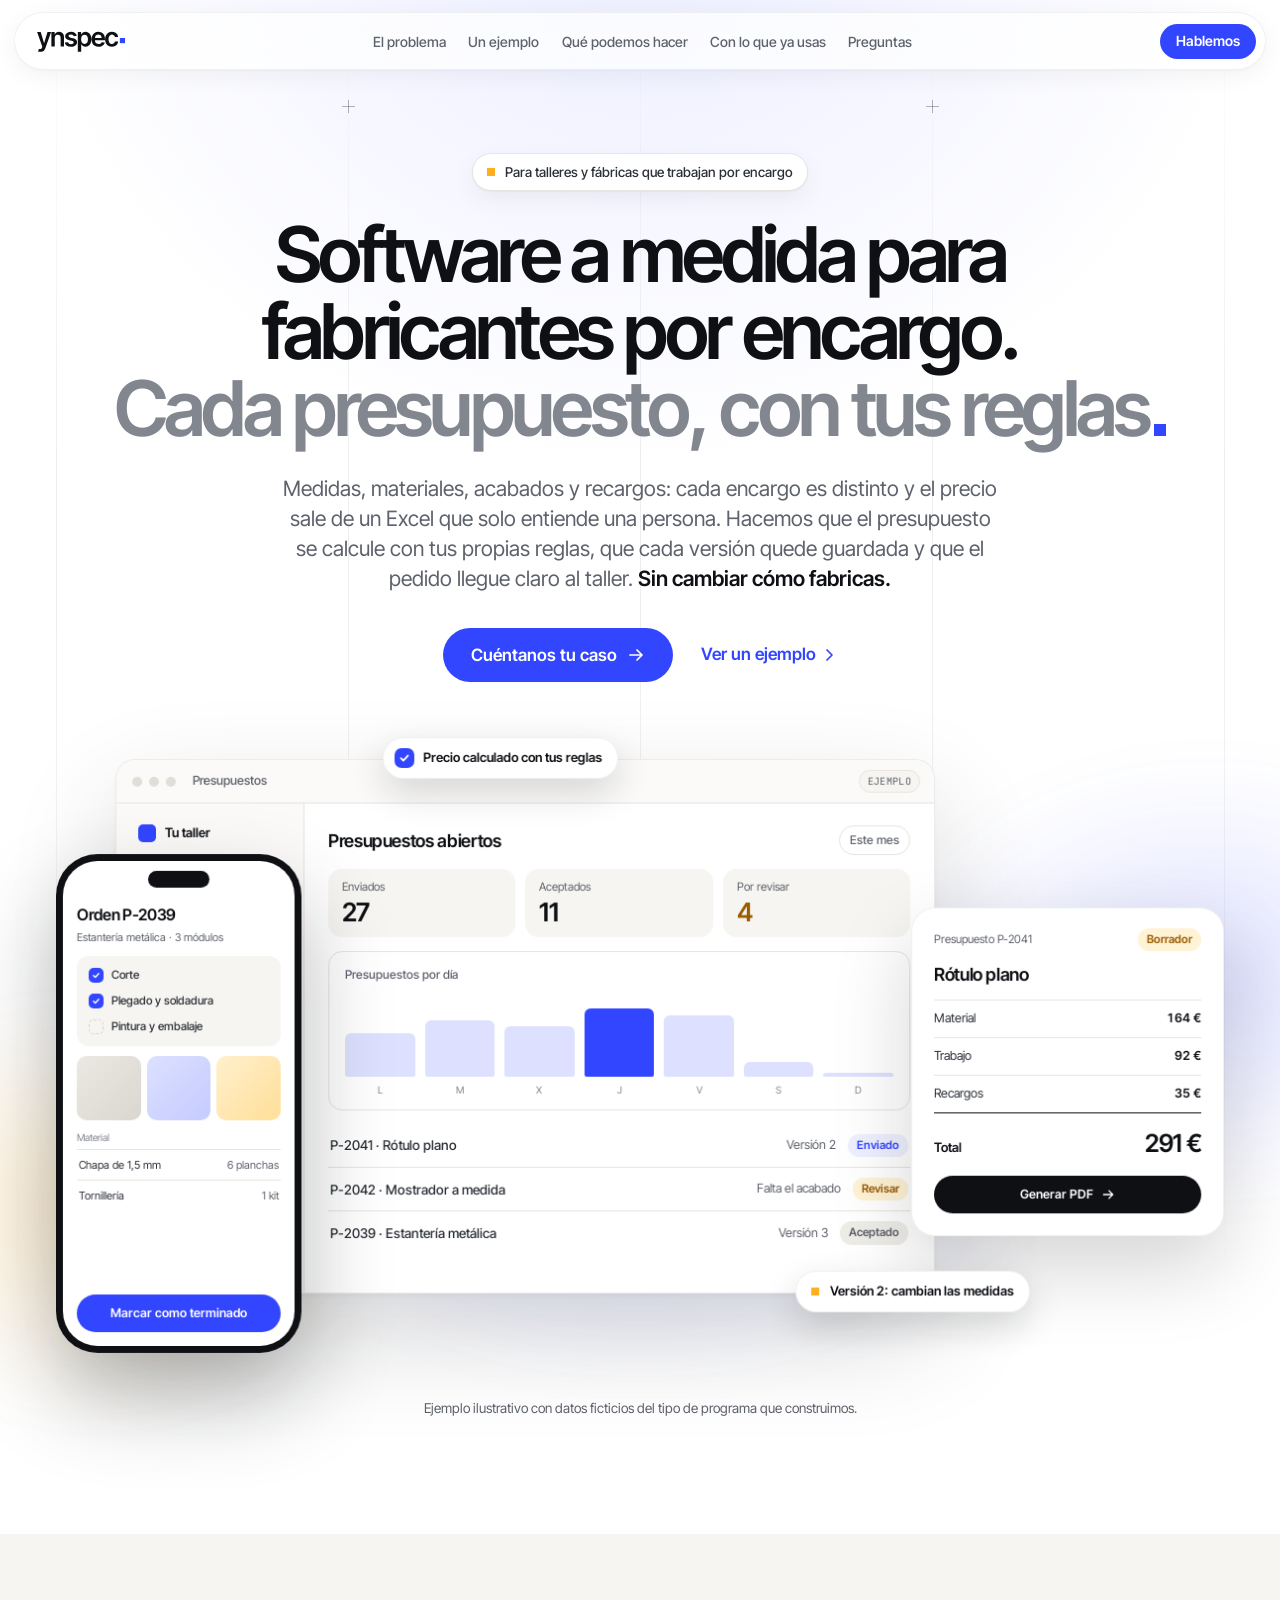
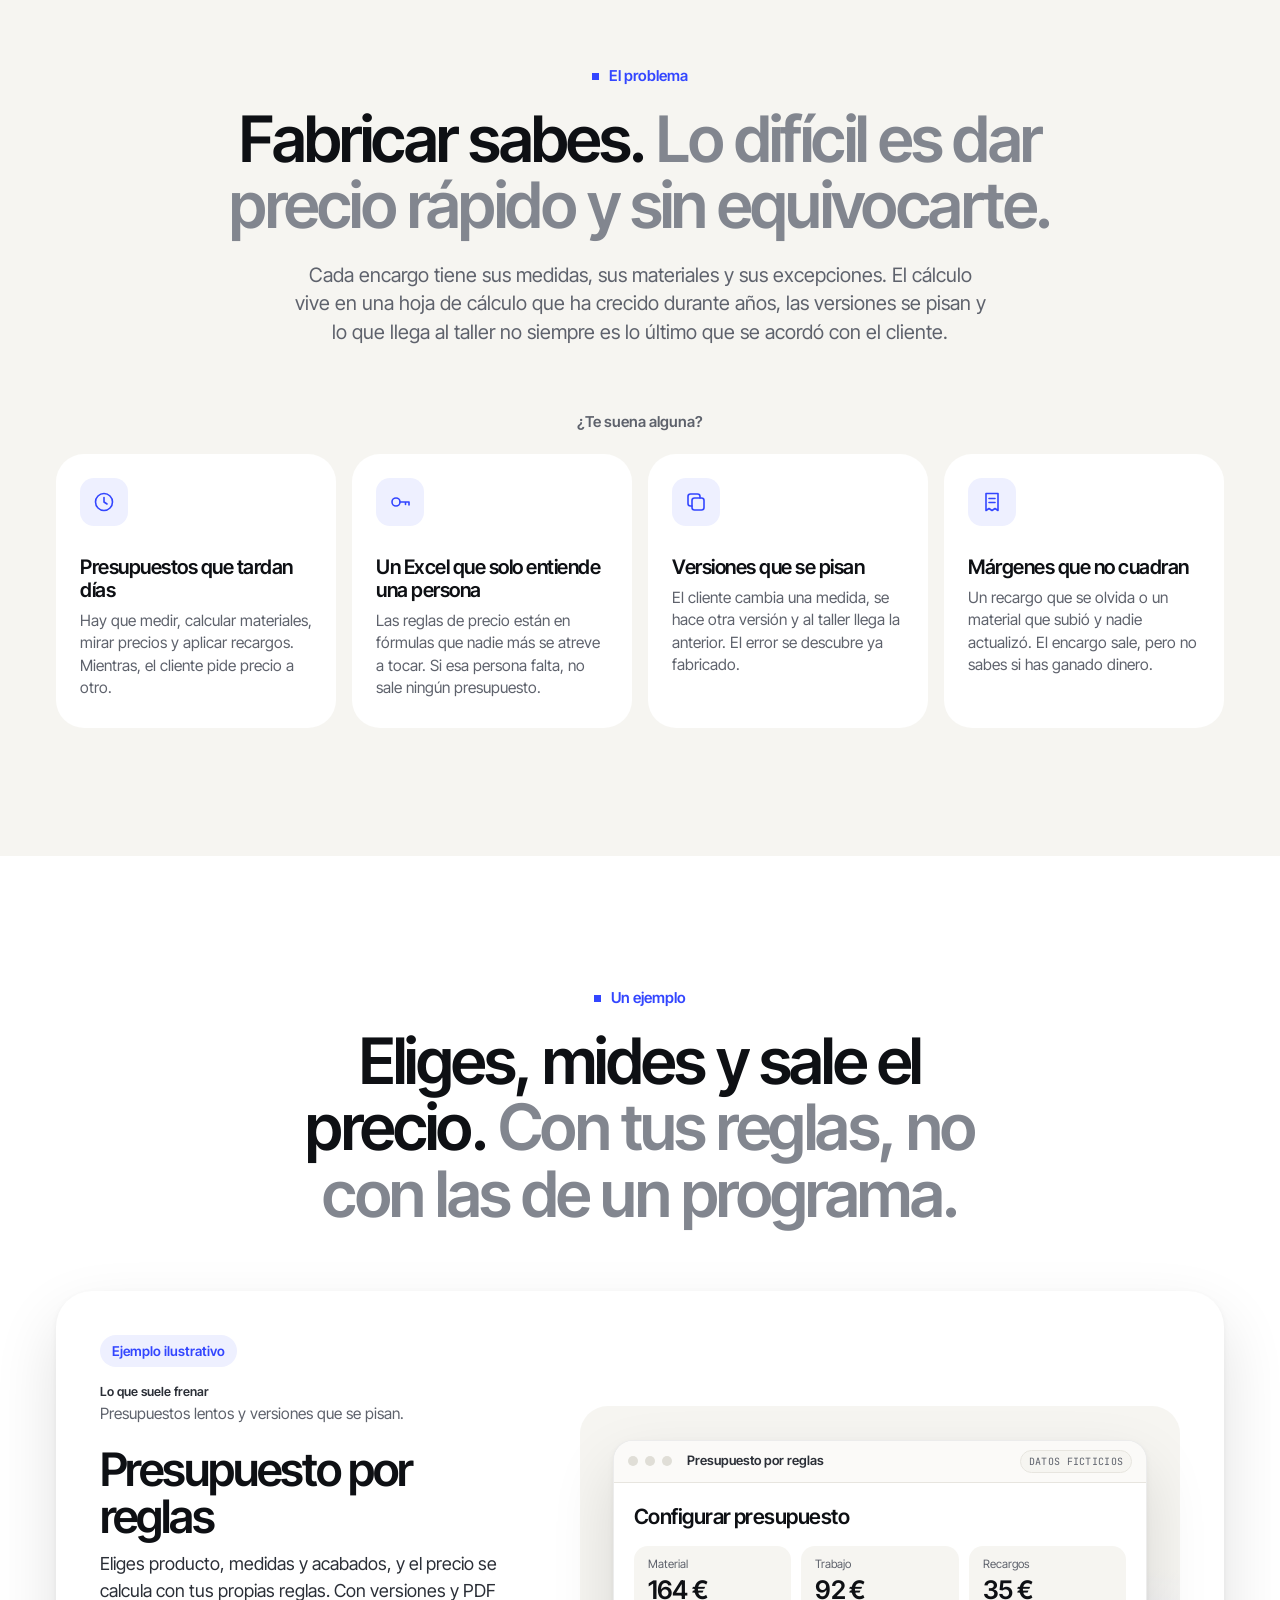
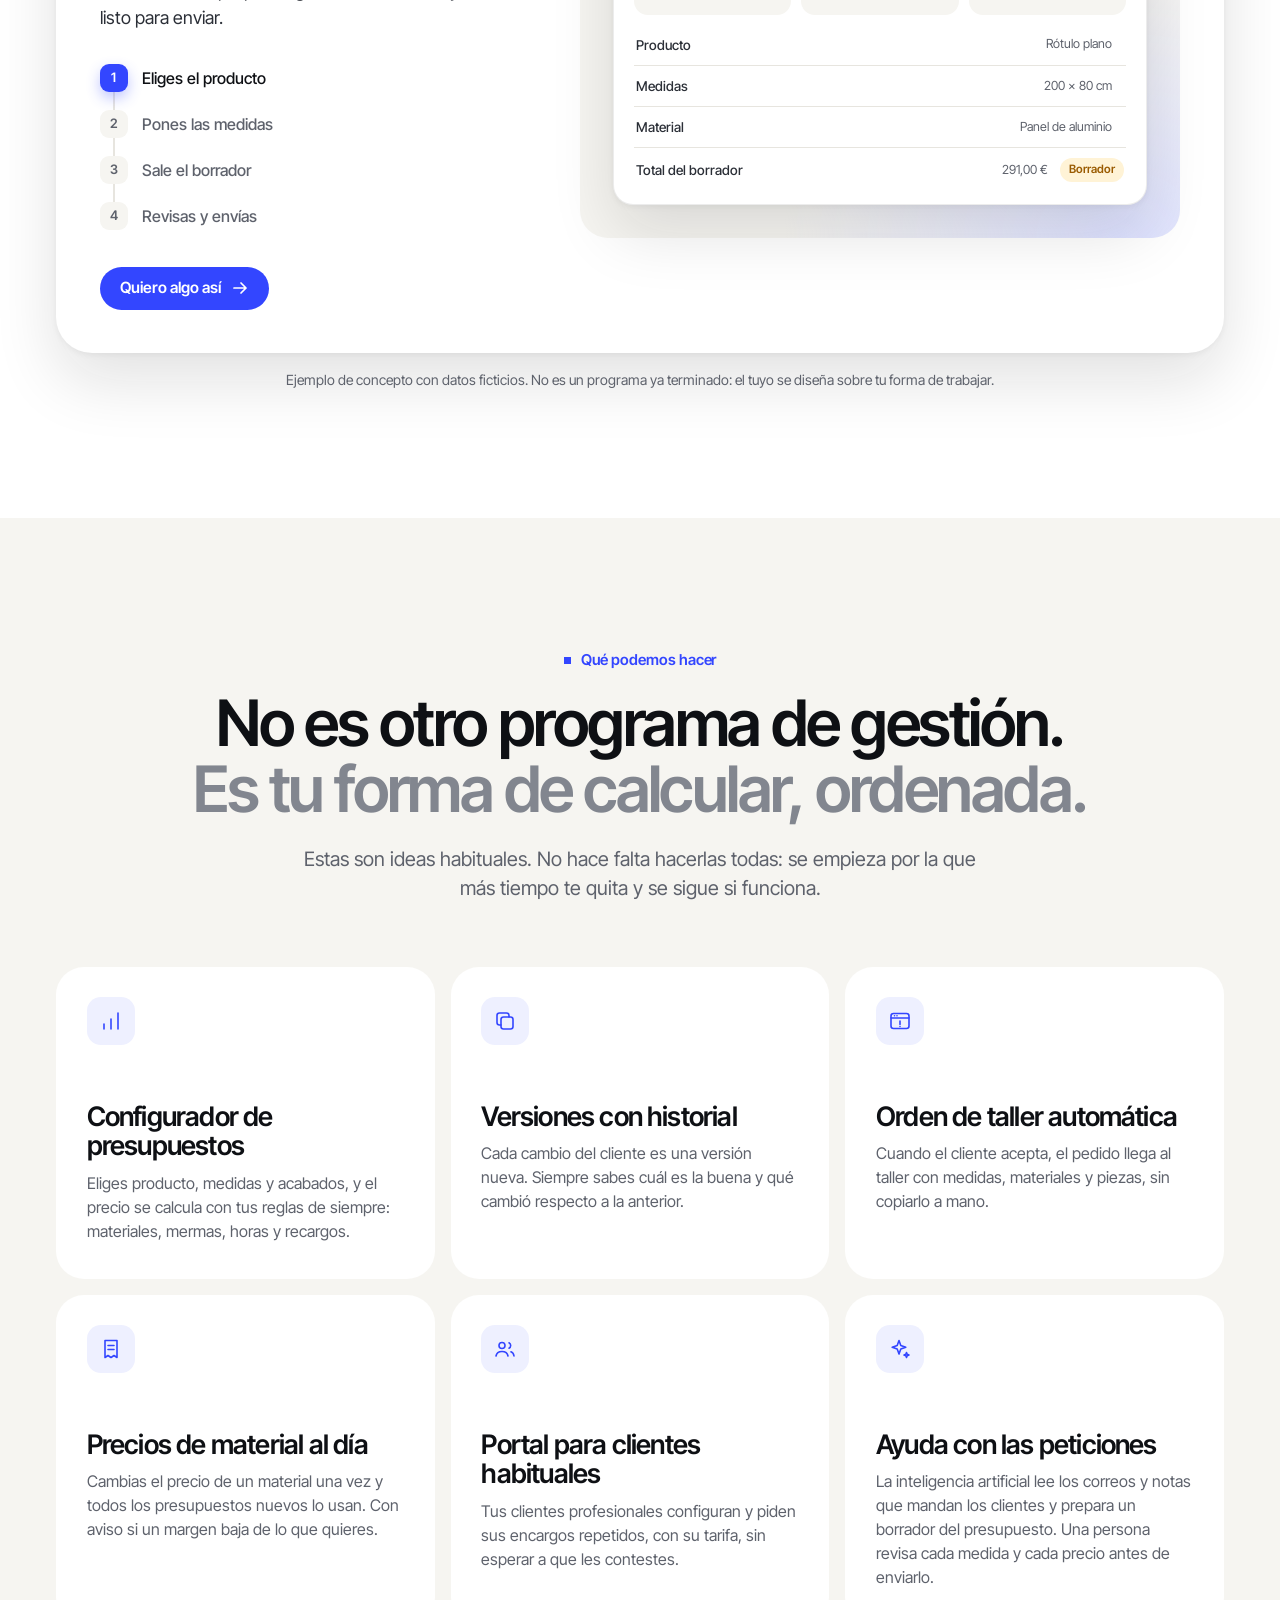
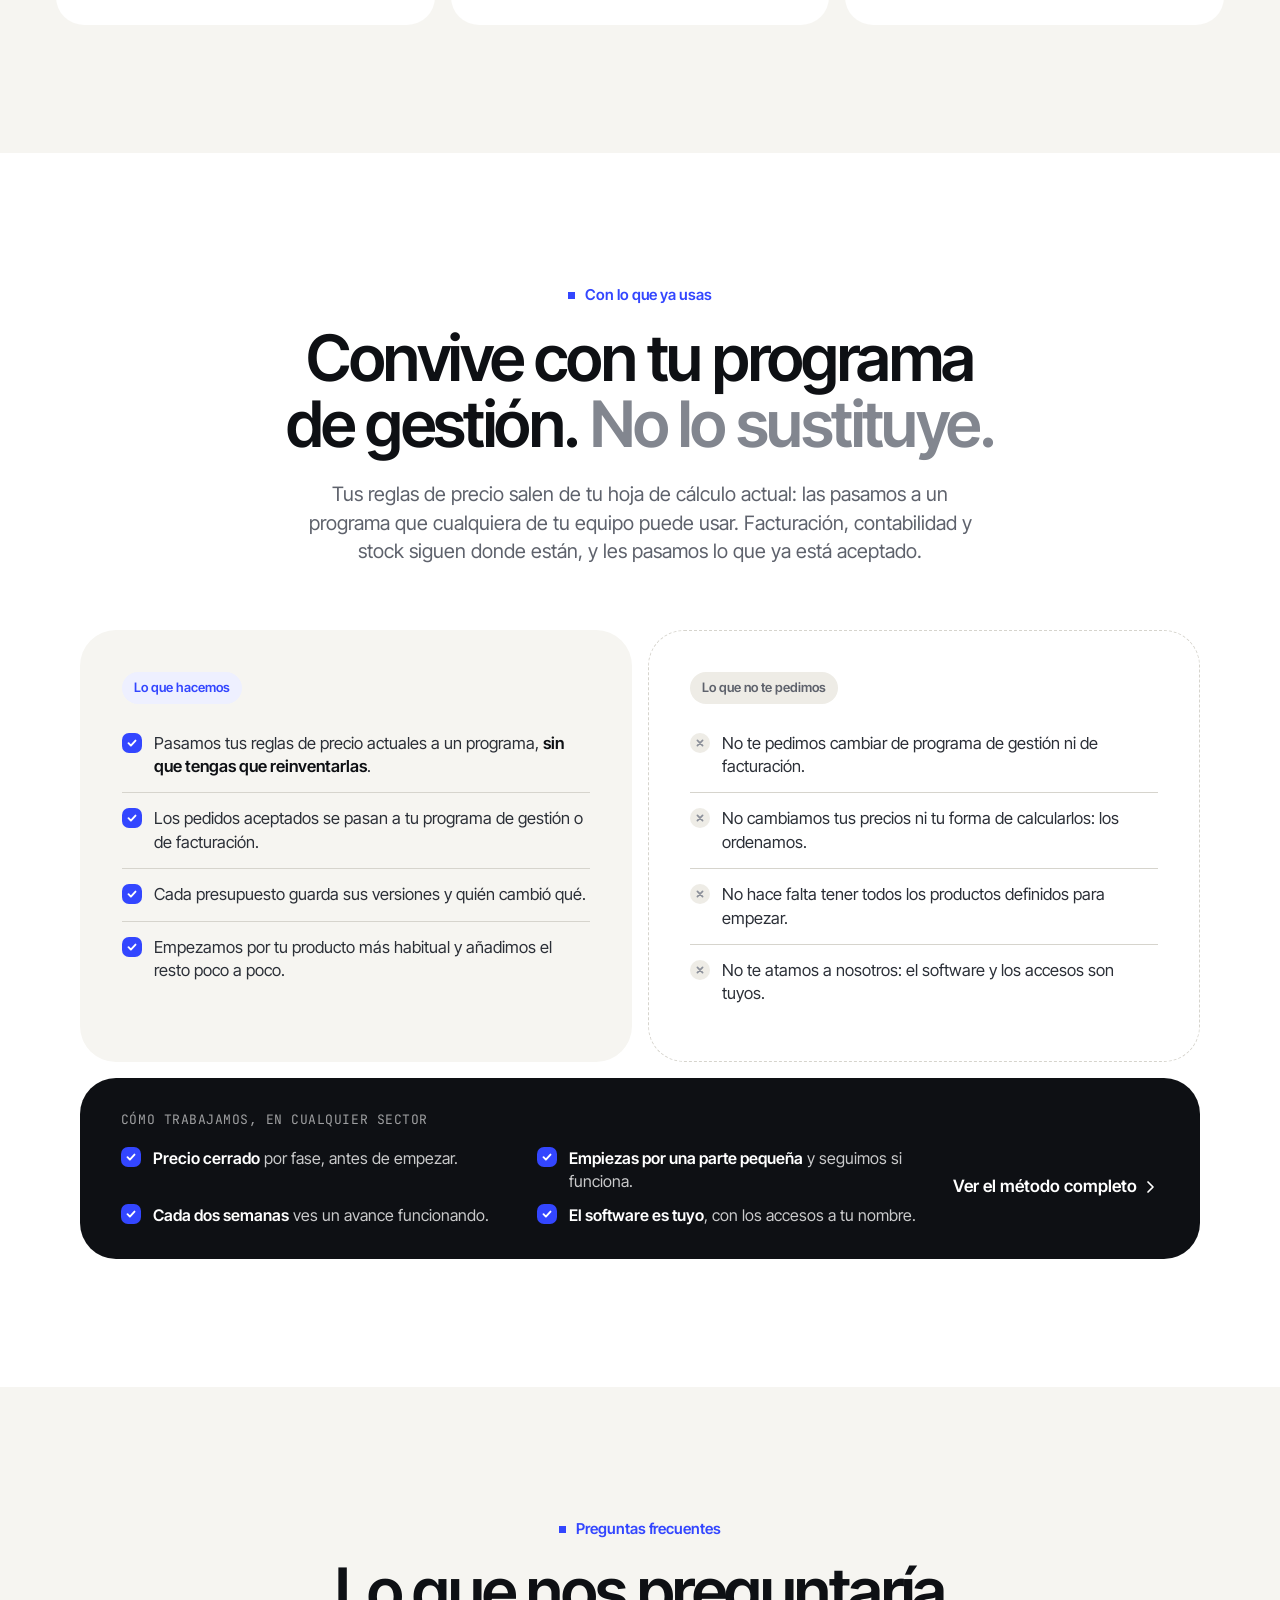
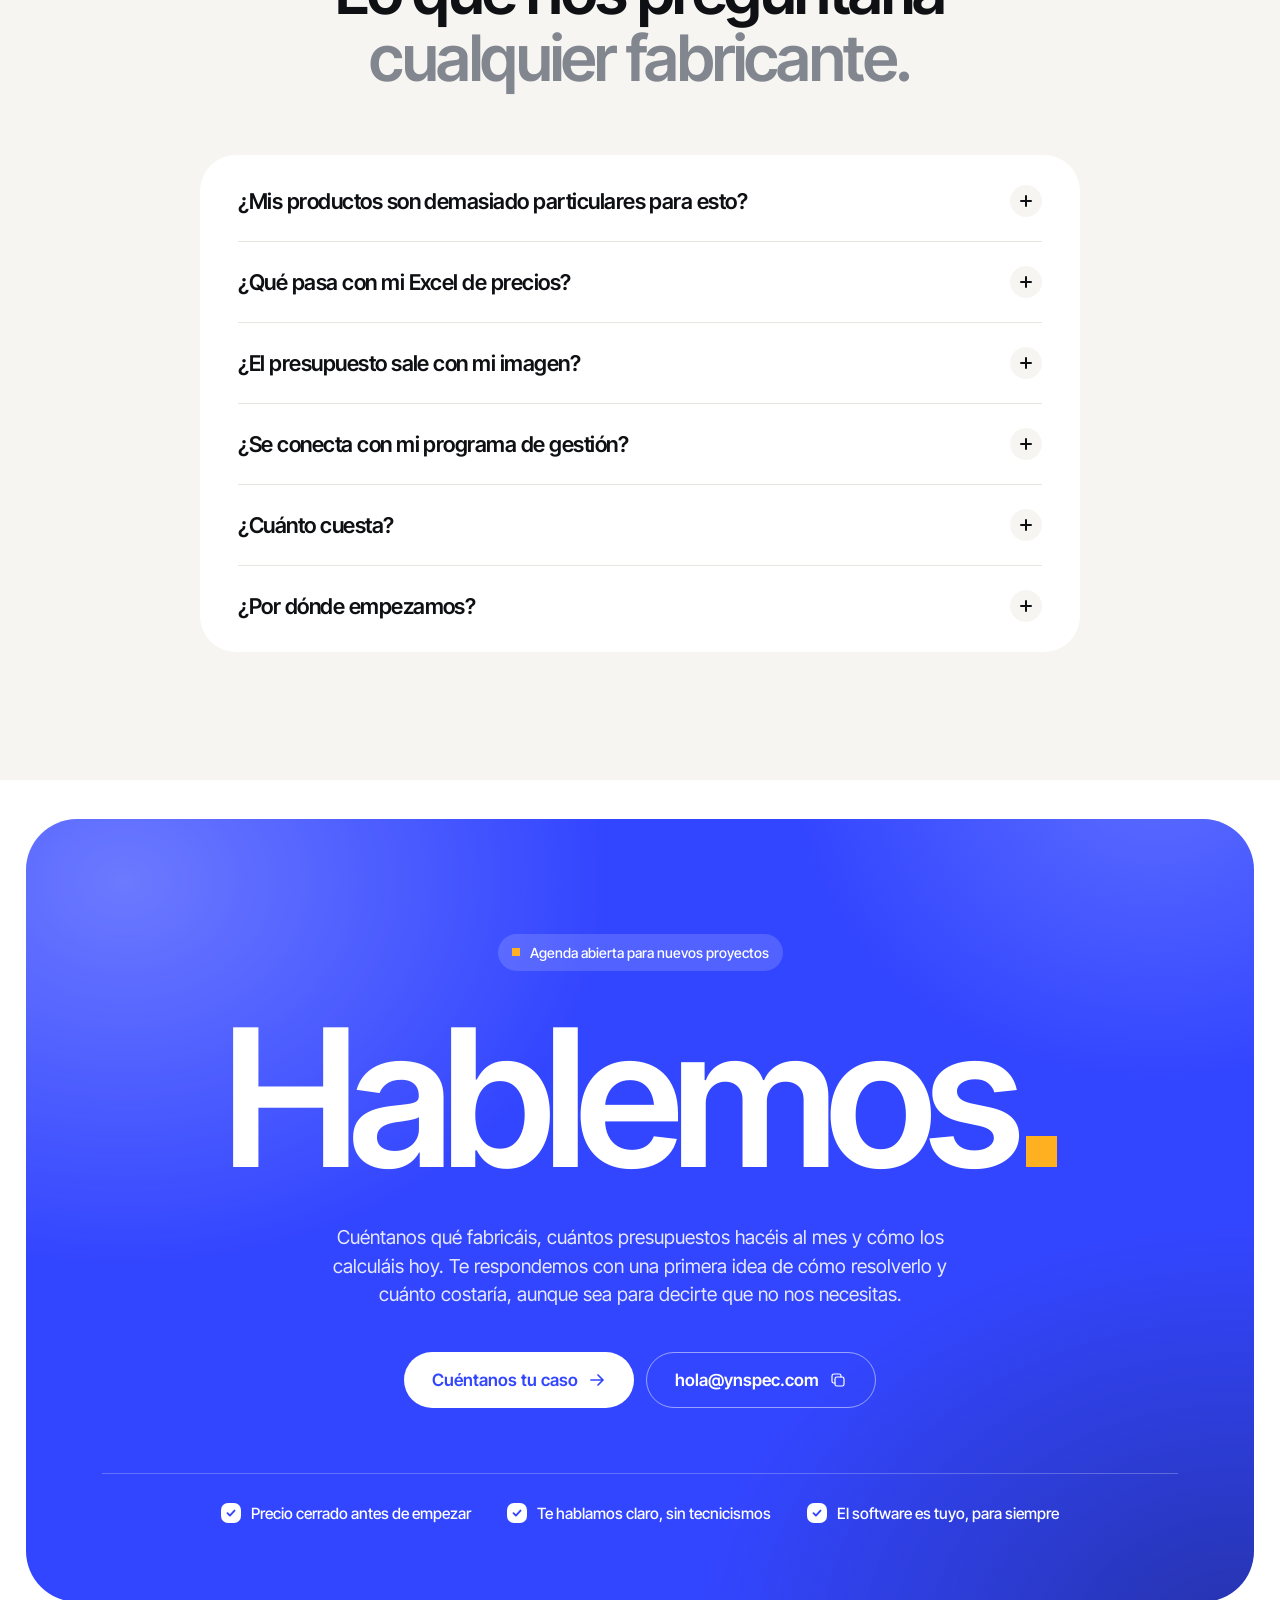
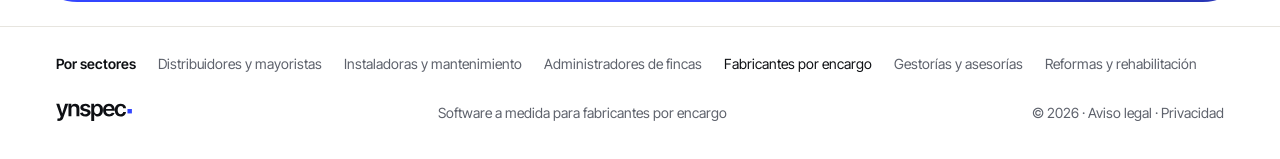
<file: sectores/fabricantes-por-encargo.html>
<!doctype html>
<html lang="es" class="no-js">
  <head>
    <meta charset="utf-8" />
    <meta name="viewport" content="width=device-width, initial-scale=1" />
    <!-- Página generada por scripts/sectores.py desde contenido/sectores/fabricantes-por-encargo.json: no editar a mano -->
    <title>Software a medida para fabricantes por encargo · Ynspec</title>
    <meta name="description" content="Presupuestos que se calculan con tus reglas, versiones sin líos y pedidos que llegan claros al taller. Software hecho a medida de tu fábrica." />
    <link rel="canonical" href="https://ynspec.com/sectores/fabricantes-por-encargo" />
    <meta name="theme-color" content="#ffffff" />
    <meta name="color-scheme" content="light" />
    <meta name="format-detection" content="telephone=no" />
    <meta property="og:title" content="Software a medida para fabricantes por encargo: cada presupuesto, con tus reglas" />
    <meta property="og:description" content="Presupuestos que se calculan con tus reglas, versiones sin líos y pedidos que llegan claros al taller. Software hecho a medida de tu fábrica." />
    <meta property="og:type" content="website" />
    <meta property="og:site_name" content="Ynspec" />
    <meta property="og:locale" content="es_ES" />
    <meta property="og:url" content="https://ynspec.com/sectores/fabricantes-por-encargo" />
    <meta property="og:image" content="https://ynspec.com/assets/img/og/fabricantes-por-encargo.jpg?v=aacae7ba" />
    <meta property="og:image:secure_url" content="https://ynspec.com/assets/img/og/fabricantes-por-encargo.jpg?v=aacae7ba" />
    <meta property="og:image:width" content="1200" />
    <meta property="og:image:height" content="630" />
    <meta property="og:image:type" content="image/jpeg" />
    <meta property="og:image:alt" content="Cada presupuesto, con tus reglas." />
    <meta name="twitter:card" content="summary_large_image" />
    <meta name="twitter:title" content="Software a medida para fabricantes por encargo: cada presupuesto, con tus reglas" />
    <meta name="twitter:description" content="Presupuestos que se calculan con tus reglas, versiones sin líos y pedidos que llegan claros al taller. Software hecho a medida de tu fábrica." />
    <meta name="twitter:image" content="https://ynspec.com/assets/img/og/fabricantes-por-encargo.jpg?v=aacae7ba" />
    <link rel="icon" href="/assets/img/favicon-32.png" type="image/png" sizes="32x32" />
    <link rel="icon" href="/assets/img/ynspec-simbolo-azul.svg" type="image/svg+xml" />
    <link rel="apple-touch-icon" href="/assets/img/apple-touch-icon.png" />
    <link rel="manifest" href="/site.webmanifest" />
    <link rel="preconnect" href="https://fonts.googleapis.com" />
    <link rel="preconnect" href="https://fonts.gstatic.com" crossorigin />
    <link
      href="https://fonts.googleapis.com/css2?family=Inter+Tight:wght@400;500;600;700&family=JetBrains+Mono:wght@400;500&display=swap"
      rel="stylesheet"
    />
    <link rel="stylesheet" href="/assets/css/styles.css" />
    <link rel="stylesheet" href="/assets/css/sector.css" />
    <script>
      document.documentElement.classList.replace('no-js', 'js');
    </script>
    <script type="application/ld+json">{"@context": "https://schema.org", "@graph": [{"@type": "Service", "@id": "https://ynspec.com/sectores/fabricantes-por-encargo#servicio", "name": "Software a medida para fabricantes por encargo", "serviceType": "Desarrollo de software a medida", "audience": {"@type": "BusinessAudience", "name": "Fabricantes por encargo"}, "areaServed": {"@type": "Country", "name": "España"}, "provider": {"@id": "https://ynspec.com/#org"}, "url": "https://ynspec.com/sectores/fabricantes-por-encargo", "description": "Presupuestos que se calculan con tus reglas, versiones sin líos y pedidos que llegan claros al taller. Software hecho a medida de tu fábrica."}, {"@type": "BreadcrumbList", "itemListElement": [{"@type": "ListItem", "position": 1, "name": "Inicio", "item": "https://ynspec.com/"}, {"@type": "ListItem", "position": 2, "name": "Fabricantes por encargo", "item": "https://ynspec.com/sectores/fabricantes-por-encargo"}]}]}</script>
    <script type="application/ld+json">{"@context": "https://schema.org", "@type": "FAQPage", "mainEntity": [{"@type": "Question", "name": "¿Mis productos son demasiado particulares para esto?", "acceptedAnswer": {"@type": "Answer", "text": "Justo por eso se hace a medida. Partimos de cómo calculas hoy, con tus excepciones, y lo que no encaje en una regla se deja para que lo decida una persona."}}, {"@type": "Question", "name": "¿Qué pasa con mi Excel de precios?", "acceptedAnswer": {"@type": "Answer", "text": "Es el punto de partida. Lo revisamos contigo, pasamos sus reglas al programa y comprobamos que da los mismos precios antes de usarlo con clientes."}}, {"@type": "Question", "name": "¿El presupuesto sale con mi imagen?", "acceptedAnswer": {"@type": "Answer", "text": "Sí. El PDF lleva tu logo, tus condiciones y tu formato, listo para enviar al cliente."}}, {"@type": "Question", "name": "¿Se conecta con mi programa de gestión?", "acceptedAnswer": {"@type": "Answer", "text": "Casi siempre. Si tiene una forma de conectarse, la usamos; si no, preparamos los pedidos en un fichero que ya sepa importar. Lo comprobamos al principio, antes de que pagues nada."}}, {"@type": "Question", "name": "¿Cuánto cuesta?", "acceptedAnswer": {"@type": "Answer", "text": "Depende de cuántos productos y reglas haya que pasar y de con qué programas haya que conectarlo. Antes de empezar tendrás el precio cerrado de cada fase, con los costes mensuales incluidos si los hay. Cuéntanos tu caso y te damos una primera cifra."}}, {"@type": "Question", "name": "¿Por dónde empezamos?", "acceptedAnswer": {"@type": "Answer", "text": "Por el producto que más presupuestáis. Si el configurador funciona con ese, añadimos los demás y después el paso al taller."}}]}</script>
  </head>
  <body class="page-sector">
    <svg xmlns="http://www.w3.org/2000/svg" class="sprite" aria-hidden="true" focusable="false">
      <symbol id="logo" viewBox="0 20 240 57">
        <path
          fill="currentColor"
          d="M9.176 76.695q-1.899 .035-3.516-.263-1.599-.299-2.549-.686l2.162-7.189 .44 .105q2.83 .756 4.816 .123 1.987-.615 3.182-3.814l.791-2.145-14.203-40.131h9.791l9.035 29.707h.422l9.088-29.707h9.861l-15.75 44.051q-1.09 3.129-2.9 5.361-1.793 2.233-4.43 3.411-2.619 1.177-6.24 1.177zM48.434 38.99v23.01h-9.246v-39.305h9.07v6.715h.439q1.354-3.305 4.219-5.256 2.883-1.951 7.295-1.951 4.06 0 7.084 1.74 3.023 1.723 4.693 5.028 1.688 3.304 1.688 8.033v24.996h-9.246v-23.555q0-3.937-2.039-6.17-2.039-2.232-5.625-2.232-2.426 0-4.307 1.055-1.881 1.054-2.953 3.058-1.072 1.987-1.072 4.834zM108.504 33.137l-8.42 .879q-.51-1.916-2.268-3.411-1.757-1.511-4.974-1.511-2.883 0-4.834 1.265-1.934 1.266-1.934 3.252 0 1.705 1.283 2.813 1.284 1.107 4.272 1.775l6.697 1.406q5.555 1.178 8.279 3.797 2.743 2.619 2.743 6.821 0 3.709-2.145 6.539-2.144 2.83-5.924 4.429-3.761 1.6-8.683 1.6-7.207 0-11.602-3.041-4.377-3.059-5.256-8.473l9.018-.843q.615 2.654 2.619 4.007 2.021 1.336 5.203 1.336 3.305 0 5.309-1.353 2.021-1.354 2.021-3.322 0-3.323-5.308-4.483l-6.698-1.441q-5.642-1.213-8.367-3.973-2.707-2.76-2.707-7.049 0-3.656 2.004-6.328 2.004-2.672 5.59-4.148 3.586-1.477 8.314-1.477 6.926 0 10.881 2.971 3.955 2.953 4.887 7.963zM111.305 76.695v-54h9.07v6.504h.563q.703-1.406 2.003-3.041 1.319-1.635 3.534-2.795 2.232-1.16 5.713-1.16 4.535 0 8.191 2.32 3.656 2.321 5.818 6.838 2.162 4.5 2.162 11.057 0 6.451-2.109 11.004-2.109 4.535-5.783 6.908-3.656 2.373-8.297 2.373-3.357 0-5.59-1.125-2.232-1.142-3.586-2.742-1.336-1.617-2.056-3.059h-.387v20.918zM129.621 55.127q3.041 0 5.098-1.652 2.074-1.67 3.129-4.553 1.054-2.883 1.054-6.539 0-3.656-1.054-6.487-1.037-2.847-3.094-4.482-2.039-1.635-5.133-1.635-2.988 0-5.045 1.565-2.056 1.547-3.129 4.377-1.072 2.83-1.072 6.662 0 3.797 1.072 6.662 1.09 2.865 3.147 4.482 2.074 1.6 5.027 1.6zM167.912 62.791q-5.924 0-10.23-2.478-4.289-2.497-6.592-7.032-2.285-4.552-2.285-10.705 0-6.064 2.285-10.635 2.285-4.587 6.433-7.154 4.166-2.584 9.774-2.584 3.621 0 6.873 1.178 3.269 1.16 5.783 3.586 2.514 2.408 3.938 6.152 1.441 3.744 1.441 8.93v2.847h-32.221v-6.205h27.616l-4.307 1.829q0-3.323-1.02-5.801-1.019-2.496-3.041-3.903-2.004-1.406-4.992-1.406-2.988 0-5.097 1.424-2.092 1.406-3.2 3.779-1.107 2.356-1.107 5.274v4.306q0 3.604 1.248 6.153 1.266 2.549 3.533 3.884 2.285 1.336 5.274 1.336 1.986 0 3.621-.562 1.634-.58 2.812-1.723 1.178-1.142 1.793-2.795l8.649 1.002q-.809 3.41-3.094 5.959-2.268 2.532-5.801 3.938-3.533 1.406-8.086 1.406zM204.428 62.791q-5.854 0-10.073-2.584-4.201-2.602-6.468-7.154-2.25-4.571-2.25-10.512 0-6.029 2.285-10.6 2.285-4.57 6.504-7.154 4.219-2.584 9.967-2.584 4.798 0 8.472 1.758 3.692 1.758 5.889 4.939 2.215 3.164 2.531 7.436h-8.859q-.352-1.898-1.371-3.41-1.002-1.512-2.655-2.373-1.652-.879-3.884-.879-2.848 0-4.993 1.529-2.127 1.512-3.322 4.36-1.178 2.847-1.178 6.82 0 4.008 1.161 6.908 1.177 2.9 3.304 4.465 2.145 1.564 5.028 1.564 3.058 0 5.185-1.793 2.127-1.793 2.725-4.957h8.859q-.334 4.166-2.478 7.383-2.127 3.199-5.784 5.027-3.638 1.811-8.595 1.811z"
        />
        <rect x="226" y="39" width="14" height="14" style="fill: var(--logo-dot, #3346ff)" />
      </symbol>

      <symbol id="i-arrow" viewBox="0 0 18 18"><path d="M3 9h12M10 4l5 5-5 5" /></symbol>
      <symbol id="i-chev" viewBox="0 0 18 18"><path d="M7 4l5 5-5 5" /></symbol>

      <!-- problema -->
      <symbol id="i-copy" viewBox="0 0 24 24"><rect x="8" y="8" width="12" height="12" rx="2.5" /><path d="M16 8V6.500A2.500 2.500 0 0 0 13.500 4h-7A2.500 2.500 0 0 0 4 6.500v7A2.500 2.500 0 0 0 6.500 16H8" /></symbol>
      <symbol id="i-clock" viewBox="0 0 24 24"><circle cx="12" cy="12" r="8.5" /><path d="M12 7.500V12l3 2" /></symbol>
      <symbol id="i-receipt" viewBox="0 0 24 24"><path d="M6 3.500h12v17l-3-2-3 2-3-2-3 2z" /><path d="M9 8.500h6M9 12.500h6" /></symbol>
      <symbol id="i-user" viewBox="0 0 24 24"><circle cx="12" cy="8" r="3.5" /><path d="M5 20c.6-3.600 3.300-5.500 7-5.500s6.400 1.900 7 5.500" /></symbol>
      <symbol id="i-unlink" viewBox="0 0 24 24"><rect x="2.500" y="7" width="7" height="10" rx="2" /><rect x="14.500" y="7" width="7" height="10" rx="2" /><path d="M11 10l2 4M13 10l-2 4" /></symbol>
      <symbol id="i-window" viewBox="0 0 24 24"><rect x="3" y="4.500" width="18" height="15" rx="2.5" /><path d="M3 9h18M6.500 6.800h.01M9 6.800h.01M12 12v3.500M12 17.500h.01" /></symbol>
      <symbol id="i-bulb" viewBox="0 0 24 24"><path d="M9.500 18h5M10.500 21h3" /><path d="M12 3a6 6 0 0 0-3.500 10.900c.6.500 1 1.200 1 2v.100h5v-.100c0-.800.400-1.500 1-2A6 6 0 0 0 12 3z" /></symbol>
      <symbol id="i-scales" viewBox="0 0 24 24"><path d="M12 4v16M7.500 20h9M5 8h14" /><path d="M5 8l-2.500 6a2.700 2.700 0 0 0 5 0zM19 8l-2.500 6a2.700 2.700 0 0 0 5 0z" /></symbol>

      <!-- beneficios -->
      <symbol id="i-steps" viewBox="0 0 24 24"><path d="M5 20v-5M12 20V10M19 20V4" /></symbol>
      <symbol id="i-link" viewBox="0 0 24 24"><rect x="2.500" y="7" width="7" height="10" rx="2" /><rect x="14.500" y="7" width="7" height="10" rx="2" /><path d="M9.500 12h5" /></symbol>
      <symbol id="i-team" viewBox="0 0 24 24"><circle cx="9" cy="8.500" r="3" /><path d="M3 19c.5-3 2.700-4.500 6-4.500s5.500 1.500 6 4.500" /><path d="M16 5.800a3 3 0 0 1 0 5.400M18 14.800c1.700.600 2.700 2 3 4.200" /></symbol>
      <symbol id="i-chat" viewBox="0 0 24 24"><path d="M4 5.500h16v11h-9L6.500 20v-3.500H4z" /><path d="M8 9.500h8M8 12.500h5" /></symbol>
      <symbol id="i-key" viewBox="0 0 24 24"><circle cx="8" cy="12" r="4" /><path d="M12 12h9v3M17.500 12v2.500" /></symbol>
      <symbol id="i-spark" viewBox="0 0 24 24"><path d="M11 3.500l1.800 5 5 1.800-5 1.800-1.800 5-1.800-5-5-1.800 5-1.800z" /><path d="M18.500 15.500l.7 1.800 1.800.7-1.800.7-.7 1.800-.7-1.800-1.800-.7 1.800-.7z" /></symbol>
    </svg>

    <a class="skip" href="#problema">Saltar al contenido</a>
    <div class="progress" aria-hidden="true"><span></span></div>

    <header class="nav" id="nav">
      <div class="nav__bar">
        <a class="logo" href="/" aria-label="Ynspec, ir a la página principal">
          <svg aria-hidden="true"><use href="#logo" /></svg>
        </a>

        <nav class="nav__links" aria-label="Secciones">
          <a href="#problema" data-nav>El problema</a>
          <a href="#ejemplo" data-nav>Un ejemplo</a>
          <a href="#ideas" data-nav>Qué podemos hacer</a>
          <a href="#encaje" data-nav>Con lo que ya usas</a>
          <a href="#faq" data-nav>Preguntas</a>
          <span class="nav__indicator" aria-hidden="true"></span>
        </nav>

        <a class="btn btn--primary btn--sm nav__cta" href="#contacto">Hablemos</a>

        <button class="nav__burger" type="button" aria-expanded="false" aria-controls="menu" aria-label="Abrir menú">
          <span></span><span></span>
        </button>
      </div>
    </header>

    <div class="menu" id="menu" aria-hidden="true">
      <nav class="menu__links" aria-label="Secciones (móvil)">
        <a href="#problema"><span>01</span>El problema</a>
        <a href="#ejemplo"><span>02</span>Un ejemplo</a>
        <a href="#ideas"><span>03</span>Qué podemos hacer</a>
        <a href="#encaje"><span>04</span>Con lo que ya usas</a>
        <a href="#faq"><span>05</span>Preguntas</a>
        <a href="/"><span>06</span>Ynspec</a>
      </nav>
      <a class="btn btn--primary btn--lg menu__cta" href="#contacto">
        Cuéntanos tu caso
        <svg class="arrow" aria-hidden="true"><use href="#i-arrow" /></svg>
      </a>
    </div>

    <main>
      <section class="hero hero--sector" id="inicio">
        <div class="hero__bg" aria-hidden="true">
          <div class="gridlines">
            <i></i><i></i><i></i><i></i><i></i>
            <b style="--c: 1; --y: 100px"></b>
            <b style="--c: 3; --y: 100px"></b>
          </div>
        </div>

        <div class="wrap hero__inner">
          <p class="badge intro" style="--d: 0ms">
            <span class="sq sq--amber sq--pulse"></span><span>Para talleres y fábricas que trabajan por encargo</span>
          </p>

          <h1 class="hero__title">
            <span class="hero__line" data-split>Software a medida para fabricantes por encargo.</span>
            <span class="hero__line hero__line--g" data-split>Cada presupuesto, con tus reglas<i class="dot" aria-hidden="true"></i></span>
          </h1>

          <p class="hero__sub intro" style="--d: 420ms">Medidas, materiales, acabados y recargos: cada encargo es distinto y el precio sale de un Excel que solo entiende una persona. Hacemos que el presupuesto se calcule con tus propias reglas, que cada versión quede guardada y que el pedido llegue claro al taller. <strong>Sin cambiar cómo fabricas.</strong></p>

          <div class="hero__cta intro" style="--d: 540ms">
            <a class="btn btn--primary btn--lg" href="#contacto" data-magnetic>
              Cuéntanos tu caso
              <svg class="arrow" aria-hidden="true"><use href="#i-arrow" /></svg>
            </a>
            <a class="link" href="#ejemplo">
              Ver un ejemplo
              <svg class="arrow" aria-hidden="true"><use href="#i-chev" /></svg>
            </a>
          </div>
          <div class="stage" id="stage" aria-hidden="true">
            <div class="stage__glow"></div>
            <div class="stage__inner">
              <div class="layer layer--win">
                <div class="win">
                  <div class="win__bar"><i></i><i></i><i></i><span>Presupuestos</span><em class="tag">Ejemplo</em></div>
                  <div class="win__body">
                    <div class="win__side">
                      <p class="win__org"><i></i>Tu taller</p>
                      <b>Inicio</b><b class="is-on">Presupuestos</b><b>Pedidos</b><b>Taller</b><b>Clientes</b><b>Materiales</b>
                    </div>
                    <div class="win__main">
                      <p class="win__h">Presupuestos abiertos<em>Este mes</em></p>
                      <div class="kpis"><div class="kpi"><small>Enviados</small><strong>27</strong></div><div class="kpi"><small>Aceptados</small><strong>11</strong></div><div class="kpi is-warn"><small>Por revisar</small><strong>4</strong></div></div>
                      <div class="chart">
                        <p class="chart__t">Presupuestos por día</p>
                        <div class="chart__bars"><span style="--h: 52%; --i: 0"></span><span style="--h: 68%; --i: 1"></span><span style="--h: 60%; --i: 2"></span><span class="is-on" style="--h: 82%; --i: 3"></span><span style="--h: 74%; --i: 4"></span><span style="--h: 18%; --i: 5"></span><span style="--h: 4%; --i: 6"></span></div>
                        <div class="chart__x"><span>L</span><span>M</span><span>X</span><span>J</span><span>V</span><span>S</span><span>D</span></div>
                      </div>
                      <ul class="rows">
                        <li><span>P-2041 · Rótulo plano</span><small>Versión 2</small><em class="pill">Enviado</em></li>
                        <li><span>P-2042 · Mostrador a medida</span><small>Falta el acabado</small><em class="pill pill--amber">Revisar</em></li>
                        <li><span>P-2039 · Estantería metálica</span><small>Versión 3</small><em class="pill pill--gray">Aceptado</em></li>
                      </ul>
                    </div>
                  </div>
                </div>
              </div>

              <div class="layer layer--phone">
                <div class="bob">
                  <div class="phone">
                    <div class="phone__screen">
                      <p class="phone__t">Orden P-2039</p>
                      <p class="phone__s">Estantería metálica · 3 módulos</p>
                      <ul class="checks-mini"><li><i class="ok"></i>Corte</li><li><i class="ok"></i>Plegado y soldadura</li><li><i class="wait"></i>Pintura y embalaje</li></ul>
                      <div class="thumbs"><span></span><span></span><span></span></div>
                      <div class="phone__done"><small>Material</small><ul><li><span>Chapa de 1,5 mm</span><em>6 planchas</em></li><li><span>Tornillería</span><em>1 kit</em></li></ul></div>
                      <span class="phone__btn">Marcar como terminado</span>
                    </div>
                  </div>
                </div>
              </div>

              <div class="layer layer--quote">
                <div class="bob">
                  <div class="quote">
                    <p class="quote__top"><small>Presupuesto P-2041</small><em class="pill pill--amber">Borrador</em></p>
                    <p class="quote__t">Rótulo plano</p>
                    <ul><li><span>Material</span><span>164 €</span></li><li><span>Trabajo</span><span>92 €</span></li><li><span>Recargos</span><span>35 €</span></li></ul>
                    <p class="quote__total"><span>Total</span><b>291 €</b></p>
                    <span class="quote__btn">Generar PDF<svg class="arrow"><use href="#i-arrow" /></svg></span>
                  </div>
                </div>
              </div>

              <div class="layer layer--fa">
                <div class="bob"><p class="float"><i class="ok"></i><span>Precio calculado con tus reglas</span></p></div>
              </div>
              <div class="layer layer--fb">
                <div class="bob"><p class="float"><span class="sq sq--amber"></span><span>Versión 2: cambian las medidas</span></p></div>
              </div>
            </div>
          </div>
          <p class="stage__cap intro" style="--d: 900ms">Ejemplo ilustrativo con datos ficticios del tipo de programa que construimos.</p>
        </div>
      </section>

      <section class="section section--paper" id="problema" data-section>
        <div class="wrap">
          <header class="head">
            <p class="eyebrow reveal">El problema</p>
            <h2 class="h2" data-split>Fabricar sabes. <span class="g">Lo difícil es dar precio rápido y sin equivocarte.</span></h2>
            <p class="sub reveal">Cada encargo tiene sus medidas, sus materiales y sus excepciones. El cálculo vive en una hoja de cálculo que ha crecido durante años, las versiones se pisan y lo que llega al taller no siempre es lo último que se acordó con el cliente.</p>
          </header>

          <p class="kicker reveal">¿Te suena alguna?</p>
          <ul class="pains" data-stagger>
            <li class="pain reveal" data-spot>
              <span class="ico-box"><svg class="ico" aria-hidden="true"><use href="#i-clock" /></svg></span>
              <div>
                <h3>Presupuestos que tardan días</h3>
                <p>Hay que medir, calcular materiales, mirar precios y aplicar recargos. Mientras, el cliente pide precio a otro.</p>
              </div>
            </li>
            <li class="pain reveal" data-spot>
              <span class="ico-box"><svg class="ico" aria-hidden="true"><use href="#i-key" /></svg></span>
              <div>
                <h3>Un Excel que solo entiende una persona</h3>
                <p>Las reglas de precio están en fórmulas que nadie más se atreve a tocar. Si esa persona falta, no sale ningún presupuesto.</p>
              </div>
            </li>
            <li class="pain reveal" data-spot>
              <span class="ico-box"><svg class="ico" aria-hidden="true"><use href="#i-copy" /></svg></span>
              <div>
                <h3>Versiones que se pisan</h3>
                <p>El cliente cambia una medida, se hace otra versión y al taller llega la anterior. El error se descubre ya fabricado.</p>
              </div>
            </li>
            <li class="pain reveal" data-spot>
              <span class="ico-box"><svg class="ico" aria-hidden="true"><use href="#i-receipt" /></svg></span>
              <div>
                <h3>Márgenes que no cuadran</h3>
                <p>Un recargo que se olvida o un material que subió y nadie actualizó. El encargo sale, pero no sabes si has ganado dinero.</p>
              </div>
            </li>
          </ul>
        </div>
      </section>

      <section class="section" id="ejemplo" data-section>
        <div class="wrap">
          <header class="head">
            <p class="eyebrow reveal">Un ejemplo</p>
            <h2 class="h2" data-split>Eliges, mides y sale el precio. <span class="g">Con tus reglas, no con las de un programa.</span></h2>
          </header>

          <div class="xp reveal" id="xp">
            <div class="xp__info">
              <p class="xp__sector">Ejemplo ilustrativo</p>
              <p class="xp__pain"><b>Lo que suele frenar</b><span>Presupuestos lentos y versiones que se pisan.</span></p>
              <h3 class="xp__name">Presupuesto por reglas</h3>
              <p class="xp__desc">Eliges producto, medidas y acabados, y el precio se calcula con tus propias reglas. Con versiones y PDF listo para enviar.</p>
              <ol class="flow" id="k-flow">
                <li class="is-on"><span>1</span>Eliges el producto</li>
                <li><span>2</span>Pones las medidas</li>
                <li><span>3</span>Sale el borrador</li>
                <li><span>4</span>Revisas y envías</li>
              </ol>
              <a class="btn btn--primary" href="#contacto">
                Quiero algo así
                <svg class="arrow" aria-hidden="true"><use href="#i-arrow" /></svg>
              </a>
            </div>

            <div class="xp__visual" aria-hidden="true">
              <div class="mock">
                <div class="mock__bar"><i></i><i></i><i></i><span>Presupuesto por reglas</span><em class="tag">Datos ficticios</em></div>
                <div class="mock__body">
                  <p class="mock__h">Configurar presupuesto</p>
                  <div class="kpis">
                    <div class="kpi"><small>Material</small><strong>164 €</strong></div>
                    <div class="kpi"><small>Trabajo</small><strong>92 €</strong></div>
                    <div class="kpi"><small>Recargos</small><strong>35 €</strong></div>
                  </div>
                  <ul class="rows">
                    <li><span>Producto</span><small>Rótulo plano</small><em></em></li>
                    <li><span>Medidas</span><small>200 × 80 cm</small><em></em></li>
                    <li><span>Material</span><small>Panel de aluminio</small><em></em></li>
                    <li><span>Total del borrador</span><small>291,00 €</small><em class="pill pill--amber">Borrador</em></li>
                  </ul>
                </div>
              </div>
            </div>
          </div>
          <p class="xp__cap reveal">Ejemplo de concepto con datos ficticios. No es un programa ya terminado: el tuyo se diseña sobre tu forma de trabajar.</p>
        </div>
      </section>

      <section class="section section--paper" id="ideas" data-section>
        <div class="wrap">
          <header class="head">
            <p class="eyebrow reveal">Qué podemos hacer</p>
            <h2 class="h2" data-split>No es otro programa de gestión. <span class="g">Es tu forma de calcular, ordenada.</span></h2>
            <p class="sub reveal">Estas son ideas habituales. No hace falta hacerlas todas: se empieza por la que más tiempo te quita y se sigue si funciona.</p>
          </header>

          <ul class="benefits" data-stagger>
            <li class="benefit reveal" data-spot>
              <span class="ico-box"><svg class="ico" aria-hidden="true"><use href="#i-steps" /></svg></span>
              <h3>Configurador de presupuestos</h3>
              <p>Eliges producto, medidas y acabados, y el precio se calcula con tus reglas de siempre: materiales, mermas, horas y recargos.</p>
            </li>
            <li class="benefit reveal" data-spot>
              <span class="ico-box"><svg class="ico" aria-hidden="true"><use href="#i-copy" /></svg></span>
              <h3>Versiones con historial</h3>
              <p>Cada cambio del cliente es una versión nueva. Siempre sabes cuál es la buena y qué cambió respecto a la anterior.</p>
            </li>
            <li class="benefit reveal" data-spot>
              <span class="ico-box"><svg class="ico" aria-hidden="true"><use href="#i-window" /></svg></span>
              <h3>Orden de taller automática</h3>
              <p>Cuando el cliente acepta, el pedido llega al taller con medidas, materiales y piezas, sin copiarlo a mano.</p>
            </li>
            <li class="benefit reveal" data-spot>
              <span class="ico-box"><svg class="ico" aria-hidden="true"><use href="#i-receipt" /></svg></span>
              <h3>Precios de material al día</h3>
              <p>Cambias el precio de un material una vez y todos los presupuestos nuevos lo usan. Con aviso si un margen baja de lo que quieres.</p>
            </li>
            <li class="benefit reveal" data-spot>
              <span class="ico-box"><svg class="ico" aria-hidden="true"><use href="#i-team" /></svg></span>
              <h3>Portal para clientes habituales</h3>
              <p>Tus clientes profesionales configuran y piden sus encargos repetidos, con su tarifa, sin esperar a que les contestes.</p>
            </li>
            <li class="benefit reveal" data-spot>
              <span class="ico-box"><svg class="ico" aria-hidden="true"><use href="#i-spark" /></svg></span>
              <h3>Ayuda con las peticiones</h3>
              <p>La inteligencia artificial lee los correos y notas que mandan los clientes y prepara un borrador del presupuesto. Una persona revisa cada medida y cada precio antes de enviarlo.</p>
            </li>
          </ul>
        </div>
      </section>

      <section class="section" id="encaje" data-section>
        <div class="wrap">
          <header class="head">
            <p class="eyebrow reveal">Con lo que ya usas</p>
            <h2 class="h2" data-split>Convive con tu programa de gestión. <span class="g">No lo sustituye.</span></h2>
            <p class="sub reveal">Tus reglas de precio salen de tu hoja de cálculo actual: las pasamos a un programa que cualquiera de tu equipo puede usar. Facturación, contabilidad y stock siguen donde están, y les pasamos lo que ya está aceptado.</p>
          </header>

          <div class="honest" data-stagger>
            <article class="honest__card reveal" data-spot>
              <p class="honest__tag">Lo que hacemos</p>
              <ul class="honest__list">
                <li><i class="ok"></i><span>Pasamos tus reglas de precio actuales a un programa, <strong>sin que tengas que reinventarlas</strong>.</span></li>
                <li><i class="ok"></i><span>Los pedidos aceptados se pasan a tu programa de gestión o de facturación.</span></li>
                <li><i class="ok"></i><span>Cada presupuesto guarda sus versiones y quién cambió qué.</span></li>
                <li><i class="ok"></i><span>Empezamos por tu producto más habitual y añadimos el resto poco a poco.</span></li>
              </ul>
            </article>
            <article class="honest__card honest__card--no reveal" data-spot>
              <p class="honest__tag">Lo que no te pedimos</p>
              <ul class="honest__list">
                <li><i class="x"></i><span>No te pedimos cambiar de programa de gestión ni de facturación.</span></li>
                <li><i class="x"></i><span>No cambiamos tus precios ni tu forma de calcularlos: los ordenamos.</span></li>
                <li><i class="x"></i><span>No hace falta tener todos los productos definidos para empezar.</span></li>
                <li><i class="x"></i><span>No te atamos a nosotros: el software y los accesos son tuyos.</span></li>
              </ul>
            </article>
          </div>

          <div class="method reveal">
            <p class="method__h">Cómo trabajamos, en cualquier sector</p>
            <ul class="method__list">
              <li><i class="ok"></i><span><strong>Precio cerrado</strong> por fase, antes de empezar.</span></li>
              <li><i class="ok"></i><span><strong>Empiezas por una parte pequeña</strong> y seguimos si funciona.</span></li>
              <li><i class="ok"></i><span><strong>Cada dos semanas</strong> ves un avance funcionando.</span></li>
              <li><i class="ok"></i><span><strong>El software es tuyo</strong>, con los accesos a tu nombre.</span></li>
            </ul>
            <a class="link" href="/#metodo">
              Ver el método completo
              <svg class="arrow" aria-hidden="true"><use href="#i-chev" /></svg>
            </a>
          </div>
        </div>
      </section>

      <section class="section section--paper" id="faq" data-section>
        <div class="wrap">
          <header class="head">
            <p class="eyebrow reveal">Preguntas frecuentes</p>
            <h2 class="h2" data-split>Lo que nos preguntaría <span class="g">cualquier fabricante.</span></h2>
          </header>

          <div class="faq reveal">
            <div class="faq__item">
              <button class="faq__q" aria-expanded="false">¿Mis productos son demasiado particulares para esto?<i></i></button>
              <div class="faq__a"><div><p>Justo por eso se hace a medida. Partimos de cómo calculas hoy, con tus excepciones, y lo que no encaje en una regla se deja para que lo decida una persona.</p></div></div>
            </div>
            <div class="faq__item">
              <button class="faq__q" aria-expanded="false">¿Qué pasa con mi Excel de precios?<i></i></button>
              <div class="faq__a"><div><p>Es el punto de partida. Lo revisamos contigo, pasamos sus reglas al programa y comprobamos que da los mismos precios antes de usarlo con clientes.</p></div></div>
            </div>
            <div class="faq__item">
              <button class="faq__q" aria-expanded="false">¿El presupuesto sale con mi imagen?<i></i></button>
              <div class="faq__a"><div><p>Sí. El PDF lleva tu logo, tus condiciones y tu formato, listo para enviar al cliente.</p></div></div>
            </div>
            <div class="faq__item">
              <button class="faq__q" aria-expanded="false">¿Se conecta con mi programa de gestión?<i></i></button>
              <div class="faq__a"><div><p>Casi siempre. Si tiene una forma de conectarse, la usamos; si no, preparamos los pedidos en un fichero que ya sepa importar. Lo comprobamos al principio, antes de que pagues nada.</p></div></div>
            </div>
            <div class="faq__item">
              <button class="faq__q" aria-expanded="false">¿Cuánto cuesta?<i></i></button>
              <div class="faq__a"><div><p>Depende de cuántos productos y reglas haya que pasar y de con qué programas haya que conectarlo. Antes de empezar tendrás el precio cerrado de cada fase, con los costes mensuales incluidos si los hay. Cuéntanos tu caso y te damos una primera cifra.</p></div></div>
            </div>
            <div class="faq__item">
              <button class="faq__q" aria-expanded="false">¿Por dónde empezamos?<i></i></button>
              <div class="faq__a"><div><p>Por el producto que más presupuestáis. Si el configurador funciona con ese, añadimos los demás y después el paso al taller.</p></div></div>
            </div>
          </div>
        </div>
      </section>

      <section class="contact" id="contacto" data-section data-spy="none">
        <div class="contact__card" data-spot>
          <p class="contact__label reveal"><span class="sq sq--amber sq--pulse"></span>Agenda abierta para nuevos proyectos</p>
          <h2 class="contact__title" data-split>Hablemos<i class="dot dot--amber" aria-hidden="true"></i></h2>
          <p class="contact__desc reveal">Cuéntanos qué fabricáis, cuántos presupuestos hacéis al mes y cómo los calculáis hoy. Te respondemos con una primera idea de cómo resolverlo y cuánto costaría, aunque sea para decirte que no nos necesitas.</p>
          <div class="contact__btns reveal">
            <a class="btn btn--white btn--lg" href="mailto:hola@ynspec.com?subject=Software%20para%20mi%20taller%20o%20f%C3%A1brica&amp;body=Hola%2C%0A%0AFabricamos%3A%20%0AHacemos%20unos%20___%20presupuestos%20al%20mes.%0AHoy%20los%20calculamos%20con%3A%20%0A%0AGracias." data-magnetic>
              Cuéntanos tu caso
              <svg class="arrow" aria-hidden="true"><use href="#i-arrow" /></svg>
            </a>
            <a class="btn btn--glass btn--lg" href="mailto:hola@ynspec.com" data-copy="hola@ynspec.com" title="Copiar la dirección de correo">
              <span class="swap">
                <span class="swap__a">hola@ynspec.com</span>
                <span class="swap__b" aria-hidden="true">Correo copiado</span>
              </span>
              <svg class="ico ico--sm" aria-hidden="true"><use href="#i-copy" /></svg>
            </a>
            <span class="sr-only" id="copy-live" aria-live="polite"></span>
          </div>
          <ul class="promises reveal">
            <li><i class="ok ok--w"></i>Precio cerrado antes de empezar</li>
            <li><i class="ok ok--w"></i>Te hablamos claro, sin tecnicismos</li>
            <li><i class="ok ok--w"></i>El software es tuyo, para siempre</li>
          </ul>
        </div>
      </section>

    </main>

    <footer class="footer">
      <nav class="wrap footer__sect" aria-label="Sectores">
        <a href="/sectores/" class="footer__sect-h">Por sectores</a><a href="/sectores/distribuidores-y-mayoristas">Distribuidores y mayoristas</a><a href="/sectores/instaladoras-y-mantenimiento">Instaladoras y mantenimiento</a><a href="/sectores/administradores-de-fincas">Administradores de fincas</a><a href="/sectores/fabricantes-por-encargo" aria-current="page">Fabricantes por encargo</a><a href="/sectores/gestorias-y-asesorias">Gestorías y asesorías</a><a href="/sectores/reformas-y-rehabilitacion">Reformas y rehabilitación</a>
      </nav>
      <div class="wrap footer__in">
        <a class="logo logo--sm" href="/" aria-label="Ynspec, ir a la página principal"><svg aria-hidden="true"><use href="#logo" /></svg></a>
        <span>Software a medida para fabricantes por encargo</span>
        <span>© 2026 · <a href="/aviso-legal">Aviso legal</a> · <a href="/privacidad">Privacidad</a></span>
      </div>
    </footer>

    <script src="/assets/js/main.js" defer></script>
  </body>
</html>
</file>
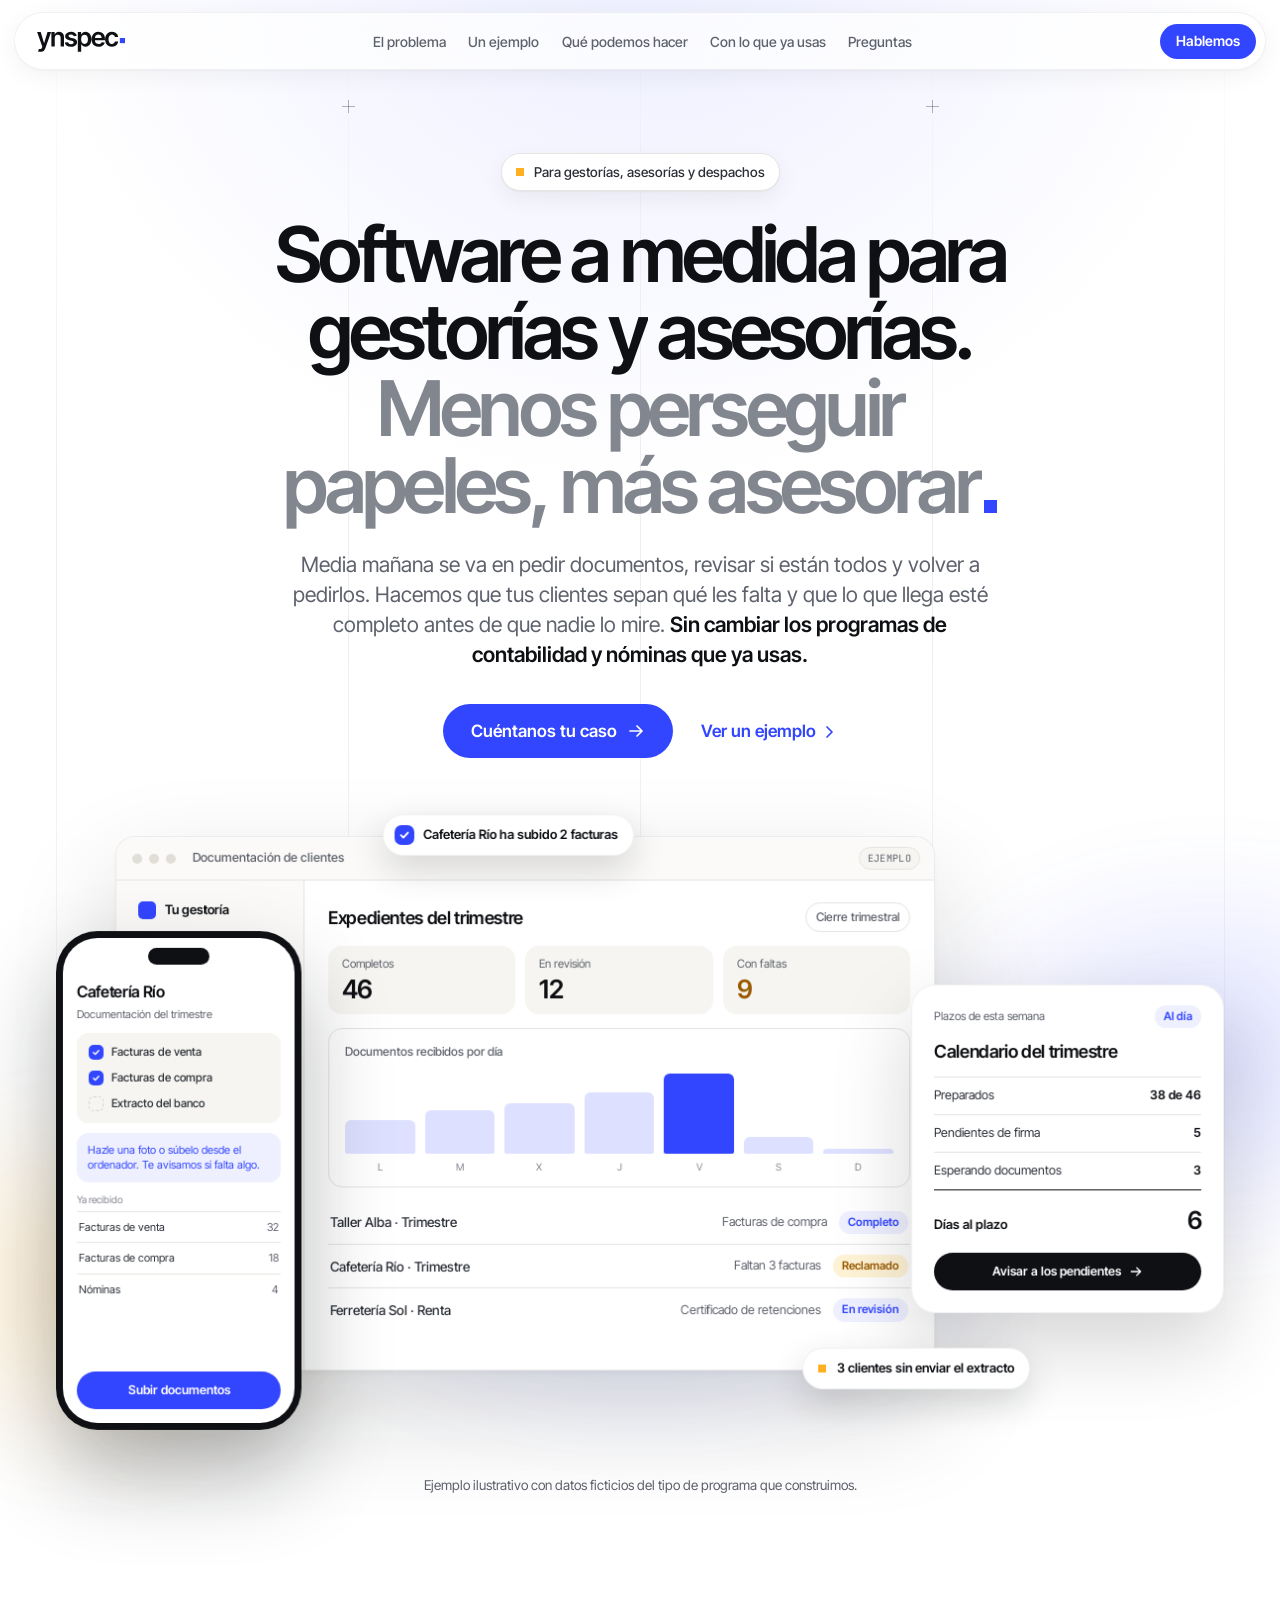
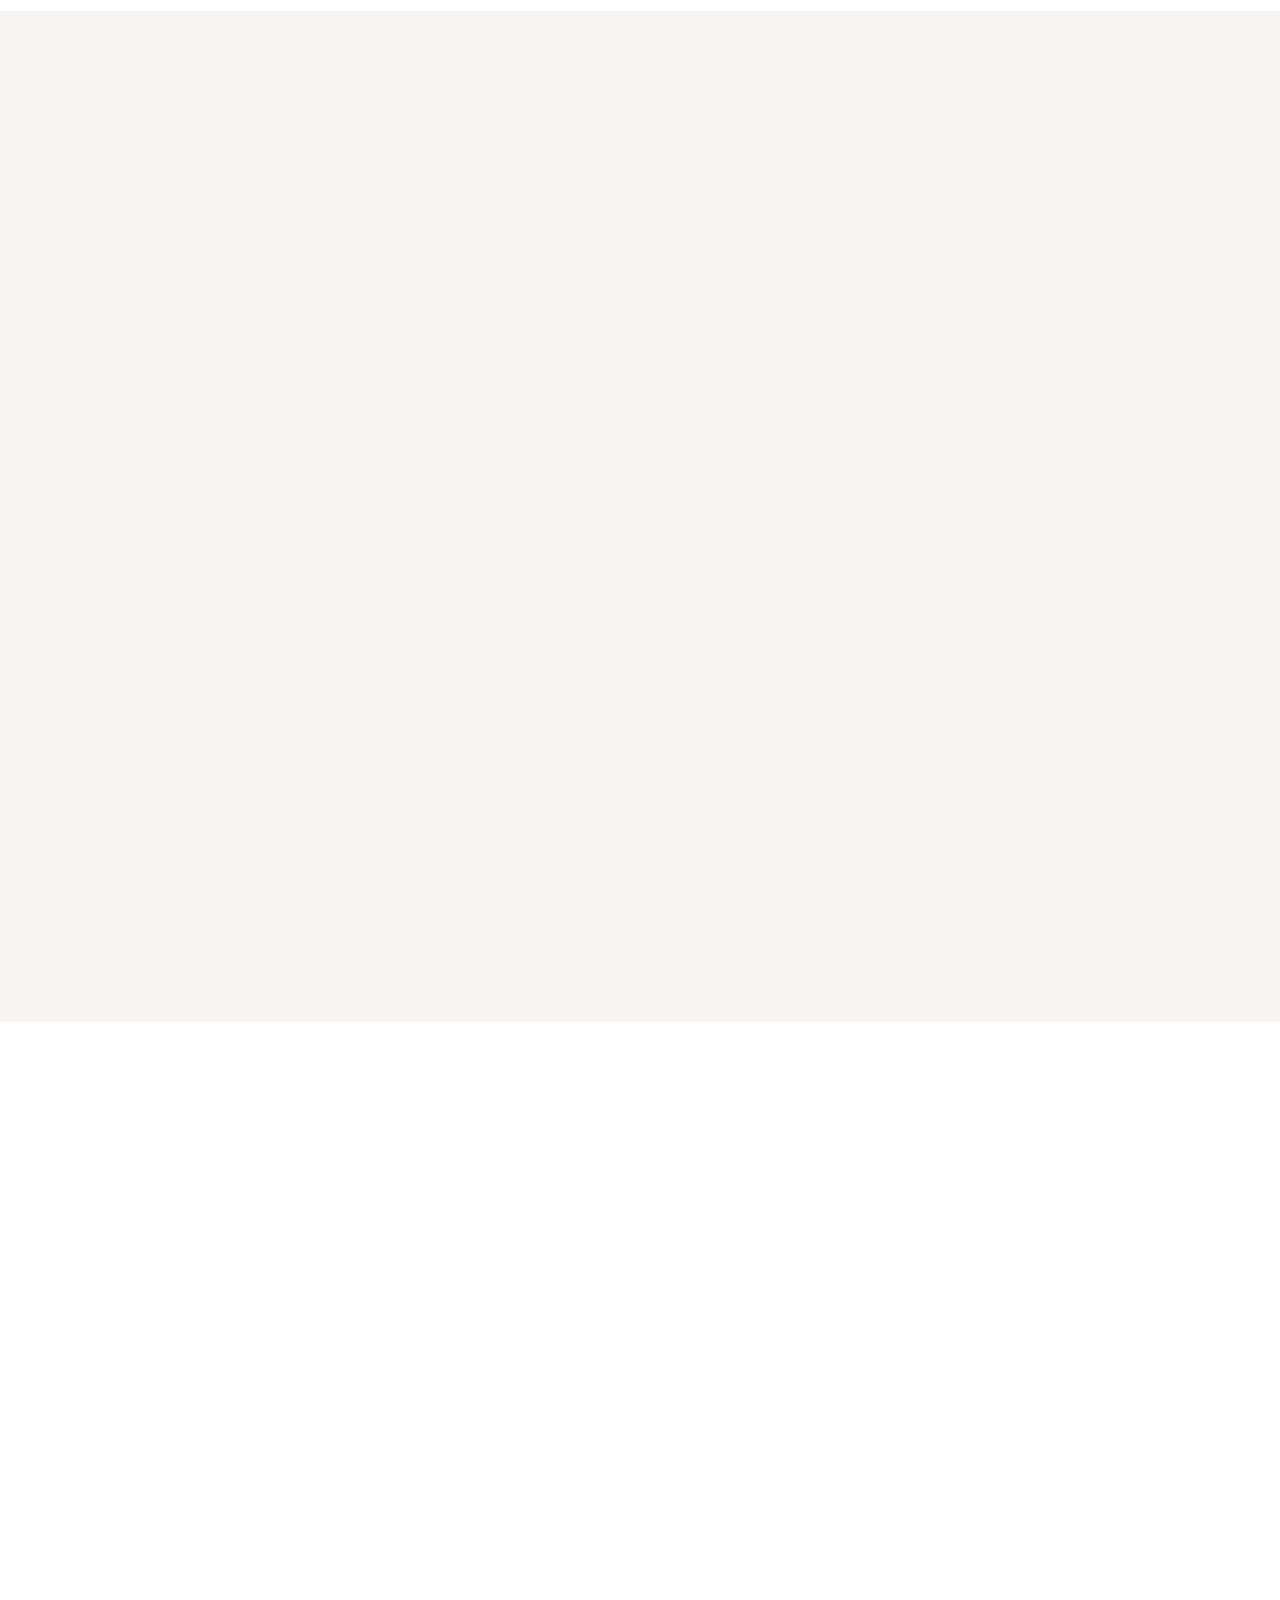
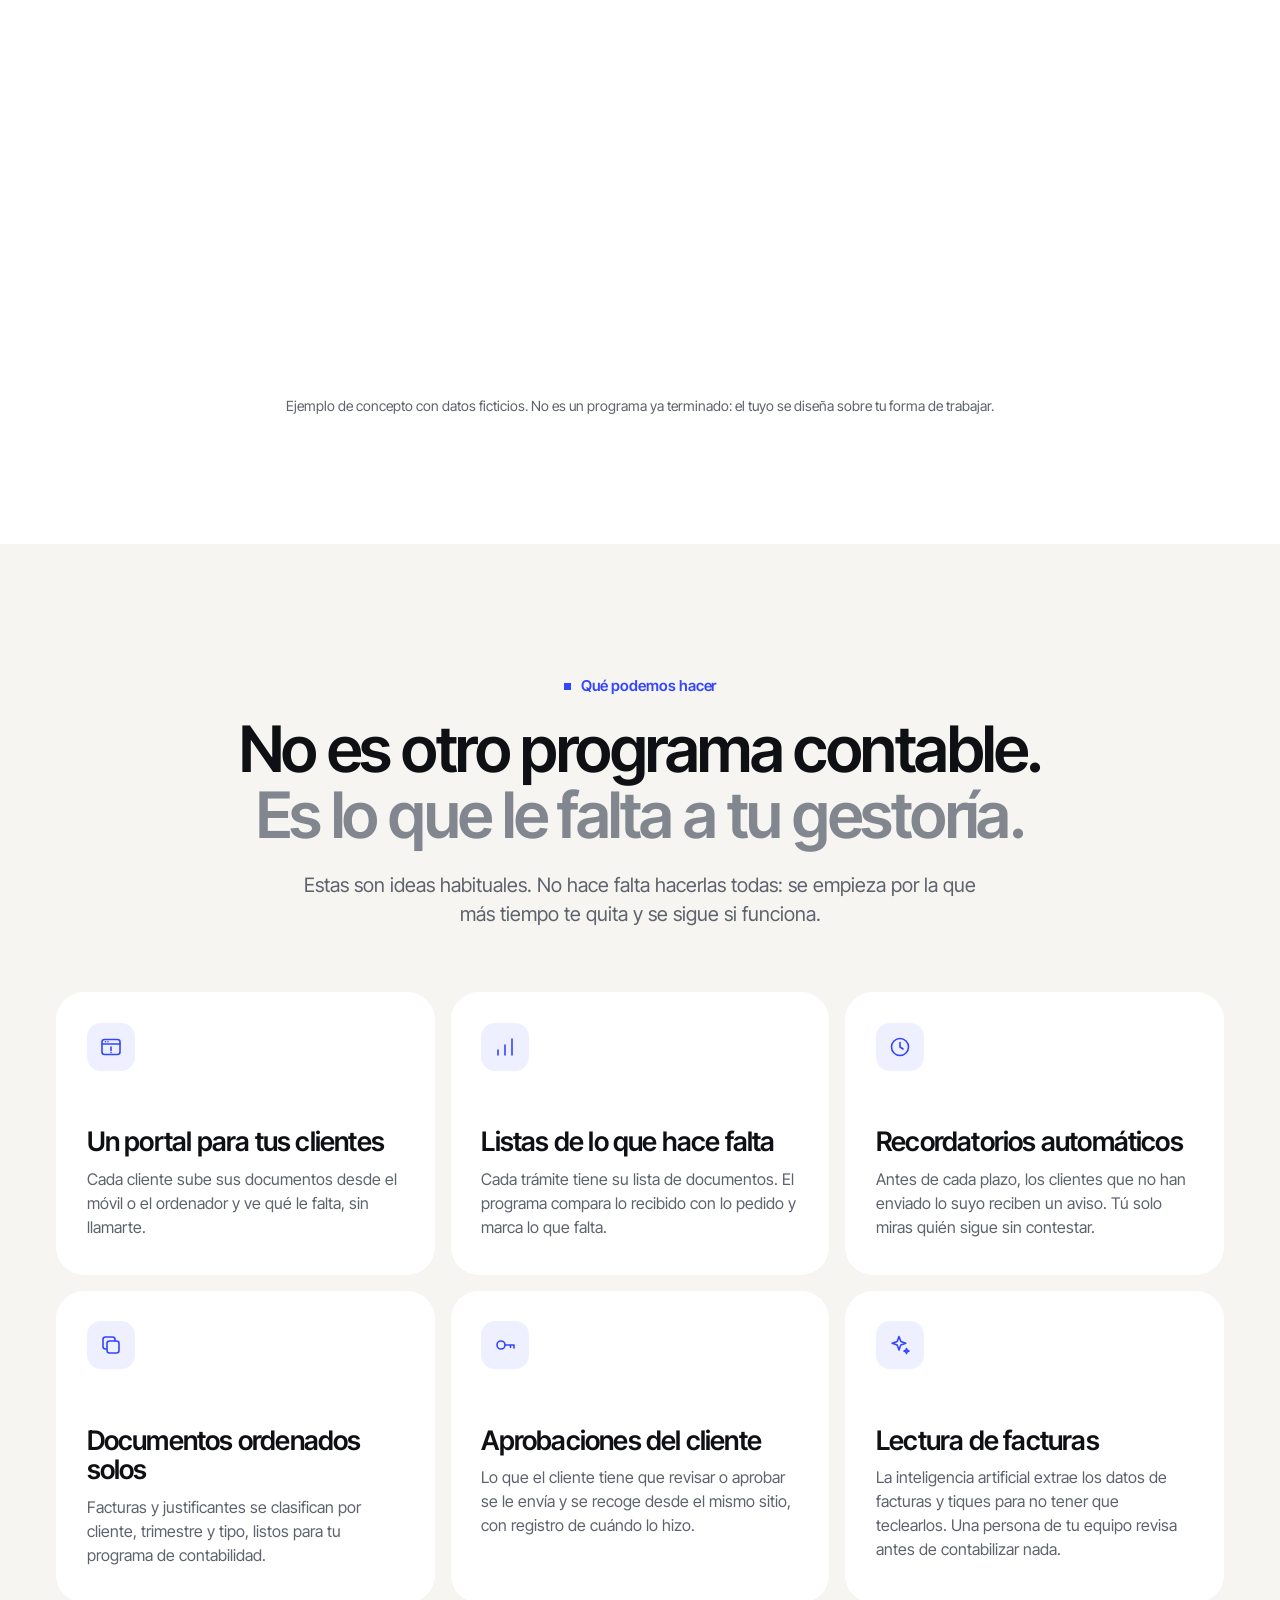
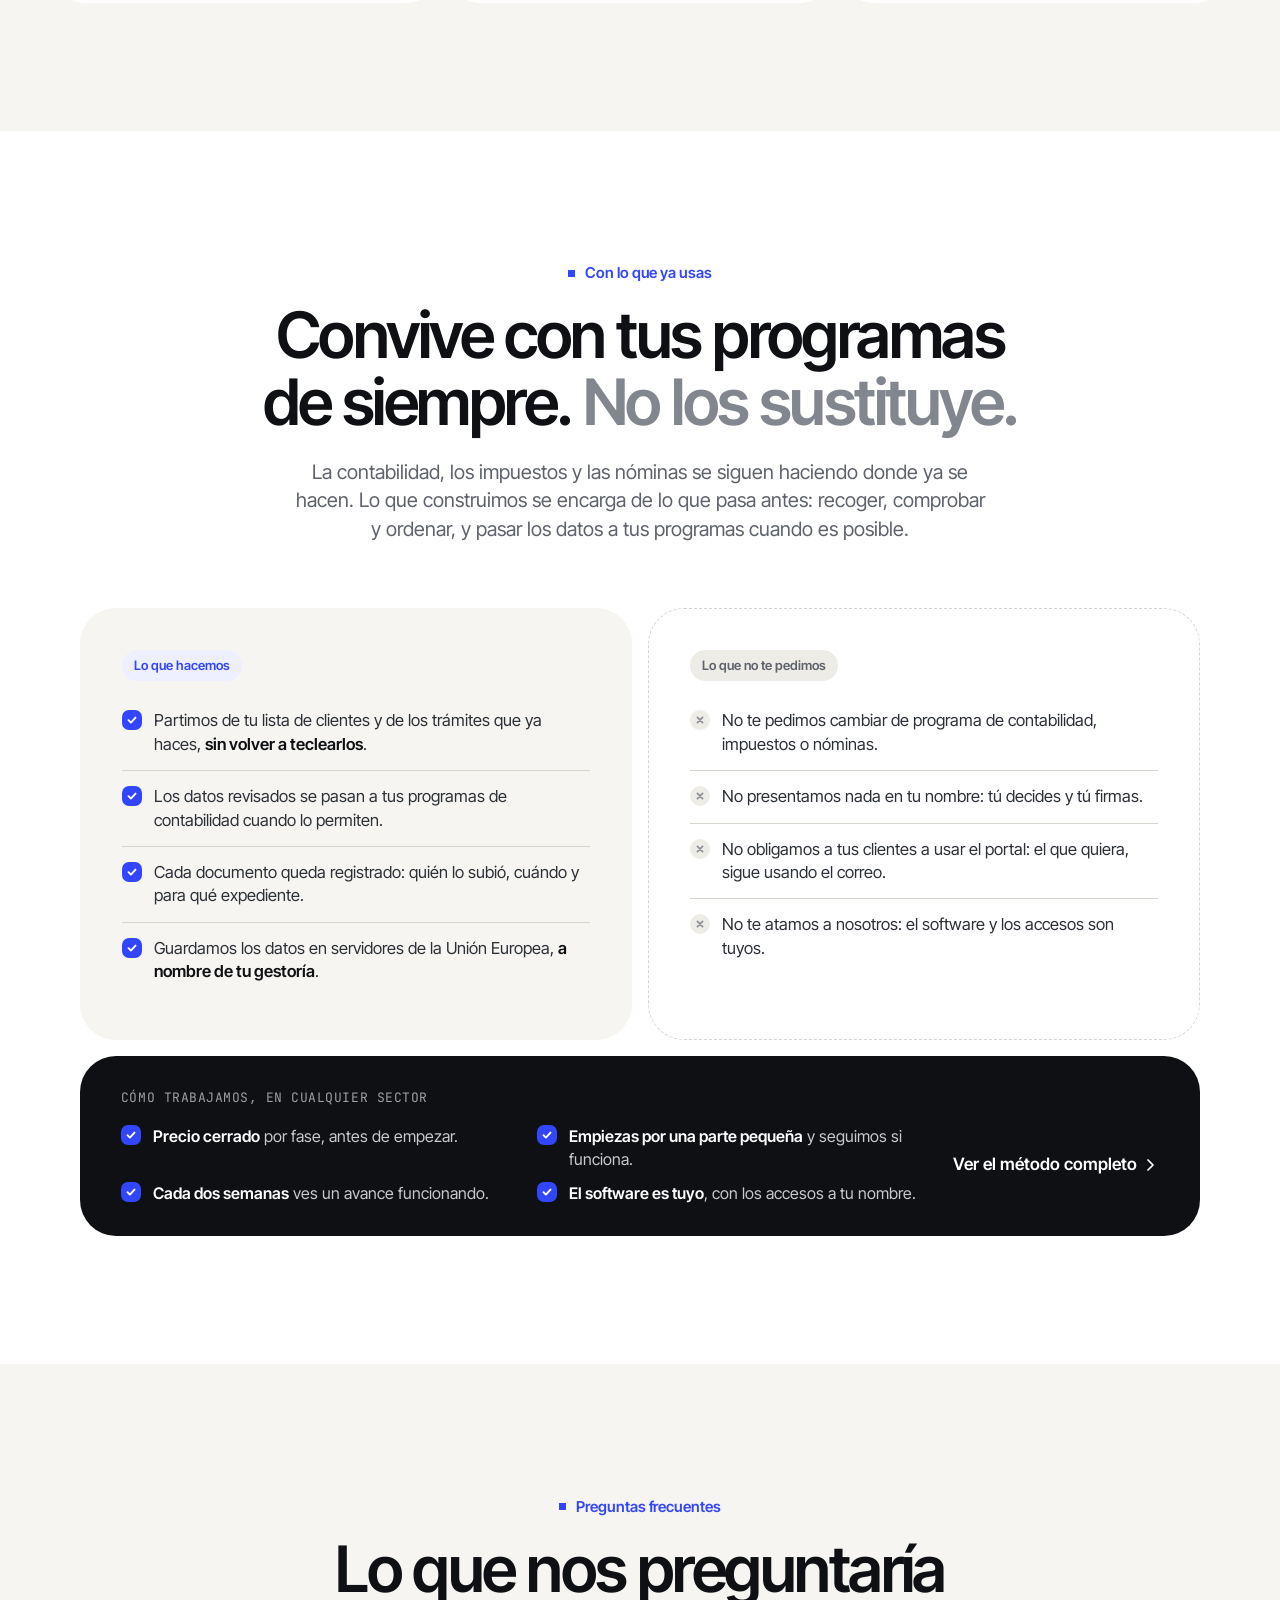
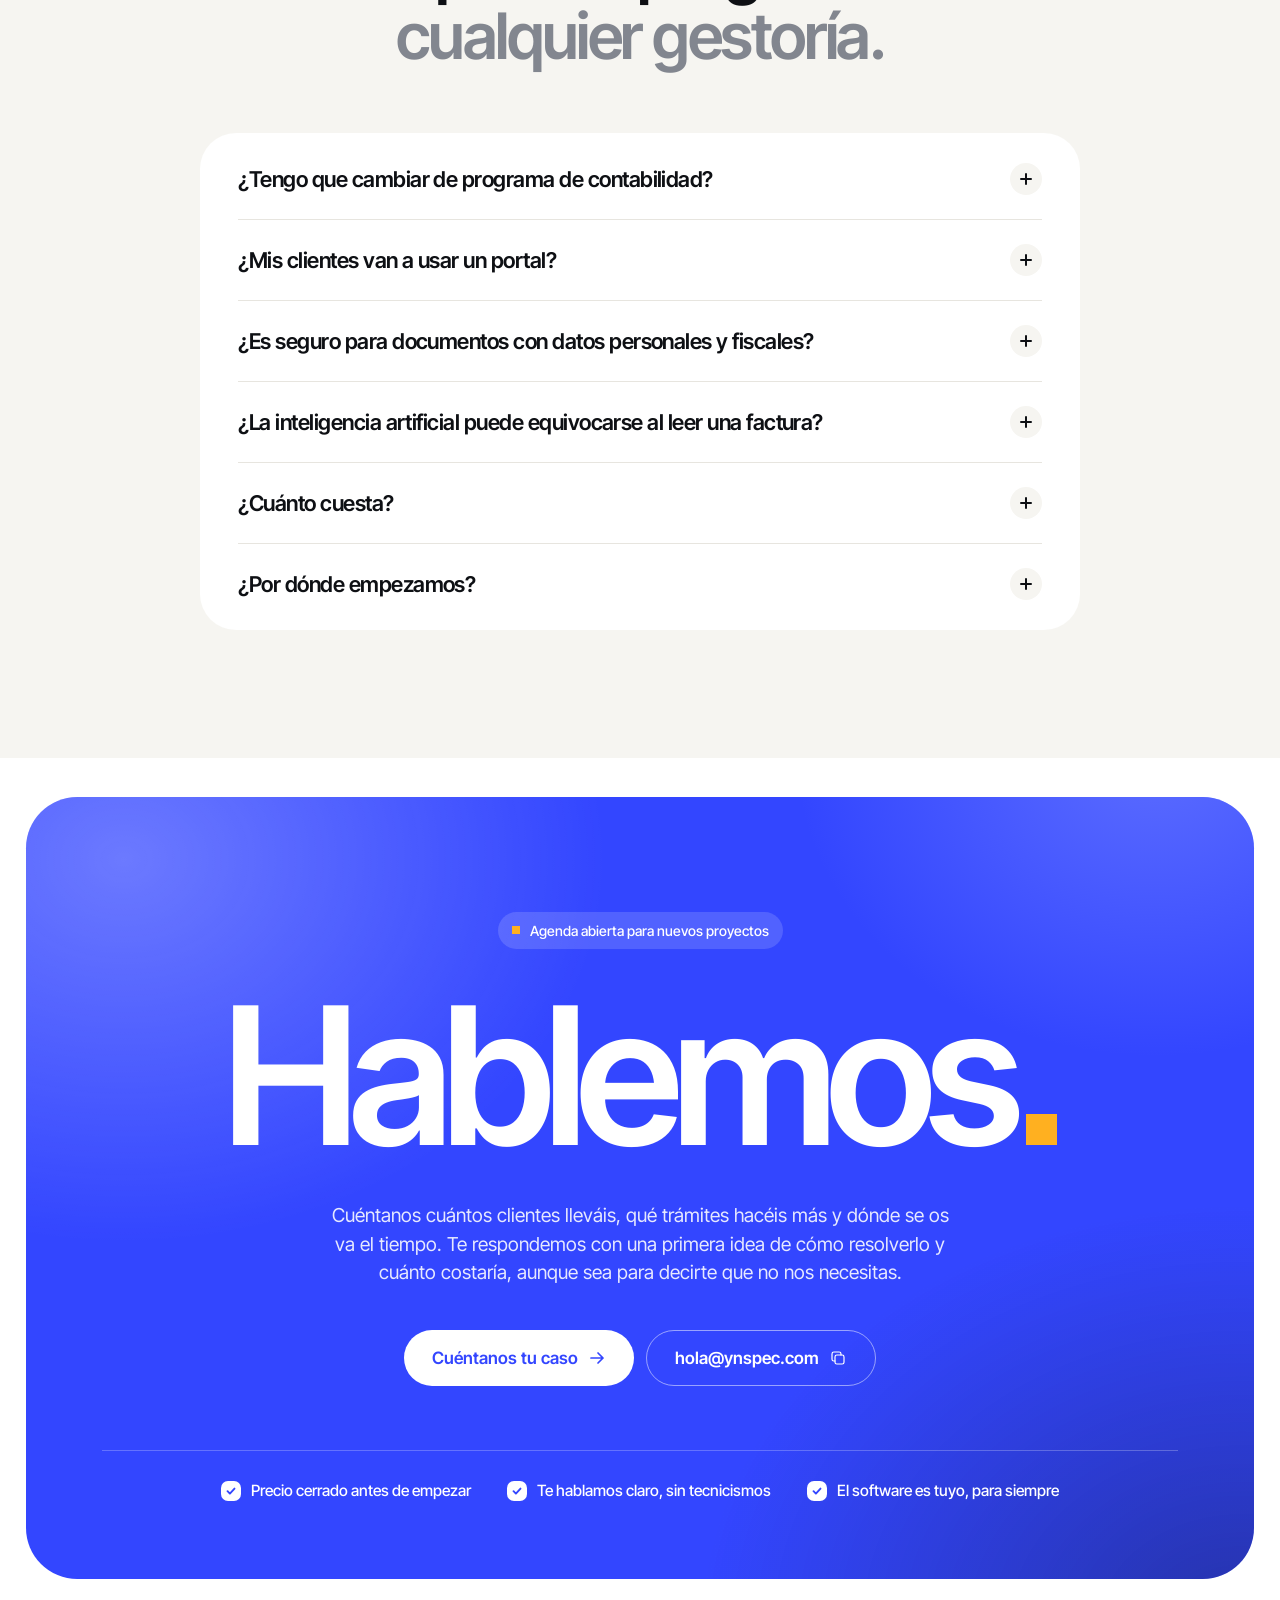
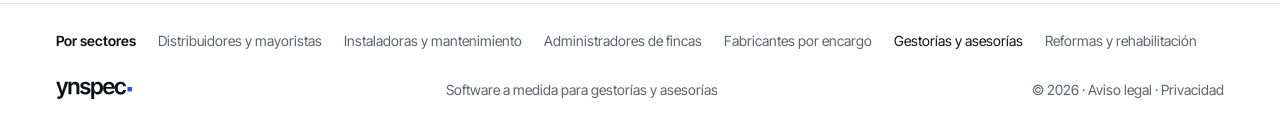
<file: sectores/gestorias-y-asesorias.html>
<!doctype html>
<html lang="es" class="no-js">
  <head>
    <meta charset="utf-8" />
    <meta name="viewport" content="width=device-width, initial-scale=1" />
    <!-- Página generada por scripts/sectores.py desde contenido/sectores/gestorias-y-asesorias.json: no editar a mano -->
    <title>Software a medida para gestorías y asesorías · Ynspec</title>
    <meta name="description" content="Documentos que llegan completos, clientes que saben qué falta y plazos bajo control. Software hecho a medida de tu gestoría, junto a tus programas." />
    <link rel="canonical" href="https://ynspec.com/sectores/gestorias-y-asesorias" />
    <meta name="theme-color" content="#ffffff" />
    <meta name="color-scheme" content="light" />
    <meta name="format-detection" content="telephone=no" />
    <meta property="og:title" content="Software a medida para gestorías y asesorías: menos perseguir papeles, más asesorar" />
    <meta property="og:description" content="Documentos que llegan completos, clientes que saben qué falta y plazos bajo control. Software hecho a medida de tu gestoría, junto a tus programas." />
    <meta property="og:type" content="website" />
    <meta property="og:site_name" content="Ynspec" />
    <meta property="og:locale" content="es_ES" />
    <meta property="og:url" content="https://ynspec.com/sectores/gestorias-y-asesorias" />
    <meta property="og:image" content="https://ynspec.com/assets/img/og/gestorias-y-asesorias.jpg?v=dc2eae24" />
    <meta property="og:image:secure_url" content="https://ynspec.com/assets/img/og/gestorias-y-asesorias.jpg?v=dc2eae24" />
    <meta property="og:image:width" content="1200" />
    <meta property="og:image:height" content="630" />
    <meta property="og:image:type" content="image/jpeg" />
    <meta property="og:image:alt" content="Menos perseguir papeles. Más asesorar." />
    <meta name="twitter:card" content="summary_large_image" />
    <meta name="twitter:title" content="Software a medida para gestorías y asesorías: menos perseguir papeles, más asesorar" />
    <meta name="twitter:description" content="Documentos que llegan completos, clientes que saben qué falta y plazos bajo control. Software hecho a medida de tu gestoría, junto a tus programas." />
    <meta name="twitter:image" content="https://ynspec.com/assets/img/og/gestorias-y-asesorias.jpg?v=dc2eae24" />
    <link rel="icon" href="/assets/img/favicon-32.png" type="image/png" sizes="32x32" />
    <link rel="icon" href="/assets/img/ynspec-simbolo-azul.svg" type="image/svg+xml" />
    <link rel="apple-touch-icon" href="/assets/img/apple-touch-icon.png" />
    <link rel="manifest" href="/site.webmanifest" />
    <link rel="preconnect" href="https://fonts.googleapis.com" />
    <link rel="preconnect" href="https://fonts.gstatic.com" crossorigin />
    <link
      href="https://fonts.googleapis.com/css2?family=Inter+Tight:wght@400;500;600;700&family=JetBrains+Mono:wght@400;500&display=swap"
      rel="stylesheet"
    />
    <link rel="stylesheet" href="/assets/css/styles.css" />
    <link rel="stylesheet" href="/assets/css/sector.css" />
    <script>
      document.documentElement.classList.replace('no-js', 'js');
    </script>
    <script type="application/ld+json">{"@context": "https://schema.org", "@graph": [{"@type": "Service", "@id": "https://ynspec.com/sectores/gestorias-y-asesorias#servicio", "name": "Software a medida para gestorías y asesorías", "serviceType": "Desarrollo de software a medida", "audience": {"@type": "BusinessAudience", "name": "Gestorías y asesorías"}, "areaServed": {"@type": "Country", "name": "España"}, "provider": {"@id": "https://ynspec.com/#org"}, "url": "https://ynspec.com/sectores/gestorias-y-asesorias", "description": "Documentos que llegan completos, clientes que saben qué falta y plazos bajo control. Software hecho a medida de tu gestoría, junto a tus programas."}, {"@type": "BreadcrumbList", "itemListElement": [{"@type": "ListItem", "position": 1, "name": "Inicio", "item": "https://ynspec.com/"}, {"@type": "ListItem", "position": 2, "name": "Gestorías y asesorías", "item": "https://ynspec.com/sectores/gestorias-y-asesorias"}]}]}</script>
    <script type="application/ld+json">{"@context": "https://schema.org", "@type": "FAQPage", "mainEntity": [{"@type": "Question", "name": "¿Tengo que cambiar de programa de contabilidad?", "acceptedAnswer": {"@type": "Answer", "text": "No. Lo que hacemos se encarga de recoger y ordenar la documentación. Tus programas de contabilidad, impuestos y nóminas siguen siendo los mismos."}}, {"@type": "Question", "name": "¿Mis clientes van a usar un portal?", "acceptedAnswer": {"@type": "Answer", "text": "Muchos sí, sobre todo si les ahorra llamadas. Lo hacemos sencillo: un enlace, una lista de lo que falta y un botón para subirlo. Quien prefiera el correo puede seguir usándolo."}}, {"@type": "Question", "name": "¿Es seguro para documentos con datos personales y fiscales?", "acceptedAnswer": {"@type": "Answer", "text": "Se guardan en servidores de la Unión Europea, con acceso solo para las personas que tú decidas, y firmamos el contrato de encargado del tratamiento que pide el RGPD. Los datos y el software son tuyos."}}, {"@type": "Question", "name": "¿La inteligencia artificial puede equivocarse al leer una factura?", "acceptedAnswer": {"@type": "Answer", "text": "Sí, y por eso no contabiliza nada sola. Propone los datos, marca lo que no tiene claro y una persona de tu equipo lo revisa antes de que pase a ningún programa."}}, {"@type": "Question", "name": "¿Cuánto cuesta?", "acceptedAnswer": {"@type": "Answer", "text": "Depende de cuántos trámites y programas haya que tocar. Antes de empezar tendrás el precio cerrado de cada fase, con los costes mensuales incluidos si los hay. Cuéntanos tu caso y te damos una primera cifra."}}, {"@type": "Question", "name": "¿Por dónde empezamos?", "acceptedAnswer": {"@type": "Answer", "text": "Por el trámite que más horas os quita. Muchas veces es la documentación del trimestre. Si funciona, seguimos con la renta, las altas de clientes o lo que toque."}}]}</script>
  </head>
  <body class="page-sector">
    <svg xmlns="http://www.w3.org/2000/svg" class="sprite" aria-hidden="true" focusable="false">
      <symbol id="logo" viewBox="0 20 240 57">
        <path
          fill="currentColor"
          d="M9.176 76.695q-1.899 .035-3.516-.263-1.599-.299-2.549-.686l2.162-7.189 .44 .105q2.83 .756 4.816 .123 1.987-.615 3.182-3.814l.791-2.145-14.203-40.131h9.791l9.035 29.707h.422l9.088-29.707h9.861l-15.75 44.051q-1.09 3.129-2.9 5.361-1.793 2.233-4.43 3.411-2.619 1.177-6.24 1.177zM48.434 38.99v23.01h-9.246v-39.305h9.07v6.715h.439q1.354-3.305 4.219-5.256 2.883-1.951 7.295-1.951 4.06 0 7.084 1.74 3.023 1.723 4.693 5.028 1.688 3.304 1.688 8.033v24.996h-9.246v-23.555q0-3.937-2.039-6.17-2.039-2.232-5.625-2.232-2.426 0-4.307 1.055-1.881 1.054-2.953 3.058-1.072 1.987-1.072 4.834zM108.504 33.137l-8.42 .879q-.51-1.916-2.268-3.411-1.757-1.511-4.974-1.511-2.883 0-4.834 1.265-1.934 1.266-1.934 3.252 0 1.705 1.283 2.813 1.284 1.107 4.272 1.775l6.697 1.406q5.555 1.178 8.279 3.797 2.743 2.619 2.743 6.821 0 3.709-2.145 6.539-2.144 2.83-5.924 4.429-3.761 1.6-8.683 1.6-7.207 0-11.602-3.041-4.377-3.059-5.256-8.473l9.018-.843q.615 2.654 2.619 4.007 2.021 1.336 5.203 1.336 3.305 0 5.309-1.353 2.021-1.354 2.021-3.322 0-3.323-5.308-4.483l-6.698-1.441q-5.642-1.213-8.367-3.973-2.707-2.76-2.707-7.049 0-3.656 2.004-6.328 2.004-2.672 5.59-4.148 3.586-1.477 8.314-1.477 6.926 0 10.881 2.971 3.955 2.953 4.887 7.963zM111.305 76.695v-54h9.07v6.504h.563q.703-1.406 2.003-3.041 1.319-1.635 3.534-2.795 2.232-1.16 5.713-1.16 4.535 0 8.191 2.32 3.656 2.321 5.818 6.838 2.162 4.5 2.162 11.057 0 6.451-2.109 11.004-2.109 4.535-5.783 6.908-3.656 2.373-8.297 2.373-3.357 0-5.59-1.125-2.232-1.142-3.586-2.742-1.336-1.617-2.056-3.059h-.387v20.918zM129.621 55.127q3.041 0 5.098-1.652 2.074-1.67 3.129-4.553 1.054-2.883 1.054-6.539 0-3.656-1.054-6.487-1.037-2.847-3.094-4.482-2.039-1.635-5.133-1.635-2.988 0-5.045 1.565-2.056 1.547-3.129 4.377-1.072 2.83-1.072 6.662 0 3.797 1.072 6.662 1.09 2.865 3.147 4.482 2.074 1.6 5.027 1.6zM167.912 62.791q-5.924 0-10.23-2.478-4.289-2.497-6.592-7.032-2.285-4.552-2.285-10.705 0-6.064 2.285-10.635 2.285-4.587 6.433-7.154 4.166-2.584 9.774-2.584 3.621 0 6.873 1.178 3.269 1.16 5.783 3.586 2.514 2.408 3.938 6.152 1.441 3.744 1.441 8.93v2.847h-32.221v-6.205h27.616l-4.307 1.829q0-3.323-1.02-5.801-1.019-2.496-3.041-3.903-2.004-1.406-4.992-1.406-2.988 0-5.097 1.424-2.092 1.406-3.2 3.779-1.107 2.356-1.107 5.274v4.306q0 3.604 1.248 6.153 1.266 2.549 3.533 3.884 2.285 1.336 5.274 1.336 1.986 0 3.621-.562 1.634-.58 2.812-1.723 1.178-1.142 1.793-2.795l8.649 1.002q-.809 3.41-3.094 5.959-2.268 2.532-5.801 3.938-3.533 1.406-8.086 1.406zM204.428 62.791q-5.854 0-10.073-2.584-4.201-2.602-6.468-7.154-2.25-4.571-2.25-10.512 0-6.029 2.285-10.6 2.285-4.57 6.504-7.154 4.219-2.584 9.967-2.584 4.798 0 8.472 1.758 3.692 1.758 5.889 4.939 2.215 3.164 2.531 7.436h-8.859q-.352-1.898-1.371-3.41-1.002-1.512-2.655-2.373-1.652-.879-3.884-.879-2.848 0-4.993 1.529-2.127 1.512-3.322 4.36-1.178 2.847-1.178 6.82 0 4.008 1.161 6.908 1.177 2.9 3.304 4.465 2.145 1.564 5.028 1.564 3.058 0 5.185-1.793 2.127-1.793 2.725-4.957h8.859q-.334 4.166-2.478 7.383-2.127 3.199-5.784 5.027-3.638 1.811-8.595 1.811z"
        />
        <rect x="226" y="39" width="14" height="14" style="fill: var(--logo-dot, #3346ff)" />
      </symbol>

      <symbol id="i-arrow" viewBox="0 0 18 18"><path d="M3 9h12M10 4l5 5-5 5" /></symbol>
      <symbol id="i-chev" viewBox="0 0 18 18"><path d="M7 4l5 5-5 5" /></symbol>

      <!-- problema -->
      <symbol id="i-copy" viewBox="0 0 24 24"><rect x="8" y="8" width="12" height="12" rx="2.5" /><path d="M16 8V6.500A2.500 2.500 0 0 0 13.500 4h-7A2.500 2.500 0 0 0 4 6.500v7A2.500 2.500 0 0 0 6.500 16H8" /></symbol>
      <symbol id="i-clock" viewBox="0 0 24 24"><circle cx="12" cy="12" r="8.5" /><path d="M12 7.500V12l3 2" /></symbol>
      <symbol id="i-receipt" viewBox="0 0 24 24"><path d="M6 3.500h12v17l-3-2-3 2-3-2-3 2z" /><path d="M9 8.500h6M9 12.500h6" /></symbol>
      <symbol id="i-user" viewBox="0 0 24 24"><circle cx="12" cy="8" r="3.5" /><path d="M5 20c.6-3.600 3.300-5.500 7-5.500s6.400 1.900 7 5.500" /></symbol>
      <symbol id="i-unlink" viewBox="0 0 24 24"><rect x="2.500" y="7" width="7" height="10" rx="2" /><rect x="14.500" y="7" width="7" height="10" rx="2" /><path d="M11 10l2 4M13 10l-2 4" /></symbol>
      <symbol id="i-window" viewBox="0 0 24 24"><rect x="3" y="4.500" width="18" height="15" rx="2.5" /><path d="M3 9h18M6.500 6.800h.01M9 6.800h.01M12 12v3.500M12 17.500h.01" /></symbol>
      <symbol id="i-bulb" viewBox="0 0 24 24"><path d="M9.500 18h5M10.500 21h3" /><path d="M12 3a6 6 0 0 0-3.500 10.900c.6.500 1 1.200 1 2v.100h5v-.100c0-.800.400-1.500 1-2A6 6 0 0 0 12 3z" /></symbol>
      <symbol id="i-scales" viewBox="0 0 24 24"><path d="M12 4v16M7.500 20h9M5 8h14" /><path d="M5 8l-2.500 6a2.700 2.700 0 0 0 5 0zM19 8l-2.500 6a2.700 2.700 0 0 0 5 0z" /></symbol>

      <!-- beneficios -->
      <symbol id="i-steps" viewBox="0 0 24 24"><path d="M5 20v-5M12 20V10M19 20V4" /></symbol>
      <symbol id="i-link" viewBox="0 0 24 24"><rect x="2.500" y="7" width="7" height="10" rx="2" /><rect x="14.500" y="7" width="7" height="10" rx="2" /><path d="M9.500 12h5" /></symbol>
      <symbol id="i-team" viewBox="0 0 24 24"><circle cx="9" cy="8.500" r="3" /><path d="M3 19c.5-3 2.700-4.500 6-4.500s5.500 1.500 6 4.500" /><path d="M16 5.800a3 3 0 0 1 0 5.400M18 14.800c1.700.600 2.700 2 3 4.200" /></symbol>
      <symbol id="i-chat" viewBox="0 0 24 24"><path d="M4 5.500h16v11h-9L6.500 20v-3.500H4z" /><path d="M8 9.500h8M8 12.500h5" /></symbol>
      <symbol id="i-key" viewBox="0 0 24 24"><circle cx="8" cy="12" r="4" /><path d="M12 12h9v3M17.500 12v2.500" /></symbol>
      <symbol id="i-spark" viewBox="0 0 24 24"><path d="M11 3.500l1.800 5 5 1.800-5 1.800-1.800 5-1.800-5-5-1.800 5-1.800z" /><path d="M18.500 15.500l.7 1.800 1.800.7-1.800.7-.7 1.800-.7-1.800-1.800-.7 1.800-.7z" /></symbol>
    </svg>

    <a class="skip" href="#problema">Saltar al contenido</a>
    <div class="progress" aria-hidden="true"><span></span></div>

    <header class="nav" id="nav">
      <div class="nav__bar">
        <a class="logo" href="/" aria-label="Ynspec, ir a la página principal">
          <svg aria-hidden="true"><use href="#logo" /></svg>
        </a>

        <nav class="nav__links" aria-label="Secciones">
          <a href="#problema" data-nav>El problema</a>
          <a href="#ejemplo" data-nav>Un ejemplo</a>
          <a href="#ideas" data-nav>Qué podemos hacer</a>
          <a href="#encaje" data-nav>Con lo que ya usas</a>
          <a href="#faq" data-nav>Preguntas</a>
          <span class="nav__indicator" aria-hidden="true"></span>
        </nav>

        <a class="btn btn--primary btn--sm nav__cta" href="#contacto">Hablemos</a>

        <button class="nav__burger" type="button" aria-expanded="false" aria-controls="menu" aria-label="Abrir menú">
          <span></span><span></span>
        </button>
      </div>
    </header>

    <div class="menu" id="menu" aria-hidden="true">
      <nav class="menu__links" aria-label="Secciones (móvil)">
        <a href="#problema"><span>01</span>El problema</a>
        <a href="#ejemplo"><span>02</span>Un ejemplo</a>
        <a href="#ideas"><span>03</span>Qué podemos hacer</a>
        <a href="#encaje"><span>04</span>Con lo que ya usas</a>
        <a href="#faq"><span>05</span>Preguntas</a>
        <a href="/"><span>06</span>Ynspec</a>
      </nav>
      <a class="btn btn--primary btn--lg menu__cta" href="#contacto">
        Cuéntanos tu caso
        <svg class="arrow" aria-hidden="true"><use href="#i-arrow" /></svg>
      </a>
    </div>

    <main>
      <section class="hero hero--sector" id="inicio">
        <div class="hero__bg" aria-hidden="true">
          <div class="gridlines">
            <i></i><i></i><i></i><i></i><i></i>
            <b style="--c: 1; --y: 100px"></b>
            <b style="--c: 3; --y: 100px"></b>
          </div>
        </div>

        <div class="wrap hero__inner">
          <p class="badge intro" style="--d: 0ms">
            <span class="sq sq--amber sq--pulse"></span><span>Para gestorías, asesorías y despachos</span>
          </p>

          <h1 class="hero__title">
            <span class="hero__line" data-split>Software a medida para gestorías y asesorías.</span>
            <span class="hero__line hero__line--g" data-split>Menos perseguir papeles, más asesorar<i class="dot" aria-hidden="true"></i></span>
          </h1>

          <p class="hero__sub intro" style="--d: 420ms">Media mañana se va en pedir documentos, revisar si están todos y volver a pedirlos. Hacemos que tus clientes sepan qué les falta y que lo que llega esté completo antes de que nadie lo mire. <strong>Sin cambiar los programas de contabilidad y nóminas que ya usas.</strong></p>

          <div class="hero__cta intro" style="--d: 540ms">
            <a class="btn btn--primary btn--lg" href="#contacto" data-magnetic>
              Cuéntanos tu caso
              <svg class="arrow" aria-hidden="true"><use href="#i-arrow" /></svg>
            </a>
            <a class="link" href="#ejemplo">
              Ver un ejemplo
              <svg class="arrow" aria-hidden="true"><use href="#i-chev" /></svg>
            </a>
          </div>
          <div class="stage" id="stage" aria-hidden="true">
            <div class="stage__glow"></div>
            <div class="stage__inner">
              <div class="layer layer--win">
                <div class="win">
                  <div class="win__bar"><i></i><i></i><i></i><span>Documentación de clientes</span><em class="tag">Ejemplo</em></div>
                  <div class="win__body">
                    <div class="win__side">
                      <p class="win__org"><i></i>Tu gestoría</p>
                      <b>Inicio</b><b>Clientes</b><b class="is-on">Expedientes</b><b>Documentos</b><b>Plazos</b><b>Mensajes</b>
                    </div>
                    <div class="win__main">
                      <p class="win__h">Expedientes del trimestre<em>Cierre trimestral</em></p>
                      <div class="kpis"><div class="kpi"><small>Completos</small><strong>46</strong></div><div class="kpi"><small>En revisión</small><strong>12</strong></div><div class="kpi is-warn"><small>Con faltas</small><strong>9</strong></div></div>
                      <div class="chart">
                        <p class="chart__t">Documentos recibidos por día</p>
                        <div class="chart__bars"><span style="--h: 40%; --i: 0"></span><span style="--h: 52%; --i: 1"></span><span style="--h: 60%; --i: 2"></span><span style="--h: 74%; --i: 3"></span><span class="is-on" style="--h: 96%; --i: 4"></span><span style="--h: 20%; --i: 5"></span><span style="--h: 6%; --i: 6"></span></div>
                        <div class="chart__x"><span>L</span><span>M</span><span>X</span><span>J</span><span>V</span><span>S</span><span>D</span></div>
                      </div>
                      <ul class="rows">
                        <li><span>Taller Alba · Trimestre</span><small>Facturas de compra</small><em class="pill">Completo</em></li>
                        <li><span>Cafetería Río · Trimestre</span><small>Faltan 3 facturas</small><em class="pill pill--amber">Reclamado</em></li>
                        <li><span>Ferretería Sol · Renta</span><small>Certificado de retenciones</small><em class="pill">En revisión</em></li>
                      </ul>
                    </div>
                  </div>
                </div>
              </div>

              <div class="layer layer--phone">
                <div class="bob">
                  <div class="phone">
                    <div class="phone__screen">
                      <p class="phone__t">Cafetería Río</p>
                      <p class="phone__s">Documentación del trimestre</p>
                      <ul class="checks-mini"><li><i class="ok"></i>Facturas de venta</li><li><i class="ok"></i>Facturas de compra</li><li><i class="wait"></i>Extracto del banco</li></ul>
                      <p class="phone__note">Hazle una foto o súbelo desde el ordenador. Te avisamos si falta algo.</p>
                      <div class="phone__done"><small>Ya recibido</small><ul><li><span>Facturas de venta</span><em>32</em></li><li><span>Facturas de compra</span><em>18</em></li><li><span>Nóminas</span><em>4</em></li></ul></div>
                      <span class="phone__btn">Subir documentos</span>
                    </div>
                  </div>
                </div>
              </div>

              <div class="layer layer--quote">
                <div class="bob">
                  <div class="quote">
                    <p class="quote__top"><small>Plazos de esta semana</small><em class="pill">Al día</em></p>
                    <p class="quote__t">Calendario del trimestre</p>
                    <ul><li><span>Preparados</span><span>38 de 46</span></li><li><span>Pendientes de firma</span><span>5</span></li><li><span>Esperando documentos</span><span>3</span></li></ul>
                    <p class="quote__total"><span>Días al plazo</span><b>6</b></p>
                    <span class="quote__btn">Avisar a los pendientes<svg class="arrow"><use href="#i-arrow" /></svg></span>
                  </div>
                </div>
              </div>

              <div class="layer layer--fa">
                <div class="bob"><p class="float"><i class="ok"></i><span>Cafetería Río ha subido 2 facturas</span></p></div>
              </div>
              <div class="layer layer--fb">
                <div class="bob"><p class="float"><span class="sq sq--amber"></span><span>3 clientes sin enviar el extracto</span></p></div>
              </div>
            </div>
          </div>
          <p class="stage__cap intro" style="--d: 900ms">Ejemplo ilustrativo con datos ficticios del tipo de programa que construimos.</p>
        </div>
      </section>

      <section class="section section--paper" id="problema" data-section>
        <div class="wrap">
          <header class="head">
            <p class="eyebrow reveal">El problema</p>
            <h2 class="h2" data-split>El trabajo técnico lo dominas. <span class="g">Lo que se come las horas es conseguir los papeles.</span></h2>
            <p class="sub reveal">La contabilidad, los impuestos y las nóminas tienen sus programas. Lo que no tiene programa es todo lo anterior: pedir documentos, comprobar si están todos, volver a pedirlos y contestar a quien pregunta cómo va lo suyo.</p>
          </header>

          <p class="kicker reveal">¿Te suena alguna?</p>
          <ul class="pains" data-stagger>
            <li class="pain reveal" data-spot>
              <span class="ico-box"><svg class="ico" aria-hidden="true"><use href="#i-chat" /></svg></span>
              <div>
                <h3>Documentos por todas partes</h3>
                <p>Correo, WhatsApp, una foto borrosa, la bolsa de facturas en el mostrador. Cada cliente lo manda a su manera y alguien tiene que ordenarlo.</p>
              </div>
            </li>
            <li class="pain reveal" data-spot>
              <span class="ico-box"><svg class="ico" aria-hidden="true"><use href="#i-clock" /></svg></span>
              <div>
                <h3>Reclamar lo mismo cada trimestre</h3>
                <p>Siempre falta algo: un extracto, una factura, un certificado. Y siempre a última hora, con el plazo encima.</p>
              </div>
            </li>
            <li class="pain reveal" data-spot>
              <span class="ico-box"><svg class="ico" aria-hidden="true"><use href="#i-copy" /></svg></span>
              <div>
                <h3>Revisar uno a uno</h3>
                <p>Antes de ponerse con el trabajo de verdad, alguien comprueba documento a documento si está todo. Horas que nadie cobra.</p>
              </div>
            </li>
            <li class="pain reveal" data-spot>
              <span class="ico-box"><svg class="ico" aria-hidden="true"><use href="#i-user" /></svg></span>
              <div>
                <h3>Clientes que llaman para preguntar</h3>
                <p>«¿Te llegó lo que mandé?», «¿Cuándo se presenta?». Llamadas que cortan el trabajo y que podrían responderse solas.</p>
              </div>
            </li>
          </ul>
        </div>
      </section>

      <section class="section" id="ejemplo" data-section>
        <div class="wrap">
          <header class="head">
            <p class="eyebrow reveal">Un ejemplo</p>
            <h2 class="h2" data-split>Cada expediente sabe lo que le falta. <span class="g">Y el cliente también.</span></h2>
          </header>

          <div class="xp reveal" id="xp">
            <div class="xp__info">
              <p class="xp__sector">Ejemplo ilustrativo</p>
              <p class="xp__pain"><b>Lo que suele frenar</b><span>Perseguir documentos y revisar expedientes uno a uno.</span></p>
              <h3 class="xp__name">Expediente completo</h3>
              <p class="xp__desc">Tus clientes suben sus documentos y el programa te dice qué falta, antes de que nadie tenga que revisarlo.</p>
              <ol class="flow" id="k-flow">
                <li class="is-on"><span>1</span>Creas el expediente</li>
                <li><span>2</span>Se piden los documentos</li>
                <li><span>3</span>Se comprueba lo recibido</li>
                <li><span>4</span>Revisas y cierras</li>
              </ol>
              <a class="btn btn--primary" href="#contacto">
                Quiero algo así
                <svg class="arrow" aria-hidden="true"><use href="#i-arrow" /></svg>
              </a>
            </div>

            <div class="xp__visual" aria-hidden="true">
              <div class="mock">
                <div class="mock__bar"><i></i><i></i><i></i><span>Expediente completo</span><em class="tag">Datos ficticios</em></div>
                <div class="mock__body">
                  <p class="mock__h">Documentación pendiente</p>
                  <div class="kpis">
                    <div class="kpi"><small>Expedientes</small><strong>4</strong></div>
                    <div class="kpi"><small>Completos</small><strong>1</strong></div>
                    <div class="kpi is-warn"><small>Con faltas</small><strong>3</strong></div>
                  </div>
                  <ul class="rows">
                    <li><span>EXP-041 · Alba</span><small>Falta la solicitud</small><em class="pill pill--amber">Incompleto</em></li>
                    <li><span>EXP-042 · Río</span><small>Faltan anexos</small><em class="pill pill--amber">Incompleto</em></li>
                    <li><span>EXP-043 · Mar</span><small>Todo recibido</small><em class="pill">Completo</em></li>
                    <li><span>EXP-044 · Sol</span><small>Faltan 2 documentos</small><em class="pill pill--amber">Incompleto</em></li>
                  </ul>
                </div>
              </div>
            </div>
          </div>
          <p class="xp__cap reveal">Ejemplo de concepto con datos ficticios. No es un programa ya terminado: el tuyo se diseña sobre tu forma de trabajar.</p>
        </div>
      </section>

      <section class="section section--paper" id="ideas" data-section>
        <div class="wrap">
          <header class="head">
            <p class="eyebrow reveal">Qué podemos hacer</p>
            <h2 class="h2" data-split>No es otro programa contable. <span class="g">Es lo que le falta a tu gestoría.</span></h2>
            <p class="sub reveal">Estas son ideas habituales. No hace falta hacerlas todas: se empieza por la que más tiempo te quita y se sigue si funciona.</p>
          </header>

          <ul class="benefits" data-stagger>
            <li class="benefit reveal" data-spot>
              <span class="ico-box"><svg class="ico" aria-hidden="true"><use href="#i-window" /></svg></span>
              <h3>Un portal para tus clientes</h3>
              <p>Cada cliente sube sus documentos desde el móvil o el ordenador y ve qué le falta, sin llamarte.</p>
            </li>
            <li class="benefit reveal" data-spot>
              <span class="ico-box"><svg class="ico" aria-hidden="true"><use href="#i-steps" /></svg></span>
              <h3>Listas de lo que hace falta</h3>
              <p>Cada trámite tiene su lista de documentos. El programa compara lo recibido con lo pedido y marca lo que falta.</p>
            </li>
            <li class="benefit reveal" data-spot>
              <span class="ico-box"><svg class="ico" aria-hidden="true"><use href="#i-clock" /></svg></span>
              <h3>Recordatorios automáticos</h3>
              <p>Antes de cada plazo, los clientes que no han enviado lo suyo reciben un aviso. Tú solo miras quién sigue sin contestar.</p>
            </li>
            <li class="benefit reveal" data-spot>
              <span class="ico-box"><svg class="ico" aria-hidden="true"><use href="#i-copy" /></svg></span>
              <h3>Documentos ordenados solos</h3>
              <p>Facturas y justificantes se clasifican por cliente, trimestre y tipo, listos para tu programa de contabilidad.</p>
            </li>
            <li class="benefit reveal" data-spot>
              <span class="ico-box"><svg class="ico" aria-hidden="true"><use href="#i-key" /></svg></span>
              <h3>Aprobaciones del cliente</h3>
              <p>Lo que el cliente tiene que revisar o aprobar se le envía y se recoge desde el mismo sitio, con registro de cuándo lo hizo.</p>
            </li>
            <li class="benefit reveal" data-spot>
              <span class="ico-box"><svg class="ico" aria-hidden="true"><use href="#i-spark" /></svg></span>
              <h3>Lectura de facturas</h3>
              <p>La inteligencia artificial extrae los datos de facturas y tiques para no tener que teclearlos. Una persona de tu equipo revisa antes de contabilizar nada.</p>
            </li>
          </ul>
        </div>
      </section>

      <section class="section" id="encaje" data-section>
        <div class="wrap">
          <header class="head">
            <p class="eyebrow reveal">Con lo que ya usas</p>
            <h2 class="h2" data-split>Convive con tus programas de siempre. <span class="g">No los sustituye.</span></h2>
            <p class="sub reveal">La contabilidad, los impuestos y las nóminas se siguen haciendo donde ya se hacen. Lo que construimos se encarga de lo que pasa antes: recoger, comprobar y ordenar, y pasar los datos a tus programas cuando es posible.</p>
          </header>

          <div class="honest" data-stagger>
            <article class="honest__card reveal" data-spot>
              <p class="honest__tag">Lo que hacemos</p>
              <ul class="honest__list">
                <li><i class="ok"></i><span>Partimos de tu lista de clientes y de los trámites que ya haces, <strong>sin volver a teclearlos</strong>.</span></li>
                <li><i class="ok"></i><span>Los datos revisados se pasan a tus programas de contabilidad cuando lo permiten.</span></li>
                <li><i class="ok"></i><span>Cada documento queda registrado: quién lo subió, cuándo y para qué expediente.</span></li>
                <li><i class="ok"></i><span>Guardamos los datos en servidores de la Unión Europea, <strong>a nombre de tu gestoría</strong>.</span></li>
              </ul>
            </article>
            <article class="honest__card honest__card--no reveal" data-spot>
              <p class="honest__tag">Lo que no te pedimos</p>
              <ul class="honest__list">
                <li><i class="x"></i><span>No te pedimos cambiar de programa de contabilidad, impuestos o nóminas.</span></li>
                <li><i class="x"></i><span>No presentamos nada en tu nombre: tú decides y tú firmas.</span></li>
                <li><i class="x"></i><span>No obligamos a tus clientes a usar el portal: el que quiera, sigue usando el correo.</span></li>
                <li><i class="x"></i><span>No te atamos a nosotros: el software y los accesos son tuyos.</span></li>
              </ul>
            </article>
          </div>

          <div class="method reveal">
            <p class="method__h">Cómo trabajamos, en cualquier sector</p>
            <ul class="method__list">
              <li><i class="ok"></i><span><strong>Precio cerrado</strong> por fase, antes de empezar.</span></li>
              <li><i class="ok"></i><span><strong>Empiezas por una parte pequeña</strong> y seguimos si funciona.</span></li>
              <li><i class="ok"></i><span><strong>Cada dos semanas</strong> ves un avance funcionando.</span></li>
              <li><i class="ok"></i><span><strong>El software es tuyo</strong>, con los accesos a tu nombre.</span></li>
            </ul>
            <a class="link" href="/#metodo">
              Ver el método completo
              <svg class="arrow" aria-hidden="true"><use href="#i-chev" /></svg>
            </a>
          </div>
        </div>
      </section>

      <section class="section section--paper" id="faq" data-section>
        <div class="wrap">
          <header class="head">
            <p class="eyebrow reveal">Preguntas frecuentes</p>
            <h2 class="h2" data-split>Lo que nos preguntaría <span class="g">cualquier gestoría.</span></h2>
          </header>

          <div class="faq reveal">
            <div class="faq__item">
              <button class="faq__q" aria-expanded="false">¿Tengo que cambiar de programa de contabilidad?<i></i></button>
              <div class="faq__a"><div><p>No. Lo que hacemos se encarga de recoger y ordenar la documentación. Tus programas de contabilidad, impuestos y nóminas siguen siendo los mismos.</p></div></div>
            </div>
            <div class="faq__item">
              <button class="faq__q" aria-expanded="false">¿Mis clientes van a usar un portal?<i></i></button>
              <div class="faq__a"><div><p>Muchos sí, sobre todo si les ahorra llamadas. Lo hacemos sencillo: un enlace, una lista de lo que falta y un botón para subirlo. Quien prefiera el correo puede seguir usándolo.</p></div></div>
            </div>
            <div class="faq__item">
              <button class="faq__q" aria-expanded="false">¿Es seguro para documentos con datos personales y fiscales?<i></i></button>
              <div class="faq__a"><div><p>Se guardan en servidores de la Unión Europea, con acceso solo para las personas que tú decidas, y firmamos el contrato de encargado del tratamiento que pide el RGPD. Los datos y el software son tuyos.</p></div></div>
            </div>
            <div class="faq__item">
              <button class="faq__q" aria-expanded="false">¿La inteligencia artificial puede equivocarse al leer una factura?<i></i></button>
              <div class="faq__a"><div><p>Sí, y por eso no contabiliza nada sola. Propone los datos, marca lo que no tiene claro y una persona de tu equipo lo revisa antes de que pase a ningún programa.</p></div></div>
            </div>
            <div class="faq__item">
              <button class="faq__q" aria-expanded="false">¿Cuánto cuesta?<i></i></button>
              <div class="faq__a"><div><p>Depende de cuántos trámites y programas haya que tocar. Antes de empezar tendrás el precio cerrado de cada fase, con los costes mensuales incluidos si los hay. Cuéntanos tu caso y te damos una primera cifra.</p></div></div>
            </div>
            <div class="faq__item">
              <button class="faq__q" aria-expanded="false">¿Por dónde empezamos?<i></i></button>
              <div class="faq__a"><div><p>Por el trámite que más horas os quita. Muchas veces es la documentación del trimestre. Si funciona, seguimos con la renta, las altas de clientes o lo que toque.</p></div></div>
            </div>
          </div>
        </div>
      </section>

      <section class="contact" id="contacto" data-section data-spy="none">
        <div class="contact__card" data-spot>
          <p class="contact__label reveal"><span class="sq sq--amber sq--pulse"></span>Agenda abierta para nuevos proyectos</p>
          <h2 class="contact__title" data-split>Hablemos<i class="dot dot--amber" aria-hidden="true"></i></h2>
          <p class="contact__desc reveal">Cuéntanos cuántos clientes lleváis, qué trámites hacéis más y dónde se os va el tiempo. Te respondemos con una primera idea de cómo resolverlo y cuánto costaría, aunque sea para decirte que no nos necesitas.</p>
          <div class="contact__btns reveal">
            <a class="btn btn--white btn--lg" href="mailto:hola@ynspec.com?subject=Software%20para%20mi%20gestor%C3%ADa&amp;body=Hola%2C%0A%0ALlevamos%20unos%20___%20clientes.%0ALo%20que%20m%C3%A1s%20tiempo%20nos%20quita%20es%3A%20%0ALos%20programas%20que%20usamos%20son%3A%20%0A%0AGracias." data-magnetic>
              Cuéntanos tu caso
              <svg class="arrow" aria-hidden="true"><use href="#i-arrow" /></svg>
            </a>
            <a class="btn btn--glass btn--lg" href="mailto:hola@ynspec.com" data-copy="hola@ynspec.com" title="Copiar la dirección de correo">
              <span class="swap">
                <span class="swap__a">hola@ynspec.com</span>
                <span class="swap__b" aria-hidden="true">Correo copiado</span>
              </span>
              <svg class="ico ico--sm" aria-hidden="true"><use href="#i-copy" /></svg>
            </a>
            <span class="sr-only" id="copy-live" aria-live="polite"></span>
          </div>
          <ul class="promises reveal">
            <li><i class="ok ok--w"></i>Precio cerrado antes de empezar</li>
            <li><i class="ok ok--w"></i>Te hablamos claro, sin tecnicismos</li>
            <li><i class="ok ok--w"></i>El software es tuyo, para siempre</li>
          </ul>
        </div>
      </section>

    </main>

    <footer class="footer">
      <nav class="wrap footer__sect" aria-label="Sectores">
        <a href="/sectores/" class="footer__sect-h">Por sectores</a><a href="/sectores/distribuidores-y-mayoristas">Distribuidores y mayoristas</a><a href="/sectores/instaladoras-y-mantenimiento">Instaladoras y mantenimiento</a><a href="/sectores/administradores-de-fincas">Administradores de fincas</a><a href="/sectores/fabricantes-por-encargo">Fabricantes por encargo</a><a href="/sectores/gestorias-y-asesorias" aria-current="page">Gestorías y asesorías</a><a href="/sectores/reformas-y-rehabilitacion">Reformas y rehabilitación</a>
      </nav>
      <div class="wrap footer__in">
        <a class="logo logo--sm" href="/" aria-label="Ynspec, ir a la página principal"><svg aria-hidden="true"><use href="#logo" /></svg></a>
        <span>Software a medida para gestorías y asesorías</span>
        <span>© 2026 · <a href="/aviso-legal">Aviso legal</a> · <a href="/privacidad">Privacidad</a></span>
      </div>
    </footer>

    <script src="/assets/js/main.js" defer></script>
  </body>
</html>
</file>
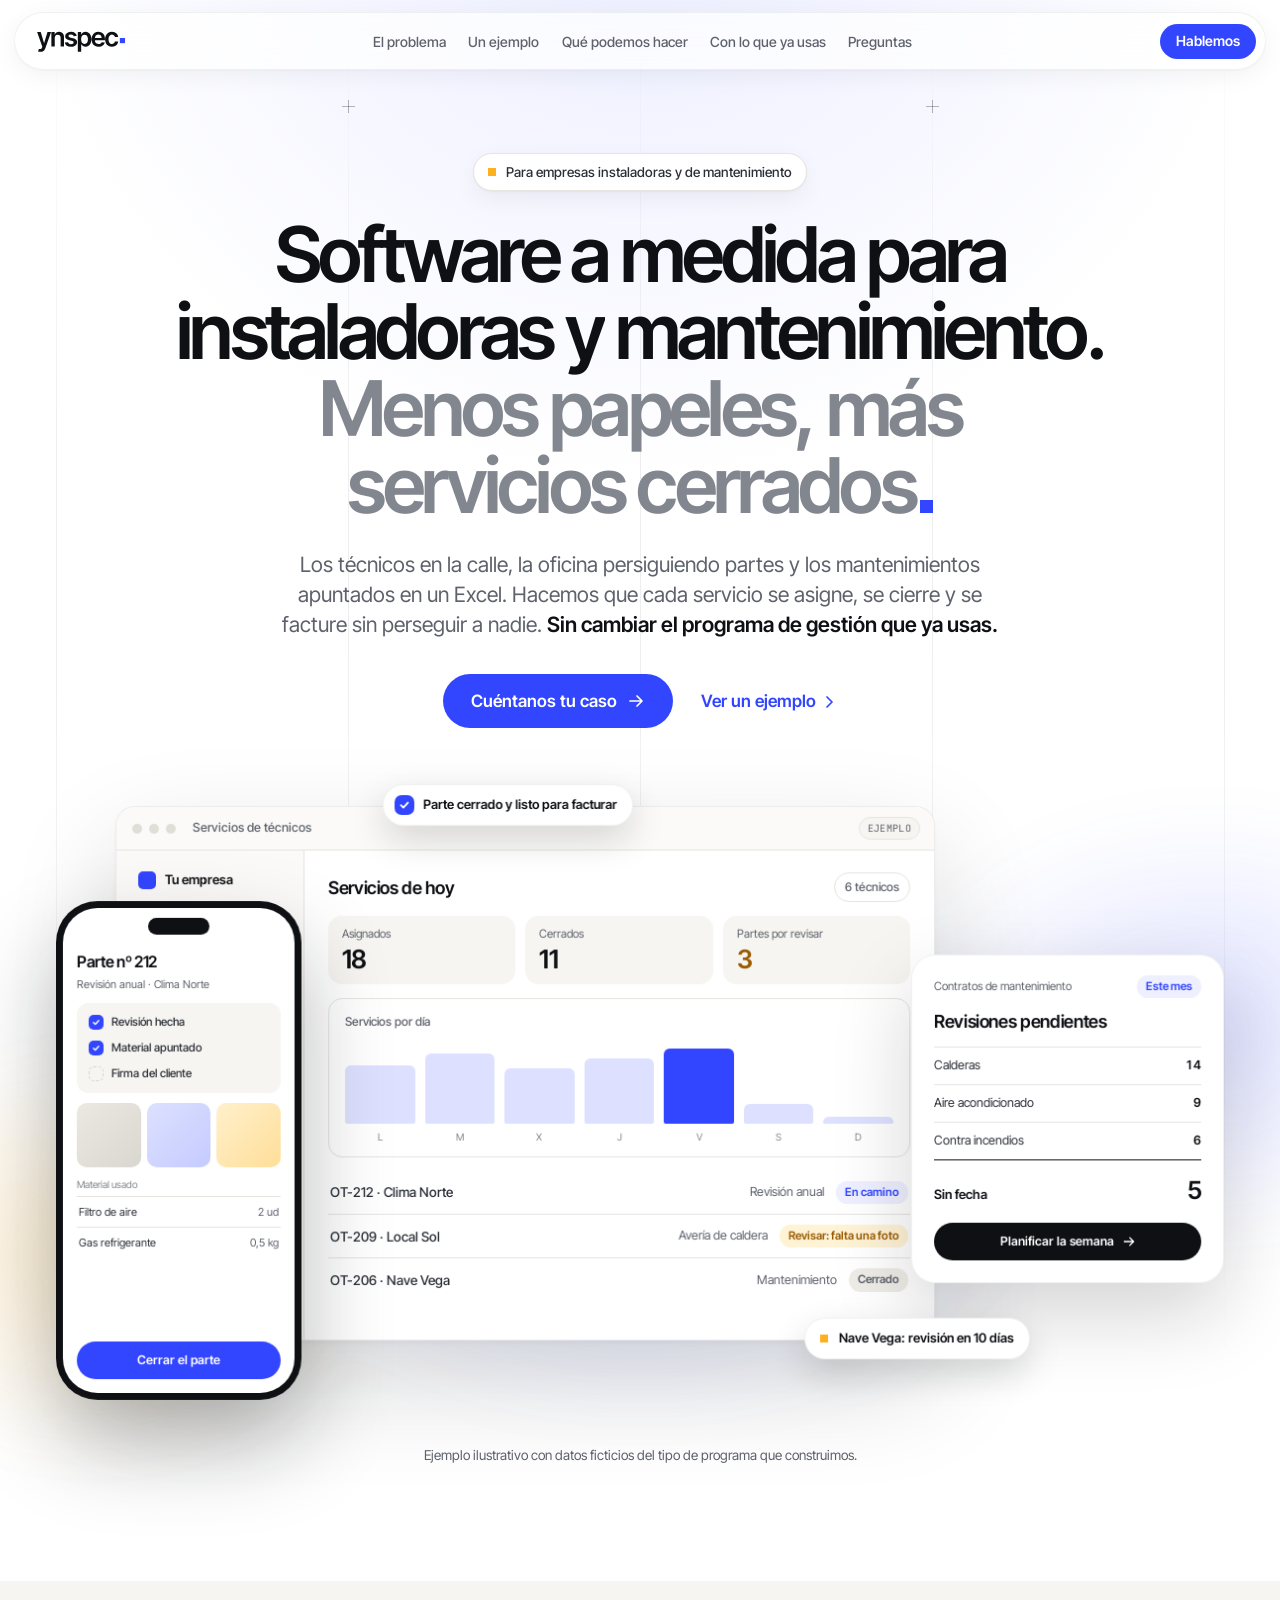
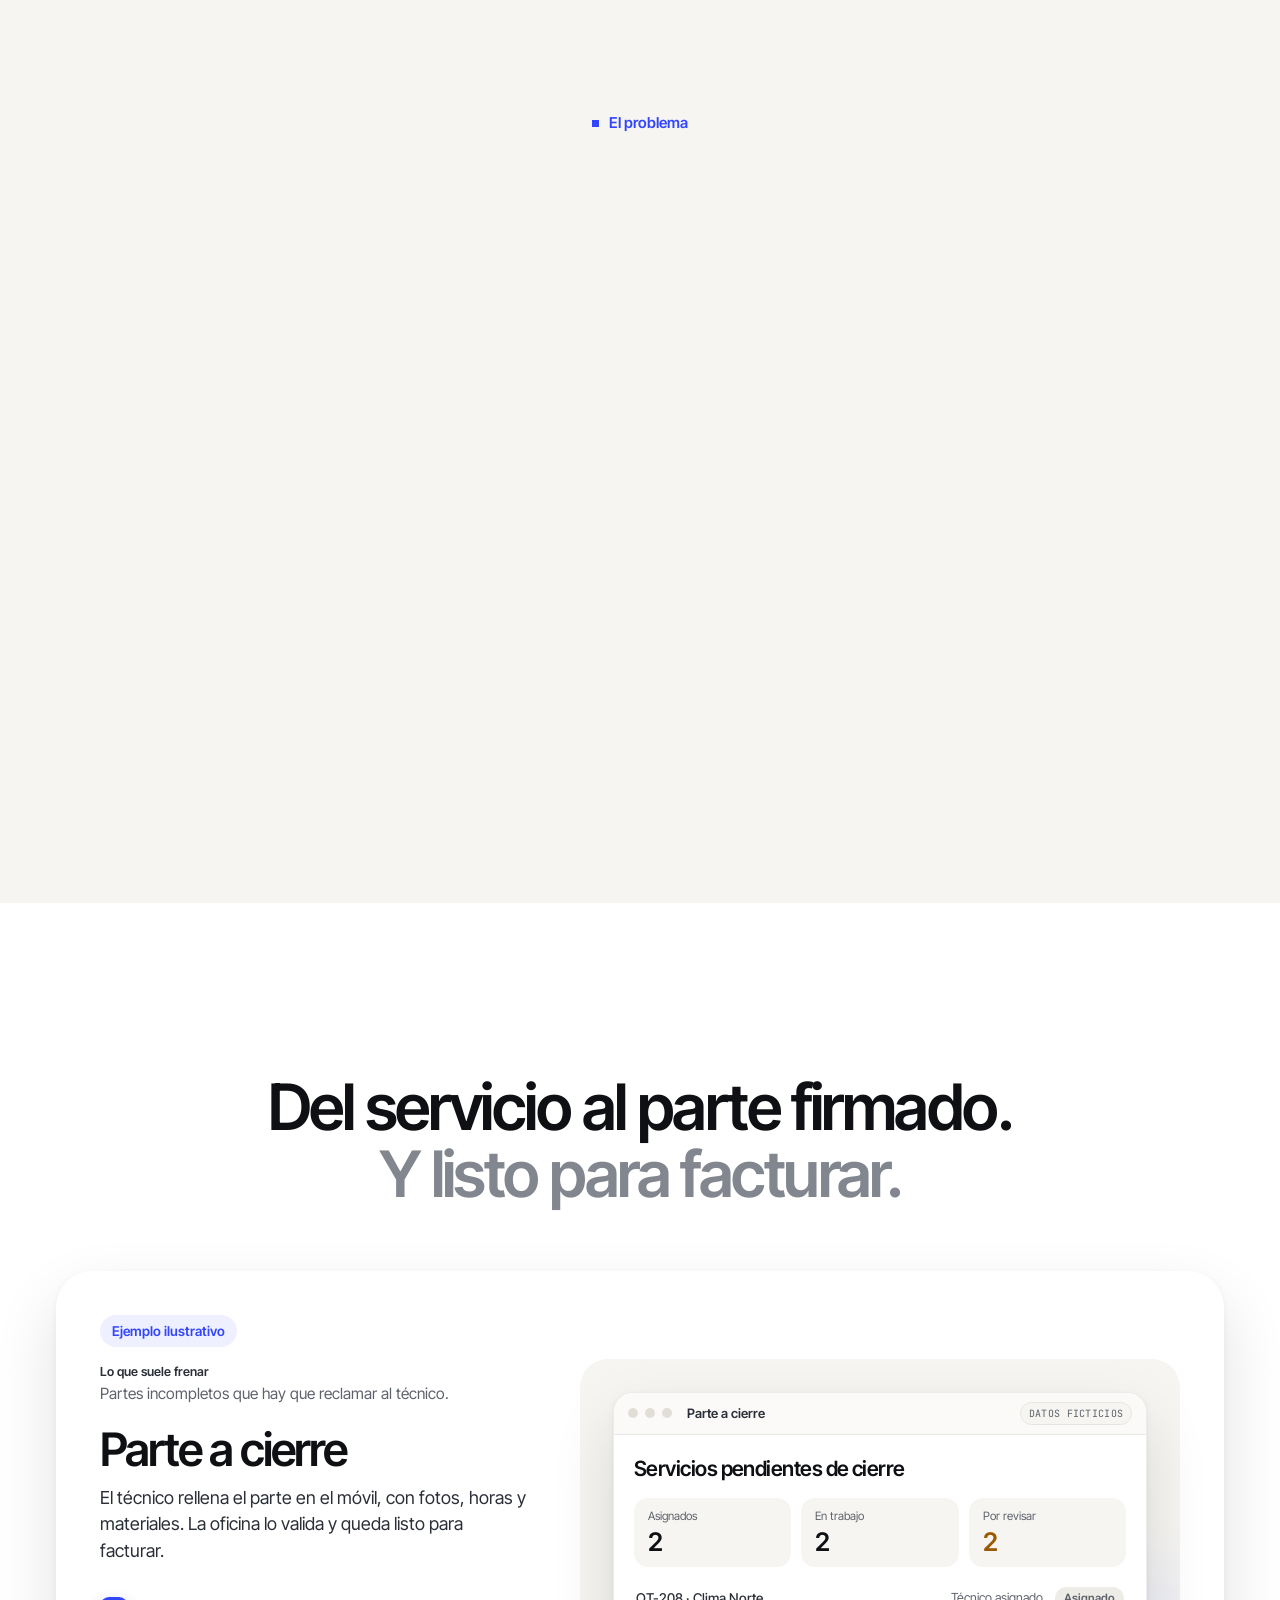
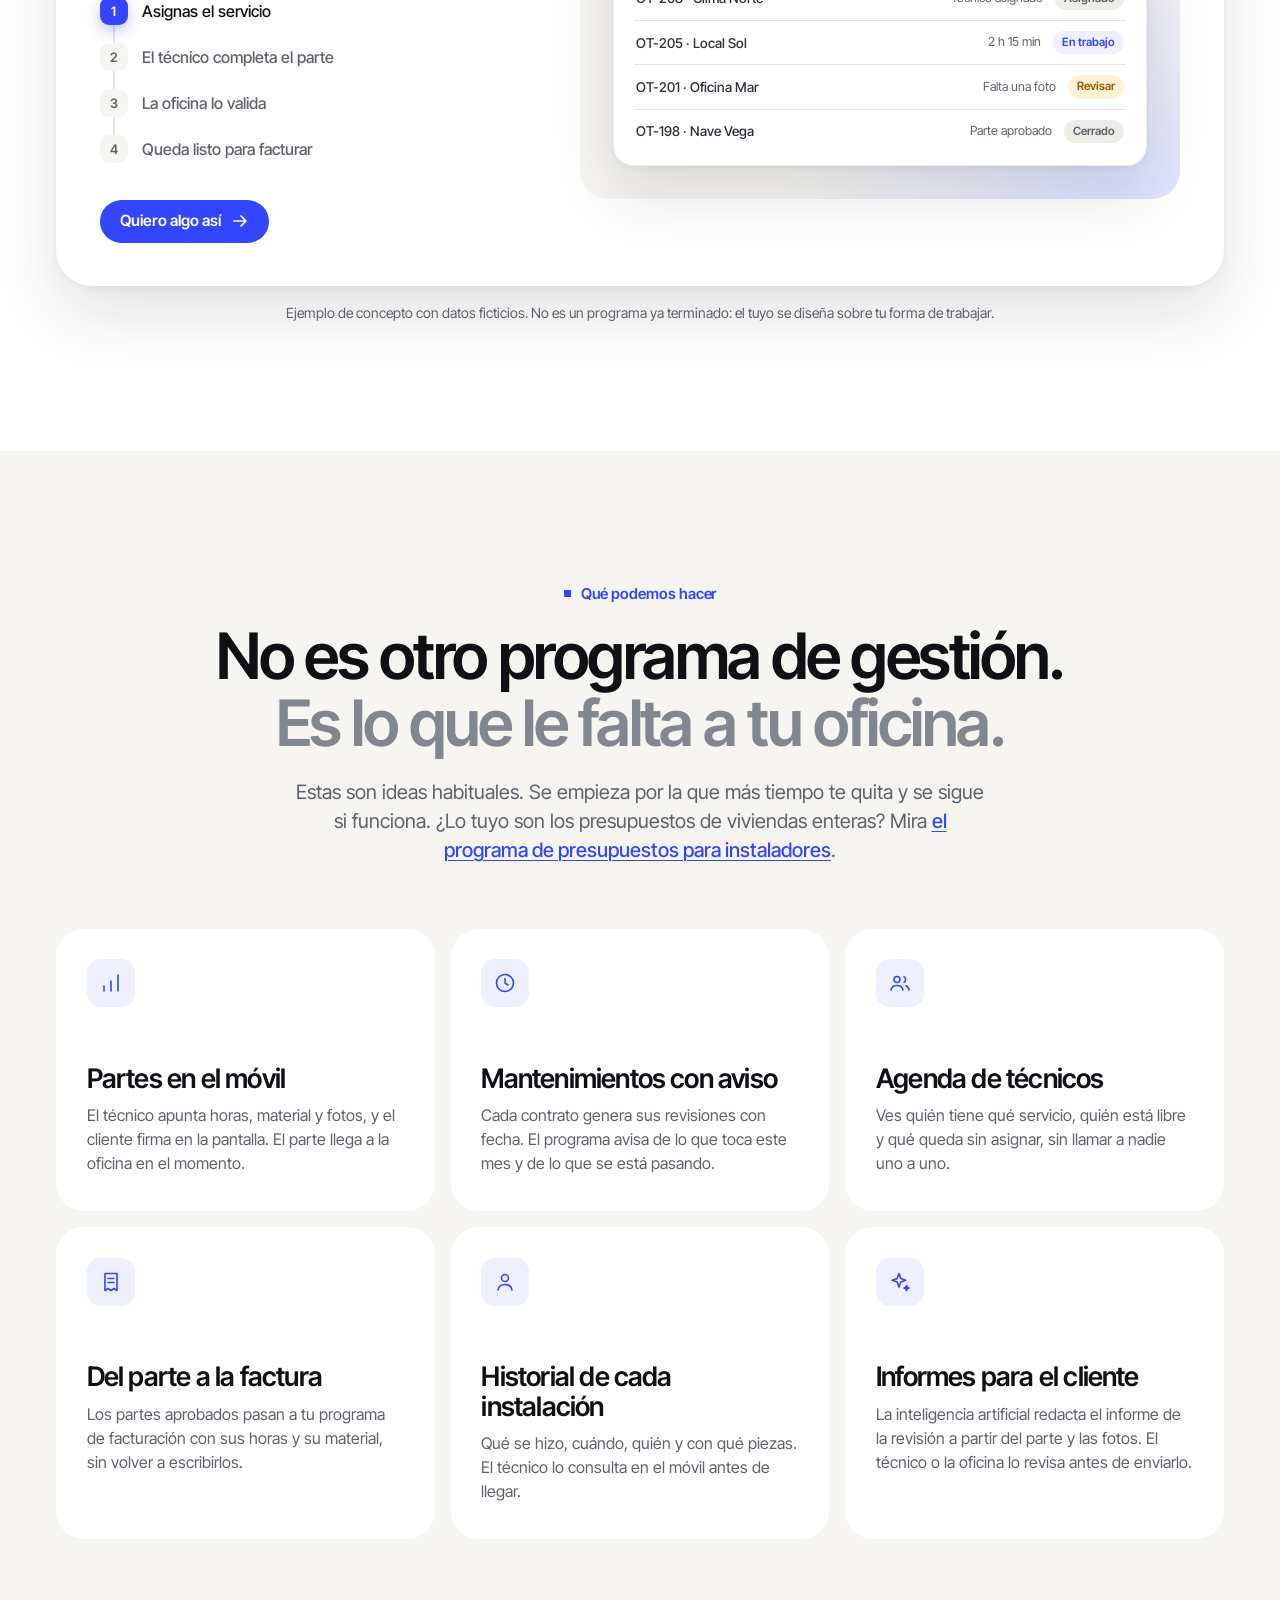
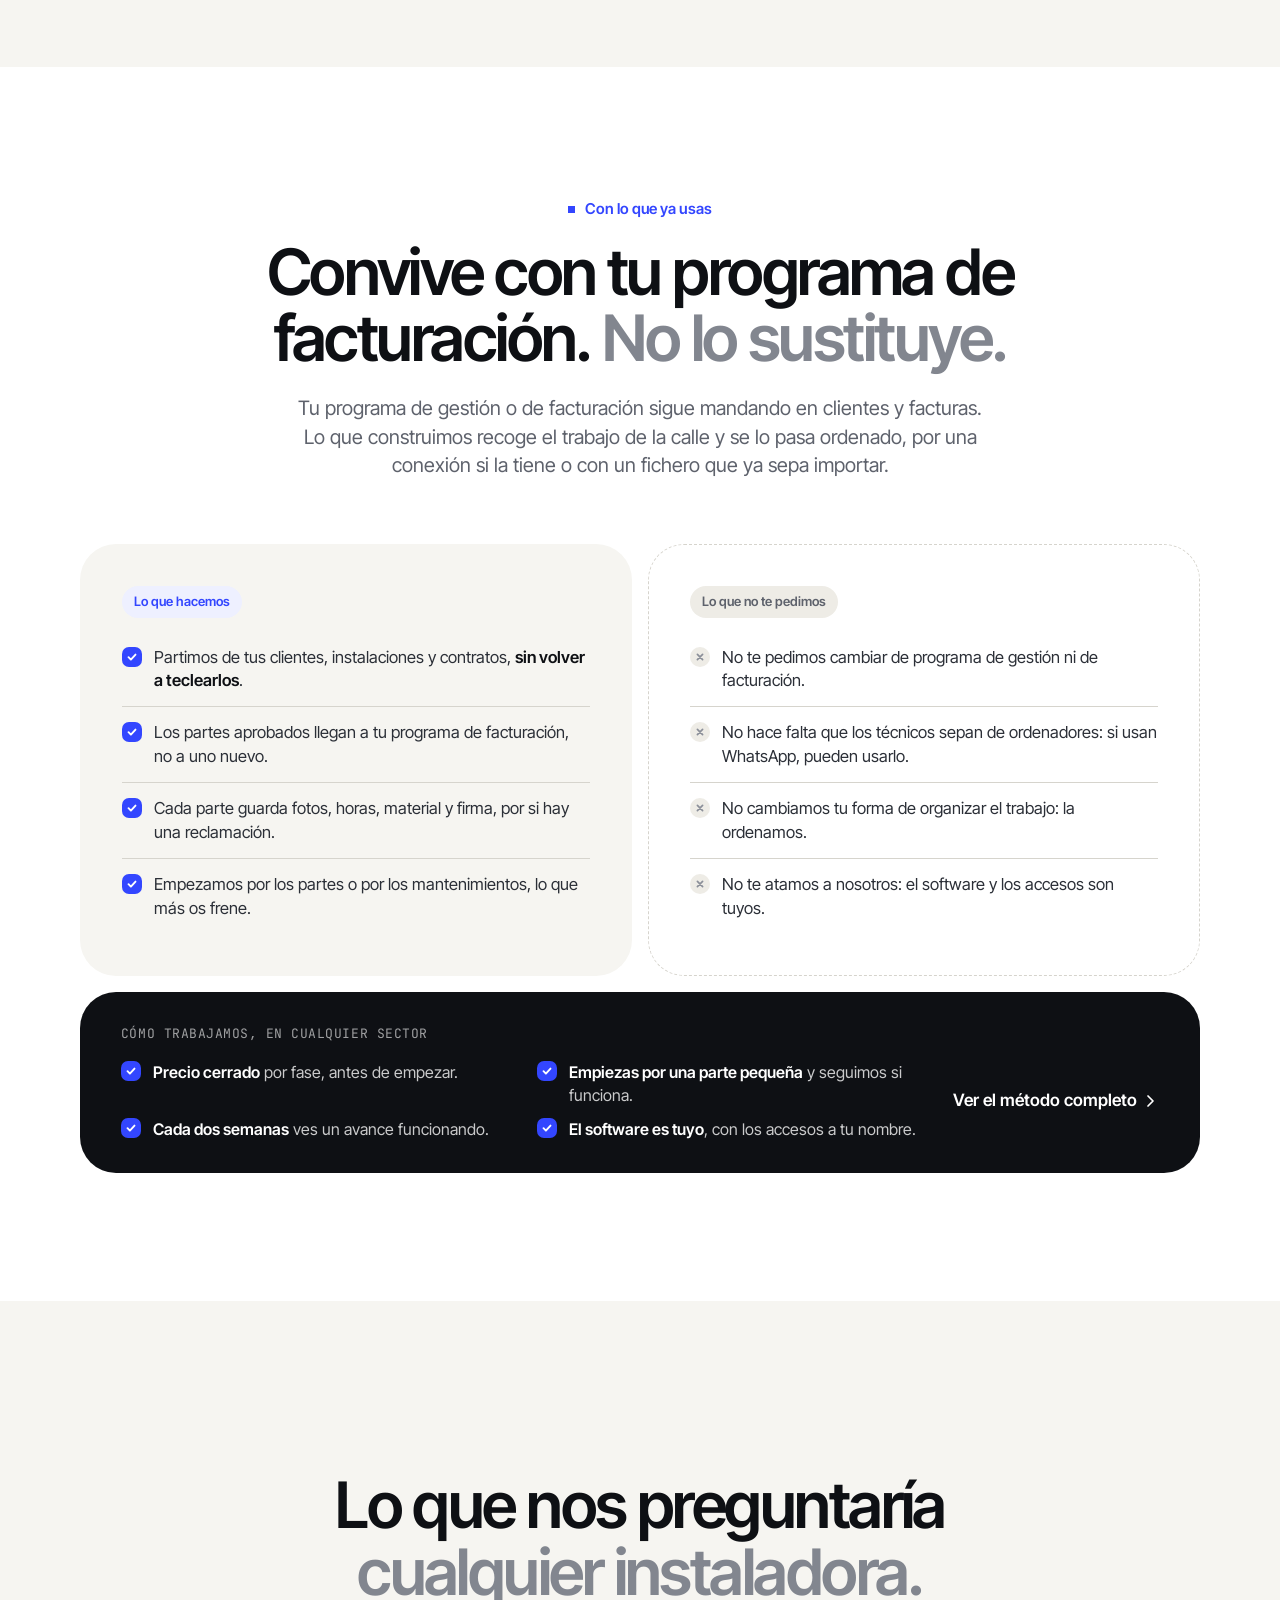
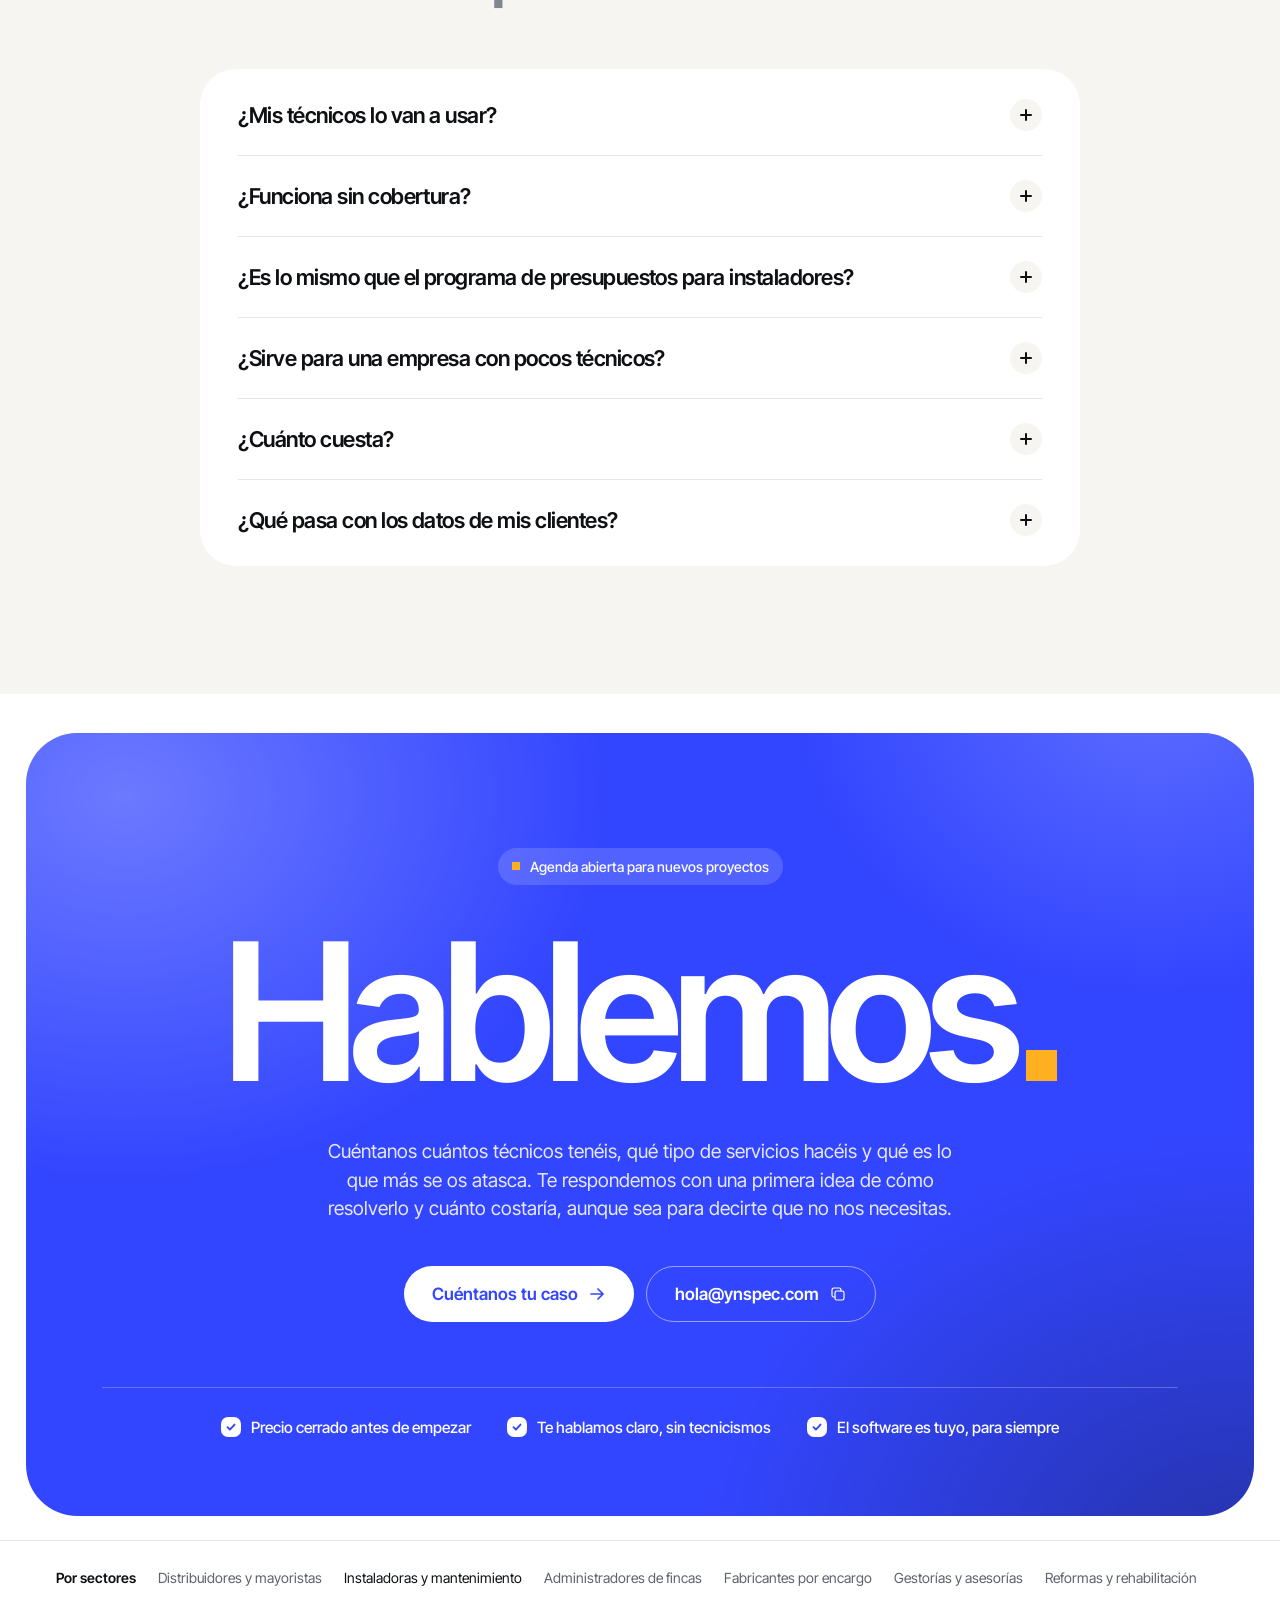
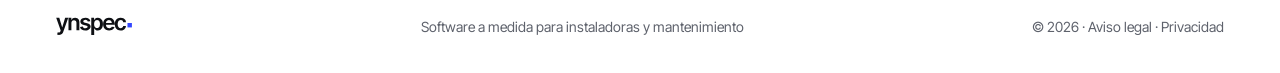
<file: sectores/instaladoras-y-mantenimiento.html>
<!doctype html>
<html lang="es" class="no-js">
  <head>
    <meta charset="utf-8" />
    <meta name="viewport" content="width=device-width, initial-scale=1" />
    <!-- Página generada por scripts/sectores.py desde contenido/sectores/instaladoras-y-mantenimiento.json: no editar a mano -->
    <title>Software a medida para instaladoras y mantenimiento · Ynspec</title>
    <meta name="description" content="Partes de trabajo en el móvil, mantenimientos que no se olvidan y técnicos organizados. Software hecho a medida de tu empresa instaladora." />
    <link rel="canonical" href="https://ynspec.com/sectores/instaladoras-y-mantenimiento" />
    <meta name="theme-color" content="#ffffff" />
    <meta name="color-scheme" content="light" />
    <meta name="format-detection" content="telephone=no" />
    <meta property="og:title" content="Software a medida para instaladoras y mantenimiento: menos papeles, más servicios cerrados" />
    <meta property="og:description" content="Partes de trabajo en el móvil, mantenimientos que no se olvidan y técnicos organizados. Software hecho a medida de tu empresa instaladora." />
    <meta property="og:type" content="website" />
    <meta property="og:site_name" content="Ynspec" />
    <meta property="og:locale" content="es_ES" />
    <meta property="og:url" content="https://ynspec.com/sectores/instaladoras-y-mantenimiento" />
    <meta property="og:image" content="https://ynspec.com/assets/img/og/instaladoras-y-mantenimiento.jpg?v=77333e67" />
    <meta property="og:image:secure_url" content="https://ynspec.com/assets/img/og/instaladoras-y-mantenimiento.jpg?v=77333e67" />
    <meta property="og:image:width" content="1200" />
    <meta property="og:image:height" content="630" />
    <meta property="og:image:type" content="image/jpeg" />
    <meta property="og:image:alt" content="Menos papeles. Más servicios cerrados." />
    <meta name="twitter:card" content="summary_large_image" />
    <meta name="twitter:title" content="Software a medida para instaladoras y mantenimiento: menos papeles, más servicios cerrados" />
    <meta name="twitter:description" content="Partes de trabajo en el móvil, mantenimientos que no se olvidan y técnicos organizados. Software hecho a medida de tu empresa instaladora." />
    <meta name="twitter:image" content="https://ynspec.com/assets/img/og/instaladoras-y-mantenimiento.jpg?v=77333e67" />
    <link rel="icon" href="/assets/img/favicon-32.png" type="image/png" sizes="32x32" />
    <link rel="icon" href="/assets/img/ynspec-simbolo-azul.svg" type="image/svg+xml" />
    <link rel="apple-touch-icon" href="/assets/img/apple-touch-icon.png" />
    <link rel="manifest" href="/site.webmanifest" />
    <link rel="preconnect" href="https://fonts.googleapis.com" />
    <link rel="preconnect" href="https://fonts.gstatic.com" crossorigin />
    <link
      href="https://fonts.googleapis.com/css2?family=Inter+Tight:wght@400;500;600;700&family=JetBrains+Mono:wght@400;500&display=swap"
      rel="stylesheet"
    />
    <link rel="stylesheet" href="/assets/css/styles.css" />
    <link rel="stylesheet" href="/assets/css/sector.css" />
    <script>
      document.documentElement.classList.replace('no-js', 'js');
    </script>
    <script type="application/ld+json">{"@context": "https://schema.org", "@graph": [{"@type": "Service", "@id": "https://ynspec.com/sectores/instaladoras-y-mantenimiento#servicio", "name": "Software a medida para instaladoras y mantenimiento", "serviceType": "Desarrollo de software a medida", "audience": {"@type": "BusinessAudience", "name": "Instaladoras y mantenimiento"}, "areaServed": {"@type": "Country", "name": "España"}, "provider": {"@id": "https://ynspec.com/#org"}, "url": "https://ynspec.com/sectores/instaladoras-y-mantenimiento", "description": "Partes de trabajo en el móvil, mantenimientos que no se olvidan y técnicos organizados. Software hecho a medida de tu empresa instaladora."}, {"@type": "BreadcrumbList", "itemListElement": [{"@type": "ListItem", "position": 1, "name": "Inicio", "item": "https://ynspec.com/"}, {"@type": "ListItem", "position": 2, "name": "Instaladoras y mantenimiento", "item": "https://ynspec.com/sectores/instaladoras-y-mantenimiento"}]}]}</script>
    <script type="application/ld+json">{"@context": "https://schema.org", "@type": "FAQPage", "mainEntity": [{"@type": "Question", "name": "¿Mis técnicos lo van a usar?", "acceptedAnswer": {"@type": "Answer", "text": "Si no es más fácil que el papel, no. Por eso lo diseñamos con ellos: pocas pantallas, botones grandes y lo justo para cerrar el parte. Lo prueban desde la primera versión."}}, {"@type": "Question", "name": "¿Funciona sin cobertura?", "acceptedAnswer": {"@type": "Answer", "text": "Se puede diseñar para que el parte se guarde en el móvil y se envíe cuando vuelva la cobertura. Si en tus trabajos pasa a menudo, lo tenemos en cuenta desde el principio."}}, {"@type": "Question", "name": "¿Es lo mismo que el programa de presupuestos para instaladores?", "acceptedAnswer": {"@type": "Answer", "text": "No. El programa de presupuestos es un producto que estamos desarrollando para presupuestar viviendas enteras. Aquí hablamos de software hecho a medida para organizar el trabajo de tu empresa: partes, mantenimientos y técnicos."}}, {"@type": "Question", "name": "¿Sirve para una empresa con pocos técnicos?", "acceptedAnswer": {"@type": "Answer", "text": "Sí. Con tres o cuatro técnicos ya se nota el tiempo que se va en reclamar partes. Se empieza por una parte pequeña, con precio cerrado, y se sigue si funciona."}}, {"@type": "Question", "name": "¿Cuánto cuesta?", "acceptedAnswer": {"@type": "Answer", "text": "Depende de lo que haya que hacer y de con qué programas haya que conectarlo. Antes de empezar tendrás el precio cerrado de cada fase, con los costes mensuales incluidos si los hay. Cuéntanos tu caso y te damos una primera cifra."}}, {"@type": "Question", "name": "¿Qué pasa con los datos de mis clientes?", "acceptedAnswer": {"@type": "Answer", "text": "Se guardan en servidores de la Unión Europea, solo acceden las personas que tú decidas y firmamos el contrato de encargado del tratamiento que pide el RGPD. Los datos y el software son tuyos."}}]}</script>
  </head>
  <body class="page-sector">
    <svg xmlns="http://www.w3.org/2000/svg" class="sprite" aria-hidden="true" focusable="false">
      <symbol id="logo" viewBox="0 20 240 57">
        <path
          fill="currentColor"
          d="M9.176 76.695q-1.899 .035-3.516-.263-1.599-.299-2.549-.686l2.162-7.189 .44 .105q2.83 .756 4.816 .123 1.987-.615 3.182-3.814l.791-2.145-14.203-40.131h9.791l9.035 29.707h.422l9.088-29.707h9.861l-15.75 44.051q-1.09 3.129-2.9 5.361-1.793 2.233-4.43 3.411-2.619 1.177-6.24 1.177zM48.434 38.99v23.01h-9.246v-39.305h9.07v6.715h.439q1.354-3.305 4.219-5.256 2.883-1.951 7.295-1.951 4.06 0 7.084 1.74 3.023 1.723 4.693 5.028 1.688 3.304 1.688 8.033v24.996h-9.246v-23.555q0-3.937-2.039-6.17-2.039-2.232-5.625-2.232-2.426 0-4.307 1.055-1.881 1.054-2.953 3.058-1.072 1.987-1.072 4.834zM108.504 33.137l-8.42 .879q-.51-1.916-2.268-3.411-1.757-1.511-4.974-1.511-2.883 0-4.834 1.265-1.934 1.266-1.934 3.252 0 1.705 1.283 2.813 1.284 1.107 4.272 1.775l6.697 1.406q5.555 1.178 8.279 3.797 2.743 2.619 2.743 6.821 0 3.709-2.145 6.539-2.144 2.83-5.924 4.429-3.761 1.6-8.683 1.6-7.207 0-11.602-3.041-4.377-3.059-5.256-8.473l9.018-.843q.615 2.654 2.619 4.007 2.021 1.336 5.203 1.336 3.305 0 5.309-1.353 2.021-1.354 2.021-3.322 0-3.323-5.308-4.483l-6.698-1.441q-5.642-1.213-8.367-3.973-2.707-2.76-2.707-7.049 0-3.656 2.004-6.328 2.004-2.672 5.59-4.148 3.586-1.477 8.314-1.477 6.926 0 10.881 2.971 3.955 2.953 4.887 7.963zM111.305 76.695v-54h9.07v6.504h.563q.703-1.406 2.003-3.041 1.319-1.635 3.534-2.795 2.232-1.16 5.713-1.16 4.535 0 8.191 2.32 3.656 2.321 5.818 6.838 2.162 4.5 2.162 11.057 0 6.451-2.109 11.004-2.109 4.535-5.783 6.908-3.656 2.373-8.297 2.373-3.357 0-5.59-1.125-2.232-1.142-3.586-2.742-1.336-1.617-2.056-3.059h-.387v20.918zM129.621 55.127q3.041 0 5.098-1.652 2.074-1.67 3.129-4.553 1.054-2.883 1.054-6.539 0-3.656-1.054-6.487-1.037-2.847-3.094-4.482-2.039-1.635-5.133-1.635-2.988 0-5.045 1.565-2.056 1.547-3.129 4.377-1.072 2.83-1.072 6.662 0 3.797 1.072 6.662 1.09 2.865 3.147 4.482 2.074 1.6 5.027 1.6zM167.912 62.791q-5.924 0-10.23-2.478-4.289-2.497-6.592-7.032-2.285-4.552-2.285-10.705 0-6.064 2.285-10.635 2.285-4.587 6.433-7.154 4.166-2.584 9.774-2.584 3.621 0 6.873 1.178 3.269 1.16 5.783 3.586 2.514 2.408 3.938 6.152 1.441 3.744 1.441 8.93v2.847h-32.221v-6.205h27.616l-4.307 1.829q0-3.323-1.02-5.801-1.019-2.496-3.041-3.903-2.004-1.406-4.992-1.406-2.988 0-5.097 1.424-2.092 1.406-3.2 3.779-1.107 2.356-1.107 5.274v4.306q0 3.604 1.248 6.153 1.266 2.549 3.533 3.884 2.285 1.336 5.274 1.336 1.986 0 3.621-.562 1.634-.58 2.812-1.723 1.178-1.142 1.793-2.795l8.649 1.002q-.809 3.41-3.094 5.959-2.268 2.532-5.801 3.938-3.533 1.406-8.086 1.406zM204.428 62.791q-5.854 0-10.073-2.584-4.201-2.602-6.468-7.154-2.25-4.571-2.25-10.512 0-6.029 2.285-10.6 2.285-4.57 6.504-7.154 4.219-2.584 9.967-2.584 4.798 0 8.472 1.758 3.692 1.758 5.889 4.939 2.215 3.164 2.531 7.436h-8.859q-.352-1.898-1.371-3.41-1.002-1.512-2.655-2.373-1.652-.879-3.884-.879-2.848 0-4.993 1.529-2.127 1.512-3.322 4.36-1.178 2.847-1.178 6.82 0 4.008 1.161 6.908 1.177 2.9 3.304 4.465 2.145 1.564 5.028 1.564 3.058 0 5.185-1.793 2.127-1.793 2.725-4.957h8.859q-.334 4.166-2.478 7.383-2.127 3.199-5.784 5.027-3.638 1.811-8.595 1.811z"
        />
        <rect x="226" y="39" width="14" height="14" style="fill: var(--logo-dot, #3346ff)" />
      </symbol>

      <symbol id="i-arrow" viewBox="0 0 18 18"><path d="M3 9h12M10 4l5 5-5 5" /></symbol>
      <symbol id="i-chev" viewBox="0 0 18 18"><path d="M7 4l5 5-5 5" /></symbol>

      <!-- problema -->
      <symbol id="i-copy" viewBox="0 0 24 24"><rect x="8" y="8" width="12" height="12" rx="2.5" /><path d="M16 8V6.500A2.500 2.500 0 0 0 13.500 4h-7A2.500 2.500 0 0 0 4 6.500v7A2.500 2.500 0 0 0 6.500 16H8" /></symbol>
      <symbol id="i-clock" viewBox="0 0 24 24"><circle cx="12" cy="12" r="8.5" /><path d="M12 7.500V12l3 2" /></symbol>
      <symbol id="i-receipt" viewBox="0 0 24 24"><path d="M6 3.500h12v17l-3-2-3 2-3-2-3 2z" /><path d="M9 8.500h6M9 12.500h6" /></symbol>
      <symbol id="i-user" viewBox="0 0 24 24"><circle cx="12" cy="8" r="3.5" /><path d="M5 20c.6-3.600 3.300-5.500 7-5.500s6.400 1.900 7 5.500" /></symbol>
      <symbol id="i-unlink" viewBox="0 0 24 24"><rect x="2.500" y="7" width="7" height="10" rx="2" /><rect x="14.500" y="7" width="7" height="10" rx="2" /><path d="M11 10l2 4M13 10l-2 4" /></symbol>
      <symbol id="i-window" viewBox="0 0 24 24"><rect x="3" y="4.500" width="18" height="15" rx="2.5" /><path d="M3 9h18M6.500 6.800h.01M9 6.800h.01M12 12v3.500M12 17.500h.01" /></symbol>
      <symbol id="i-bulb" viewBox="0 0 24 24"><path d="M9.500 18h5M10.500 21h3" /><path d="M12 3a6 6 0 0 0-3.500 10.900c.6.500 1 1.200 1 2v.100h5v-.100c0-.800.400-1.500 1-2A6 6 0 0 0 12 3z" /></symbol>
      <symbol id="i-scales" viewBox="0 0 24 24"><path d="M12 4v16M7.500 20h9M5 8h14" /><path d="M5 8l-2.500 6a2.700 2.700 0 0 0 5 0zM19 8l-2.500 6a2.700 2.700 0 0 0 5 0z" /></symbol>

      <!-- beneficios -->
      <symbol id="i-steps" viewBox="0 0 24 24"><path d="M5 20v-5M12 20V10M19 20V4" /></symbol>
      <symbol id="i-link" viewBox="0 0 24 24"><rect x="2.500" y="7" width="7" height="10" rx="2" /><rect x="14.500" y="7" width="7" height="10" rx="2" /><path d="M9.500 12h5" /></symbol>
      <symbol id="i-team" viewBox="0 0 24 24"><circle cx="9" cy="8.500" r="3" /><path d="M3 19c.5-3 2.700-4.500 6-4.500s5.500 1.500 6 4.500" /><path d="M16 5.800a3 3 0 0 1 0 5.400M18 14.800c1.700.600 2.700 2 3 4.200" /></symbol>
      <symbol id="i-chat" viewBox="0 0 24 24"><path d="M4 5.500h16v11h-9L6.500 20v-3.500H4z" /><path d="M8 9.500h8M8 12.500h5" /></symbol>
      <symbol id="i-key" viewBox="0 0 24 24"><circle cx="8" cy="12" r="4" /><path d="M12 12h9v3M17.500 12v2.500" /></symbol>
      <symbol id="i-spark" viewBox="0 0 24 24"><path d="M11 3.500l1.800 5 5 1.800-5 1.800-1.800 5-1.800-5-5-1.800 5-1.800z" /><path d="M18.500 15.500l.7 1.800 1.800.7-1.800.7-.7 1.800-.7-1.800-1.800-.7 1.800-.7z" /></symbol>
    </svg>

    <a class="skip" href="#problema">Saltar al contenido</a>
    <div class="progress" aria-hidden="true"><span></span></div>

    <header class="nav" id="nav">
      <div class="nav__bar">
        <a class="logo" href="/" aria-label="Ynspec, ir a la página principal">
          <svg aria-hidden="true"><use href="#logo" /></svg>
        </a>

        <nav class="nav__links" aria-label="Secciones">
          <a href="#problema" data-nav>El problema</a>
          <a href="#ejemplo" data-nav>Un ejemplo</a>
          <a href="#ideas" data-nav>Qué podemos hacer</a>
          <a href="#encaje" data-nav>Con lo que ya usas</a>
          <a href="#faq" data-nav>Preguntas</a>
          <span class="nav__indicator" aria-hidden="true"></span>
        </nav>

        <a class="btn btn--primary btn--sm nav__cta" href="#contacto">Hablemos</a>

        <button class="nav__burger" type="button" aria-expanded="false" aria-controls="menu" aria-label="Abrir menú">
          <span></span><span></span>
        </button>
      </div>
    </header>

    <div class="menu" id="menu" aria-hidden="true">
      <nav class="menu__links" aria-label="Secciones (móvil)">
        <a href="#problema"><span>01</span>El problema</a>
        <a href="#ejemplo"><span>02</span>Un ejemplo</a>
        <a href="#ideas"><span>03</span>Qué podemos hacer</a>
        <a href="#encaje"><span>04</span>Con lo que ya usas</a>
        <a href="#faq"><span>05</span>Preguntas</a>
        <a href="/"><span>06</span>Ynspec</a>
      </nav>
      <a class="btn btn--primary btn--lg menu__cta" href="#contacto">
        Cuéntanos tu caso
        <svg class="arrow" aria-hidden="true"><use href="#i-arrow" /></svg>
      </a>
    </div>

    <main>
      <section class="hero hero--sector" id="inicio">
        <div class="hero__bg" aria-hidden="true">
          <div class="gridlines">
            <i></i><i></i><i></i><i></i><i></i>
            <b style="--c: 1; --y: 100px"></b>
            <b style="--c: 3; --y: 100px"></b>
          </div>
        </div>

        <div class="wrap hero__inner">
          <p class="badge intro" style="--d: 0ms">
            <span class="sq sq--amber sq--pulse"></span><span>Para empresas instaladoras y de mantenimiento</span>
          </p>

          <h1 class="hero__title">
            <span class="hero__line" data-split>Software a medida para instaladoras y mantenimiento.</span>
            <span class="hero__line hero__line--g" data-split>Menos papeles, más servicios cerrados<i class="dot" aria-hidden="true"></i></span>
          </h1>

          <p class="hero__sub intro" style="--d: 420ms">Los técnicos en la calle, la oficina persiguiendo partes y los mantenimientos apuntados en un Excel. Hacemos que cada servicio se asigne, se cierre y se facture sin perseguir a nadie. <strong>Sin cambiar el programa de gestión que ya usas.</strong></p>

          <div class="hero__cta intro" style="--d: 540ms">
            <a class="btn btn--primary btn--lg" href="#contacto" data-magnetic>
              Cuéntanos tu caso
              <svg class="arrow" aria-hidden="true"><use href="#i-arrow" /></svg>
            </a>
            <a class="link" href="#ejemplo">
              Ver un ejemplo
              <svg class="arrow" aria-hidden="true"><use href="#i-chev" /></svg>
            </a>
          </div>
          <div class="stage" id="stage" aria-hidden="true">
            <div class="stage__glow"></div>
            <div class="stage__inner">
              <div class="layer layer--win">
                <div class="win">
                  <div class="win__bar"><i></i><i></i><i></i><span>Servicios de técnicos</span><em class="tag">Ejemplo</em></div>
                  <div class="win__body">
                    <div class="win__side">
                      <p class="win__org"><i></i>Tu empresa</p>
                      <b>Inicio</b><b class="is-on">Servicios</b><b>Agenda</b><b>Contratos</b><b>Clientes</b><b>Materiales</b>
                    </div>
                    <div class="win__main">
                      <p class="win__h">Servicios de hoy<em>6 técnicos</em></p>
                      <div class="kpis"><div class="kpi"><small>Asignados</small><strong>18</strong></div><div class="kpi"><small>Cerrados</small><strong>11</strong></div><div class="kpi is-warn"><small>Partes por revisar</small><strong>3</strong></div></div>
                      <div class="chart">
                        <p class="chart__t">Servicios por día</p>
                        <div class="chart__bars"><span style="--h: 70%; --i: 0"></span><span style="--h: 84%; --i: 1"></span><span style="--h: 66%; --i: 2"></span><span style="--h: 78%; --i: 3"></span><span class="is-on" style="--h: 90%; --i: 4"></span><span style="--h: 24%; --i: 5"></span><span style="--h: 8%; --i: 6"></span></div>
                        <div class="chart__x"><span>L</span><span>M</span><span>X</span><span>J</span><span>V</span><span>S</span><span>D</span></div>
                      </div>
                      <ul class="rows">
                        <li><span>OT-212 · Clima Norte</span><small>Revisión anual</small><em class="pill">En camino</em></li>
                        <li><span>OT-209 · Local Sol</span><small>Avería de caldera</small><em class="pill pill--amber">Revisar: falta una foto</em></li>
                        <li><span>OT-206 · Nave Vega</span><small>Mantenimiento</small><em class="pill pill--gray">Cerrado</em></li>
                      </ul>
                    </div>
                  </div>
                </div>
              </div>

              <div class="layer layer--phone">
                <div class="bob">
                  <div class="phone">
                    <div class="phone__screen">
                      <p class="phone__t">Parte nº 212</p>
                      <p class="phone__s">Revisión anual · Clima Norte</p>
                      <ul class="checks-mini"><li><i class="ok"></i>Revisión hecha</li><li><i class="ok"></i>Material apuntado</li><li><i class="wait"></i>Firma del cliente</li></ul>
                      <div class="thumbs"><span></span><span></span><span></span></div>
                      <div class="phone__done"><small>Material usado</small><ul><li><span>Filtro de aire</span><em>2 ud</em></li><li><span>Gas refrigerante</span><em>0,5 kg</em></li></ul></div>
                      <span class="phone__btn">Cerrar el parte</span>
                    </div>
                  </div>
                </div>
              </div>

              <div class="layer layer--quote">
                <div class="bob">
                  <div class="quote">
                    <p class="quote__top"><small>Contratos de mantenimiento</small><em class="pill">Este mes</em></p>
                    <p class="quote__t">Revisiones pendientes</p>
                    <ul><li><span>Calderas</span><span>14</span></li><li><span>Aire acondicionado</span><span>9</span></li><li><span>Contra incendios</span><span>6</span></li></ul>
                    <p class="quote__total"><span>Sin fecha</span><b>5</b></p>
                    <span class="quote__btn">Planificar la semana<svg class="arrow"><use href="#i-arrow" /></svg></span>
                  </div>
                </div>
              </div>

              <div class="layer layer--fa">
                <div class="bob"><p class="float"><i class="ok"></i><span>Parte cerrado y listo para facturar</span></p></div>
              </div>
              <div class="layer layer--fb">
                <div class="bob"><p class="float"><span class="sq sq--amber"></span><span>Nave Vega: revisión en 10 días</span></p></div>
              </div>
            </div>
          </div>
          <p class="stage__cap intro" style="--d: 900ms">Ejemplo ilustrativo con datos ficticios del tipo de programa que construimos.</p>
        </div>
      </section>

      <section class="section section--paper" id="problema" data-section>
        <div class="wrap">
          <header class="head">
            <p class="eyebrow reveal">El problema</p>
            <h2 class="h2" data-split>Sabes hacer el trabajo. <span class="g">Lo que se atasca es el papeleo de después.</span></h2>
            <p class="sub reveal">El servicio se hace bien. Lo que falla es todo lo que lo rodea: partes que no vuelven, horas y material que nadie apunta igual, mantenimientos que dependen de una hoja de cálculo y facturas que salen tarde.</p>
          </header>

          <p class="kicker reveal">¿Te suena alguna?</p>
          <ul class="pains" data-stagger>
            <li class="pain reveal" data-spot>
              <span class="ico-box"><svg class="ico" aria-hidden="true"><use href="#i-receipt" /></svg></span>
              <div>
                <h3>Partes que hay que reclamar</h3>
                <p>El técnico lo deja para luego, el papel se pierde en la furgoneta y la oficina no puede facturar hasta que aparece.</p>
              </div>
            </li>
            <li class="pain reveal" data-spot>
              <span class="ico-box"><svg class="ico" aria-hidden="true"><use href="#i-clock" /></svg></span>
              <div>
                <h3>Mantenimientos que se pasan</h3>
                <p>Las revisiones periódicas viven en un Excel o en la cabeza de alguien. Cuando se olvida una, el cliente se entera antes que tú.</p>
              </div>
            </li>
            <li class="pain reveal" data-spot>
              <span class="ico-box"><svg class="ico" aria-hidden="true"><use href="#i-team" /></svg></span>
              <div>
                <h3>La agenda, a base de llamadas</h3>
                <p>Quién está libre, quién está cerca, quién lleva el material. Organizar el día se lleva media mañana al teléfono.</p>
              </div>
            </li>
            <li class="pain reveal" data-spot>
              <span class="ico-box"><svg class="ico" aria-hidden="true"><use href="#i-unlink" /></svg></span>
              <div>
                <h3>Material que no se cobra</h3>
                <p>Lo que se gastó en la obra no siempre llega a la factura. Y se nota a final de mes, sin saber dónde se fue.</p>
              </div>
            </li>
          </ul>
        </div>
      </section>

      <section class="section" id="ejemplo" data-section>
        <div class="wrap">
          <header class="head">
            <p class="eyebrow reveal">Un ejemplo</p>
            <h2 class="h2" data-split>Del servicio al parte firmado. <span class="g">Y listo para facturar.</span></h2>
          </header>

          <div class="xp reveal" id="xp">
            <div class="xp__info">
              <p class="xp__sector">Ejemplo ilustrativo</p>
              <p class="xp__pain"><b>Lo que suele frenar</b><span>Partes incompletos que hay que reclamar al técnico.</span></p>
              <h3 class="xp__name">Parte a cierre</h3>
              <p class="xp__desc">El técnico rellena el parte en el móvil, con fotos, horas y materiales. La oficina lo valida y queda listo para facturar.</p>
              <ol class="flow" id="k-flow">
                <li class="is-on"><span>1</span>Asignas el servicio</li>
                <li><span>2</span>El técnico completa el parte</li>
                <li><span>3</span>La oficina lo valida</li>
                <li><span>4</span>Queda listo para facturar</li>
              </ol>
              <a class="btn btn--primary" href="#contacto">
                Quiero algo así
                <svg class="arrow" aria-hidden="true"><use href="#i-arrow" /></svg>
              </a>
            </div>

            <div class="xp__visual" aria-hidden="true">
              <div class="mock">
                <div class="mock__bar"><i></i><i></i><i></i><span>Parte a cierre</span><em class="tag">Datos ficticios</em></div>
                <div class="mock__body">
                  <p class="mock__h">Servicios pendientes de cierre</p>
                  <div class="kpis">
                    <div class="kpi"><small>Asignados</small><strong>2</strong></div>
                    <div class="kpi"><small>En trabajo</small><strong>2</strong></div>
                    <div class="kpi is-warn"><small>Por revisar</small><strong>2</strong></div>
                  </div>
                  <ul class="rows">
                    <li><span>OT-208 · Clima Norte</span><small>Técnico asignado</small><em class="pill pill--gray">Asignado</em></li>
                    <li><span>OT-205 · Local Sol</span><small>2 h 15 min</small><em class="pill">En trabajo</em></li>
                    <li><span>OT-201 · Oficina Mar</span><small>Falta una foto</small><em class="pill pill--amber">Revisar</em></li>
                    <li><span>OT-198 · Nave Vega</span><small>Parte aprobado</small><em class="pill pill--gray">Cerrado</em></li>
                  </ul>
                </div>
              </div>
            </div>
          </div>
          <p class="xp__cap reveal">Ejemplo de concepto con datos ficticios. No es un programa ya terminado: el tuyo se diseña sobre tu forma de trabajar.</p>
        </div>
      </section>

      <section class="section section--paper" id="ideas" data-section>
        <div class="wrap">
          <header class="head">
            <p class="eyebrow reveal">Qué podemos hacer</p>
            <h2 class="h2" data-split>No es otro programa de gestión. <span class="g">Es lo que le falta a tu oficina.</span></h2>
            <p class="sub reveal">Estas son ideas habituales. Se empieza por la que más tiempo te quita y se sigue si funciona. ¿Lo tuyo son los presupuestos de viviendas enteras? Mira <a class="ilink" href="/instaladores">el programa de presupuestos para instaladores</a>.</p>
          </header>

          <ul class="benefits" data-stagger>
            <li class="benefit reveal" data-spot>
              <span class="ico-box"><svg class="ico" aria-hidden="true"><use href="#i-steps" /></svg></span>
              <h3>Partes en el móvil</h3>
              <p>El técnico apunta horas, material y fotos, y el cliente firma en la pantalla. El parte llega a la oficina en el momento.</p>
            </li>
            <li class="benefit reveal" data-spot>
              <span class="ico-box"><svg class="ico" aria-hidden="true"><use href="#i-clock" /></svg></span>
              <h3>Mantenimientos con aviso</h3>
              <p>Cada contrato genera sus revisiones con fecha. El programa avisa de lo que toca este mes y de lo que se está pasando.</p>
            </li>
            <li class="benefit reveal" data-spot>
              <span class="ico-box"><svg class="ico" aria-hidden="true"><use href="#i-team" /></svg></span>
              <h3>Agenda de técnicos</h3>
              <p>Ves quién tiene qué servicio, quién está libre y qué queda sin asignar, sin llamar a nadie uno a uno.</p>
            </li>
            <li class="benefit reveal" data-spot>
              <span class="ico-box"><svg class="ico" aria-hidden="true"><use href="#i-receipt" /></svg></span>
              <h3>Del parte a la factura</h3>
              <p>Los partes aprobados pasan a tu programa de facturación con sus horas y su material, sin volver a escribirlos.</p>
            </li>
            <li class="benefit reveal" data-spot>
              <span class="ico-box"><svg class="ico" aria-hidden="true"><use href="#i-user" /></svg></span>
              <h3>Historial de cada instalación</h3>
              <p>Qué se hizo, cuándo, quién y con qué piezas. El técnico lo consulta en el móvil antes de llegar.</p>
            </li>
            <li class="benefit reveal" data-spot>
              <span class="ico-box"><svg class="ico" aria-hidden="true"><use href="#i-spark" /></svg></span>
              <h3>Informes para el cliente</h3>
              <p>La inteligencia artificial redacta el informe de la revisión a partir del parte y las fotos. El técnico o la oficina lo revisa antes de enviarlo.</p>
            </li>
          </ul>
        </div>
      </section>

      <section class="section" id="encaje" data-section>
        <div class="wrap">
          <header class="head">
            <p class="eyebrow reveal">Con lo que ya usas</p>
            <h2 class="h2" data-split>Convive con tu programa de facturación. <span class="g">No lo sustituye.</span></h2>
            <p class="sub reveal">Tu programa de gestión o de facturación sigue mandando en clientes y facturas. Lo que construimos recoge el trabajo de la calle y se lo pasa ordenado, por una conexión si la tiene o con un fichero que ya sepa importar.</p>
          </header>

          <div class="honest" data-stagger>
            <article class="honest__card reveal" data-spot>
              <p class="honest__tag">Lo que hacemos</p>
              <ul class="honest__list">
                <li><i class="ok"></i><span>Partimos de tus clientes, instalaciones y contratos, <strong>sin volver a teclearlos</strong>.</span></li>
                <li><i class="ok"></i><span>Los partes aprobados llegan a tu programa de facturación, no a uno nuevo.</span></li>
                <li><i class="ok"></i><span>Cada parte guarda fotos, horas, material y firma, por si hay una reclamación.</span></li>
                <li><i class="ok"></i><span>Empezamos por los partes o por los mantenimientos, lo que más os frene.</span></li>
              </ul>
            </article>
            <article class="honest__card honest__card--no reveal" data-spot>
              <p class="honest__tag">Lo que no te pedimos</p>
              <ul class="honest__list">
                <li><i class="x"></i><span>No te pedimos cambiar de programa de gestión ni de facturación.</span></li>
                <li><i class="x"></i><span>No hace falta que los técnicos sepan de ordenadores: si usan WhatsApp, pueden usarlo.</span></li>
                <li><i class="x"></i><span>No cambiamos tu forma de organizar el trabajo: la ordenamos.</span></li>
                <li><i class="x"></i><span>No te atamos a nosotros: el software y los accesos son tuyos.</span></li>
              </ul>
            </article>
          </div>

          <div class="method reveal">
            <p class="method__h">Cómo trabajamos, en cualquier sector</p>
            <ul class="method__list">
              <li><i class="ok"></i><span><strong>Precio cerrado</strong> por fase, antes de empezar.</span></li>
              <li><i class="ok"></i><span><strong>Empiezas por una parte pequeña</strong> y seguimos si funciona.</span></li>
              <li><i class="ok"></i><span><strong>Cada dos semanas</strong> ves un avance funcionando.</span></li>
              <li><i class="ok"></i><span><strong>El software es tuyo</strong>, con los accesos a tu nombre.</span></li>
            </ul>
            <a class="link" href="/#metodo">
              Ver el método completo
              <svg class="arrow" aria-hidden="true"><use href="#i-chev" /></svg>
            </a>
          </div>
        </div>
      </section>

      <section class="section section--paper" id="faq" data-section>
        <div class="wrap">
          <header class="head">
            <p class="eyebrow reveal">Preguntas frecuentes</p>
            <h2 class="h2" data-split>Lo que nos preguntaría <span class="g">cualquier instaladora.</span></h2>
          </header>

          <div class="faq reveal">
            <div class="faq__item">
              <button class="faq__q" aria-expanded="false">¿Mis técnicos lo van a usar?<i></i></button>
              <div class="faq__a"><div><p>Si no es más fácil que el papel, no. Por eso lo diseñamos con ellos: pocas pantallas, botones grandes y lo justo para cerrar el parte. Lo prueban desde la primera versión.</p></div></div>
            </div>
            <div class="faq__item">
              <button class="faq__q" aria-expanded="false">¿Funciona sin cobertura?<i></i></button>
              <div class="faq__a"><div><p>Se puede diseñar para que el parte se guarde en el móvil y se envíe cuando vuelva la cobertura. Si en tus trabajos pasa a menudo, lo tenemos en cuenta desde el principio.</p></div></div>
            </div>
            <div class="faq__item">
              <button class="faq__q" aria-expanded="false">¿Es lo mismo que el programa de presupuestos para instaladores?<i></i></button>
              <div class="faq__a"><div><p>No. <a class="ilink" href="/instaladores">El programa de presupuestos</a> es un producto que estamos desarrollando para presupuestar viviendas enteras. Aquí hablamos de software hecho a medida para organizar el trabajo de tu empresa: partes, mantenimientos y técnicos.</p></div></div>
            </div>
            <div class="faq__item">
              <button class="faq__q" aria-expanded="false">¿Sirve para una empresa con pocos técnicos?<i></i></button>
              <div class="faq__a"><div><p>Sí. Con tres o cuatro técnicos ya se nota el tiempo que se va en reclamar partes. Se empieza por una parte pequeña, con precio cerrado, y se sigue si funciona.</p></div></div>
            </div>
            <div class="faq__item">
              <button class="faq__q" aria-expanded="false">¿Cuánto cuesta?<i></i></button>
              <div class="faq__a"><div><p>Depende de lo que haya que hacer y de con qué programas haya que conectarlo. Antes de empezar tendrás el precio cerrado de cada fase, con los costes mensuales incluidos si los hay. Cuéntanos tu caso y te damos una primera cifra.</p></div></div>
            </div>
            <div class="faq__item">
              <button class="faq__q" aria-expanded="false">¿Qué pasa con los datos de mis clientes?<i></i></button>
              <div class="faq__a"><div><p>Se guardan en servidores de la Unión Europea, solo acceden las personas que tú decidas y firmamos el contrato de encargado del tratamiento que pide el RGPD. Los datos y el software son tuyos.</p></div></div>
            </div>
          </div>
        </div>
      </section>

      <section class="contact" id="contacto" data-section data-spy="none">
        <div class="contact__card" data-spot>
          <p class="contact__label reveal"><span class="sq sq--amber sq--pulse"></span>Agenda abierta para nuevos proyectos</p>
          <h2 class="contact__title" data-split>Hablemos<i class="dot dot--amber" aria-hidden="true"></i></h2>
          <p class="contact__desc reveal">Cuéntanos cuántos técnicos tenéis, qué tipo de servicios hacéis y qué es lo que más se os atasca. Te respondemos con una primera idea de cómo resolverlo y cuánto costaría, aunque sea para decirte que no nos necesitas.</p>
          <div class="contact__btns reveal">
            <a class="btn btn--white btn--lg" href="mailto:hola@ynspec.com?subject=Software%20para%20mi%20empresa%20instaladora&amp;body=Hola%2C%0A%0ASomos%20___%20t%C3%A9cnicos.%0AHacemos%20sobre%20todo%3A%20%0ALo%20que%20m%C3%A1s%20se%20nos%20atasca%20es%3A%20%0A%0AGracias." data-magnetic>
              Cuéntanos tu caso
              <svg class="arrow" aria-hidden="true"><use href="#i-arrow" /></svg>
            </a>
            <a class="btn btn--glass btn--lg" href="mailto:hola@ynspec.com" data-copy="hola@ynspec.com" title="Copiar la dirección de correo">
              <span class="swap">
                <span class="swap__a">hola@ynspec.com</span>
                <span class="swap__b" aria-hidden="true">Correo copiado</span>
              </span>
              <svg class="ico ico--sm" aria-hidden="true"><use href="#i-copy" /></svg>
            </a>
            <span class="sr-only" id="copy-live" aria-live="polite"></span>
          </div>
          <ul class="promises reveal">
            <li><i class="ok ok--w"></i>Precio cerrado antes de empezar</li>
            <li><i class="ok ok--w"></i>Te hablamos claro, sin tecnicismos</li>
            <li><i class="ok ok--w"></i>El software es tuyo, para siempre</li>
          </ul>
        </div>
      </section>

    </main>

    <footer class="footer">
      <nav class="wrap footer__sect" aria-label="Sectores">
        <a href="/sectores/" class="footer__sect-h">Por sectores</a><a href="/sectores/distribuidores-y-mayoristas">Distribuidores y mayoristas</a><a href="/sectores/instaladoras-y-mantenimiento" aria-current="page">Instaladoras y mantenimiento</a><a href="/sectores/administradores-de-fincas">Administradores de fincas</a><a href="/sectores/fabricantes-por-encargo">Fabricantes por encargo</a><a href="/sectores/gestorias-y-asesorias">Gestorías y asesorías</a><a href="/sectores/reformas-y-rehabilitacion">Reformas y rehabilitación</a>
      </nav>
      <div class="wrap footer__in">
        <a class="logo logo--sm" href="/" aria-label="Ynspec, ir a la página principal"><svg aria-hidden="true"><use href="#logo" /></svg></a>
        <span>Software a medida para instaladoras y mantenimiento</span>
        <span>© 2026 · <a href="/aviso-legal">Aviso legal</a> · <a href="/privacidad">Privacidad</a></span>
      </div>
    </footer>

    <script src="/assets/js/main.js" defer></script>
  </body>
</html>
</file>
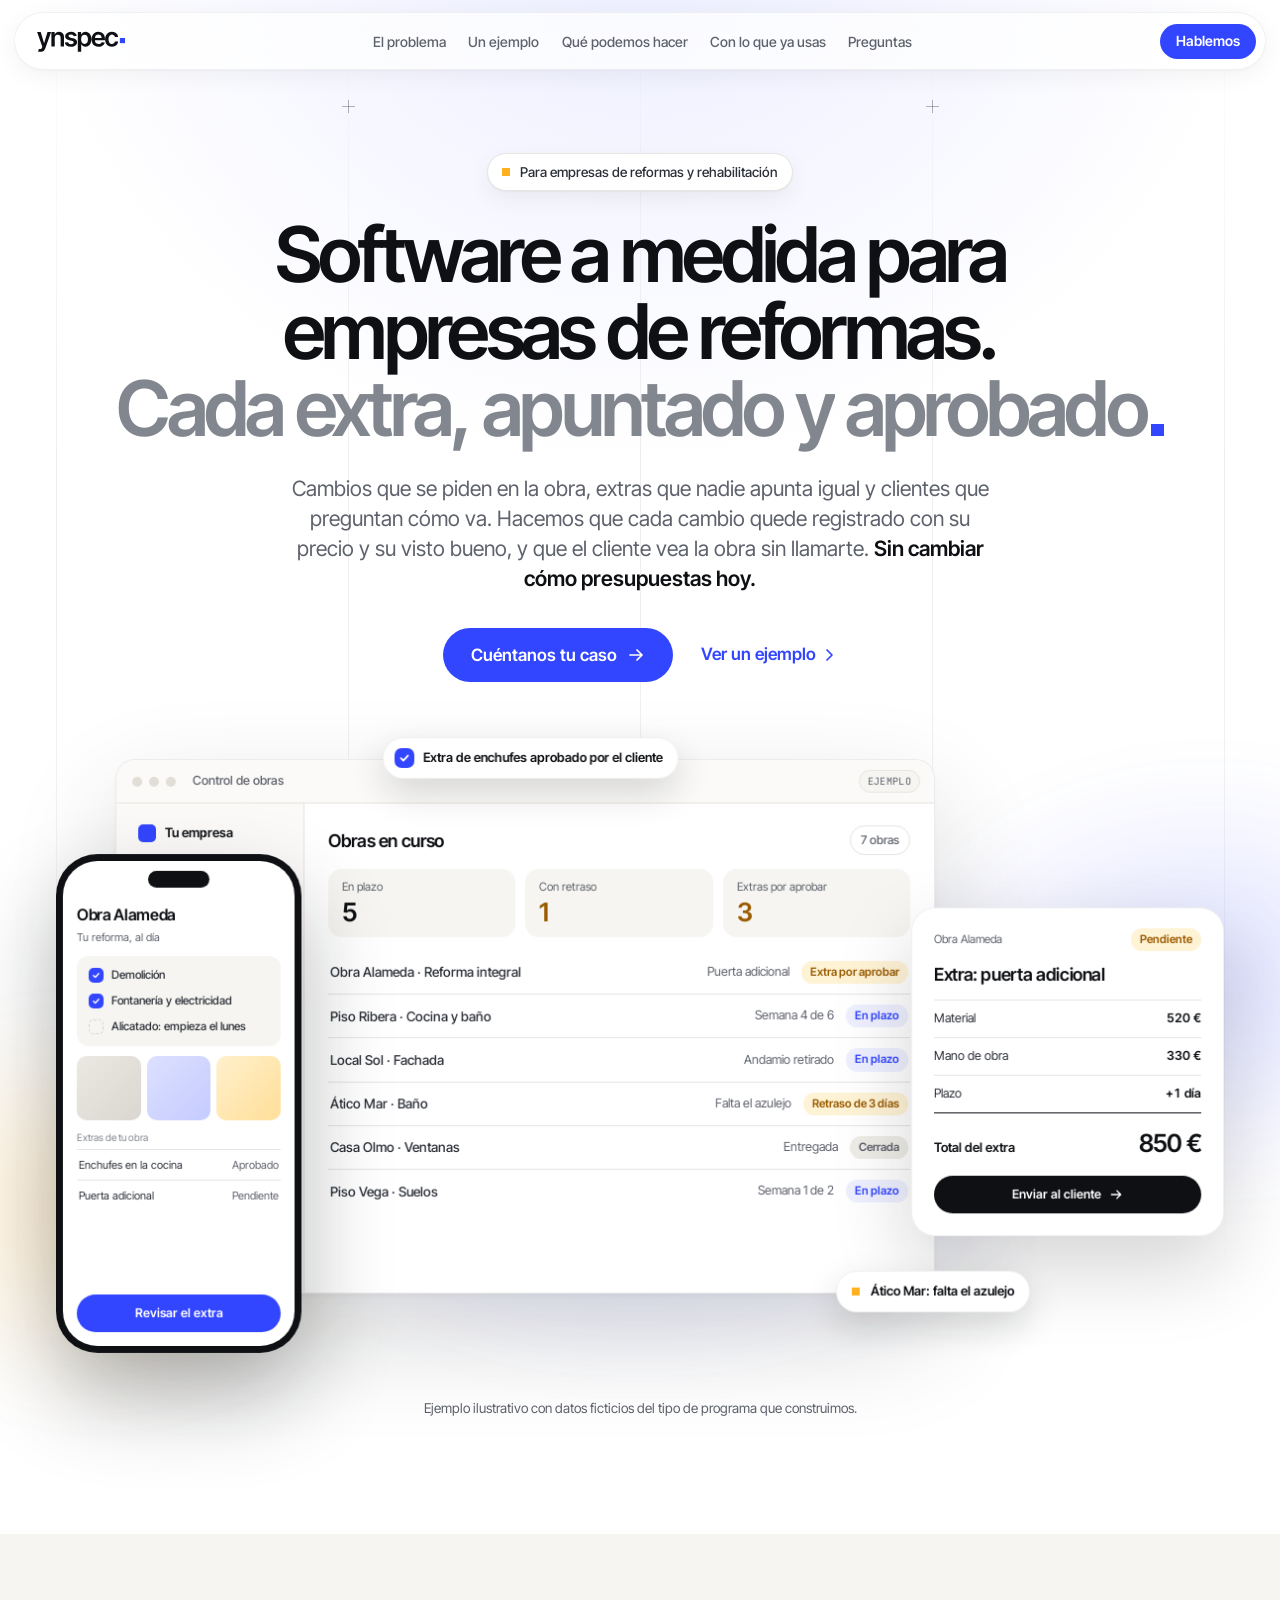
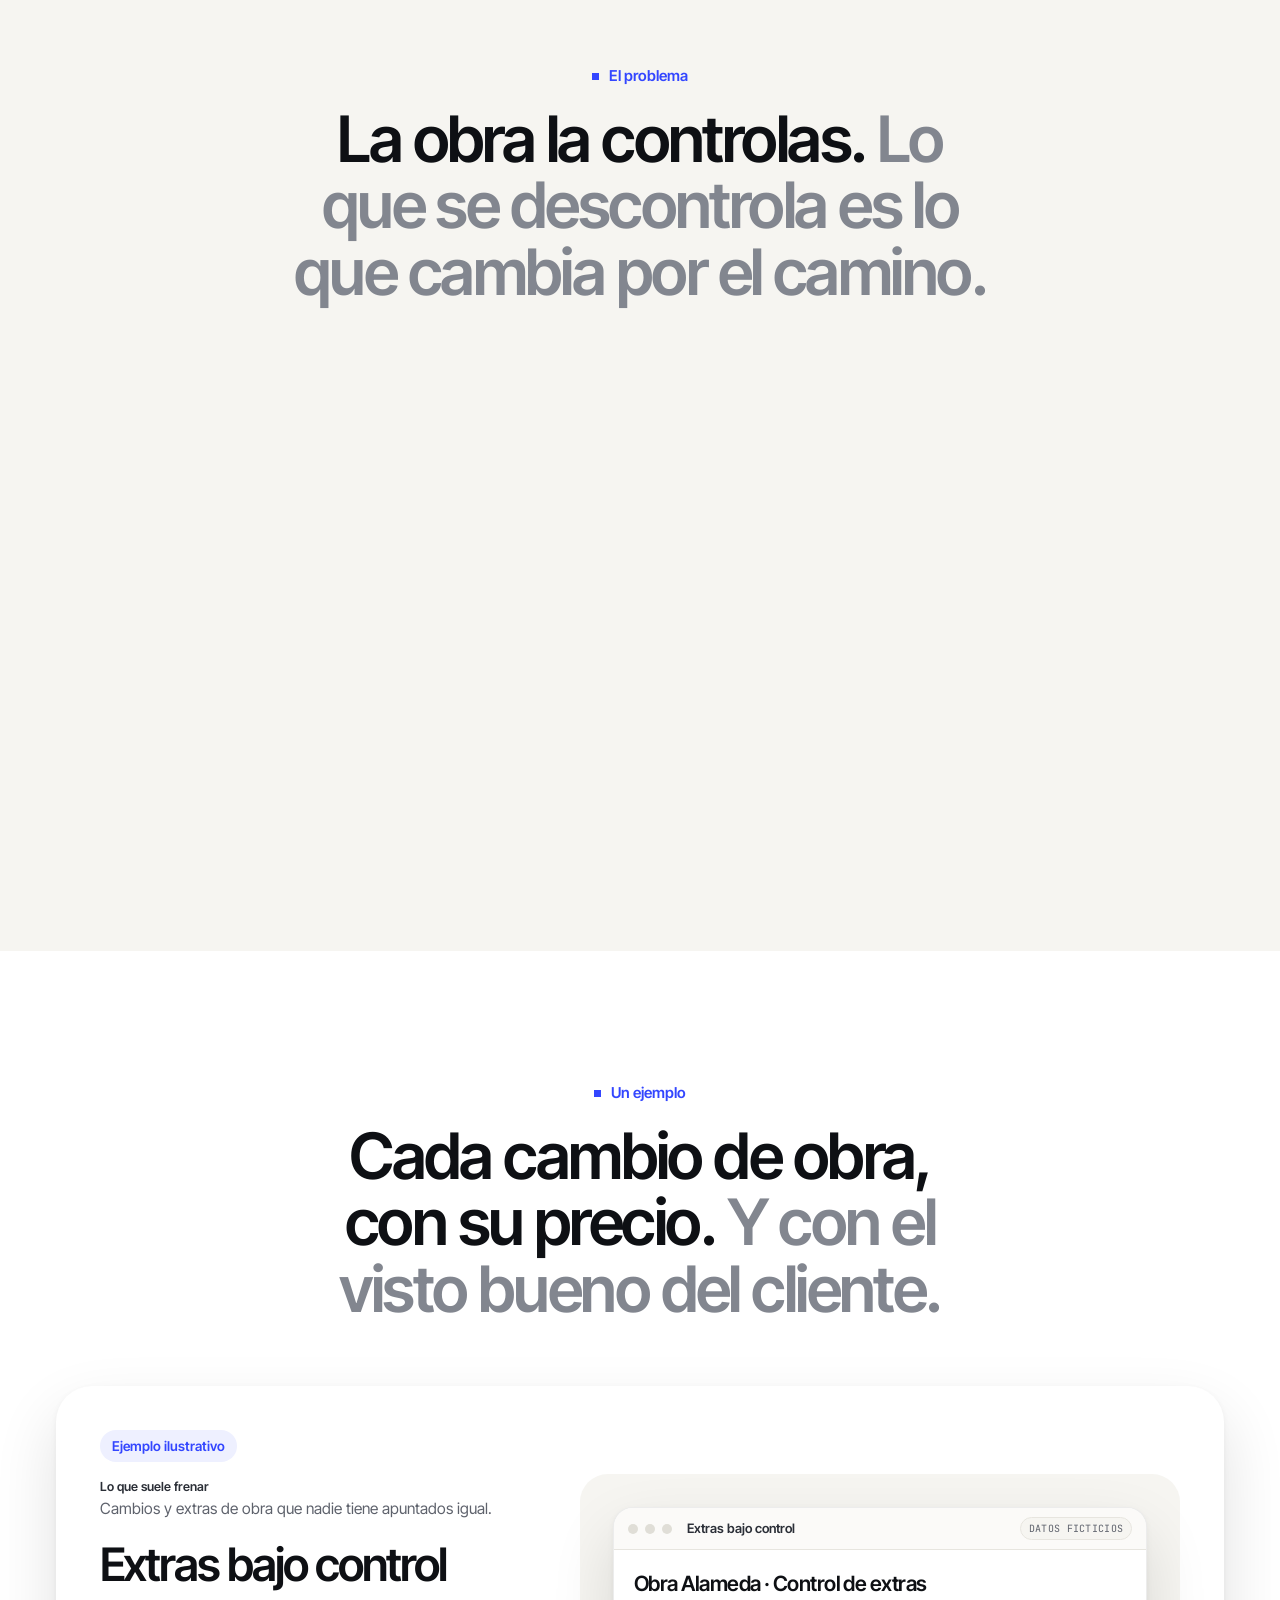
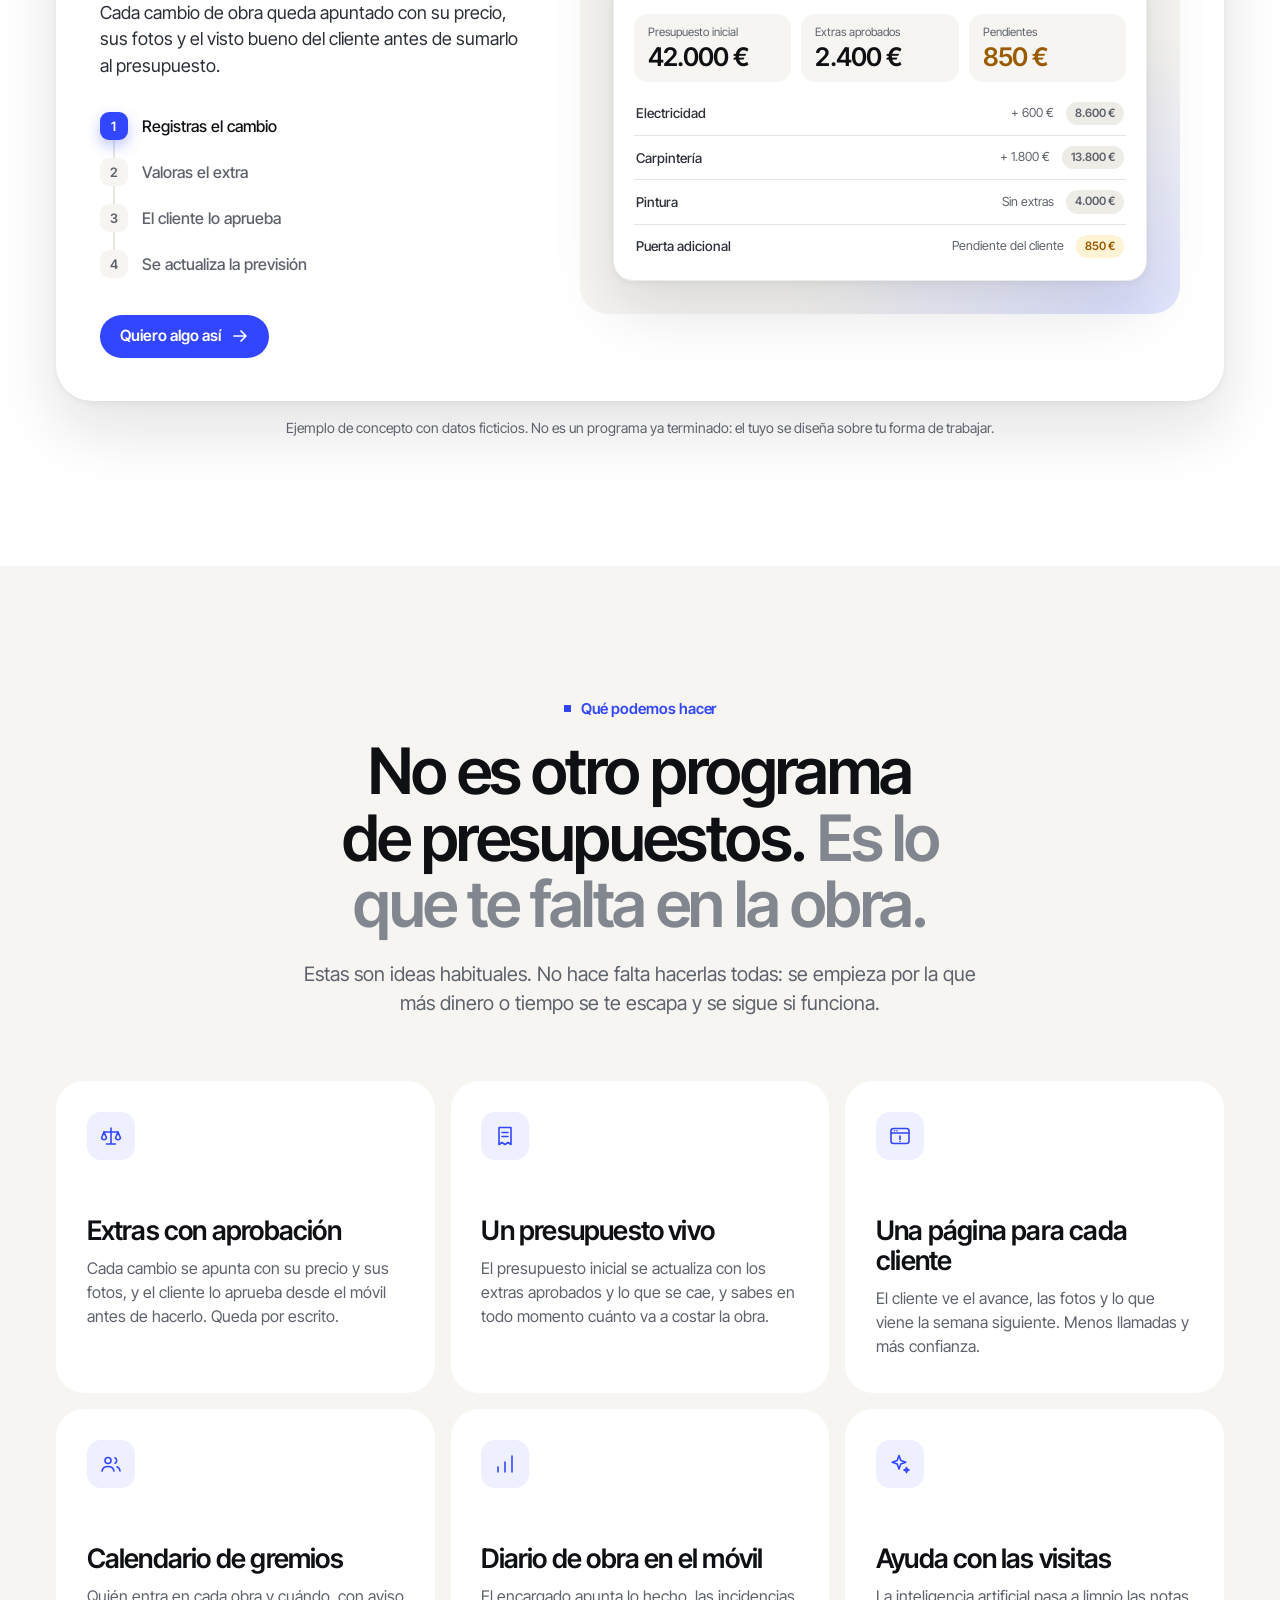
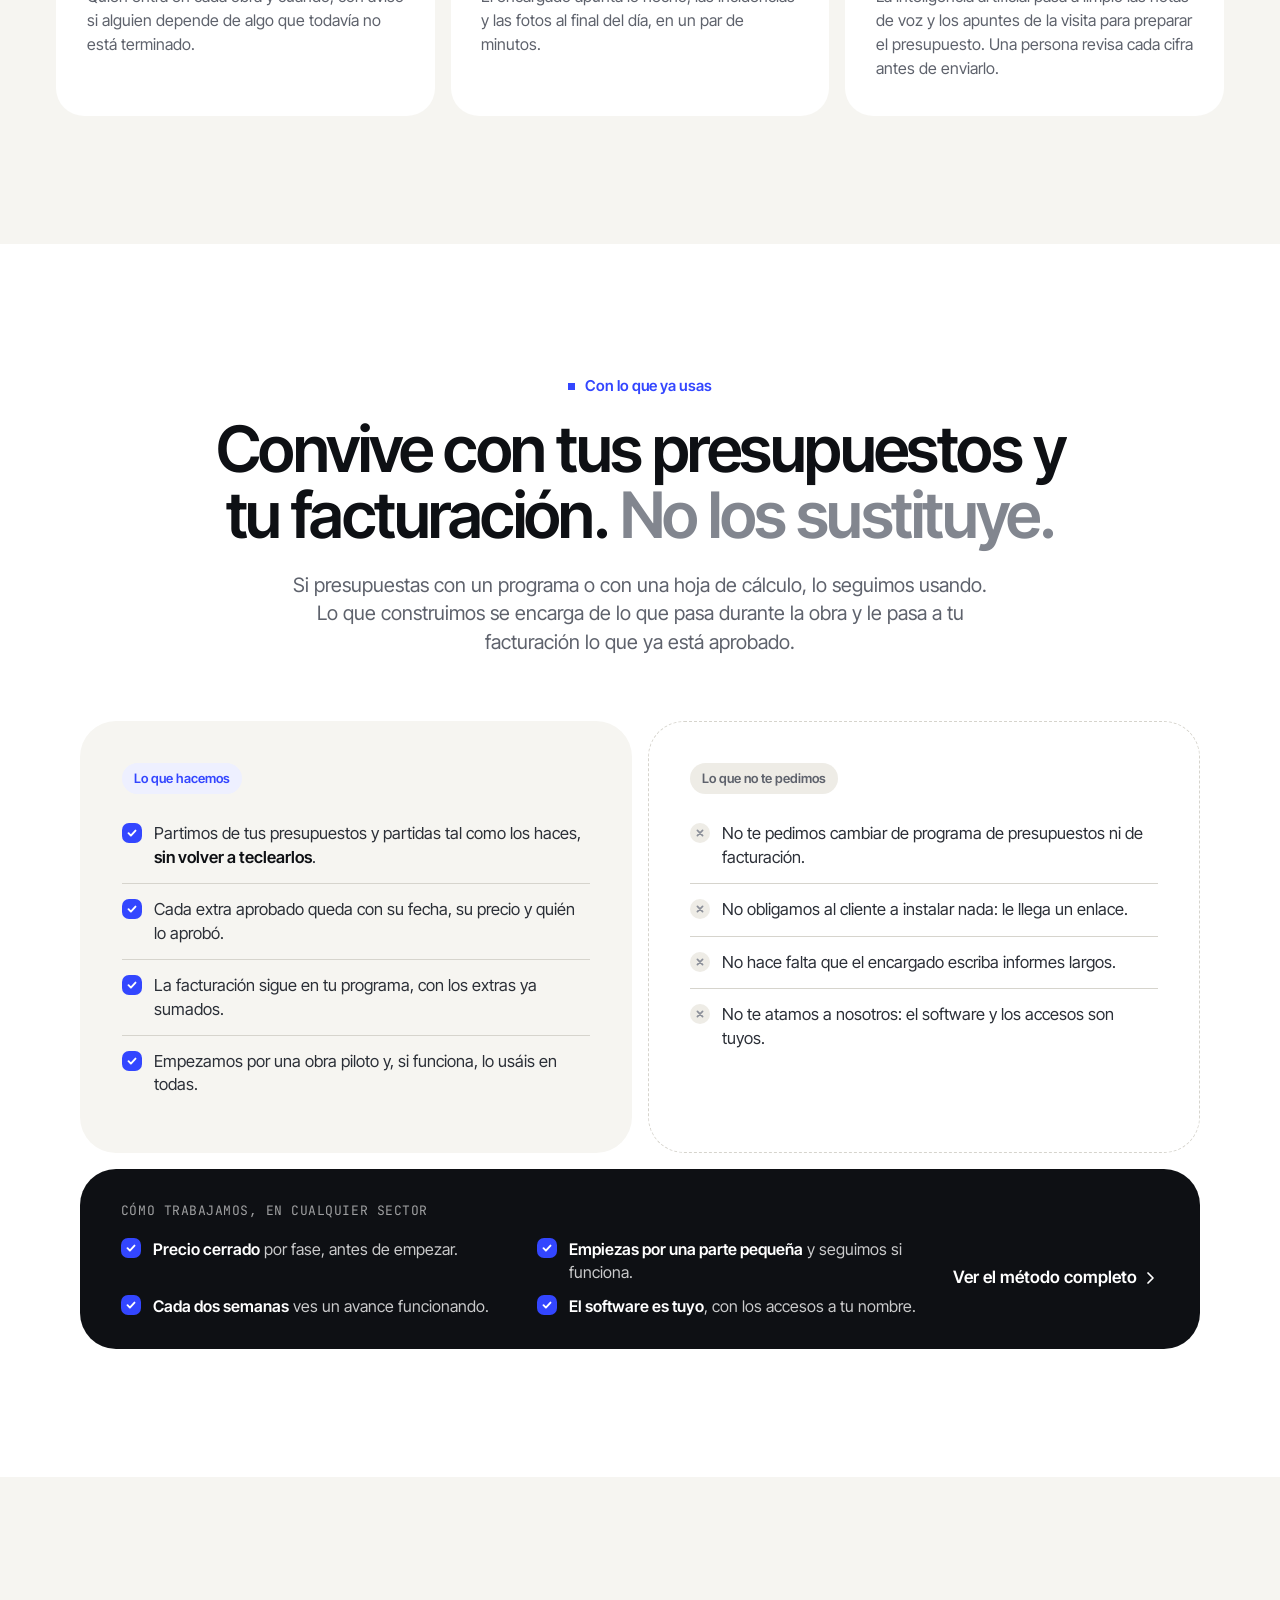
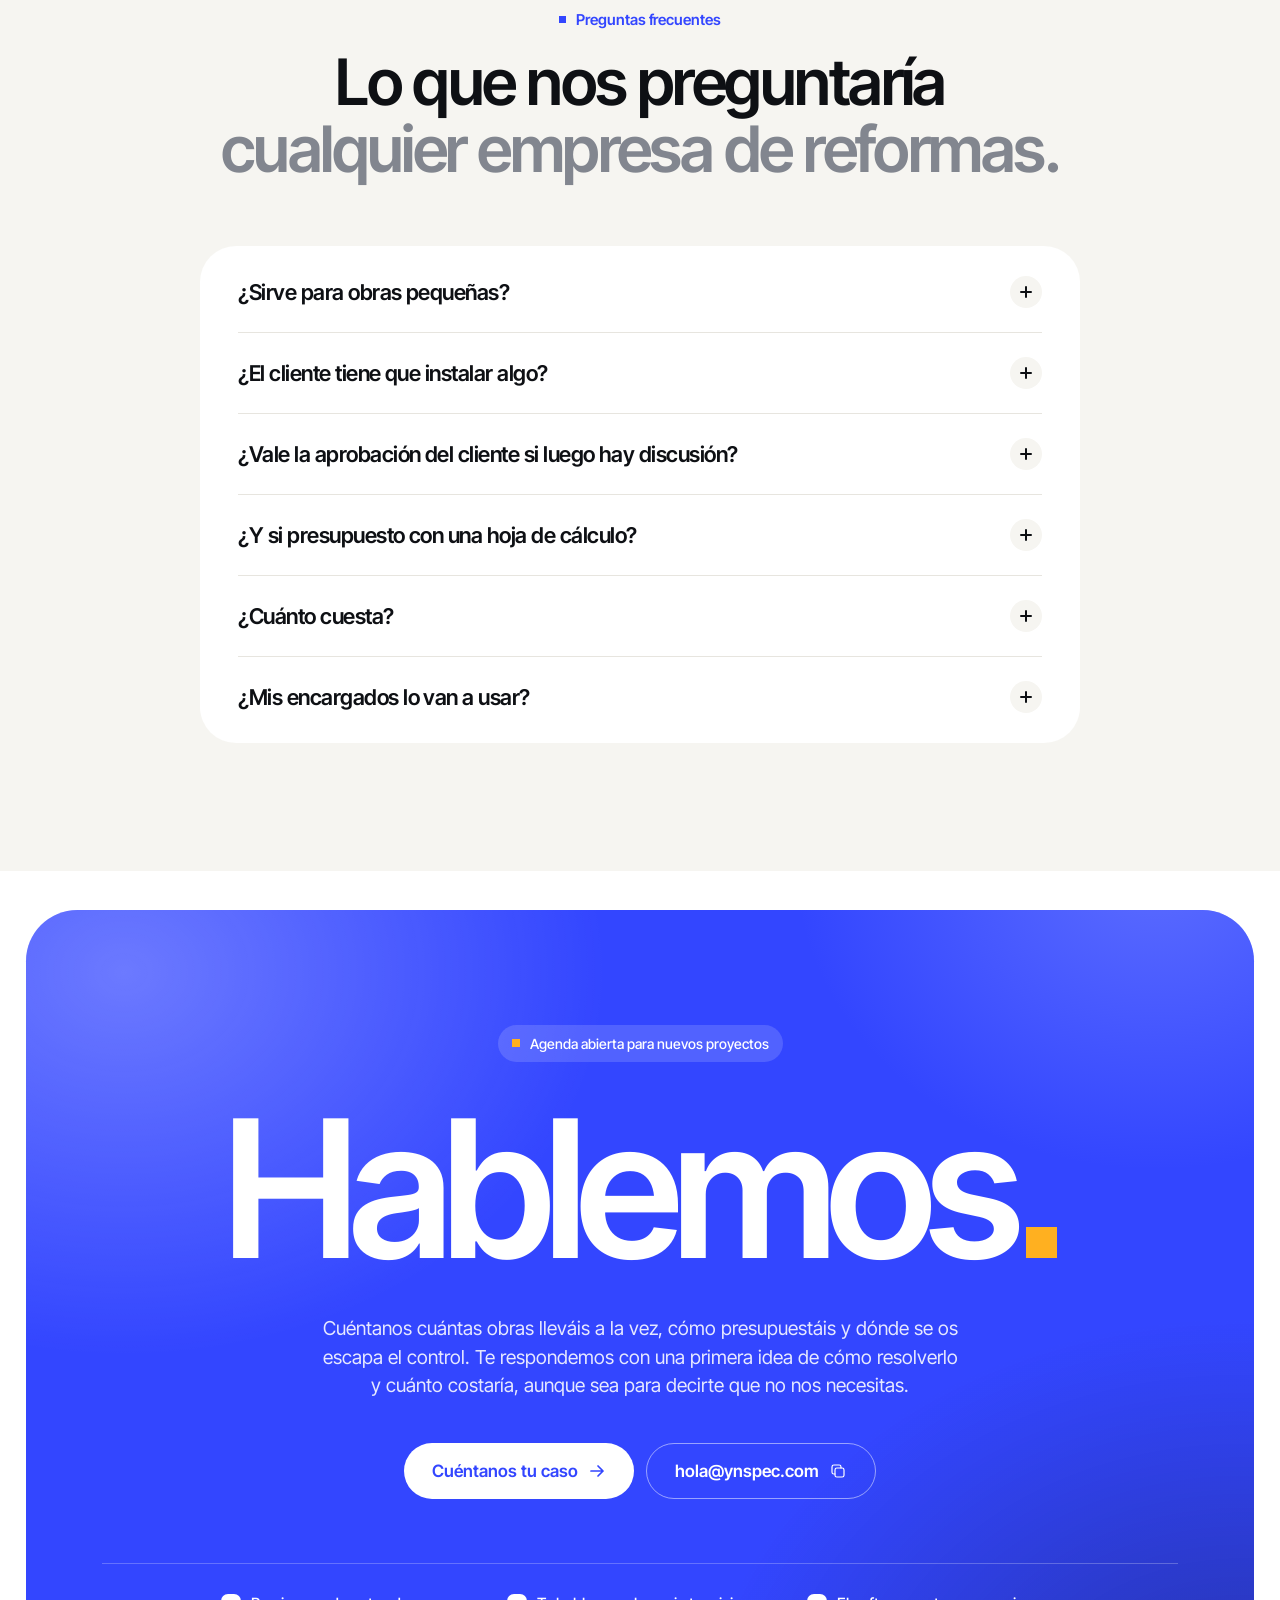
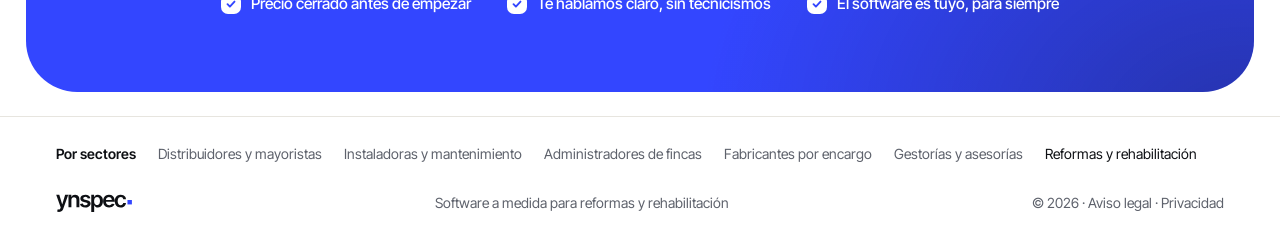
<file: sectores/reformas-y-rehabilitacion.html>
<!doctype html>
<html lang="es" class="no-js">
  <head>
    <meta charset="utf-8" />
    <meta name="viewport" content="width=device-width, initial-scale=1" />
    <!-- Página generada por scripts/sectores.py desde contenido/sectores/reformas-y-rehabilitacion.json: no editar a mano -->
    <title>Software a medida para empresas de reformas · Ynspec</title>
    <meta name="description" content="Extras de obra aprobados por escrito, presupuestos al día y clientes informados sin llamadas. Software hecho a medida de tu empresa de reformas." />
    <link rel="canonical" href="https://ynspec.com/sectores/reformas-y-rehabilitacion" />
    <meta name="theme-color" content="#ffffff" />
    <meta name="color-scheme" content="light" />
    <meta name="format-detection" content="telephone=no" />
    <meta property="og:title" content="Software a medida para empresas de reformas: cada extra, apuntado y aprobado" />
    <meta property="og:description" content="Extras de obra aprobados por escrito, presupuestos al día y clientes informados sin llamadas. Software hecho a medida de tu empresa de reformas." />
    <meta property="og:type" content="website" />
    <meta property="og:site_name" content="Ynspec" />
    <meta property="og:locale" content="es_ES" />
    <meta property="og:url" content="https://ynspec.com/sectores/reformas-y-rehabilitacion" />
    <meta property="og:image" content="https://ynspec.com/assets/img/og/reformas-y-rehabilitacion.jpg?v=1a19b475" />
    <meta property="og:image:secure_url" content="https://ynspec.com/assets/img/og/reformas-y-rehabilitacion.jpg?v=1a19b475" />
    <meta property="og:image:width" content="1200" />
    <meta property="og:image:height" content="630" />
    <meta property="og:image:type" content="image/jpeg" />
    <meta property="og:image:alt" content="Cada extra, apuntado y aprobado." />
    <meta name="twitter:card" content="summary_large_image" />
    <meta name="twitter:title" content="Software a medida para empresas de reformas: cada extra, apuntado y aprobado" />
    <meta name="twitter:description" content="Extras de obra aprobados por escrito, presupuestos al día y clientes informados sin llamadas. Software hecho a medida de tu empresa de reformas." />
    <meta name="twitter:image" content="https://ynspec.com/assets/img/og/reformas-y-rehabilitacion.jpg?v=1a19b475" />
    <link rel="icon" href="/assets/img/favicon-32.png" type="image/png" sizes="32x32" />
    <link rel="icon" href="/assets/img/ynspec-simbolo-azul.svg" type="image/svg+xml" />
    <link rel="apple-touch-icon" href="/assets/img/apple-touch-icon.png" />
    <link rel="manifest" href="/site.webmanifest" />
    <link rel="preconnect" href="https://fonts.googleapis.com" />
    <link rel="preconnect" href="https://fonts.gstatic.com" crossorigin />
    <link
      href="https://fonts.googleapis.com/css2?family=Inter+Tight:wght@400;500;600;700&family=JetBrains+Mono:wght@400;500&display=swap"
      rel="stylesheet"
    />
    <link rel="stylesheet" href="/assets/css/styles.css" />
    <link rel="stylesheet" href="/assets/css/sector.css" />
    <script>
      document.documentElement.classList.replace('no-js', 'js');
    </script>
    <script type="application/ld+json">{"@context": "https://schema.org", "@graph": [{"@type": "Service", "@id": "https://ynspec.com/sectores/reformas-y-rehabilitacion#servicio", "name": "Software a medida para empresas de reformas", "serviceType": "Desarrollo de software a medida", "audience": {"@type": "BusinessAudience", "name": "Reformas y rehabilitación"}, "areaServed": {"@type": "Country", "name": "España"}, "provider": {"@id": "https://ynspec.com/#org"}, "url": "https://ynspec.com/sectores/reformas-y-rehabilitacion", "description": "Extras de obra aprobados por escrito, presupuestos al día y clientes informados sin llamadas. Software hecho a medida de tu empresa de reformas."}, {"@type": "BreadcrumbList", "itemListElement": [{"@type": "ListItem", "position": 1, "name": "Inicio", "item": "https://ynspec.com/"}, {"@type": "ListItem", "position": 2, "name": "Reformas y rehabilitación", "item": "https://ynspec.com/sectores/reformas-y-rehabilitacion"}]}]}</script>
    <script type="application/ld+json">{"@context": "https://schema.org", "@type": "FAQPage", "mainEntity": [{"@type": "Question", "name": "¿Sirve para obras pequeñas?", "acceptedAnswer": {"@type": "Answer", "text": "Sí. En una reforma de baño también hay cambios y extras. Lo importante es que apuntarlos lleve menos tiempo que discutirlos después."}}, {"@type": "Question", "name": "¿El cliente tiene que instalar algo?", "acceptedAnswer": {"@type": "Answer", "text": "No. Recibe un enlace y desde el móvil ve el avance, las fotos y los extras que tiene que aprobar."}}, {"@type": "Question", "name": "¿Vale la aprobación del cliente si luego hay discusión?", "acceptedAnswer": {"@type": "Answer", "text": "Queda registrado quién aprobó cada extra, cuándo y con qué precio. No sustituye a tu contrato, pero evita la mayoría de las discusiones al final de la obra."}}, {"@type": "Question", "name": "¿Y si presupuesto con una hoja de cálculo?", "acceptedAnswer": {"@type": "Answer", "text": "Perfecto, partimos de ella. No hace falta cambiar tu forma de presupuestar para empezar a controlar los extras."}}, {"@type": "Question", "name": "¿Cuánto cuesta?", "acceptedAnswer": {"@type": "Answer", "text": "Depende de lo que necesites y de con qué programas haya que conectarlo. Antes de empezar tendrás el precio cerrado de cada fase, con los costes mensuales incluidos si los hay. Cuéntanos tu caso y te damos una primera cifra."}}, {"@type": "Question", "name": "¿Mis encargados lo van a usar?", "acceptedAnswer": {"@type": "Answer", "text": "Si les quita llamadas, sí. Lo diseñamos con pocas pantallas y lo justo para apuntar en un par de minutos al final del día. Lo prueban desde la primera versión."}}]}</script>
  </head>
  <body class="page-sector">
    <svg xmlns="http://www.w3.org/2000/svg" class="sprite" aria-hidden="true" focusable="false">
      <symbol id="logo" viewBox="0 20 240 57">
        <path
          fill="currentColor"
          d="M9.176 76.695q-1.899 .035-3.516-.263-1.599-.299-2.549-.686l2.162-7.189 .44 .105q2.83 .756 4.816 .123 1.987-.615 3.182-3.814l.791-2.145-14.203-40.131h9.791l9.035 29.707h.422l9.088-29.707h9.861l-15.75 44.051q-1.09 3.129-2.9 5.361-1.793 2.233-4.43 3.411-2.619 1.177-6.24 1.177zM48.434 38.99v23.01h-9.246v-39.305h9.07v6.715h.439q1.354-3.305 4.219-5.256 2.883-1.951 7.295-1.951 4.06 0 7.084 1.74 3.023 1.723 4.693 5.028 1.688 3.304 1.688 8.033v24.996h-9.246v-23.555q0-3.937-2.039-6.17-2.039-2.232-5.625-2.232-2.426 0-4.307 1.055-1.881 1.054-2.953 3.058-1.072 1.987-1.072 4.834zM108.504 33.137l-8.42 .879q-.51-1.916-2.268-3.411-1.757-1.511-4.974-1.511-2.883 0-4.834 1.265-1.934 1.266-1.934 3.252 0 1.705 1.283 2.813 1.284 1.107 4.272 1.775l6.697 1.406q5.555 1.178 8.279 3.797 2.743 2.619 2.743 6.821 0 3.709-2.145 6.539-2.144 2.83-5.924 4.429-3.761 1.6-8.683 1.6-7.207 0-11.602-3.041-4.377-3.059-5.256-8.473l9.018-.843q.615 2.654 2.619 4.007 2.021 1.336 5.203 1.336 3.305 0 5.309-1.353 2.021-1.354 2.021-3.322 0-3.323-5.308-4.483l-6.698-1.441q-5.642-1.213-8.367-3.973-2.707-2.76-2.707-7.049 0-3.656 2.004-6.328 2.004-2.672 5.59-4.148 3.586-1.477 8.314-1.477 6.926 0 10.881 2.971 3.955 2.953 4.887 7.963zM111.305 76.695v-54h9.07v6.504h.563q.703-1.406 2.003-3.041 1.319-1.635 3.534-2.795 2.232-1.16 5.713-1.16 4.535 0 8.191 2.32 3.656 2.321 5.818 6.838 2.162 4.5 2.162 11.057 0 6.451-2.109 11.004-2.109 4.535-5.783 6.908-3.656 2.373-8.297 2.373-3.357 0-5.59-1.125-2.232-1.142-3.586-2.742-1.336-1.617-2.056-3.059h-.387v20.918zM129.621 55.127q3.041 0 5.098-1.652 2.074-1.67 3.129-4.553 1.054-2.883 1.054-6.539 0-3.656-1.054-6.487-1.037-2.847-3.094-4.482-2.039-1.635-5.133-1.635-2.988 0-5.045 1.565-2.056 1.547-3.129 4.377-1.072 2.83-1.072 6.662 0 3.797 1.072 6.662 1.09 2.865 3.147 4.482 2.074 1.6 5.027 1.6zM167.912 62.791q-5.924 0-10.23-2.478-4.289-2.497-6.592-7.032-2.285-4.552-2.285-10.705 0-6.064 2.285-10.635 2.285-4.587 6.433-7.154 4.166-2.584 9.774-2.584 3.621 0 6.873 1.178 3.269 1.16 5.783 3.586 2.514 2.408 3.938 6.152 1.441 3.744 1.441 8.93v2.847h-32.221v-6.205h27.616l-4.307 1.829q0-3.323-1.02-5.801-1.019-2.496-3.041-3.903-2.004-1.406-4.992-1.406-2.988 0-5.097 1.424-2.092 1.406-3.2 3.779-1.107 2.356-1.107 5.274v4.306q0 3.604 1.248 6.153 1.266 2.549 3.533 3.884 2.285 1.336 5.274 1.336 1.986 0 3.621-.562 1.634-.58 2.812-1.723 1.178-1.142 1.793-2.795l8.649 1.002q-.809 3.41-3.094 5.959-2.268 2.532-5.801 3.938-3.533 1.406-8.086 1.406zM204.428 62.791q-5.854 0-10.073-2.584-4.201-2.602-6.468-7.154-2.25-4.571-2.25-10.512 0-6.029 2.285-10.6 2.285-4.57 6.504-7.154 4.219-2.584 9.967-2.584 4.798 0 8.472 1.758 3.692 1.758 5.889 4.939 2.215 3.164 2.531 7.436h-8.859q-.352-1.898-1.371-3.41-1.002-1.512-2.655-2.373-1.652-.879-3.884-.879-2.848 0-4.993 1.529-2.127 1.512-3.322 4.36-1.178 2.847-1.178 6.82 0 4.008 1.161 6.908 1.177 2.9 3.304 4.465 2.145 1.564 5.028 1.564 3.058 0 5.185-1.793 2.127-1.793 2.725-4.957h8.859q-.334 4.166-2.478 7.383-2.127 3.199-5.784 5.027-3.638 1.811-8.595 1.811z"
        />
        <rect x="226" y="39" width="14" height="14" style="fill: var(--logo-dot, #3346ff)" />
      </symbol>

      <symbol id="i-arrow" viewBox="0 0 18 18"><path d="M3 9h12M10 4l5 5-5 5" /></symbol>
      <symbol id="i-chev" viewBox="0 0 18 18"><path d="M7 4l5 5-5 5" /></symbol>

      <!-- problema -->
      <symbol id="i-copy" viewBox="0 0 24 24"><rect x="8" y="8" width="12" height="12" rx="2.5" /><path d="M16 8V6.500A2.500 2.500 0 0 0 13.500 4h-7A2.500 2.500 0 0 0 4 6.500v7A2.500 2.500 0 0 0 6.500 16H8" /></symbol>
      <symbol id="i-clock" viewBox="0 0 24 24"><circle cx="12" cy="12" r="8.5" /><path d="M12 7.500V12l3 2" /></symbol>
      <symbol id="i-receipt" viewBox="0 0 24 24"><path d="M6 3.500h12v17l-3-2-3 2-3-2-3 2z" /><path d="M9 8.500h6M9 12.500h6" /></symbol>
      <symbol id="i-user" viewBox="0 0 24 24"><circle cx="12" cy="8" r="3.5" /><path d="M5 20c.6-3.600 3.300-5.500 7-5.500s6.400 1.900 7 5.500" /></symbol>
      <symbol id="i-unlink" viewBox="0 0 24 24"><rect x="2.500" y="7" width="7" height="10" rx="2" /><rect x="14.500" y="7" width="7" height="10" rx="2" /><path d="M11 10l2 4M13 10l-2 4" /></symbol>
      <symbol id="i-window" viewBox="0 0 24 24"><rect x="3" y="4.500" width="18" height="15" rx="2.5" /><path d="M3 9h18M6.500 6.800h.01M9 6.800h.01M12 12v3.500M12 17.500h.01" /></symbol>
      <symbol id="i-bulb" viewBox="0 0 24 24"><path d="M9.500 18h5M10.500 21h3" /><path d="M12 3a6 6 0 0 0-3.500 10.900c.6.500 1 1.200 1 2v.100h5v-.100c0-.800.400-1.500 1-2A6 6 0 0 0 12 3z" /></symbol>
      <symbol id="i-scales" viewBox="0 0 24 24"><path d="M12 4v16M7.500 20h9M5 8h14" /><path d="M5 8l-2.500 6a2.700 2.700 0 0 0 5 0zM19 8l-2.500 6a2.700 2.700 0 0 0 5 0z" /></symbol>

      <!-- beneficios -->
      <symbol id="i-steps" viewBox="0 0 24 24"><path d="M5 20v-5M12 20V10M19 20V4" /></symbol>
      <symbol id="i-link" viewBox="0 0 24 24"><rect x="2.500" y="7" width="7" height="10" rx="2" /><rect x="14.500" y="7" width="7" height="10" rx="2" /><path d="M9.500 12h5" /></symbol>
      <symbol id="i-team" viewBox="0 0 24 24"><circle cx="9" cy="8.500" r="3" /><path d="M3 19c.5-3 2.700-4.500 6-4.500s5.500 1.500 6 4.500" /><path d="M16 5.800a3 3 0 0 1 0 5.400M18 14.800c1.700.600 2.700 2 3 4.200" /></symbol>
      <symbol id="i-chat" viewBox="0 0 24 24"><path d="M4 5.500h16v11h-9L6.500 20v-3.500H4z" /><path d="M8 9.500h8M8 12.500h5" /></symbol>
      <symbol id="i-key" viewBox="0 0 24 24"><circle cx="8" cy="12" r="4" /><path d="M12 12h9v3M17.500 12v2.500" /></symbol>
      <symbol id="i-spark" viewBox="0 0 24 24"><path d="M11 3.500l1.800 5 5 1.800-5 1.800-1.800 5-1.800-5-5-1.800 5-1.800z" /><path d="M18.500 15.500l.7 1.800 1.800.7-1.800.7-.7 1.800-.7-1.800-1.800-.7 1.800-.7z" /></symbol>
    </svg>

    <a class="skip" href="#problema">Saltar al contenido</a>
    <div class="progress" aria-hidden="true"><span></span></div>

    <header class="nav" id="nav">
      <div class="nav__bar">
        <a class="logo" href="/" aria-label="Ynspec, ir a la página principal">
          <svg aria-hidden="true"><use href="#logo" /></svg>
        </a>

        <nav class="nav__links" aria-label="Secciones">
          <a href="#problema" data-nav>El problema</a>
          <a href="#ejemplo" data-nav>Un ejemplo</a>
          <a href="#ideas" data-nav>Qué podemos hacer</a>
          <a href="#encaje" data-nav>Con lo que ya usas</a>
          <a href="#faq" data-nav>Preguntas</a>
          <span class="nav__indicator" aria-hidden="true"></span>
        </nav>

        <a class="btn btn--primary btn--sm nav__cta" href="#contacto">Hablemos</a>

        <button class="nav__burger" type="button" aria-expanded="false" aria-controls="menu" aria-label="Abrir menú">
          <span></span><span></span>
        </button>
      </div>
    </header>

    <div class="menu" id="menu" aria-hidden="true">
      <nav class="menu__links" aria-label="Secciones (móvil)">
        <a href="#problema"><span>01</span>El problema</a>
        <a href="#ejemplo"><span>02</span>Un ejemplo</a>
        <a href="#ideas"><span>03</span>Qué podemos hacer</a>
        <a href="#encaje"><span>04</span>Con lo que ya usas</a>
        <a href="#faq"><span>05</span>Preguntas</a>
        <a href="/"><span>06</span>Ynspec</a>
      </nav>
      <a class="btn btn--primary btn--lg menu__cta" href="#contacto">
        Cuéntanos tu caso
        <svg class="arrow" aria-hidden="true"><use href="#i-arrow" /></svg>
      </a>
    </div>

    <main>
      <section class="hero hero--sector" id="inicio">
        <div class="hero__bg" aria-hidden="true">
          <div class="gridlines">
            <i></i><i></i><i></i><i></i><i></i>
            <b style="--c: 1; --y: 100px"></b>
            <b style="--c: 3; --y: 100px"></b>
          </div>
        </div>

        <div class="wrap hero__inner">
          <p class="badge intro" style="--d: 0ms">
            <span class="sq sq--amber sq--pulse"></span><span>Para empresas de reformas y rehabilitación</span>
          </p>

          <h1 class="hero__title">
            <span class="hero__line" data-split>Software a medida para empresas de reformas.</span>
            <span class="hero__line hero__line--g" data-split>Cada extra, apuntado y aprobado<i class="dot" aria-hidden="true"></i></span>
          </h1>

          <p class="hero__sub intro" style="--d: 420ms">Cambios que se piden en la obra, extras que nadie apunta igual y clientes que preguntan cómo va. Hacemos que cada cambio quede registrado con su precio y su visto bueno, y que el cliente vea la obra sin llamarte. <strong>Sin cambiar cómo presupuestas hoy.</strong></p>

          <div class="hero__cta intro" style="--d: 540ms">
            <a class="btn btn--primary btn--lg" href="#contacto" data-magnetic>
              Cuéntanos tu caso
              <svg class="arrow" aria-hidden="true"><use href="#i-arrow" /></svg>
            </a>
            <a class="link" href="#ejemplo">
              Ver un ejemplo
              <svg class="arrow" aria-hidden="true"><use href="#i-chev" /></svg>
            </a>
          </div>
          <div class="stage" id="stage" aria-hidden="true">
            <div class="stage__glow"></div>
            <div class="stage__inner">
              <div class="layer layer--win">
                <div class="win">
                  <div class="win__bar"><i></i><i></i><i></i><span>Control de obras</span><em class="tag">Ejemplo</em></div>
                  <div class="win__body">
                    <div class="win__side">
                      <p class="win__org"><i></i>Tu empresa</p>
                      <b>Inicio</b><b class="is-on">Obras</b><b>Extras</b><b>Presupuestos</b><b>Clientes</b><b>Gremios</b>
                    </div>
                    <div class="win__main">
                      <p class="win__h">Obras en curso<em>7 obras</em></p>
                      <div class="kpis"><div class="kpi"><small>En plazo</small><strong>5</strong></div><div class="kpi is-warn"><small>Con retraso</small><strong>1</strong></div><div class="kpi is-warn"><small>Extras por aprobar</small><strong>3</strong></div></div>
                      <ul class="rows">
                        <li><span>Obra Alameda · Reforma integral</span><small>Puerta adicional</small><em class="pill pill--amber">Extra por aprobar</em></li>
                        <li><span>Piso Ribera · Cocina y baño</span><small>Semana 4 de 6</small><em class="pill">En plazo</em></li>
                        <li><span>Local Sol · Fachada</span><small>Andamio retirado</small><em class="pill">En plazo</em></li>
                        <li><span>Ático Mar · Baño</span><small>Falta el azulejo</small><em class="pill pill--amber">Retraso de 3 días</em></li>
                        <li><span>Casa Olmo · Ventanas</span><small>Entregada</small><em class="pill pill--gray">Cerrada</em></li>
                        <li><span>Piso Vega · Suelos</span><small>Semana 1 de 2</small><em class="pill">En plazo</em></li>
                      </ul>
                    </div>
                  </div>
                </div>
              </div>

              <div class="layer layer--phone">
                <div class="bob">
                  <div class="phone">
                    <div class="phone__screen">
                      <p class="phone__t">Obra Alameda</p>
                      <p class="phone__s">Tu reforma, al día</p>
                      <ul class="checks-mini"><li><i class="ok"></i>Demolición</li><li><i class="ok"></i>Fontanería y electricidad</li><li><i class="wait"></i>Alicatado: empieza el lunes</li></ul>
                      <div class="thumbs"><span></span><span></span><span></span></div>
                      <div class="phone__done"><small>Extras de tu obra</small><ul><li><span>Enchufes en la cocina</span><em>Aprobado</em></li><li><span>Puerta adicional</span><em>Pendiente</em></li></ul></div>
                      <span class="phone__btn">Revisar el extra</span>
                    </div>
                  </div>
                </div>
              </div>

              <div class="layer layer--quote">
                <div class="bob">
                  <div class="quote">
                    <p class="quote__top"><small>Obra Alameda</small><em class="pill pill--amber">Pendiente</em></p>
                    <p class="quote__t">Extra: puerta adicional</p>
                    <ul><li><span>Material</span><span>520 €</span></li><li><span>Mano de obra</span><span>330 €</span></li><li><span>Plazo</span><span>+1 día</span></li></ul>
                    <p class="quote__total"><span>Total del extra</span><b>850 €</b></p>
                    <span class="quote__btn">Enviar al cliente<svg class="arrow"><use href="#i-arrow" /></svg></span>
                  </div>
                </div>
              </div>

              <div class="layer layer--fa">
                <div class="bob"><p class="float"><i class="ok"></i><span>Extra de enchufes aprobado por el cliente</span></p></div>
              </div>
              <div class="layer layer--fb">
                <div class="bob"><p class="float"><span class="sq sq--amber"></span><span>Ático Mar: falta el azulejo</span></p></div>
              </div>
            </div>
          </div>
          <p class="stage__cap intro" style="--d: 900ms">Ejemplo ilustrativo con datos ficticios del tipo de programa que construimos.</p>
        </div>
      </section>

      <section class="section section--paper" id="problema" data-section>
        <div class="wrap">
          <header class="head">
            <p class="eyebrow reveal">El problema</p>
            <h2 class="h2" data-split>La obra la controlas. <span class="g">Lo que se descontrola es lo que cambia por el camino.</span></h2>
            <p class="sub reveal">El presupuesto inicial está claro. Luego el cliente pide un enchufe más, cambia el azulejo o añade una puerta, y cada cambio se queda en un mensaje, una nota o la memoria del encargado. Al final llegan las discusiones y el dinero que no se cobra.</p>
          </header>

          <p class="kicker reveal">¿Te suena alguna?</p>
          <ul class="pains" data-stagger>
            <li class="pain reveal" data-spot>
              <span class="ico-box"><svg class="ico" aria-hidden="true"><use href="#i-chat" /></svg></span>
              <div>
                <h3>Cambios pedidos de palabra</h3>
                <p>«Ya que estáis, poned otro enchufe». Se hace, pero nadie lo apunta con su precio, y en la factura final empiezan las dudas.</p>
              </div>
            </li>
            <li class="pain reveal" data-spot>
              <span class="ico-box"><svg class="ico" aria-hidden="true"><use href="#i-receipt" /></svg></span>
              <div>
                <h3>Presupuestos que se quedan viejos</h3>
                <p>Entre extras, cambios de material y partidas que se caen, nadie sabe cuánto va a costar la obra de verdad hasta el final.</p>
              </div>
            </li>
            <li class="pain reveal" data-spot>
              <span class="ico-box"><svg class="ico" aria-hidden="true"><use href="#i-user" /></svg></span>
              <div>
                <h3>Clientes que llaman cada día</h3>
                <p>«¿Cuándo venís?», «¿Cómo va el baño?». Atender al cliente quita tiempo de obra, y no atenderlo genera desconfianza.</p>
              </div>
            </li>
            <li class="pain reveal" data-spot>
              <span class="ico-box"><svg class="ico" aria-hidden="true"><use href="#i-team" /></svg></span>
              <div>
                <h3>Gremios descoordinados</h3>
                <p>El fontanero llega antes que el material y el alicatador espera al electricista. Coordinar por teléfono se lleva la mañana.</p>
              </div>
            </li>
          </ul>
        </div>
      </section>

      <section class="section" id="ejemplo" data-section>
        <div class="wrap">
          <header class="head">
            <p class="eyebrow reveal">Un ejemplo</p>
            <h2 class="h2" data-split>Cada cambio de obra, con su precio. <span class="g">Y con el visto bueno del cliente.</span></h2>
          </header>

          <div class="xp reveal" id="xp">
            <div class="xp__info">
              <p class="xp__sector">Ejemplo ilustrativo</p>
              <p class="xp__pain"><b>Lo que suele frenar</b><span>Cambios y extras de obra que nadie tiene apuntados igual.</span></p>
              <h3 class="xp__name">Extras bajo control</h3>
              <p class="xp__desc">Cada cambio de obra queda apuntado con su precio, sus fotos y el visto bueno del cliente antes de sumarlo al presupuesto.</p>
              <ol class="flow" id="k-flow">
                <li class="is-on"><span>1</span>Registras el cambio</li>
                <li><span>2</span>Valoras el extra</li>
                <li><span>3</span>El cliente lo aprueba</li>
                <li><span>4</span>Se actualiza la previsión</li>
              </ol>
              <a class="btn btn--primary" href="#contacto">
                Quiero algo así
                <svg class="arrow" aria-hidden="true"><use href="#i-arrow" /></svg>
              </a>
            </div>

            <div class="xp__visual" aria-hidden="true">
              <div class="mock">
                <div class="mock__bar"><i></i><i></i><i></i><span>Extras bajo control</span><em class="tag">Datos ficticios</em></div>
                <div class="mock__body">
                  <p class="mock__h">Obra Alameda · Control de extras</p>
                  <div class="kpis">
                    <div class="kpi"><small>Presupuesto inicial</small><strong>42.000 €</strong></div>
                    <div class="kpi"><small>Extras aprobados</small><strong>2.400 €</strong></div>
                    <div class="kpi is-warn"><small>Pendientes</small><strong>850 €</strong></div>
                  </div>
                  <ul class="rows">
                    <li><span>Electricidad</span><small>+ 600 €</small><em class="pill pill--gray">8.600 €</em></li>
                    <li><span>Carpintería</span><small>+ 1.800 €</small><em class="pill pill--gray">13.800 €</em></li>
                    <li><span>Pintura</span><small>Sin extras</small><em class="pill pill--gray">4.000 €</em></li>
                    <li><span>Puerta adicional</span><small>Pendiente del cliente</small><em class="pill pill--amber">850 €</em></li>
                  </ul>
                </div>
              </div>
            </div>
          </div>
          <p class="xp__cap reveal">Ejemplo de concepto con datos ficticios. No es un programa ya terminado: el tuyo se diseña sobre tu forma de trabajar.</p>
        </div>
      </section>

      <section class="section section--paper" id="ideas" data-section>
        <div class="wrap">
          <header class="head">
            <p class="eyebrow reveal">Qué podemos hacer</p>
            <h2 class="h2" data-split>No es otro programa de presupuestos. <span class="g">Es lo que te falta en la obra.</span></h2>
            <p class="sub reveal">Estas son ideas habituales. No hace falta hacerlas todas: se empieza por la que más dinero o tiempo se te escapa y se sigue si funciona.</p>
          </header>

          <ul class="benefits" data-stagger>
            <li class="benefit reveal" data-spot>
              <span class="ico-box"><svg class="ico" aria-hidden="true"><use href="#i-scales" /></svg></span>
              <h3>Extras con aprobación</h3>
              <p>Cada cambio se apunta con su precio y sus fotos, y el cliente lo aprueba desde el móvil antes de hacerlo. Queda por escrito.</p>
            </li>
            <li class="benefit reveal" data-spot>
              <span class="ico-box"><svg class="ico" aria-hidden="true"><use href="#i-receipt" /></svg></span>
              <h3>Un presupuesto vivo</h3>
              <p>El presupuesto inicial se actualiza con los extras aprobados y lo que se cae, y sabes en todo momento cuánto va a costar la obra.</p>
            </li>
            <li class="benefit reveal" data-spot>
              <span class="ico-box"><svg class="ico" aria-hidden="true"><use href="#i-window" /></svg></span>
              <h3>Una página para cada cliente</h3>
              <p>El cliente ve el avance, las fotos y lo que viene la semana siguiente. Menos llamadas y más confianza.</p>
            </li>
            <li class="benefit reveal" data-spot>
              <span class="ico-box"><svg class="ico" aria-hidden="true"><use href="#i-team" /></svg></span>
              <h3>Calendario de gremios</h3>
              <p>Quién entra en cada obra y cuándo, con aviso si alguien depende de algo que todavía no está terminado.</p>
            </li>
            <li class="benefit reveal" data-spot>
              <span class="ico-box"><svg class="ico" aria-hidden="true"><use href="#i-steps" /></svg></span>
              <h3>Diario de obra en el móvil</h3>
              <p>El encargado apunta lo hecho, las incidencias y las fotos al final del día, en un par de minutos.</p>
            </li>
            <li class="benefit reveal" data-spot>
              <span class="ico-box"><svg class="ico" aria-hidden="true"><use href="#i-spark" /></svg></span>
              <h3>Ayuda con las visitas</h3>
              <p>La inteligencia artificial pasa a limpio las notas de voz y los apuntes de la visita para preparar el presupuesto. Una persona revisa cada cifra antes de enviarlo.</p>
            </li>
          </ul>
        </div>
      </section>

      <section class="section" id="encaje" data-section>
        <div class="wrap">
          <header class="head">
            <p class="eyebrow reveal">Con lo que ya usas</p>
            <h2 class="h2" data-split>Convive con tus presupuestos y tu facturación. <span class="g">No los sustituye.</span></h2>
            <p class="sub reveal">Si presupuestas con un programa o con una hoja de cálculo, lo seguimos usando. Lo que construimos se encarga de lo que pasa durante la obra y le pasa a tu facturación lo que ya está aprobado.</p>
          </header>

          <div class="honest" data-stagger>
            <article class="honest__card reveal" data-spot>
              <p class="honest__tag">Lo que hacemos</p>
              <ul class="honest__list">
                <li><i class="ok"></i><span>Partimos de tus presupuestos y partidas tal como los haces, <strong>sin volver a teclearlos</strong>.</span></li>
                <li><i class="ok"></i><span>Cada extra aprobado queda con su fecha, su precio y quién lo aprobó.</span></li>
                <li><i class="ok"></i><span>La facturación sigue en tu programa, con los extras ya sumados.</span></li>
                <li><i class="ok"></i><span>Empezamos por una obra piloto y, si funciona, lo usáis en todas.</span></li>
              </ul>
            </article>
            <article class="honest__card honest__card--no reveal" data-spot>
              <p class="honest__tag">Lo que no te pedimos</p>
              <ul class="honest__list">
                <li><i class="x"></i><span>No te pedimos cambiar de programa de presupuestos ni de facturación.</span></li>
                <li><i class="x"></i><span>No obligamos al cliente a instalar nada: le llega un enlace.</span></li>
                <li><i class="x"></i><span>No hace falta que el encargado escriba informes largos.</span></li>
                <li><i class="x"></i><span>No te atamos a nosotros: el software y los accesos son tuyos.</span></li>
              </ul>
            </article>
          </div>

          <div class="method reveal">
            <p class="method__h">Cómo trabajamos, en cualquier sector</p>
            <ul class="method__list">
              <li><i class="ok"></i><span><strong>Precio cerrado</strong> por fase, antes de empezar.</span></li>
              <li><i class="ok"></i><span><strong>Empiezas por una parte pequeña</strong> y seguimos si funciona.</span></li>
              <li><i class="ok"></i><span><strong>Cada dos semanas</strong> ves un avance funcionando.</span></li>
              <li><i class="ok"></i><span><strong>El software es tuyo</strong>, con los accesos a tu nombre.</span></li>
            </ul>
            <a class="link" href="/#metodo">
              Ver el método completo
              <svg class="arrow" aria-hidden="true"><use href="#i-chev" /></svg>
            </a>
          </div>
        </div>
      </section>

      <section class="section section--paper" id="faq" data-section>
        <div class="wrap">
          <header class="head">
            <p class="eyebrow reveal">Preguntas frecuentes</p>
            <h2 class="h2" data-split>Lo que nos preguntaría <span class="g">cualquier empresa de reformas.</span></h2>
          </header>

          <div class="faq reveal">
            <div class="faq__item">
              <button class="faq__q" aria-expanded="false">¿Sirve para obras pequeñas?<i></i></button>
              <div class="faq__a"><div><p>Sí. En una reforma de baño también hay cambios y extras. Lo importante es que apuntarlos lleve menos tiempo que discutirlos después.</p></div></div>
            </div>
            <div class="faq__item">
              <button class="faq__q" aria-expanded="false">¿El cliente tiene que instalar algo?<i></i></button>
              <div class="faq__a"><div><p>No. Recibe un enlace y desde el móvil ve el avance, las fotos y los extras que tiene que aprobar.</p></div></div>
            </div>
            <div class="faq__item">
              <button class="faq__q" aria-expanded="false">¿Vale la aprobación del cliente si luego hay discusión?<i></i></button>
              <div class="faq__a"><div><p>Queda registrado quién aprobó cada extra, cuándo y con qué precio. No sustituye a tu contrato, pero evita la mayoría de las discusiones al final de la obra.</p></div></div>
            </div>
            <div class="faq__item">
              <button class="faq__q" aria-expanded="false">¿Y si presupuesto con una hoja de cálculo?<i></i></button>
              <div class="faq__a"><div><p>Perfecto, partimos de ella. No hace falta cambiar tu forma de presupuestar para empezar a controlar los extras.</p></div></div>
            </div>
            <div class="faq__item">
              <button class="faq__q" aria-expanded="false">¿Cuánto cuesta?<i></i></button>
              <div class="faq__a"><div><p>Depende de lo que necesites y de con qué programas haya que conectarlo. Antes de empezar tendrás el precio cerrado de cada fase, con los costes mensuales incluidos si los hay. Cuéntanos tu caso y te damos una primera cifra.</p></div></div>
            </div>
            <div class="faq__item">
              <button class="faq__q" aria-expanded="false">¿Mis encargados lo van a usar?<i></i></button>
              <div class="faq__a"><div><p>Si les quita llamadas, sí. Lo diseñamos con pocas pantallas y lo justo para apuntar en un par de minutos al final del día. Lo prueban desde la primera versión.</p></div></div>
            </div>
          </div>
        </div>
      </section>

      <section class="contact" id="contacto" data-section data-spy="none">
        <div class="contact__card" data-spot>
          <p class="contact__label reveal"><span class="sq sq--amber sq--pulse"></span>Agenda abierta para nuevos proyectos</p>
          <h2 class="contact__title" data-split>Hablemos<i class="dot dot--amber" aria-hidden="true"></i></h2>
          <p class="contact__desc reveal">Cuéntanos cuántas obras lleváis a la vez, cómo presupuestáis y dónde se os escapa el control. Te respondemos con una primera idea de cómo resolverlo y cuánto costaría, aunque sea para decirte que no nos necesitas.</p>
          <div class="contact__btns reveal">
            <a class="btn btn--white btn--lg" href="mailto:hola@ynspec.com?subject=Software%20para%20mi%20empresa%20de%20reformas&amp;body=Hola%2C%0A%0ALlevamos%20unas%20___%20obras%20a%20la%20vez.%0APresupuestamos%20con%3A%20%0ALo%20que%20m%C3%A1s%20se%20nos%20escapa%20es%3A%20%0A%0AGracias." data-magnetic>
              Cuéntanos tu caso
              <svg class="arrow" aria-hidden="true"><use href="#i-arrow" /></svg>
            </a>
            <a class="btn btn--glass btn--lg" href="mailto:hola@ynspec.com" data-copy="hola@ynspec.com" title="Copiar la dirección de correo">
              <span class="swap">
                <span class="swap__a">hola@ynspec.com</span>
                <span class="swap__b" aria-hidden="true">Correo copiado</span>
              </span>
              <svg class="ico ico--sm" aria-hidden="true"><use href="#i-copy" /></svg>
            </a>
            <span class="sr-only" id="copy-live" aria-live="polite"></span>
          </div>
          <ul class="promises reveal">
            <li><i class="ok ok--w"></i>Precio cerrado antes de empezar</li>
            <li><i class="ok ok--w"></i>Te hablamos claro, sin tecnicismos</li>
            <li><i class="ok ok--w"></i>El software es tuyo, para siempre</li>
          </ul>
        </div>
      </section>

    </main>

    <footer class="footer">
      <nav class="wrap footer__sect" aria-label="Sectores">
        <a href="/sectores/" class="footer__sect-h">Por sectores</a><a href="/sectores/distribuidores-y-mayoristas">Distribuidores y mayoristas</a><a href="/sectores/instaladoras-y-mantenimiento">Instaladoras y mantenimiento</a><a href="/sectores/administradores-de-fincas">Administradores de fincas</a><a href="/sectores/fabricantes-por-encargo">Fabricantes por encargo</a><a href="/sectores/gestorias-y-asesorias">Gestorías y asesorías</a><a href="/sectores/reformas-y-rehabilitacion" aria-current="page">Reformas y rehabilitación</a>
      </nav>
      <div class="wrap footer__in">
        <a class="logo logo--sm" href="/" aria-label="Ynspec, ir a la página principal"><svg aria-hidden="true"><use href="#logo" /></svg></a>
        <span>Software a medida para reformas y rehabilitación</span>
        <span>© 2026 · <a href="/aviso-legal">Aviso legal</a> · <a href="/privacidad">Privacidad</a></span>
      </div>
    </footer>

    <script src="/assets/js/main.js" defer></script>
  </body>
</html>
</file>
<file: assets/css/styles.css>
/* ═══════════════════════════════════════════════════════════
   ynspec — landing (tema claro)
   Blanco + papel + azul de marca · tinta para el texto
   Inter Tight + JetBrains Mono · punto cuadrado de marca
   ═══════════════════════════════════════════════════════════ */

:root {
  --white: #ffffff;
  --paper: #f6f5f1;
  --paper-2: #eeece6;
  --ink: #0e1014;
  --ink-2: #2b2f37;
  --muted: #5e626c;
  --soft: #82868f;
  --line: #e7e5df;
  --line-2: #d6d4cd;
  --blue: #3346ff;
  --blue-600: #2334e0;
  --blue-50: #eef0ff;
  --blue-100: #dde1ff;
  --amber: #ffb020;
  --amber-ink: #9a5b00;
  --amber-50: #fff3d6;

  --sans: 'Inter Tight', system-ui, -apple-system, 'Segoe UI', Roboto, sans-serif;
  --mono: 'JetBrains Mono', ui-monospace, 'SF Mono', Menlo, monospace;

  --pad: clamp(20px, 5vw, 56px);
  --max: 1240px;
  --sec: clamp(84px, 10vw, 152px);

  --r-xl: clamp(26px, 3vw, 36px);
  --r-lg: clamp(22px, 2.4vw, 28px);
  --r-md: 20px;
  --r-sm: 12px;

  --sh-1: 0 1px 2px rgba(14, 16, 20, 0.04), 0 8px 24px rgba(14, 16, 20, 0.06);
  --sh-2: 0 2px 6px rgba(14, 16, 20, 0.05), 0 28px 64px rgba(14, 16, 20, 0.12);
  --sh-blue: 0 14px 34px rgba(51, 70, 255, 0.32);

  --ease: cubic-bezier(0.2, 0.7, 0.1, 1);
  --ease-out: cubic-bezier(0.16, 1, 0.3, 1);
}

*,
*::before,
*::after {
  box-sizing: border-box;
}

html {
  -webkit-text-size-adjust: 100%;
  color-scheme: light;
  scrollbar-color: var(--line-2) transparent;
}

body {
  margin: 0;
  background: var(--white);
  color: var(--ink);
  font-family: var(--sans);
  font-size: 17px;
  line-height: 1.5;
  -webkit-font-smoothing: antialiased;
  -moz-osx-font-smoothing: grayscale;
  text-rendering: optimizeLegibility;
  overflow-x: hidden;
}
@supports (overflow: clip) {
  body {
    overflow-x: clip;
  }
}

::selection {
  background: var(--blue);
  color: #fff;
}

h1,
h2,
h3,
p,
ol,
ul,
dl,
dd,
blockquote,
figure {
  margin: 0;
}
ol,
ul {
  padding: 0;
  list-style: none;
}
a {
  color: inherit;
  text-decoration: none;
}
button {
  font: inherit;
  color: inherit;
  background: none;
  border: 0;
  padding: 0;
  cursor: pointer;
}
strong,
b {
  font-weight: 600;
}
img {
  max-width: 100%;
}
:focus-visible {
  outline: 2px solid var(--blue);
  outline-offset: 3px;
  border-radius: 6px;
}

.sprite {
  position: absolute;
  width: 0;
  height: 0;
  overflow: hidden;
}
.sr-only {
  position: absolute;
  width: 1px;
  height: 1px;
  margin: -1px;
  padding: 0;
  overflow: hidden;
  clip-path: inset(50%);
  white-space: nowrap;
  border: 0;
}
.skip {
  position: fixed;
  left: 16px;
  top: -80px;
  z-index: 200;
  padding: 12px 16px;
  border-radius: 999px;
  background: var(--blue);
  color: #fff;
  font-weight: 600;
  transition: top 0.2s;
}
.skip:focus {
  top: 16px;
}

.wrap {
  width: 100%;
  max-width: calc(var(--max) + 2 * var(--pad));
  margin-inline: auto;
  padding-inline: var(--pad);
}

/* ───────── primitivas ───────── */

.sq {
  display: inline-block;
  flex: none;
  width: 8px;
  height: 8px;
  background: var(--blue);
}
.sq--amber {
  background: var(--amber);
}
.sq--pulse {
  animation: pulse 2.4s ease-in-out infinite;
}
@keyframes pulse {
  0%,
  100% {
    box-shadow: 0 0 0 0 rgba(255, 176, 32, 0.6);
  }
  50% {
    box-shadow: 0 0 0 7px rgba(255, 176, 32, 0);
  }
}

.dot {
  display: inline-block;
  width: 0.16em;
  height: 0.16em;
  margin-left: 0.07em;
  background: var(--blue);
}
.dot--amber {
  background: var(--amber);
}

.g {
  color: var(--soft);
}

.ico {
  width: 24px;
  height: 24px;
  fill: none;
  stroke: currentColor;
  stroke-width: 1.6;
  stroke-linecap: round;
  stroke-linejoin: round;
}
.ico-box {
  display: grid;
  place-items: center;
  flex: none;
  width: 48px;
  height: 48px;
  border-radius: 14px;
  background: var(--blue-50);
  color: var(--blue);
  transition: transform 0.6s var(--ease-out);
}

.arrow {
  flex: none;
  width: 18px;
  height: 18px;
  fill: none;
  stroke: currentColor;
  stroke-width: 1.7;
  stroke-linecap: round;
  stroke-linejoin: round;
  transition: transform 0.5s var(--ease-out);
}
a:hover > .arrow {
  transform: translateX(4px);
}

.tag {
  display: inline-flex;
  align-items: center;
  padding: 3px 8px;
  border: 1px solid var(--line);
  border-radius: 999px;
  background: var(--paper);
  font-family: var(--mono);
  font-size: 10px;
  font-style: normal;
  letter-spacing: 0.3px;
  text-transform: uppercase;
  color: var(--muted);
  white-space: nowrap;
}

.pill {
  padding: 3px 9px;
  border-radius: 999px;
  background: var(--blue-50);
  font-size: 11.5px;
  font-style: normal;
  font-weight: 600;
  color: var(--blue);
  white-space: nowrap;
}
.pill--amber {
  background: var(--amber-50);
  color: var(--amber-ink);
}
.pill--gray {
  background: var(--paper-2);
  color: var(--muted);
}

i.ok,
i.x {
  flex: none;
  display: inline-block;
  width: 20px;
  height: 20px;
  border-radius: 7px;
  background: var(--blue) center / 12px no-repeat
    url("data:image/svg+xml,%3Csvg xmlns='http://www.w3.org/2000/svg' viewBox='0 0 12 12' fill='none' stroke='%23fff' stroke-width='1.9' stroke-linecap='round' stroke-linejoin='round'%3E%3Cpath d='M2.5 6.2l2.4 2.4 4.6-5'/%3E%3C/svg%3E");
}
i.ok--w {
  background-color: #fff;
  background-image: url("data:image/svg+xml,%3Csvg xmlns='http://www.w3.org/2000/svg' viewBox='0 0 12 12' fill='none' stroke='%233346ff' stroke-width='1.9' stroke-linecap='round' stroke-linejoin='round'%3E%3Cpath d='M2.5 6.2l2.4 2.4 4.6-5'/%3E%3C/svg%3E");
}
i.x {
  border-radius: 50%;
  background-color: var(--paper-2);
  background-image: url("data:image/svg+xml,%3Csvg xmlns='http://www.w3.org/2000/svg' viewBox='0 0 12 12' fill='none' stroke='%238b8f99' stroke-width='1.7' stroke-linecap='round'%3E%3Cpath d='M3.4 3.4l5.2 5.2M8.6 3.4l-5.2 5.2'/%3E%3C/svg%3E");
}

.logo {
  display: inline-flex;
  flex: none;
  color: var(--ink);
  --logo-dot: var(--blue);
}
.logo svg {
  display: block;
  width: 88px;
  height: 21px;
}
.logo--sm svg {
  width: 76px;
  height: 18px;
}

.eyebrow {
  display: inline-flex;
  align-items: center;
  gap: 10px;
  font-size: 15px;
  font-weight: 600;
  letter-spacing: -0.005em;
  color: var(--blue);
}
.eyebrow::before {
  content: '';
  flex: none;
  width: 7px;
  height: 7px;
  background: currentColor;
}

/* botones */
.btn {
  position: relative;
  display: inline-flex;
  align-items: center;
  justify-content: center;
  gap: 10px;
  padding: 12px 20px;
  border-radius: 999px;
  font-size: 15.5px;
  font-weight: 600;
  line-height: 1.2;
  white-space: nowrap;
  overflow: hidden;
  transition:
    background-color 0.3s,
    color 0.3s,
    border-color 0.3s,
    box-shadow 0.4s,
    transform 0.5s var(--ease-out);
  will-change: transform;
}
.btn--sm {
  padding: 9px 16px;
  font-size: 14px;
}
.btn--lg {
  padding: 17px 28px;
  font-size: 17px;
}
.btn--primary {
  background: var(--blue);
  color: #fff;
}
.btn--primary::before {
  content: '';
  position: absolute;
  inset: 0;
  background: linear-gradient(105deg, transparent 35%, rgba(255, 255, 255, 0.32) 50%, transparent 65%);
  transform: translateX(-120%);
  transition: transform 0.9s var(--ease-out);
}
.btn--primary:hover {
  background: var(--blue-600);
  box-shadow: var(--sh-blue);
}
.btn--primary:hover::before {
  transform: translateX(120%);
}
.btn:hover > .arrow {
  transform: translateX(4px);
}
.btn--white {
  background: #fff;
  color: var(--blue);
}
.btn--white:hover {
  box-shadow: 0 16px 40px rgba(14, 16, 20, 0.28);
}
.btn--glass {
  border: 1.5px solid rgba(255, 255, 255, 0.5);
  color: #fff;
}
.btn--glass:hover {
  background: rgba(255, 255, 255, 0.14);
  border-color: #fff;
}
.ico--sm {
  width: 18px;
  height: 18px;
}
/* dos etiquetas apiladas en la misma celda: el botón no cambia de ancho al alternarlas */
.swap {
  display: inline-grid;
  justify-items: center;
}
.swap > * {
  grid-area: 1 / 1;
  transition:
    opacity 0.25s,
    transform 0.4s var(--ease-out);
}
.swap__b {
  opacity: 0;
  transform: translateY(8px);
}
.is-done .swap__a {
  opacity: 0;
  transform: translateY(-8px);
}
.is-done .swap__b {
  opacity: 1;
  transform: none;
}
/* sobre fondo azul el foco de teclado va en blanco */
.usp :focus-visible,
.contact__card :focus-visible {
  outline-color: #fff;
}

.link {
  position: relative;
  display: inline-flex;
  align-items: center;
  gap: 4px;
  padding-block: 9px;
  font-size: 17px;
  font-weight: 600;
  color: var(--blue);
}
.link::after {
  content: '';
  position: absolute;
  left: 0;
  right: 22px;
  bottom: 6px;
  height: 1.5px;
  background: currentColor;
  transform: scaleX(0);
  transform-origin: 100% 50%;
  transition: transform 0.5s var(--ease-out);
}
.link:hover::after {
  transform: scaleX(1);
  transform-origin: 0 50%;
}

/* ───────── animación de entrada ───────── */

.js .reveal {
  opacity: 0;
  transform: translateY(26px);
  transition:
    opacity 1s var(--ease-out) var(--d, 0ms),
    transform 1s var(--ease-out) var(--d, 0ms),
    translate 0.5s var(--ease-out),
    box-shadow 0.5s var(--ease-out);
}
.js .reveal.is-in {
  opacity: 1;
  transform: none;
}

.js .intro {
  opacity: 0;
  transform: translateY(18px);
  transition:
    opacity 1.1s var(--ease-out) var(--d, 0ms),
    transform 1.1s var(--ease-out) var(--d, 0ms);
}
.js .is-ready .intro {
  opacity: 1;
  transform: none;
}

/* palabras (data-split) */
.w {
  display: inline-block;
  overflow: hidden;
  vertical-align: top;
  padding: 0.1em 0.04em 0.18em;
  margin: -0.1em -0.04em -0.18em;
}
.w > span {
  display: inline-block;
  transform: translateY(118%);
  transition: transform 1.05s var(--ease-out);
  transition-delay: calc(var(--i) * 38ms + var(--base, 0ms));
}
.is-in .w > span {
  transform: none;
}
.js [data-split] .dot {
  transform: scale(0);
  transition: transform 0.7s var(--ease-out) 0.85s;
}
.js [data-split].is-in .dot {
  transform: none;
}

/* palabras (data-scrub) */
.sw {
  opacity: 0.14;
  transition:
    opacity 0.4s linear,
    color 0.4s linear;
}
.sw.is-on {
  opacity: 1;
}

[data-spot] {
  position: relative;
  isolation: isolate;
  overflow: hidden;
}
[data-spot]::before {
  content: '';
  position: absolute;
  inset: 0;
  z-index: -1;
  pointer-events: none;
  opacity: 0;
  transition: opacity 0.5s;
  background: radial-gradient(420px circle at var(--mx, 50%) var(--my, 50%), rgba(51, 70, 255, 0.09), transparent 65%);
}
[data-spot]:hover::before {
  opacity: 1;
}

/* ───────── progreso + NAV ───────── */

.progress {
  position: fixed;
  inset: 0 0 auto 0;
  z-index: 70;
  height: 2px;
  pointer-events: none;
}
.progress span {
  display: block;
  height: 100%;
  background: var(--blue);
  transform-origin: 0 50%;
  transform: scaleX(var(--p, 0));
}

.nav {
  position: fixed;
  top: 12px;
  left: 0;
  right: 0;
  z-index: 60;
  padding-inline: 14px;
  pointer-events: none;
}
.nav__bar {
  pointer-events: auto;
  display: flex;
  align-items: center;
  justify-content: space-between;
  gap: 20px;
  max-width: 1260px;
  height: 58px;
  margin-inline: auto;
  padding: 0 9px 0 22px;
  border: 1px solid rgba(14, 16, 20, 0.06);
  border-radius: 999px;
  background: rgba(255, 255, 255, 0.72);
  -webkit-backdrop-filter: blur(20px) saturate(180%);
  backdrop-filter: blur(20px) saturate(180%);
  box-shadow:
    0 1px 2px rgba(14, 16, 20, 0.03),
    0 6px 24px rgba(14, 16, 20, 0.05);
  transition:
    background-color 0.4s,
    box-shadow 0.4s;
}
.nav.is-stuck .nav__bar {
  background: rgba(255, 255, 255, 0.86);
  box-shadow:
    0 1px 2px rgba(14, 16, 20, 0.05),
    0 14px 40px rgba(14, 16, 20, 0.1);
}
.nav__links {
  position: relative;
  display: flex;
  align-items: center;
  gap: clamp(12px, 1.75vw, 26px);
}
.nav__links a {
  padding: 9px 0;
  font-size: 14px;
  font-weight: 500;
  color: var(--muted);
  white-space: nowrap;
  transition: color 0.25s;
}
.nav__links a:hover,
.nav__links a.is-active {
  color: var(--ink);
}
.nav__indicator {
  position: absolute;
  left: 0;
  bottom: 3px;
  width: 1px;
  height: 2px;
  border-radius: 2px;
  background: var(--blue);
  opacity: 0;
  transform-origin: 0 50%;
  transform: translateX(var(--x, 0px)) scaleX(var(--w, 0));
  transition:
    transform 0.6s var(--ease-out),
    opacity 0.3s;
}
.nav__indicator.is-on {
  opacity: 1;
}
.nav__cta {
  margin-left: auto;
}
.nav__links + .nav__cta {
  margin-left: 0;
}
.nav__burger {
  display: none;
  position: relative;
  flex: none;
  width: 40px;
  height: 40px;
  border-radius: 50%;
  background: var(--paper);
}
.nav__burger span {
  position: absolute;
  left: 12px;
  right: 12px;
  height: 1.7px;
  border-radius: 2px;
  background: var(--ink);
  transition:
    transform 0.5s var(--ease-out),
    top 0.5s var(--ease-out);
}
.nav__burger span:first-child {
  top: 16px;
}
.nav__burger span:last-child {
  top: 23px;
}
.menu-open .nav__burger span:first-child {
  top: 19.5px;
  transform: rotate(45deg);
}
.menu-open .nav__burger span:last-child {
  top: 19.5px;
  transform: rotate(-45deg);
}

.menu {
  position: fixed;
  inset: 0;
  z-index: 55;
  display: flex;
  flex-direction: column;
  justify-content: space-between;
  gap: 28px;
  padding: 96px var(--pad) 28px;
  background:
    radial-gradient(90% 50% at 80% 110%, var(--blue-100), transparent 70%),
    #fff;
  opacity: 0;
  visibility: hidden;
  overflow-y: auto;
  transition:
    opacity 0.4s,
    visibility 0s 0.4s;
}
.menu-open .menu {
  opacity: 1;
  visibility: visible;
  transition:
    opacity 0.4s,
    visibility 0s;
}
.menu__links a {
  display: flex;
  align-items: baseline;
  gap: 16px;
  padding: 12px 0;
  border-bottom: 1px solid var(--line);
  font-size: clamp(24px, 7vw, 32px);
  font-weight: 600;
  letter-spacing: -0.035em;
  line-height: 1.15;
  opacity: 0;
  transform: translateY(16px);
  transition:
    opacity 0.55s var(--ease-out),
    transform 0.55s var(--ease-out);
}
.menu__links a span {
  font-family: var(--mono);
  font-size: 12px;
  font-weight: 400;
  letter-spacing: 0.4px;
  color: var(--blue);
}
.menu-open .menu__links a {
  opacity: 1;
  transform: none;
}
.menu-open .menu__links a:nth-child(1) { transition-delay: 0.05s; }
.menu-open .menu__links a:nth-child(2) { transition-delay: 0.09s; }
.menu-open .menu__links a:nth-child(3) { transition-delay: 0.13s; }
.menu-open .menu__links a:nth-child(4) { transition-delay: 0.17s; }
.menu-open .menu__links a:nth-child(5) { transition-delay: 0.21s; }
.menu-open .menu__links a:nth-child(6) { transition-delay: 0.25s; }
.menu-open .menu__links a:nth-child(7) { transition-delay: 0.29s; }
.menu-open .menu__links a:nth-child(8) { transition-delay: 0.33s; }
.menu-open .menu__links a:nth-child(9) { transition-delay: 0.37s; }
.menu__cta {
  width: 100%;
}

/* ───────── rejilla decorativa de marca ───────── */

.gridlines {
  position: absolute;
  inset: 0;
  max-width: calc(var(--max) + 2 * var(--pad));
  margin-inline: auto;
  pointer-events: none;
}
.gridlines i {
  position: absolute;
  top: 0;
  bottom: 0;
  width: 1px;
  background: linear-gradient(180deg, transparent 0%, rgba(14, 16, 20, 0.07) 30%, rgba(14, 16, 20, 0.07) 70%, transparent 100%);
}
.gridlines i:nth-child(1) { left: var(--pad); }
.gridlines i:nth-child(2) { left: calc(var(--pad) + (100% - 2 * var(--pad)) * 0.25); }
.gridlines i:nth-child(3) { left: calc(var(--pad) + (100% - 2 * var(--pad)) * 0.5); }
.gridlines i:nth-child(4) { left: calc(var(--pad) + (100% - 2 * var(--pad)) * 0.75); }
.gridlines i:nth-child(5) { left: calc(100% - var(--pad)); }
.gridlines b {
  position: absolute;
  left: calc(var(--pad) + (100% - 2 * var(--pad)) * var(--c) * 0.25 - 6px);
  top: var(--y);
  width: 13px;
  height: 13px;
  background:
    linear-gradient(rgba(14, 16, 20, 0.3), rgba(14, 16, 20, 0.3)) center / 100% 1px no-repeat,
    linear-gradient(rgba(14, 16, 20, 0.3), rgba(14, 16, 20, 0.3)) center / 1px 100% no-repeat;
}

/* ───────── HERO ───────── */

.hero {
  position: relative;
  padding: clamp(124px, 17vh, 176px) 0 clamp(28px, 4vw, 48px);
  text-align: center;
  overflow: hidden;
  background:
    radial-gradient(70% 55% at 50% -8%, rgba(51, 70, 255, 0.1), transparent 70%),
    #fff;
}
.hero__bg {
  position: absolute;
  inset: 0;
  pointer-events: none;
  -webkit-mask-image: linear-gradient(180deg, #000 0%, #000 40%, transparent 88%);
  mask-image: linear-gradient(180deg, #000 0%, #000 40%, transparent 88%);
}
.hero__inner {
  position: relative;
  z-index: 1;
  display: flex;
  flex-direction: column;
  align-items: center;
}
.badge {
  display: inline-flex;
  align-items: center;
  gap: 10px;
  padding: 8px 14px;
  border: 1px solid var(--line);
  border-radius: 999px;
  background: #fff;
  box-shadow: var(--sh-1);
  font-size: 13.5px;
  font-weight: 500;
  color: var(--ink-2);
}
.hero__title {
  margin-top: 26px;
  font-size: clamp(42px, 6.9vw, 96px);
  font-weight: 600;
  line-height: 1;
  letter-spacing: -0.048em;
  text-wrap: balance;
}
.hero__line {
  display: block;
}
.hero__line--g {
  color: var(--soft);
  --base: 160ms;
}
.hero__sub {
  max-width: 720px;
  margin-top: 26px;
  font-size: clamp(18px, 1.65vw, 22px);
  line-height: 1.42;
  color: var(--muted);
  text-wrap: pretty;
}
.hero__sub strong {
  color: var(--ink);
}
.hero__cta {
  display: flex;
  flex-wrap: wrap;
  align-items: center;
  justify-content: center;
  gap: 16px 28px;
  margin-top: 34px;
}

/* composición ilustrativa (diseñada en px fijos y escalada con --s) */
.stage {
  --dw: 1180;
  --dh: 620;
  position: relative;
  width: 100%;
  max-width: 1180px;
  height: calc(var(--dh) * var(--s, 1) * 1px);
  margin-top: clamp(52px, 6vw, 84px);
  text-align: left;
  translate: 0 calc(var(--sp, 0) * -22px);
  scale: calc(1 + var(--sp, 0) * 0.035);
  transform-origin: 50% 0;
}
.stage__glow {
  position: absolute;
  inset: -10% -8% -6%;
  z-index: -1;
  pointer-events: none;
  background:
    radial-gradient(46% 56% at 50% 56%, rgba(51, 70, 255, 0.22), transparent 70%),
    radial-gradient(28% 40% at 10% 72%, rgba(255, 176, 32, 0.2), transparent 70%),
    radial-gradient(34% 44% at 92% 40%, rgba(51, 70, 255, 0.16), transparent 70%);
  filter: blur(28px);
}
.stage__inner {
  position: absolute;
  left: 0;
  top: 0;
  width: calc(var(--dw) * 1px);
  height: calc(var(--dh) * 1px);
  transform: scale(var(--s, 1));
  transform-origin: 0 0;
}
.layer {
  position: absolute;
  transform: translate3d(calc(var(--px, 0) * var(--depth, 0) * 1px), calc(var(--py, 0) * var(--depth, 0) * 1px), 0);
  will-change: transform;
}
.js .layer {
  opacity: 0;
  translate: 0 56px;
  scale: 0.965;
  transition:
    opacity 1.2s var(--ease-out) var(--d, 0ms),
    translate 1.5s var(--ease-out) var(--d, 0ms),
    scale 1.5s var(--ease-out) var(--d, 0ms);
}
.js .is-ready .layer {
  opacity: 1;
  translate: 0 0;
  scale: 1;
}
/* Geometría sobre un lienzo de 1180 px: el teléfono (0–248) tapa entera la barra lateral
   de la ventana (60–250) y la tarjeta de presupuesto (864–1180) solo pisa su margen derecho. */
.layer--win {
  left: 60px;
  top: 0;
  z-index: 1;
  --depth: 10;
  --d: 460ms;
}
.layer--phone {
  left: 0;
  top: 96px;
  z-index: 3;
  --depth: 26;
  --d: 640ms;
}
.layer--quote {
  right: 0;
  top: 150px;
  z-index: 3;
  --depth: 20;
  --d: 760ms;
}
.layer--fa {
  left: 330px;
  top: -22px;
  z-index: 4;
  --depth: 34;
  --d: 980ms;
}
.layer--fb {
  right: 196px;
  bottom: 62px;
  z-index: 4;
  --depth: 30;
  --d: 1080ms;
}
.bob {
  animation: bob 7s ease-in-out infinite alternate;
}
.layer--quote .bob {
  animation-duration: 8.5s;
  animation-delay: -3s;
}
.layer--fa .bob {
  animation-duration: 6s;
  animation-delay: -1.5s;
}
.layer--fb .bob {
  animation-duration: 6.6s;
  animation-delay: -4s;
}
@keyframes bob {
  from {
    transform: translateY(-6px);
  }
  to {
    transform: translateY(6px);
  }
}

.win {
  width: 828px;
  height: 540px;
  border: 1px solid rgba(14, 16, 20, 0.08);
  border-radius: 20px;
  background: #fff;
  box-shadow:
    0 2px 6px rgba(14, 16, 20, 0.04),
    0 44px 110px rgba(14, 16, 20, 0.16);
  overflow: hidden;
}
.win__bar {
  display: flex;
  align-items: center;
  gap: 7px;
  height: 44px;
  padding: 0 14px 0 16px;
  border-bottom: 1px solid var(--line);
  background: #fbfaf8;
}
.win__bar i {
  width: 10px;
  height: 10px;
  border-radius: 50%;
  background: #e0ded7;
}
.win__bar span {
  margin: 0 auto 0 10px;
  font-size: 12.5px;
  font-weight: 500;
  color: var(--muted);
}
.win__body {
  display: grid;
  grid-template-columns: 190px 1fr;
  height: calc(100% - 44px);
}
.win__side {
  display: flex;
  flex-direction: column;
  gap: 2px;
  padding: 16px 12px;
  border-right: 1px solid var(--line);
  background: #fbfaf8;
}
.win__org {
  display: flex;
  align-items: center;
  gap: 9px;
  padding: 4px 10px 14px;
  font-size: 13px;
  font-weight: 600;
}
.win__org i {
  width: 18px;
  height: 18px;
  border-radius: 5px;
  background: var(--blue);
}
.win__side b {
  display: flex;
  align-items: center;
  gap: 10px;
  padding: 8px 10px;
  border-radius: 10px;
  font-size: 13px;
  font-weight: 500;
  color: var(--muted);
}
.win__side b::before {
  content: '';
  width: 14px;
  height: 14px;
  border: 1.6px solid currentColor;
  border-radius: 4px;
  opacity: 0.55;
}
.win__side b.is-on {
  background: var(--blue-50);
  color: var(--blue);
}
.win__main {
  display: flex;
  flex-direction: column;
  gap: 14px;
  min-width: 0;
  padding: 22px 24px;
}
.win__h {
  display: flex;
  align-items: center;
  justify-content: space-between;
  font-size: 18px;
  font-weight: 600;
  letter-spacing: -0.02em;
}
.win__h em {
  padding: 5px 10px;
  border: 1px solid var(--line);
  border-radius: 999px;
  font-size: 12px;
  font-style: normal;
  font-weight: 500;
  letter-spacing: 0;
  color: var(--muted);
}

.kpis {
  display: grid;
  grid-template-columns: repeat(3, 1fr);
  gap: 10px;
}
.kpis--4 {
  grid-template-columns: repeat(4, 1fr);
}
.kpi {
  min-width: 0;
  padding: 12px 14px;
  border-radius: 14px;
  background: var(--paper);
}
.kpi small {
  display: block;
  font-size: 11.5px;
  line-height: 1.2;
  color: var(--muted);
  white-space: nowrap;
  overflow: hidden;
  text-overflow: ellipsis;
}
.kpi strong {
  display: block;
  margin-top: 5px;
  font-size: clamp(20px, 2vw, 26px);
  font-weight: 600;
  line-height: 1;
  letter-spacing: -0.03em;
  white-space: nowrap;
}
.kpi.is-warn strong {
  color: var(--amber-ink);
}
.win .kpi strong {
  font-size: 26px;
}

.chart {
  padding: 14px 16px 12px;
  border: 1px solid var(--line);
  border-radius: 14px;
}
.chart__t {
  font-size: 12px;
  font-weight: 500;
  color: var(--muted);
}
.chart__bars {
  display: flex;
  align-items: flex-end;
  gap: 10px;
  height: 84px;
  margin-top: 10px;
}
.chart__bars span {
  flex: 1;
  height: var(--h);
  border-radius: 6px 6px 2px 2px;
  background: var(--blue-100);
  transform-origin: 50% 100%;
}
.chart__bars span.is-on {
  background: var(--blue);
}
.js .chart__bars span {
  scale: 1 0;
  transition: scale 0.9s var(--ease-out);
  transition-delay: calc(1000ms + var(--i) * 70ms);
}
.js .is-ready .chart__bars span {
  scale: 1 1;
}
.chart__x {
  display: flex;
  gap: 10px;
  margin-top: 6px;
}
.chart__x span {
  flex: 1;
  text-align: center;
  font-size: 10px;
  color: var(--soft);
}

.rows li {
  display: grid;
  grid-template-columns: 1fr auto auto;
  align-items: center;
  gap: 12px;
  padding: 10px 2px;
  border-top: 1px solid var(--line);
  font-size: 13.5px;
  color: var(--ink-2);
}
.rows li:first-child {
  border-top: 0;
}
.rows li > span {
  min-width: 0;
  font-weight: 500;
  white-space: nowrap;
  overflow: hidden;
  text-overflow: ellipsis;
}
.rows small {
  font-size: 12.5px;
  color: var(--muted);
  white-space: nowrap;
}

.phone {
  width: 248px;
  height: 504px;
  padding: 7px;
  border-radius: 42px;
  background: var(--ink);
  box-shadow: 0 44px 90px rgba(14, 16, 20, 0.3);
}
.phone__screen {
  position: relative;
  display: flex;
  flex-direction: column;
  gap: 10px;
  height: 100%;
  padding: 42px 14px 14px;
  border-radius: 35px;
  background: #fff;
  overflow: hidden;
}
.phone__screen::before {
  content: '';
  position: absolute;
  top: 10px;
  left: 50%;
  width: 62px;
  height: 17px;
  margin-left: -31px;
  border-radius: 999px;
  background: var(--ink);
}
.phone__t {
  font-size: 16px;
  font-weight: 600;
  letter-spacing: -0.02em;
}
.phone__s {
  margin-top: -7px;
  font-size: 11px;
  color: var(--muted);
}
.checks-mini {
  display: grid;
  gap: 9px;
  padding: 11px 12px;
  border-radius: 12px;
  background: var(--paper);
}
.checks-mini li {
  display: flex;
  align-items: center;
  gap: 8px;
  font-size: 11.5px;
  font-weight: 500;
  color: var(--ink-2);
}
.checks-mini i.ok {
  width: 15px;
  height: 15px;
  border-radius: 5px;
  background-size: 9px;
}
.thumbs {
  display: grid;
  grid-template-columns: repeat(3, 1fr);
  gap: 6px;
}
.thumbs span {
  aspect-ratio: 1;
  border-radius: 10px;
  background: linear-gradient(135deg, #ebe9e2, #d9d7cf);
}
.thumbs span:nth-child(2) {
  background: linear-gradient(135deg, var(--blue-100), #c5cbff);
}
.thumbs span:nth-child(3) {
  background: linear-gradient(135deg, #fff0cc, #ffdf99);
}
.sign {
  position: relative;
  height: 58px;
  margin-top: 6px;
  border: 1.5px dashed var(--line-2);
  border-radius: 12px;
}
.sign small {
  position: absolute;
  left: 10px;
  top: -8px;
  padding: 0 5px;
  background: #fff;
  font-size: 9.5px;
  color: var(--soft);
}
.sign svg {
  position: absolute;
  left: 14px;
  top: 9px;
  width: calc(100% - 28px);
  height: 40px;
  fill: none;
  stroke: var(--ink);
  stroke-width: 1.7;
  stroke-linecap: round;
  stroke-linejoin: round;
}
.js .sign path {
  stroke-dasharray: 1;
  stroke-dashoffset: 1;
  transition: stroke-dashoffset 1.8s var(--ease) 1.6s;
}
.js .is-ready .sign path {
  stroke-dashoffset: 0;
}
.phone__btn {
  display: grid;
  place-items: center;
  height: 38px;
  margin-top: auto;
  border-radius: 999px;
  background: var(--blue);
  font-size: 12.5px;
  font-weight: 600;
  color: #fff;
}

.quote {
  width: 316px;
  padding: 20px 22px 22px;
  border: 1px solid rgba(14, 16, 20, 0.06);
  border-radius: 24px;
  background: #fff;
  box-shadow: 0 32px 80px rgba(14, 16, 20, 0.18);
}
.quote__top {
  display: flex;
  align-items: center;
  justify-content: space-between;
  gap: 10px;
}
.quote__top small {
  font-size: 11.5px;
  color: var(--muted);
  white-space: nowrap;
}
.quote__t {
  margin-top: 10px;
  font-size: 18px;
  font-weight: 600;
  letter-spacing: -0.02em;
}
.quote ul {
  margin-top: 12px;
}
.quote li {
  display: flex;
  justify-content: space-between;
  gap: 12px;
  padding: 9px 0;
  border-top: 1px solid var(--line);
  font-size: 12.5px;
  color: var(--ink-2);
}
.quote li span:last-child {
  font-variant-numeric: tabular-nums;
  font-weight: 600;
  color: var(--ink);
}
.quote__total {
  display: flex;
  align-items: baseline;
  justify-content: space-between;
  padding-top: 12px;
  border-top: 1.5px solid var(--ink);
  font-size: 13px;
  font-weight: 600;
}
.quote__total b {
  font-size: 25px;
  letter-spacing: -0.03em;
}
.quote__btn {
  display: flex;
  align-items: center;
  justify-content: center;
  gap: 8px;
  height: 38px;
  margin-top: 14px;
  border-radius: 999px;
  background: var(--ink);
  font-size: 12.5px;
  font-weight: 600;
  color: #fff;
}
.quote__btn .arrow {
  width: 14px;
  height: 14px;
}
.float {
  display: flex;
  align-items: center;
  gap: 9px;
  padding: 10px 15px 10px 11px;
  border: 1px solid rgba(14, 16, 20, 0.06);
  border-radius: 999px;
  background: #fff;
  box-shadow: 0 14px 36px rgba(14, 16, 20, 0.16);
  font-size: 13px;
  font-weight: 600;
  white-space: nowrap;
}
.float .sq {
  margin-inline: 4px 2px;
}
.stage__cap {
  margin-top: 26px;
  font-size: 13.5px;
  color: var(--muted);
}

/* ───────── MARQUEE ───────── */

.marquees {
  display: grid;
  gap: clamp(8px, 1.2vw, 16px);
  padding-block: clamp(12px, 2vw, 28px) clamp(40px, 5vw, 72px);
  overflow: hidden;
}
.marquee {
  overflow: hidden;
  -webkit-mask-image: linear-gradient(90deg, transparent, #000 10%, #000 90%, transparent);
  mask-image: linear-gradient(90deg, transparent, #000 10%, #000 90%, transparent);
}
.marquee__track {
  --mg: clamp(20px, 2.8vw, 40px);
  display: flex;
  align-items: center;
  gap: var(--mg);
  width: max-content;
  animation: marquee 64s linear infinite;
}
.marquee--rev .marquee__track {
  animation-direction: reverse;
  animation-duration: 90s;
}
@media (hover: hover) {
  .marquees:hover .marquee__track {
    animation-play-state: paused;
  }
}
.marquee span {
  font-size: clamp(30px, 4.4vw, 60px);
  font-weight: 600;
  line-height: 1.15;
  letter-spacing: -0.04em;
  white-space: nowrap;
  color: rgba(14, 16, 20, 0.2);
}
.marquee span:nth-of-type(even) {
  color: rgba(14, 16, 20, 0.4);
}
.marquee--sm span {
  font-size: clamp(19px, 2.3vw, 30px);
  letter-spacing: -0.03em;
}
.marquee i {
  flex: none;
  width: clamp(6px, 0.65vw, 9px);
  height: clamp(6px, 0.65vw, 9px);
  background: var(--blue);
}
.marquee--sm i {
  background: var(--amber);
}
@keyframes marquee {
  to {
    transform: translateX(calc(-50% - var(--mg) / 2));
  }
}

/* ───────── SECCIONES ───────── */

.section {
  --card: var(--paper);
  position: relative;
  padding-block: var(--sec);
}
.section--paper {
  --card: #fff;
  background: var(--paper);
}

.head {
  max-width: 960px;
  margin: 0 auto clamp(40px, 5vw, 68px);
  text-align: center;
}
.head--wide {
  max-width: 1120px;
}
.head .h2,
.cmp-head .h2 {
  margin-top: 18px;
}
.h2 {
  font-size: clamp(34px, 5vw, 64px);
  font-weight: 600;
  line-height: 1.04;
  letter-spacing: -0.04em;
  text-wrap: balance;
}
.h2--xl {
  font-size: clamp(36px, 5.6vw, 78px);
  line-height: 1.02;
  letter-spacing: -0.046em;
  color: var(--soft);
}
.h2--xl .hl {
  color: var(--ink);
}
.h2--md {
  font-size: clamp(30px, 4vw, 52px);
}
.h3 {
  font-size: clamp(26px, 3vw, 40px);
  font-weight: 600;
  line-height: 1.08;
  letter-spacing: -0.036em;
  text-wrap: balance;
}
.sub {
  max-width: 700px;
  margin: 22px auto 0;
  font-size: clamp(18px, 1.55vw, 21px);
  line-height: 1.45;
  color: var(--muted);
  text-wrap: pretty;
}
.sub strong {
  color: var(--ink);
}
.kicker {
  margin-bottom: 20px;
  text-align: center;
  font-size: 15px;
  font-weight: 600;
  color: var(--muted);
}

.statement {
  max-width: 19em;
  margin-inline: auto;
  font-size: clamp(28px, 4.2vw, 58px);
  font-weight: 600;
  line-height: 1.08;
  letter-spacing: -0.04em;
  text-align: center;
  text-wrap: balance;
}
.statement--gap {
  margin-top: clamp(64px, 8vw, 120px);
}
.statement--xl {
  max-width: 14.5em;
  margin-top: 22px;
  font-size: clamp(34px, 5.8vw, 84px);
  line-height: 1.02;
  letter-spacing: -0.046em;
}
.statement .hl .sw.is-on {
  color: var(--blue);
}

/* problema */
.pains {
  display: grid;
  grid-template-columns: repeat(4, 1fr);
  gap: 16px;
}
.pain {
  display: flex;
  flex-direction: column;
  gap: 30px;
  padding: 24px 24px 28px;
  border-radius: var(--r-lg);
  background: var(--card);
}
/* solo con puntero real: en táctil el :hover se queda «pegado» tras el toque */
@media (hover: hover) {
  .pain:hover,
  .benefit:hover,
  .case:hover {
    translate: 0 -4px;
    box-shadow: var(--sh-2);
  }
  .pain:hover .ico-box,
  .benefit:hover .ico-box {
    transform: scale(1.08) rotate(-4deg);
  }
}
.pain h3 {
  font-size: 20px;
  font-weight: 600;
  line-height: 1.16;
  letter-spacing: -0.024em;
}
.pain p {
  margin-top: 8px;
  font-size: 15.5px;
  line-height: 1.45;
  color: var(--muted);
}

/* calculadora */
.calc {
  margin-top: clamp(40px, 5vw, 72px);
  padding: clamp(20px, 3.2vw, 44px);
  border-radius: var(--r-xl);
  background: #fff;
  box-shadow: var(--sh-1);
}
.calc__head {
  display: flex;
  flex-direction: column;
  align-items: center;
  gap: 14px;
  text-align: center;
}
.calc__head .h3 {
  margin-bottom: 10px;
}
.tabs {
  position: relative;
  display: flex;
  max-width: 100%;
  padding: 5px;
  border-radius: 999px;
  background: var(--paper);
  overflow-x: auto;
  scrollbar-width: none;
}
.tabs::-webkit-scrollbar {
  display: none;
}
.tabs__pill {
  position: absolute;
  top: 5px;
  bottom: 5px;
  left: 0;
  width: var(--w, 0px);
  border-radius: 999px;
  background: var(--blue);
  box-shadow: 0 6px 16px rgba(51, 70, 255, 0.3);
  transform: translateX(var(--x, 0px));
}
/* la primera colocación no se anima; solo los cambios de pestaña */
.tabs.is-live .tabs__pill {
  transition:
    transform 0.55s var(--ease-out),
    width 0.55s var(--ease-out);
}
.tabs__btn {
  position: relative;
  z-index: 1;
  flex: none;
  padding: 10px 18px;
  border-radius: 999px;
  font-size: 15px;
  font-weight: 600;
  color: var(--muted);
  white-space: nowrap;
  transition: color 0.3s;
}
.tabs__btn:hover {
  color: var(--ink);
}
.tabs__btn.is-active {
  color: #fff;
}
.calc__body {
  display: grid;
  grid-template-columns: 1fr 1fr;
  gap: clamp(24px, 4vw, 56px);
  align-items: stretch;
  margin-top: clamp(28px, 3.4vw, 44px);
}
.calc__how {
  display: flex;
  gap: 12px;
  min-height: 82px;
  padding: 16px 18px;
  border-radius: var(--r-md);
  background: var(--paper);
  font-size: 15.5px;
  line-height: 1.45;
  color: var(--ink-2);
}
.calc__how .ico {
  flex: none;
  margin-top: 1px;
  color: var(--blue);
}
.field {
  display: block;
  margin-top: 24px;
}
.field__top {
  display: flex;
  align-items: baseline;
  justify-content: space-between;
  gap: 16px;
  font-size: 16px;
  color: var(--ink-2);
}
.field output {
  font-size: 16px;
  font-weight: 600;
  font-variant-numeric: tabular-nums;
  color: var(--ink);
  white-space: nowrap;
}
.range {
  -webkit-appearance: none;
  appearance: none;
  display: block;
  width: 100%;
  height: 34px;
  margin: 2px 0 0;
  background: transparent;
  cursor: pointer;
}
.range::-webkit-slider-runnable-track {
  height: 6px;
  border-radius: 999px;
  background: linear-gradient(90deg, var(--blue) var(--p, 50%), var(--line) var(--p, 50%));
}
.range::-webkit-slider-thumb {
  -webkit-appearance: none;
  width: 24px;
  height: 24px;
  margin-top: -9px;
  border: 2px solid var(--blue);
  border-radius: 8px;
  background: #fff;
  box-shadow: 0 4px 12px rgba(51, 70, 255, 0.28);
  transition: transform 0.25s var(--ease-out);
}
.range:hover::-webkit-slider-thumb,
.range:active::-webkit-slider-thumb {
  transform: scale(1.12);
}
.range::-moz-range-track {
  height: 6px;
  border-radius: 999px;
  background: var(--line);
}
.range::-moz-range-progress {
  height: 6px;
  border-radius: 999px;
  background: var(--blue);
}
.range::-moz-range-thumb {
  width: 20px;
  height: 20px;
  border: 2px solid var(--blue);
  border-radius: 8px;
  background: #fff;
  box-shadow: 0 4px 12px rgba(51, 70, 255, 0.28);
}
.calc__out {
  display: flex;
  flex-direction: column;
  justify-content: space-between;
  gap: 22px;
  padding: clamp(22px, 3vw, 40px);
  border: 1px solid var(--blue-100);
  border-radius: var(--r-lg);
  background: linear-gradient(160deg, var(--blue-50), #f8f9ff 60%, #fff);
}
.calc__k {
  display: block;
  font-size: 14px;
  font-weight: 600;
  color: var(--muted);
}
.calc__big {
  display: flex;
  align-items: flex-end;
  gap: 14px;
  margin-top: -10px;
}
.calc__big span {
  font-size: clamp(92px, 11vw, 156px);
  font-weight: 600;
  line-height: 0.86;
  letter-spacing: -0.055em;
  font-variant-numeric: tabular-nums;
  color: var(--blue);
}
.calc__big small {
  padding-bottom: 8px;
  font-size: clamp(17px, 1.5vw, 21px);
  font-weight: 500;
  line-height: 1.2;
  color: var(--ink-2);
}
.bars {
  display: grid;
  gap: 14px;
}
.bar {
  display: grid;
  grid-template-columns: 1fr auto;
  gap: 7px 12px;
  align-items: baseline;
}
.bar__l {
  font-size: 14.5px;
  color: var(--ink-2);
}
.bar__v {
  font-size: 14.5px;
  font-weight: 600;
  font-variant-numeric: tabular-nums;
}
.bar__t {
  grid-column: 1 / -1;
  height: 10px;
  border-radius: 999px;
  background: rgba(14, 16, 20, 0.07);
  overflow: hidden;
}
.bar__t i {
  display: block;
  width: var(--w, 0%);
  height: 100%;
  border-radius: 999px;
  background: var(--ink);
  transition: width 0.7s var(--ease-out);
}
.bar--blue .bar__t i {
  background: var(--blue);
}
.bar--blue .bar__v {
  color: var(--blue);
}
.calc__row {
  display: grid;
  grid-template-columns: 1fr 1fr;
  gap: 20px;
  padding-top: 20px;
  border-top: 1px solid rgba(14, 16, 20, 0.09);
}
.calc__v {
  display: block;
  margin-top: 6px;
  font-size: clamp(19px, 1.9vw, 25px);
  font-weight: 600;
  line-height: 1.15;
  letter-spacing: -0.02em;
  font-variant-numeric: tabular-nums;
}
.calc__note {
  font-size: 13.5px;
  line-height: 1.45;
  color: var(--muted);
}

/* diferencia */
.usp {
  padding: clamp(28px, 5vw, 72px);
  border-radius: clamp(28px, 3.4vw, 44px);
  background: var(--blue);
  color: #fff;
}
.usp::after {
  content: '';
  position: absolute;
  inset: 0;
  z-index: -2;
  background:
    radial-gradient(70% 90% at 100% 0%, rgba(255, 255, 255, 0.24), transparent 60%),
    radial-gradient(60% 80% at 0% 100%, rgba(14, 16, 20, 0.3), transparent 65%);
}
.usp[data-spot]::before,
.contact__card[data-spot]::before {
  background: radial-gradient(540px circle at var(--mx, 50%) var(--my, 50%), rgba(255, 255, 255, 0.17), transparent 65%);
}
.usp__label {
  display: flex;
  align-items: center;
  gap: 10px;
  font-size: 15px;
  font-weight: 600;
  color: rgba(255, 255, 255, 0.86);
}
.usp__t {
  max-width: 15.5em;
  margin-top: clamp(18px, 2.2vw, 28px);
  font-size: clamp(32px, 5.1vw, 72px);
  font-weight: 600;
  line-height: 1.02;
  letter-spacing: -0.046em;
  text-wrap: balance;
}
.usp__d {
  max-width: 720px;
  margin-top: clamp(18px, 2.2vw, 28px);
  font-size: clamp(17px, 1.5vw, 21px);
  line-height: 1.48;
  color: rgba(255, 255, 255, 0.85);
}
.pillars {
  display: grid;
  grid-template-columns: repeat(3, 1fr);
  gap: clamp(20px, 3vw, 40px);
  margin-top: clamp(36px, 5vw, 64px);
}
.pillars li {
  padding-top: 22px;
  border-top: 1px solid rgba(255, 255, 255, 0.28);
}
.pillars .num {
  font-family: var(--mono);
  font-size: 13px;
  letter-spacing: 0.5px;
  color: rgba(255, 255, 255, 0.72);
}
.pillars h3 {
  margin-top: 12px;
  font-size: clamp(20px, 1.9vw, 25px);
  font-weight: 600;
  line-height: 1.14;
  letter-spacing: -0.026em;
}
.pillars p {
  margin-top: 10px;
  font-size: 16px;
  line-height: 1.5;
  color: rgba(255, 255, 255, 0.82);
}

.cmp-head {
  margin-top: clamp(80px, 10vw, 144px);
  margin-bottom: clamp(40px, 4.4vw, 60px);
  text-align: center;
}
.cmp {
  --cp: clamp(14px, 2.2vw, 28px);
  position: relative;
  max-width: 1120px;
  margin-inline: auto;
  padding: 14px var(--cp);
  border-radius: var(--r-xl);
  background: var(--paper);
}
.cmp::before {
  content: '';
  position: absolute;
  top: -14px;
  bottom: -14px;
  right: var(--cp);
  width: calc((100% - 2 * var(--cp)) * 1.45 / 3.8);
  border: 1.5px solid var(--blue);
  border-radius: var(--r-lg);
  background: #fff;
  box-shadow:
    0 2px 6px rgba(14, 16, 20, 0.04),
    0 30px 70px rgba(51, 70, 255, 0.18);
}
.cmp__row {
  display: grid;
  grid-template-columns: 1fr 1.35fr 1.45fr;
}
.cmp__row + .cmp__row {
  border-top: 1px solid var(--line);
}
.cmp__row > div {
  display: flex;
  align-items: center;
  gap: 12px;
  padding: 19px 22px;
  font-size: 16.5px;
  line-height: 1.35;
}
.cmp__row > .cmp__k {
  padding-left: 10px;
  font-size: 14.5px;
  font-weight: 600;
  color: var(--ink-2);
}
.cmp__them {
  color: var(--muted);
}
.cmp__us {
  position: relative;
  z-index: 1;
  font-weight: 600;
  color: var(--ink);
}
.cmp__row + .cmp__row .cmp__us {
  box-shadow: inset 0 1px 0 var(--line);
}
.cmp__row--head > div {
  padding-block: 20px 18px;
  font-size: 15px;
  font-weight: 600;
}
.cmp__row--head .cmp__them {
  flex-direction: column;
  align-items: flex-start;
  gap: 2px;
  color: var(--ink-2);
}
.cmp__row--head small {
  font-size: 12.5px;
  font-weight: 500;
  color: var(--muted);
}

/* beneficios */
.benefits {
  display: grid;
  grid-template-columns: repeat(3, 1fr);
  gap: 16px;
}
.benefit {
  display: flex;
  flex-direction: column;
  padding: clamp(22px, 2.4vw, 32px) clamp(22px, 2.4vw, 32px) clamp(26px, 2.8vw, 38px);
  border-radius: var(--r-lg);
  background: var(--card);
}
.benefit h3 {
  padding-top: clamp(36px, 4.4vw, 60px);
  font-size: clamp(22px, 2.1vw, 27px);
  font-weight: 600;
  line-height: 1.1;
  letter-spacing: -0.03em;
}
.benefit p {
  max-width: 360px;
  margin-top: 10px;
  font-size: 16px;
  line-height: 1.5;
  color: var(--muted);
}

/* método */
.spec {
  display: grid;
  grid-template-columns: repeat(4, 1fr);
  gap: 16px;
}
.spec-step {
  display: flex;
  flex-direction: column;
  padding: 24px 24px 28px;
  border-radius: var(--r-lg);
  background: var(--paper);
}
.spec-step__bar {
  display: block;
  height: 4px;
  border-radius: 999px;
  background: rgba(14, 16, 20, 0.08);
  overflow: hidden;
}
.spec-step__bar i {
  display: block;
  height: 100%;
  border-radius: 999px;
  background: var(--blue);
  transform-origin: 0 50%;
  transform: scaleX(var(--p, 1));
}
.spec-step__tag {
  margin-top: 18px;
  font-family: var(--mono);
  font-size: 11.5px;
  letter-spacing: 0.4px;
  text-transform: uppercase;
  color: var(--muted);
}
.spec-step__letter {
  margin-top: 6px;
  font-size: clamp(84px, 9vw, 128px);
  font-weight: 600;
  line-height: 0.95;
  letter-spacing: -0.06em;
  color: var(--ink);
  transition: color 0.7s var(--ease-out);
}
.spec-step__letter .dot {
  transition: transform 0.7s var(--ease-out);
}
.js .spec-step:not(.is-on) .spec-step__letter {
  color: var(--line-2);
}
.js .spec-step:not(.is-on) .spec-step__letter .dot {
  transform: scale(0);
}
.spec-step h3 {
  margin-top: 14px;
  font-size: clamp(20px, 1.8vw, 23px);
  font-weight: 600;
  line-height: 1.14;
  letter-spacing: -0.026em;
}
.spec-step__p {
  margin-top: 10px;
  font-size: 15.5px;
  line-height: 1.5;
  color: var(--muted);
}
.spec-step dl {
  display: grid;
  gap: 14px;
  margin-top: auto;
  padding-top: 22px;
}
.spec-step dl div {
  padding-top: 14px;
  border-top: 1px solid var(--line-2);
}
.spec-step dt {
  font-size: 12.5px;
  font-weight: 600;
  color: var(--blue);
}
.spec-step dd {
  margin-top: 4px;
  font-size: 15px;
  line-height: 1.4;
  color: var(--ink-2);
}

/* resultado: antes / después */
.ba {
  position: relative;
  height: clamp(440px, 40vw, 540px);
  border-radius: var(--r-xl);
  background: #fff;
  box-shadow: var(--sh-2);
  overflow: hidden;
  cursor: ew-resize;
  user-select: none;
  -webkit-user-select: none;
  touch-action: pan-y;
}
.ba__layer {
  position: absolute;
  inset: 0;
}
.ba__after {
  display: grid;
  place-items: center;
  padding: 64px clamp(16px, 6vw, 96px) 30px;
  background:
    radial-gradient(60% 70% at 88% 108%, var(--blue-100), transparent 70%),
    #fff;
}
.ba__before {
  background:
    repeating-linear-gradient(135deg, rgba(14, 16, 20, 0.028) 0 2px, transparent 2px 14px),
    var(--paper-2);
  clip-path: inset(0 calc(100% - var(--pos)) 0 0);
}
.ba__tag {
  position: absolute;
  top: 18px;
  left: 18px;
  z-index: 2;
  padding: 6px 12px;
  border-radius: 999px;
  background: #fff;
  box-shadow: var(--sh-1);
  font-size: 13px;
  font-weight: 600;
  color: var(--ink);
}
.ba__tag--r {
  left: auto;
  right: 18px;
  background: var(--blue);
  box-shadow: var(--sh-blue);
  color: #fff;
}
.ba__handle {
  position: absolute;
  top: 0;
  bottom: 0;
  left: var(--pos);
  z-index: 3;
  width: 2px;
  margin-left: -1px;
  background: var(--blue);
}
.ba__handle span {
  position: absolute;
  top: 50%;
  left: 50%;
  display: grid;
  place-items: center;
  width: 48px;
  height: 48px;
  border-radius: 16px;
  background: #fff;
  box-shadow:
    0 2px 6px rgba(14, 16, 20, 0.08),
    0 14px 34px rgba(14, 16, 20, 0.22);
  transform: translate(-50%, -50%);
  transition: transform 0.4s var(--ease-out);
}
.ba:hover .ba__handle span,
.ba__handle:focus-visible span {
  transform: translate(-50%, -50%) scale(1.08);
}
.ba__handle svg {
  width: 18px;
  height: 18px;
  fill: none;
  stroke: var(--blue);
  stroke-width: 2;
  stroke-linecap: round;
  stroke-linejoin: round;
}
.ba__cap,
.xp__cap {
  margin-top: 16px;
  text-align: center;
  font-size: 14px;
  color: var(--muted);
}
.ui {
  width: 100%;
  max-width: 860px;
  border: 1px solid var(--line);
  border-radius: var(--r-md);
  background: #fff;
  box-shadow: var(--sh-2);
  overflow: hidden;
}
.ui__top {
  display: flex;
  align-items: center;
  justify-content: space-between;
  padding: 14px 18px;
  border-bottom: 1px solid var(--line);
}
.ui__title {
  display: flex;
  align-items: center;
  gap: 10px;
  font-size: 15.5px;
  font-weight: 600;
}
.ui .kpis {
  padding: 14px 16px 4px;
}
.ui .rows {
  padding: 6px 18px 10px;
}

.mess {
  position: absolute;
  inset: 0;
}
.note {
  position: absolute;
  left: var(--x);
  top: var(--y);
  width: clamp(168px, 18.5vw, 240px);
  padding: 11px 14px 13px;
  border-radius: 12px;
  background: #fff;
  box-shadow:
    0 2px 4px rgba(14, 16, 20, 0.06),
    0 14px 30px rgba(14, 16, 20, 0.13);
  font-size: 14.5px;
  line-height: 1.3;
  color: var(--ink-2);
  transform: rotate(var(--r));
}
.note small {
  display: block;
  margin-bottom: 5px;
  font-family: var(--mono);
  font-size: 10px;
  letter-spacing: 0.3px;
  text-transform: uppercase;
  color: var(--soft);
}
.note--wa {
  background: #e7f7ec;
}
.note--xl {
  background: #e9f4eb;
  font-family: var(--mono);
  font-size: 12.5px;
}
.note--post {
  width: clamp(140px, 14vw, 176px);
  border-radius: 3px;
  background: #ffe27a;
  font-weight: 600;
  color: #3b3206;
}
.note--post small {
  color: #7a6a1c;
}
.note--err {
  background: #ffe9e6;
  color: #a1271c;
}
.note--err small {
  color: #c26258;
}

.gets {
  display: grid;
  grid-template-columns: 1fr 1fr;
  gap: 16px;
  margin-top: clamp(40px, 5vw, 72px);
}
.gets__col {
  padding: clamp(24px, 3vw, 40px);
  border-radius: var(--r-xl);
  background: #fff;
}
.gets__t {
  font-size: clamp(22px, 2.2vw, 28px);
  font-weight: 600;
  letter-spacing: -0.03em;
}
.checks,
.outcomes {
  margin-top: 18px;
}
.checks li {
  display: flex;
  gap: 14px;
  padding: 15px 0;
  border-top: 1px solid var(--line);
  font-size: 16.5px;
  line-height: 1.45;
  color: var(--muted);
}
.checks i {
  margin-top: 2px;
}
.checks b {
  color: var(--ink);
}
.outcomes li {
  display: flex;
  align-items: baseline;
  justify-content: space-between;
  gap: 20px;
  padding: 15px 0;
  border-top: 1px solid var(--line);
  transition: padding-left 0.5s var(--ease-out);
}
@media (hover: hover) {
  .outcomes li:hover {
    padding-left: 10px;
  }
}
.outcomes span {
  font-size: clamp(18px, 1.7vw, 22px);
  font-weight: 600;
  line-height: 1.2;
  letter-spacing: -0.024em;
}
.outcomes small {
  font-size: 15px;
  color: var(--muted);
  text-align: right;
}

/* propósito */
.purpose {
  text-align: center;
  overflow: hidden;
}
.purpose .wrap {
  position: relative;
}
.purpose .sub {
  margin-top: clamp(24px, 3vw, 36px);
}

/* casos de aplicación */
.sectors {
  display: grid;
  grid-template-columns: minmax(0, 1fr);
  gap: 20px;
}
.sectors__group {
  min-width: 0;
}
.sectors__label {
  margin-bottom: 10px;
  text-align: center;
  font-size: 14.5px;
  font-weight: 600;
  color: var(--muted);
}
.sectors__row {
  display: flex;
  flex-wrap: wrap;
  justify-content: center;
  gap: 8px;
}
/* salto forzado tras el 5.º chip: dos filas equilibradas de 5; el margen negativo anula el gap de la línea vacía */
.sectors__brk {
  flex-basis: 100%;
  height: 0;
  margin-top: -8px;
}
.chip {
  flex: none;
  padding: 9px 16px;
  border: 1px solid var(--line);
  border-radius: 999px;
  background: #fff;
  font-size: 14.5px;
  font-weight: 500;
  color: var(--ink-2);
  white-space: nowrap;
  transition:
    background-color 0.3s,
    border-color 0.3s,
    color 0.3s,
    box-shadow 0.3s,
    transform 0.3s var(--ease-out);
}
@media (hover: hover) {
  .chip:hover {
    border-color: var(--ink-2);
    transform: translateY(-1px);
  }
}
.chip.is-active {
  border-color: var(--blue);
  background: var(--blue);
  box-shadow: 0 8px 20px rgba(51, 70, 255, 0.3);
  color: #fff;
}
.xp {
  display: grid;
  grid-template-columns: 5fr 7fr;
  gap: clamp(24px, 4vw, 56px);
  align-items: center;
  margin-top: clamp(28px, 3.4vw, 44px);
  padding: clamp(22px, 3.4vw, 48px);
  border-radius: var(--r-xl);
  background: #fff;
  box-shadow: var(--sh-2);
}
.xp__info,
.xp__visual {
  min-width: 0;
}
/* el fundido va en los hijos: en móvil .xp__info pasa a display:contents y no genera caja */
.xp__info > :not(.btn),
.xp__visual {
  transition:
    opacity 0.26s ease,
    transform 0.5s var(--ease-out);
}
.xp.is-swapping .xp__info > :not(.btn) {
  opacity: 0;
  transform: translateY(8px);
}
.xp.is-swapping .xp__visual {
  opacity: 0;
  transform: translateY(14px) scale(0.985);
}
.xp__more {
  display: flex;
  width: fit-content;
  margin-top: 18px;
}
.xp__more[hidden] {
  display: none;
}
.xp__sector {
  display: inline-flex;
  padding: 6px 12px;
  border-radius: 999px;
  background: var(--blue-50);
  font-size: 13.5px;
  font-weight: 600;
  color: var(--blue);
}
.xp__pain {
  margin-top: 16px;
  font-size: 15.5px;
  line-height: 1.45;
  color: var(--muted);
}
.xp__pain b {
  display: block;
  margin-bottom: 2px;
  font-size: 12.5px;
  color: var(--ink-2);
}
.xp__name {
  margin-top: 20px;
  font-size: clamp(30px, 3.6vw, 48px);
  font-weight: 600;
  line-height: 1.02;
  letter-spacing: -0.044em;
}
.xp__desc {
  margin-top: 12px;
  font-size: clamp(17px, 1.4vw, 19px);
  line-height: 1.48;
  color: var(--ink-2);
}
.flow {
  display: grid;
  margin: 24px 0 28px;
}
.flow li {
  position: relative;
  display: flex;
  align-items: center;
  gap: 14px;
  padding: 9px 0;
  font-size: 16px;
  font-weight: 500;
  color: var(--muted);
  transition: color 0.5s;
}
.flow li span {
  position: relative;
  z-index: 1;
  display: grid;
  place-items: center;
  flex: none;
  width: 28px;
  height: 28px;
  border-radius: 9px;
  background: var(--paper);
  font-size: 13px;
  font-weight: 600;
  color: var(--muted);
  transition:
    background-color 0.5s,
    color 0.5s,
    box-shadow 0.5s;
}
.flow li:not(:last-child)::after {
  content: '';
  position: absolute;
  left: 13px;
  top: 37px;
  bottom: -9px;
  width: 2px;
  background: var(--line);
  transition: background-color 0.5s;
}
.flow li.is-done {
  color: var(--ink-2);
}
.flow li.is-done span {
  background: var(--blue-50);
  color: var(--blue);
}
.flow li.is-done::after {
  background: var(--blue-100);
}
.flow li.is-on {
  color: var(--ink);
}
.flow li.is-on span {
  background: var(--blue);
  box-shadow: 0 6px 14px rgba(51, 70, 255, 0.3);
  color: #fff;
}
.xp__visual {
  padding: clamp(16px, 2.6vw, 36px);
  border-radius: var(--r-lg);
  background:
    radial-gradient(80% 90% at 90% 100%, var(--blue-100), transparent 70%),
    var(--paper);
}
.mock {
  border: 1px solid rgba(14, 16, 20, 0.08);
  border-radius: var(--r-md);
  background: #fff;
  box-shadow: var(--sh-2);
  overflow: hidden;
}
.mock__bar {
  display: flex;
  align-items: center;
  gap: 7px;
  height: 42px;
  padding: 0 14px;
  border-bottom: 1px solid var(--line);
  background: #fbfaf8;
}
.mock__bar i {
  width: 10px;
  height: 10px;
  border-radius: 50%;
  background: #e0ded7;
}
.mock__bar span {
  min-width: 0;
  margin-left: 8px;
  margin-right: auto;
  font-size: 13px;
  font-weight: 600;
  color: var(--ink-2);
  white-space: nowrap;
  overflow: hidden;
  text-overflow: ellipsis;
}
.mock__body {
  padding: 18px 20px 12px;
}
.mock__h {
  font-size: clamp(18px, 1.7vw, 21px);
  font-weight: 600;
  letter-spacing: -0.026em;
}
.mock .kpis {
  margin-top: 14px;
}
.mock .rows {
  margin-top: 10px;
}
/* enlace destacado a la landing de un producto propio */
.spot {
  display: flex;
  align-items: center;
  gap: 12px;
  width: fit-content;
  max-width: 100%;
  margin: 22px auto 0;
  padding: 9px 18px 9px 10px;
  border: 1px solid var(--line);
  border-radius: 999px;
  background: #fff;
  font-size: 15px;
  font-weight: 500;
  line-height: 1.35;
  color: var(--ink-2);
}
.spot .pill {
  flex: none;
}
.spot .arrow {
  color: var(--blue);
}
@media (hover: hover) {
  .spot:hover {
    border-color: var(--blue);
    box-shadow: var(--sh-1);
    color: var(--ink);
  }
}
.also {
  display: flex;
  flex-direction: column;
  align-items: center;
  gap: 16px;
  margin-top: clamp(48px, 6vw, 80px);
  text-align: center;
}
.also__t {
  font-size: clamp(20px, 2vw, 26px);
  font-weight: 600;
  letter-spacing: -0.03em;
}
.also__list {
  display: flex;
  flex-wrap: wrap;
  justify-content: center;
  gap: 8px;
  max-width: 900px;
}
.also__list li {
  padding: 8px 14px;
  border: 1px dashed var(--line-2);
  border-radius: 999px;
  font-size: 14.5px;
  color: var(--ink-2);
}

/* dudas */
.cases {
  display: grid;
  grid-template-columns: repeat(3, 1fr);
  gap: 16px;
}
.case {
  display: flex;
  flex-direction: column;
  min-height: 360px;
  padding: clamp(22px, 2.4vw, 32px);
  border-radius: var(--r-lg);
  background: var(--card);
}
.case__obj {
  font-size: clamp(20px, 1.9vw, 25px);
  font-weight: 600;
  line-height: 1.14;
  letter-spacing: -0.028em;
}
.case__obj span {
  display: block;
  margin-bottom: 12px;
  font-size: 13px;
  letter-spacing: 0;
  color: var(--blue);
}
.case blockquote {
  margin-top: 20px;
  padding-top: 20px;
  border-top: 1px solid var(--line-2);
  font-size: 16.5px;
  line-height: 1.52;
  color: var(--ink-2);
}
.case__who {
  display: flex;
  flex-wrap: wrap;
  align-items: center;
  justify-content: space-between;
  gap: 10px 12px;
  margin-top: auto;
  padding-top: 26px;
}
.case__who div {
  display: flex;
  flex-direction: column;
  line-height: 1.3;
}
.case__who b {
  font-size: 15px;
}
.case__who div span {
  font-size: 14px;
  color: var(--muted);
}
.case .tag {
  background: #fff;
}
.cases__note {
  max-width: 640px;
  margin: 26px auto 0;
  text-align: center;
  font-size: 14px;
  line-height: 1.5;
  color: var(--muted);
}

/* para quién */
.sit {
  display: grid;
  grid-template-columns: 1fr 1fr;
  gap: 16px;
}
.sit__card {
  display: flex;
  flex-direction: column;
  padding: clamp(24px, 3.2vw, 44px);
  border-radius: var(--r-xl);
  background: #fff;
}
.sit__tag {
  align-self: flex-start;
  padding: 6px 12px;
  border-radius: 999px;
  background: var(--blue-50);
  font-size: 13px;
  font-weight: 600;
  color: var(--blue);
}
.sit__card--b .sit__tag {
  background: var(--amber-50);
  color: var(--amber-ink);
}
.sit__card h3 {
  margin-top: 18px;
  font-size: clamp(26px, 3vw, 40px);
  font-weight: 600;
  line-height: 1.04;
  letter-spacing: -0.04em;
  text-wrap: balance;
}
.sit__lead {
  margin-top: 12px;
  font-size: clamp(17px, 1.5vw, 20px);
  line-height: 1.42;
  color: var(--muted);
}
.sit__list {
  margin-top: 22px;
}
.sit__list li {
  display: flex;
  gap: 12px;
  padding: 13px 0;
  border-top: 1px solid var(--line);
  font-size: 16.5px;
  line-height: 1.4;
  color: var(--ink-2);
}
.sit__list i {
  margin-top: 1px;
}
.sit__for {
  margin-top: auto;
  padding-top: 26px;
}
.sit__for p {
  margin-bottom: 10px;
  font-size: 13px;
  font-weight: 600;
  color: var(--muted);
}
.minis {
  display: flex;
  flex-wrap: wrap;
  gap: 6px;
}
.minis a {
  padding: 6px 11px;
  border-radius: 999px;
  background: var(--paper);
  font-size: 13.5px;
  font-weight: 500;
  color: var(--ink-2);
  transition:
    background-color 0.25s,
    color 0.25s;
}
@media (hover: hover) {
  .minis a:hover {
    background: var(--blue);
    color: #fff;
  }
}
.notfor {
  margin-top: 16px;
  padding: clamp(22px, 2.8vw, 36px);
  border: 1.5px dashed var(--line-2);
  border-radius: var(--r-xl);
}
.notfor__t {
  font-size: clamp(20px, 2vw, 24px);
  font-weight: 600;
  letter-spacing: -0.03em;
}
.notfor ul {
  display: grid;
  grid-template-columns: repeat(4, 1fr);
  gap: 20px;
  margin-top: 18px;
}
.notfor li {
  display: flex;
  gap: 10px;
  font-size: 15.5px;
  line-height: 1.42;
  color: var(--muted);
}
.notfor i {
  margin-top: 1px;
}

/* quién está detrás */
.about {
  display: grid;
  grid-template-columns: 5fr 7fr;
  gap: clamp(32px, 6vw, 96px);
  align-items: center;
}
.portrait {
  position: relative;
  width: 100%;
  max-width: 460px;
  aspect-ratio: 1 / 1;
  border-radius: var(--r-xl);
  background: var(--paper);
  box-shadow: var(--sh-2);
  overflow: hidden;
}
/* el recorte va en la <img>: un clip-path en el propio observado anula su IntersectionObserver */
.js .portrait.reveal {
  opacity: 1;
  transform: none;
}
.portrait img {
  display: block;
  width: 100%;
  height: 100%;
  object-fit: cover;
  transform: scale(1.02);
  transition:
    transform 1.8s var(--ease-out),
    clip-path 1.4s var(--ease-out);
}
.js .portrait:not(.is-in) img {
  transform: scale(1.14);
  clip-path: inset(0 0 100% 0);
}
.js .portrait.is-in img {
  clip-path: inset(0 0 0 0);
}
@media (hover: hover) {
  .portrait:hover img {
    transform: scale(1.06);
  }
}
.portrait::after {
  content: '';
  position: absolute;
  inset: 0;
  pointer-events: none;
  background: linear-gradient(180deg, transparent 62%, rgba(14, 16, 20, 0.62));
}
.portrait figcaption {
  position: absolute;
  left: 20px;
  bottom: 18px;
  z-index: 1;
  display: flex;
  align-items: center;
  gap: 10px;
  font-size: 14px;
  font-weight: 600;
  color: #fff;
}
.js .portrait figcaption {
  opacity: 0;
  transition: opacity 0.8s 0.7s;
}
.js .portrait.is-in figcaption {
  opacity: 1;
}
.bio__name {
  margin-top: 14px;
  font-size: clamp(40px, 5.2vw, 72px);
  font-weight: 600;
  line-height: 1;
  letter-spacing: -0.046em;
}
.bio__role {
  margin-top: 14px;
  font-size: clamp(18px, 1.6vw, 22px);
  line-height: 1.35;
  color: var(--muted);
}
.bio__p {
  max-width: 620px;
  margin-top: 22px;
  font-size: clamp(17px, 1.3vw, 18.5px);
  line-height: 1.56;
  color: var(--ink-2);
}
.bio__facts {
  max-width: 680px;
  margin-top: 28px;
  border-bottom: 1px solid var(--line);
}
.bio__facts li {
  display: grid;
  grid-template-columns: 170px 1fr;
  gap: 16px;
  padding: 15px 0;
  border-top: 1px solid var(--line);
  font-size: 16px;
  line-height: 1.42;
}
.bio__facts span {
  padding-top: 2px;
  font-size: 13.5px;
  font-weight: 600;
  color: var(--blue);
}

/* faq */
.faq {
  max-width: 880px;
  margin-inline: auto;
  padding: 6px clamp(20px, 3vw, 40px);
  border-radius: var(--r-xl);
  background: #fff;
}
.faq__item + .faq__item {
  border-top: 1px solid var(--line);
}
.faq__q {
  display: flex;
  align-items: center;
  justify-content: space-between;
  gap: 24px;
  width: 100%;
  padding: 24px 0;
  font-size: clamp(18px, 1.7vw, 22px);
  font-weight: 600;
  line-height: 1.25;
  letter-spacing: -0.024em;
  text-align: left;
  transition: color 0.3s;
}
.faq__q:hover {
  color: var(--blue);
}
.faq__q i {
  position: relative;
  flex: none;
  width: 32px;
  height: 32px;
  border-radius: 50%;
  background: var(--paper);
  transition: background-color 0.35s;
}
.faq__q i::before,
.faq__q i::after {
  content: '';
  position: absolute;
  left: 50%;
  top: 50%;
  width: 12px;
  height: 2px;
  border-radius: 2px;
  background: var(--ink);
  transform: translate(-50%, -50%);
  transition:
    transform 0.6s var(--ease-out),
    background-color 0.35s;
}
.faq__q i::after {
  transform: translate(-50%, -50%) rotate(90deg);
}
.faq__q[aria-expanded='true'] i {
  background: var(--blue);
}
.faq__q[aria-expanded='true'] i::before,
.faq__q[aria-expanded='true'] i::after {
  background: #fff;
}
.faq__q[aria-expanded='true'] i::after {
  transform: translate(-50%, -50%) rotate(0deg);
}
.faq__a {
  display: grid;
  grid-template-rows: 0fr;
  transition: grid-template-rows 0.6s var(--ease-out);
}
.faq__a > div {
  overflow: hidden;
  visibility: hidden;
  transition: visibility 0s 0.6s;
}
.faq__q[aria-expanded='true'] + .faq__a {
  grid-template-rows: 1fr;
}
.faq__q[aria-expanded='true'] + .faq__a > div {
  visibility: visible;
  transition-delay: 0s;
}
.faq__a p {
  max-width: 700px;
  padding-bottom: 26px;
  font-size: 17px;
  line-height: 1.56;
  color: var(--muted);
  opacity: 0;
  transform: translateY(-6px);
  transition:
    opacity 0.45s,
    transform 0.6s var(--ease-out);
}
.faq__q[aria-expanded='true'] + .faq__a p {
  opacity: 1;
  transform: none;
  transition-delay: 0.1s;
}
.no-js .faq__a {
  grid-template-rows: 1fr;
}
.no-js .faq__a > div {
  visibility: visible;
}
.no-js .faq__a p {
  opacity: 1;
  transform: none;
}

/* contacto */
.contact {
  padding: clamp(20px, 3vw, 40px) clamp(12px, 2vw, 28px) clamp(12px, 2vw, 24px);
}
.contact__card {
  max-width: 1480px;
  margin-inline: auto;
  padding: clamp(56px, 9vw, 128px) clamp(22px, 6vw, 96px) clamp(40px, 6vw, 80px);
  border-radius: clamp(28px, 4vw, 56px);
  background: var(--blue);
  color: #fff;
  text-align: center;
}
.contact__card::after {
  content: '';
  position: absolute;
  inset: -20%;
  z-index: -2;
  background:
    radial-gradient(40% 50% at 20% 20%, rgba(255, 255, 255, 0.28), transparent 70%),
    radial-gradient(45% 55% at 85% 90%, rgba(14, 16, 20, 0.36), transparent 70%),
    radial-gradient(30% 40% at 80% 10%, rgba(125, 140, 255, 0.55), transparent 70%);
  animation: drift 18s ease-in-out infinite alternate;
}
@keyframes drift {
  to {
    transform: translate3d(4%, -3%, 0) rotate(4deg) scale(1.06);
  }
}
.contact__label {
  display: inline-flex;
  align-items: center;
  gap: 10px;
  padding: 8px 14px;
  border-radius: 999px;
  background: rgba(255, 255, 255, 0.15);
  font-size: 14px;
  font-weight: 500;
}
.contact__title {
  margin-top: clamp(20px, 3vw, 36px);
  font-size: clamp(72px, 15vw, 216px);
  font-weight: 600;
  line-height: 0.94;
  letter-spacing: -0.056em;
}
.contact__desc {
  max-width: 640px;
  margin: clamp(22px, 3vw, 36px) auto 0;
  font-size: clamp(17px, 1.5vw, 21px);
  line-height: 1.48;
  color: rgba(255, 255, 255, 0.88);
}
.contact__btns {
  display: flex;
  flex-wrap: wrap;
  justify-content: center;
  gap: 12px;
  margin-top: clamp(28px, 3.4vw, 44px);
}
.promises {
  display: flex;
  flex-wrap: wrap;
  justify-content: center;
  gap: 12px 36px;
  margin-top: clamp(40px, 5vw, 72px);
  padding-top: 28px;
  border-top: 1px solid rgba(255, 255, 255, 0.24);
  font-size: 15.5px;
  font-weight: 500;
}
.promises li {
  display: flex;
  align-items: center;
  gap: 10px;
}

/* footer */
.footer {
  font-size: 14px;
  color: var(--muted);
}
.footer__in {
  display: flex;
  flex-wrap: wrap;
  align-items: center;
  justify-content: space-between;
  gap: 14px 32px;
  padding-block: 28px 36px;
}
.footer a:not(.logo) {
  transition: color 0.25s;
}
/* sectores con página propia: fila de enlaces sobre el pie */
.footer__sect {
  display: flex;
  flex-wrap: wrap;
  gap: 8px 22px;
  padding-block: 26px 0;
  border-top: 1px solid var(--line);
}
.footer__sect-h {
  font-weight: 600;
  color: var(--ink);
}
.footer__sect [aria-current='page'] {
  color: var(--ink);
}
.footer a:not(.logo):hover {
  color: var(--ink);
}

/* overflow:hidden sigue siendo desplazable por script o por foco (scrollIntoView mueve su
   contenido); clip recorta igual sin crear contenedor de scroll. hidden queda de reserva.
   Va al final de las reglas base para ganar a los overflow:hidden de cada componente. */
@supports (overflow: clip) {
  [data-spot],
  .hero,
  .purpose,
  .ba {
    overflow: clip;
  }
}

/* ───────── RESPONSIVE ───────── */

@media (max-width: 1180px) {
  .nav__links {
    display: none;
  }
  .nav__burger {
    display: block;
  }
  .nav__bar {
    padding-left: 20px;
    gap: 10px;
  }
  .nav__links + .nav__cta {
    margin-left: auto;
  }
  .pains,
  .spec {
    grid-template-columns: repeat(2, 1fr);
  }
  .cases {
    grid-template-columns: repeat(2, 1fr);
  }
  .notfor ul {
    grid-template-columns: repeat(2, 1fr);
  }
}

/* por debajo de 900 px los cinco primeros chips ya no caben en una línea: se deja el salto natural */
@media (max-width: 899px) {
  .sectors__brk {
    display: none;
  }
}

@media (max-width: 960px) {
  .calc__body,
  .gets,
  .xp,
  .sit,
  .about {
    grid-template-columns: 1fr;
  }
  .benefits {
    grid-template-columns: repeat(2, 1fr);
  }
  .pillars {
    grid-template-columns: 1fr;
  }
  .portrait {
    max-width: 420px;
  }
  .bio__facts li {
    grid-template-columns: 1fr;
    gap: 2px;
  }
  .purpose .gridlines b {
    display: none;
  }

  /* casos: una columna con la pantalla de ejemplo entre la descripción y los pasos */
  .xp {
    display: flex;
    flex-direction: column;
    align-items: stretch;
    gap: 0;
  }
  .xp__info {
    display: contents;
  }
  .xp__sector {
    order: 1;
    align-self: flex-start;
  }
  .xp__pain {
    order: 2;
  }
  .xp__name {
    order: 3;
  }
  .xp__desc {
    order: 4;
  }
  .xp__visual {
    order: 5;
    margin-top: 24px;
  }
  .flow {
    order: 6;
  }
  .xp__info > .btn {
    order: 7;
    align-self: flex-start;
  }
  .xp__more {
    order: 8;
  }

  /* comparativa en tarjetas */
  .cmp {
    padding: 4px var(--cp);
  }
  .cmp::before,
  .cmp__row--head {
    display: none;
  }
  .cmp__row {
    grid-template-columns: 1fr;
    padding-block: 18px;
  }
  .cmp__row > div {
    padding: 7px 4px;
    font-size: 16px;
  }
  .cmp__row > .cmp__k {
    padding: 0 4px 6px;
  }
  .cmp__row > .cmp__us,
  .cmp__row + .cmp__row > .cmp__us {
    margin-top: 6px;
    padding: 12px 14px;
    border: 1.5px solid var(--blue);
    border-radius: 16px;
    background: #fff;
    box-shadow: 0 10px 24px rgba(51, 70, 255, 0.14);
  }
  .cmp__us::after {
    content: 'ynspec';
    margin-left: auto;
    font-size: 12.5px;
    font-weight: 600;
    color: var(--blue);
  }

  .ba {
    height: 560px;
  }
  .ba__after {
    padding-inline: 12px;
  }
  .ui .kpis {
    grid-template-columns: repeat(2, 1fr);
  }
  .ui .rows li:nth-child(n + 4) {
    display: none;
  }
  .note {
    width: 168px;
    font-size: 13px;
  }
}

@media (max-width: 720px) {
  body {
    font-size: 16px;
  }
  .hero {
    padding-top: 116px;
  }
  .hero .gridlines b {
    display: none;
  }
  .hero__cta {
    flex-direction: column;
  }

  /* composición móvil: teléfono + presupuesto */
  .stage {
    --dw: 440;
    --dh: 530;
  }
  .layer--win {
    display: none;
  }
  .layer--phone {
    left: 8px;
    top: 0;
  }
  .layer--quote {
    top: 176px;
  }
  .quote {
    width: 236px;
    padding: 16px 18px 18px;
  }
  /* el aviso corto flota a la derecha del teléfono; el largo, sobre su borde inferior */
  .layer--fa {
    left: 60px;
    top: auto;
    bottom: 10px;
  }
  .layer--fb {
    right: 0;
    top: 112px;
    bottom: auto;
  }

  .pains,
  .benefits,
  .spec {
    grid-template-columns: 1fr;
  }
  .pains,
  .benefits {
    gap: 10px;
  }
  .pain,
  .benefit {
    flex-direction: row;
    align-items: flex-start;
    gap: 16px;
    padding: 20px;
  }
  .benefit {
    flex-wrap: wrap;
  }
  .benefit h3 {
    flex: 1;
    padding-top: 10px;
  }
  .benefit p {
    flex-basis: 100%;
    max-width: none;
    margin-top: -4px;
  }
  .pain .ico-box,
  .benefit .ico-box {
    width: 44px;
    height: 44px;
  }

  .tabs {
    justify-content: flex-start;
    width: calc(100% + 16px);
    margin-inline: -8px;
  }
  .calc__row {
    grid-template-columns: 1fr;
  }
  .calc__how {
    min-height: 0;
  }

  .sectors__row {
    flex-wrap: nowrap;
    justify-content: flex-start;
    margin-inline: calc(var(--pad) * -1);
    padding: 4px var(--pad) 8px;
    overflow-x: auto;
    scrollbar-width: none;
    -webkit-overflow-scrolling: touch;
  }
  .sectors__row::-webkit-scrollbar {
    display: none;
  }
  .sectors__label {
    margin-bottom: 6px;
  }
  .xp__info > .btn {
    align-self: stretch;
  }
  .spot {
    align-items: flex-start;
    padding: 12px 14px;
    border-radius: 20px;
  }
  .spot .arrow {
    margin-top: 1px;
  }
  .mock .rows small,
  .ui .rows small {
    display: none;
  }
  .mock .rows li,
  .ui .rows li {
    grid-template-columns: 1fr auto;
  }
  /* en pantallas estrechas el texto de la fila parte en dos líneas en vez de truncarse */
  .mock .rows li > span,
  .ui .rows li > span {
    white-space: normal;
    line-height: 1.25;
  }
  .xp {
    padding: 18px;
  }
  .xp__visual {
    padding: 12px;
  }
  .mock__bar i {
    display: none;
  }
  .mock__bar span {
    margin-left: 0;
  }
  .mock__body {
    padding: 16px 14px 10px;
  }
  .mock .kpis {
    gap: 6px;
  }
  .mock .kpi {
    padding: 10px;
  }
  .mock .kpi small {
    min-height: 2.4em;
    font-size: 11px;
    white-space: normal;
  }
  .cases {
    display: flex;
    gap: 12px;
    margin-inline: calc(var(--pad) * -1);
    padding: 4px var(--pad) 12px;
    overflow-x: auto;
    scroll-snap-type: x mandatory;
    scrollbar-width: none;
  }
  .cases::-webkit-scrollbar {
    display: none;
  }
  .case {
    flex: 0 0 84%;
    min-height: 340px;
    scroll-snap-align: center;
  }
  /* las tarjetas fuera del carrusel horizontal no intersecan hasta deslizar: aquí no se ocultan */
  .js .case.reveal {
    opacity: 1;
    transform: none;
  }
  .ui .kpi small {
    white-space: normal;
  }

  .notfor ul {
    grid-template-columns: 1fr;
    gap: 12px;
  }
  .outcomes li {
    flex-direction: column;
    gap: 3px;
  }
  .outcomes small {
    text-align: left;
  }
  .contact__btns .btn {
    width: 100%;
  }
  .promises {
    flex-direction: column;
    align-items: center;
  }
  .footer__in {
    flex-direction: column;
    align-items: flex-start;
  }
}

@media (max-width: 340px) {
  .nav__cta {
    display: none;
  }
  .nav__burger {
    margin-left: auto;
  }
}

/* pantallas táctiles (móvil y tableta): áreas de pulsación ≥ 38 px */
@media (pointer: coarse) {
  .btn--sm {
    padding-block: 11px;
  }
  .logo {
    padding-block: 10px;
  }
  .minis {
    gap: 8px;
  }
  .minis a {
    padding: 10px 13px;
  }
  .range {
    height: 40px;
  }
  .footer a:not(.logo) {
    display: inline-block;
    padding-block: 10px;
  }
}

@media (prefers-reduced-motion: reduce) {
  *,
  *::before,
  *::after {
    animation-duration: 0.001ms !important;
    animation-iteration-count: 1 !important;
    transition-duration: 0.001ms !important;
    transition-delay: 0ms !important;
  }
  .js .reveal,
  .js .intro,
  .js .layer,
  .w > span {
    opacity: 1;
    transform: none;
    translate: none;
    scale: none;
  }
  .sw {
    opacity: 1;
  }
  .marquee__track {
    animation: none;
  }
  .stage {
    translate: none;
    scale: none;
  }
}
</file>
<file: assets/css/sector.css>
/* Páginas por sector (/sectores/<slug>), generadas por scripts/sectores.py.
   Base: styles.css. Aquí solo lo propio: hero sin composición, «qué hacemos / qué no»
   (copiado de instaladores.css para no cargar esa hoja entera) y el resumen del método. */

/* hero sin la composición ilustrada: más aire abajo */
.hero--sector {
  padding-bottom: clamp(64px, 9vw, 120px);
}
.hero--sector .hero__title {
  font-size: clamp(38px, 6vw, 80px);
}

/* composición del hero (piezas de styles.css): paso pendiente y nota en el móvil */
.checks-mini i.wait {
  flex: none;
  width: 15px;
  height: 15px;
  border: 1.5px dashed var(--line-2);
  border-radius: 5px;
}
.phone__note {
  padding: 10px 11px;
  border-radius: 12px;
  background: var(--blue-50);
  font-size: 11px;
  line-height: 1.35;
  color: var(--blue);
}
.phone__done small {
  display: block;
  margin-bottom: 4px;
  font-size: 10px;
  color: var(--soft);
}
.phone__done li {
  display: flex;
  justify-content: space-between;
  gap: 8px;
  padding: 7px 2px;
  border-top: 1px solid var(--line);
  font-size: 11px;
  color: var(--ink-2);
}
.phone__done em {
  font-style: normal;
  color: var(--muted);
}
.page-sector .quote__total b {
  white-space: nowrap;
}

/* el caso: sin el selector de sectores de la home, el bloque arranca justo bajo el titular */
.page-sector #ejemplo .xp {
  margin-top: 0;
}

/* ───────── qué hacemos y qué no ───────── */

.honest {
  display: grid;
  grid-template-columns: repeat(2, minmax(0, 1fr));
  gap: 16px;
  max-width: 1120px;
  margin-inline: auto;
}
.honest__card {
  padding: clamp(24px, 3.2vw, 44px);
  border: 1.5px solid transparent;
  border-radius: var(--r-xl);
  background: var(--paper);
}
.honest__card--no {
  border: 1.5px dashed var(--line-2);
  background: none;
}
.honest__tag {
  display: inline-flex;
  padding: 6px 12px;
  border-radius: 999px;
  background: var(--blue-50);
  font-size: 13px;
  font-weight: 600;
  color: var(--blue);
}
.honest__card--no .honest__tag {
  background: var(--paper-2);
  color: var(--muted);
}
.honest__list {
  margin-top: 14px;
}
.honest__list li {
  display: flex;
  gap: 12px;
  padding: 14px 0;
  border-top: 1px solid var(--line-2);
  font-size: 16.5px;
  line-height: 1.42;
  color: var(--ink-2);
}
.honest__list li:first-child {
  border-top: 0;
}
.honest__list i {
  margin-top: 1px;
}
.honest__list strong {
  color: var(--ink);
  font-weight: 600;
}

/* ───────── resumen del método ───────── */

.method {
  display: flex;
  flex-wrap: wrap;
  align-items: center;
  justify-content: space-between;
  gap: 18px 32px;
  max-width: 1120px;
  margin: 16px auto 0;
  padding: clamp(22px, 2.6vw, 32px) clamp(24px, 3.2vw, 44px);
  border-radius: var(--r-xl);
  background: var(--ink);
  color: #fff;
}
.method__h {
  flex-basis: 100%;
  font-family: var(--mono);
  font-size: 13px;
  letter-spacing: 0.04em;
  text-transform: uppercase;
  color: rgba(255, 255, 255, 0.6);
}
.method__list {
  display: grid;
  grid-template-columns: repeat(2, minmax(0, 1fr));
  gap: 12px 32px;
  flex: 1 1 560px;
}
.method__list li {
  display: flex;
  gap: 12px;
  font-size: 16px;
  line-height: 1.4;
  color: rgba(255, 255, 255, 0.78);
}
.method__list strong {
  color: #fff;
  font-weight: 600;
}
.method .link {
  color: #fff;
}

@media (max-width: 960px) {
  .honest,
  .method__list {
    grid-template-columns: minmax(0, 1fr);
  }
}

/* ───────── enlaces dentro del texto ───────── */

.ilink {
  color: var(--blue);
  font-weight: 500;
  text-decoration: underline;
  text-decoration-thickness: 1px;
  text-underline-offset: 3px;
}
@media (hover: hover) {
  .ilink:hover {
    text-decoration-thickness: 2px;
  }
}

/* ───────── índice /sectores/ ───────── */

.hero--hub {
  padding-bottom: clamp(48px, 6vw, 88px);
}
.sect {
  position: relative;
  display: flex;
  flex-direction: column;
}
.sect p {
  flex: 1;
}
.sect__a {
  margin-top: 18px;
  align-self: flex-start;
}
/* toda la tarjeta es clicable */
.sect__a::after {
  content: '';
  position: absolute;
  inset: 0;
  border-radius: inherit;
}
.sects__more {
  max-width: 720px;
  margin: clamp(32px, 4vw, 48px) auto 0;
  text-align: center;
  font-size: 17px;
  line-height: 1.5;
  color: var(--ink-2);
}
</file>
<file: assets/css/legal.css>
/* Páginas legales (aviso legal, privacidad): texto largo y sobrio sobre la base de styles.css */

.legal-top {
  border-bottom: 1px solid var(--line);
  background: var(--white);
}
.legal-top__in {
  display: flex;
  align-items: center;
  justify-content: space-between;
  gap: 16px;
  padding-block: 18px;
}
.legal-top__back {
  display: inline-flex;
  align-items: center;
  gap: 8px;
  white-space: nowrap;
  font-size: 15px;
  font-weight: 500;
  color: var(--muted);
  transition: color 0.25s;
}
.legal-top__back svg {
  width: 16px;
  height: 16px;
  fill: none;
  stroke: currentColor;
  stroke-width: 1.8;
  stroke-linecap: round;
  stroke-linejoin: round;
  transform: scaleX(-1);
}
@media (hover: hover) {
  .legal-top__back:hover {
    color: var(--ink);
  }
}

.legal {
  background: var(--paper);
  padding-block: clamp(48px, 7vw, 96px);
}
.legal__doc {
  max-width: 760px;
  margin-inline: auto;
  background: var(--white);
  border: 1px solid var(--line);
  border-radius: var(--r-lg);
  padding: clamp(24px, 5vw, 64px);
  box-shadow: var(--sh-1);
}
.legal__eyebrow {
  margin: 0 0 12px;
  font-family: var(--mono);
  font-size: 13px;
  letter-spacing: 0.04em;
  text-transform: uppercase;
  color: var(--blue);
}
.legal__doc h1 {
  margin: 0 0 12px;
  font-size: clamp(32px, 5vw, 48px);
  line-height: 1.05;
  letter-spacing: -0.02em;
}
.legal__date {
  margin: 0 0 32px;
  font-size: 15px;
  color: var(--muted);
}
.legal__lead {
  margin: 0 0 8px;
  font-size: 18px;
  color: var(--ink-2);
}
.legal__doc h2 {
  margin: 40px 0 12px;
  padding-top: 24px;
  border-top: 1px solid var(--line);
  font-size: 21px;
  line-height: 1.25;
  letter-spacing: -0.01em;
}
.legal__doc p,
.legal__doc li {
  color: var(--ink-2);
  line-height: 1.65;
}
.legal__doc p {
  margin: 0 0 14px;
}
.legal__doc ul {
  margin: 0 0 14px;
  padding-left: 22px;
}
.legal__doc li {
  margin-bottom: 6px;
}
.legal__doc a {
  color: var(--blue);
  text-decoration: underline;
  text-underline-offset: 3px;
  overflow-wrap: anywhere;
}
.legal__doc strong {
  color: var(--ink);
  font-weight: 600;
}

/* ficha de datos del titular */
.legal__facts {
  margin: 16px 0 8px;
  border: 1px solid var(--line);
  border-radius: var(--r-sm);
  overflow: hidden;
}
.legal__facts div {
  display: grid;
  grid-template-columns: minmax(130px, 34%) 1fr;
  gap: 12px;
  padding: 12px 16px;
  border-top: 1px solid var(--line);
}
.legal__facts div:first-child {
  border-top: 0;
}
.legal__facts dt {
  font-size: 14px;
  color: var(--muted);
}
.legal__facts dd {
  margin: 0;
  color: var(--ink);
  font-weight: 500;
  overflow-wrap: anywhere;
}
@media (max-width: 560px) {
  .legal__facts div {
    grid-template-columns: 1fr;
    gap: 2px;
  }
}

.legal + .footer {
  background: var(--white);
}
</file>
<file: assets/css/instaladores.css>
/* ═══════════════════════════════════════════════════════════
   ynspec — landing «Presupuestos para instaladores»
   Se carga después de styles.css y solo añade lo propio de esta
   página: composición del hero, semana tipo, calculadora de
   pérdidas, demo animada, «qué hace y qué no», marcas.
   ═══════════════════════════════════════════════════════════ */

/* ───────── nav: etiqueta de producto junto al logo ───────── */

.page-inst .nav .logo {
  align-items: center;
  gap: 11px;
}
.logo__tag {
  padding-left: 11px;
  border-left: 1px solid var(--line-2);
  font-size: 13.5px;
  font-weight: 600;
  line-height: 20px;
  letter-spacing: -0.01em;
  color: var(--muted);
  white-space: nowrap;
}

/* ───────── HERO ───────── */

.page-inst .hero__title {
  font-size: clamp(40px, 6.3vw, 90px);
}
.hero__for {
  max-width: 560px;
  margin-top: 18px;
  font-size: 14.5px;
  line-height: 1.45;
  color: var(--muted);
}

/* Geometría sobre el lienzo de 1180 px de la home: el PDF (0–248) tapa los enlaces de la
   barra lateral de la ventana (60–250) y el resumen (864–1180) solo pisa su margen derecho. */
.page-inst .layer--phone {
  top: 108px;
}
.page-inst .layer--fa {
  left: 424px;
}
/* los enlaces de la barra lateral bajan lo justo para quedar enteros bajo la hoja inclinada */
.page-inst .win__org {
  padding-bottom: 32px;
}

/* ventana: capítulos y líneas del presupuesto */
.hq {
  display: grid;
  font-variant-numeric: tabular-nums;
}
.hq li {
  display: grid;
  grid-template-columns: minmax(0, 1fr) auto auto;
  align-items: center;
  gap: 14px;
}
.hq__chap {
  margin-top: 8px;
  padding: 11px 14px;
  border-radius: 12px;
  background: var(--paper);
  font-size: 14.5px;
  font-weight: 600;
  color: var(--ink);
}
.hq__chap:first-child {
  margin-top: 0;
}
.hq__chap > span {
  grid-column: 1 / 3;
  display: flex;
  align-items: baseline;
  gap: 10px;
  min-width: 0;
  white-space: nowrap;
}
.hq__chap small {
  min-width: 0;
  font-size: 12px;
  font-weight: 500;
  color: var(--muted);
  overflow: hidden;
  text-overflow: ellipsis;
}
.hq__line {
  padding: 9px 14px 9px 26px;
  border-bottom: 1px solid var(--line);
  font-size: 13px;
  color: var(--ink-2);
}
.hq__line > span {
  min-width: 0;
  white-space: nowrap;
  overflow: hidden;
  text-overflow: ellipsis;
}
.hq__line small {
  font-size: 12.5px;
  color: var(--muted);
  white-space: nowrap;
}
.hq__line b {
  min-width: 88px;
  text-align: right;
  color: var(--ink);
  white-space: nowrap;
}
.hq__line--more {
  border-bottom: 0;
  font-size: 12.5px;
  font-weight: 600;
  color: var(--blue);
}
.hq__warn {
  display: flex;
  align-items: center;
  gap: 10px;
  margin-top: auto;
  padding: 11px 14px;
  border-radius: 12px;
  background: var(--amber-50);
  font-size: 13px;
  font-weight: 600;
  color: var(--amber-ink);
}

/* hoja del PDF (hero y escena «Oferta» de la demo) */
.doc {
  width: 248px;
  padding: 20px 20px 18px;
  border: 1px solid rgba(14, 16, 20, 0.06);
  border-radius: 14px;
  background: #fff;
  box-shadow: 0 32px 80px rgba(14, 16, 20, 0.22);
  rotate: -3deg;
}
.doc__head {
  display: flex;
  align-items: flex-start;
  justify-content: space-between;
  gap: 10px;
}
.doc__logo {
  display: grid;
  place-items: center;
  height: 30px;
  padding: 0 10px;
  border: 1.5px dashed var(--line-2);
  border-radius: 8px;
  font-size: 10.5px;
  font-weight: 600;
  color: var(--soft);
  white-space: nowrap;
}
.doc__n {
  font-family: var(--mono);
  font-size: 9.5px;
  line-height: 1.4;
  letter-spacing: 0.2px;
  text-align: right;
  text-transform: uppercase;
  color: var(--muted);
}
.doc__t {
  margin-top: 16px;
  font-size: 14px;
  font-weight: 600;
  letter-spacing: -0.02em;
  color: var(--ink);
}
.doc__lines {
  margin-top: 10px;
}
.doc__lines li {
  display: flex;
  align-items: center;
  justify-content: space-between;
  gap: 12px;
  padding: 8px 0;
  border-top: 1px solid var(--line);
  font-size: 11.5px;
  line-height: 16px;
  color: var(--ink-2);
}
.doc__lines i {
  width: 46px;
  height: 6px;
  border-radius: 3px;
  background: var(--paper-2);
}
.doc__bars {
  display: grid;
  gap: 6px;
  padding-top: 12px;
  border-top: 1px solid var(--line);
}
.doc__bars i {
  height: 5px;
  border-radius: 3px;
  background: var(--paper-2);
}
.doc__bars i:nth-child(1) {
  width: 92%;
}
.doc__bars i:nth-child(2) {
  width: 76%;
}
.doc__bars i:nth-child(3) {
  width: 54%;
}
.doc__total {
  display: grid;
  gap: 1px;
  margin-top: 14px;
  padding-top: 12px;
  border-top: 1.5px solid var(--ink);
}
.doc__total span {
  font-size: 10.5px;
  font-weight: 600;
  color: var(--muted);
}
.doc__total b {
  font-size: 21px;
  line-height: 1.2;
  letter-spacing: -0.03em;
  font-variant-numeric: tabular-nums;
  color: var(--ink);
}
.doc .pill {
  display: inline-block;
  margin-top: 12px;
}

.quote li.is-blue span,
.quote li.is-blue span:last-child {
  color: var(--blue);
}

/* ───────── frases de instalador ───────── */

.says {
  padding-block: clamp(14px, 2vw, 28px) clamp(44px, 5vw, 72px);
  overflow: hidden;
  -webkit-mask-image: linear-gradient(90deg, transparent, #000 10%, #000 90%, transparent);
  mask-image: linear-gradient(90deg, transparent, #000 10%, #000 90%, transparent);
}
.says .marquee__track {
  animation-duration: 76s;
}
.says q {
  flex: none;
  quotes: '«' '»';
  font-size: clamp(19px, 2.2vw, 28px);
  font-weight: 600;
  line-height: 1.2;
  letter-spacing: -0.03em;
  white-space: nowrap;
  color: rgba(14, 16, 20, 0.26);
}
.says q:nth-of-type(even) {
  color: rgba(14, 16, 20, 0.5);
}
@media (hover: hover) {
  .says:hover .marquee__track {
    animation-play-state: paused;
  }
}
.no-js .says .marquee__track {
  animation: none;
}

/* ───────── problema: una semana cualquiera ───────── */

.week {
  grid-template-columns: repeat(5, minmax(0, 1fr));
  gap: 12px;
}
.week .spec-step {
  padding: 20px 20px 24px;
  background: #fff;
}
.week .spec-step__letter {
  font-size: clamp(60px, 6.2vw, 88px);
  white-space: nowrap;
}
.week .spec-step h3 {
  font-size: clamp(19px, 1.6vw, 21px);
}
.week .spec-step__p {
  font-size: 15px;
}
/* los dos días de espera: trama y barra en ámbar */
.week .week__wait {
  background:
    repeating-linear-gradient(135deg, rgba(255, 176, 32, 0.16) 0 2px, transparent 2px 12px),
    #fff;
}
.week__wait .spec-step__bar i {
  background: var(--amber);
}
.week__wait .spec-step__tag {
  color: var(--amber-ink);
}
.week__note {
  margin-top: 18px;
  text-align: center;
  font-size: 14px;
  color: var(--muted);
}
.kicker--gap {
  margin-top: clamp(52px, 6.5vw, 96px);
}

/* ───────── calculadora de pérdidas ───────── */

.calc--inst {
  margin-top: 0;
  padding: clamp(14px, 2.4vw, 32px);
  background: var(--paper);
  box-shadow: none;
}
.calc--inst .calc__body {
  grid-template-columns: minmax(0, 0.9fr) minmax(0, 1.1fr);
  margin-top: 0;
}
.calc--inst .calc__form {
  display: flex;
  flex-direction: column;
  justify-content: center;
  padding: clamp(8px, 1.8vw, 24px) clamp(6px, 1.4vw, 18px);
}
.field--first {
  margin-top: 0;
}
.field__hint {
  display: block;
  font-size: 13.5px;
  line-height: 1.4;
  color: var(--soft);
}
/* sobre papel, el tramo vacío del deslizador necesita un gris más marcado */
.calc--inst .range::-webkit-slider-runnable-track {
  background: linear-gradient(90deg, var(--blue) var(--p, 50%), var(--line-2) var(--p, 50%));
}
.calc--inst .range::-moz-range-track {
  background: var(--line-2);
}
.calc--inst .calc__out {
  justify-content: center;
  gap: 18px;
  border-color: rgba(14, 16, 20, 0.06);
  background: #fff;
  box-shadow: var(--sh-1);
}
.calc--inst .calc__big {
  margin-top: -4px;
}
.calc__days {
  margin-top: -6px;
  font-size: 16px;
  line-height: 1.4;
  color: var(--ink-2);
}
.loss {
  display: grid;
  grid-template-columns: repeat(2, minmax(0, 1fr));
  gap: 10px;
}
.loss__item {
  min-width: 0;
  padding: 14px 16px 16px;
  border-radius: 16px;
  background: var(--paper);
}
.loss__item--hot {
  background: var(--amber-50);
}
.loss__item--hot .calc__k,
.loss__item--hot .calc__v {
  color: var(--amber-ink);
}
.loss__item--hot .calc__v {
  font-size: clamp(24px, 2.5vw, 34px);
  letter-spacing: -0.03em;
}
.loss__item--wide {
  grid-column: 1 / -1;
  display: flex;
  flex-wrap: wrap;
  align-items: baseline;
  justify-content: space-between;
  gap: 4px 18px;
}
.loss__item--wide .calc__v {
  margin-top: 0;
}
.gain {
  display: grid;
  grid-template-columns: minmax(0, 0.9fr) minmax(0, 1.1fr);
  gap: 18px clamp(24px, 4vw, 56px);
  align-items: center;
  margin-top: clamp(12px, 1.6vw, 20px);
  padding: clamp(20px, 2.6vw, 32px) clamp(20px, 3.4vw, 46px);
  border-radius: var(--r-lg);
  background: var(--blue);
  color: #fff;
}
.gain :focus-visible {
  outline-color: #fff;
}
.gain .field {
  margin-top: 0;
}
.gain .field__top {
  color: rgba(255, 255, 255, 0.86);
}
.gain .field output {
  color: #fff;
}
.calc--inst .gain .range::-webkit-slider-runnable-track {
  background: linear-gradient(90deg, #fff var(--p, 50%), rgba(255, 255, 255, 0.3) var(--p, 50%));
}
.gain .range::-webkit-slider-thumb {
  border-color: #fff;
  box-shadow: 0 4px 12px rgba(14, 16, 20, 0.28);
}
.calc--inst .gain .range::-moz-range-track {
  background: rgba(255, 255, 255, 0.3);
}
.gain .range::-moz-range-progress {
  background: #fff;
}
.gain .range::-moz-range-thumb {
  border-color: #fff;
  box-shadow: 0 4px 12px rgba(14, 16, 20, 0.28);
}
.gain__r {
  display: grid;
  gap: 3px;
  font-variant-numeric: tabular-nums;
}
.gain__k {
  font-size: 14px;
  font-weight: 600;
  color: rgba(255, 255, 255, 0.8);
}
.gain__v {
  font-size: clamp(25px, 3vw, 40px);
  font-weight: 600;
  line-height: 1.08;
  letter-spacing: -0.035em;
}
.gain__y {
  font-size: 15.5px;
  color: rgba(255, 255, 255, 0.82);
}
.calc--inst > .calc__note {
  max-width: 720px;
  margin: 16px auto 2px;
  text-align: center;
}

/* ───────── demo animada ───────── */

.player {
  display: grid;
  grid-template-columns: clamp(264px, 25vw, 344px) minmax(0, 1fr);
  gap: clamp(16px, 2.2vw, 30px);
  align-items: center;
  padding: clamp(12px, 1.8vw, 24px);
  border-radius: var(--r-xl);
  background: #fff;
  box-shadow: var(--sh-2);
}
.player__side,
.player__main {
  min-width: 0;
}
.chapters {
  display: grid;
  align-content: start;
  gap: 4px;
  min-height: 456px;
}
.ch button {
  position: relative;
  display: grid;
  grid-template-columns: 30px minmax(0, 1fr);
  column-gap: 14px;
  align-items: start;
  width: 100%;
  padding: 13px 14px 14px;
  border-radius: 16px;
  text-align: left;
  transition:
    background-color 0.35s,
    padding 0.5s var(--ease-out);
}
.ch__n {
  display: grid;
  place-items: center;
  width: 30px;
  height: 30px;
  border-radius: 10px;
  background: var(--paper);
  font-size: 13.5px;
  font-weight: 600;
  font-variant-numeric: tabular-nums;
  color: var(--muted);
  transition:
    background-color 0.35s,
    color 0.35s,
    box-shadow 0.35s;
}
/* la descripción se pliega con una pista de rejilla 0fr → 1fr (sin alturas fijas) */
.ch__body {
  display: grid;
  grid-template-rows: auto 0fr;
  min-width: 0;
  padding-top: 4px;
  transition: grid-template-rows 0.55s var(--ease-out);
}
.ch__t {
  font-size: 17px;
  font-weight: 600;
  line-height: 1.25;
  letter-spacing: -0.02em;
  color: var(--ink-2);
  transition: color 0.35s;
}
.ch__d {
  min-height: 0;
  font-size: 14.5px;
  line-height: 1.45;
  color: var(--muted);
  overflow: hidden;
  opacity: 0;
  transition: opacity 0.4s;
}
.ch__d::before {
  content: '';
  display: block;
  height: 5px;
}
.ch__bar {
  position: absolute;
  left: 58px;
  right: 14px;
  bottom: 9px;
  height: 3px;
  border-radius: 999px;
  background: rgba(14, 16, 20, 0.08);
  overflow: hidden;
  opacity: 0;
  transition: opacity 0.35s;
}
.ch__bar i {
  display: block;
  height: 100%;
  border-radius: 999px;
  background: var(--blue);
  transform-origin: 0 50%;
  transform: scaleX(var(--p, 0));
}
.ch.is-done .ch__n {
  background: var(--blue-50);
  color: var(--blue);
}
.ch.is-active button {
  padding-bottom: 24px;
  background: var(--paper);
}
.ch.is-active .ch__n {
  background: var(--blue);
  box-shadow: 0 6px 14px rgba(51, 70, 255, 0.3);
  color: #fff;
}
.ch.is-active .ch__t {
  color: var(--ink);
}
.ch.is-active .ch__body {
  grid-template-rows: auto 1fr;
}
.ch.is-active .ch__d,
.ch.is-active .ch__bar {
  opacity: 1;
}
@media (hover: hover) {
  .ch:not(.is-active) button:hover {
    background: rgba(14, 16, 20, 0.035);
  }
  .ch:not(.is-active) button:hover .ch__t {
    color: var(--ink);
  }
}

/* pantalla: lienzo de tamaño fijo (--dw × --dh) escalado con --s, como la composición del hero */
.screen {
  --dw: 820;
  --dh: 540;
  position: relative;
  width: 100%;
  height: calc(var(--dh) * var(--s, 1) * 1px);
  border-radius: clamp(12px, 1.4vw, 18px);
  background: #fff;
  box-shadow:
    0 0 0 1px rgba(14, 16, 20, 0.08),
    var(--sh-1);
  overflow: hidden;
}
.screen__inner {
  position: absolute;
  left: 0;
  top: 0;
  width: calc(var(--dw) * 1px);
  height: calc(var(--dh) * 1px);
  transform: scale(var(--s, 1));
  transform-origin: 0 0;
}
.app {
  position: relative;
  display: flex;
  flex-direction: column;
  width: 100%;
  height: 100%;
  background: #fff;
  font-size: 13px;
  line-height: 1.35;
  text-align: left;
  color: var(--ink-2);
  user-select: none;
  -webkit-user-select: none;
}
.app__bar {
  flex: none;
  display: flex;
  align-items: center;
  gap: 7px;
  height: 42px;
  padding: 0 12px 0 16px;
  border-bottom: 1px solid var(--line);
  background: #fbfaf8;
}
.app__bar i {
  width: 10px;
  height: 10px;
  border-radius: 50%;
  background: #e0ded7;
}
.app__title {
  margin: 0 auto 0 10px;
  font-size: 13px;
  font-weight: 600;
  color: var(--ink-2);
  white-space: nowrap;
}
.app__steps {
  flex: none;
  display: flex;
  align-items: stretch;
  height: 40px;
  padding: 0 18px;
  border-bottom: 1px solid var(--line);
  counter-reset: paso;
}
.app__steps li {
  position: relative;
  display: flex;
  align-items: center;
  gap: 8px;
  padding: 0 16px 0 8px;
  font-size: 12.5px;
  font-weight: 500;
  color: var(--soft);
  white-space: nowrap;
  counter-increment: paso;
  transition: color 0.3s;
}
.app__steps li::before {
  content: counter(paso);
  display: grid;
  place-items: center;
  flex: none;
  width: 18px;
  height: 18px;
  border-radius: 6px;
  background: var(--paper);
  font-size: 10.5px;
  font-weight: 600;
  color: var(--muted);
  transition:
    background-color 0.3s,
    color 0.3s;
}
.app__steps li.is-done {
  color: var(--ink-2);
}
.app__steps li.is-done::before {
  background: var(--blue-50);
  color: var(--blue);
}
.app__steps li.is-on {
  font-weight: 600;
  color: var(--ink);
}
.app__steps li.is-on::before {
  background: var(--blue);
  color: #fff;
}
.app__steps li.is-on::after {
  content: '';
  position: absolute;
  left: 8px;
  right: 16px;
  bottom: -1px;
  height: 2px;
  border-radius: 2px;
  background: var(--blue);
}
.app__body {
  position: relative;
  flex: 1;
  min-height: 0;
}

.scene {
  position: absolute;
  inset: 0;
  display: flex;
  flex-direction: column;
  padding: 20px 26px 22px;
  opacity: 0;
  visibility: hidden;
  transition:
    opacity 0.4s ease,
    visibility 0s 0.4s;
}
.scene.is-current {
  opacity: 1;
  visibility: visible;
  transition:
    opacity 0.4s ease,
    visibility 0s;
}
/* Cada elemento con data-at entra cuando el motor le pone .on. Sin JS no hay .on y el HTML
   se queda en su estado final; data-add marca los que solo cambian de aspecto, no aparecen. */
.js .scene [data-at]:not([data-add]) {
  transition:
    opacity 0.45s ease,
    transform 0.6s var(--ease-out);
}
.js .scene [data-at]:not([data-add]):not(.on) {
  opacity: 0;
  transform: translateY(8px);
}
.player.is-static .scene [data-at],
.player.is-static .scene [data-click],
.player.is-static .cur {
  transition: none !important;
  animation: none !important;
}

.d-h {
  font-size: 18px;
  font-weight: 600;
  line-height: 1.3;
  letter-spacing: -0.022em;
  color: var(--ink);
}
.d-headrow {
  display: flex;
  align-items: center;
  justify-content: space-between;
  gap: 12px;
}
.scene > .d-h,
.scene > .d-headrow {
  margin-bottom: 14px;
}
.d-sub {
  font-size: 12px;
  font-weight: 600;
  color: var(--muted);
}
.d-cols {
  display: grid;
  gap: 22px;
  min-height: 0;
}
.d-cols--form {
  grid-template-columns: repeat(2, minmax(0, 1fr));
}
.d-cols--mat {
  grid-template-columns: minmax(0, 1fr) 184px;
}
.d-cols--offer {
  grid-template-columns: minmax(0, 1fr) 262px;
}
.d-col {
  display: flex;
  flex-direction: column;
  gap: 10px;
  min-width: 0;
}

/* escena 1 · vivienda */
.d-field {
  display: grid;
  grid-template-columns: minmax(0, 1fr) auto;
  align-content: center;
  align-items: center;
  column-gap: 10px;
  min-height: 58px;
  padding: 8px 14px;
  border: 1px solid var(--line);
  border-radius: 12px;
  background: #fff;
}
.d-field small {
  grid-column: 1;
  font-size: 11.5px;
  line-height: 1.3;
  color: var(--muted);
}
.d-field b {
  grid-column: 1;
  min-height: 21px;
  font-size: 15px;
  line-height: 21px;
  color: var(--ink);
  white-space: nowrap;
}
.d-field em {
  grid-column: 2;
  grid-row: 1 / span 2;
  justify-self: end;
}
/* mientras falta el dato, el campo se tiñe de ámbar (mejora progresiva con :has) */
.d-field--ask:has(.pill--amber.on) {
  border-color: var(--amber);
  background: var(--amber-50);
}
.app .d-field.is-focus {
  border-color: var(--blue);
  background: #fff;
  box-shadow: 0 0 0 3px var(--blue-50);
}
.d-grid2 {
  display: grid;
  grid-template-columns: repeat(2, minmax(0, 1fr));
  gap: 10px;
}
.ty-b {
  visibility: hidden;
}
.typing .ty-a::after {
  content: '';
  display: inline-block;
  width: 1.5px;
  height: 1em;
  margin: 0 -1.5px 0 0;
  background: var(--blue);
  vertical-align: -2px;
}
.d-chips {
  display: flex;
  flex-wrap: wrap;
  gap: 6px;
}
.d-chips span {
  padding: 6px 11px;
  border-radius: 999px;
  background: var(--paper);
  font-size: 12.5px;
  color: var(--ink-2);
  white-space: nowrap;
}
.d-chips b {
  margin-left: 3px;
  color: var(--ink);
}
.d-chips .d-chips__more {
  background: none;
  box-shadow: inset 0 0 0 1px var(--line-2);
  color: var(--muted);
}
.d-line {
  font-size: 13px;
  color: var(--muted);
}
.d-line b {
  color: var(--ink);
}
.d-plan {
  display: flex;
  align-items: center;
  gap: 14px;
  padding: 10px 14px 10px 10px;
  border: 1.5px dashed var(--line-2);
  border-radius: 14px;
}
.d-plan svg {
  flex: none;
  width: 175px;
  height: 120px;
}
.d-plan .pl-out {
  fill: var(--paper);
  stroke: var(--ink-2);
  stroke-width: 2;
}
.d-plan .pl-in {
  fill: none;
  stroke: var(--ink-2);
  stroke-width: 1.4;
  stroke-linecap: square;
}
.d-plan text {
  font: 600 7.5px var(--sans);
  fill: var(--muted);
  text-anchor: middle;
}
.d-plan .d-file {
  display: none;
}
.d-plan__n {
  display: grid;
  gap: 2px;
  min-width: 0;
}
.d-plan__n b,
.d-import__n b {
  font-size: 13px;
  color: var(--ink);
  white-space: nowrap;
  overflow: hidden;
  text-overflow: ellipsis;
}
.d-plan__n small,
.d-import__n small {
  font-size: 11.5px;
  color: var(--muted);
}
.d-file {
  position: relative;
  flex: none;
  width: 26px;
  height: 32px;
  border-radius: 5px;
  background: var(--blue-50);
  box-shadow: inset 0 0 0 1.5px var(--blue-100);
}
.d-file::after {
  content: '';
  position: absolute;
  left: 6px;
  right: 6px;
  top: 10px;
  height: 1.5px;
  background: var(--blue);
  box-shadow:
    0 5px 0 var(--blue),
    0 10px 0 var(--blue-100);
  opacity: 0.75;
}

/* escena 2 · sistema y marca */
.d-cards3 {
  flex: 1;
  display: grid;
  grid-template-columns: repeat(3, minmax(0, 1fr));
  gap: 12px;
  min-height: 0;
}
.d-card {
  display: flex;
  flex-direction: column;
  padding: 14px 14px 12px;
  border: 1px solid var(--line);
  border-radius: 14px;
  background: #fff;
}
.d-card__t {
  display: flex;
  align-items: center;
  gap: 8px;
  font-size: 15px;
  font-weight: 600;
  letter-spacing: -0.015em;
  color: var(--ink);
}
.app i.ok {
  width: 16px;
  height: 16px;
  border-radius: 5px;
  background-size: 10px;
}
.d-card__s {
  margin-top: 3px;
  font-size: 12px;
  color: var(--muted);
}
.d-brands__g {
  margin-top: 10px;
  font-size: 10.5px;
  font-weight: 600;
  letter-spacing: 0.3px;
  text-transform: uppercase;
  color: var(--soft);
}
.d-brands {
  display: grid;
  gap: 5px;
  margin-top: 10px;
}
.d-brands__g + .d-brands {
  margin-top: 5px;
}
.d-brand {
  display: flex;
  align-items: center;
  gap: 9px;
  height: 31px;
  padding: 0 10px;
  border-radius: 9px;
  background: #fff;
  box-shadow: inset 0 0 0 1px var(--line);
  font-size: 13px;
  font-weight: 500;
  color: var(--ink-2);
  white-space: nowrap;
  transition:
    background-color 0.25s,
    box-shadow 0.25s,
    color 0.25s;
}
.d-brand::before {
  content: '';
  flex: none;
  width: 12px;
  height: 12px;
  border-radius: 50%;
  box-shadow: inset 0 0 0 1.5px var(--line-2);
  transition:
    background-color 0.25s,
    box-shadow 0.25s;
}
.d-brand.sel {
  background: var(--blue-50);
  box-shadow: inset 0 0 0 1.5px var(--blue);
  font-weight: 600;
  color: var(--blue);
}
.d-brand.sel::before {
  background: var(--blue);
  box-shadow:
    inset 0 0 0 2.5px var(--blue-50),
    0 0 0 1.5px var(--blue);
}
.d-card__ok {
  margin-top: auto;
  padding-top: 10px;
  font-size: 12px;
  font-weight: 600;
  color: var(--blue);
}
.d-foot {
  margin-top: 12px;
  text-align: center;
  font-size: 13px;
  color: var(--muted);
}

/* escena 3 · material */
.d-table {
  display: grid;
  align-content: start;
  min-width: 0;
  font-variant-numeric: tabular-nums;
}
.d-table li {
  display: grid;
  grid-template-columns: minmax(0, 1fr) auto;
  align-items: center;
  gap: 12px;
  height: 30px;
  padding: 0 4px;
  border-bottom: 1px solid var(--line);
  font-size: 13px;
  color: var(--ink-2);
}
.d-table li > :first-child {
  min-width: 0;
  white-space: nowrap;
  overflow: hidden;
  text-overflow: ellipsis;
}
.d-table b {
  color: var(--ink);
  white-space: nowrap;
}
.d-table .d-table__head {
  height: 28px;
  font-size: 11px;
  font-weight: 600;
  letter-spacing: 0.3px;
  text-transform: uppercase;
  color: var(--soft);
}
.d-table .d-table__more {
  border-bottom: 0;
  font-size: 12px;
  color: var(--muted);
}
.d-table .d-table__total {
  height: 42px;
  border-top: 1.5px solid var(--ink);
  border-bottom: 0;
  font-size: 14px;
  font-weight: 600;
  color: var(--ink);
}
.d-table .d-table__total b {
  font-size: 17px;
  letter-spacing: -0.02em;
}
.d-aside {
  display: flex;
  flex-direction: column;
  gap: 8px;
  min-width: 0;
}
.d-aside .kpi {
  padding: 10px 12px;
}
.d-aside .kpi strong {
  font-size: 22px;
}
.d-aside__n {
  margin-top: 4px;
  font-size: 11.5px;
  line-height: 1.4;
  color: var(--muted);
}
.d-status {
  display: grid;
  margin-top: 12px;
}
.d-status > * {
  grid-area: 1 / 1;
}
.d-warn,
.d-okrow {
  display: flex;
  align-items: center;
  gap: 10px;
  min-height: 46px;
  padding: 8px 14px;
  border-radius: 12px;
  font-size: 13px;
}
.d-warn {
  padding-right: 8px;
  background: var(--amber-50);
  color: var(--amber-ink);
}
.d-warn > span:nth-child(2) {
  flex: 1;
  min-width: 0;
}
.d-okrow {
  background: var(--blue-50);
  font-weight: 600;
  color: var(--blue);
}
.d-btn {
  flex: none;
  display: inline-grid;
  place-items: center;
  height: 30px;
  padding: 0 14px;
  border-radius: 999px;
  background: #fff;
  box-shadow: inset 0 0 0 1px rgba(154, 91, 0, 0.3);
  font-size: 12.5px;
  font-weight: 600;
  color: var(--amber-ink);
  white-space: nowrap;
}
.d-btn--blue {
  height: 38px;
  padding: 0 18px;
  background: var(--blue);
  box-shadow: 0 8px 18px rgba(51, 70, 255, 0.28);
  font-size: 13.5px;
  color: #fff;
}
.d-btn.is-hit {
  animation: d-press 0.45s var(--ease-out);
}
@keyframes d-press {
  35% {
    transform: scale(0.93);
  }
}

/* escena 4 · precios */
.d-import {
  display: flex;
  align-items: center;
  gap: 12px;
  padding: 10px 14px;
  border: 1px solid var(--line);
  border-radius: 14px;
}
.d-import__n {
  flex: none;
  display: grid;
  gap: 1px;
  min-width: 0;
}
.d-prog {
  flex: 1;
  height: 6px;
  border-radius: 999px;
  background: var(--line);
  overflow: hidden;
}
.d-prog i {
  display: block;
  width: calc(var(--v) * 1%);
  height: 100%;
  border-radius: 999px;
  background: var(--blue);
}
.d-table--price {
  margin-top: 12px;
}
.d-table--price li {
  grid-template-columns: minmax(0, 1fr) 76px 76px 76px 98px;
  height: 34px;
}
.d-table--price li > :not(:first-child) {
  text-align: right;
}
/* el neto precede a la tarifa en el DOM para poder tacharla con un selector de hermano;
   la rejilla los devuelve a su orden visual: tarifa (3) → tu neto (4) → importe (5) */
.d-table--price s {
  grid-column: 3;
  grid-row: 1;
  color: var(--soft);
  transition:
    color 0.3s,
    opacity 0.45s ease,
    transform 0.6s var(--ease-out) !important;
}
.d-table--price .d-net {
  grid-column: 4;
  grid-row: 1;
  color: var(--blue);
}
.d-table--price .d-imp {
  grid-column: 5;
  grid-row: 1;
}
.js .d-table--price .d-net:not(.on) + s {
  color: var(--ink-2);
  text-decoration: none;
}
.d-table--price .d-table__total b {
  grid-column: 3 / -1;
}
.d-note {
  margin-top: 10px;
  font-size: 13px;
  color: var(--muted);
}
.d-note b {
  color: var(--ink);
}

/* escena 5 · oferta */
.d-sum {
  display: grid;
  font-variant-numeric: tabular-nums;
}
.d-sum li {
  display: flex;
  align-items: center;
  justify-content: space-between;
  gap: 12px;
  height: 35px;
  padding: 0 2px;
  border-bottom: 1px solid var(--line);
  font-size: 13.5px;
  color: var(--ink-2);
}
.d-sum span {
  display: flex;
  align-items: baseline;
  gap: 8px;
  min-width: 0;
  white-space: nowrap;
}
.d-sum small {
  font-size: 11.5px;
  color: var(--muted);
}
.d-sum b {
  color: var(--ink);
  white-space: nowrap;
}
.d-sum .d-sum__sub {
  border-bottom-color: var(--line-2);
  font-weight: 600;
  color: var(--ink);
}
.d-margin {
  margin-top: 12px;
  padding: 12px 14px;
  border-radius: 14px;
  background: var(--blue-50);
}
.d-margin__top,
.d-margin__b {
  display: flex;
  align-items: baseline;
  justify-content: space-between;
  gap: 12px;
  font-variant-numeric: tabular-nums;
}
.d-margin__top {
  font-size: 13.5px;
  font-weight: 600;
  color: var(--blue);
}
.d-margin__top b {
  font-size: 18px;
  letter-spacing: -0.02em;
}
.d-slider {
  position: relative;
  height: 6px;
  margin: 12px 9px;
  border-radius: 999px;
  background: linear-gradient(90deg, var(--blue) calc((var(--v) - 5) / 25 * 100%), var(--blue-100) 0);
}
.d-slider i {
  position: absolute;
  top: 50%;
  left: calc((var(--v) - 5) / 25 * 100%);
  width: 18px;
  height: 18px;
  margin: -9px 0 0 -9px;
  border: 2px solid var(--blue);
  border-radius: 6px;
  background: #fff;
  box-shadow: 0 4px 10px rgba(51, 70, 255, 0.3);
  transition: scale 0.2s;
}
.d-slider i.is-hit {
  scale: 1.15;
}
.d-margin__b {
  font-size: 12.5px;
  color: var(--ink-2);
}
.d-margin__b b {
  font-size: 14px;
  color: var(--ink);
}
.d-total {
  display: flex;
  align-items: baseline;
  justify-content: space-between;
  gap: 12px;
  margin-top: 12px;
  padding-top: 12px;
  border-top: 1.5px solid var(--ink);
  font-size: 14px;
  font-weight: 600;
  color: var(--ink);
}
.d-total b {
  font-size: 26px;
  line-height: 1.2;
  letter-spacing: -0.03em;
  font-variant-numeric: tabular-nums;
}
.d-col--sum {
  gap: 0;
}
.d-col--pdf {
  gap: 12px;
}
.d-pdf {
  padding: 16px 16px 14px;
  border: 1px solid var(--line);
  border-radius: 10px;
  background: #fff;
  box-shadow: var(--sh-2);
}
.js .scene .d-pdf[data-at]:not(.on) {
  transform: translateY(18px) scale(0.95) rotate(1.5deg);
}
.d-toast {
  display: flex;
  align-items: center;
  gap: 8px;
  align-self: center;
  padding: 8px 14px 8px 10px;
  border-radius: 999px;
  background: var(--ink);
  font-size: 12.5px;
  font-weight: 600;
  color: #fff;
  white-space: nowrap;
}

/* escena 6 · alternativa */
.d-msg {
  align-self: flex-start;
  max-width: 500px;
  padding: 10px 16px 12px;
  border-radius: 16px 16px 16px 4px;
  background: var(--paper);
  font-size: 15.5px;
  font-weight: 600;
  letter-spacing: -0.015em;
  color: var(--ink);
}
.d-msg small {
  display: block;
  margin-bottom: 2px;
  font-size: 11px;
  letter-spacing: 0;
  color: var(--muted);
}
.d-altrow {
  display: flex;
  align-items: center;
  gap: 12px;
  margin-top: 12px;
}
.d-flip {
  display: flex;
  align-items: center;
  gap: 8px;
}
.d-flip .arrow {
  width: 16px;
  height: 16px;
  color: var(--muted);
}
.d-flip .d-brand {
  height: 30px;
  padding: 0 13px;
  border-radius: 999px;
}
.d-flip .d-brand::before {
  display: none;
}
.d-brand--was {
  color: var(--soft);
  text-decoration: line-through;
}
.d-table--alt {
  margin-top: 12px;
}
.d-table--alt li {
  grid-template-columns: minmax(0, 1fr) 96px 96px;
}
.d-table--alt li > :not(:first-child) {
  text-align: right;
}
.d-table--alt s {
  color: var(--soft);
}
.d-table--alt b {
  color: var(--blue);
}
.d-compare {
  display: grid;
  grid-template-columns: repeat(2, minmax(0, 1fr));
  gap: 10px;
  margin-top: 12px;
}
.d-opt {
  display: flex;
  align-items: baseline;
  justify-content: space-between;
  gap: 10px;
  padding: 12px 14px;
  border-radius: 12px;
  box-shadow: inset 0 0 0 1px var(--line);
  font-variant-numeric: tabular-nums;
}
.d-opt small {
  font-size: 12px;
  font-weight: 600;
  color: var(--muted);
}
.d-opt b {
  font-size: 18px;
  letter-spacing: -0.02em;
  color: var(--ink);
  white-space: nowrap;
}
.d-opt--b {
  background: var(--blue-50);
  box-shadow: inset 0 0 0 1.5px var(--blue);
}
.d-opt--b small,
.d-opt--b b {
  color: var(--blue);
}

/* cursor de la demo (--cx/--cy los fija el motor, en px del lienzo) */
.cur {
  position: absolute;
  left: 0;
  top: 0;
  z-index: 5;
  width: 26px;
  height: 26px;
  margin: -3px 0 0 -4.7px;
  pointer-events: none;
  transform: translate3d(var(--cx, 600px), var(--cy, 440px), 0);
  transition: opacity 0.3s;
}
.cur svg {
  display: block;
  width: 100%;
  height: 100%;
  fill: var(--ink);
  stroke: #fff;
  stroke-width: 1.5;
  stroke-linejoin: round;
  filter: drop-shadow(0 3px 6px rgba(14, 16, 20, 0.3));
}
.cur::after {
  content: '';
  position: absolute;
  left: 4.7px;
  top: 3px;
  width: 36px;
  height: 36px;
  margin: -18px 0 0 -18px;
  border: 2px solid var(--blue);
  border-radius: 50%;
  opacity: 0;
}
.cur.is-down svg {
  animation: cur-press 0.3s var(--ease-out);
}
.cur.is-down::after {
  animation: cur-ring 0.45s var(--ease-out);
}
.cur.is-hidden {
  opacity: 0;
}
@keyframes cur-press {
  40% {
    transform: scale(0.8);
  }
}
@keyframes cur-ring {
  from {
    opacity: 0.75;
    transform: scale(0.25);
  }
  to {
    opacity: 0;
    transform: scale(1);
  }
}

/* controles */
.player__ctl {
  display: flex;
  align-items: center;
  gap: 12px 18px;
  margin-top: 14px;
}
.pp {
  flex: none;
  display: inline-flex;
  align-items: center;
  gap: 8px;
  height: 40px;
  padding: 0 17px 0 13px;
  border-radius: 999px;
  background: var(--paper);
  font-size: 14px;
  font-weight: 600;
  color: var(--ink);
  transition: background-color 0.25s;
}
.pp:hover {
  background: var(--paper-2);
}
.pp svg {
  width: 18px;
  height: 18px;
  fill: none;
  stroke: currentColor;
  stroke-width: 2;
  stroke-linecap: round;
  stroke-linejoin: round;
}
.pp .pp__play {
  fill: currentColor;
  stroke-width: 1.4;
}
.pp[data-state='playing'] .pp__play,
.pp[data-state='paused'] .pp__pause {
  display: none;
}
.player__cap {
  display: none;
}
.player__note {
  max-width: 440px;
  margin-left: auto;
  text-align: right;
  font-size: 13px;
  line-height: 1.4;
  color: var(--muted);
}

/* sin JS no hay motor ni escala: quedan los seis pasos, desplegados, como explicación */
.no-js .player {
  grid-template-columns: minmax(0, 1fr);
}
.no-js .player__main {
  display: none;
}
.no-js .chapters {
  grid-template-columns: repeat(2, minmax(0, 1fr));
  min-height: 0;
}
.no-js .ch__body {
  grid-template-rows: auto 1fr;
}
.no-js .ch__d {
  opacity: 1;
}
.no-js .ch__bar {
  display: none;
}

/* ───────── qué hace y qué no ───────── */

.honest {
  display: grid;
  grid-template-columns: repeat(2, minmax(0, 1fr));
  gap: 16px;
  max-width: 1120px;
  margin-inline: auto;
}
.honest__card {
  padding: clamp(24px, 3.2vw, 44px);
  border: 1.5px solid transparent;
  border-radius: var(--r-xl);
  background: var(--paper);
}
.honest__card--no {
  border: 1.5px dashed var(--line-2);
  background: none;
}
.honest__tag {
  display: inline-flex;
  padding: 6px 12px;
  border-radius: 999px;
  background: var(--blue-50);
  font-size: 13px;
  font-weight: 600;
  color: var(--blue);
}
.honest__card--no .honest__tag {
  background: var(--paper-2);
  color: var(--muted);
}
.honest__list {
  margin-top: 14px;
}
.honest__list li {
  display: flex;
  gap: 12px;
  padding: 14px 0;
  border-top: 1px solid var(--line-2);
  font-size: 16.5px;
  line-height: 1.42;
  color: var(--ink-2);
}
.honest__list li:first-child {
  border-top: 0;
}
.honest__list i {
  margin-top: 1px;
}

/* ───────── marcas ───────── */

.brands {
  display: grid;
  grid-template-columns: repeat(3, minmax(0, 1fr));
  gap: 16px;
}
.brands__col {
  padding: clamp(22px, 2.6vw, 34px);
  border-radius: var(--r-lg);
  background: #fff;
}
.brands__t {
  font-size: 14px;
  font-weight: 600;
  color: var(--blue);
}
.brands__col ul {
  display: flex;
  flex-wrap: wrap;
  gap: 8px;
  margin-top: 16px;
}
.brands__col li {
  padding: 9px 15px;
  border: 1px solid var(--line);
  border-radius: 999px;
  font-size: clamp(16px, 1.45vw, 18.5px);
  font-weight: 600;
  line-height: 1.25;
  letter-spacing: -0.02em;
  color: var(--ink);
  white-space: nowrap;
}
.brands__note {
  max-width: 660px;
  margin: 26px auto 0;
  text-align: center;
  font-size: 14.5px;
  line-height: 1.5;
  color: var(--muted);
}
.brands__note a {
  font-weight: 600;
  color: var(--blue);
  text-decoration: underline;
  text-underline-offset: 3px;
}

/* ───────── quién lo construye ───────── */

#detras {
  padding-block: clamp(56px, 7vw, 104px);
}
.behind {
  display: grid;
  grid-template-columns: auto minmax(0, 1fr);
  gap: clamp(22px, 4vw, 56px);
  align-items: center;
  max-width: 1000px;
  margin-inline: auto;
  padding: clamp(20px, 3.2vw, 44px);
  border-radius: var(--r-xl);
  background: var(--paper);
}
.behind__pic {
  width: clamp(132px, 17vw, 208px);
  aspect-ratio: 1;
  border-radius: var(--r-lg);
  box-shadow: var(--sh-1);
  overflow: hidden;
}
.behind__pic img {
  display: block;
  width: 100%;
  height: 100%;
  object-fit: cover;
}
.behind__txt .h3 {
  margin-top: 14px;
  font-size: clamp(24px, 2.6vw, 34px);
}
.behind__txt p:not(.eyebrow) {
  max-width: 620px;
  margin-top: 14px;
  font-size: 16.5px;
  line-height: 1.55;
  color: var(--ink-2);
}
.behind__txt .link {
  margin-top: 8px;
}

/* ───────── footer ───────── */

.page-inst .footer__in {
  padding-bottom: 12px;
}
.footer__legal {
  max-width: 860px;
  padding-bottom: 36px;
  font-size: 12.5px;
  line-height: 1.5;
  color: var(--soft);
}

/* ───────── RESPONSIVE ───────── */

@media (max-width: 1180px) {
  .week {
    grid-template-columns: repeat(2, minmax(0, 1fr));
  }
  .week .spec-step:last-child {
    grid-column: 1 / -1;
  }

  /* demo apilada: pantalla arriba, pasos debajo en dos filas de tres */
  .player {
    grid-template-columns: minmax(0, 1fr);
    gap: 14px;
  }
  /* .player__main se disuelve para poder intercalar los pasos entre la pantalla y los controles */
  .player__main {
    display: contents;
  }
  .screen,
  .player__side,
  .player__ctl {
    width: 100%;
    max-width: 900px;
    margin: 0 auto;
  }
  .screen {
    order: 1;
  }
  .player__side {
    order: 2;
  }
  .player__ctl {
    order: 3;
  }
  .chapters {
    grid-template-columns: repeat(3, minmax(0, 1fr));
    gap: 6px;
    min-height: 0;
  }
  .ch button,
  .ch.is-active button {
    grid-template-columns: 26px minmax(0, 1fr);
    column-gap: 10px;
    align-items: center;
    height: 100%;
    padding: 10px 12px 16px;
  }
  .ch__n {
    width: 26px;
    height: 26px;
    border-radius: 8px;
    font-size: 12.5px;
  }
  .ch__body,
  .ch.is-active .ch__body {
    grid-template-rows: auto;
    padding-top: 0;
  }
  .ch__t {
    font-size: 14.5px;
  }
  .ch__d {
    display: none;
  }
  .ch__bar {
    left: 12px;
    right: 12px;
    bottom: 7px;
  }
  .player__ctl {
    flex-wrap: wrap;
  }
  .player__cap {
    order: -1;
    display: block;
    flex: 1 1 100%;
    min-height: 44px;
    font-size: 15.5px;
    line-height: 1.45;
    color: var(--ink-2);
  }
  .player__cap b {
    display: none;
  }
  .no-js .ch__d {
    display: block;
  }
  .no-js .ch__body {
    grid-template-rows: auto 1fr;
  }
}

@media (max-width: 960px) {
  .calc--inst .calc__body,
  .gain {
    grid-template-columns: minmax(0, 1fr);
  }
  .honest,
  .brands {
    grid-template-columns: minmax(0, 1fr);
  }
}

@media (max-width: 720px) {
  /* composición móvil: hoja del PDF arriba a la izquierda, resumen abajo a la derecha
     y un aviso corto en cada esquina libre */
  .page-inst .stage {
    --dw: 440;
    --dh: 500;
  }
  .page-inst .layer--phone {
    left: 10px;
    top: 0;
  }
  .page-inst .layer--quote {
    top: 150px;
  }
  .page-inst .layer--fa {
    left: 0;
    top: 374px;
    bottom: auto;
  }
  .page-inst .layer--fb {
    right: 0;
    top: 74px;
    bottom: auto;
  }
  .float__x,
  .br-lg {
    display: none;
  }

  .week {
    grid-template-columns: minmax(0, 1fr);
    gap: 10px;
  }
  .week .spec-step {
    display: grid;
    grid-template-columns: 80px minmax(0, 1fr);
    column-gap: 14px;
    padding: 18px 18px 20px;
  }
  .week .spec-step:last-child {
    grid-column: auto;
  }
  .week .spec-step__bar {
    grid-column: 1 / -1;
  }
  .week .spec-step__tag {
    grid-column: 2;
    margin-top: 16px;
  }
  .week .spec-step__letter {
    grid-column: 1;
    grid-row: 2 / span 3;
    margin-top: 12px;
    font-size: 50px;
    line-height: 1;
  }
  .week .spec-step h3 {
    grid-column: 2;
    margin-top: 4px;
  }
  .week .spec-step__p {
    grid-column: 2;
    margin-top: 6px;
  }

  .calc--inst .calc__out {
    padding: 20px 18px;
  }

  /* demo: lienzo propio de 380 px y pasos reducidos a su número */
  .screen {
    --dw: 380;
    --dh: 584;
  }
  .chapters {
    grid-template-columns: repeat(6, minmax(0, 1fr));
    gap: 5px;
  }
  .ch button,
  .ch.is-active button {
    grid-template-columns: minmax(0, 1fr);
    justify-items: center;
    padding: 7px 0 14px;
  }
  .ch__n {
    width: 100%;
    max-width: 46px;
    height: 32px;
    font-size: 13.5px;
  }
  .ch__body {
    position: absolute;
    width: 1px;
    height: 1px;
    margin: -1px;
    overflow: hidden;
    clip-path: inset(50%);
    white-space: nowrap;
  }
  .ch__bar {
    left: 8px;
    right: 8px;
    bottom: 6px;
  }
  .player__cap {
    min-height: 94px;
    font-size: 14.5px;
  }
  .player__cap b {
    display: block;
    margin-bottom: 2px;
    font-size: 17px;
    letter-spacing: -0.02em;
    color: var(--ink);
  }
  .player__note {
    flex: 1;
    margin-left: 0;
    text-align: left;
    font-size: 12.5px;
  }
  .no-js .chapters {
    grid-template-columns: minmax(0, 1fr);
  }
  .no-js .ch button {
    grid-template-columns: 30px minmax(0, 1fr);
    justify-items: start;
    padding: 12px 14px;
  }
  .no-js .ch__n {
    width: 30px;
  }
  .no-js .ch__body {
    position: static;
    width: auto;
    height: auto;
    margin: 0;
    clip-path: none;
    white-space: normal;
  }

  .app__bar {
    height: 40px;
    padding: 0 10px 0 14px;
  }
  .app__bar i {
    display: none;
  }
  .app__title {
    margin-left: 0;
    font-size: 12.5px;
  }
  .app__steps {
    gap: 5px;
    height: 36px;
    padding: 0 14px;
  }
  .app__steps li {
    flex: none;
    gap: 7px;
    padding: 0;
    font-size: 0;
  }
  .app__steps li.is-on {
    flex: 1;
    font-size: 12.5px;
  }
  .app__steps li.is-on::after {
    left: 0;
    right: 6px;
  }
  .scene {
    padding: 14px 16px 16px;
  }
  .d-h {
    font-size: 16px;
  }
  .scene > .d-h,
  .scene > .d-headrow {
    margin-bottom: 10px;
  }
  .d-cols {
    gap: 10px;
  }
  .d-cols--form,
  .d-cols--mat,
  .d-cols--offer {
    grid-template-columns: minmax(0, 1fr);
  }
  .d-col {
    gap: 8px;
  }

  .d-field {
    min-height: 46px;
    padding: 5px 12px;
  }
  .d-field b {
    font-size: 14px;
    line-height: 19px;
    min-height: 19px;
  }
  .d-field--m {
    display: none;
  }
  .d-grid2 {
    gap: 8px;
  }
  .d-chips span {
    padding: 5px 9px;
    font-size: 12px;
  }
  .d-plan {
    gap: 10px;
    padding: 8px 12px;
  }
  .d-plan svg {
    display: none;
  }
  .d-plan .d-file {
    display: block;
  }

  .d-cards3 {
    flex: none;
    grid-template-columns: minmax(0, 1fr);
    gap: 8px;
  }
  .d-card {
    padding: 10px 12px;
  }
  .d-card__s,
  .d-brands__g {
    display: none;
  }
  .d-brands,
  .d-brands__g + .d-brands {
    display: flex;
    flex-wrap: wrap;
    gap: 5px;
    margin-top: 7px;
  }
  .d-brand {
    height: 28px;
    padding: 0 11px;
    border-radius: 999px;
    font-size: 12.5px;
  }
  .d-brand::before {
    display: none;
  }
  .d-card__ok {
    margin-top: 0;
    padding-top: 7px;
    font-size: 11.5px;
  }
  .d-foot {
    margin-top: 10px;
    font-size: 12.5px;
  }

  .d-headrow {
    flex-direction: column;
    align-items: flex-start;
    gap: 6px;
  }
  .d-table li {
    gap: 8px;
    height: 27px;
    padding: 0 2px;
    font-size: 12.5px;
  }
  .d-table .d-table__head {
    height: 24px;
    font-size: 10.5px;
  }
  .d-aside {
    display: grid;
    grid-template-columns: repeat(3, minmax(0, 1fr));
    gap: 6px;
  }
  .d-aside .kpi {
    padding: 8px 10px;
  }
  .d-aside .kpi strong {
    font-size: 18px;
  }
  .d-aside__n {
    display: none;
  }
  .d-status {
    margin-top: 10px;
  }
  .d-warn,
  .d-okrow {
    font-size: 12.5px;
    line-height: 1.35;
  }

  .d-import {
    flex-wrap: wrap;
    gap: 8px 10px;
    padding: 10px 12px;
  }
  /* fila 1: fichero y nombre; fila 2: progreso y resultado */
  .d-import__n {
    flex: 1 1 calc(100% - 40px);
  }
  .d-prog {
    flex: 1 1 0;
    order: 3;
  }
  .d-import .pill {
    order: 4;
  }
  .d-table--price {
    margin-top: 10px;
  }
  .d-table--price li {
    grid-template-columns: minmax(0, 1fr) 58px 58px 76px;
    height: 30px;
  }
  /* sin la columna de cantidad (la fila del total no la tiene: su 2.º hijo es el importe) */
  .d-table--price li:not(.d-table__total) > :nth-child(2) {
    display: none;
  }
  .d-table--price s {
    grid-column: 2;
  }
  .d-table--price .d-net {
    grid-column: 3;
  }
  .d-table--price .d-imp {
    grid-column: 4;
  }
  .d-table--price .d-table__head,
  .d-table--alt .d-table__head {
    letter-spacing: 0;
    text-transform: none;
  }
  .d-cols--offer {
    gap: 16px;
  }
  .d-table--price .d-table__total {
    height: 40px;
  }
  .d-table--price .d-table__total b {
    grid-column: 2 / -1;
  }
  .d-note {
    font-size: 12.5px;
    line-height: 1.4;
  }

  .d-sum li {
    height: 31px;
    font-size: 13px;
  }
  .d-margin {
    margin-top: 10px;
    padding: 10px 12px;
  }
  .d-slider {
    margin-block: 10px;
  }
  .d-total {
    margin-top: 10px;
    padding-top: 10px;
  }
  .d-total b {
    font-size: 24px;
  }
  /* en el lienzo móvil el PDF se abre encima de la oferta, como una vista previa */
  .d-pdf {
    position: absolute;
    left: 50%;
    top: 45%;
    z-index: 2;
    width: 252px;
    translate: -50% -50%;
    box-shadow:
      0 0 0 999px rgba(14, 16, 20, 0.22),
      var(--sh-2);
  }
  .d-toast {
    position: absolute;
    left: 50%;
    bottom: 26px;
    z-index: 3;
    translate: -50% 0;
  }

  .d-msg {
    padding: 9px 14px 10px;
    font-size: 14.5px;
  }
  .d-altrow {
    flex-wrap: wrap;
    gap: 8px;
    margin-top: 10px;
  }
  .d-altrow .pill {
    order: 2;
  }
  .d-flip {
    order: 3;
    flex-basis: 100%;
  }
  .d-table--alt {
    margin-top: 10px;
  }
  .d-table--alt li {
    grid-template-columns: minmax(0, 1fr) 82px 82px;
  }
  .d-table--alt .d-table__total {
    height: 38px;
    font-size: 13px;
  }
  .d-table--alt .d-table__total b {
    font-size: 15.5px;
  }
  .d-compare {
    gap: 8px;
    margin-top: 10px;
  }
  .d-opt {
    flex-direction: column;
    align-items: flex-start;
    gap: 2px;
    padding: 10px 12px;
  }
  .d-opt b {
    font-size: 17px;
  }

  /* en táctil el puntero es una yema, no una flecha */
  .cur {
    width: 26px;
    height: 26px;
    margin: -13px 0 0 -13px;
    border-radius: 50%;
    background: rgba(14, 16, 20, 0.26);
    box-shadow: 0 0 0 1.5px rgba(255, 255, 255, 0.9);
  }
  .cur svg {
    display: none;
  }
  .cur::after {
    left: 13px;
    top: 13px;
  }

  .behind {
    grid-template-columns: minmax(0, 1fr);
  }
  .behind__pic {
    width: 120px;
  }
  .brands__col li {
    padding: 8px 13px;
  }
}

@media (max-width: 520px) {
  .loss {
    grid-template-columns: minmax(0, 1fr);
  }
  .player__ctl {
    align-items: flex-start;
  }
}

/* por debajo de 480 px no caben etiqueta, botón y menú en la cápsula */
@media (max-width: 480px) {
  .logo__tag {
    display: none;
  }
}

@media (pointer: coarse) {
  .pp {
    height: 44px;
  }
}

@media (prefers-reduced-motion: reduce) {
  .cur {
    display: none;
  }
}
</file>
